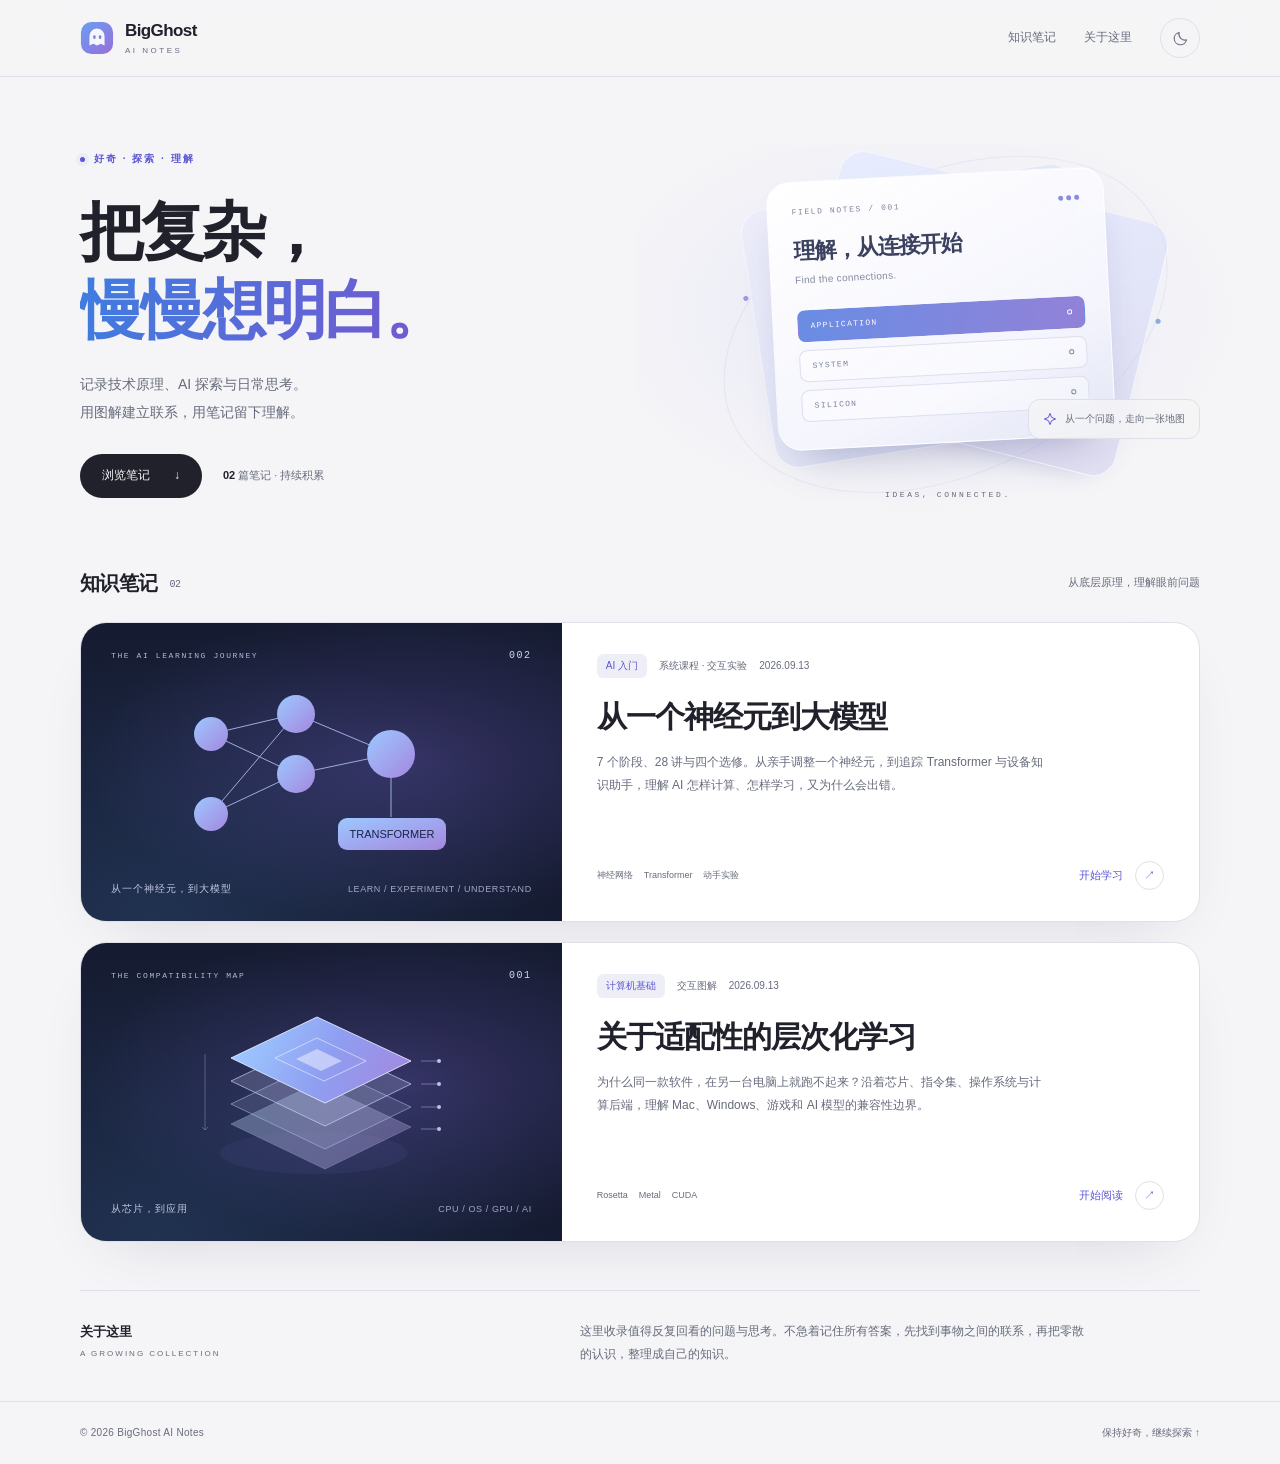
<file: site/index.html>
<!DOCTYPE html>
<html lang="zh-CN" data-theme="light">
<head>
  <link rel="icon" href="./favicon.ico" sizes="16x16 32x32 48x48">
  <link rel="icon" type="image/svg+xml" sizes="any" href="[data-uri]">
  <meta charset="utf-8">
  <meta name="viewport" content="width=device-width, initial-scale=1">
  <meta name="description" content="BigGhost 的个人知识库。记录技术原理、AI 探索与日常思考，用图解建立联系，用笔记留下理解。">
  <meta name="theme-color" content="#f5f5f7">
  <title>BigGhost AI Notes · 让理解留下来</title>
  <script>
    try {
      const saved = localStorage.getItem('bigghost-notes-theme');
      document.documentElement.dataset.theme = saved === 'dark' || (!saved && matchMedia('(prefers-color-scheme: dark)').matches) ? 'dark' : 'light';
    } catch (_) {}
  </script>
  <style>
    :root {
      color-scheme: light;
      --bg: #f5f5f7;
      --surface: #fff;
      --ink: #20212b;
      --muted: #676b7c;
      --line: #dedfe8;
      --accent: #5c57d2;
      --glass: rgba(245,245,247,.78);
      --soft: #eeeef7;
      --shadow: 0 24px 60px -34px #36306035;
    }
    html[data-theme="dark"] {
      color-scheme: dark;
      --bg: #0c0e16;
      --surface: #171b28;
      --ink: #f0f1f8;
      --muted: #a5aabd;
      --line: #2c3041;
      --accent: #b2a4ff;
      --glass: rgba(12,14,22,.8);
      --soft: #21263b;
      --shadow: 0 24px 60px -30px #0009;
    }
    * { box-sizing: border-box; }
    html { scroll-behavior: smooth; scroll-padding-top: 94px; }
    body { margin: 0; background: var(--bg); color: var(--ink); font: 15px/1.8 -apple-system,BlinkMacSystemFont,"SF Pro Display","PingFang SC","Microsoft YaHei",sans-serif; -webkit-font-smoothing: antialiased; }
    h1,h2,h3,p { margin: 0; }
    a { color: inherit; text-decoration: none; }
    button { font: inherit; color: inherit; cursor: pointer; }
    a,button { -webkit-tap-highlight-color: transparent; touch-action: manipulation; }
    a:focus-visible,button:focus-visible { outline: 3px solid #879af7; outline-offset: 6px; }
    ::selection { background: #a9a5ff55; }
    .skip { position: fixed; left: 18px; top: -80px; z-index: 100; padding: 9px 18px; border-radius: 10px; background: var(--surface); }
    .skip:focus { top: 12px; }
    .wrap { width: min(1120px, calc(100% - 80px)); margin: 0 auto; }
    .topbar { position: sticky; top: 0; z-index: 10; background: var(--glass); backdrop-filter: blur(22px); -webkit-backdrop-filter: blur(22px); border-bottom: 1px solid var(--line); }
    .topinner { height: 76px; display: flex; align-items: center; justify-content: space-between; gap: 20px; }
    .brand { display: inline-flex; align-items: center; gap: 11px; line-height: 1.2; }
    .brand-icon { width: 34px; height: 34px; flex-shrink: 0; }
    .brand-name { font-size: 17px; font-weight: 700; letter-spacing: -.6px; }
    .brand-name span { display: block; margin-top: 5px; font-size: 8px; letter-spacing: 2.5px; color: var(--muted); font-weight: 500; }
    nav { display: flex; align-items: center; gap: 28px; font-size: 12px; color: var(--muted); }
    nav a:hover { color: var(--accent); }
    .theme-toggle { width: 40px; height: 40px; border: 1px solid var(--line); border-radius: 50%; background: transparent; display: grid; place-items: center; }
    .theme-toggle[hidden] { display: none; }
    .theme-toggle:hover { background: var(--surface); }
    .theme-toggle svg { grid-area: 1/1; width: 17px; height: 17px; }
    .sun { display: none; }
    html[data-theme="dark"] .sun { display: block; }
    html[data-theme="dark"] .moon { display: none; }
    .hero { display: grid; grid-template-columns: 1.15fr 1fr; align-items: center; gap: 36px; min-height: 488px; padding: 55px 0 49px; }
    .eyebrow { display: flex; align-items: center; gap: 9px; color: var(--accent); font-size: 10px; font-weight: 600; letter-spacing: 2px; }
    .eyebrow::before { content: ""; width: 5px; height: 5px; border-radius: 50%; background: currentColor; box-shadow: 0 0 0 4px #8985ef15; }
    h1 { margin-top: 25px; font-size: clamp(42px,5.3vw,64px); line-height: 1.22; font-weight: 700; letter-spacing: -3px; }
    h1 span { display: block; }
    .gradient { background: linear-gradient(105deg,#3e7de0,#7955ce 67%,#a260a7); -webkit-background-clip: text; background-clip: text; color: transparent; }
    html[data-theme="dark"] .gradient { background-image: linear-gradient(105deg,#8cbbff,#b09cff 67%,#dfb0df); }
    .hero-copy > p { margin-top: 22px; max-width: 375px; color: var(--muted); font-size: 14px; line-height: 1.95; }
    .hero-actions { display: flex; align-items: center; flex-wrap: wrap; gap: 21px; margin-top: 28px; }
    .primary { display: inline-flex; align-items: center; gap: 24px; background: var(--ink); color: var(--bg); border-radius: 99px; padding: 11px 22px; font-size: 12px; transition: transform .2s,box-shadow .2s; }
    .primary:hover { transform: translateY(-2px); box-shadow: var(--shadow); }
    .hero-count { font-size: 11px; color: var(--muted); }
    .hero-count b { color: var(--ink); font-weight: 600; }
    .hero-art { height: 358px; position: relative; isolation: isolate; }
    .hero-art::before { content: ""; position: absolute; inset: 0 -12% -7%; z-index: -1; background: radial-gradient(ellipse at 45% 44%,#aca9fa30,transparent 67%); }
    .orbital { position: absolute; left: 3%; top: 8%; width: 93%; height: 84%; border: 1px solid #909cbd23; border-radius: 50%; transform: rotate(-25deg); }
    .orbital::before,.orbital::after { content: ""; position: absolute; width: 5px; height: 5px; border-radius: 50%; background: #9b9bdf; }
    .orbital::before { left: 13%; top: 13%; }
    .orbital::after { right: 8%; bottom: 20%; background: #8aacd6; }
    .sheet { position: absolute; width: 67%; height: 73%; left: 16%; top: 7%; border: 1px solid #fff9; border-radius: 24px; transform-origin: 50% 80%; }
    .sheet.back { background: linear-gradient(155deg,#e2eaffbb,#afa9e544); transform: rotate(14deg) translate(16px,7px); box-shadow: 0 18px 28px -25px #7b85bb77; }
    .sheet.mid { background: linear-gradient(145deg,#ececfae6,#c8d4ef99); transform: rotate(-9deg) translate(-10px,13px); }
    .sheet.front { top: 8%; height: 75%; padding: 24px; background: linear-gradient(155deg,#fff,#f5f5fdf2 68%,#e3e6f5); box-shadow: 0 26px 45px -24px #4b4b8066,inset 0 1px 0 #fff; transform: rotate(-3deg); animation: float 7s ease-in-out infinite; }
    .sheet-top { display: flex; justify-content: space-between; align-items: center; color: #7e839b; font: 8px/1.5 ui-monospace,SFMono-Regular,monospace; letter-spacing: 1.6px; }
    .sheet-top i { display: inline-block; width: 5px; height: 5px; border-radius: 50%; background: #898ee2; margin-left: 3px; }
    .sheet-title { margin-top: 18px; color: #3b4260; font-size: 22px; font-weight: 600; letter-spacing: -1px; line-height: 1.4; }
    .sheet-title span { display: block; color: #8389a0; font-size: 10px; font-weight: 400; margin-top: 6px; letter-spacing: .3px; }
    .sheet-lines { margin-top: 23px; display: grid; gap: 8px; }
    .sheet-lines div { height: 32px; border: 1px solid #dcdfee; border-radius: 8px; display: flex; align-items: center; justify-content: space-between; padding: 0 12px; font: 8px ui-monospace,SFMono-Regular,monospace; letter-spacing: 1.3px; color: #7b819d; background: #ffffff70; }
    .sheet-lines div:first-child { background: linear-gradient(100deg,#698de4,#9381d8); color: #fff; border-color: transparent; }
    .sheet-lines i { width: 5px; height: 5px; border: 1px solid currentColor; border-radius: 2px; }
    .floating-label { position: absolute; right: 0; bottom: 18%; background: var(--glass); border: 1px solid var(--line); padding: 10px 14px; border-radius: 12px; backdrop-filter: blur(16px); -webkit-backdrop-filter: blur(16px); box-shadow: var(--shadow); font-size: 10px; color: var(--muted); display: flex; align-items: center; gap: 8px; }
    .floating-label svg { color: var(--accent); width: 14px; height: 14px; }
    .art-caption { position: absolute; left: 0; right: 0; bottom: 1%; text-align: center; color: var(--muted); font: 8px ui-monospace,SFMono-Regular,monospace; letter-spacing: 2.6px; }
    html[data-theme="dark"] .sheet.front { background: linear-gradient(145deg,#303a59,#21273e 68%,#303457); border-color: #a6b5e633; box-shadow: 0 26px 45px -24px #000a,inset 0 1px 0 #ffffff20; }
    html[data-theme="dark"] .sheet.mid { background: linear-gradient(145deg,#343d61,#3c477777); border-color: #bac6f633; }
    html[data-theme="dark"] .sheet.back { background: linear-gradient(145deg,#4c467d99,#313b6155); border-color: #bac6f633; }
    html[data-theme="dark"] .sheet-title { color: #e4e7fb; }
    html[data-theme="dark"] .sheet-title span,html[data-theme="dark"] .sheet-top { color: #adb5d1; }
    html[data-theme="dark"] .sheet-lines div { color: #b9c3df; border-color: #7783b833; background: #ffffff05; }
    html[data-theme="dark"] .sheet-lines div:first-child { color: white; background: linear-gradient(100deg,#4f6cb6,#7665b1); }
    .collection { padding-bottom: 48px; }
    .section-heading { display: flex; align-items: center; justify-content: space-between; gap: 20px; margin-bottom: 21px; }
    .section-heading h2 { font-size: 20px; font-weight: 650; letter-spacing: -.6px; }
    .section-heading h2 span { color: var(--muted); font: 10px ui-monospace,SFMono-Regular,monospace; margin-left: 12px; vertical-align: middle; }
    .section-heading > span { font-size: 11px; color: var(--muted); }
    .note-card { display: grid; grid-template-columns: .86fr 1.14fr; border: 1px solid var(--line); background: var(--surface); border-radius: 26px; overflow: hidden; box-shadow: var(--shadow); transition: transform .3s,border-color .3s,box-shadow .3s; }
    .note-card:hover { transform: translateY(-4px); border-color: #979ad4; box-shadow: 0 28px 64px -33px #443e774f; }
    .note-cover { background: #151b30; color: #fff; position: relative; overflow: hidden; display: flex; flex-direction: column; justify-content: space-between; padding: 27px 30px 24px; min-height: 298px; }
    .note-cover::before { content: ""; position: absolute; inset: 0; background: radial-gradient(ellipse at 67% 47%,#7b65d74d,transparent 70%),radial-gradient(ellipse at 15% 100%,#32548366,transparent 70%); pointer-events: none; }
    .cover-top,.cover-bottom { display: flex; align-items: center; justify-content: space-between; position: relative; color: #b2b9d4; font: 8px ui-monospace,SFMono-Regular,monospace; letter-spacing: 1.6px; }
    .cover-top b { font-size: 10px; color: #d0d7f3; font-weight: 500; }
    .cover-bottom { font: 10px/1.6 -apple-system,BlinkMacSystemFont,"PingFang SC",sans-serif; letter-spacing: 1px; color: #c3cae4; }
    .cover-bottom span:last-child { color: #a0a7c6; font-size: 9px; letter-spacing: .6px; }
    .cover-diagram { width: 100%; max-width: 340px; height: 195px; align-self: center; position: relative; margin: 5px 0; }
    .note-body { padding: 31px 35px; display: flex; flex-direction: column; align-items: flex-start; }
    .note-meta { display: flex; flex-wrap: wrap; align-items: center; gap: 12px; font-size: 10px; color: var(--muted); }
    .pill { color: var(--accent); background: var(--soft); border-radius: 6px; padding: 3px 9px; }
    .note-body h3 { font-size: clamp(23px,2.7vw,30px); line-height: 1.45; letter-spacing: -1px; font-weight: 650; margin: 17px 0 12px; }
    .note-body > p { color: var(--muted); font-size: 12px; line-height: 1.95; max-width: 450px; }
    .note-bottom { display: flex; align-items: center; justify-content: space-between; gap: 20px; width: 100%; padding-top: 23px; margin-top: auto; }
    .tags { display: flex; gap: 11px; flex-wrap: wrap; color: var(--muted); font-size: 9px; }
    .read-link { display: inline-flex; align-items: center; gap: 12px; font-size: 11px; color: var(--accent); flex-shrink: 0; }
    .read-link span { display: grid; place-items: center; width: 29px; height: 29px; border: 1px solid var(--line); border-radius: 50%; transition: transform .3s; }
    .note-card:hover .read-link span { transform: translateX(3px); }
    .about { border-top: 1px solid var(--line); display: grid; grid-template-columns: .86fr 1.14fr; gap: 32px; padding: 29px 0 34px; }
    .about h2 { font-size: 13px; font-weight: 600; }
    .about h2 span { display: block; color: var(--muted); font-size: 8px; font-weight: 400; letter-spacing: 2px; margin-top: 4px; }
    .about p { font-size: 12px; line-height: 1.95; color: var(--muted); max-width: 505px; }
    footer { border-top: 1px solid var(--line); }
    .footer-inner { display: flex; justify-content: space-between; align-items: center; gap: 20px; padding: 22px 0; font-size: 10px; color: var(--muted); }
    .footer-inner span:first-child { letter-spacing: .3px; }
    .footer-inner a:hover { color: var(--accent); }
    @keyframes float { 0%,100% { transform: translateY(0) rotate(-3deg); } 50% { transform: translateY(-8px) rotate(-2deg); } }
    @media(min-width:1500px) { .hero { min-height: 525px; } }
    @media(max-width:900px) {
      .wrap { width: calc(100% - 48px); }
      .hero { gap: 10px; min-height: 454px; }
      h1 { font-size: 48px; letter-spacing: -2px; }
      .hero-art { height: 317px; }
      .sheet { width: 76%; left: 10%; }
      .sheet.front { padding: 21px; height: 81%; }
      .sheet-title { font-size: 21px; }
      .sheet-lines { margin-top: 18px; }
      .floating-label { right: -6px; bottom: 9%; font-size: 9px; padding: 8px 10px; }
      .art-caption { bottom: -3%; font-size: 7px; }
      .note-card { grid-template-columns: .8fr 1.2fr; }
      .note-cover { padding: 24px 21px; }
      .note-body { padding: 27px; }
      .note-body h3 { font-size: 25px; }
      .note-bottom { flex-wrap: wrap; gap: 13px; }
    }
    @media(max-width:650px) {
      .wrap { width: calc(100% - 40px); }
      .topinner { height: 66px; }
      .brand-icon { width: 30px; height: 30px; }
      .brand-name { font-size: 15px; }
      .brand-name span { font-size: 7px; letter-spacing: 2px; }
      nav { gap: 18px; font-size: 11px; }
      nav .about-nav { display: none; }
      .theme-toggle { width: 38px; height: 38px; }
      .hero { grid-template-columns: 1fr; padding: 43px 0 34px; gap: 20px; }
      .hero-copy { text-align: center; }
      .eyebrow { justify-content: center; font-size: 9px; }
      h1 { font-size: clamp(43px,10vw,58px); margin-top: 23px; line-height: 1.2; }
      .hero-copy > p { margin: 20px auto 0; max-width: 330px; font-size: 13px; }
      .hero-actions { justify-content: center; gap: 17px; margin-top: 23px; }
      .primary { padding: 10px 20px; }
      .hero-count { font-size: 10px; }
      .hero-art { height: 300px; width: min(350px,100%); margin: 3px auto 0; }
      .hero-art::before { inset: 0 -5% -7%; }
      .orbital { left: 8%; top: 12%; width: 84%; height: 78%; }
      .sheet { width: 65%; left: 18%; }
      .sheet.front { padding: 20px; height: 79%; }
      .sheet-title { font-size: 21px; margin-top: 15px; }
      .sheet-lines { margin-top: 16px; gap: 7px; }
      .sheet-lines div { height: 29px; }
      .floating-label { right: 0; bottom: 11%; }
      .art-caption { bottom: 0; }
      .section-heading { margin-bottom: 17px; }
      .section-heading h2 { font-size: 18px; }
      .section-heading > span { font-size: 10px; }
      .note-card { grid-template-columns: 1fr; border-radius: 22px; }
      .note-cover { min-height: 246px; padding: 23px; }
      .cover-diagram { height: 174px; max-width: 300px; margin: 0; }
      .note-body { padding: 25px 24px; }
      .note-body h3 { font-size: 25px; margin: 16px 0 12px; }
      .note-bottom { padding-top: 21px; flex-wrap: nowrap; gap: 12px; }
      .tags { gap: 8px; }
      .read-link { gap: 8px; }
      .collection { padding-bottom: 34px; }
      .about { grid-template-columns: 1fr; gap: 14px; padding: 26px 0; }
      .about h2 { display: flex; align-items: center; gap: 14px; }
      .about h2 span { margin: 0; }
      .footer-inner { padding: 20px 0; font-size: 9px; gap: 10px; }
    }
    @media(prefers-reduced-motion:reduce) {
      html { scroll-behavior: auto; }
      *,*::before,*::after { animation: none !important; transition: none !important; }
    }
    @media print {
      :root,html[data-theme="dark"] { --bg:#fff; --surface:#fff; --ink:#20212b; --muted:#676b7c; --line:#ddd; --soft:#eeeef7; --accent:#5c57d2; }
      .topbar { position: static; background: white; }
      nav,.hero-art,.hero-actions,.skip { display: none; }
      .hero { display: block; min-height: 0; padding: 30px 0; }
      h1 { font-size: 36px; }
      .gradient { background: none; color: var(--accent); }
      .note-card { box-shadow: none; break-inside: avoid; }
      .note-cover { print-color-adjust: exact; -webkit-print-color-adjust: exact; }
    }
    .collection > article + article { margin-top:20px; }
    @media(max-width:650px){.collection > article + article { margin-top:16px; }}
  </style>
</head>
<body id="top">
  <a class="skip" href="#main">跳到主要内容</a>
  <header class="topbar">
    <div class="wrap topinner">
      <a class="brand" href="./index.html" aria-label="BigGhost AI Notes 首页">
        <svg class="brand-icon" viewBox="0 0 36 36" fill="none" aria-hidden="true"><defs><linearGradient id="ghost" x1="4" y1="2" x2="32" y2="34" gradientUnits="userSpaceOnUse"><stop stop-color="#6c9cf0"/><stop offset="1" stop-color="#9670dc"/></linearGradient></defs><rect x="1" y="1" width="34" height="34" rx="11" fill="url(#ghost)"/><path d="M10 26V16a8 8 0 0 1 16 0v10l-4-2-4 2-4-2-4 2Z" fill="white" fill-opacity=".92"/><rect x="14" y="15" width="2.5" height="4" rx="1.25" fill="#7d83d8"/><rect x="20" y="15" width="2.5" height="4" rx="1.25" fill="#7d83d8"/></svg>
        <span class="brand-name">BigGhost<span>AI NOTES</span></span>
      </a>
      <nav aria-label="主导航">
        <a href="#notes">知识笔记</a>
        <a class="about-nav" href="#about">关于这里</a>
        <button class="theme-toggle" id="theme-toggle" type="button" aria-label="切换到深色模式" aria-pressed="false" hidden>
          <svg class="moon" viewBox="0 0 24 24" fill="none" stroke="currentColor" stroke-width="1.5" aria-hidden="true"><path d="M20.5 14A8.7 8.7 0 0 1 10 3.5 8.8 8.8 0 1 0 20.5 14Z"/></svg>
          <svg class="sun" viewBox="0 0 24 24" fill="none" stroke="currentColor" stroke-width="1.5" stroke-linecap="round" aria-hidden="true"><circle cx="12" cy="12" r="4"/><path d="M12 2v2m0 16v2M2 12h2m16 0h2M5 5l1.5 1.5m11 11L19 19M5 19l1.5-1.5m11-11L19 5"/></svg>
        </button>
      </nav>
    </div>
  </header>
  <main id="main" class="wrap">
    <section class="hero" aria-labelledby="hero-title">
      <div class="hero-copy">
        <div class="eyebrow">好奇 · 探索 · 理解</div>
        <h1 id="hero-title"><span>把复杂，</span><span class="gradient">慢慢想明白。</span></h1>
        <p>记录技术原理、AI 探索与日常思考。<br>用图解建立联系，用笔记留下理解。</p>
        <div class="hero-actions">
          <a class="primary" href="#notes">浏览笔记 <span aria-hidden="true">↓</span></a>
          <span class="hero-count"><b>02</b> 篇笔记 · 持续积累</span>
        </div>
      </div>
      <div class="hero-art" aria-hidden="true">
        <div class="orbital"></div>
        <div class="sheet back"></div><div class="sheet mid"></div>
        <div class="sheet front">
          <div class="sheet-top"><span>FIELD NOTES / 001</span><span><i></i><i></i><i></i></span></div>
          <div class="sheet-title">理解，从连接开始<span>Find the connections.</span></div>
          <div class="sheet-lines"><div>APPLICATION <i></i></div><div>SYSTEM <i></i></div><div>SILICON <i></i></div></div>
        </div>
        <div class="floating-label"><svg viewBox="0 0 20 20" fill="none" stroke="currentColor" stroke-width="1.4"><path d="m10 2 2.3 5.7L18 10l-5.7 2.3L10 18l-2.3-5.7L2 10l5.7-2.3L10 2Z"/></svg>从一个问题，走向一张地图</div>
        <div class="art-caption">IDEAS, CONNECTED.</div>
      </div>
    </section>
    <section class="collection" id="notes" aria-labelledby="notes-title">
      <div class="section-heading"><h2 id="notes-title">知识笔记<span>02</span></h2><span>从底层原理，理解眼前问题</span></div>
<article><a class="note-card" href="notes/ai-foundations/index.html" aria-labelledby="note-ai-foundations-title" aria-describedby="note-ai-foundations-summary"><div class="note-cover" aria-hidden="true"><div class="cover-top"><span>THE AI LEARNING JOURNEY</span><b>002</b></div><svg class="cover-diagram" viewBox="0 0 340 195" fill="none"><defs><linearGradient id="ai-course-cover-grad" x1="0" y1="0" x2="1" y2="1"><stop stop-color="#9dc8ff"/><stop offset="1" stop-color="#a487df"/></linearGradient></defs><g stroke="#9baed8"><path d="M60 60L145 40M60 60L145 100M60 140L145 40M60 140L145 100M145 40L240 80M145 100L240 80M240 80V143"/></g><g fill="url(#ai-course-cover-grad)"><circle cx="60" cy="60" r="17"/><circle cx="60" cy="140" r="17"/><circle cx="145" cy="40" r="19"/><circle cx="145" cy="100" r="19"/><circle cx="240" cy="80" r="24"/><rect x="187" y="144" width="108" height="32" rx="9"/></g><text x="241" y="164" fill="#1a2346" text-anchor="middle" font-size="11">TRANSFORMER</text></svg><div class="cover-bottom"><span>从一个神经元，到大模型</span><span>LEARN / EXPERIMENT / UNDERSTAND</span></div></div><div class="note-body"><div class="note-meta"><span class="pill">AI 入门</span><span>系统课程 · 交互实验</span><time datetime="2026-09-13">2026.09.13</time></div><h3 id="note-ai-foundations-title">从一个神经元到大模型</h3><p id="note-ai-foundations-summary">7 个阶段、28 讲与四个选修。从亲手调整一个神经元，到追踪 Transformer 与设备知识助手，理解 AI 怎样计算、怎样学习，又为什么会出错。</p><div class="note-bottom"><div class="tags"><span>神经网络</span><span>Transformer</span><span>动手实验</span></div><span class="read-link">开始学习 <span aria-hidden="true">↗</span></span></div></div></a></article>
      <article>
        <a class="note-card" href="notes/compatibility-layers/index.html" aria-labelledby="note-title" aria-describedby="note-summary">
          <div class="note-cover" aria-hidden="true">
            <div class="cover-top"><span>THE COMPATIBILITY MAP</span><b>001</b></div>
            <svg class="cover-diagram" viewBox="0 0 340 195" fill="none">
              <defs><linearGradient id="slab" x1="94" y1="41" x2="248" y2="117" gradientUnits="userSpaceOnUse"><stop stop-color="#9dc8ff"/><stop offset=".5" stop-color="#8f9ef1"/><stop offset="1" stop-color="#a487df"/></linearGradient><linearGradient id="lower" x1="93" y1="87" x2="244" y2="164" gradientUnits="userSpaceOnUse"><stop stop-color="#637697" stop-opacity=".8"/><stop offset="1" stop-color="#a398d0" stop-opacity=".4"/></linearGradient></defs>
              <ellipse cx="163" cy="159" rx="94" ry="21" fill="#8385d7" opacity=".08"/>
              <path d="m80 130 86-41 94 44-86 42-94-45Z" fill="url(#lower)" stroke="#8491b8" stroke-opacity=".5"/>
              <path d="m80 110 86-41 94 44-86 42-94-45Z" fill="#acb8e1" fill-opacity=".16" stroke="#b1bde6" stroke-opacity=".55"/>
              <path d="m80 87 86-41 94 44-86 42-94-45Z" fill="#bdc8ed" fill-opacity=".21" stroke="#d0d9fb" stroke-opacity=".65"/>
              <path d="m80 64 86-41 94 44-86 42-94-45Z" fill="url(#slab)" stroke="#e4eaff" stroke-opacity=".9"/>
              <path d="m124 64 42-20 49 23-42 20-49-23Z" stroke="#f1f3ff" stroke-opacity=".6"/>
              <path d="m145 65 21-10 25 12-21 10-25-12Z" fill="#e6eaff" fill-opacity=".6"/>
              <path d="M270 67h16M270 90h16M270 113h16M270 135h16" stroke="#9da9d4" stroke-opacity=".55"/>
              <circle cx="288" cy="67" r="2" fill="#bbc3ec"/><circle cx="288" cy="90" r="2" fill="#bbc3ec"/><circle cx="288" cy="113" r="2" fill="#bbc3ec"/><circle cx="288" cy="135" r="2" fill="#bbc3ec"/>
              <path d="M54 60v76m-3-3 3 3 3-3" stroke="#a1add7" stroke-opacity=".4"/>
            </svg>
            <div class="cover-bottom"><span>从芯片，到应用</span><span>CPU / OS / GPU / AI</span></div>
          </div>
          <div class="note-body">
            <div class="note-meta"><span class="pill">计算机基础</span><span>交互图解</span><time datetime="2026-09-13">2026.09.13</time></div>
            <h3 id="note-title">关于适配性的层次化学习</h3>
            <p id="note-summary">为什么同一款软件，在另一台电脑上就跑不起来？沿着芯片、指令集、操作系统与计算后端，理解 Mac、Windows、游戏和 AI 模型的兼容性边界。</p>
            <div class="note-bottom"><div class="tags"><span>Rosetta</span><span>Metal</span><span>CUDA</span></div><span class="read-link">开始阅读 <span aria-hidden="true">↗</span></span></div>
          </div>
        </a>
      </article>
    </section>
    <section class="about" id="about" aria-labelledby="about-title">
      <h2 id="about-title">关于这里<span>A GROWING COLLECTION</span></h2>
      <p>这里收录值得反复回看的问题与思考。不急着记住所有答案，先找到事物之间的联系，再把零散的认识，整理成自己的知识。</p>
    </section>
  </main>
  <footer><div class="wrap footer-inner"><span>© 2026 BigGhost AI Notes</span><a href="#top">保持好奇，继续探索 ↑</a></div></footer>
  <script>
    (() => {
      const button = document.getElementById('theme-toggle');
      const meta = document.querySelector('meta[name="theme-color"]');
      function update() {
        const dark = document.documentElement.dataset.theme === 'dark';
        button.setAttribute('aria-pressed', String(dark));
        button.setAttribute('aria-label', dark ? '切换到浅色模式' : '切换到深色模式');
        meta.content = dark ? '#0c0e16' : '#f5f5f7';
      }
      button.hidden = false;
      update();
      button.addEventListener('click', () => {
        const next = document.documentElement.dataset.theme === 'dark' ? 'light' : 'dark';
        document.documentElement.dataset.theme = next;
        try { localStorage.setItem('bigghost-notes-theme', next); } catch (_) {}
        update();
      });
    })();
  </script>
</body>
</html>
</file>
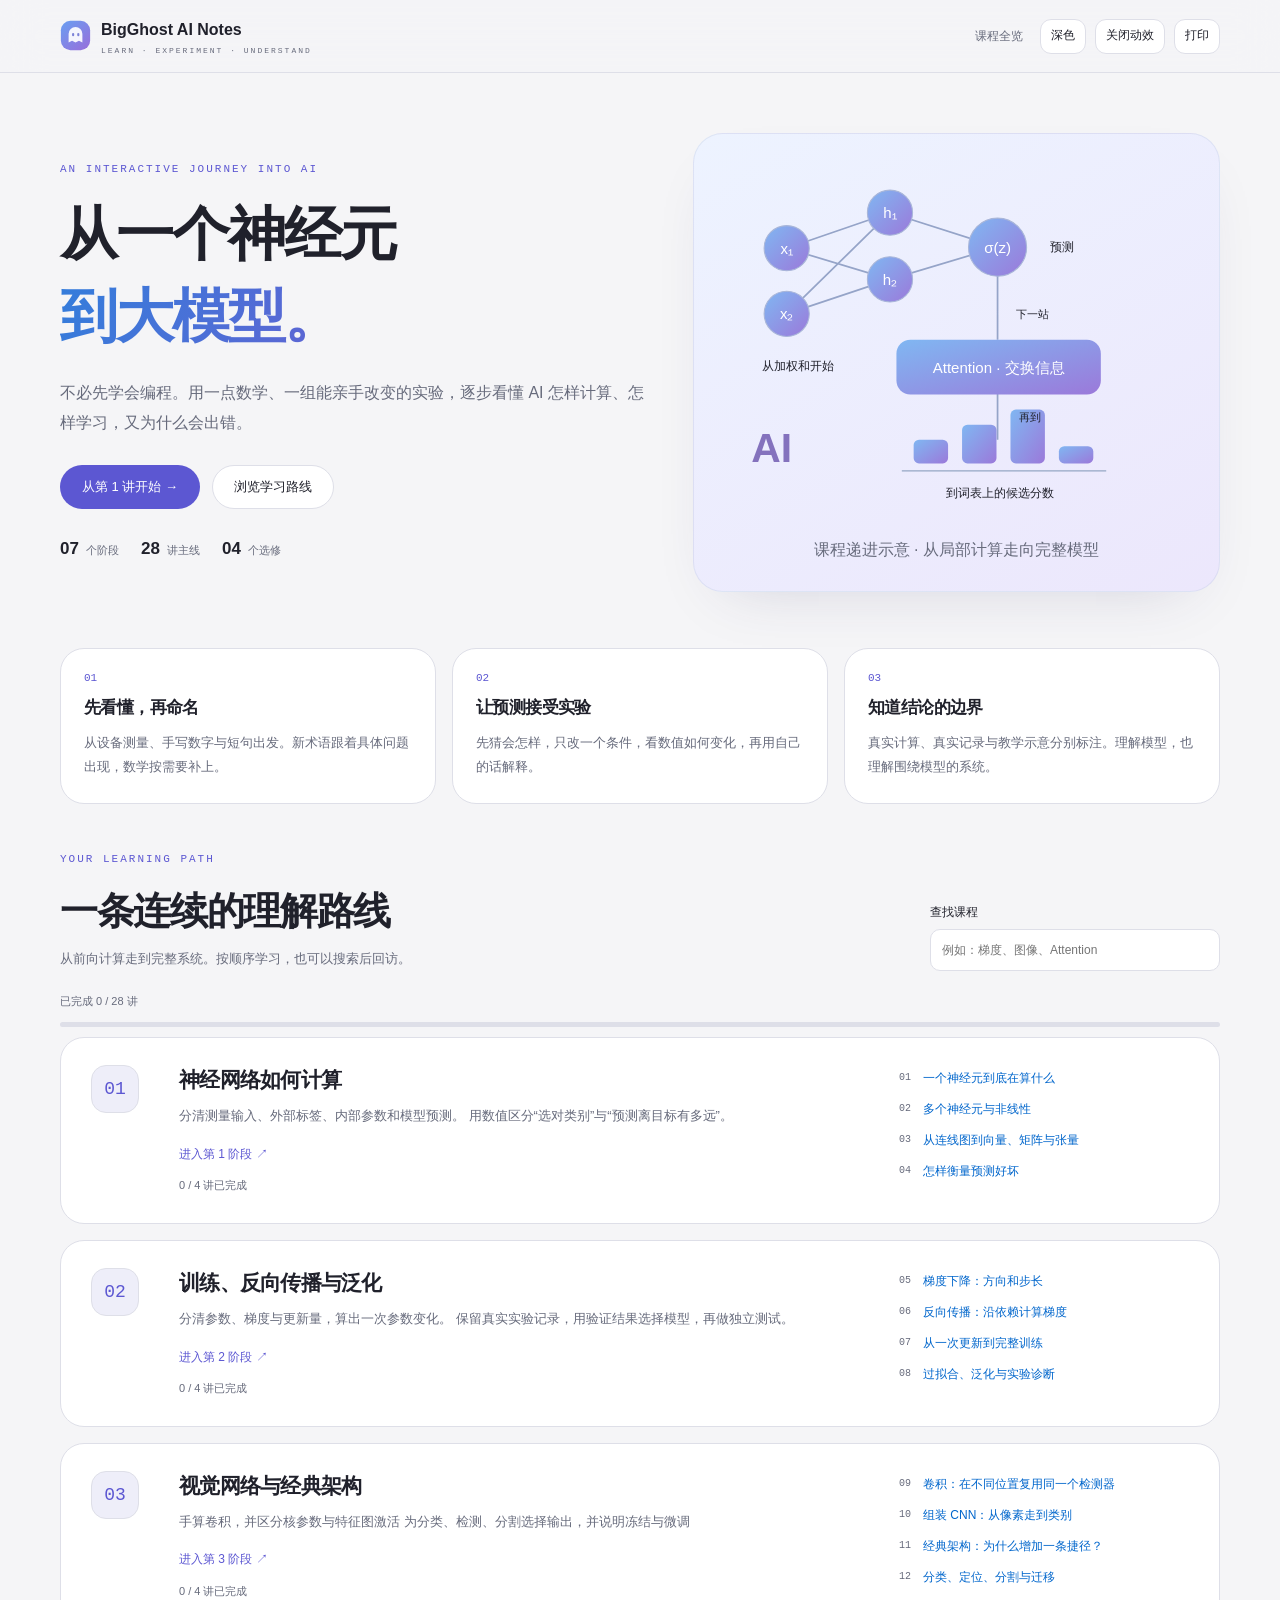
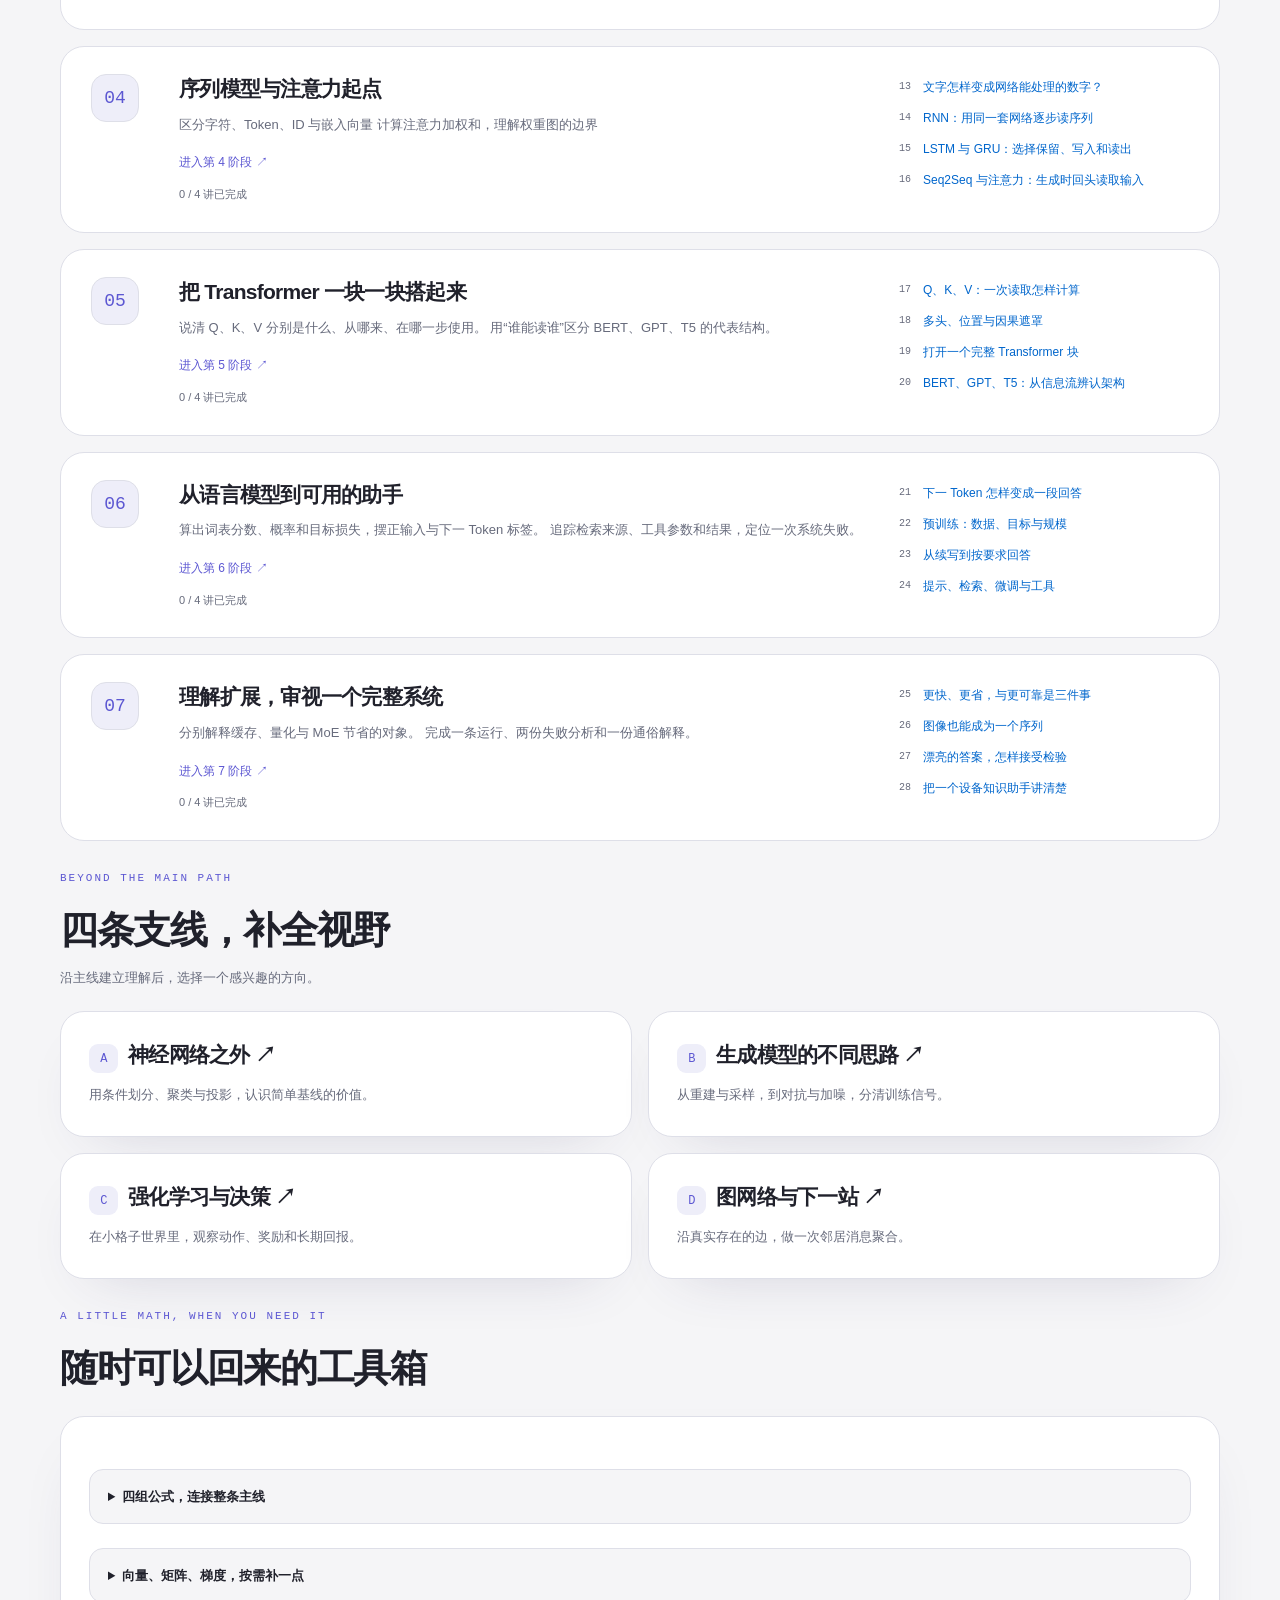
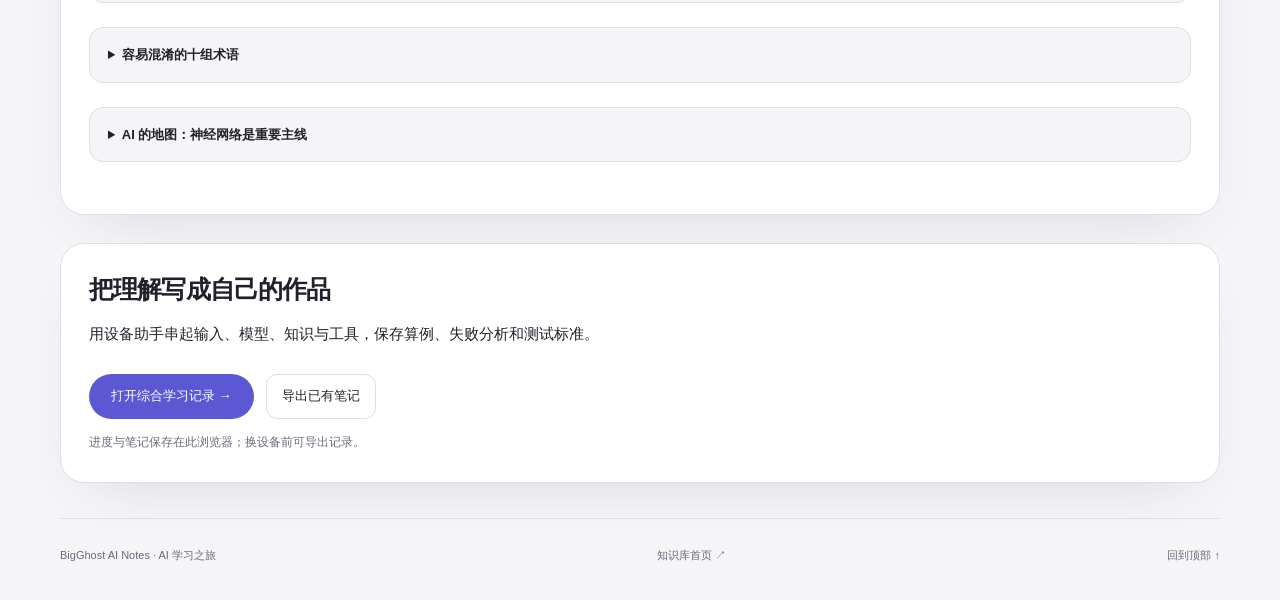
<file: site/notes/ai-foundations/index.html>
<!DOCTYPE html><html lang="zh-CN" data-theme="light" data-motion="on"><head><meta charset="utf-8"><meta name="viewport" content="width=device-width,initial-scale=1"><title>从一个神经元到大模型 · BigGhost AI Notes</title><meta name="description" content="7 个阶段、28 讲与四个选修。用可操作的数值实验，理解神经网络、训练、Transformer 和 AI 应用系统。"><meta name="theme-color" content="#f5f5f7"><link rel="icon" href="../../favicon.ico" sizes="16x16 32x32 48x48">
<link rel="icon" type="image/svg+xml" sizes="any" href="[data-uri]"><script>try{const s=localStorage.getItem('bigghost-note-ai-foundations-theme');document.documentElement.dataset.theme=s==='dark'||(!s&&matchMedia('(prefers-color-scheme: dark)').matches)?'dark':'light';document.documentElement.dataset.motion=localStorage.getItem('bigghost-note-ai-foundations-motion')==='off'||matchMedia('(prefers-reduced-motion: reduce)').matches?'off':'on';}catch(_){}</script><link rel="stylesheet" href="assets/course.css"></head><body id="top"><a class="skip" href="#main">跳转到主要内容</a><header class="topbar"><div class="wrap topinner"><a class="brand" href="../../index.html"><img src="../../favicon.svg" alt=""><span>BigGhost AI Notes<small>LEARN · EXPERIMENT · UNDERSTAND</small></span></a><div class="top-actions"><a href="index.html">课程全览</a><button data-theme-toggle>深色</button><button data-motion-toggle>关闭动效</button><button data-print>打印</button></div></div></header><main id="main" class="wrap"><section class="hero hero-home"><div><div class="eyebrow">AN INTERACTIVE JOURNEY INTO AI</div><h1><span>从一个神经元</span><span class="gradient">到大模型。</span></h1><p>不必先学会编程。用一点数学、一组能亲手改变的实验，逐步看懂 AI 怎样计算、怎样学习，又为什么会出错。</p><div class="hero-actions"><a class="button primary" data-resume href="stage-1.html#lesson-1">从第 1 讲开始 →</a><a class="button" href="#roadmap">浏览学习路线</a></div><div class="hero-meta"><span><b>07</b> 个阶段</span><span><b>28</b> 讲主线</span><span><b>04</b> 个选修</span></div></div><div class="hero-diagram"><svg viewBox="0 0 440 330" role="img" aria-labelledby="hero-network-title"><title id="hero-network-title">课程路线：从神经元计算，到注意力，再到词表输出</title><defs><linearGradient id="course-block-gradient" x1="0" y1="0" x2="1" y2="1"><stop stop-color="#80b7f2"/><stop offset="1" stop-color="#9b79da"/></linearGradient></defs><g stroke="#95a4c8" stroke-width="1.6" fill="none"><path d="M62 82L158 49M62 82L158 111M62 143L158 49M62 143L158 111M158 49L258 81M158 111L258 81M258 81V167M258 214V260"/></g><g fill="url(#course-block-gradient)" stroke="#a9b6d9"><circle cx="62" cy="82" r="21"/><circle cx="62" cy="143" r="21"/><circle cx="158" cy="49" r="21"/><circle cx="158" cy="111" r="21"/><circle cx="258" cy="81" r="27"/></g><g fill="#fff" font-size="14" text-anchor="middle"><text x="62" y="87">x₁</text><text x="62" y="148">x₂</text><text x="158" y="54">h₁</text><text x="158" y="116">h₂</text><text x="258" y="86">σ(z)</text></g><g fill="currentColor" font-size="11"><text x="39" y="195">从加权和开始</text><text x="307" y="85">预测</text></g><rect x="164" y="167" width="190" height="51" rx="13" fill="url(#course-block-gradient)"/><text x="259" y="198" text-anchor="middle" fill="#fff" font-size="14">Attention · 交换信息</text><g fill="url(#course-block-gradient)"><rect x="180" y="260" width="32" height="22" rx="5"/><rect x="225" y="246" width="32" height="36" rx="5"/><rect x="270" y="232" width="32" height="50" rx="5"/><rect x="315" y="266" width="32" height="16" rx="5"/></g><path d="M169 289h190" stroke="#96a7c5"/><text x="275" y="147" fill="currentColor" font-size="10">下一站</text><text x="278" y="243" fill="currentColor" font-size="10">再到</text><text x="260" y="313" text-anchor="middle" fill="currentColor" font-size="11">到词表上的候选分数</text><text x="29" y="281" fill="#8472bd" font-size="38" font-weight="600">AI</text></svg><p class="diagram-caption">课程递进示意 · 从局部计算走向完整模型</p></div></section><div class="orientation"><section class="card"><div class="num">01</div><h3>先看懂，再命名</h3><p>从设备测量、手写数字与短句出发。新术语跟着具体问题出现，数学按需要补上。</p></section><section class="card"><div class="num">02</div><h3>让预测接受实验</h3><p>先猜会怎样，只改一个条件，看数值如何变化，再用自己的话解释。</p></section><section class="card"><div class="num">03</div><h3>知道结论的边界</h3><p>真实计算、真实记录与教学示意分别标注。理解模型，也理解围绕模型的系统。</p></section></div><section id="roadmap"><div class="section-top"><div><div class="eyebrow">YOUR LEARNING PATH</div><h2>一条连续的理解路线</h2><p>从前向计算走到完整系统。按顺序学习，也可以搜索后回访。</p></div><label class="control">查找课程<input class="course-search" type="text" data-search placeholder="例如：梯度、图像、Attention" autocomplete="off"></label></div><div class="progress-text" data-progress-text>已完成 0 / 28 讲</div><div class="progress-track"><div class="progress-fill"></div></div><p class="small muted" data-search-status role="status"></p><div class="roadmap"><article class="stage-card" data-search="神经网络如何计算 看温度和振动，怎样猜一台设备是否异常？这四讲从一次具体判断出发，逐步看清模型收到什么、内部怎么算、答案怎样核对。设备与数据均为教学设定。 一个神经元到底在算什么 我们想看温度和振动，猜设备是否异常。先分清“交给模型的信息”和“模型算出的答案”，再亲手完成一次判断。 多个神经元与非线性 如果两类点怎样也不能用一条直线分开，怎么办？本讲让两个神经元先算中间数字，再看这种组合为何需要非线性。 从连线图到向量、矩阵与张量 一台设备有两个数字，四台设备就有四组。怎样把这些数字排整齐，让同一个网络成批计算，同时不弄混参数与结果？ 怎样衡量预测好坏 模型给出答案后，怎样判断有没有进步？只看类别是否正确还不够，我们还需要一个衡量预测与目标差距的数字。"><div class="stage-number">01</div><div><h3><a href="stage-1.html">神经网络如何计算</a></h3><p>分清测量输入、外部标签、内部参数和模型预测。 用数值区分“选对类别”与“预测离目标有多远”。</p><a class="stage-link" href="stage-1.html">进入第 1 阶段 ↗</a><div class="stage-status" data-stage-progress="1">0 / 4 讲已完成</div></div><ol class="stage-lessons"><li><a href="stage-1.html#lesson-1"><b>01</b><span>一个神经元到底在算什么</span></a></li><li><a href="stage-1.html#lesson-2"><b>02</b><span>多个神经元与非线性</span></a></li><li><a href="stage-1.html#lesson-3"><b>03</b><span>从连线图到向量、矩阵与张量</span></a></li><li><a href="stage-1.html#lesson-4"><b>04</b><span>怎样衡量预测好坏</span></a></li></ol></article><article class="stage-card" data-search="训练、反向传播与泛化 已经会算一次预测，接下来怎样让它变好？先用一个参数看清方向与步长，再沿小网络求变化率，最后训练真实的小模型，检查它能否处理新样本。 梯度下降：方向和步长 如果一个参数往左或往右调，损失会怎样变化？先用一个只有一个参数的小问题，看清“往哪边改”和“一次改多少”。 反向传播：沿依赖计算梯度 参数影响中间结果，中间结果再影响预测。怎样顺着这些依赖，算出每个参数对最终损失的变化率？我们只用一个极小网络逐步核对。 从一次更新到完整训练 现在会更新一次参数了。如果有 200 条设备记录，哪些用来学习，哪些用来检查？一次更新与一轮训练又有什么区别？ 过拟合、泛化与实验诊断 训练点分对了，新设备也会分对吗？本讲先区分“见过的数据”与“新的同类数据”，再用一次只改一个条件的实验寻找证据。"><div class="stage-number">02</div><div><h3><a href="stage-2.html">训练、反向传播与泛化</a></h3><p>分清参数、梯度与更新量，算出一次参数变化。 保留真实实验记录，用验证结果选择模型，再做独立测试。</p><a class="stage-link" href="stage-2.html">进入第 2 阶段 ↗</a><div class="stage-status" data-stage-progress="2">0 / 4 讲已完成</div></div><ol class="stage-lessons"><li><a href="stage-2.html#lesson-5"><b>05</b><span>梯度下降：方向和步长</span></a></li><li><a href="stage-2.html#lesson-6"><b>06</b><span>反向传播：沿依赖计算梯度</span></a></li><li><a href="stage-2.html#lesson-7"><b>07</b><span>从一次更新到完整训练</span></a></li><li><a href="stage-2.html#lesson-8"><b>08</b><span>过拟合、泛化与实验诊断</span></a></li></ol></article><article class="stage-card" data-search="视觉网络与经典架构 从“拿一张小权重表处理一块图片”开始，先分清窗口、核与特征图，再沿尺寸追踪整个网络。最后比较不同任务需要什么输出，以及已有参数怎样复用。 卷积：在不同位置复用同一个检测器 图片中的一条竖边从左边移到右边，能否仍用同一套规则找到它？先用一张小权重表，算出一个位置的响应，再把它移到下一个位置。 组装 CNN：从像素走到类别 一张图怎样变成“更像 3，还是更像 8”？把局部响应逐步汇总，再交给分类头。每一步先问：这里有几张数值表，每张多大？ 经典架构：为什么增加一条捷径？ 往网络里多加一层，怎样让它至少有机会保留已有结果？残差连接让输入直接走一条路，再加上另一条路算出的修正。 分类、定位、分割与迁移 一张图里有两个数字：只要知道有哪些，还是要指出各自的位置？先说明要什么答案，再决定网络怎样输出、需要怎样的训练标签。"><div class="stage-number">03</div><div><h3><a href="stage-3.html">视觉网络与经典架构</a></h3><p>手算卷积，并区分核参数与特征图激活 为分类、检测、分割选择输出，并说明冻结与微调</p><a class="stage-link" href="stage-3.html">进入第 3 阶段 ↗</a><div class="stage-status" data-stage-progress="3">0 / 4 讲已完成</div></div><ol class="stage-lessons"><li><a href="stage-3.html#lesson-9"><b>09</b><span>卷积：在不同位置复用同一个检测器</span></a></li><li><a href="stage-3.html#lesson-10"><b>10</b><span>组装 CNN：从像素走到类别</span></a></li><li><a href="stage-3.html#lesson-11"><b>11</b><span>经典架构：为什么增加一条捷径？</span></a></li><li><a href="stage-3.html#lesson-12"><b>12</b><span>分类、定位、分割与迁移</span></a></li></ol></article><article class="stage-card" data-search="序列模型与注意力起点 文字先变成可查表的处理单位，再变成数值向量。RNN 让前面留下的状态向后传；门控调节保留与写入；注意力让每个输出步骤重新读取需要的源信息。 文字怎样变成网络能处理的数字？ “温度正常”不能直接与权重相乘。先把文字分块、给每块编号，再取出对应的一组数。分块、编号、向量各做一件不同的事。 RNN：用同一套网络逐步读序列 读到句尾时，怎样仍让开头影响结果？RNN 每读一个新输入，就用“新输入＋已有状态”算出下一份状态。 LSTM 与 GRU：选择保留、写入和读出 某条信息需要留到句尾，新输入却不断到来。能否把“保留多少旧信息”“写入多少新信息”“现在输出多少”分开控制？ Seq2Seq 与注意力：生成时回头读取输入 把“温度 偏高”变成“temperature is high”时，生成不同位置可能需要不同线索。先保存输入各处的表示，再按当前需要读出一份数值摘要。"><div class="stage-number">04</div><div><h3><a href="stage-4.html">序列模型与注意力起点</a></h3><p>区分字符、Token、ID 与嵌入向量 计算注意力加权和，理解权重图的边界</p><a class="stage-link" href="stage-4.html">进入第 4 阶段 ↗</a><div class="stage-status" data-stage-progress="4">0 / 4 讲已完成</div></div><ol class="stage-lessons"><li><a href="stage-4.html#lesson-13"><b>13</b><span>文字怎样变成网络能处理的数字？</span></a></li><li><a href="stage-4.html#lesson-14"><b>14</b><span>RNN：用同一套网络逐步读序列</span></a></li><li><a href="stage-4.html#lesson-15"><b>15</b><span>LSTM 与 GRU：选择保留、写入和读出</span></a></li><li><a href="stage-4.html#lesson-16"><b>16</b><span>Seq2Seq 与注意力：生成时回头读取输入</span></a></li></ol></article><article class="stage-card" data-search="把 Transformer 一块一块搭起来 一句话被变成数字后，一个位置怎样参考其他位置？先算一次注意力，再加入位置线索、读取限制和逐位置加工，最后把这些部件组成 Transformer。 Q、K、V：一次读取怎样计算 读到“升高”，怎样把“设备”和“温度”的信息合进来？注意力先计算各取多少，再按这个比例混合内容。 多头、位置与因果遮罩 一种读取比例不够时，可以并行做几组；还要让模型知道内容在哪个位置，以及哪些位置允许读取。 打开一个完整 Transformer 块 注意力把别处的信息读进来后，还要调整数值、继续加工，并保留原表示。这些步骤组合起来，就构成一个 Transformer 块。 BERT、GPT、T5：从信息流辨认架构 读一段已有文字、接着写下一句、把源文译成另一段话，需要的读取范围不同。先看谁能读谁，再认识 BERT、GPT、T5。"><div class="stage-number">05</div><div><h3><a href="stage-5.html">把 Transformer 一块一块搭起来</a></h3><p>说清 Q、K、V 分别是什么、从哪来、在哪一步使用。 用“谁能读谁”区分 BERT、GPT、T5 的代表结构。</p><a class="stage-link" href="stage-5.html">进入第 5 阶段 ↗</a><div class="stage-status" data-stage-progress="5">0 / 4 讲已完成</div></div><ol class="stage-lessons"><li><a href="stage-5.html#lesson-17"><b>17</b><span>Q、K、V：一次读取怎样计算</span></a></li><li><a href="stage-5.html#lesson-18"><b>18</b><span>多头、位置与因果遮罩</span></a></li><li><a href="stage-5.html#lesson-19"><b>19</b><span>打开一个完整 Transformer 块</span></a></li><li><a href="stage-5.html#lesson-20"><b>20</b><span>BERT、GPT、T5：从信息流辨认架构</span></a></li></ol></article><article class="stage-card" data-search="从语言模型到可用的助手 接到“请回答设备问题”，模型怎样选出下一词？训练怎样改变它的回答方式？如果还需要新手册和精确计算，又由谁提供？沿一次回答分清模型、训练和外部系统。 下一 Token 怎样变成一段回答 给定“设备”，模型怎样接出“正常”，再决定结束？它先计算候选分布，再选择一项；新词进入输入后，才计算下一步。 预训练：数据、目标与规模 两套模型参数一样多，为什么表现仍会不同？它们读过什么、练了多少次、怎样选检查点，都影响结果。 从续写到按要求回答 模型会续写，不一定会按问题回答。让它看一份好答案，或比较两份答案的优劣，能提供不同的训练信号。 提示、检索、微调与工具 “最新 AQ-1，5 分钟采样几次？”既要知道新版手册的间隔，又要算对时间。先找资料，再交给明确的计算函数。"><div class="stage-number">06</div><div><h3><a href="stage-6.html">从语言模型到可用的助手</a></h3><p>算出词表分数、概率和目标损失，摆正输入与下一 Token 标签。 追踪检索来源、工具参数和结果，定位一次系统失败。</p><a class="stage-link" href="stage-6.html">进入第 6 阶段 ↗</a><div class="stage-status" data-stage-progress="6">0 / 4 讲已完成</div></div><ol class="stage-lessons"><li><a href="stage-6.html#lesson-21"><b>21</b><span>下一 Token 怎样变成一段回答</span></a></li><li><a href="stage-6.html#lesson-22"><b>22</b><span>预训练：数据、目标与规模</span></a></li><li><a href="stage-6.html#lesson-23"><b>23</b><span>从续写到按要求回答</span></a></li><li><a href="stage-6.html#lesson-24"><b>24</b><span>提示、检索、微调与工具</span></a></li></ol></article><article class="stage-card" data-search="理解扩展，审视一个完整系统 学到这里，我们已经能追踪模型里的计算。最后一站把它放进实际任务：怎样减少计算开销，怎样接收图像，怎样检查答案，并用一个设备助手串起整条学习路线。 更快、更省，与更可靠是三件事 同样回答一道题，能否少做重复计算、少占内存？先看清资源花在哪里，再比较三种节省办法。 图像也能成为一个序列 Transformer 处理的是一组向量，向量也可以来自图片。本讲依次拆开三件事：怎样读图块、怎样匹配图文、怎样结合图片回答问题。 漂亮的答案，怎样接受检验 读起来顺不等于答对。先写清什么算通过，再分别检查结论、证据和任务是否完成；每个指标都要能追溯到具体题目。 把一个设备知识助手讲清楚 现在把所学放回一个完整任务：回答设备手册问题。沿同一个问题追踪资料、参数和工具结果，再主动制造一次错误，检查自己能否找出原因。"><div class="stage-number">07</div><div><h3><a href="stage-7.html">理解扩展，审视一个完整系统</a></h3><p>分别解释缓存、量化与 MoE 节省的对象。 完成一条运行、两份失败分析和一份通俗解释。</p><a class="stage-link" href="stage-7.html">进入第 7 阶段 ↗</a><div class="stage-status" data-stage-progress="7">0 / 4 讲已完成</div></div><ol class="stage-lessons"><li><a href="stage-7.html#lesson-25"><b>25</b><span>更快、更省，与更可靠是三件事</span></a></li><li><a href="stage-7.html#lesson-26"><b>26</b><span>图像也能成为一个序列</span></a></li><li><a href="stage-7.html#lesson-27"><b>27</b><span>漂亮的答案，怎样接受检验</span></a></li><li><a href="stage-7.html#lesson-28"><b>28</b><span>把一个设备知识助手讲清楚</span></a></li></ol></article></div></section><section id="electives"><div class="section-top"><div><div class="eyebrow">BEYOND THE MAIN PATH</div><h2>四条支线，补全视野</h2><p>沿主线建立理解后，选择一个感兴趣的方向。</p></div></div><div class="elective-grid"><a class="card" href="electives.html#elective-a"><h3><span class="number-badge">A</span>神经网络之外 ↗</h3><p>用条件划分、聚类与投影，认识简单基线的价值。</p></a><a class="card" href="electives.html#elective-b"><h3><span class="number-badge">B</span>生成模型的不同思路 ↗</h3><p>从重建与采样，到对抗与加噪，分清训练信号。</p></a><a class="card" href="electives.html#elective-c"><h3><span class="number-badge">C</span>强化学习与决策 ↗</h3><p>在小格子世界里，观察动作、奖励和长期回报。</p></a><a class="card" href="electives.html#elective-d"><h3><span class="number-badge">D</span>图网络与下一站 ↗</h3><p>沿真实存在的边，做一次邻居消息聚合。</p></a></div></section><section id="toolbox"><div class="section-top"><div><div class="eyebrow">A LITTLE MATH, WHEN YOU NEED IT</div><h2>随时可以回来的工具箱</h2></div></div><div class="card"><details class="math-details"><summary>四组公式，连接整条主线</summary><div class="details-body"><p><strong>神经元：</strong><code>z=w·x+b，a=φ(z)</code>。乘权重、相加、加偏置，再经过激活。<a href="stage-1.html#lesson-1">回到第 1 讲</a></p><p><strong>损失：</strong>回归可用 <code>(预测−目标)²</code>；分类可用 <code>−ln p(正确类别)</code>。把误差变成能优化的数。<a href="stage-1.html#lesson-4">回到第 4 讲</a></p><p><strong>学习：</strong><code>参数 ← 参数 − 学习率 × 梯度</code>。梯度说局部变化方向，学习率控制走多远。<a href="stage-2.html#lesson-5">回到第 5 讲</a></p><p><strong>注意力：</strong><code>A=softmax(QKᵀ/√dₖ+M)，Y=AV</code>。逐行匹配，屏蔽禁止位置，再汇总 Value。<a href="stage-5.html#lesson-17">回到第 17 讲</a></p></div></details><details class="math-details"><summary>向量、矩阵、梯度，按需补一点</summary><div class="details-body"><ul><li><strong>向量：</strong>一排有顺序的数。例如 [0.8,0.3] 分别记录一台设备的温度与振动指标。</li><li><strong>矩阵：</strong>一张数字表。本课程常约定每行一条样本、每列一个特征；换公式时仍要检查轴的含义。</li><li><strong>矩阵乘法：</strong>选左表一行、右表一列，对应数字相乘再相加，得到结果中的一项。</li><li><strong>导数：</strong>一个量小变一点，另一个量大约变多少。对多个参数分别计算这种变化率，排在一起就是梯度。</li><li><strong>链式法则：</strong>沿计算依赖逐步传递变化率；一条路径上的贡献相乘，多条路径的贡献相加。</li><li><strong>softmax：</strong>先对分数取指数，再除以指数总和，得到非负且和为 1 的数值。</li><li><strong>分类损失：</strong>先掌握 −ln p 的作用：给正确类别的概率 p 越低，惩罚越大。</li></ul></div></details><details class="math-details"><summary>容易混淆的十组术语</summary><div class="details-body"><div class="table-wrap"><table><thead><tr><th>术语</th><th>怎样区分</th></tr></thead><tbody><tr><th>参数 / 激活</th><td>参数描述计算规则；激活来自这条输入在当前规则下的结果。</td></tr><tr><th>架构 / 训练目标</th><td>架构组织计算；目标规定模型要从数据中学什么。</td></tr><tr><th>梯度 / 更新量</th><td>反传计算梯度；优化器结合学习率与状态决定更新。</td></tr><tr><th>训练 / 推理</th><td>训练改变参数；普通推理用当前参数计算。</td></tr><tr><th>batch / step / epoch</th><td>一批样本 / 一次参数更新 / 一轮遍历训练集。</td></tr><tr><th>Token / ID / Embedding</th><td>切分后的单位 / 词表编号 / 查得的向量表示。</td></tr><tr><th>logit / 概率 / 类别</th><td>任意分数 / 归一化输出 / 按规则选出的离散结果。</td></tr><tr><th>LayerNorm / softmax</th><td>前者调整表示的尺度，后者常把分数归一化为分布。</td></tr><tr><th>参数量 / 上下文长度</th><td>可调数字的数量 / 一次输入能够处理的位置数量。</td></tr><tr><th>RAG / 微调 / Agent</th><td>外部资料进入上下文 / 用数据更新参数 / 组织调用与反馈的系统。</td></tr></tbody></table></div></div></details><details class="math-details"><summary>AI 的地图：神经网络是重要主线</summary><div class="details-body"><ul><li><strong>人工智能（AI）：</strong>让机器完成感知、推理、规划和行动等任务的研究与技术，包含规则、搜索等多种路线。</li><li><strong>机器学习：</strong>主要通过数据改善系统在任务中的表现。树模型与神经网络都可以用于机器学习。</li><li><strong>深度学习：</strong>使用多层神经网络学习表示，是本课程主线。</li></ul><p>还可以按“学习信号来自哪里”区分训练方式：</p><ul><li><strong>监督学习：</strong>使用外部给定的已知结果作为标签，例如检修人员标记设备正常或异常。</li><li><strong>自监督学习：</strong>从数据本身构造目标，例如遮住一个词让模型预测，或预测后续 Token。</li><li><strong>无监督学习：</strong>没有外部类别标签，也可以用聚类、重建等目标学习数据结构。</li><li><strong>强化学习：</strong>从与环境交互的回报中学习怎样选择行动。</li></ul><p>这些是在比较学习信号；同一系统可以组合多种方法。</p><div class="flow"><span>架构：CNN / Transformer</span><span>训练：预训练 / SFT / DPO</span><span>系统：RAG / 工具 / Agent</span></div><p>同一个系统可以同时采用这些不同层面的设计。</p></div></details></div></section><section class="card" style="margin-top:28px"><h2 style="font-size:25px">把理解写成自己的作品</h2><p style="margin-top:12px">用设备助手串起输入、模型、知识与工具，保存算例、失败分析和测试标准。</p><div class="hero-actions"><a class="button primary" href="workbook.html">打开综合学习记录 →</a><button data-export>导出已有笔记</button></div><p class="small muted" style="margin-top:12px" data-storage-status>进度与笔记保存在此浏览器；换设备或清理浏览器前，请导出记录。</p></section><footer class="footer"><span>BigGhost AI Notes · AI 学习之旅</span><a href="../../index.html">知识库首页 ↗</a><a href="#top">回到顶部 ↑</a></footer></main><script src="assets/course.js" defer></script></body></html>
</file>
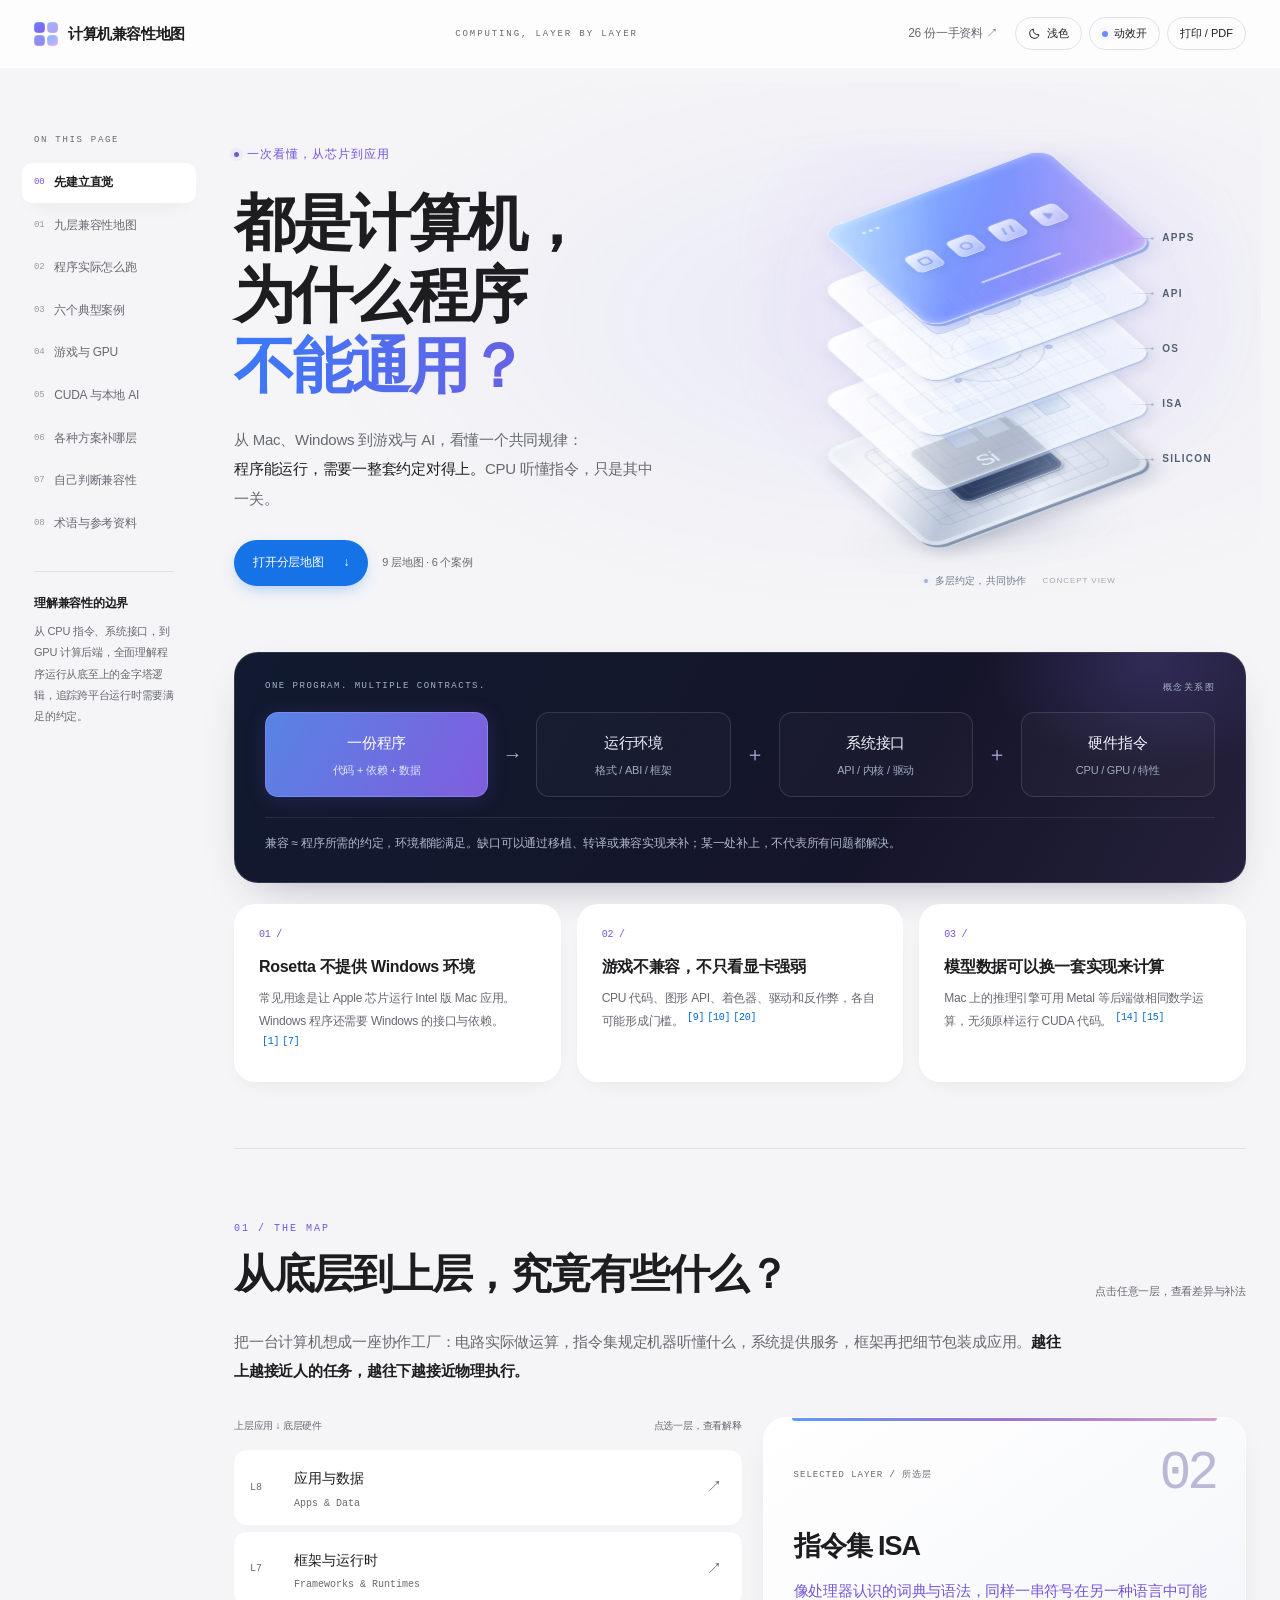
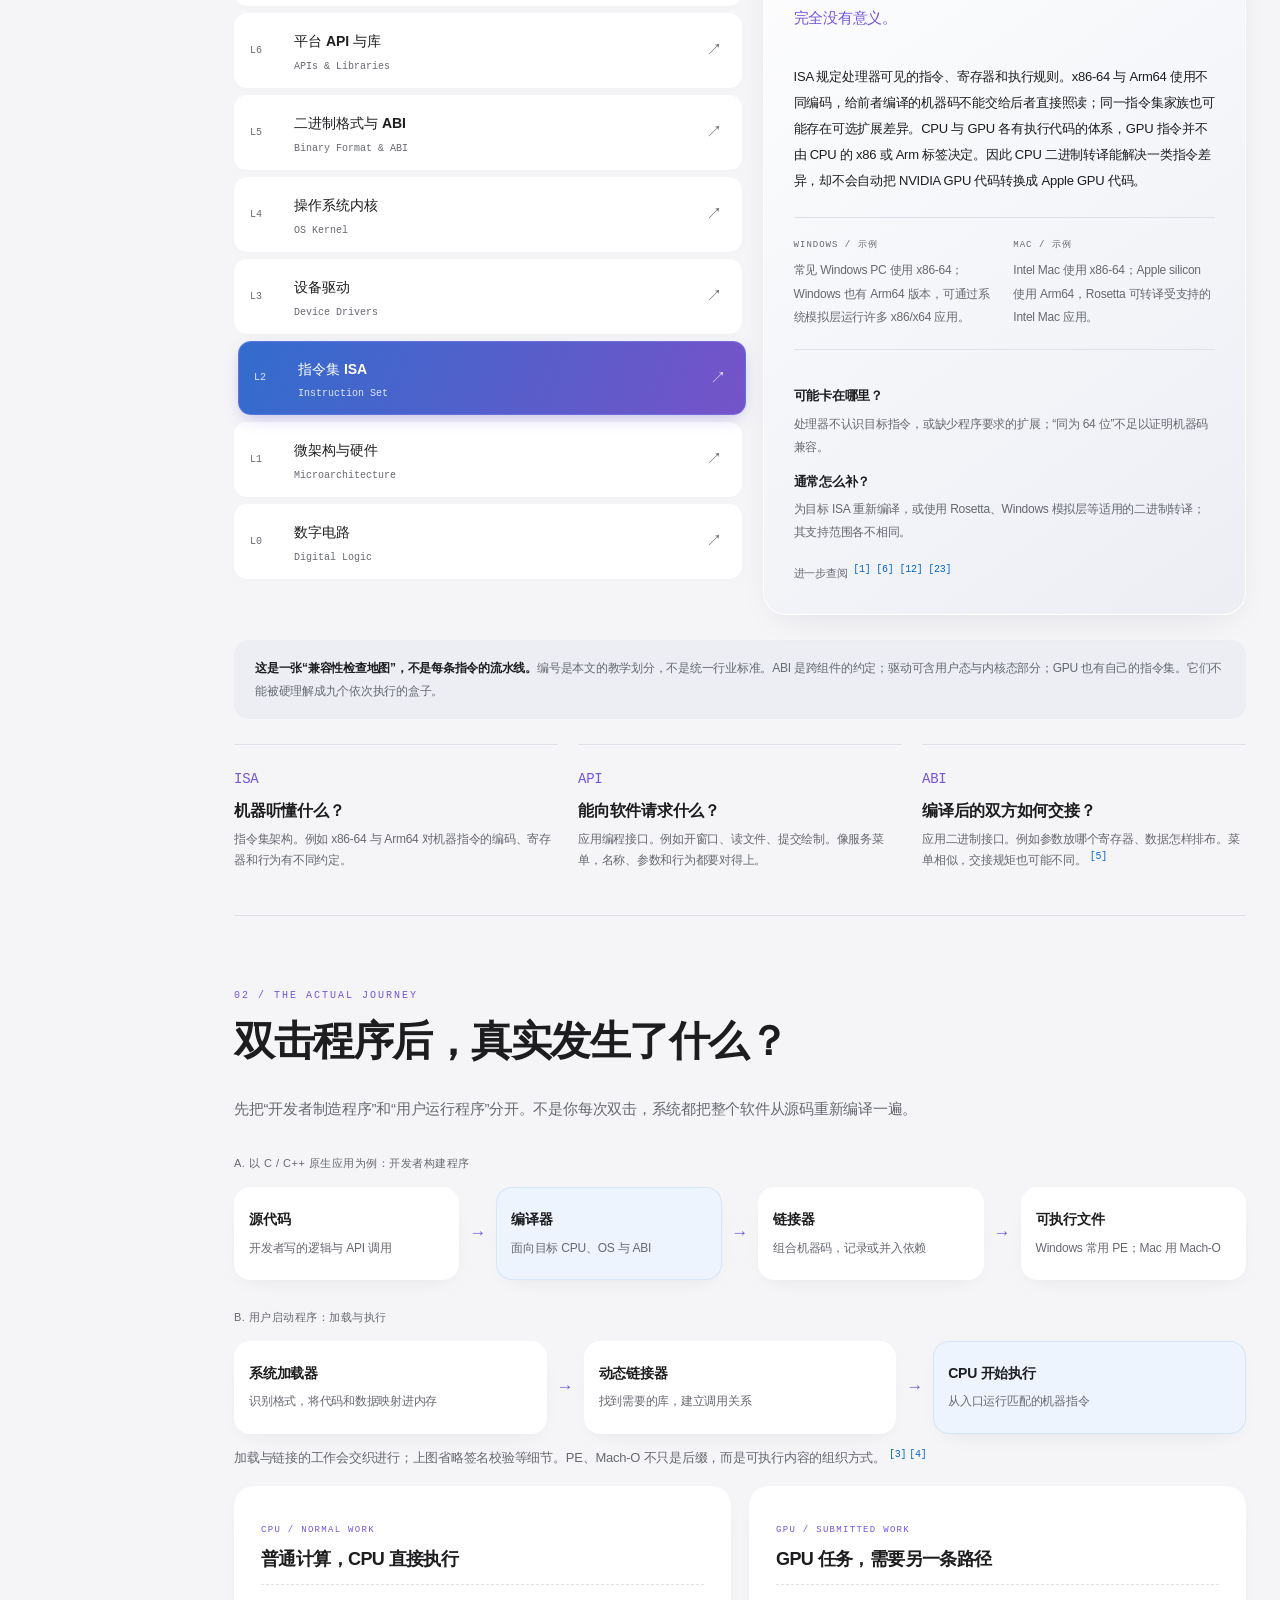
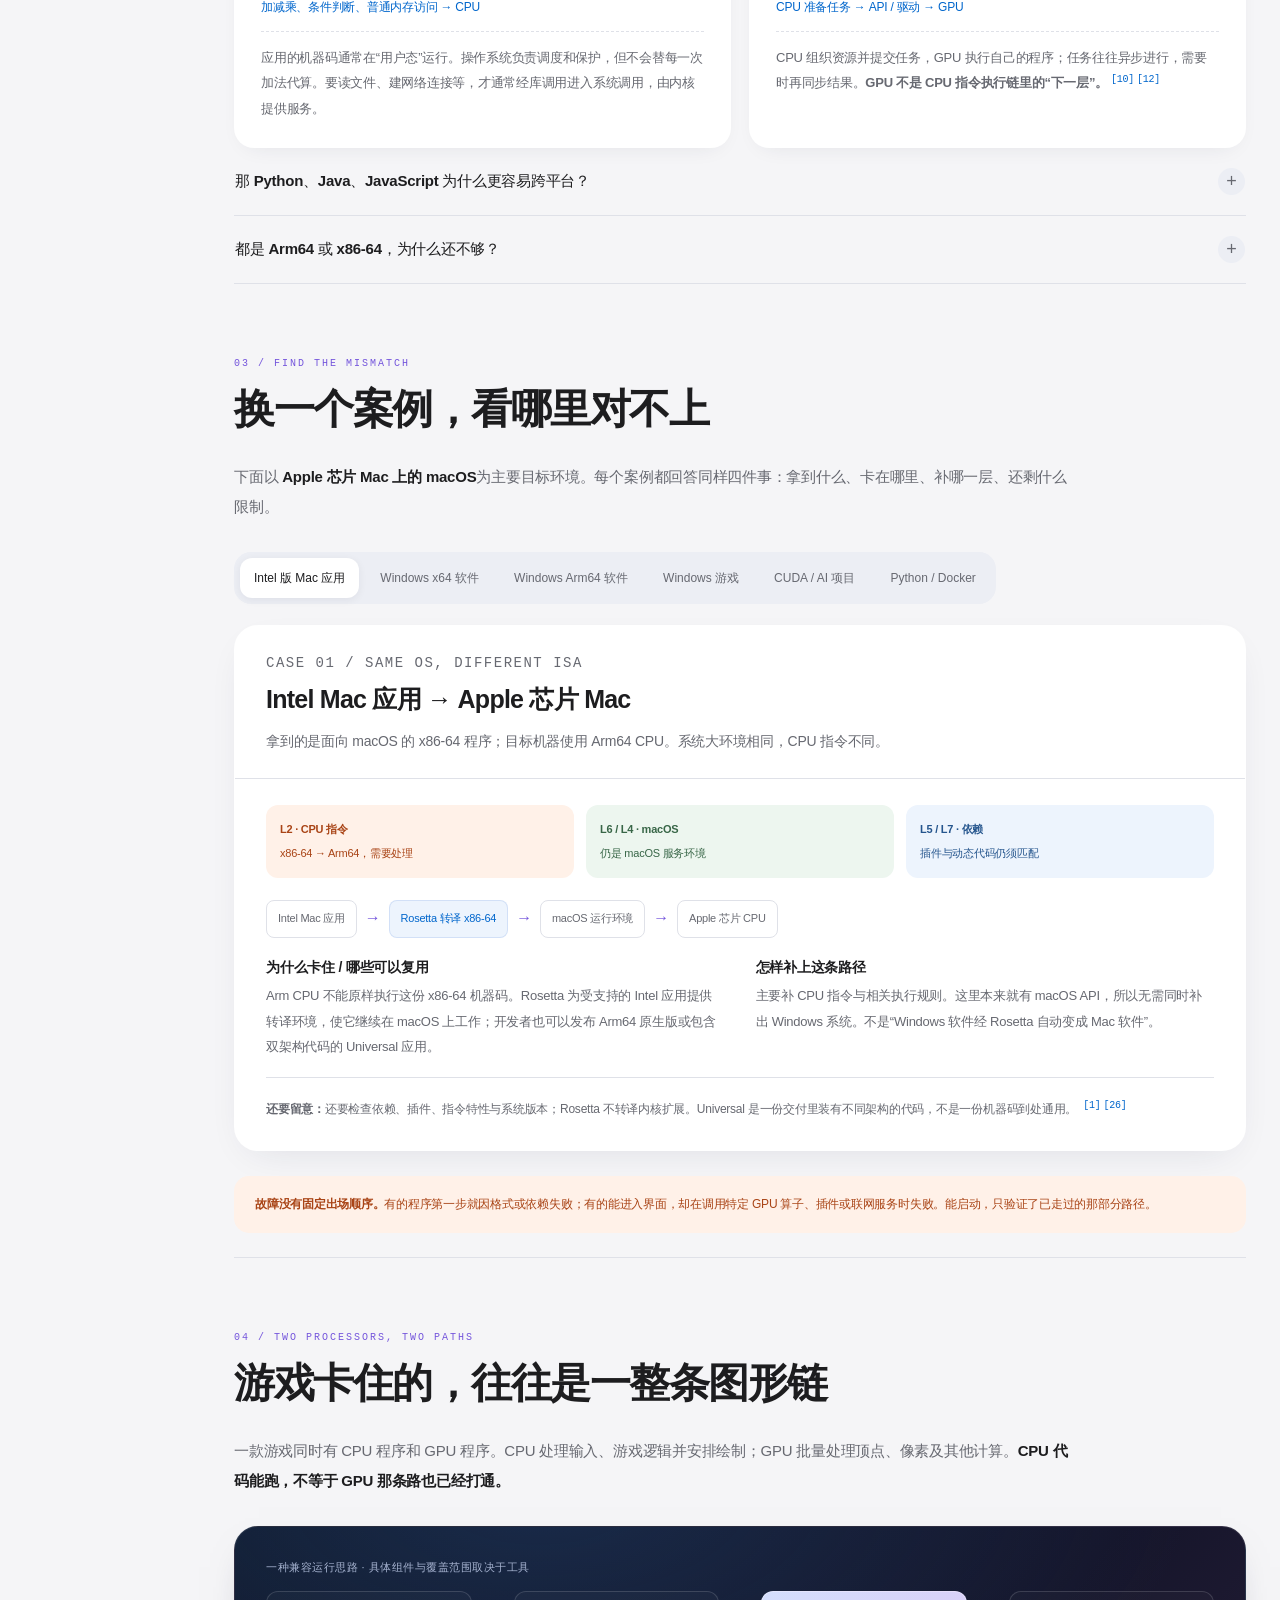
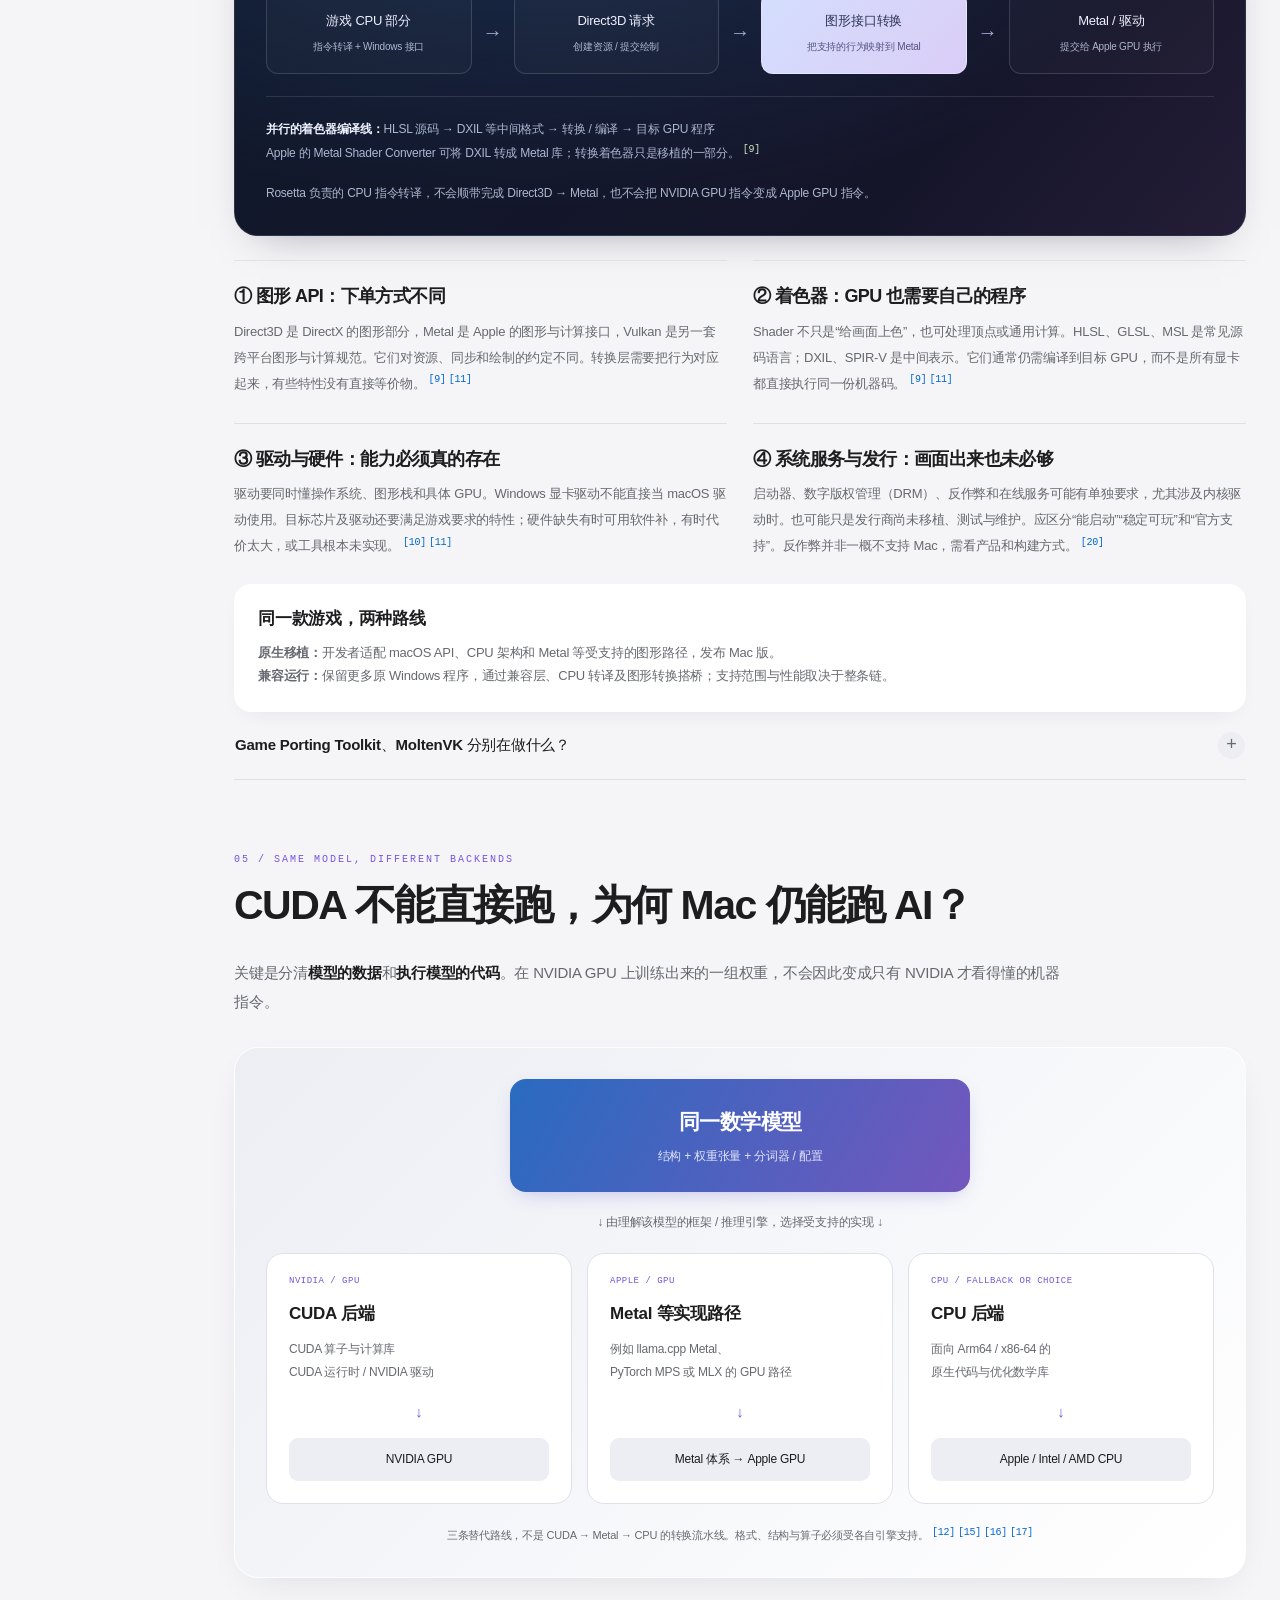
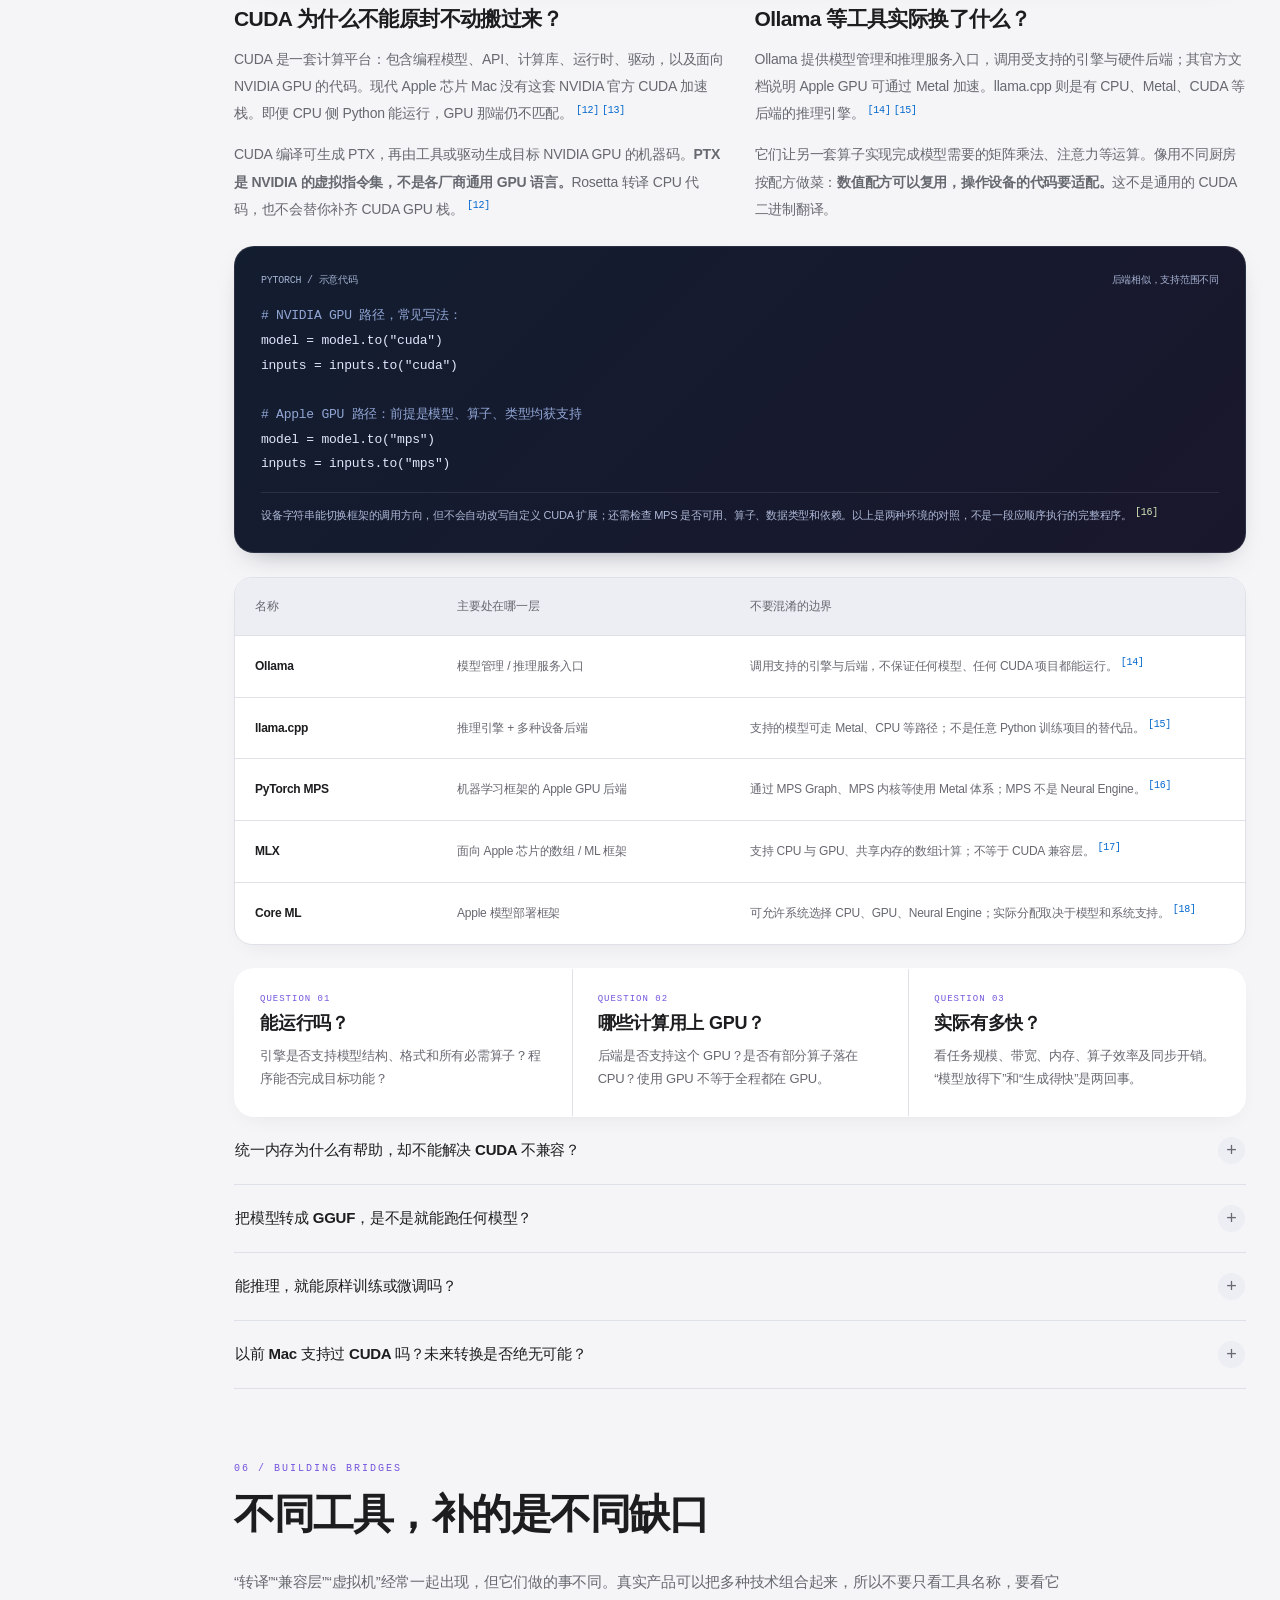
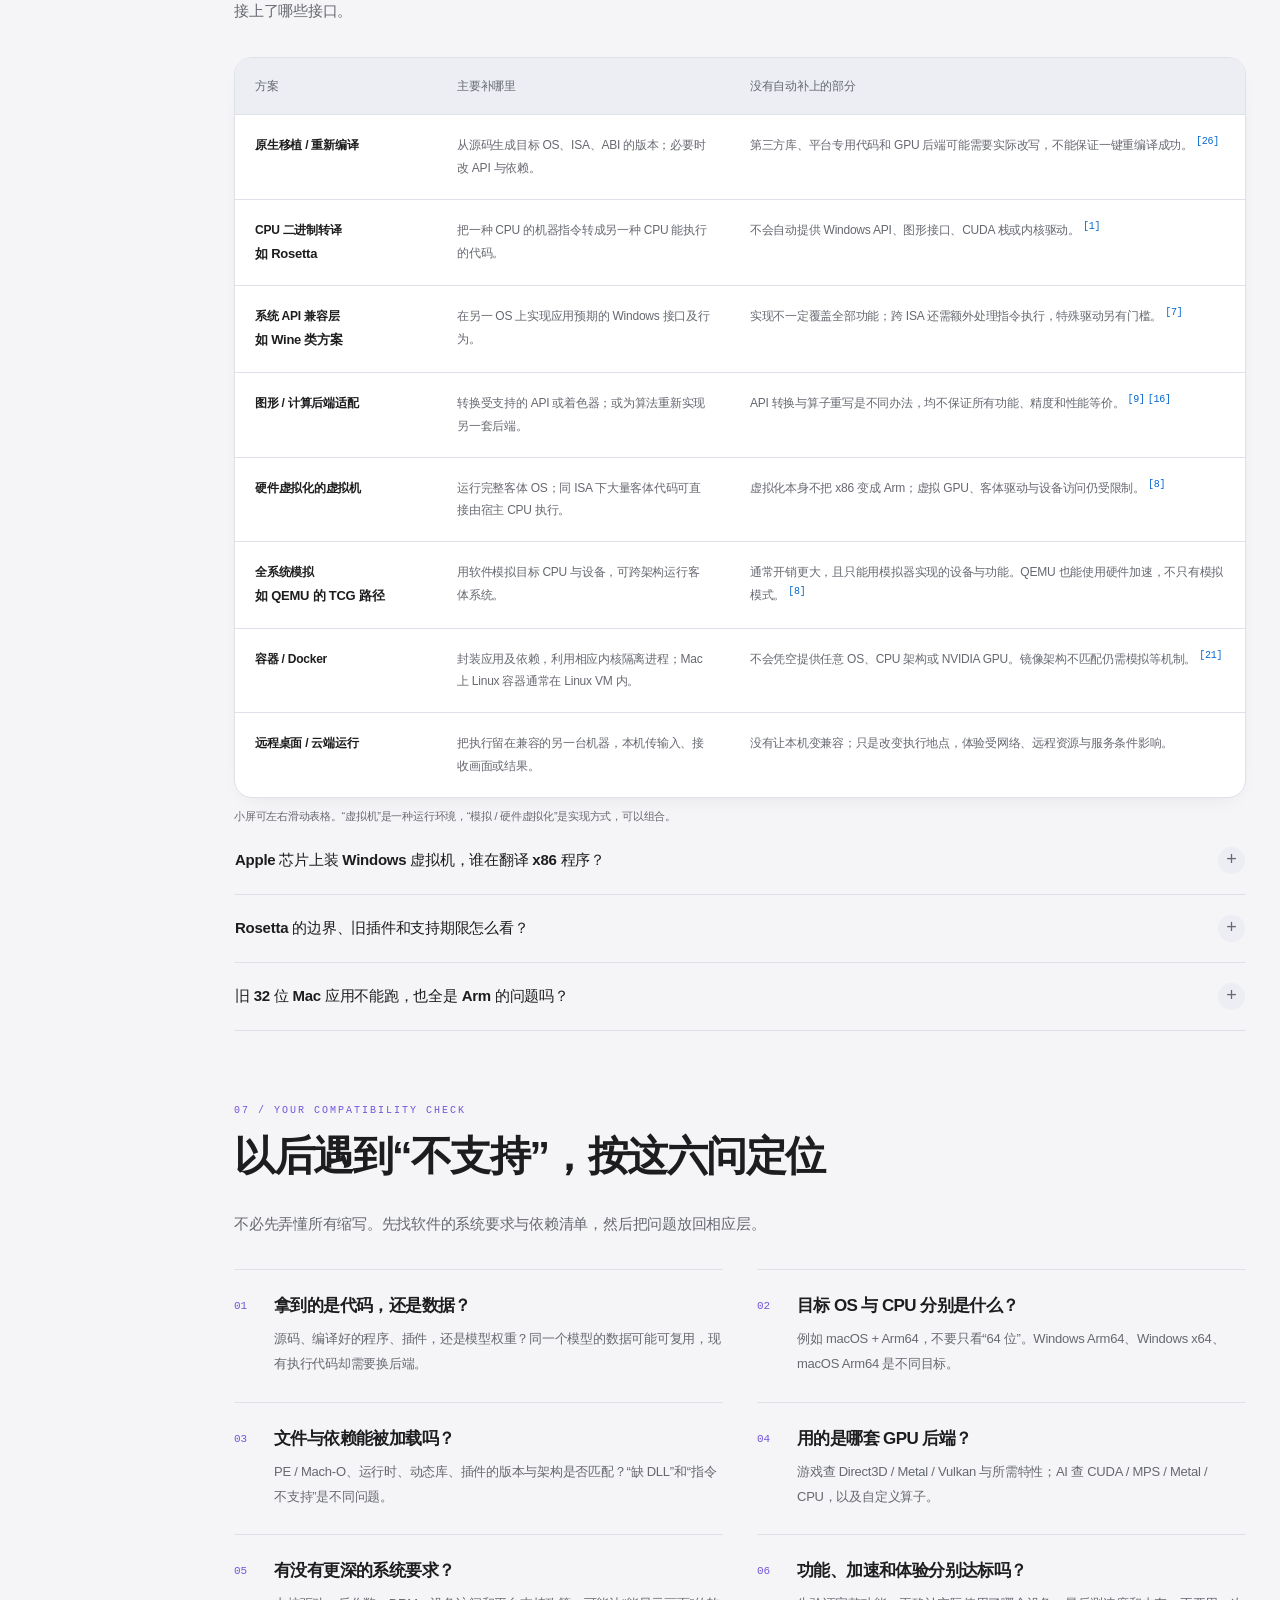
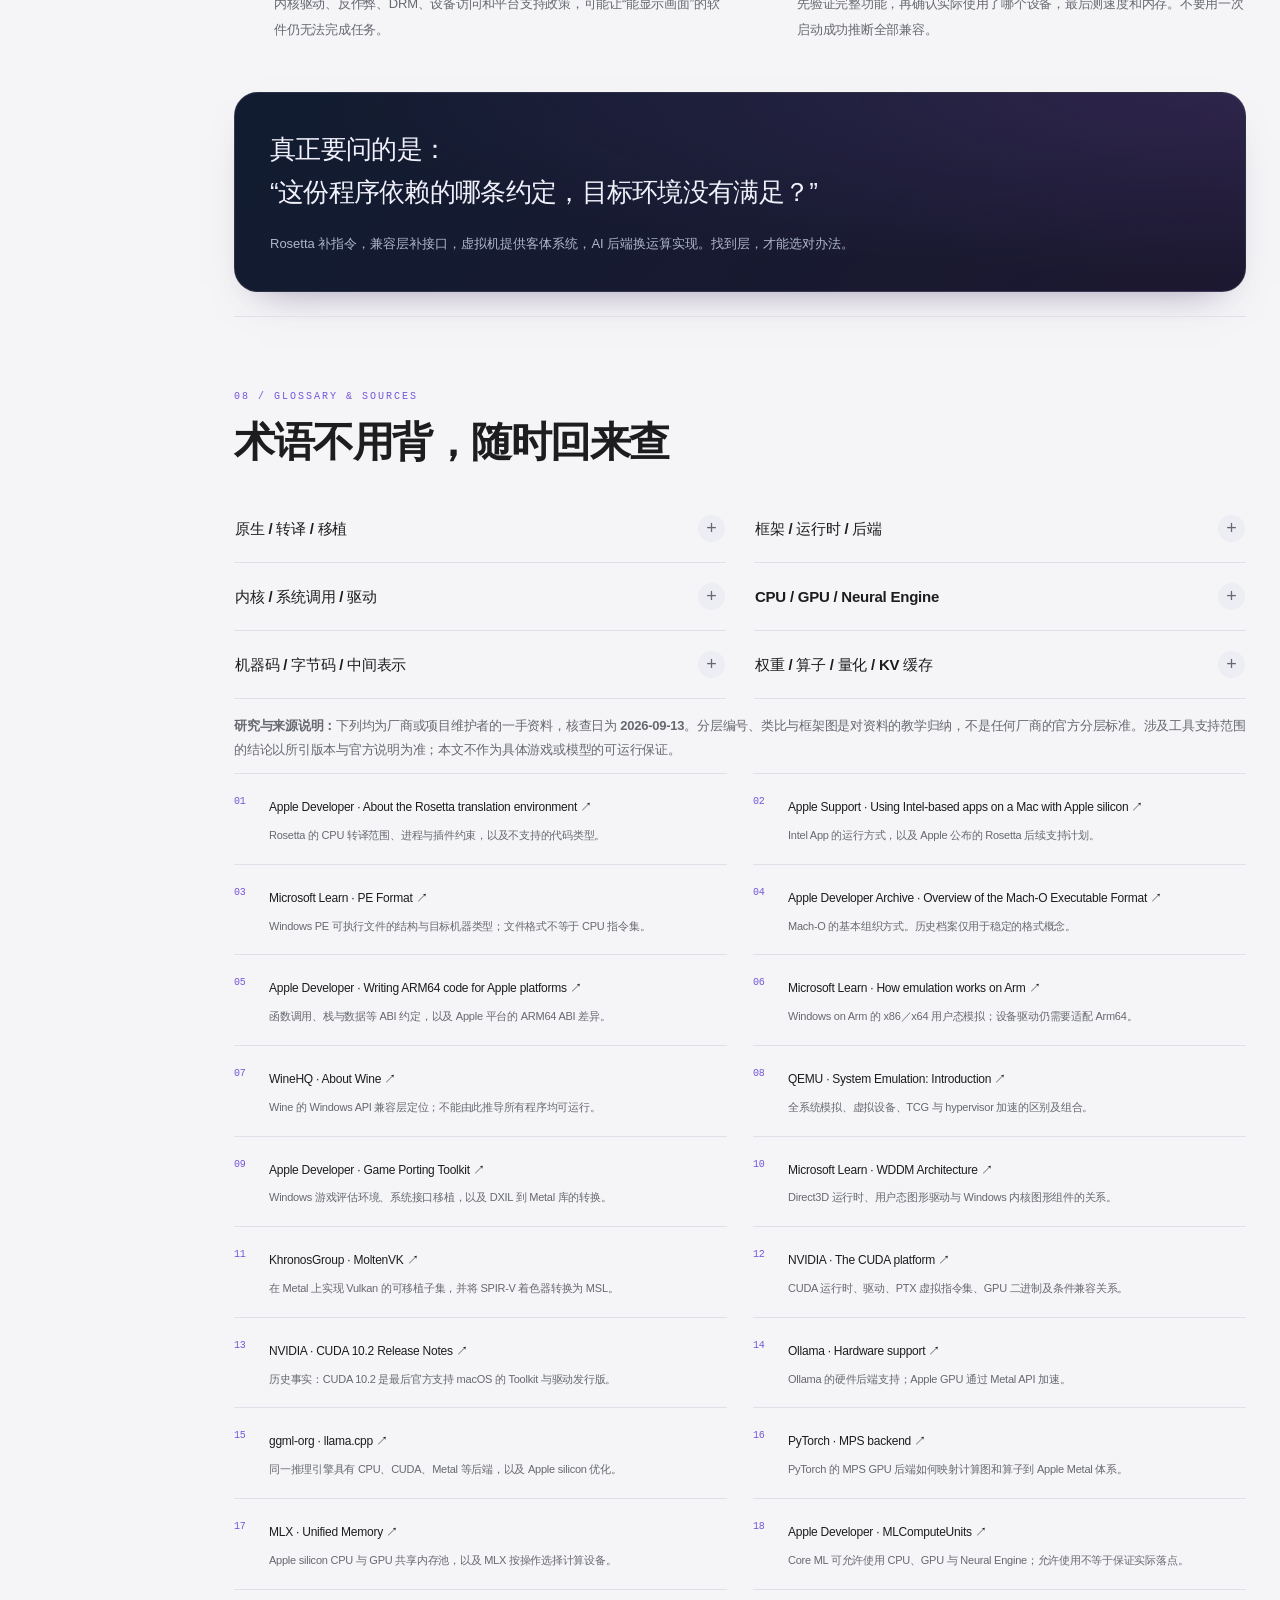
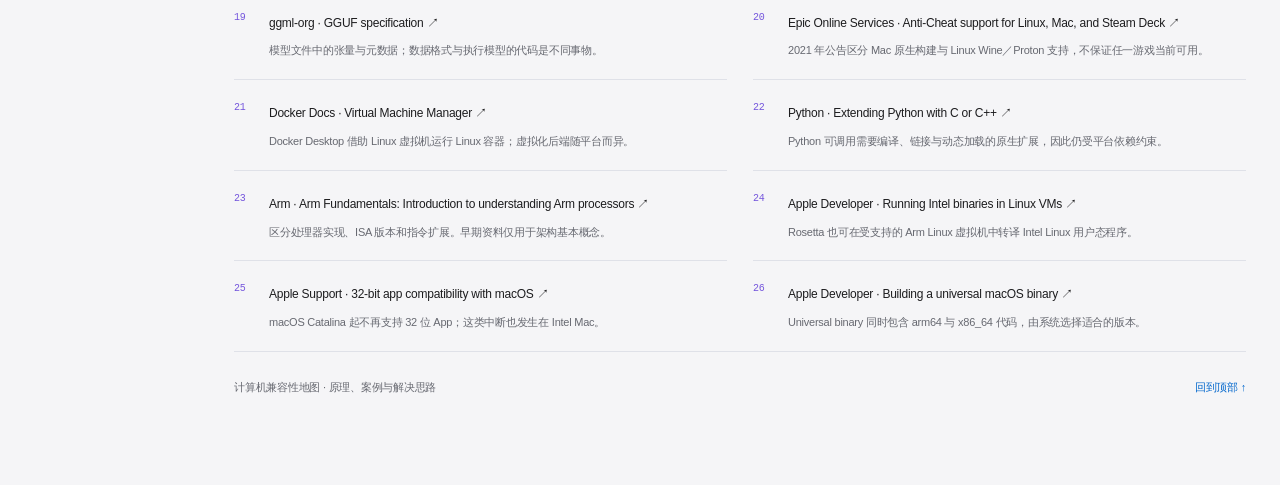
<file: site/notes/compatibility-layers/index.html>
<!DOCTYPE html>
<html lang="zh-CN" data-theme="light" data-motion="on">
<head>
<link rel="icon" href="../../favicon.ico" sizes="16x16 32x32 48x48">
<link rel="icon" type="image/svg+xml" sizes="any" href="[data-uri]">
<meta charset="utf-8"><meta name="viewport" content="width=device-width,initial-scale=1">
<meta name="description" content="从晶体管、CPU 指令集，到操作系统、图形 API 与 AI 后端，一张可交互的地图读懂 Mac 与 Windows 软件为什么不兼容。">
<meta name="theme-color" content="#f5f5f7">
<title>程序为何不兼容？从芯片到应用的一张地图</title>
<script>try{document.documentElement.dataset.theme=localStorage.getItem("compatibility-map-theme")==="dark"?"dark":"light";document.documentElement.dataset.motion=localStorage.getItem("compatibility-map-motion")==="off"||matchMedia("(prefers-reduced-motion: reduce)").matches?"off":"on";}catch(e){}</script>
<style>:root{--ink:#183d3a;--muted:#5e716c;--teal:#17675e;--deep:#113f39;--mint:#d7efdf;--paper:#f6f7f2;--line:#dce3d9;--orange:#b45730;--softorange:#fff0e3;--blue:#315e83;--softblue:#eaf1f6;--white:#fff;--mono:ui-monospace,SFMono-Regular,Menlo,Consolas,monospace}
*{box-sizing:border-box}html{scroll-behavior:smooth;scroll-padding-top:84px}body{margin:0;background:var(--paper);color:var(--ink);font:16px/1.8 -apple-system,BlinkMacSystemFont,"PingFang SC","Microsoft YaHei",sans-serif}a{color:var(--teal);text-underline-offset:4px}button,select{font:inherit}button{cursor:pointer}button,a,summary,select{-webkit-tap-highlight-color:transparent}button:focus-visible,a:focus-visible,summary:focus-visible,select:focus-visible{outline:3px solid #db8d42;outline-offset:4px}h1,h2,h3,h4,p{margin:0}h1,h2,h3,h4{line-height:1.35}h1{font-size:clamp(38px,4.6vw,65px);font-weight:650;letter-spacing:-2px}h2{font-size:clamp(27px,3vw,37px);letter-spacing:-1px;font-weight:650}h3{font-size:21px;font-weight:650}h4{font-size:17px}p+p{margin-top:14px}strong{font-weight:650}code{font-family:var(--mono);font-size:.88em;background:#e9eee7;padding:2px 5px;border-radius:4px;overflow-wrap:anywhere}small,.small{font-size:13px}button{color:inherit}a.skip{position:fixed;top:-100px;left:16px;background:white;padding:10px 18px;z-index:100}.skip:focus{top:12px}.topbar{position:sticky;top:0;z-index:20;height:66px;border-bottom:1px solid var(--line);background:rgba(246,247,242,.95);backdrop-filter:blur(15px)}.topinner{max-width:1440px;margin:auto;padding:0 38px;height:100%;display:flex;align-items:center;justify-content:space-between;gap:20px}.brand{display:flex;align-items:center;gap:12px;text-decoration:none;color:var(--ink);font-size:16px;font-weight:650}.brandmark{width:27px;height:27px;display:grid;grid-template-columns:repeat(2,1fr);gap:3px;transform:rotate(-8deg)}.brandmark i{background:var(--teal);border-radius:3px}.brandmark i:last-child{background:#8fba9e}.topmeta{font:11px var(--mono);letter-spacing:1.1px;color:var(--muted)}.toplinks{display:flex;align-items:center;gap:22px;font-size:13px}.toplinks a{text-decoration:none;color:var(--muted)}.printbtn{background:none;border:1px solid #b6c9ba;border-radius:100px;padding:5px 14px;font-size:12px}.progress{height:2px;position:absolute;bottom:-1px;background:var(--teal);width:0}.shell{max-width:1440px;margin:0 auto;display:grid;grid-template-columns:188px minmax(0,1fr);gap:38px;padding:0 38px}.side{position:sticky;top:104px;align-self:start;padding-top:40px;height:calc(100vh - 110px);font-size:13px}.side-label{font:10px var(--mono);letter-spacing:2px;color:var(--muted);margin-bottom:22px}.side nav{display:flex;flex-direction:column;gap:3px}.side nav a{display:flex;gap:14px;text-decoration:none;color:var(--muted);padding:10px 0;border-right:2px solid transparent}.side nav a span{font:10px/2.4 var(--mono);color:#7c9288}.side nav a.active{border-color:var(--teal);color:var(--teal);font-weight:650}.sidenote{margin-top:28px;padding-top:20px;border-top:1px solid var(--line);font-size:12px;line-height:1.9;color:var(--muted);max-width:153px}.sidenote b{display:block;color:var(--ink);font-size:13px;margin-bottom:5px}.mobile-nav{display:none}main{min-width:0;padding-bottom:60px}.hero{padding:66px 0 46px}.eyebrow{font:11px var(--mono);letter-spacing:2.4px;color:var(--teal);display:flex;gap:10px;align-items:center;margin-bottom:23px}.eyebrow:before{content:"";width:6px;height:6px;border-radius:50%;background:var(--teal)}.hero h1 em{font-style:normal;color:var(--teal)}.herotext{font-size:17px;color:var(--muted);max-width:690px;margin-top:24px;line-height:1.9}.herobottom{margin-top:27px;display:flex;align-items:center;gap:18px;flex-wrap:wrap}.button{display:inline-flex;align-items:center;gap:30px;background:var(--teal);color:white;text-decoration:none;padding:10px 20px;border-radius:7px;font-size:13px}.hero-note{font-size:12px;color:var(--muted)}.hero-visual{margin-top:37px;background:var(--deep);color:#e8f2e9;border-radius:12px;padding:26px 29px;position:relative;overflow:hidden;background-image:radial-gradient(#ffffff09 1px,transparent 1px);background-size:16px 16px}.visual-caption{font:10px var(--mono);letter-spacing:1.6px;color:#aac5b5;margin-bottom:18px;display:flex;justify-content:space-between;gap:15px}.contract-line{display:grid;grid-template-columns:1.15fr 34px 1fr 34px 1fr 34px 1fr;align-items:center;gap:7px}.contract-node{border:1px solid #58766a;background:#204c44;padding:14px 12px;border-radius:6px;text-align:center}.contract-node strong{display:block;font-size:17px}.contract-node small{display:block;font-size:11px;color:#bbd1c2;line-height:1.6;margin-top:6px}.contract-node.first{background:#d7efdf;color:#183d3a;border-color:#d7efdf}.contract-node.first small{color:#486255}.linkline{text-align:center;color:#92be9b;font-size:22px}.contract-caption{font-size:12px;color:#c3d9cb;margin-top:20px;border-top:1px solid #46695b;padding-top:15px}.three-takeaways{display:grid;grid-template-columns:repeat(3,minmax(0,1fr));gap:22px;margin-top:24px}.take{border-top:2px solid #a6b9a7;padding-top:17px}.take .num{font:11px var(--mono);color:#738b7c;display:block;margin-bottom:8px}.take h3{font-size:16px;margin-bottom:7px}.take p{font-size:13px;line-height:1.9;color:var(--muted)}section.chapter{padding:52px 0;border-top:1px solid var(--line);scroll-margin-top:0}.sectionhead{display:flex;justify-content:space-between;gap:25px;align-items:flex-end;margin-bottom:24px}.kicker{display:block;font:11px var(--mono);letter-spacing:2px;color:var(--teal);margin-bottom:12px}.sectionhead .aside{font-size:12px;color:var(--muted);white-space:nowrap}.intro{color:var(--muted);max-width:840px;margin-bottom:27px;line-height:1.9}.note{border-left:3px solid #8aab94;padding:11px 17px;background:#edf2e9;font-size:13px;line-height:1.9;color:#456056;margin:22px 0}.note strong{color:var(--ink)}.note.orange{border-color:#c9875b;background:var(--softorange);color:#754e35}.ref{font:10px var(--mono);vertical-align:super;text-decoration:none;margin-left:3px;color:var(--teal)}.map{display:grid;grid-template-columns:minmax(0,1.05fr) minmax(0,1fr);gap:25px}.stack{display:flex;flex-direction:column;gap:5px}.stackhead{display:flex;justify-content:space-between;color:var(--muted);font-size:11px;margin-bottom:5px}.layer{display:grid;grid-template-columns:38px minmax(0,1fr) 22px;align-items:center;text-align:left;width:100%;padding:12px 13px;background:#fff;border:1px solid var(--line);border-radius:5px;gap:10px;transition:background .15s,border-color .15s}.layer .lid{font:11px var(--mono);color:#7a8e80}.layer strong{font-size:14px;font-weight:550}.layer small{font-size:10px;display:block;line-height:1.5;color:var(--muted);font-family:var(--mono)}.layer .arr{font-size:16px;color:#97ad9a}.layer[aria-pressed=true]{background:var(--deep);border-color:var(--deep);color:#f0f5ed}.layer[aria-pressed=true] .lid,.layer[aria-pressed=true] small,.layer[aria-pressed=true] .arr{color:#bfd8c6}.layer:hover:not([aria-pressed=true]){border-color:#759c80;background:#edf3e9}.layer-detail{border:1px solid #c9d7c8;border-radius:8px;background:#eef3e9;padding:29px;align-self:stretch;display:flex;flex-direction:column}.detailtag{display:flex;align-items:center;justify-content:space-between;margin-bottom:22px;font:11px var(--mono);letter-spacing:1px;color:var(--teal)}.detailnum{font:49px/1 var(--mono);color:#93ad91}.layer-detail h3{font-size:25px;margin:5px 0 13px}.layer-detail .analogy{font-size:16px;color:var(--teal);margin-bottom:19px}.layer-detail .explain{font-size:14px;line-height:1.95}.compare-pair{display:grid;grid-template-columns:1fr 1fr;gap:15px;margin:23px 0;padding:20px 0;border-top:1px solid #cfddcb;border-bottom:1px solid #cfddcb}.compare-pair span{display:block;font:10px var(--mono);letter-spacing:1px;color:var(--muted);margin-bottom:8px}.compare-pair p{font-size:13px;line-height:1.8;overflow-wrap:anywhere}.fault{font-size:13px;line-height:1.9}.fault b{display:block;margin:11px 0 4px;color:var(--teal)}.detail-source{margin-top:auto;padding-top:20px;color:var(--muted);font-size:11px}.flowlabel{font-size:11px;color:var(--muted);margin:25px 0 10px;letter-spacing:.5px}.flow{display:flex;gap:9px;align-items:stretch}.flowbox{flex:1;min-width:0;border:1px solid var(--line);border-radius:6px;background:white;padding:16px 12px}.flowbox b{display:block;font-size:14px;line-height:1.6}.flowbox span{display:block;font-size:12px;color:var(--muted);line-height:1.8;margin-top:7px}.flowbox.accent{background:#e8f0e3;border-color:#bacdb4}.flowbox.warn{background:var(--softorange);border-color:#e1b397}.flowarrow{display:flex;align-items:center;font-size:18px;color:#7e9582;flex-shrink:0}.split-run{display:grid;grid-template-columns:1fr 1fr;gap:18px;margin-top:17px}.lane{background:#fff;border:1px solid var(--line);border-radius:8px;padding:24px}.lane h3{font-size:17px;margin:5px 0 13px}.lane p{font-size:13px;color:var(--muted);line-height:1.9}.lane-tag{font:10px var(--mono);color:var(--teal);letter-spacing:1.3px}.inlinechain{font-size:13px;margin:13px 0;padding:12px 0;border-top:1px dashed #ced9cd;border-bottom:1px dashed #ced9cd;color:var(--teal)}.mini-concept{display:grid;grid-template-columns:repeat(3,1fr);gap:17px;margin-top:23px}.concept{padding:19px 0;border-top:1px solid #bccdba}.concept b{font:14px var(--mono);color:var(--teal)}.concept h4{margin:7px 0}.concept p{font-size:13px;color:var(--muted)}.case-select{display:flex;gap:8px;flex-wrap:wrap;margin-bottom:20px}.case-select button{border:1px solid #cfdbcd;background:white;border-radius:6px;padding:9px 13px;font-size:13px;line-height:1.7}.case-select button[aria-pressed=true]{background:var(--deep);color:white;border-color:var(--deep)}.case-stage{background:#fff;border:1px solid #d2ddce;border-radius:10px;overflow:hidden}.case-top{padding:25px 28px 20px;border-bottom:1px solid var(--line)}.case-meta{font:10px var(--mono);letter-spacing:1.7px;color:var(--teal);margin-bottom:10px}.case-top h3{font-size:23px;margin-bottom:10px}.case-top p{font-size:14px;color:var(--muted)}.case-body{padding:23px 28px 27px}.statusgrid{display:grid;grid-template-columns:repeat(3,1fr);gap:10px;margin-bottom:22px}.status{padding:11px 13px;border-radius:5px;font-size:12px;line-height:1.7;background:#eaf2e7}.status strong{display:block;margin-bottom:3px}.status.bad{background:var(--softorange);color:#824322}.status.maybe{background:var(--softblue);color:var(--blue)}.case-route{display:flex;gap:8px;align-items:center;flex-wrap:wrap;margin-bottom:20px}.case-route span{font-size:12px;border:1px solid #cdd9c8;padding:6px 10px;border-radius:4px}.case-route span.bridge{background:#e4eedc;border-color:#a9c09f}.case-route i{font-style:normal;color:#82937f}.case-copy{display:grid;grid-template-columns:1fr 1fr;gap:28px}.case-copy h4{font-size:14px;margin-bottom:7px}.case-copy p{font-size:13px;color:var(--muted);line-height:1.9}.case-limit{margin-top:18px;padding-top:16px;border-top:1px solid var(--line);font-size:12px;line-height:1.9;color:var(--muted)}.gpu-diagram{background:var(--deep);border-radius:10px;padding:28px;color:#edf4e9;margin:24px 0}.gpu-diagram .flowlabel{color:#bdd3c1;margin-top:0}.gpu-row{display:grid;grid-template-columns:1fr 32px 1fr 32px 1fr 32px 1fr;align-items:center;gap:5px}.gpu-node{border:1px solid #62806a;background:#214d42;border-radius:5px;padding:15px 10px;text-align:center;font-size:13px;line-height:1.7}.gpu-node small{display:block;color:#bdd2bd;font-size:11px;margin-top:6px}.gpu-node.bridge{background:#dae8bd;color:#244132;border-color:#dae8bd}.gpu-node.bridge small{color:#496045}.gpu-caption{font-size:12px;color:#bdd3c1;margin-top:18px}.shader-lane{margin-top:22px;padding-top:20px;border-top:1px solid #4b6b56;font-size:12px;line-height:2;color:#c7daca}.shader-lane b{color:#fff}.explain-grid{display:grid;grid-template-columns:repeat(2,1fr);gap:26px}.explain-item{border-top:1px solid #b9cbbb;padding-top:19px}.explain-item h3{font-size:17px;margin-bottom:10px}.explain-item p{font-size:13px;color:var(--muted);line-height:1.95}.native-compare{margin-top:25px;border:1px solid var(--line);border-radius:7px;background:#fff;padding:21px;font-size:13px}.native-compare p{color:var(--muted)}.model-diagram{background:#eaf0e2;border:1px solid #c9d7bd;border-radius:9px;padding:26px;margin:27px 0}.model-top{max-width:460px;margin:0 auto;text-align:center;padding:17px;background:var(--deep);border-radius:6px;color:white}.model-top b{display:block;font-size:18px}.model-top span{display:block;font-size:12px;color:#c1d4bb;margin-top:5px}.branch-label{text-align:center;font-size:12px;color:var(--teal);margin:13px 0}.model-paths{display:grid;grid-template-columns:1fr 1fr 1fr;gap:16px}.model-path{background:#fff;border:1px solid #ccdac4;border-radius:6px;padding:18px}.model-path .pathlabel{font:11px var(--mono);color:var(--teal);margin-bottom:13px;display:block}.model-path b{font-size:16px}.model-path p{font-size:12px;color:var(--muted);line-height:1.9;margin-top:8px}.model-path .down{text-align:center;color:#789467;margin:10px 0;font-size:15px}.model-end{background:#eaf1e3;border-radius:4px;padding:9px;text-align:center;font-size:13px}.model-foot{font-size:12px;color:#5d7355;margin-top:18px;text-align:center}.two-cols{display:grid;grid-template-columns:1fr 1fr;gap:24px}.two-cols h3{font-size:18px;margin-bottom:12px}.two-cols p{font-size:14px;color:var(--muted);line-height:1.9}.bullet-list{padding-left:19px;margin:13px 0;font-size:13px;color:var(--muted)}.bullet-list li{padding:4px 0}.code-panel{background:#183c36;border-radius:8px;padding:23px;color:#e6efdc;margin:23px 0}.code-panel .code-caption{display:flex;justify-content:space-between;font:11px var(--mono);color:#b8cbb0;margin-bottom:17px;gap:15px}.code-panel pre{margin:0;white-space:pre-wrap;overflow-wrap:anywhere;font:13px/1.9 var(--mono)}.code-panel code{padding:0;color:inherit;background:none;font-size:inherit}.code-panel .comment{color:#a7c3a6}.code-panel .code-foot{font-size:12px;color:#bbd0b4;margin-top:15px;border-top:1px solid #416657;padding-top:13px}.three-metrics{display:grid;grid-template-columns:repeat(3,1fr);border:1px solid var(--line);border-radius:7px;background:#fff;overflow:hidden;margin-top:23px}.metric{padding:22px}.metric+.metric{border-left:1px solid var(--line)}.metric span{font:11px var(--mono);color:var(--teal);display:block;margin-bottom:7px}.metric h4{font-size:17px;margin-bottom:9px}.metric p{font-size:13px;color:var(--muted)}details{border-bottom:1px solid var(--line);padding:17px 0}details summary{cursor:pointer;font-size:15px;font-weight:550;list-style:none;display:flex;gap:18px;justify-content:space-between;align-items:center}details summary::-webkit-details-marker{display:none}details summary:after{content:"+";font-size:22px;font-weight:400;color:var(--teal);flex-shrink:0}details[open] summary:after{content:"−"}details .details-body{font-size:13px;color:var(--muted);padding-top:15px;line-height:2}details .details-body p+p{margin-top:12px}.table-wrap{overflow-x:auto;border:1px solid var(--line);border-radius:8px;background:#fff;margin-top:24px}table{width:100%;border-collapse:collapse;font-size:13px;line-height:1.9;min-width:650px}th{text-align:left;background:#eaf0e4;font-size:12px;font-weight:550;color:var(--teal);padding:15px 18px}td{padding:17px 18px;vertical-align:top;border-top:1px solid var(--line);color:var(--muted)}td:first-child{color:var(--ink);font-weight:600;width:20%}td:nth-child(2){width:29%}.table-hint{font-size:11px;color:var(--muted);margin-top:9px}.checklist{counter-reset:checks;display:grid;grid-template-columns:1fr 1fr;gap:0 32px}.check{counter-increment:checks;border-top:1px solid #c8d5c4;padding:22px 0;display:grid;grid-template-columns:28px 1fr;gap:12px}.check:before{content:"0" counter(checks);font:11px/2 var(--mono);color:var(--teal)}.check h3{font-size:16px;margin-bottom:8px}.check p{font-size:13px;color:var(--muted);line-height:1.95}.final-callout{margin-top:25px;padding:27px 30px;background:var(--deep);color:#edf3e5;border-radius:8px;font-size:21px;line-height:1.8}.final-callout span{display:block;font-size:13px;color:#c2d5b7;margin-top:10px}.glossary{display:grid;grid-template-columns:1fr 1fr;gap:0 28px}.sources-intro{font-size:13px;color:var(--muted);margin-top:15px}.sources-list{display:grid;grid-template-columns:1fr 1fr;gap:0 26px;margin-top:24px}.source{padding:15px 0;border-top:1px solid var(--line);display:grid;grid-template-columns:27px 1fr;gap:8px;scroll-margin-top:16px}.source .source-num{font:10px/2 var(--mono);color:#789277}.source a{font-size:12px;line-height:1.6;display:inline-block;overflow-wrap:anywhere;text-decoration:none}.source a:hover{text-decoration:underline}.source p{font-size:11px;color:var(--muted);line-height:1.8;margin-top:5px}.source:target{background:#e8efd9}.footer{padding:26px 0;border-top:1px solid var(--line);display:flex;justify-content:space-between;font-size:11px;color:var(--muted);gap:16px}.footer a{text-decoration:none}.sr-only{position:absolute;width:1px;height:1px;padding:0;margin:-1px;overflow:hidden;clip:rect(0,0,0,0);white-space:nowrap;border:0}.noscript{background:var(--softorange);padding:15px}.print-extra{display:none}
@media(min-width:1550px){.shell,.topinner{max-width:1500px}.shell{grid-template-columns:205px minmax(0,1fr);gap:58px}.hero{padding-top:75px}}
@media(max-width:1100px){.shell{grid-template-columns:145px minmax(0,1fr);gap:27px;padding:0 25px}.topinner{padding:0 25px}.side{font-size:12px}.side nav a{gap:10px}.map{gap:17px}.layer-detail{padding:23px}.hero{padding-top:49px}.flow{gap:6px}.flowbox{padding:13px 10px}.case-body,.case-top{padding-left:23px;padding-right:23px}.topmeta{display:none}.contract-node{padding:12px 8px}.contract-node strong{font-size:15px}}
@media(max-width:860px){.shell{display:block;max-width:760px;padding:0 26px}.side{display:none}.topinner{padding:0 26px}.topbar{height:60px}.mobile-nav{display:flex;overflow-x:auto;gap:20px;white-space:nowrap;font-size:12px;padding:14px 0;border-bottom:1px solid var(--line)}.mobile-nav a{text-decoration:none;color:var(--muted)}.hero{padding-top:34px}.hero h1{font-size:45px}.sectionhead .aside{display:none}.hero-visual{padding:24px}.contract-line{grid-template-columns:1.15fr 22px 1fr 22px 1fr 22px 1fr;gap:4px}.map{grid-template-columns:1fr 1fr}.gpu-row{grid-template-columns:1fr 22px 1fr 22px 1fr 22px 1fr}.gpu-diagram{padding:23px}.toplinks{gap:16px}.layer{padding:11px 9px;grid-template-columns:29px 1fr 14px;gap:7px}.layer strong{font-size:13px}.layer-detail{padding:21px}.layer-detail h3{font-size:22px}}
@media(max-width:600px){body{font-size:15px}.shell{padding:0 19px}.topinner{padding:0 19px}.toplinks>a{display:none}.brand{font-size:14px;gap:9px}.brandmark{width:23px;height:23px}.hero{padding-top:30px;padding-bottom:36px}.hero h1{font-size:37px;line-height:1.4;letter-spacing:-1.5px}.eyebrow{font-size:9px;letter-spacing:1.7px;margin-bottom:18px}.herotext{font-size:15px;margin-top:17px}.herobottom{gap:12px}.hero-note{font-size:11px}.hero-visual{margin-top:27px;padding:21px 17px}.visual-caption{font-size:9px;letter-spacing:1px}.visual-caption span:last-child{display:none}.contract-line{grid-template-columns:1fr 22px 1fr;gap:10px}.contract-line .linkline:nth-child(4){display:none}.contract-node{padding:12px 8px}.contract-node strong{font-size:15px}.contract-caption{font-size:11px;margin-top:15px}.three-takeaways{grid-template-columns:1fr;gap:15px;margin-top:23px}.take{display:grid;grid-template-columns:25px 1fr;gap:10px;padding-top:13px;border-width:1px}.take .num{padding-top:4px}.take h3{font-size:15px;margin-bottom:3px}.take p{font-size:12px}.chapter{padding:37px 0!important}.sectionhead{margin-bottom:19px}.kicker{font-size:10px;margin-bottom:9px}.intro{font-size:14px;margin-bottom:22px}.map{grid-template-columns:1fr;gap:17px}.stack{display:grid;grid-template-columns:1fr 1fr;gap:6px}.stackhead{grid-column:1/-1}.layer{padding:10px 9px;grid-template-columns:26px minmax(0,1fr);gap:6px;min-height:63px}.layer .arr{display:none}.layer strong{font-size:12px;line-height:1.5;display:block}.layer small{font-size:9px;line-height:1.5}.layer-detail{padding:22px;min-height:450px}.detailtag{margin-bottom:13px}.detailnum{font-size:36px}.layer-detail h3{font-size:24px}.compare-pair{margin:17px 0;padding:17px 0}.map .layer:last-child{grid-column:1/-1}.flow{flex-direction:column;gap:5px}.flowbox{padding:12px 15px;display:flex;align-items:baseline;justify-content:space-between;gap:12px}.flowbox b{font-size:13px;flex-shrink:0}.flowbox span{font-size:11px;margin:0;text-align:right}.flowarrow{justify-content:center;font-size:0;height:15px}.flowarrow:after{content:"↓";font-size:16px}.split-run,.mini-concept,.explain-grid,.two-cols,.checklist,.glossary,.sources-list{grid-template-columns:1fr}.mini-concept{gap:0}.concept{padding:16px 0}.concept b{float:left;margin:3px 15px 0 0}.concept h4{margin:0 0 5px}.lane{padding:20px}.case-select{gap:7px;display:grid;grid-template-columns:1fr 1fr}.case-select button{font-size:12px;padding:9px 7px}.case-top,.case-body{padding:21px}.case-top h3{font-size:20px}.statusgrid{grid-template-columns:1fr;gap:7px}.status{display:flex;gap:10px;font-size:11px;align-items:baseline;padding:9px 11px}.status strong{margin:0;flex:0 0 96px}.case-copy{grid-template-columns:1fr;gap:18px}.case-route{gap:6px}.case-route span{font-size:11px;padding:5px 8px}.gpu-diagram{padding:21px}.gpu-row{grid-template-columns:1fr;gap:5px}.gpu-node{padding:12px;display:flex;gap:12px;justify-content:space-between;align-items:center;text-align:left}.gpu-node small{margin-top:0;text-align:right}.gpu-row .linkline{height:20px;font-size:0;line-height:20px}.gpu-row .linkline:after{content:"↓";font-size:18px}.shader-lane{font-size:11px}.explain-grid{gap:22px}.model-diagram{padding:19px}.model-paths{grid-template-columns:1fr;gap:12px}.model-path{padding:17px}.model-path .pathlabel{margin-bottom:9px}.model-path p{margin-top:6px}.model-path .down{margin:7px}.model-top b{font-size:16px}.three-metrics{grid-template-columns:1fr}.metric{padding:19px 21px}.metric+.metric{border-left:0;border-top:1px solid var(--line)}.code-panel{padding:19px}.code-panel pre{font-size:11px}.code-panel .code-caption{font-size:10px}.final-callout{font-size:19px;padding:23px}.check{padding:19px 0}.footer{font-size:10px}.sources-list{gap:0}.source a{font-size:12px}.source p{font-size:11px}details summary{font-size:14px}.table-wrap{margin-top:18px}th,td{padding:14px}.note{padding:11px 14px;font-size:12px}.button{padding:9px 16px;font-size:12px}.printbtn{font-size:11px;padding:5px 11px}}
@media(prefers-reduced-motion:reduce){html{scroll-behavior:auto}*{transition:none!important}}
@media print{html{scroll-behavior:auto}body{background:white;font-size:11pt;color:#183d3a}.topbar,.side,.mobile-nav,.herobottom,.case-select,.skip,.progress{display:none!important}.shell{display:block;padding:0;max-width:none}.hero{padding:10px 0 25px}h1{font-size:32pt}.chapter{padding:25px 0!important}h2{font-size:22pt}.hero-visual,.gpu-diagram,.model-top,.code-panel,.final-callout,.layer[aria-pressed=true]{print-color-adjust:exact;-webkit-print-color-adjust:exact}.map{display:block}.stack{display:none}.layer-detail{display:none}.print-extra{display:block}.print-extra .print-entry{padding:14px 0;border-bottom:1px solid #ddd;break-inside:avoid}.print-extra h3{font-size:14pt;margin-bottom:6px}.print-extra p{font-size:10pt;line-height:1.7}.case-stage{display:none}.case-print .print-entry{break-inside:auto}.case-print .case-stage{display:block;margin:13px 0;break-inside:avoid}.three-takeaways,.model-paths,.two-cols,.split-run,.explain-grid{break-inside:avoid}.table-wrap{overflow:visible}table{min-width:0;font-size:10pt}th,td{padding:10px}details{break-inside:avoid}details:not([open])>.details-body{display:block}.sources-list{grid-template-columns:1fr 1fr}.source{break-inside:avoid}.ref{color:#183d3a}.source a{font-size:9pt}.footer{margin-top:10px}section{scroll-margin-top:0}.note{break-inside:avoid}a{text-decoration:none}h2,h3,h4{break-after:avoid}.code-panel{break-inside:avoid}}

@media(max-width:600px){.hero h1 em{display:block}}

/* Self-contained, CSS-only concept sculpture for the opening section. */
.architecture-art{--art-ink:#526074;--art-line:rgba(92,112,151,.26);--art-pane:rgba(232,240,255,.6);--art-edge:rgba(255,255,255,.94);--pointer-x:0deg;--pointer-y:0deg;position:relative;isolation:isolate;flex:0 0 auto;width:100%;max-width:460px;aspect-ratio:1/1;min-height:0;margin-inline:auto;user-select:none;perspective:950px}
.architecture-art *{box-sizing:border-box}
.art-halo{position:absolute;inset:4% -4% 8% -8%;z-index:-1;background:radial-gradient(ellipse at 47% 38%,rgba(128,170,255,.16),rgba(186,155,255,.09) 35%,transparent 69%);filter:blur(9px)}
.art-scene{position:absolute;inset:0;transform:rotateX(var(--pointer-y)) rotateY(var(--pointer-x));transform-style:preserve-3d;transition:transform .45s cubic-bezier(.2,.7,.2,1)}
.art-ground{position:absolute;width:62%;height:12%;left:13%;top:82%;background:radial-gradient(ellipse,rgba(49,70,115,.22),rgba(49,70,115,.06) 45%,transparent 72%);filter:blur(10px);transform:rotate(-5deg);opacity:.7}
.art-slab{position:absolute;left:44%;width:58%;height:44%;transform:translate(-50%,-50%);animation:art-float 7s ease-in-out infinite;animation-delay:var(--art-delay,0s)}
.art-plane{position:absolute;inset:0;border-radius:20px;transform:rotateX(55deg) rotateZ(-33deg);background:linear-gradient(140deg,rgba(255,255,255,.79),var(--art-pane));border:1px solid var(--art-edge);box-shadow:0 2px 0 rgba(151,172,213,.65),0 5px 0 rgba(202,215,239,.53),0 10px 21px rgba(55,80,139,.12),inset 0 0 0 1px rgba(205,220,248,.2),inset 0 2px 8px rgba(255,255,255,.82);overflow:hidden;backface-visibility:hidden}
.art-plane::after{content:"";position:absolute;inset:0;border-radius:inherit;background:linear-gradient(120deg,rgba(255,255,255,.48),transparent 37%,transparent 60%,rgba(255,255,255,.24));pointer-events:none}
.art-silicon{top:72%;--art-delay:-3.2s}
.art-isa{top:60%;--art-delay:-2.4s}
.art-os{top:48%;--art-delay:-1.6s}
.art-api{top:36%;--art-delay:-.8s}
.art-apps{top:24%;--art-delay:0s}
.art-grid{position:absolute;inset:13%;border:1px solid rgba(130,154,199,.19);border-radius:8px;background-image:linear-gradient(rgba(136,160,204,.13) 1px,transparent 1px),linear-gradient(90deg,rgba(136,160,204,.13) 1px,transparent 1px);background-size:17px 17px}
.art-apps .art-plane{background:linear-gradient(135deg,rgba(128,192,255,.94) 0%,rgba(114,143,255,.92) 46%,rgba(161,125,243,.9) 100%);border-color:rgba(247,251,255,.95);box-shadow:0 2px 0 rgba(157,182,253,.85),0 5px 0 rgba(105,130,220,.6),0 11px 28px rgba(101,119,214,.2),inset 0 1px 14px rgba(255,255,255,.4)}
.art-app-dots{display:flex;gap:4px;position:absolute;top:12%;left:12%}
.art-app-dots i{height:4px;width:4px;border-radius:50%;background:rgba(255,255,255,.72)}
.art-app-window{position:absolute;inset:29% 16% 29%;display:grid;grid-template-columns:repeat(4,1fr);gap:10%;align-items:center}
.art-app-window span{aspect-ratio:1;border-radius:22%;background:linear-gradient(150deg,rgba(255,255,255,.88),rgba(227,232,255,.4));border:1px solid rgba(255,255,255,.6);box-shadow:0 5px 12px rgba(45,65,132,.15);position:relative}
.art-app-window span::after{content:"";position:absolute;inset:28%;border-radius:30%;border:2px solid rgba(105,127,218,.68)}
.art-app-window span:nth-child(2)::after{border-radius:50%;border-color:rgba(110,137,220,.67)}
.art-app-window span:nth-child(3)::after{inset:29% 32%;border-width:0 2px 0 2px;border-radius:0;transform:skew(-13deg)}
.art-app-window span:nth-child(4)::after{inset:26% 34%;border:0;background:rgba(113,126,214,.61);clip-path:polygon(0 0,100% 50%,0 100%)}
.art-app-line{position:absolute;left:32%;right:32%;height:3px;bottom:18%;border-radius:10px;background:rgba(255,255,255,.6)}
.art-ports{position:absolute;inset:33% 19%;display:flex;gap:9%;align-items:center}
.art-ports::before{content:"";position:absolute;left:0;right:0;height:1px;top:50%;background:rgba(122,146,220,.47)}
.art-ports i{position:relative;width:28%;height:100%;border-radius:10px;background:linear-gradient(145deg,rgba(235,238,255,.95),rgba(175,194,248,.56));border:1px solid rgba(148,170,226,.58);box-shadow:inset 0 1px 5px rgba(255,255,255,.9)}
.art-ports i::after{content:"";position:absolute;inset:30%;border:1px solid rgba(100,132,199,.57);border-radius:4px}
.art-orbit{position:absolute;inset:22% 28%;border:1px solid rgba(111,144,208,.4);border-radius:50%;background:radial-gradient(circle,rgba(189,211,255,.9) 0%,rgba(191,212,255,.4) 28%,transparent 30%)}
.art-orbit::after{content:"";position:absolute;inset:18%;border:1px solid rgba(111,144,208,.42);border-radius:50%}
.art-orbit i{position:absolute;width:7px;height:7px;border-radius:50%;background:#c2d4f9;border:1px solid rgba(115,146,204,.6)}
.art-orbit i:nth-child(1){left:44%;top:-4px}
.art-orbit i:nth-child(2){right:0;bottom:19%}
.art-orbit i:nth-child(3){left:0;bottom:19%}
.art-isa-blocks{position:absolute;inset:25% 24%;display:grid;grid-template-columns:repeat(4,1fr);grid-template-rows:repeat(3,1fr);gap:6px}
.art-isa-blocks i{border:1px solid rgba(134,154,187,.3);border-radius:3px;background:linear-gradient(145deg,rgba(209,221,243,.68),rgba(228,237,251,.38))}
.art-isa-blocks i:nth-child(3n){background:linear-gradient(145deg,rgba(181,201,238,.72),rgba(218,229,248,.46))}
.art-silicon .art-plane{background:linear-gradient(140deg,#dbe2ec 0%,#f5f7fb 22%,#b8c3d6 47%,#e7edf7 71%,#b3bed0 100%);border-color:#f7faff;box-shadow:0 2px 0 #97a6be,0 5px 0 #7e8da6,0 7px 0 #c9d3e4,0 15px 26px rgba(35,51,83,.2),inset 0 0 0 5px rgba(243,247,255,.44)}
.art-traces{position:absolute;inset:12%;border-radius:9px;border:1px solid rgba(108,131,168,.3);background:repeating-linear-gradient(0deg,transparent 0 12px,rgba(89,111,151,.18) 12px 13px,transparent 13px 19px),repeating-linear-gradient(90deg,transparent 0 12px,rgba(89,111,151,.18) 12px 13px,transparent 13px 19px)}
.art-die{position:absolute;inset:23% 27%;display:flex;align-items:center;justify-content:center;border-radius:12px;border:1px solid rgba(240,246,255,.86);background:linear-gradient(145deg,#50617e,#2b3e60 52%,#607293);box-shadow:0 2px 1px #8a9ab3,0 5px 9px rgba(41,57,87,.28),inset 0 0 0 4px rgba(193,208,235,.13);overflow:hidden}
.art-die span{font-family:-apple-system,BlinkMacSystemFont,"Segoe UI",sans-serif;font-size:26px;line-height:1;font-weight:500;letter-spacing:-1px;color:#e1eaff;text-shadow:0 1px 1px rgba(0,0,0,.1)}
.art-die i{position:absolute;inset:9%;border:1px solid rgba(172,195,234,.15);border-radius:5px}
.art-die i:last-child{inset:17%;border-radius:3px}
.art-labels{position:absolute;inset:0;font:600 10px/1 -apple-system,BlinkMacSystemFont,"Segoe UI",sans-serif;letter-spacing:.13em;color:var(--art-ink)}
.art-labels span{position:absolute;left:82%;display:flex;align-items:center;white-space:nowrap;transform:translateY(-50%)}
.art-labels span::before{content:"";position:absolute;right:calc(100% + 9px);height:1px;width:24px;background:linear-gradient(90deg,transparent,var(--art-line))}
.art-labels span::after{content:"";position:absolute;right:calc(100% + 8px);height:3px;width:3px;border-radius:50%;background:var(--art-line)}
.art-label-apps{top:24%}.art-label-api{top:36%}.art-label-os{top:48%}.art-label-isa{top:60%}.art-label-silicon{top:72%}
.art-footnote{position:absolute;bottom:0;left:4%;right:2%;display:flex;gap:7px;align-items:center;justify-content:center;font:400 10px/1.5 -apple-system,BlinkMacSystemFont,"Segoe UI",sans-serif;letter-spacing:.02em;color:var(--art-ink);opacity:.8}
.art-footnote>span:last-child{margin-left:9px;font-size:8px;letter-spacing:.12em;opacity:.65}
.art-status-dot{width:4px;height:4px;flex-shrink:0;background:#8d9fca;border-radius:50%;box-shadow:0 0 6px rgba(109,147,240,.28)}
@keyframes art-float{0%,100%{transform:translate(-50%,-50%)}50%{transform:translate(-50%,calc(-50% - 5px))}}
html[data-theme="dark"] .architecture-art{--art-ink:#a5b1c6;--art-line:rgba(163,186,226,.4);--art-pane:rgba(65,83,124,.64);--art-edge:rgba(179,202,250,.5)}
html[data-theme="dark"] .art-plane{background:linear-gradient(140deg,rgba(84,107,157,.75),var(--art-pane));box-shadow:0 2px 0 rgba(90,118,179,.7),0 5px 0 rgba(40,56,87,.8),0 12px 25px rgba(0,0,0,.18),inset 0 1px 10px rgba(187,208,255,.15)}
html[data-theme="dark"] .art-apps .art-plane{background:linear-gradient(135deg,#71aefa 0%,#7681ed 49%,#a073d7 100%);box-shadow:0 2px 0 #8c9bec,0 5px 0 #434c95,0 12px 32px rgba(100,123,225,.2),inset 0 1px 16px rgba(255,255,255,.26)}
html[data-theme="dark"] .art-silicon .art-plane{background:linear-gradient(140deg,#687895,#8b9ab1 22%,#4b5b77 47%,#7e8fa9 71%,#44516a 100%);box-shadow:0 2px 0 #7586a4,0 5px 0 #25324b,0 7px 0 #63728f,0 15px 26px rgba(0,0,0,.25),inset 0 0 0 5px rgba(227,236,255,.13)}
html[data-theme="dark"] .art-halo{background:radial-gradient(ellipse at 47% 38%,rgba(80,117,226,.19),rgba(128,89,224,.1) 35%,transparent 69%)}
html[data-theme="dark"] .art-grid{border-color:rgba(171,190,232,.15);background-image:linear-gradient(rgba(175,195,235,.12) 1px,transparent 1px),linear-gradient(90deg,rgba(175,195,235,.12) 1px,transparent 1px)}
html[data-theme="dark"] .art-ground{background:radial-gradient(ellipse,rgba(65,100,185,.22),rgba(35,55,101,.05) 45%,transparent 72%)}
html[data-motion="off"] .architecture-art *,html[data-visible="false"] .architecture-art *,.architecture-art[data-in-view="false"] *{animation-play-state:paused!important}
html[data-motion="off"] .art-scene{transform:none!important;transition:none!important}
@media(prefers-reduced-motion:reduce){.architecture-art *{animation:none!important;transition:none!important}.architecture-art .art-scene{transform:none!important}}
@media(max-width:600px){.architecture-art{max-width:340px;aspect-ratio:1.05}.art-labels{font-size:9px}.art-plane{border-radius:16px}.art-footnote{font-size:9px}.art-footnote>span:last-child{font-size:7px}.art-labels span::before{width:18px}.art-app-window{gap:8%}.art-app-window span::after{border-width:1.5px}.art-die span{font-size:22px}}
@media print{.architecture-art{max-width:320px;break-inside:avoid}.architecture-art *{animation:none!important;transition:none!important}.art-scene{transform:none!important}}

/* An offline, motion-aware editorial skin. All assets are drawn by CSS. */
:root{color-scheme:light;--ink:#1d1d1f;--muted:#676971;--teal:#0066cc;--deep:#101320;--mint:#eae8ff;--paper:#f5f5f7;--line:#dfe1e8;--orange:#a94416;--softorange:#fff1e8;--blue:#25558d;--softblue:#edf4fd;--white:#fff;--surface:#fff;--surface-secondary:#eceef4;--glass:rgba(255,255,255,.76);--glass-border:rgba(255,255,255,.86);--purple:#7455dc;--shadow:0 12px 40px -18px #1d254624;--soft-shadow:0 8px 25px -14px #25294024;--page-glow:rgba(108,102,243,.075)}
html[data-theme="dark"]{color-scheme:dark;--ink:#f0f1f7;--muted:#a1a5b5;--teal:#80b6ff;--deep:#080b17;--mint:#272c44;--paper:#080a10;--line:#282d3a;--orange:#ffc19f;--softorange:#33251f;--blue:#a1caff;--softblue:#1a2b42;--white:#171b27;--surface:#141822;--surface-secondary:#1c2230;--glass:rgba(18,22,34,.80);--glass-border:rgba(255,255,255,.10);--purple:#b4a0ff;--shadow:0 15px 48px -18px #0008;--soft-shadow:0 8px 25px -10px #0008;--page-glow:rgba(106,100,238,.09)}
body{background:var(--paper);color:var(--ink);font-family:-apple-system,BlinkMacSystemFont,"SF Pro Display","SF Pro Text","PingFang SC","Microsoft YaHei",sans-serif;letter-spacing:-.015em;-webkit-font-smoothing:antialiased;transition:background .35s,color .35s}::selection{background:#b4beff66}h1,h2,h3{font-weight:650}h2{font-size:clamp(29px,3.2vw,44px);letter-spacing:-1.5px}h3{letter-spacing:-.6px}p{text-wrap:pretty}code{background:var(--surface-secondary)}a{transition:color .2s}button,a{touch-action:manipulation}button:focus-visible,a:focus-visible,summary:focus-visible{outline:3px solid #859bff;outline-offset:4px}
.topbar{height:68px;background:var(--glass);border-bottom:1px solid var(--glass-border);backdrop-filter:blur(24px) saturate(160%);-webkit-backdrop-filter:blur(24px) saturate(160%)}.topinner{padding:0 34px;gap:20px}.brand{font-size:15px;letter-spacing:-.4px;gap:10px}.brandmark{transform:none;width:24px;height:24px;gap:2px}.brandmark i{border-radius:4px;background:linear-gradient(145deg,#647fff,#8461e6);box-shadow:inset 0 0 0 .5px #ffffff55}.brandmark i:nth-child(2){opacity:.6}.brandmark i:nth-child(3){opacity:.8}.brandmark i:last-child{background:linear-gradient(145deg,#80b6ff,#ddadf9)}.topmeta{font-size:9px;color:var(--muted);letter-spacing:1.9px}.toplinks{gap:12px;font-size:12px}.toplinks>a{margin-right:5px;color:var(--muted)}.toplinks>a:hover{color:var(--teal)}.top-actions{display:flex;align-items:center;gap:7px}.control,.printbtn{font-size:11px;line-height:1.7;background:transparent;border:1px solid var(--line);border-radius:30px;padding:6px 12px;color:var(--ink);display:inline-flex;align-items:center;justify-content:center;gap:6px;white-space:nowrap;transition:background .2s,transform .2s,border-color .2s}.control:hover,.printbtn:hover{background:var(--surface);border-color:var(--muted)}.control:active,.printbtn:active{transform:scale(.96)}.control svg{width:13px;height:13px;flex-shrink:0}.motion-dot{width:6px;height:6px;background:#718af9;border-radius:50%;box-shadow:0 0 8px #718af950}.control[aria-pressed=true] .motion-dot{background:var(--muted);box-shadow:none}.progress{height:2px;background:linear-gradient(90deg,#508dff,#8f65df,#d094db);box-shadow:0 0 7px #8788ef55}.shell{grid-template-columns:162px minmax(0,1fr);gap:38px;padding:0 34px;max-width:1440px}.side{top:93px;padding-top:42px}.side-label{font-size:9px;letter-spacing:1.7px;color:var(--muted);margin-bottom:18px}.side nav{gap:3px}.side nav a{font-size:12px;padding:9px 12px;margin-left:-12px;border:0;border-radius:10px;gap:10px;transition:color .25s,background .25s,transform .25s}.side nav a span{font-size:9px;color:var(--muted);opacity:.65}.side nav a:hover{background:var(--surface-secondary);color:var(--ink)}.side nav a.active{background:var(--surface);box-shadow:var(--soft-shadow);color:var(--ink)}.side nav a.active span{color:var(--purple);opacity:1}.sidenote{font-size:11px;line-height:1.95;max-width:140px;border-color:var(--line)}.sidenote b{font-size:12px}.mobile-nav{border-color:var(--line)}
.hero{padding:0 0 66px;position:relative}.hero-opening{display:grid;grid-template-columns:1.08fr .92fr;align-items:center;min-height:580px;position:relative;isolation:isolate;gap:8px}.hero-opening:before{content:"";position:absolute;inset:15px -15px 0 0;z-index:-1;pointer-events:none;background:radial-gradient(ellipse at 65% 42%,var(--page-glow),transparent 63%)}.hero-copy{padding:51px 0 35px;position:relative;z-index:2}.eyebrow{font-family:inherit;font-size:12px;font-weight:550;letter-spacing:1px;margin-bottom:24px;color:var(--purple);gap:8px}.eyebrow:before{background:var(--purple);width:5px;height:5px;box-shadow:0 0 0 4px #857cf111}.hero h1{font-size:clamp(44px,4.8vw,67px);line-height:1.16;font-weight:700;letter-spacing:-2.8px}.hero h1 em{display:block;color:#6969d9;background:linear-gradient(105deg,#397afa 0%,#8054d8 55%,#bb73ae 95%);-webkit-background-clip:text;background-clip:text;-webkit-text-fill-color:transparent;background-size:150% 100%}.hero h1 .title-line{display:block}.herotext{font-size:15px;line-height:1.95;max-width:455px;margin-top:24px;color:var(--muted)}.herotext strong{font-weight:550;color:var(--ink)}.herobottom{margin-top:27px;gap:14px}.button{background:#1672e7;color:#fff;border-radius:99px;padding:12px 19px;gap:20px;box-shadow:0 6px 17px -6px #0871e86b;font-size:12px;transition:transform .3s,box-shadow .3s,background .3s}.button:hover{transform:translateY(-2px);background:#2580ed;box-shadow:0 9px 22px -7px #0871e88c}.button span{transition:transform .3s}.button:hover span{transform:translateY(3px)}.hero-note{font-size:11px;color:var(--muted)}.hero-visual{margin-top:4px;background:linear-gradient(120deg,#111a30,#15152a 65%,#25203b);border-radius:24px;padding:28px 30px;box-shadow:0 18px 45px -25px #24224270;border:1px solid #ffffff1f;overflow:hidden}.hero-visual:after{content:"";position:absolute;top:-100px;right:-70px;width:330px;height:220px;border-radius:50%;background:radial-gradient(ellipse,#8474f331,transparent 70%);pointer-events:none}.visual-caption{font-size:9px;color:#a6b2ca;letter-spacing:1.5px;position:relative;z-index:1}.contract-node{background:#ffffff06;border:1px solid #ffffff20;border-radius:13px;padding:16px 12px;position:relative;z-index:1;transition:transform .3s,background .3s}.contract-node:hover{transform:translateY(-3px);background:#ffffff0c}.contract-node strong{color:#f1f4ff;font-size:15px;font-weight:550}.contract-node small{color:#9eaac4;font-size:11px}.contract-node.first{background:linear-gradient(120deg,#5784e5,#805ddd);border-color:#a4afff55;box-shadow:0 3px 20px #675bd333;color:white}.contract-node.first strong{color:white}.contract-node.first small{color:#e2e7ff}.linkline{color:#a4aad1;font-size:20px}.contract-caption{color:#aeb7ce;border-color:#ffffff18;font-size:12px}.three-takeaways{gap:16px;margin-top:21px}.take{background:var(--surface);border:1px solid var(--glass-border);border-radius:21px;padding:24px;box-shadow:var(--soft-shadow);transition:transform .35s,box-shadow .35s;position:relative}.take:hover{transform:translateY(-5px);box-shadow:var(--shadow)}.take .num{font-size:10px;color:var(--purple);margin-bottom:14px}.take h3{font-size:16px;line-height:1.6;letter-spacing:-.3px}.take p{font-size:12px;line-height:1.95;color:var(--muted)}
section.chapter{padding:74px 0;border-top-color:var(--line);scroll-margin-top:0}.sectionhead{margin-bottom:25px}.kicker{font:10px var(--mono);letter-spacing:2px;color:var(--purple);margin-bottom:13px}.sectionhead .aside{font-size:11px}.intro{font-size:15px;line-height:1.95;margin-bottom:31px}.intro strong{color:var(--ink)}.note{background:var(--surface-secondary);border:0;border-radius:15px;padding:17px 21px;font-size:12px;color:var(--muted);margin:25px 0}.note strong{color:var(--ink)}.note.orange{background:var(--softorange);color:var(--orange)}.note.orange strong{color:var(--orange)}.ref{color:var(--teal);font-size:10px}.map{gap:21px;align-items:stretch}.stack{gap:7px}.stackhead{color:var(--muted);font-size:10px;margin-bottom:8px}.layer{background:var(--surface);border:1px solid var(--glass-border);border-radius:13px;padding:13px 15px;grid-template-columns:34px minmax(0,1fr) 20px;box-shadow:0 2px 9px #18194004;transition:background .25s,transform .25s,box-shadow .25s,border-color .25s}.layer .lid{color:var(--muted);font-size:10px}.layer strong{font-size:14px}.layer small{font-size:10px;color:var(--muted);margin-top:3px}.layer .arr{color:var(--muted)}.layer:hover:not([aria-pressed=true]){background:var(--surface);border-color:#8187f044;transform:translateX(3px);box-shadow:var(--soft-shadow)}.layer[aria-pressed=true]{background:linear-gradient(110deg,#326ccd,#7553c9);border-color:#8187f077;box-shadow:0 6px 18px -6px #6155c870;color:white;transform:translateX(4px)}.layer[aria-pressed=true] small,.layer[aria-pressed=true] .lid,.layer[aria-pressed=true] .arr{color:#e0e7ff}.layer-detail{background:linear-gradient(145deg,var(--surface),var(--surface-secondary));border:1px solid var(--glass-border);box-shadow:var(--shadow);border-radius:23px;padding:30px;position:relative;overflow:hidden}.layer-detail:before{content:"";height:3px;background:linear-gradient(90deg,#5e9af7,#9c73d5,#d29ece);position:absolute;top:0;left:28px;right:28px;border-radius:0 0 3px 3px}.detailtag{color:var(--muted);font-size:9px;letter-spacing:1px}.detailnum{font-size:53px;font-weight:300;letter-spacing:-4px;color:#b9b9d5}.layer-detail h3{font-size:27px;letter-spacing:-1px}.layer-detail .analogy{color:var(--purple);font-size:15px;font-weight:500}.layer-detail .explain{font-size:13px;line-height:2;color:var(--ink)}.compare-pair{border-color:var(--line);gap:18px}.compare-pair span{color:var(--muted);font-size:9px}.compare-pair p{font-size:12px;color:var(--muted);line-height:1.95}.fault{font-size:12px;color:var(--muted)}.fault b{color:var(--ink);font-size:13px}.detail-source{font-size:11px;color:var(--muted)}.mini-concept{gap:20px}.concept{border-color:var(--line)}.concept b{color:var(--purple)}.concept h4{font-size:16px}.concept p{font-size:12px}.flowlabel{font-size:11px;color:var(--muted);margin:28px 0 13px}.flow{gap:10px}.flowbox{border:1px solid var(--glass-border);border-radius:16px;padding:20px 14px;background:var(--surface);box-shadow:var(--soft-shadow)}.flowbox b{font-size:14px}.flowbox span{font-size:12px}.flowbox.accent{background:var(--softblue);border-color:#548de427}.flowarrow{color:var(--purple);font-size:17px}.lane{background:var(--surface);border:1px solid var(--glass-border);border-radius:20px;padding:26px;box-shadow:var(--soft-shadow)}.lane-tag{font-size:9px;color:var(--purple)}.lane h3{font-size:18px}.lane p{font-size:13px;line-height:1.95}.inlinechain{font-size:12px;color:var(--teal);border-color:var(--line)}details{border-color:var(--line);padding:20px 1px}details summary{font-size:15px;line-height:1.75;font-weight:550;transition:color .2s}details summary:hover{color:var(--teal)}details summary:after{width:27px;height:27px;display:flex;align-items:center;justify-content:center;border-radius:50%;background:var(--surface-secondary);color:var(--muted);font-size:18px;transition:background .25s,color .25s,transform .25s}details[open] summary:after{color:var(--teal);background:var(--softblue)}details .details-body{line-height:2;font-size:13px;padding-top:18px;color:var(--muted)}
.case-select{gap:7px;margin-bottom:21px;background:var(--surface-secondary);border-radius:17px;padding:6px;display:flex;flex-wrap:wrap;width:fit-content;max-width:100%}.case-select button{background:transparent;border:1px solid transparent;border-radius:12px;padding:9px 13px;font-size:12px;color:var(--muted);transition:background .25s,color .25s,transform .25s,box-shadow .25s}.case-select button:hover{color:var(--ink);background:var(--glass)}.case-select button[aria-pressed=true]{background:var(--surface);color:var(--ink);border-color:var(--glass-border);box-shadow:0 2px 8px #12162810}.case-select button:active{transform:scale(.97)}.case-stage{background:var(--surface);border:1px solid var(--glass-border);border-radius:24px;box-shadow:var(--shadow)}.case-top{padding:29px 31px 24px;border-color:var(--line)}.case-meta{color:var(--purple);font-size:9px;letter-spacing:1.5px}.case-top h3{font-size:25px;line-height:1.5;letter-spacing:-.75px}.case-top p{font-size:14px}.case-body{padding:26px 31px 29px}.statusgrid{gap:12px}.status{background:#edf6ef;color:#386647;border-radius:12px;padding:14px;font-size:11px;line-height:1.9}.status.bad{background:var(--softorange);color:var(--orange)}.status.maybe{background:var(--softblue);color:var(--blue)}.case-route{gap:8px}.case-route span{border:1px solid var(--line);border-radius:8px;font-size:11px;color:var(--muted);padding:8px 11px}.case-route span.bridge{background:var(--softblue);border-color:#678fda33;color:var(--teal)}.case-route i{color:var(--purple)}.case-copy{gap:31px}.case-copy h4{font-size:14px}.case-copy p{line-height:1.95;font-size:13px}.case-limit{border-color:var(--line);font-size:12px;padding-top:20px}.gpu-diagram{background:radial-gradient(ellipse at 30% -10%,#22437070,transparent 65%),linear-gradient(130deg,#10182a,#15152a 70%,#241d37);border:1px solid #ffffff18;border-radius:24px;padding:31px;box-shadow:0 16px 40px -25px #21213d80;color:#eef1ff}.gpu-diagram .flowlabel{color:#a5b2cf;font-size:11px}.gpu-node{border-color:#ffffff25;background:#ffffff06;border-radius:12px;padding:18px 11px;font-size:13px;color:#eef1ff;transition:transform .25s,background .25s}.gpu-node:hover{background:#ffffff0d;transform:translateY(-3px)}.gpu-node small{color:#abb6d0;font-size:10px}.gpu-node.bridge{background:linear-gradient(130deg,#d4defd,#dacdf7);border-color:#ffffff50;color:#303358}.gpu-node.bridge small{color:#575480}.gpu-caption,.shader-lane{color:#abb6d0;font-size:12px}.shader-lane{border-color:#ffffff1d}.shader-lane b{color:#eef1ff}.explain-item{border-color:var(--line);padding-top:23px}.explain-item h3{font-size:18px}.explain-item p{line-height:2}.native-compare{background:var(--surface);border:1px solid var(--glass-border);border-radius:17px;padding:23px;box-shadow:var(--soft-shadow)}.native-compare h4{margin-bottom:10px}.model-diagram{background:linear-gradient(135deg,var(--surface-secondary),var(--surface));border:1px solid var(--glass-border);border-radius:24px;padding:31px;box-shadow:var(--shadow)}.model-top{border-radius:16px;background:linear-gradient(120deg,#296bc0,#7357bd);max-width:460px;padding:24px;box-shadow:0 7px 22px -10px #645dcf7a}.model-top b{font-size:21px;letter-spacing:-.5px}.model-top span{color:#e2e4fa;font-size:12px}.branch-label{font-size:12px;color:var(--muted);margin:20px 0}.model-paths{gap:15px}.model-path{border-radius:17px;background:var(--surface);border:1px solid var(--line);padding:22px;transition:transform .3s,box-shadow .3s}.model-path:hover{transform:translateY(-4px);box-shadow:var(--shadow)}.model-path .pathlabel{font-size:9px;color:var(--purple);letter-spacing:.5px}.model-path b{font-size:17px}.model-path p{font-size:12px;line-height:1.95}.model-path .down{color:var(--purple);margin:13px 0}.model-end{background:var(--surface-secondary);color:var(--ink);border-radius:9px;font-size:12px;padding:11px}.model-foot{font-size:11px;color:var(--muted);line-height:1.9;margin-top:21px}.two-cols{gap:29px}.two-cols h3{font-size:21px;letter-spacing:-.6px}.two-cols p{font-size:14px;line-height:1.95}.code-panel{background:linear-gradient(135deg,#131d30,#19172c);border:1px solid #ffffff18;border-radius:20px;padding:26px;box-shadow:0 12px 28px -17px #13193180;color:#e0e6fb}.code-panel .code-caption{color:#a4b1d1;font-size:10px}.code-panel .comment{color:#91a6d5}.code-panel .code-foot{color:#aeb9d7;border-color:#ffffff18;font-size:11px}.three-metrics{background:var(--surface);border:1px solid var(--glass-border);border-radius:20px;box-shadow:var(--soft-shadow)}.metric{padding:25px}.metric+.metric{border-color:var(--line)}.metric span{font-size:9px;color:var(--purple);letter-spacing:1px}.metric h4{font-size:18px}.metric p{font-size:13px}.table-wrap{background:var(--surface);border:1px solid var(--line);border-radius:18px;box-shadow:var(--soft-shadow)}table{font-size:13px}th{background:var(--surface-secondary);color:var(--muted);font-size:12px;padding:17px 20px}td{border-color:var(--line);padding:19px 20px;font-size:12px}tbody tr:hover{background:var(--page-glow)}.checklist{gap:0 34px}.check{border-color:var(--line);padding:25px 0}.check:before{color:var(--purple);font-size:11px}.check h3{font-size:17px}.check p{font-size:13px}.final-callout{border-radius:24px;padding:35px;background:radial-gradient(ellipse at 100% 0,#6d4ea23b,transparent 65%),linear-gradient(130deg,#111c30,#1d1831);color:#f1f1fb;font-size:26px;letter-spacing:-.7px;line-height:1.65;border:1px solid #ffffff18;box-shadow:0 20px 40px -26px #3d285d8c}.final-callout span{font-size:13px;color:#aeb6ce;letter-spacing:0;line-height:1.95;margin-top:17px}.sources-list{gap:0 26px}.source{border-color:var(--line);padding:18px 0}.source .source-num{color:var(--purple)}.source a{font-size:12px;color:var(--ink);line-height:1.8}.source a:hover{color:var(--teal)}.source p{font-size:11px}.source:target{background:var(--softblue);border-radius:8px}.footer{border-color:var(--line);font-size:11px}.noscript{background:var(--softorange);border-radius:12px}.skip{color:#0066cc!important}
html[data-theme="dark"] .hero h1 em{background-image:linear-gradient(110deg,#83baff,#b39aff 53%,#e4b0df)}html[data-theme="dark"] .detailnum{color:#545d7c}html[data-theme="dark"] .status.good{background:#1c3028;color:#acd5b5}html[data-theme="dark"] .status:not(.bad):not(.maybe){background:#1c3028;color:#acd5b5}html[data-theme="dark"] .layer[aria-pressed=true]{background:linear-gradient(110deg,#254d88,#584299)}html[data-theme="dark"] .hero-visual,html[data-theme="dark"] .gpu-diagram{border-color:#454b6a55;box-shadow:0 25px 50px -20px #0008}html[data-theme="dark"] .control svg{color:#b6c2ee}html[data-theme="dark"] .button{background:#357de1;color:#fff}html[data-theme="dark"] .take,html[data-theme="dark"] .case-stage,html[data-theme="dark"] .layer-detail{box-shadow:0 10px 35px -15px #0007}
@media(min-width:1550px){.shell,.topinner{max-width:1500px}.shell{grid-template-columns:172px minmax(0,1fr);gap:48px}.hero-opening{min-height:610px}.hero h1{font-size:73px}}
@media(max-width:1170px){.topmeta{display:none}.topinner{padding:0 26px}.shell{grid-template-columns:145px minmax(0,1fr);padding:0 26px;gap:27px}.hero-opening{min-height:535px;grid-template-columns:1.13fr .87fr}.hero h1{font-size:clamp(39px,4.5vw,57px);letter-spacing:-2px}.herotext{font-size:14px}.hero-note{font-size:10px}.herobottom{gap:12px}.take{padding:21px}.take h3{font-size:15px}.layer-detail{padding:25px}.layer{padding:12px 12px}.model-path{padding:19px}.model-path b{font-size:16px}.case-select button{padding:9px 11px;font-size:11px}.toplinks{gap:8px}}
@media(max-width:950px){.shell{grid-template-columns:126px minmax(0,1fr);gap:24px;padding:0 24px}.side nav a{font-size:11px;padding:9px 8px;gap:8px;margin-left:-8px}.sidenote{max-width:115px;font-size:10px}.toplinks>a{display:none}.hero-opening{min-height:515px;grid-template-columns:1fr .8fr}.hero h1{font-size:43px}.hero-copy{padding-top:38px}.eyebrow{font-size:10px}.herobottom{align-items:flex-start;flex-direction:column;gap:10px}.take{padding:18px}.take h3{font-size:14px}.case-select{width:100%}.map{grid-template-columns:1fr 1.1fr;gap:17px}.layer{grid-template-columns:24px minmax(0,1fr) 12px;gap:7px;padding:13px 10px}.layer strong{font-size:12px}.layer small{font-size:9px}.layer-detail{padding:23px}.layer-detail h3{font-size:23px}.model-paths{gap:11px}.model-path{padding:17px}.model-path b{font-size:15px}.flow{gap:6px}.flowbox{padding:16px 11px}.flowbox b{font-size:13px}}
@media(max-width:860px){.shell{display:block;padding:0 26px;max-width:790px}.side{display:none}.topinner{padding:0 23px}.topbar{height:64px}.hero-opening{min-height:490px;grid-template-columns:1.04fr .96fr}.hero h1{font-size:48px}.hero-copy{padding:35px 0}.herobottom{flex-direction:row;align-items:center}.hero-note{font-size:10px}.mobile-nav{padding:17px 0;font-size:11px;gap:23px}.map{grid-template-columns:1fr 1.05fr}.layer strong{font-size:13px}.layer{padding:13px 12px}.three-takeaways{gap:13px}.hero{padding-bottom:56px}.chapter{padding:59px 0!important}.toplinks{gap:0}.brand{font-size:14px}.hero-visual{padding:26px}.gpu-diagram,.model-diagram{padding:27px}.sectionhead .aside{display:none}.case-select button{padding:9px 11px;font-size:11px}}
@media(max-width:650px){.shell{padding:0 19px}.topinner{padding:0 18px;gap:8px}.brand{font-size:13px;gap:8px}.brandmark{width:21px;height:21px}.top-actions{gap:6px}.control{font-size:10px;padding:6px 9px}.control svg{width:12px;height:12px}.printbtn{font-size:10px;padding:6px 9px}.top-actions .printbtn{display:none}.topbar{height:60px}.hero-opening{grid-template-columns:1fr;min-height:auto;gap:0;text-align:center;padding-bottom:9px}.hero-copy{padding:39px 0 0}.eyebrow{justify-content:center;font-size:10px;letter-spacing:1.1px;margin-bottom:22px}.hero h1{font-size:clamp(43px,9.5vw,58px);line-height:1.16;letter-spacing:-2px}.hero h1 .title-line{display:inline}.hero h1 em{display:block}.herotext{font-size:14px;max-width:420px;margin:21px auto 0;line-height:1.9}.herotext br{display:none}.herobottom{justify-content:center;margin-top:22px;gap:11px;flex-direction:row;align-items:center}.button{font-size:12px;padding:11px 18px;gap:17px}.hero-note{font-size:10px;white-space:nowrap}.hero-visual{margin-top:3px;padding:23px 20px;border-radius:21px}.hero-visual .visual-caption{font-size:8px;letter-spacing:1px}.hero-visual .contract-node strong{font-size:14px}.hero-visual .contract-node small{font-size:10px}.contract-node{border-radius:11px;padding:13px 9px}.contract-caption{font-size:11px;line-height:1.9}.three-takeaways{grid-template-columns:1fr;gap:11px;margin-top:16px}.take{border:1px solid var(--glass-border);border-radius:17px;display:grid;grid-template-columns:25px 1fr;padding:18px 19px;gap:10px}.take .num{margin:4px 0 0}.take h3{font-size:15px;margin-bottom:5px}.take p{font-size:12px}.hero{padding-bottom:40px}.chapter{padding:44px 0!important}h2{font-size:29px;line-height:1.35;letter-spacing:-1px}.sectionhead{margin-bottom:20px}.kicker{font-size:9px;letter-spacing:1.6px;margin-bottom:11px}.intro{font-size:14px;line-height:1.95;margin-bottom:25px}.map{grid-template-columns:1fr;gap:17px}.stack{display:grid;grid-template-columns:1fr 1fr;gap:7px}.stackhead{grid-column:1/-1;font-size:9px}.layer{min-height:65px;grid-template-columns:25px minmax(0,1fr);padding:12px 11px;border-radius:12px;gap:7px}.layer .arr{display:none}.layer strong{font-size:12px;line-height:1.5}.layer small{font-size:9px;margin-top:2px}.layer[aria-pressed=true]{transform:none}.layer:hover:not([aria-pressed=true]){transform:none}.map .layer:last-child{grid-column:1/-1}.layer-detail{padding:25px;min-height:0;border-radius:20px}.layer-detail h3{font-size:25px}.layer-detail .explain{font-size:13px}.layer-detail .analogy{font-size:14px}.detailnum{font-size:43px}.detailtag{font-size:8px;margin-bottom:18px}.compare-pair{margin:21px 0;padding:20px 0}.compare-pair p{font-size:12px}.fault{font-size:12px}.mini-concept,.split-run,.explain-grid,.two-cols,.checklist,.glossary,.sources-list{grid-template-columns:1fr}.mini-concept{gap:0}.concept{padding:19px 0}.concept b{float:left;margin:3px 15px 0 0}.concept h4{margin:0 0 5px}.flow{flex-direction:column;gap:5px}.flowbox{padding:16px;display:flex;align-items:baseline;justify-content:space-between;gap:13px}.flowbox b{font-size:13px;flex-shrink:0}.flowbox span{margin:0;font-size:11px;text-align:right}.flowarrow{justify-content:center;font-size:0;height:17px}.flowarrow:after{content:"↓";font-size:17px}.lane{padding:23px;border-radius:18px}.lane h3{font-size:17px}.lane p{font-size:13px}.inlinechain{font-size:12px}.note{padding:16px 18px;font-size:12px;line-height:1.95;border-radius:13px}.case-select{display:grid;grid-template-columns:1fr 1fr;gap:5px;padding:5px;border-radius:16px}.case-select button{padding:10px 8px;font-size:11px}.case-stage{border-radius:20px}.case-top{padding:23px 22px 20px}.case-meta{font-size:8px;letter-spacing:.6px;line-height:1.8}.case-top h3{font-size:21px}.case-top p{font-size:13px}.case-body{padding:22px}.statusgrid{grid-template-columns:1fr;gap:8px}.status{display:flex;gap:10px;align-items:baseline;font-size:11px;line-height:1.8;padding:11px;border-radius:9px}.status strong{margin:0;flex:0 0 98px}.case-route{gap:6px;margin-bottom:22px}.case-route span{font-size:10px;padding:7px 9px}.case-copy{grid-template-columns:1fr;gap:19px}.case-copy h4{font-size:13px}.case-copy p{font-size:12px}.case-limit{font-size:11px}.gpu-diagram{padding:24px 21px;border-radius:20px}.gpu-row{grid-template-columns:1fr;gap:6px}.gpu-node{display:flex;justify-content:space-between;align-items:center;gap:12px;text-align:left;border-radius:10px;padding:14px}.gpu-node small{margin:0;text-align:right;font-size:10px}.gpu-row .linkline{font-size:0;height:18px;line-height:18px}.gpu-row .linkline:after{content:"↓";font-size:17px}.shader-lane{font-size:11px}.gpu-caption{font-size:11px;line-height:1.9}.explain-grid{gap:25px}.explain-item h3{font-size:17px}.explain-item p{font-size:13px}.model-diagram{padding:24px 20px;border-radius:21px}.model-top{padding:21px 15px;border-radius:13px}.model-top b{font-size:19px}.model-top span{font-size:11px}.model-paths{grid-template-columns:1fr;gap:12px}.model-path{padding:20px;border-radius:14px}.model-path .pathlabel{font-size:9px;margin-bottom:10px}.model-path b{font-size:17px}.model-path p{font-size:12px;margin-top:8px}.model-path .down{margin:9px}.model-end{font-size:12px}.model-foot{font-size:11px}.branch-label{font-size:11px;line-height:1.9;margin:17px 0}.two-cols{gap:25px}.two-cols h3{font-size:20px}.two-cols p{font-size:13px}.code-panel{padding:22px 19px;border-radius:17px}.code-panel pre{font-size:11px;line-height:1.95}.code-panel .code-caption{font-size:9px;gap:10px}.code-panel .code-foot{font-size:11px}.three-metrics{grid-template-columns:1fr;border-radius:17px}.metric{padding:22px}.metric+.metric{border-left:0;border-top:1px solid var(--line)}.metric h4{font-size:18px}.metric p{font-size:12px}.table-wrap{border-radius:15px}.check{padding:22px 0}.check h3{font-size:16px}.check p{font-size:12px}.final-callout{font-size:21px;line-height:1.75;padding:26px 23px;border-radius:20px}.final-callout span{font-size:12px}details{padding:19px 0}details summary{font-size:14px;line-height:1.8;gap:15px}details .details-body{font-size:12px}.sources-list{gap:0}.source{padding:17px 0}.source a{font-size:12px}.source p{font-size:11px}.footer{font-size:10px}.mobile-nav{font-size:11px;padding:16px 0;gap:21px}.sidenote{display:none}}
@media(max-width:370px){.topinner{padding:0 13px}.shell{padding:0 16px}.brand{font-size:11px;gap:6px}.brandmark{width:19px;height:19px}.control{font-size:9px;padding:5px 8px;gap:4px}.control svg{width:11px;height:11px}.top-actions{gap:5px}.hero h1{font-size:43px}.hero-note{font-size:9px}.herobottom{gap:10px}.eyebrow{font-size:9px;letter-spacing:.8px}.layer-detail{padding:22px}.detailtag{letter-spacing:.3px}.status strong{flex-basis:92px}.mobile-nav{gap:18px}.code-panel .code-caption{font-size:8px}h2{font-size:27px}}
@media(prefers-reduced-motion:reduce){html{scroll-behavior:auto}*,*:before,*:after{animation:none!important;transition:none!important}.layer[aria-pressed=true],.take:hover,.button:hover,.model-path:hover,.gpu-node:hover{transform:none!important}}
html[data-motion="off"]{scroll-behavior:auto}html[data-motion="off"] *,html[data-motion="off"] *:before,html[data-motion="off"] *:after{animation:none!important;transition:none!important}
@media print{:root,html[data-theme="dark"]{color-scheme:light;--ink:#1d1d1f;--muted:#5c5e68;--teal:#165aae;--paper:#fff;--surface:#fff;--surface-secondary:#f0f1f5;--line:#dddfe6;--glass-border:#dddfe6;--purple:#604f9d;--softblue:#edf3fb;--softorange:#fff1e8;--orange:#a94416}body{background:#fff!important;color:#1d1d1f!important}.topbar,.side,.mobile-nav,.herobottom,.architecture-art{display:none!important}.hero-opening{display:block;min-height:0;text-align:left}.hero-opening:before{display:none}.hero-copy{padding:0}.hero{padding-top:0}.hero h1{font-size:32pt;line-height:1.2}.hero h1 em{background:none;-webkit-text-fill-color:#6552b1;display:inline}.hero h1 .title-line{display:inline}.hero-visual,.gpu-diagram,.model-top,.code-panel,.final-callout{print-color-adjust:exact;-webkit-print-color-adjust:exact;box-shadow:none}.hero-visual{margin-top:20px}.chapter{padding:25px 0!important}.take,.layer-detail,.case-stage,.flowbox,.lane,.model-diagram,.table-wrap,.three-metrics{box-shadow:none!important}h2{font-size:22pt}.take{padding:16px}.case-print .case-stage{display:block;border:1px solid #dddfe6}.case-select{display:none}.case-print .case-top h3{font-size:15pt}.case-copy p,.case-limit,.case-top p{font-size:10pt}.case-top,.case-body{padding:18px}.hero h1 em{display:inline}.hero-copy,.hero-visual,.three-takeaways{break-inside:avoid}.model-path:hover,.take:hover{transform:none}*,*:before,*:after{animation:none!important;transition:none!important}.source{padding:12px 0}.footer{font-size:9pt}}

@media(pointer:coarse){.control{min-height:40px;min-width:48px}.case-select button{min-height:44px}.mobile-nav a{display:flex;align-items:center;min-height:34px}details summary{min-height:34px}}
/* Avoid an empty-looking row between the last list item and the next section. */
@media screen{
  section.chapter{padding-bottom:24px!important}
  section.chapter>:last-child{margin-bottom:0}
  section.chapter:has(> details:last-child),section#sources.chapter{padding-bottom:0!important}
  section.chapter>details:last-child{border-bottom:0}
  .glossary{align-items:start}
  #sources .sources-list{margin-top:12px}
}
</style>
</head>
<body id="top">
<a class="skip" href="#main">跳到正文</a>
<header class="topbar"><div class="topinner"><a class="brand" href="#top"><span class="brandmark" aria-hidden="true"><i></i><i></i><i></i><i></i></span>计算机兼容性地图</a><span class="topmeta">COMPUTING, LAYER BY LAYER</span><div class="toplinks"><a href="#sources">26 份一手资料 ↗</a><div class="top-actions"><button type="button" class="control" id="theme-toggle" aria-label="切换到深色外观" aria-pressed="false"><svg viewBox="0 0 20 20" fill="none" stroke="currentColor" stroke-width="1.5" aria-hidden="true"><path d="M16.8 11.8A7.2 7.2 0 0 1 8.2 3.2 7.2 7.2 0 1 0 16.8 11.8Z"/></svg><span data-control-label>浅色</span></button><button type="button" class="control" id="motion-toggle" aria-label="关闭页面动效" aria-pressed="false"><span class="motion-dot" aria-hidden="true"></span><span data-control-label>动效开</span></button><button class="printbtn" type="button" id="print">打印 / PDF</button></div></div></div><div class="progress" id="progress" aria-hidden="true"></div></header>
<div class="shell">
<aside class="side"><p class="side-label">ON THIS PAGE</p><nav aria-label="阅读目录"><a href="#overview" class="active"><span>00</span>先建立直觉</a><a href="#layers"><span>01</span>九层兼容性地图</a><a href="#execution"><span>02</span>程序实际怎么跑</a><a href="#cases"><span>03</span>六个典型案例</a><a href="#games"><span>04</span>游戏与 GPU</a><a href="#ai"><span>05</span>CUDA 与本地 AI</a><a href="#bridges"><span>06</span>各种方案补哪层</a><a href="#check"><span>07</span>自己判断兼容性</a><a href="#sources"><span>08</span>术语与参考资料</a></nav><div class="sidenote"><b>理解兼容性的边界</b>从 CPU 指令、系统接口，到 GPU 计算后端，全面理解程序运行从底至上的金字塔逻辑，追踪跨平台运行时需要满足的约定。</div></aside>
<main id="main">
<nav class="mobile-nav" aria-label="快捷目录"><a href="#layers">分层地图</a><a href="#cases">案例</a><a href="#games">游戏</a><a href="#ai">AI</a><a href="#bridges">解决方案</a><a href="#sources">来源</a></nav>
<section class="hero" id="overview">
<div class="hero-opening"><div class="hero-copy"><div class="eyebrow">一次看懂，从芯片到应用</div>
<h1>都是计算机，<br><span class="title-line">为什么程序</span><em>不能通用？</em></h1>
<p class="herotext">从 Mac、Windows 到游戏与 AI，看懂一个共同规律：<br><strong>程序能运行，需要一整套约定对得上。</strong>CPU 听懂指令，只是其中一关。</p>
<div class="herobottom"><a class="button" href="#layers">打开分层地图 <span aria-hidden="true">↓</span></a><span class="hero-note">9 层地图 · 6 个案例</span></div>
</div>
<div id="architecture-art" class="architecture-art" data-in-view="true" role="img" aria-label="玻璃平板与芯片组成的分层概念装置，标出应用、接口、系统、指令集和芯片等观察位置；不是完整层级划分，也不代表程序的实际调用顺序。">
  <div class="art-halo" aria-hidden="true"></div>
  <div class="art-scene" aria-hidden="true">
    <div class="art-ground"></div>
    <div class="art-slab art-silicon">
      <div class="art-plane"><div class="art-traces"></div><div class="art-die"><i></i><span>Si</span><i></i></div></div>
    </div>
    <div class="art-slab art-isa">
      <div class="art-plane"><div class="art-grid"></div><div class="art-isa-blocks"><i></i><i></i><i></i><i></i><i></i><i></i><i></i><i></i><i></i><i></i><i></i><i></i></div></div>
    </div>
    <div class="art-slab art-os">
      <div class="art-plane"><div class="art-grid"></div><div class="art-orbit"><i></i><i></i><i></i></div></div>
    </div>
    <div class="art-slab art-api">
      <div class="art-plane"><div class="art-grid"></div><div class="art-ports"><i></i><i></i><i></i></div></div>
    </div>
    <div class="art-slab art-apps">
      <div class="art-plane"><div class="art-app-dots"><i></i><i></i><i></i></div><div class="art-app-window"><span></span><span></span><span></span><span></span></div><div class="art-app-line"></div></div>
    </div>
    <div class="art-labels"><span class="art-label-apps">APPS</span><span class="art-label-api">API</span><span class="art-label-os">OS</span><span class="art-label-isa">ISA</span><span class="art-label-silicon">SILICON</span></div>
  </div>
  <div class="art-footnote" aria-hidden="true"><span class="art-status-dot"></span> 多层约定，共同协作 <span>CONCEPT VIEW</span></div>
</div>

</div>
<div class="hero-visual" role="img" aria-label="兼容性由多种约定共同决定：程序需要匹配的运行环境、系统接口和硬件指令。任一必要条件不满足都可能失败。">
<div class="visual-caption"><span>ONE PROGRAM. MULTIPLE CONTRACTS.</span><span>概念关系图</span></div>
<div class="contract-line"><div class="contract-node first"><strong>一份程序</strong><small>代码 + 依赖 + 数据</small></div><div class="linkline" aria-hidden="true">→</div><div class="contract-node"><strong>运行环境</strong><small>格式 / ABI / 框架</small></div><div class="linkline" aria-hidden="true">＋</div><div class="contract-node"><strong>系统接口</strong><small>API / 内核 / 驱动</small></div><div class="linkline" aria-hidden="true">＋</div><div class="contract-node"><strong>硬件指令</strong><small>CPU / GPU / 特性</small></div></div>
<p class="contract-caption">兼容 ≈ 程序所需的约定，环境都能满足。缺口可以通过移植、转译或兼容实现来补；某一处补上，不代表所有问题都解决。</p>
</div>
<div class="three-takeaways">
<article class="take"><span class="num">01 /</span><div><h3>Rosetta 不提供 Windows 环境</h3><p>常见用途是让 Apple 芯片运行 Intel 版 Mac 应用。Windows 程序还需要 Windows 的接口与依赖。<a class="ref" href="#s1">[1]</a><a class="ref" href="#s7">[7]</a></p></div></article>
<article class="take"><span class="num">02 /</span><div><h3>游戏不兼容，不只看显卡强弱</h3><p>CPU 代码、图形 API、着色器、驱动和反作弊，各自可能形成门槛。<a class="ref" href="#s9">[9]</a><a class="ref" href="#s10">[10]</a><a class="ref" href="#s20">[20]</a></p></div></article>
<article class="take"><span class="num">03 /</span><div><h3>模型数据可以换一套实现来计算</h3><p>Mac 上的推理引擎可用 Metal 等后端做相同数学运算，无须原样运行 CUDA 代码。<a class="ref" href="#s14">[14]</a><a class="ref" href="#s15">[15]</a></p></div></article>
</div>
</section>
<section class="chapter" id="layers">
<div class="sectionhead"><div><span class="kicker">01 / THE MAP</span><h2>从底层到上层，究竟有些什么？</h2></div><span class="aside">点击任意一层，查看差异与补法</span></div>
<p class="intro">把一台计算机想成一座协作工厂：电路实际做运算，指令集规定机器听懂什么，系统提供服务，框架再把细节包装成应用。<strong>越往上越接近人的任务，越往下越接近物理执行。</strong></p>
<div class="map"><div class="stack" id="layer-stack" role="group" aria-label="选择一个计算机层次"><div class="stackhead"><span>上层应用 ↓ 底层硬件</span><span>点选一层，查看解释</span></div><button class="layer" id="layer-8" type="button" data-layer="8" aria-pressed="false" aria-controls="layer-detail"><span class="lid">L8</span><span><strong>应用与数据</strong><small>Apps & Data</small></span><span class="arr" aria-hidden="true">↗</span></button><button class="layer" id="layer-7" type="button" data-layer="7" aria-pressed="false" aria-controls="layer-detail"><span class="lid">L7</span><span><strong>框架与运行时</strong><small>Frameworks & Runtimes</small></span><span class="arr" aria-hidden="true">↗</span></button><button class="layer" id="layer-6" type="button" data-layer="6" aria-pressed="false" aria-controls="layer-detail"><span class="lid">L6</span><span><strong>平台 API 与库</strong><small>APIs & Libraries</small></span><span class="arr" aria-hidden="true">↗</span></button><button class="layer" id="layer-5" type="button" data-layer="5" aria-pressed="false" aria-controls="layer-detail"><span class="lid">L5</span><span><strong>二进制格式与 ABI</strong><small>Binary Format & ABI</small></span><span class="arr" aria-hidden="true">↗</span></button><button class="layer" id="layer-4" type="button" data-layer="4" aria-pressed="false" aria-controls="layer-detail"><span class="lid">L4</span><span><strong>操作系统内核</strong><small>OS Kernel</small></span><span class="arr" aria-hidden="true">↗</span></button><button class="layer" id="layer-3" type="button" data-layer="3" aria-pressed="false" aria-controls="layer-detail"><span class="lid">L3</span><span><strong>设备驱动</strong><small>Device Drivers</small></span><span class="arr" aria-hidden="true">↗</span></button><button class="layer" id="layer-2" type="button" data-layer="2" aria-pressed="true" aria-controls="layer-detail"><span class="lid">L2</span><span><strong>指令集 ISA</strong><small>Instruction Set</small></span><span class="arr" aria-hidden="true">↗</span></button><button class="layer" id="layer-1" type="button" data-layer="1" aria-pressed="false" aria-controls="layer-detail"><span class="lid">L1</span><span><strong>微架构与硬件</strong><small>Microarchitecture</small></span><span class="arr" aria-hidden="true">↗</span></button><button class="layer" id="layer-0" type="button" data-layer="0" aria-pressed="false" aria-controls="layer-detail"><span class="lid">L0</span><span><strong>数字电路</strong><small>Digital Logic</small></span><span class="arr" aria-hidden="true">↗</span></button></div><article class="layer-detail" id="layer-detail" aria-live="polite" aria-atomic="true"><div class="detailtag"><span>SELECTED LAYER / 所选层</span><span class="detailnum">02</span></div><h3>指令集 ISA</h3><p class="analogy">像处理器认识的词典与语法，同样一串符号在另一种语言中可能完全没有意义。</p><p class="explain">ISA 规定处理器可见的指令、寄存器和执行规则。x86-64 与 Arm64 使用不同编码，给前者编译的机器码不能交给后者直接照读；同一指令集家族也可能存在可选扩展差异。CPU 与 GPU 各有执行代码的体系，GPU 指令并不由 CPU 的 x86 或 Arm 标签决定。因此 CPU 二进制转译能解决一类指令差异，却不会自动把 NVIDIA GPU 代码转换成 Apple GPU 代码。</p><div class="compare-pair"><div><span>WINDOWS / 示例</span><p>常见 Windows PC 使用 x86-64；Windows 也有 Arm64 版本，可通过系统模拟层运行许多 x86/x64 应用。</p></div><div><span>MAC / 示例</span><p>Intel Mac 使用 x86-64；Apple silicon 使用 Arm64，Rosetta 可转译受支持的 Intel Mac 应用。</p></div></div><div class="fault"><b>可能卡在哪里？</b>处理器不认识目标指令，或缺少程序要求的扩展；“同为 64 位”不足以证明机器码兼容。<b>通常怎么补？</b>为目标 ISA 重新编译，或使用 Rosetta、Windows 模拟层等适用的二进制转译；其支持范围各不相同。</div><p class="detail-source">进一步查阅 <a class="ref" href="#s1">[1]</a> <a class="ref" href="#s6">[6]</a> <a class="ref" href="#s12">[12]</a> <a class="ref" href="#s23">[23]</a></p></article></div>
<div class="print-extra" id="layer-print"><article class="print-entry"><h3>L8 / 应用与数据</h3><p><strong>应用像做菜的厨师，数据像食材；带走食材，不等于带走整间厨房。</strong> 这是读者最熟悉的一层：办公软件、游戏、聊天界面，以及文档、纹理、模型权重等内容。应用组织功能，数据提供要处理的材料；两者的可移植性不同。同一份模型权重可能被不同平台的推理引擎读取，但还要匹配模型结构、文件格式与算子支持。软件厂商是否发布、测试和维护对应版本，也决定了“理论上可实现”能否成为可靠产品。</p><p>Windows：Windows 版游戏包含程序、资源、插件，可能还依赖启动器与反作弊服务。<br>Mac：Mac 版应用可读取同类文档或模型数据，但通常需要自己的可执行程序和依赖。</p><p><strong>卡点：</strong>没有对应平台版本，或引擎不能解析数据格式、执行模型结构；插件与反作弊也可能成为独立障碍。<br><strong>补法：</strong>获取厂商适配版本；使用支持该格式和模型的应用，必要时转换数据，并核对插件及服务支持。 <a class="ref" href="#s19">[19]</a> <a class="ref" href="#s20">[20]</a> <a class="ref" href="#s26">[26]</a></p></article><article class="print-entry"><h3>L7 / 框架与运行时</h3><p><strong>像连锁店统一的工作手册，由各地团队用当地设备完成同一项任务。</strong> 框架和运行时替应用处理常见工作，例如解释 Python、执行游戏逻辑，或把矩阵运算交给加速器。它们把部分平台差异藏在统一接口后面，因此一份上层代码可以在多种电脑上使用。但运行时本身仍须适配操作系统与 CPU；它加载的原生扩展也有架构限制。AI 框架更需要具体计算后端：切换到 Metal 或 MPS，意味着使用另一套已实现的执行路径。</p><p>Windows：Python、游戏引擎或 AI 框架运行于 Windows；GPU 后端可按框架支持选择 CUDA 等。<br>Mac：Python、原生推理引擎或 AI 框架运行于 macOS；可通过 Metal、MPS、MLX 等路径计算。</p><p><strong>卡点：</strong>缺少平台版本的原生扩展，或计算后端缺算子、数据类型、自定义内核；改一个设备名称未必能运行。<br><strong>补法：</strong>安装匹配系统与架构的运行时和依赖；选择受支持的后端，替换专用算子，并按需使用 CPU 回退。 <a class="ref" href="#s14">[14]</a> <a class="ref" href="#s15">[15]</a> <a class="ref" href="#s16">[16]</a> <a class="ref" href="#s17">[17]</a> <a class="ref" href="#s22">[22]</a></p></article><article class="print-entry"><h3>L6 / 平台 API 与库</h3><p><strong>像服务窗口的菜单：你提出的请求，必须有人理解并提供对应服务。</strong> API 是程序调用功能的约定，库则提供许多功能的具体实现。创建窗口、播放声音、绘制画面和提交 GPU 运算，都可能使用平台接口。Windows 与 macOS 的服务名称、参数和行为并不完全相同，因此 CPU 即使认识程序的指令，也不代表能完成它请求的服务。API 不等于系统调用：很多工作在用户态库里完成，只有需要内核服务的部分才跨入内核。</p><p>Windows：Win32 提供桌面系统接口；Direct3D 用于图形；CUDA 提供 NVIDIA GPU 计算相关接口与库。<br>Mac：AppKit 等提供桌面接口；Metal 提供图形与计算接口，配合 MPS 等库执行相应任务。</p><p><strong>卡点：</strong>应用请求的接口或语义不存在；Direct3D、Metal、CUDA 也不能仅凭名称相近就互换。<br><strong>补法：</strong>开发者移植接口，或使用 Wine、图形转换层等实现适配；覆盖范围、性能和功能需要分别验证。 <a class="ref" href="#s7">[7]</a> <a class="ref" href="#s9">[9]</a> <a class="ref" href="#s11">[11]</a> <a class="ref" href="#s12">[12]</a></p></article><article class="print-entry"><h3>L5 / 二进制格式与 ABI</h3><p><strong>既要认得包裹的包装清单，也要约定收件人怎样接过里面的东西。</strong> 可执行文件除了机器指令，还记录代码、数据、依赖与加载信息；PE、Mach-O、ELF 是不同组织方式。ABI 是编译后组件互相配合的契约，例如参数放哪些寄存器、数据如何排列、栈和异常怎样处理。这里将它们单列为检查项，但 ABI 实际跨越多个层次，并不是运行时必须穿过的一块独立软件。文件格式和 CPU 架构相同，也不代表整套契约兼容。</p><p>Windows：Windows 可执行文件和 DLL 常用 PE；Windows 的调用约定与系统依赖构成目标平台的一部分。<br>Mac：macOS 原生可执行代码使用 Mach-O；Universal 应用可以包含分别面向 Intel 和 Apple silicon 的代码。</p><p><strong>卡点：</strong>加载器不认识文件，依赖库无法加载，或调用方与被调用方按不同规则传递参数和数据。<br><strong>补法：</strong>针对目标平台重新构建程序与依赖，或使用理解源平台格式和执行规则的兼容环境；改后缀没有作用。 <a class="ref" href="#s3">[3]</a> <a class="ref" href="#s4">[4]</a> <a class="ref" href="#s5">[5]</a> <a class="ref" href="#s26">[26]</a></p></article><article class="print-entry"><h3>L4 / 操作系统内核</h3><p><strong>像大楼管理员，分配房间和使用时间，并管理进入受保护区域的权限。</strong> 内核管理进程、线程、虚拟内存、权限与设备访问。应用通常运行在用户态，通过系统调用请求受保护的服务；Windows NT 与 macOS XNU 提供的环境和约定不同。要注意，普通加法、循环和许多函数调用由 CPU 直接执行，不会逐条经过内核。完整虚拟机可以运行另一套客体内核，而 API 兼容层通常是在宿主系统上实现应用需要的接口与行为。</p><p>Windows：Windows NT 内核为 Windows 进程提供调度、内存、对象与设备服务。<br>Mac：macOS 的 XNU 内核提供本系统的进程、内存和设备服务；macOS 不等同于 Linux。</p><p><strong>卡点：</strong>程序依赖另一套内核行为或系统服务；系统版本也可能移除旧执行环境，例如 macOS 的 32 位应用支持。<br><strong>补法：</strong>使用适配版本、兼容层或运行目标操作系统的虚拟机；容器共享内核，不能自动补成任意操作系统。 <a class="ref" href="#s6">[6]</a> <a class="ref" href="#s7">[7]</a> <a class="ref" href="#s8">[8]</a> <a class="ref" href="#s21">[21]</a> <a class="ref" href="#s25">[25]</a></p></article><article class="print-entry"><h3>L3 / 设备驱动</h3><p><strong>像熟悉某台机器的操作员，把上面的任务变成这台设备能执行的操作。</strong> 驱动连接操作系统与具体设备，负责命令提交、资源管理、中断等工作。GPU 驱动还与运行时、编译器共同把图形或计算任务送到 GPU。驱动不是只看设备名称：操作系统驱动模型、CPU 架构和硬件版本都要匹配。也不是所有驱动都运行在内核态；现代系统可同时使用用户态与内核态组件，因此不能把这张分层图理解为严格的一条调用流水线。</p><p>Windows：图形驱动需符合 Windows 的驱动模型；Windows on Arm 所需驱动须匹配 Arm64 架构。<br>Mac：Apple 平台通过其驱动与 Metal 软件栈使用受支持的 GPU；安装另一系统的驱动不能直接替代。</p><p><strong>卡点：</strong>设备缺少本系统驱动，或应用附带的驱动架构不匹配；普通应用的 CPU 转译通常不覆盖这类组件。<br><strong>补法：</strong>使用厂商支持的系统和驱动；虚拟机依靠相应虚拟设备驱动，仍受虚拟设备暴露的功能限制。 <a class="ref" href="#s1">[1]</a> <a class="ref" href="#s6">[6]</a> <a class="ref" href="#s10">[10]</a> <a class="ref" href="#s12">[12]</a></p></article><article class="print-entry"><h3>L2 / 指令集 ISA</h3><p><strong>像处理器认识的词典与语法，同样一串符号在另一种语言中可能完全没有意义。</strong> ISA 规定处理器可见的指令、寄存器和执行规则。x86-64 与 Arm64 使用不同编码，给前者编译的机器码不能交给后者直接照读；同一指令集家族也可能存在可选扩展差异。CPU 与 GPU 各有执行代码的体系，GPU 指令并不由 CPU 的 x86 或 Arm 标签决定。因此 CPU 二进制转译能解决一类指令差异，却不会自动把 NVIDIA GPU 代码转换成 Apple GPU 代码。</p><p>Windows：常见 Windows PC 使用 x86-64；Windows 也有 Arm64 版本，可通过系统模拟层运行许多 x86/x64 应用。<br>Mac：Intel Mac 使用 x86-64；Apple silicon 使用 Arm64，Rosetta 可转译受支持的 Intel Mac 应用。</p><p><strong>卡点：</strong>处理器不认识目标指令，或缺少程序要求的扩展；“同为 64 位”不足以证明机器码兼容。<br><strong>补法：</strong>为目标 ISA 重新编译，或使用 Rosetta、Windows 模拟层等适用的二进制转译；其支持范围各不相同。 <a class="ref" href="#s1">[1]</a> <a class="ref" href="#s6">[6]</a> <a class="ref" href="#s12">[12]</a> <a class="ref" href="#s23">[23]</a></p></article><article class="print-entry"><h3>L1 / 微架构与硬件</h3><p><strong>同一份施工要求，可以由不同布局、不同速度和不同规模的工厂实现。</strong> 微架构是处理器实现 ISA 的具体办法，包括流水线、执行单元、缓存等。更完整的硬件系统还包括 CPU、GPU、专用加速器、内存和互连。同一 ISA 可以由多种微架构实现，所以内部设计不同不必然导致程序不兼容。反过来，算力很强也不等于具备每一种功能；硬件能力、内存容量和带宽，决定已能正确执行的任务能否以足够速度和规模完成。</p><p>Windows：PC 可采用多种 CPU 与 GPU 组合；独立 GPU 常有自己的显存，具体能力取决于型号。<br>Mac：Apple silicon 把多个计算单元集成在芯片中，并让 CPU 与 GPU 等共享统一内存资源。</p><p><strong>卡点：</strong>缺少需要的硬件功能，或内存装不下、带宽不足；能启动、功能完整和运行流畅是不同判断。<br><strong>补法：</strong>选择合适硬件，减少模型、分辨率或工作规模，使用量化和受支持的替代路径；更换后端还需软件适配。 <a class="ref" href="#s12">[12]</a> <a class="ref" href="#s17">[17]</a> <a class="ref" href="#s18">[18]</a> <a class="ref" href="#s23">[23]</a></p></article><article class="print-entry"><h3>L0 / 数字电路</h3><p><strong>像用大量可控开关搭积木，逐步组成会保存状态、比较和计算的机器。</strong> 最底下是晶体管及其组成的数字电路：逻辑门、存储单元、加法器等共同完成状态保存与运算。我们用 0 和 1 描述这些状态，但它们的意义来自上一层规定的编码和规则，并不存在所有电脑都通用的“二进制语言”。软件兼容性通常在 ISA、ABI 和 API 等接口处讨论，因为这些边界把复杂的电路细节封装起来，让程序不用认识每一个晶体管。</p><p>Windows：运行 Windows 的处理器最终都由数字电路完成运算；操作系统名称不决定晶体管采用哪种逻辑语义。<br>Mac：Mac 同样依赖数字电路；采用共同的二进制表示，并不会使各平台的可执行程序自动互通。</p><p><strong>卡点：</strong>“都是 0 和 1”只说明表示方式相似，不能证明上层对这串位的指令、数据和接口解释相同。<br><strong>补法：</strong>定位第一个不匹配的接口，再选择编译、转译或适配方案；一般无需从电路层重新设计整台机器。 <a class="ref" href="#s23">[23]</a></p></article></div>
<div class="note"><strong>这是一张“兼容性检查地图”，不是每条指令的流水线。</strong>编号是本文的教学划分，不是统一行业标准。ABI 是跨组件的约定；驱动可含用户态与内核态部分；GPU 也有自己的指令集。它们不能被硬理解成九个依次执行的盒子。</div>
<div class="mini-concept"><article class="concept"><b>ISA</b><h4>机器听懂什么？</h4><p>指令集架构。例如 x86-64 与 Arm64 对机器指令的编码、寄存器和行为有不同约定。</p></article><article class="concept"><b>API</b><h4>能向软件请求什么？</h4><p>应用编程接口。例如开窗口、读文件、提交绘制。像服务菜单，名称、参数和行为都要对得上。</p></article><article class="concept"><b>ABI</b><h4>编译后的双方如何交接？</h4><p>应用二进制接口。例如参数放哪个寄存器、数据怎样排布。菜单相似，交接规矩也可能不同。<a class="ref" href="#s5">[5]</a></p></article></div>
</section>
<section class="chapter" id="execution">
<div class="sectionhead"><div><span class="kicker">02 / THE ACTUAL JOURNEY</span><h2>双击程序后，真实发生了什么？</h2></div></div>
<p class="intro">先把“开发者制造程序”和“用户运行程序”分开。不是你每次双击，系统都把整个软件从源码重新编译一遍。</p>
<p class="flowlabel">A. 以 C / C++ 原生应用为例：开发者构建程序</p>
<div class="flow" aria-label="源码经过针对目标平台的编译和链接，成为带有依赖的可执行文件"><div class="flowbox"><b>源代码</b><span>开发者写的逻辑与 API 调用</span></div><div class="flowarrow" aria-hidden="true">→</div><div class="flowbox accent"><b>编译器</b><span>面向目标 CPU、OS 与 ABI</span></div><div class="flowarrow" aria-hidden="true">→</div><div class="flowbox"><b>链接器</b><span>组合机器码，记录或并入依赖</span></div><div class="flowarrow" aria-hidden="true">→</div><div class="flowbox"><b>可执行文件</b><span>Windows 常用 PE；Mac 用 Mach-O</span></div></div>
<p class="flowlabel">B. 用户启动程序：加载与执行</p>
<div class="flow"><div class="flowbox"><b>系统加载器</b><span>识别格式，将代码和数据映射进内存</span></div><div class="flowarrow" aria-hidden="true">→</div><div class="flowbox"><b>动态链接器</b><span>找到需要的库，建立调用关系</span></div><div class="flowarrow" aria-hidden="true">→</div><div class="flowbox accent"><b>CPU 开始执行</b><span>从入口运行匹配的机器指令</span></div></div>
<p class="small" style="color:var(--muted);margin-top:12px">加载与链接的工作会交织进行；上图省略签名校验等细节。PE、Mach-O 不只是后缀，而是可执行内容的组织方式。<a class="ref" href="#s3">[3]</a><a class="ref" href="#s4">[4]</a></p>
<div class="split-run"><article class="lane"><span class="lane-tag">CPU / NORMAL WORK</span><h3>普通计算，CPU 直接执行</h3><div class="inlinechain">加减乘、条件判断、普通内存访问 → CPU</div><p>应用的机器码通常在“用户态”运行。操作系统负责调度和保护，但不会替每一次加法代算。要读文件、建网络连接等，才通常经库调用进入系统调用，由内核提供服务。</p></article><article class="lane"><span class="lane-tag">GPU / SUBMITTED WORK</span><h3>GPU 任务，需要另一条路径</h3><div class="inlinechain">CPU 准备任务 → API / 驱动 → GPU</div><p>CPU 组织资源并提交任务，GPU 执行自己的程序；任务往往异步进行，需要时再同步结果。<strong>GPU 不是 CPU 指令执行链里的“下一层”。</strong><a class="ref" href="#s10">[10]</a><a class="ref" href="#s12">[12]</a></p></article></div>
<details><summary>那 Python、Java、JavaScript 为什么更容易跨平台？</summary><div class="details-body"><p>它们把一部分平台差异交给解释器、虚拟机或即时编译器（JIT）处理：同一份源代码或字节码，由各平台自己的运行时执行。运行时本身仍要适配操作系统和 CPU；JIT 可以在运行时生成机器码。</p><p>但“语言跨平台”不等于“所有依赖跨平台”。Python 包里可能带有 C/C++ 原生扩展、外部程序或 CUDA 算子；这些仍受文件格式、ABI、系统库和硬件后端限制。安装包下载成功，也不代表 GPU 路径可用。<a class="ref" href="#s22">[22]</a><a class="ref" href="#s16">[16]</a></p></div></details>
<details><summary>都是 Arm64 或 x86-64，为什么还不够？</summary><div class="details-body"><p>CPU 架构与操作系统是两条独立坐标：Intel Mac 也用 x86-64；Windows 也有 Arm64 版。Windows Arm64 程序和 Apple 芯片 Mac 可能有相同的大类指令体系，却仍使用不同的文件格式、调用约定、系统 API 和依赖。<a class="ref" href="#s3">[3]</a><a class="ref" href="#s5">[5]</a><a class="ref" href="#s6">[6]</a></p><p>同一 ISA 内部还有版本与扩展差别。例如程序要求某条向量指令，而目标 CPU 或转译层没实现，仍会失败。反过来，芯片内部的流水线、缓存、晶体管布局不同，只要满足程序所需的约定，仍可兼容。不能用“RISC / CISC”直接断定谁一定更快。<a class="ref" href="#s23">[23]</a></p></div></details>
</section>
<section class="chapter" id="cases">
<div class="sectionhead"><div><span class="kicker">03 / FIND THE MISMATCH</span><h2>换一个案例，看哪里对不上</h2></div></div>
<p class="intro">下面以 <strong>Apple 芯片 Mac 上的 macOS</strong>为主要目标环境。每个案例都回答同样四件事：拿到什么、卡在哪里、补哪一层、还剩什么限制。</p>
<div class="case-select" id="case-select" role="group" aria-label="选择兼容性案例"><button type="button" data-case="intel" aria-pressed="true" aria-controls="case-stage">Intel 版 Mac 应用</button><button type="button" data-case="windows" aria-pressed="false" aria-controls="case-stage">Windows x64 软件</button><button type="button" data-case="winarm" aria-pressed="false" aria-controls="case-stage">Windows Arm64 软件</button><button type="button" data-case="game" aria-pressed="false" aria-controls="case-stage">Windows 游戏</button><button type="button" data-case="cuda" aria-pressed="false" aria-controls="case-stage">CUDA / AI 项目</button><button type="button" data-case="runtime" aria-pressed="false" aria-controls="case-stage">Python / Docker</button></div>
<div class="case-stage" id="case-stage" aria-live="polite" aria-atomic="true"><div class="case-top"><p class="case-meta">CASE 01 / SAME OS, DIFFERENT ISA</p><h3>Intel Mac 应用 → Apple 芯片 Mac</h3><p>拿到的是面向 macOS 的 x86-64 程序；目标机器使用 Arm64 CPU。系统大环境相同，CPU 指令不同。</p></div><div class="case-body"><div class="statusgrid"><div class="status bad"><strong>L2 · CPU 指令</strong>x86-64 → Arm64，需要处理</div><div class="status good"><strong>L6 / L4 · macOS</strong>仍是 macOS 服务环境</div><div class="status maybe"><strong>L5 / L7 · 依赖</strong>插件与动态代码仍须匹配</div></div><div class="case-route" aria-label="一种解决路径"><span>Intel Mac 应用</span><i aria-hidden="true">→</i><span class="bridge">Rosetta 转译 x86-64</span><i aria-hidden="true">→</i><span>macOS 运行环境</span><i aria-hidden="true">→</i><span>Apple 芯片 CPU</span></div><div class="case-copy"><div><h4>为什么卡住 / 哪些可以复用</h4><p>Arm CPU 不能原样执行这份 x86-64 机器码。Rosetta 为受支持的 Intel 应用提供转译环境，使它继续在 macOS 上工作；开发者也可以发布 Arm64 原生版或包含双架构代码的 Universal 应用。</p></div><div><h4>怎样补上这条路径</h4><p>主要补 CPU 指令与相关执行规则。这里本来就有 macOS API，所以无需同时补出 Windows 系统。不是“Windows 软件经 Rosetta 自动变成 Mac 软件”。</p></div></div><p class="case-limit"><strong>还要留意：</strong>还要检查依赖、插件、指令特性与系统版本；Rosetta 不转译内核扩展。Universal 是一份交付里装有不同架构的代码，不是一份机器码到处通用。 <a class="ref" href="#s1">[1]</a><a class="ref" href="#s26">[26]</a></p></div></div><div class="print-extra case-print" id="case-print"><article class="print-entry"><div class="case-stage"><div class="case-top"><p class="case-meta">CASE 01 / SAME OS, DIFFERENT ISA</p><h3>Intel Mac 应用 → Apple 芯片 Mac</h3><p>拿到的是面向 macOS 的 x86-64 程序；目标机器使用 Arm64 CPU。系统大环境相同，CPU 指令不同。</p></div><div class="case-body"><div class="statusgrid"><div class="status bad"><strong>L2 · CPU 指令</strong>x86-64 → Arm64，需要处理</div><div class="status good"><strong>L6 / L4 · macOS</strong>仍是 macOS 服务环境</div><div class="status maybe"><strong>L5 / L7 · 依赖</strong>插件与动态代码仍须匹配</div></div><div class="case-route" aria-label="一种解决路径"><span>Intel Mac 应用</span><i aria-hidden="true">→</i><span class="bridge">Rosetta 转译 x86-64</span><i aria-hidden="true">→</i><span>macOS 运行环境</span><i aria-hidden="true">→</i><span>Apple 芯片 CPU</span></div><div class="case-copy"><div><h4>为什么卡住 / 哪些可以复用</h4><p>Arm CPU 不能原样执行这份 x86-64 机器码。Rosetta 为受支持的 Intel 应用提供转译环境，使它继续在 macOS 上工作；开发者也可以发布 Arm64 原生版或包含双架构代码的 Universal 应用。</p></div><div><h4>怎样补上这条路径</h4><p>主要补 CPU 指令与相关执行规则。这里本来就有 macOS API，所以无需同时补出 Windows 系统。不是“Windows 软件经 Rosetta 自动变成 Mac 软件”。</p></div></div><p class="case-limit"><strong>还要留意：</strong>还要检查依赖、插件、指令特性与系统版本；Rosetta 不转译内核扩展。Universal 是一份交付里装有不同架构的代码，不是一份机器码到处通用。 <a class="ref" href="#s1">[1]</a><a class="ref" href="#s26">[26]</a></p></div></div></article><article class="print-entry"><div class="case-stage"><div class="case-top"><p class="case-meta">CASE 02 / TWO INDEPENDENT BARRIERS</p><h3>Windows x64 软件 → Apple 芯片 Mac</h3><p>这一回不仅换了 CPU，也从 Windows 换到了 macOS。通常同时存在指令和操作系统环境差异。</p></div><div class="case-body"><div class="statusgrid"><div class="status bad"><strong>L2 · CPU 指令</strong>x86-64 代码需要转译或重编译</div><div class="status bad"><strong>L5 / L6 · 二进制与 API</strong>PE、ABI、Win32 与依赖不匹配</div><div class="status maybe"><strong>L3 / L4 · 深层服务</strong>特殊驱动和系统集成另查</div></div><div class="case-route" aria-label="一种解决路径"><span>Windows x64 程序</span><i aria-hidden="true">→</i><span class="bridge">Windows 接口兼容实现</span><i aria-hidden="true">→</i><span class="bridge">另配 CPU 指令转译</span><i aria-hidden="true">→</i><span>macOS / Apple 芯片</span></div><div class="case-copy"><div><h4>为什么卡住 / 哪些可以复用</h4><p>macOS 加载器和系统库不会因为 CPU 足够快就理解完整的 Windows PE 程序及其 Win32 依赖。即使换成 Intel Mac，让双方都使用 x86-64，这些 OS、ABI 和加载问题仍然存在。</p></div><div><h4>怎样补上这条路径</h4><p>一种办法是把 Windows 接口兼容层与 CPU 转译配合使用；另一种办法是运行 Windows 客体系统。开发者发布适配 macOS 的版本也能解决问题。具体工具需支持这份程序的依赖。</p></div></div><p class="case-limit"><strong>还要留意：</strong>图中的组合是概念路径，不是所有工具的内部顺序。虚拟机里的 Windows on Arm 常使用 Windows 自己的 x64 模拟；这和 macOS Rosetta 是不同环境。 <a class="ref" href="#s3">[3]</a><a class="ref" href="#s4">[4]</a><a class="ref" href="#s6">[6]</a><a class="ref" href="#s7">[7]</a></p></div></div></article><article class="print-entry"><div class="case-stage"><div class="case-top"><p class="case-meta">CASE 03 / SAME ISA IS NOT THE SAME PLATFORM</p><h3>双方都是 Arm64，仍不能直接互换</h3><p>这是最能说明“CPU 架构不等于操作系统”的对照：Windows Arm64 程序并不会因此成为 Apple 芯片 Mac 的原生应用。</p></div><div class="case-body"><div class="statusgrid"><div class="status good"><strong>L2 · CPU 大类</strong>同属 Arm64；仍需满足具体特性</div><div class="status bad"><strong>L5 · 格式与 ABI</strong>Windows PE / 调用规则不同</div><div class="status bad"><strong>L6 / L4 · 系统服务</strong>Windows API 不由 macOS 原生提供</div></div><div class="case-route" aria-label="一种解决路径"><span>Windows Arm64 程序</span><i aria-hidden="true">→</i><span class="bridge">需要合适的 Windows 环境</span><i aria-hidden="true">→</i><span>例如 Arm64 Windows 客体</span><i aria-hidden="true">→</i><span>Apple 芯片 CPU</span></div><div class="case-copy"><div><h4>为什么卡住 / 哪些可以复用</h4><p>机器指令大类可以吻合，但程序还会找 Windows 的库、系统入口，并按 Windows 的二进制约定交接数据。Apple 平台的 Arm64 ABI 也有自己的细节。同样写着 Arm64，不代表完整平台契约一致。</p></div><div><h4>怎样补上这条路径</h4><p>需要针对该架构可用的系统兼容方案、运行合适的 Windows 客体，或移植到 macOS。仅仅下载“ARM 版”，不能绕过 Windows 与 macOS 的区别。</p></div></div><p class="case-limit"><strong>还要留意：</strong>普通硬件虚拟化能让同 ISA 的大量客体代码直接执行，但不会自动提供任何实体 GPU、外设和驱动的完整能力。 <a class="ref" href="#s3">[3]</a><a class="ref" href="#s5">[5]</a><a class="ref" href="#s6">[6]</a><a class="ref" href="#s8">[8]</a></p></div></div></article><article class="print-entry"><div class="case-stage"><div class="case-top"><p class="case-meta">CASE 04 / CPU PATH + GPU PATH</p><h3>游戏能启动，为什么还可能黑屏或进不了对局？</h3><p>Windows 游戏在通用软件的差异之外，还增加图形 API、着色器、GPU 功能及游戏服务等检查项。</p></div><div class="case-body"><div class="statusgrid"><div class="status bad"><strong>L2 / L5 / L6 · CPU 程序</strong>仍需处理 Windows 与指令差异</div><div class="status bad"><strong>L6 / L3 / L2 · GPU 路径</strong>Direct3D、驱动和 GPU 代码</div><div class="status maybe"><strong>L8 / L4 · 游戏服务</strong>启动器、反作弊、DRM 等</div></div><div class="case-route" aria-label="一种解决路径"><span>游戏 CPU 逻辑</span><i aria-hidden="true">→</i><span class="bridge">Windows 兼容 + 指令处理</span><i aria-hidden="true">→</i><span class="bridge">图形 API / 着色器适配</span><i aria-hidden="true">→</i><span>Metal / 驱动 / Apple GPU</span></div><div class="case-copy"><div><h4>为什么卡住 / 哪些可以复用</h4><p>CPU 转译解决不了 Direct3D 调用和目标 GPU 代码。渲染路径即使打通，联网与反作弊仍可能有平台要求。某些情况还受内存、性能或发行商未维护 Mac 版本的影响。</p></div><div><h4>怎样补上这条路径</h4><p>原生移植要适配 macOS 与图形路径；兼容运行可能组合 Wine 类接口实现、CPU 转译和图形转换。Apple 的 Game Porting Toolkit 为开发者提供评估与移植工具。</p></div></div><p class="case-limit"><strong>还要留意：</strong>Mac GPU 性能强，不会自动补齐不存在的接口；转换环境中“能玩”也不等于发行商承诺官方支持。具体游戏和版本需要单独验证。 <a class="ref" href="#s9">[9]</a><a class="ref" href="#s10">[10]</a><a class="ref" href="#s11">[11]</a><a class="ref" href="#s20">[20]</a></p></div></div></article><article class="print-entry"><div class="case-stage"><div class="case-top"><p class="case-meta">CASE 05 / KEEP THE MODEL, CHANGE THE IMPLEMENTATION</p><h3>训练用过 CUDA 的模型，不等于只能在 CUDA 上推理</h3><p>先分清拿到的是模型权重，还是一个依赖 CUDA 的完整项目。它们的可移植性不同。</p></div><div class="case-body"><div class="statusgrid"><div class="status good"><strong>L8 · 模型数据</strong>结构与权重常可复用或转换</div><div class="status bad"><strong>L7 / L6 / L3 · CUDA 栈</strong>运行库、算子、驱动不匹配</div><div class="status maybe"><strong>L2 / L1 · 计算设备</strong>Apple GPU 可用另一套实现</div></div><div class="case-route" aria-label="一种解决路径"><span>模型结构 + 权重</span><i aria-hidden="true">→</i><span class="bridge">受支持的推理引擎</span><i aria-hidden="true">→</i><span class="bridge">Metal / MPS / MLX 或 CPU 路径</span><i aria-hidden="true">→</i><span>Apple GPU / CPU</span></div><div class="case-copy"><div><h4>为什么卡住 / 哪些可以复用</h4><p>CUDA GPU 程序面向 NVIDIA 的软件与硬件栈，不能原样交给 Apple GPU。模型权重主要是张量数据；只要另一个引擎理解结构并实现所需运算，就可能计算同一模型。</p></div><div><h4>怎样补上这条路径</h4><p>选择支持该模型的本地引擎和 Apple 后端；项目若含自定义 CUDA 扩展，则需要替代算子、移植实现或合适的 CPU 路径。Ollama 是服务与管理入口，不是通用 CUDA 翻译器。</p></div></div><p class="case-limit"><strong>还要留意：</strong>格式转换不补算子，量化不补 API。推理成功不保证原训练脚本可运行，也不保证输出逐位相同或运行得足够快。 <a class="ref" href="#s12">[12]</a><a class="ref" href="#s14">[14]</a><a class="ref" href="#s15">[15]</a><a class="ref" href="#s16">[16]</a><a class="ref" href="#s19">[19]</a></p></div></div></article><article class="print-entry"><div class="case-stage"><div class="case-top"><p class="case-meta">CASE 06 / PORTABILITY STILL HAS A FOUNDATION</p><h3>“跨平台”通常是有人替你适配了下层</h3><p>Python 把许多差异交给运行时；容器封装依赖与环境。两者都不会消除所有底层要求。</p></div><div class="case-body"><div class="statusgrid"><div class="status good"><strong>L7 / L8 · 复用能力</strong>纯代码与依赖环境更易复用</div><div class="status maybe"><strong>L5 / L2 · 原生组件</strong>扩展库与镜像架构仍需匹配</div><div class="status bad"><strong>L4 / L3 · 缺失的环境</strong>仍需匹配的内核与设备支持</div></div><div class="case-route" aria-label="一种解决路径"><span>Python 包 / 容器镜像</span><i aria-hidden="true">→</i><span class="bridge">合适运行时 / Linux 客体</span><i aria-hidden="true">→</i><span class="bridge">匹配的原生库与 CPU 架构</span><i aria-hidden="true">→</i><span>所需系统与设备后端</span></div><div class="case-copy"><div><h4>为什么卡住 / 哪些可以复用</h4><p>Python 的原生扩展本身是已编译代码，也可能依赖 CUDA。Linux 容器需要 Linux 内核；Docker Desktop 在 Mac 上提供 Linux 虚拟机，镜像里的 Arm64 与 amd64 程序仍有区别。</p></div><div><h4>怎样补上这条路径</h4><p>获取当前平台对应的包、镜像与依赖；跨架构执行需要受支持的模拟等机制。需要 Apple GPU 的 AI 软件，通常还应明确选择可用的本机后端或受支持的服务连接方式。</p></div></div><p class="case-limit"><strong>还要留意：</strong>Docker 镜像里装了 CUDA，并不等于容器获得了 NVIDIA GPU。把不匹配的依赖打包得更完整，仍不会让硬件接口自动兼容。 <a class="ref" href="#s21">[21]</a><a class="ref" href="#s22">[22]</a><a class="ref" href="#s12">[12]</a></p></div></div></article></div>
<div class="note orange"><strong>故障没有固定出场顺序。</strong>有的程序第一步就因格式或依赖失败；有的能进入界面，却在调用特定 GPU 算子、插件或联网服务时失败。能启动，只验证了已走过的那部分路径。</div>
</section>
<section class="chapter" id="games">
<div class="sectionhead"><div><span class="kicker">04 / TWO PROCESSORS, TWO PATHS</span><h2>游戏卡住的，往往是一整条图形链</h2></div></div>
<p class="intro">一款游戏同时有 CPU 程序和 GPU 程序。CPU 处理输入、游戏逻辑并安排绘制；GPU 批量处理顶点、像素及其他计算。<strong>CPU 代码能跑，不等于 GPU 那条路也已经打通。</strong></p>
<div class="gpu-diagram" role="img" aria-label="Windows 游戏在 Mac 上的一种兼容路径：游戏的 CPU 代码需解决指令和 Windows 接口差异；Direct3D 调用经过兼容转换映射到 Metal，经 macOS 驱动交给 Apple GPU。着色器有独立的转换编译路径。">
<p class="flowlabel">一种兼容运行思路 · 具体组件与覆盖范围取决于工具</p>
<div class="gpu-row"><div class="gpu-node">游戏 CPU 部分<small>指令转译 + Windows 接口</small></div><span class="linkline" aria-hidden="true">→</span><div class="gpu-node">Direct3D 请求<small>创建资源 / 提交绘制</small></div><span class="linkline" aria-hidden="true">→</span><div class="gpu-node bridge">图形接口转换<small>把支持的行为映射到 Metal</small></div><span class="linkline" aria-hidden="true">→</span><div class="gpu-node">Metal / 驱动<small>提交给 Apple GPU 执行</small></div></div>
<div class="shader-lane"><b>并行的着色器编译线：</b>HLSL 源码 → DXIL 等中间格式 → 转换 / 编译 → 目标 GPU 程序<br>Apple 的 Metal Shader Converter 可将 DXIL 转成 Metal 库；转换着色器只是移植的一部分。<a class="ref" href="#s9" style="color:#d6e7bb">[9]</a></div>
<p class="gpu-caption">Rosetta 负责的 CPU 指令转译，不会顺带完成 Direct3D → Metal，也不会把 NVIDIA GPU 指令变成 Apple GPU 指令。</p>
</div>
<div class="explain-grid">
<article class="explain-item"><h3>① 图形 API：下单方式不同</h3><p>Direct3D 是 DirectX 的图形部分，Metal 是 Apple 的图形与计算接口，Vulkan 是另一套跨平台图形与计算规范。它们对资源、同步和绘制的约定不同。转换层需要把行为对应起来，有些特性没有直接等价物。<a class="ref" href="#s9">[9]</a><a class="ref" href="#s11">[11]</a></p></article>
<article class="explain-item"><h3>② 着色器：GPU 也需要自己的程序</h3><p>Shader 不只是“给画面上色”，也可处理顶点或通用计算。HLSL、GLSL、MSL 是常见源码语言；DXIL、SPIR-V 是中间表示。它们通常仍需编译到目标 GPU，而不是所有显卡都直接执行同一份机器码。<a class="ref" href="#s9">[9]</a><a class="ref" href="#s11">[11]</a></p></article>
<article class="explain-item"><h3>③ 驱动与硬件：能力必须真的存在</h3><p>驱动要同时懂操作系统、图形栈和具体 GPU。Windows 显卡驱动不能直接当 macOS 驱动使用。目标芯片及驱动还要满足游戏要求的特性；硬件缺失有时可用软件补，有时代价太大，或工具根本未实现。<a class="ref" href="#s10">[10]</a><a class="ref" href="#s11">[11]</a></p></article>
<article class="explain-item"><h3>④ 系统服务与发行：画面出来也未必够</h3><p>启动器、数字版权管理（DRM）、反作弊和在线服务可能有单独要求，尤其涉及内核驱动时。也可能只是发行商尚未移植、测试与维护。应区分“能启动”“稳定可玩”和“官方支持”。反作弊并非一概不支持 Mac，需看产品和构建方式。<a class="ref" href="#s20">[20]</a></p></article>
</div>
<div class="native-compare"><h4>同一款游戏，两种路线</h4><p><strong>原生移植：</strong>开发者适配 macOS API、CPU 架构和 Metal 等受支持的图形路径，发布 Mac 版。<br><strong>兼容运行：</strong>保留更多原 Windows 程序，通过兼容层、CPU 转译及图形转换搭桥；支持范围与性能取决于整条链。</p></div>
<details><summary>Game Porting Toolkit、MoltenVK 分别在做什么？</summary><div class="details-body"><p><strong>Game Porting Toolkit</strong> 是 Apple 面向开发者的游戏移植工具集，包含对未修改 Windows 游戏的评估环境、着色器转换和移植辅助。评估环境能运行部分游戏，有助于估计移植工作；这不代表所有 Windows 游戏都变成原生 Mac 游戏。<a class="ref" href="#s9">[9]</a></p><p><strong>MoltenVK</strong> 在 Metal 上实现 Vulkan 的可移植子集，并借助着色器转换处理 SPIR-V。它展示了 API 可以跨层实现，但不是 Apple GPU 原生执行 Vulkan，也不保证完整覆盖所有 Vulkan 特性。<a class="ref" href="#s11">[11]</a></p><p>工具有时串联多段转换；多一段可能增加工作，也可能因缓存和优化而让开销较小。不能把每一段都简单算成固定百分比的性能损失。</p></div></details>
</section>
<section class="chapter" id="ai">
<div class="sectionhead"><div><span class="kicker">05 / SAME MODEL, DIFFERENT BACKENDS</span><h2>CUDA 不能直接跑，为何 Mac 仍能跑 AI？</h2></div></div>
<p class="intro">关键是分清<strong>模型的数据</strong>和<strong>执行模型的代码</strong>。在 NVIDIA GPU 上训练出来的一组权重，不会因此变成只有 NVIDIA 才看得懂的机器指令。</p>
<div class="model-diagram" role="img" aria-label="同一模型的结构、权重、分词器和配置，在引擎支持的前提下可走 CUDA 后端到 NVIDIA GPU、Metal 或 MPS 或 MLX 路径到 Apple GPU，或原生 CPU 后端。分支是替代实现，不是 CUDA 二进制自动转换。">
<div class="model-top"><b>同一数学模型</b><span>结构 + 权重张量 + 分词器 / 配置</span></div><p class="branch-label">↓ 由理解该模型的框架 / 推理引擎，选择受支持的实现 ↓</p>
<div class="model-paths"><article class="model-path"><span class="pathlabel">NVIDIA / GPU</span><b>CUDA 后端</b><p>CUDA 算子与计算库<br>CUDA 运行时 / NVIDIA 驱动</p><div class="down" aria-hidden="true">↓</div><div class="model-end">NVIDIA GPU</div></article><article class="model-path"><span class="pathlabel">APPLE / GPU</span><b>Metal 等实现路径</b><p>例如 llama.cpp Metal、<br>PyTorch MPS 或 MLX 的 GPU 路径</p><div class="down" aria-hidden="true">↓</div><div class="model-end">Metal 体系 → Apple GPU</div></article><article class="model-path"><span class="pathlabel">CPU / FALLBACK OR CHOICE</span><b>CPU 后端</b><p>面向 Arm64 / x86-64 的<br>原生代码与优化数学库</p><div class="down" aria-hidden="true">↓</div><div class="model-end">Apple / Intel / AMD CPU</div></article></div>
<p class="model-foot">三条替代路线，不是 CUDA → Metal → CPU 的转换流水线。格式、结构与算子必须受各自引擎支持。<a class="ref" href="#s12">[12]</a><a class="ref" href="#s15">[15]</a><a class="ref" href="#s16">[16]</a><a class="ref" href="#s17">[17]</a></p>
</div>
<div class="two-cols"><article><h3>CUDA 为什么不能原封不动搬过来？</h3><p>CUDA 是一套计算平台：包含编程模型、API、计算库、运行时、驱动，以及面向 NVIDIA GPU 的代码。现代 Apple 芯片 Mac 没有这套 NVIDIA 官方 CUDA 加速栈。即便 CPU 侧 Python 能运行，GPU 那端仍不匹配。<a class="ref" href="#s12">[12]</a><a class="ref" href="#s13">[13]</a></p><p>CUDA 编译可生成 PTX，再由工具或驱动生成目标 NVIDIA GPU 的机器码。<strong>PTX 是 NVIDIA 的虚拟指令集，不是各厂商通用 GPU 语言。</strong>Rosetta 转译 CPU 代码，也不会替你补齐 CUDA GPU 栈。<a class="ref" href="#s12">[12]</a></p></article><article><h3>Ollama 等工具实际换了什么？</h3><p>Ollama 提供模型管理和推理服务入口，调用受支持的引擎与硬件后端；其官方文档说明 Apple GPU 可通过 Metal 加速。llama.cpp 则是有 CPU、Metal、CUDA 等后端的推理引擎。<a class="ref" href="#s14">[14]</a><a class="ref" href="#s15">[15]</a></p><p>它们让另一套算子实现完成模型需要的矩阵乘法、注意力等运算。像用不同厨房按配方做菜：<strong>数值配方可以复用，操作设备的代码要适配。</strong>这不是通用的 CUDA 二进制翻译。</p></article></div>
<div class="code-panel"><div class="code-caption"><span>PYTORCH / 示意代码</span><span>后端相似，支持范围不同</span></div><pre><code><span class="comment"># NVIDIA GPU 路径，常见写法：</span>
model = model.to("cuda")
inputs = inputs.to("cuda")

<span class="comment"># Apple GPU 路径：前提是模型、算子、类型均获支持</span>
model = model.to("mps")
inputs = inputs.to("mps")</code></pre><p class="code-foot">设备字符串能切换框架的调用方向，但不会自动改写自定义 CUDA 扩展；还需检查 MPS 是否可用、算子、数据类型和依赖。以上是两种环境的对照，不是一段应顺序执行的完整程序。<a class="ref" href="#s16" style="color:#d6e7bb">[16]</a></p></div>
<div class="table-wrap"><table><caption class="sr-only">Mac 本地 AI 相关工具所在层及作用</caption><thead><tr><th>名称</th><th>主要处在哪一层</th><th>不要混淆的边界</th></tr></thead><tbody><tr><td>Ollama</td><td>模型管理 / 推理服务入口</td><td>调用支持的引擎与后端，不保证任何模型、任何 CUDA 项目都能运行。<a class="ref" href="#s14">[14]</a></td></tr><tr><td>llama.cpp</td><td>推理引擎 + 多种设备后端</td><td>支持的模型可走 Metal、CPU 等路径；不是任意 Python 训练项目的替代品。<a class="ref" href="#s15">[15]</a></td></tr><tr><td>PyTorch MPS</td><td>机器学习框架的 Apple GPU 后端</td><td>通过 MPS Graph、MPS 内核等使用 Metal 体系；MPS 不是 Neural Engine。<a class="ref" href="#s16">[16]</a></td></tr><tr><td>MLX</td><td>面向 Apple 芯片的数组 / ML 框架</td><td>支持 CPU 与 GPU、共享内存的数组计算；不等于 CUDA 兼容层。<a class="ref" href="#s17">[17]</a></td></tr><tr><td>Core ML</td><td>Apple 模型部署框架</td><td>可允许系统选择 CPU、GPU、Neural Engine；实际分配取决于模型和系统支持。<a class="ref" href="#s18">[18]</a></td></tr></tbody></table></div>
<div class="three-metrics"><article class="metric"><span>QUESTION 01</span><h4>能运行吗？</h4><p>引擎是否支持模型结构、格式和所有必需算子？程序能否完成目标功能？</p></article><article class="metric"><span>QUESTION 02</span><h4>哪些计算用上 GPU？</h4><p>后端是否支持这个 GPU？是否有部分算子落在 CPU？使用 GPU 不等于全程都在 GPU。</p></article><article class="metric"><span>QUESTION 03</span><h4>实际有多快？</h4><p>看任务规模、带宽、内存、算子效率及同步开销。“模型放得下”和“生成得快”是两回事。</p></article></div>
<details><summary>统一内存为什么有帮助，却不能解决 CUDA 不兼容？</summary><div class="details-body"><p>Apple 芯片的 CPU 和 GPU 可访问共享的物理内存池，框架能减少某些 CPU ↔ GPU 显式复制，方便协作。这改善的是<strong>数据放在哪里、怎样访问</strong>，不是让 CPU、Apple GPU 和 NVIDIA GPU 说同一种指令语言。<a class="ref" href="#s17">[17]</a></p><p>整机内存也不等于模型独占的显存。除权重外，还要留出上下文的 KV 缓存、临时工作空间和系统用量。量化可减少权重的存储与带宽需求，但可能影响结果精度，也不会让缺失的 CUDA API 自动出现。</p><p>统一内存更不代表自动使用 Neural Engine（神经网络专用加速器）。Metal、MPS 的常见路径在说 GPU；Core ML 提供允许系统使用 Neural Engine 的配置，选择所有设备也不是保证每个算子都会在那里运行。<a class="ref" href="#s16">[16]</a><a class="ref" href="#s18">[18]</a></p></div></details>
<details><summary>把模型转成 GGUF，是不是就能跑任何模型？</summary><div class="details-body"><p>GGUF 是保存模型张量与元数据的文件格式。格式转换只解决“如何保存和读取”的一部分问题；引擎还要认识模型结构，实现需要的算子，并支持其量化方式。只有权重，没有合适的执行器，并不能推理。<a class="ref" href="#s19">[19]</a><a class="ref" href="#s15">[15]</a></p><p>模型包也可能包含自定义代码；这些代码不能像普通数值参数一样随意搬用。换后端后的计算精度、量化与实现可能不同，所以不保证输出逐位一致。</p></div></details>
<details><summary>能推理，就能原样训练或微调吗？</summary><div class="details-body"><p>推理主要使用已有权重做前向计算；训练还需要梯度、反向算子、优化器状态，可能涉及分布式通信和专用 CUDA 库。推理引擎能读懂一个模型，并不等于原来的训练脚本也被移植了。训练或微调必须另外检查框架、算子、内存与依赖。</p><p>因此应分别问：“这个模型能否在本机推理？”和“这个训练项目能否在本机运行？”二者的依赖范围不同。</p></div></details>
<details><summary>以前 Mac 支持过 CUDA 吗？未来转换是否绝无可能？</summary><div class="details-body"><p>部分配备兼容 NVIDIA GPU 的旧 Intel Mac 曾有官方 CUDA 环境。NVIDIA 的发行说明指出，CUDA 10.2 是最后支持 macOS 的官方 Toolkit / 驱动版本。“Mac 从来没有 CUDA”不准确。本文主要讨论现代 Apple 芯片 Mac。<a class="ref" href="#s13">[13]</a></p><p>从原理上可以尝试源代码移植、API 兼容或编译转换；难点是同时补齐算子、库、内存语义、驱动与硬件功能。不能从“两种 GPU 都会矩阵乘法”推导出任意 CUDA 程序可以直接互换。</p></div></details>
</section>
<section class="chapter" id="bridges">
<div class="sectionhead"><div><span class="kicker">06 / BUILDING BRIDGES</span><h2>不同工具，补的是不同缺口</h2></div></div>
<p class="intro">“转译”“兼容层”“虚拟机”经常一起出现，但它们做的事不同。真实产品可以把多种技术组合起来，所以不要只看工具名称，要看它接上了哪些接口。</p>
<div class="table-wrap"><table><caption class="sr-only">兼容方案、解决层次及其限制</caption><thead><tr><th>方案</th><th>主要补哪里</th><th>没有自动补上的部分</th></tr></thead><tbody>
<tr><td>原生移植 / 重新编译</td><td>从源码生成目标 OS、ISA、ABI 的版本；必要时改 API 与依赖。</td><td>第三方库、平台专用代码和 GPU 后端可能需要实际改写，不能保证一键重编译成功。<a class="ref" href="#s26">[26]</a></td></tr>
<tr><td>CPU 二进制转译<br><span class="small">如 Rosetta</span></td><td>把一种 CPU 的机器指令转成另一种 CPU 能执行的代码。</td><td>不会自动提供 Windows API、图形接口、CUDA 栈或内核驱动。<a class="ref" href="#s1">[1]</a></td></tr>
<tr><td>系统 API 兼容层<br><span class="small">如 Wine 类方案</span></td><td>在另一 OS 上实现应用预期的 Windows 接口及行为。</td><td>实现不一定覆盖全部功能；跨 ISA 还需额外处理指令执行，特殊驱动另有门槛。<a class="ref" href="#s7">[7]</a></td></tr>
<tr><td>图形 / 计算后端适配</td><td>转换受支持的 API 或着色器；或为算法重新实现另一套后端。</td><td>API 转换与算子重写是不同办法，均不保证所有功能、精度和性能等价。<a class="ref" href="#s9">[9]</a><a class="ref" href="#s16">[16]</a></td></tr>
<tr><td>硬件虚拟化的虚拟机</td><td>运行完整客体 OS；同 ISA 下大量客体代码可直接由宿主 CPU 执行。</td><td>虚拟化本身不把 x86 变成 Arm；虚拟 GPU、客体驱动与设备访问仍受限制。<a class="ref" href="#s8">[8]</a></td></tr>
<tr><td>全系统模拟<br><span class="small">如 QEMU 的 TCG 路径</span></td><td>用软件模拟目标 CPU 与设备，可跨架构运行客体系统。</td><td>通常开销更大，且只能用模拟器实现的设备与功能。QEMU 也能使用硬件加速，不只有模拟模式。<a class="ref" href="#s8">[8]</a></td></tr>
<tr><td>容器 / Docker</td><td>封装应用及依赖，利用相应内核隔离进程；Mac 上 Linux 容器通常在 Linux VM 内。</td><td>不会凭空提供任意 OS、CPU 架构或 NVIDIA GPU。镜像架构不匹配仍需模拟等机制。<a class="ref" href="#s21">[21]</a></td></tr>
<tr><td>远程桌面 / 云端运行</td><td>把执行留在兼容的另一台机器，本机传输入、接收画面或结果。</td><td>没有让本机变兼容；只是改变执行地点，体验受网络、远程资源与服务条件影响。</td></tr>
</tbody></table></div><p class="table-hint">小屏可左右滑动表格。“虚拟机”是一种运行环境，“模拟 / 硬件虚拟化”是实现方式，可以组合。</p>
<details><summary>Apple 芯片上装 Windows 虚拟机，谁在翻译 x86 程序？</summary><div class="details-body"><p>一种常见路线是：<strong>x64 Windows 应用 → Windows 11 on Arm 自己的 x64 模拟 → Arm64 Windows 客体系统 → 虚拟化环境 → Apple 芯片 CPU</strong>。这里模拟 Windows 应用的是 Windows，不是 macOS 的 Rosetta。Windows 的 x86/x64 模拟主要面向用户态应用，驱动仍需要 Arm64 版本。<a class="ref" href="#s6">[6]</a></p><p>客体系统拿到的是虚拟机提供的设备视图。即使 Windows 应用能启动，也不意味着它能使用任意物理 GPU、所有 DirectX 特性，或获得 NVIDIA CUDA 设备。</p></div></details>
<details><summary>Rosetta 的边界、旧插件和支持期限怎么看？</summary><div class="details-body"><p>在 macOS 应用场景下，Rosetta 以进程为单位处理 Intel 代码；同一进程不能任意混用 Arm64 与 x86-64 动态代码。因此主程序已有原生版，旧 Intel 插件仍可能要求主程序也在 Rosetta 下运行。内核扩展不在其转译范围。<a class="ref" href="#s1">[1]</a></p><p>还有一个专门场景：Apple 的 Virtualization 框架可在 Arm Linux 虚拟机中集成 Rosetta，用来运行 Intel Linux 用户态程序。这也不等于它提供了 Windows API。<a class="ref" href="#s24">[24]</a></p><p><strong>时效提示：</strong>截至 2026-09-13 核查，Apple 公布的计划是在 macOS 27 中继续提供 Rosetta；从 macOS 28 起，仅为部分不再维护且依赖 Intel 框架的旧游戏保留相应功能。这里引用的是支持计划，不推断未来系统发布日期；实际使用前应查看官方最新说明。<a class="ref" href="#s2">[2]</a></p></div></details>
<details><summary>旧 32 位 Mac 应用不能跑，也全是 Arm 的问题吗？</summary><div class="details-body"><p>不是。macOS Catalina 10.15 起已不再支持 32 位 Mac 应用，这在 Intel Mac 上也成立。Rosetta 2 不会恢复已经移除的 32 位 macOS 应用环境。这里首先失去的是系统对旧应用的支持，不只是 CPU 品牌变了。<a class="ref" href="#s25">[25]</a></p></div></details>
</section>
<section class="chapter" id="check">
<div class="sectionhead"><div><span class="kicker">07 / YOUR COMPATIBILITY CHECK</span><h2>以后遇到“不支持”，按这六问定位</h2></div></div>
<p class="intro">不必先弄懂所有缩写。先找软件的系统要求与依赖清单，然后把问题放回相应层。</p>
<div class="checklist"><article class="check"><div><h3>拿到的是代码，还是数据？</h3><p>源码、编译好的程序、插件，还是模型权重？同一个模型的数据可能可复用，现有执行代码却需要换后端。</p></div></article><article class="check"><div><h3>目标 OS 与 CPU 分别是什么？</h3><p>例如 macOS + Arm64，不要只看“64 位”。Windows Arm64、Windows x64、macOS Arm64 是不同目标。</p></div></article><article class="check"><div><h3>文件与依赖能被加载吗？</h3><p>PE / Mach-O、运行时、动态库、插件的版本与架构是否匹配？“缺 DLL”和“指令不支持”是不同问题。</p></div></article><article class="check"><div><h3>用的是哪套 GPU 后端？</h3><p>游戏查 Direct3D / Metal / Vulkan 与所需特性；AI 查 CUDA / MPS / Metal / CPU，以及自定义算子。</p></div></article><article class="check"><div><h3>有没有更深的系统要求？</h3><p>内核驱动、反作弊、DRM、设备访问和平台支持政策，可能让“能显示画面”的软件仍无法完成任务。</p></div></article><article class="check"><div><h3>功能、加速和体验分别达标吗？</h3><p>先验证完整功能，再确认实际使用了哪个设备，最后测速度和内存。不要用一次启动成功推断全部兼容。</p></div></article></div>
<div class="final-callout">真正要问的是：<br>“这份程序依赖的哪条约定，目标环境没有满足？”<span>Rosetta 补指令，兼容层补接口，虚拟机提供客体系统，AI 后端换运算实现。找到层，才能选对办法。</span></div>
</section>
<section class="chapter" id="sources">
<div class="sectionhead"><div><span class="kicker">08 / GLOSSARY & SOURCES</span><h2>术语不用背，随时回来查</h2></div></div>
<div class="glossary"><details><summary>原生 / 转译 / 移植</summary><div class="details-body">原生通常指代码面向当前平台构建并执行，不需要另一种 CPU 指令集的转译。调用系统 API 或 GPU 驱动仍然是正常的原生路径。转译转换现有代码的执行表示；移植则调整源码、依赖与构建，使软件适配目标平台。</div></details><details><summary>框架 / 运行时 / 后端</summary><div class="details-body">框架提供组织应用与调用功能的结构；运行时是程序执行时依赖的支持环境；后端负责把抽象任务落实到某个设备或平台。三者可能包含彼此，没有唯一严格的产品边界。</div></details><details><summary>内核 / 系统调用 / 驱动</summary><div class="details-body">内核管理进程、内存、权限与设备资源；系统调用是应用请求内核服务的入口；驱动连接系统与具体设备，可有用户态和内核态组件。普通函数调用并不一定进入内核。</div></details><details><summary>CPU / GPU / Neural Engine</summary><div class="details-body">CPU 擅长通用控制与多类计算；GPU 擅长大规模并行工作；Neural Engine 是 Apple 的神经网络专用加速器。它们有不同的执行能力与软件路径，不能因为都在同一芯片上就直接互换程序。</div></details><details><summary>机器码 / 字节码 / 中间表示</summary><div class="details-body">机器码由特定处理器执行；字节码通常交给对应运行时解释或编译；中间表示用于编译转换。DXIL、SPIR-V、PTX 属于各自生态的表示或虚拟指令约定，并不因此自动跨所有设备通用。</div></details><details><summary>权重 / 算子 / 量化 / KV 缓存</summary><div class="details-body">权重是训练得到的数值参数；算子是矩阵乘法等基本计算；量化用更低精度表示数值以节省资源；KV 缓存存储生成式模型上下文计算中可复用的键和值。保存格式、算子支持和运行内存是不同检查项。</div></details></div>
<p class="sources-intro"><strong>研究与来源说明：</strong>下列均为厂商或项目维护者的一手资料，核查日为 <strong>2026-09-13</strong>。分层编号、类比与框架图是对资料的教学归纳，不是任何厂商的官方分层标准。涉及工具支持范围的结论以所引版本与官方说明为准；本文不作为具体游戏或模型的可运行保证。</p>
<div class="sources-list" id="source-list"><article class="source" id="s1"><span class="source-num">01</span><div><a href="https://developer.apple.com/documentation/apple-silicon/about-the-rosetta-translation-environment" target="_blank" rel="noopener noreferrer">Apple Developer · About the Rosetta translation environment ↗</a><p>Rosetta 的 CPU 转译范围、进程与插件约束，以及不支持的代码类型。</p></div></article><article class="source" id="s2"><span class="source-num">02</span><div><a href="https://support.apple.com/en-us/102527" target="_blank" rel="noopener noreferrer">Apple Support · Using Intel-based apps on a Mac with Apple silicon ↗</a><p>Intel App 的运行方式，以及 Apple 公布的 Rosetta 后续支持计划。</p></div></article><article class="source" id="s3"><span class="source-num">03</span><div><a href="https://learn.microsoft.com/en-us/windows/win32/debug/pe-format" target="_blank" rel="noopener noreferrer">Microsoft Learn · PE Format ↗</a><p>Windows PE 可执行文件的结构与目标机器类型；文件格式不等于 CPU 指令集。</p></div></article><article class="source" id="s4"><span class="source-num">04</span><div><a href="https://developer.apple.com/library/archive/documentation/Performance/Conceptual/CodeFootprint/Articles/MachOOverview.html" target="_blank" rel="noopener noreferrer">Apple Developer Archive · Overview of the Mach-O Executable Format ↗</a><p>Mach-O 的基本组织方式。历史档案仅用于稳定的格式概念。</p></div></article><article class="source" id="s5"><span class="source-num">05</span><div><a href="https://developer.apple.com/documentation/xcode/writing-arm64-code-for-apple-platforms" target="_blank" rel="noopener noreferrer">Apple Developer · Writing ARM64 code for Apple platforms ↗</a><p>函数调用、栈与数据等 ABI 约定，以及 Apple 平台的 ARM64 ABI 差异。</p></div></article><article class="source" id="s6"><span class="source-num">06</span><div><a href="https://learn.microsoft.com/en-us/windows/arm/apps-on-arm-x86-emulation" target="_blank" rel="noopener noreferrer">Microsoft Learn · How emulation works on Arm ↗</a><p>Windows on Arm 的 x86／x64 用户态模拟；设备驱动仍需要适配 Arm64。</p></div></article><article class="source" id="s7"><span class="source-num">07</span><div><a href="https://www.winehq.org/about" target="_blank" rel="noopener noreferrer">WineHQ · About Wine ↗</a><p>Wine 的 Windows API 兼容层定位；不能由此推导所有程序均可运行。</p></div></article><article class="source" id="s8"><span class="source-num">08</span><div><a href="https://www.qemu.org/docs/master/system/introduction.html" target="_blank" rel="noopener noreferrer">QEMU · System Emulation: Introduction ↗</a><p>全系统模拟、虚拟设备、TCG 与 hypervisor 加速的区别及组合。</p></div></article><article class="source" id="s9"><span class="source-num">09</span><div><a href="https://developer.apple.com/games/game-porting-toolkit/" target="_blank" rel="noopener noreferrer">Apple Developer · Game Porting Toolkit ↗</a><p>Windows 游戏评估环境、系统接口移植，以及 DXIL 到 Metal 库的转换。</p></div></article><article class="source" id="s10"><span class="source-num">10</span><div><a href="https://learn.microsoft.com/en-us/windows-hardware/drivers/display/windows-vista-and-later-display-driver-model-architecture" target="_blank" rel="noopener noreferrer">Microsoft Learn · WDDM Architecture ↗</a><p>Direct3D 运行时、用户态图形驱动与 Windows 内核图形组件的关系。</p></div></article><article class="source" id="s11"><span class="source-num">11</span><div><a href="https://github.com/KhronosGroup/MoltenVK" target="_blank" rel="noopener noreferrer">KhronosGroup · MoltenVK ↗</a><p>在 Metal 上实现 Vulkan 的可移植子集，并将 SPIR-V 着色器转换为 MSL。</p></div></article><article class="source" id="s12"><span class="source-num">12</span><div><a href="https://docs.nvidia.com/cuda/cuda-programming-guide/01-introduction/cuda-platform.html" target="_blank" rel="noopener noreferrer">NVIDIA · The CUDA platform ↗</a><p>CUDA 运行时、驱动、PTX 虚拟指令集、GPU 二进制及条件兼容关系。</p></div></article><article class="source" id="s13"><span class="source-num">13</span><div><a href="https://docs.nvidia.com/cuda/archive/10.2/cuda-toolkit-release-notes/" target="_blank" rel="noopener noreferrer">NVIDIA · CUDA 10.2 Release Notes ↗</a><p>历史事实：CUDA 10.2 是最后官方支持 macOS 的 Toolkit 与驱动发行版。</p></div></article><article class="source" id="s14"><span class="source-num">14</span><div><a href="https://docs.ollama.com/gpu" target="_blank" rel="noopener noreferrer">Ollama · Hardware support ↗</a><p>Ollama 的硬件后端支持；Apple GPU 通过 Metal API 加速。</p></div></article><article class="source" id="s15"><span class="source-num">15</span><div><a href="https://github.com/ggml-org/llama.cpp" target="_blank" rel="noopener noreferrer">ggml-org · llama.cpp ↗</a><p>同一推理引擎具有 CPU、CUDA、Metal 等后端，以及 Apple silicon 优化。</p></div></article><article class="source" id="s16"><span class="source-num">16</span><div><a href="https://docs.pytorch.org/docs/stable/notes/mps.html" target="_blank" rel="noopener noreferrer">PyTorch · MPS backend ↗</a><p>PyTorch 的 MPS GPU 后端如何映射计算图和算子到 Apple Metal 体系。</p></div></article><article class="source" id="s17"><span class="source-num">17</span><div><a href="https://ml-explore.github.io/mlx/build/html/usage/unified_memory.html" target="_blank" rel="noopener noreferrer">MLX · Unified Memory ↗</a><p>Apple silicon CPU 与 GPU 共享内存池，以及 MLX 按操作选择计算设备。</p></div></article><article class="source" id="s18"><span class="source-num">18</span><div><a href="https://developer.apple.com/documentation/coreml/mlcomputeunits" target="_blank" rel="noopener noreferrer">Apple Developer · MLComputeUnits ↗</a><p>Core ML 可允许使用 CPU、GPU 与 Neural Engine；允许使用不等于保证实际落点。</p></div></article><article class="source" id="s19"><span class="source-num">19</span><div><a href="https://github.com/ggml-org/ggml/blob/master/docs/gguf.md" target="_blank" rel="noopener noreferrer">ggml-org · GGUF specification ↗</a><p>模型文件中的张量与元数据；数据格式与执行模型的代码是不同事物。</p></div></article><article class="source" id="s20"><span class="source-num">20</span><div><a href="https://onlineservices.epicgames.com/news/epic-online-services-launches-anti-cheat-support-for-linux-mac-and-steam-deck" target="_blank" rel="noopener noreferrer">Epic Online Services · Anti-Cheat support for Linux, Mac, and Steam Deck ↗</a><p>2021 年公告区分 Mac 原生构建与 Linux Wine／Proton 支持，不保证任一游戏当前可用。</p></div></article><article class="source" id="s21"><span class="source-num">21</span><div><a href="https://docs.docker.com/desktop/features/vmm/" target="_blank" rel="noopener noreferrer">Docker Docs · Virtual Machine Manager ↗</a><p>Docker Desktop 借助 Linux 虚拟机运行 Linux 容器；虚拟化后端随平台而异。</p></div></article><article class="source" id="s22"><span class="source-num">22</span><div><a href="https://docs.python.org/3/extending/extending.html" target="_blank" rel="noopener noreferrer">Python · Extending Python with C or C++ ↗</a><p>Python 可调用需要编译、链接与动态加载的原生扩展，因此仍受平台依赖约束。</p></div></article><article class="source" id="s23"><span class="source-num">23</span><div><a href="https://developer.arm.com/community/arm-community-blogs/b/architectures-and-processors-blog/posts/arm-fundamentals-introduction-to-understanding-arm-processors" target="_blank" rel="noopener noreferrer">Arm · Arm Fundamentals: Introduction to understanding Arm processors ↗</a><p>区分处理器实现、ISA 版本和指令扩展。早期资料仅用于架构基本概念。</p></div></article><article class="source" id="s24"><span class="source-num">24</span><div><a href="https://developer.apple.com/documentation/virtualization/running-intel-binaries-in-linux-vms" target="_blank" rel="noopener noreferrer">Apple Developer · Running Intel binaries in Linux VMs ↗</a><p>Rosetta 也可在受支持的 Arm Linux 虚拟机中转译 Intel Linux 用户态程序。</p></div></article><article class="source" id="s25"><span class="source-num">25</span><div><a href="https://support.apple.com/en-us/103076" target="_blank" rel="noopener noreferrer">Apple Support · 32-bit app compatibility with macOS ↗</a><p>macOS Catalina 起不再支持 32 位 App；这类中断也发生在 Intel Mac。</p></div></article><article class="source" id="s26"><span class="source-num">26</span><div><a href="https://developer.apple.com/documentation/apple-silicon/building-a-universal-macos-binary" target="_blank" rel="noopener noreferrer">Apple Developer · Building a universal macOS binary ↗</a><p>Universal binary 同时包含 arm64 与 x86_64 代码，由系统选择适合的版本。</p></div></article></div>
</section>
<footer class="footer"><span>计算机兼容性地图 · 原理、案例与解决思路</span><a href="#top">回到顶部 ↑</a></footer>
<noscript><p class="noscript">此网页的分层探索与案例切换需要 JavaScript；其余正文、图解和来源可直接阅读。</p></noscript>
</main></div>
<script>const layers = [
  {
    id: 8,
    title: '应用与数据',
    english: 'Apps & Data',
    analogy: '应用像做菜的厨师，数据像食材；带走食材，不等于带走整间厨房。',
    explain: '这是读者最熟悉的一层：办公软件、游戏、聊天界面，以及文档、纹理、模型权重等内容。应用组织功能，数据提供要处理的材料；两者的可移植性不同。同一份模型权重可能被不同平台的推理引擎读取，但还要匹配模型结构、文件格式与算子支持。软件厂商是否发布、测试和维护对应版本，也决定了“理论上可实现”能否成为可靠产品。',
    windows: 'Windows 版游戏包含程序、资源、插件，可能还依赖启动器与反作弊服务。',
    mac: 'Mac 版应用可读取同类文档或模型数据，但通常需要自己的可执行程序和依赖。',
    fault: '没有对应平台版本，或引擎不能解析数据格式、执行模型结构；插件与反作弊也可能成为独立障碍。',
    fix: '获取厂商适配版本；使用支持该格式和模型的应用，必要时转换数据，并核对插件及服务支持。',
    source: '<a class="ref" href="#s19">[19]</a> <a class="ref" href="#s20">[20]</a> <a class="ref" href="#s26">[26]</a>'
  },
  {
    id: 7,
    title: '框架与运行时',
    english: 'Frameworks & Runtimes',
    analogy: '像连锁店统一的工作手册，由各地团队用当地设备完成同一项任务。',
    explain: '框架和运行时替应用处理常见工作，例如解释 Python、执行游戏逻辑，或把矩阵运算交给加速器。它们把部分平台差异藏在统一接口后面，因此一份上层代码可以在多种电脑上使用。但运行时本身仍须适配操作系统与 CPU；它加载的原生扩展也有架构限制。AI 框架更需要具体计算后端：切换到 Metal 或 MPS，意味着使用另一套已实现的执行路径。',
    windows: 'Python、游戏引擎或 AI 框架运行于 Windows；GPU 后端可按框架支持选择 CUDA 等。',
    mac: 'Python、原生推理引擎或 AI 框架运行于 macOS；可通过 Metal、MPS、MLX 等路径计算。',
    fault: '缺少平台版本的原生扩展，或计算后端缺算子、数据类型、自定义内核；改一个设备名称未必能运行。',
    fix: '安装匹配系统与架构的运行时和依赖；选择受支持的后端，替换专用算子，并按需使用 CPU 回退。',
    source: '<a class="ref" href="#s14">[14]</a> <a class="ref" href="#s15">[15]</a> <a class="ref" href="#s16">[16]</a> <a class="ref" href="#s17">[17]</a> <a class="ref" href="#s22">[22]</a>'
  },
  {
    id: 6,
    title: '平台 API 与库',
    english: 'APIs & Libraries',
    analogy: '像服务窗口的菜单：你提出的请求，必须有人理解并提供对应服务。',
    explain: 'API 是程序调用功能的约定，库则提供许多功能的具体实现。创建窗口、播放声音、绘制画面和提交 GPU 运算，都可能使用平台接口。Windows 与 macOS 的服务名称、参数和行为并不完全相同，因此 CPU 即使认识程序的指令，也不代表能完成它请求的服务。API 不等于系统调用：很多工作在用户态库里完成，只有需要内核服务的部分才跨入内核。',
    windows: 'Win32 提供桌面系统接口；Direct3D 用于图形；CUDA 提供 NVIDIA GPU 计算相关接口与库。',
    mac: 'AppKit 等提供桌面接口；Metal 提供图形与计算接口，配合 MPS 等库执行相应任务。',
    fault: '应用请求的接口或语义不存在；Direct3D、Metal、CUDA 也不能仅凭名称相近就互换。',
    fix: '开发者移植接口，或使用 Wine、图形转换层等实现适配；覆盖范围、性能和功能需要分别验证。',
    source: '<a class="ref" href="#s7">[7]</a> <a class="ref" href="#s9">[9]</a> <a class="ref" href="#s11">[11]</a> <a class="ref" href="#s12">[12]</a>'
  },
  {
    id: 5,
    title: '二进制格式与 ABI',
    english: 'Binary Format & ABI',
    analogy: '既要认得包裹的包装清单，也要约定收件人怎样接过里面的东西。',
    explain: '可执行文件除了机器指令，还记录代码、数据、依赖与加载信息；PE、Mach-O、ELF 是不同组织方式。ABI 是编译后组件互相配合的契约，例如参数放哪些寄存器、数据如何排列、栈和异常怎样处理。这里将它们单列为检查项，但 ABI 实际跨越多个层次，并不是运行时必须穿过的一块独立软件。文件格式和 CPU 架构相同，也不代表整套契约兼容。',
    windows: 'Windows 可执行文件和 DLL 常用 PE；Windows 的调用约定与系统依赖构成目标平台的一部分。',
    mac: 'macOS 原生可执行代码使用 Mach-O；Universal 应用可以包含分别面向 Intel 和 Apple silicon 的代码。',
    fault: '加载器不认识文件，依赖库无法加载，或调用方与被调用方按不同规则传递参数和数据。',
    fix: '针对目标平台重新构建程序与依赖，或使用理解源平台格式和执行规则的兼容环境；改后缀没有作用。',
    source: '<a class="ref" href="#s3">[3]</a> <a class="ref" href="#s4">[4]</a> <a class="ref" href="#s5">[5]</a> <a class="ref" href="#s26">[26]</a>'
  },
  {
    id: 4,
    title: '操作系统内核',
    english: 'OS Kernel',
    analogy: '像大楼管理员，分配房间和使用时间，并管理进入受保护区域的权限。',
    explain: '内核管理进程、线程、虚拟内存、权限与设备访问。应用通常运行在用户态，通过系统调用请求受保护的服务；Windows NT 与 macOS XNU 提供的环境和约定不同。要注意，普通加法、循环和许多函数调用由 CPU 直接执行，不会逐条经过内核。完整虚拟机可以运行另一套客体内核，而 API 兼容层通常是在宿主系统上实现应用需要的接口与行为。',
    windows: 'Windows NT 内核为 Windows 进程提供调度、内存、对象与设备服务。',
    mac: 'macOS 的 XNU 内核提供本系统的进程、内存和设备服务；macOS 不等同于 Linux。',
    fault: '程序依赖另一套内核行为或系统服务；系统版本也可能移除旧执行环境，例如 macOS 的 32 位应用支持。',
    fix: '使用适配版本、兼容层或运行目标操作系统的虚拟机；容器共享内核，不能自动补成任意操作系统。',
    source: '<a class="ref" href="#s6">[6]</a> <a class="ref" href="#s7">[7]</a> <a class="ref" href="#s8">[8]</a> <a class="ref" href="#s21">[21]</a> <a class="ref" href="#s25">[25]</a>'
  },
  {
    id: 3,
    title: '设备驱动',
    english: 'Device Drivers',
    analogy: '像熟悉某台机器的操作员，把上面的任务变成这台设备能执行的操作。',
    explain: '驱动连接操作系统与具体设备，负责命令提交、资源管理、中断等工作。GPU 驱动还与运行时、编译器共同把图形或计算任务送到 GPU。驱动不是只看设备名称：操作系统驱动模型、CPU 架构和硬件版本都要匹配。也不是所有驱动都运行在内核态；现代系统可同时使用用户态与内核态组件，因此不能把这张分层图理解为严格的一条调用流水线。',
    windows: '图形驱动需符合 Windows 的驱动模型；Windows on Arm 所需驱动须匹配 Arm64 架构。',
    mac: 'Apple 平台通过其驱动与 Metal 软件栈使用受支持的 GPU；安装另一系统的驱动不能直接替代。',
    fault: '设备缺少本系统驱动，或应用附带的驱动架构不匹配；普通应用的 CPU 转译通常不覆盖这类组件。',
    fix: '使用厂商支持的系统和驱动；虚拟机依靠相应虚拟设备驱动，仍受虚拟设备暴露的功能限制。',
    source: '<a class="ref" href="#s1">[1]</a> <a class="ref" href="#s6">[6]</a> <a class="ref" href="#s10">[10]</a> <a class="ref" href="#s12">[12]</a>'
  },
  {
    id: 2,
    title: '指令集 ISA',
    english: 'Instruction Set',
    analogy: '像处理器认识的词典与语法，同样一串符号在另一种语言中可能完全没有意义。',
    explain: 'ISA 规定处理器可见的指令、寄存器和执行规则。x86-64 与 Arm64 使用不同编码，给前者编译的机器码不能交给后者直接照读；同一指令集家族也可能存在可选扩展差异。CPU 与 GPU 各有执行代码的体系，GPU 指令并不由 CPU 的 x86 或 Arm 标签决定。因此 CPU 二进制转译能解决一类指令差异，却不会自动把 NVIDIA GPU 代码转换成 Apple GPU 代码。',
    windows: '常见 Windows PC 使用 x86-64；Windows 也有 Arm64 版本，可通过系统模拟层运行许多 x86/x64 应用。',
    mac: 'Intel Mac 使用 x86-64；Apple silicon 使用 Arm64，Rosetta 可转译受支持的 Intel Mac 应用。',
    fault: '处理器不认识目标指令，或缺少程序要求的扩展；“同为 64 位”不足以证明机器码兼容。',
    fix: '为目标 ISA 重新编译，或使用 Rosetta、Windows 模拟层等适用的二进制转译；其支持范围各不相同。',
    source: '<a class="ref" href="#s1">[1]</a> <a class="ref" href="#s6">[6]</a> <a class="ref" href="#s12">[12]</a> <a class="ref" href="#s23">[23]</a>'
  },
  {
    id: 1,
    title: '微架构与硬件',
    english: 'Microarchitecture',
    analogy: '同一份施工要求，可以由不同布局、不同速度和不同规模的工厂实现。',
    explain: '微架构是处理器实现 ISA 的具体办法，包括流水线、执行单元、缓存等。更完整的硬件系统还包括 CPU、GPU、专用加速器、内存和互连。同一 ISA 可以由多种微架构实现，所以内部设计不同不必然导致程序不兼容。反过来，算力很强也不等于具备每一种功能；硬件能力、内存容量和带宽，决定已能正确执行的任务能否以足够速度和规模完成。',
    windows: 'PC 可采用多种 CPU 与 GPU 组合；独立 GPU 常有自己的显存，具体能力取决于型号。',
    mac: 'Apple silicon 把多个计算单元集成在芯片中，并让 CPU 与 GPU 等共享统一内存资源。',
    fault: '缺少需要的硬件功能，或内存装不下、带宽不足；能启动、功能完整和运行流畅是不同判断。',
    fix: '选择合适硬件，减少模型、分辨率或工作规模，使用量化和受支持的替代路径；更换后端还需软件适配。',
    source: '<a class="ref" href="#s12">[12]</a> <a class="ref" href="#s17">[17]</a> <a class="ref" href="#s18">[18]</a> <a class="ref" href="#s23">[23]</a>'
  },
  {
    id: 0,
    title: '数字电路',
    english: 'Digital Logic',
    analogy: '像用大量可控开关搭积木，逐步组成会保存状态、比较和计算的机器。',
    explain: '最底下是晶体管及其组成的数字电路：逻辑门、存储单元、加法器等共同完成状态保存与运算。我们用 0 和 1 描述这些状态，但它们的意义来自上一层规定的编码和规则，并不存在所有电脑都通用的“二进制语言”。软件兼容性通常在 ISA、ABI 和 API 等接口处讨论，因为这些边界把复杂的电路细节封装起来，让程序不用认识每一个晶体管。',
    windows: '运行 Windows 的处理器最终都由数字电路完成运算；操作系统名称不决定晶体管采用哪种逻辑语义。',
    mac: 'Mac 同样依赖数字电路；采用共同的二进制表示，并不会使各平台的可执行程序自动互通。',
    fault: '“都是 0 和 1”只说明表示方式相似，不能证明上层对这串位的指令、数据和接口解释相同。',
    fix: '定位第一个不匹配的接口，再选择编译、转译或适配方案；一般无需从电路层重新设计整台机器。',
    source: '<a class="ref" href="#s23">[23]</a>'
  }
];

const cases = [
{id:'intel',label:'Intel 版 Mac 应用',tag:'CASE 01 / SAME OS, DIFFERENT ISA',title:'Intel Mac 应用 → Apple 芯片 Mac',intro:'拿到的是面向 macOS 的 x86-64 程序；目标机器使用 Arm64 CPU。系统大环境相同，CPU 指令不同。',status:[['bad','L2 · CPU 指令','x86-64 → Arm64，需要处理'],['good','L6 / L4 · macOS','仍是 macOS 服务环境'],['maybe','L5 / L7 · 依赖','插件与动态代码仍须匹配']],route:['Intel Mac 应用','~Rosetta 转译 x86-64','macOS 运行环境','Apple 芯片 CPU'],why:'Arm CPU 不能原样执行这份 x86-64 机器码。Rosetta 为受支持的 Intel 应用提供转译环境，使它继续在 macOS 上工作；开发者也可以发布 Arm64 原生版或包含双架构代码的 Universal 应用。',fix:'主要补 CPU 指令与相关执行规则。这里本来就有 macOS API，所以无需同时补出 Windows 系统。不是“Windows 软件经 Rosetta 自动变成 Mac 软件”。',limit:'还要检查依赖、插件、指令特性与系统版本；Rosetta 不转译内核扩展。Universal 是一份交付里装有不同架构的代码，不是一份机器码到处通用。',sources:[1,26]},
{id:'windows',label:'Windows x64 软件',tag:'CASE 02 / TWO INDEPENDENT BARRIERS',title:'Windows x64 软件 → Apple 芯片 Mac',intro:'这一回不仅换了 CPU，也从 Windows 换到了 macOS。通常同时存在指令和操作系统环境差异。',status:[['bad','L2 · CPU 指令','x86-64 代码需要转译或重编译'],['bad','L5 / L6 · 二进制与 API','PE、ABI、Win32 与依赖不匹配'],['maybe','L3 / L4 · 深层服务','特殊驱动和系统集成另查']],route:['Windows x64 程序','~Windows 接口兼容实现','~另配 CPU 指令转译','macOS / Apple 芯片'],why:'macOS 加载器和系统库不会因为 CPU 足够快就理解完整的 Windows PE 程序及其 Win32 依赖。即使换成 Intel Mac，让双方都使用 x86-64，这些 OS、ABI 和加载问题仍然存在。',fix:'一种办法是把 Windows 接口兼容层与 CPU 转译配合使用；另一种办法是运行 Windows 客体系统。开发者发布适配 macOS 的版本也能解决问题。具体工具需支持这份程序的依赖。',limit:'图中的组合是概念路径，不是所有工具的内部顺序。虚拟机里的 Windows on Arm 常使用 Windows 自己的 x64 模拟；这和 macOS Rosetta 是不同环境。',sources:[3,4,6,7]},
{id:'winarm',label:'Windows Arm64 软件',tag:'CASE 03 / SAME ISA IS NOT THE SAME PLATFORM',title:'双方都是 Arm64，仍不能直接互换',intro:'这是最能说明“CPU 架构不等于操作系统”的对照：Windows Arm64 程序并不会因此成为 Apple 芯片 Mac 的原生应用。',status:[['good','L2 · CPU 大类','同属 Arm64；仍需满足具体特性'],['bad','L5 · 格式与 ABI','Windows PE / 调用规则不同'],['bad','L6 / L4 · 系统服务','Windows API 不由 macOS 原生提供']],route:['Windows Arm64 程序','~需要合适的 Windows 环境','例如 Arm64 Windows 客体','Apple 芯片 CPU'],why:'机器指令大类可以吻合，但程序还会找 Windows 的库、系统入口，并按 Windows 的二进制约定交接数据。Apple 平台的 Arm64 ABI 也有自己的细节。同样写着 Arm64，不代表完整平台契约一致。',fix:'需要针对该架构可用的系统兼容方案、运行合适的 Windows 客体，或移植到 macOS。仅仅下载“ARM 版”，不能绕过 Windows 与 macOS 的区别。',limit:'普通硬件虚拟化能让同 ISA 的大量客体代码直接执行，但不会自动提供任何实体 GPU、外设和驱动的完整能力。',sources:[3,5,6,8]},
{id:'game',label:'Windows 游戏',tag:'CASE 04 / CPU PATH + GPU PATH',title:'游戏能启动，为什么还可能黑屏或进不了对局？',intro:'Windows 游戏在通用软件的差异之外，还增加图形 API、着色器、GPU 功能及游戏服务等检查项。',status:[['bad','L2 / L5 / L6 · CPU 程序','仍需处理 Windows 与指令差异'],['bad','L6 / L3 / L2 · GPU 路径','Direct3D、驱动和 GPU 代码'],['maybe','L8 / L4 · 游戏服务','启动器、反作弊、DRM 等']],route:['游戏 CPU 逻辑','~Windows 兼容 + 指令处理','~图形 API / 着色器适配','Metal / 驱动 / Apple GPU'],why:'CPU 转译解决不了 Direct3D 调用和目标 GPU 代码。渲染路径即使打通，联网与反作弊仍可能有平台要求。某些情况还受内存、性能或发行商未维护 Mac 版本的影响。',fix:'原生移植要适配 macOS 与图形路径；兼容运行可能组合 Wine 类接口实现、CPU 转译和图形转换。Apple 的 Game Porting Toolkit 为开发者提供评估与移植工具。',limit:'Mac GPU 性能强，不会自动补齐不存在的接口；转换环境中“能玩”也不等于发行商承诺官方支持。具体游戏和版本需要单独验证。',sources:[9,10,11,20]},
{id:'cuda',label:'CUDA / AI 项目',tag:'CASE 05 / KEEP THE MODEL, CHANGE THE IMPLEMENTATION',title:'训练用过 CUDA 的模型，不等于只能在 CUDA 上推理',intro:'先分清拿到的是模型权重，还是一个依赖 CUDA 的完整项目。它们的可移植性不同。',status:[['good','L8 · 模型数据','结构与权重常可复用或转换'],['bad','L7 / L6 / L3 · CUDA 栈','运行库、算子、驱动不匹配'],['maybe','L2 / L1 · 计算设备','Apple GPU 可用另一套实现']],route:['模型结构 + 权重','~受支持的推理引擎','~Metal / MPS / MLX 或 CPU 路径','Apple GPU / CPU'],why:'CUDA GPU 程序面向 NVIDIA 的软件与硬件栈，不能原样交给 Apple GPU。模型权重主要是张量数据；只要另一个引擎理解结构并实现所需运算，就可能计算同一模型。',fix:'选择支持该模型的本地引擎和 Apple 后端；项目若含自定义 CUDA 扩展，则需要替代算子、移植实现或合适的 CPU 路径。Ollama 是服务与管理入口，不是通用 CUDA 翻译器。',limit:'格式转换不补算子，量化不补 API。推理成功不保证原训练脚本可运行，也不保证输出逐位相同或运行得足够快。',sources:[12,14,15,16,19]},
{id:'runtime',label:'Python / Docker',tag:'CASE 06 / PORTABILITY STILL HAS A FOUNDATION',title:'“跨平台”通常是有人替你适配了下层',intro:'Python 把许多差异交给运行时；容器封装依赖与环境。两者都不会消除所有底层要求。',status:[['good','L7 / L8 · 复用能力','纯代码与依赖环境更易复用'],['maybe','L5 / L2 · 原生组件','扩展库与镜像架构仍需匹配'],['bad','L4 / L3 · 缺失的环境','仍需匹配的内核与设备支持']],route:['Python 包 / 容器镜像','~合适运行时 / Linux 客体','~匹配的原生库与 CPU 架构','所需系统与设备后端'],why:'Python 的原生扩展本身是已编译代码，也可能依赖 CUDA。Linux 容器需要 Linux 内核；Docker Desktop 在 Mac 上提供 Linux 虚拟机，镜像里的 Arm64 与 amd64 程序仍有区别。',fix:'获取当前平台对应的包、镜像与依赖；跨架构执行需要受支持的模拟等机制。需要 Apple GPU 的 AI 软件，通常还应明确选择可用的本机后端或受支持的服务连接方式。',limit:'Docker 镜像里装了 CUDA，并不等于容器获得了 NVIDIA GPU。把不匹配的依赖打包得更完整，仍不会让硬件接口自动兼容。',sources:[21,22,12]}
];

// 一手来源核验日期：2026-09-13。产品支持范围和未来计划以链接中的最新说明为准。
const sources = [
  {
    "id": 1,
    "org": "Apple Developer",
    "title": "About the Rosetta translation environment",
    "url": "https://developer.apple.com/documentation/apple-silicon/about-the-rosetta-translation-environment",
    "note": "Rosetta 的 CPU 转译范围、进程与插件约束，以及不支持的代码类型。"
  },
  {
    "id": 2,
    "org": "Apple Support",
    "title": "Using Intel-based apps on a Mac with Apple silicon",
    "url": "https://support.apple.com/en-us/102527",
    "note": "Intel App 的运行方式，以及 Apple 公布的 Rosetta 后续支持计划。"
  },
  {
    "id": 3,
    "org": "Microsoft Learn",
    "title": "PE Format",
    "url": "https://learn.microsoft.com/en-us/windows/win32/debug/pe-format",
    "note": "Windows PE 可执行文件的结构与目标机器类型；文件格式不等于 CPU 指令集。"
  },
  {
    "id": 4,
    "org": "Apple Developer Archive",
    "title": "Overview of the Mach-O Executable Format",
    "url": "https://developer.apple.com/library/archive/documentation/Performance/Conceptual/CodeFootprint/Articles/MachOOverview.html",
    "note": "Mach-O 的基本组织方式。历史档案仅用于稳定的格式概念。"
  },
  {
    "id": 5,
    "org": "Apple Developer",
    "title": "Writing ARM64 code for Apple platforms",
    "url": "https://developer.apple.com/documentation/xcode/writing-arm64-code-for-apple-platforms",
    "note": "函数调用、栈与数据等 ABI 约定，以及 Apple 平台的 ARM64 ABI 差异。"
  },
  {
    "id": 6,
    "org": "Microsoft Learn",
    "title": "How emulation works on Arm",
    "url": "https://learn.microsoft.com/en-us/windows/arm/apps-on-arm-x86-emulation",
    "note": "Windows on Arm 的 x86／x64 用户态模拟；设备驱动仍需要适配 Arm64。"
  },
  {
    "id": 7,
    "org": "WineHQ",
    "title": "About Wine",
    "url": "https://www.winehq.org/about",
    "note": "Wine 的 Windows API 兼容层定位；不能由此推导所有程序均可运行。"
  },
  {
    "id": 8,
    "org": "QEMU",
    "title": "System Emulation: Introduction",
    "url": "https://www.qemu.org/docs/master/system/introduction.html",
    "note": "全系统模拟、虚拟设备、TCG 与 hypervisor 加速的区别及组合。"
  },
  {
    "id": 9,
    "org": "Apple Developer",
    "title": "Game Porting Toolkit",
    "url": "https://developer.apple.com/games/game-porting-toolkit/",
    "note": "Windows 游戏评估环境、系统接口移植，以及 DXIL 到 Metal 库的转换。"
  },
  {
    "id": 10,
    "org": "Microsoft Learn",
    "title": "WDDM Architecture",
    "url": "https://learn.microsoft.com/en-us/windows-hardware/drivers/display/windows-vista-and-later-display-driver-model-architecture",
    "note": "Direct3D 运行时、用户态图形驱动与 Windows 内核图形组件的关系。"
  },
  {
    "id": 11,
    "org": "KhronosGroup",
    "title": "MoltenVK",
    "url": "https://github.com/KhronosGroup/MoltenVK",
    "note": "在 Metal 上实现 Vulkan 的可移植子集，并将 SPIR-V 着色器转换为 MSL。"
  },
  {
    "id": 12,
    "org": "NVIDIA",
    "title": "The CUDA platform",
    "url": "https://docs.nvidia.com/cuda/cuda-programming-guide/01-introduction/cuda-platform.html",
    "note": "CUDA 运行时、驱动、PTX 虚拟指令集、GPU 二进制及条件兼容关系。"
  },
  {
    "id": 13,
    "org": "NVIDIA",
    "title": "CUDA 10.2 Release Notes",
    "url": "https://docs.nvidia.com/cuda/archive/10.2/cuda-toolkit-release-notes/",
    "note": "历史事实：CUDA 10.2 是最后官方支持 macOS 的 Toolkit 与驱动发行版。"
  },
  {
    "id": 14,
    "org": "Ollama",
    "title": "Hardware support",
    "url": "https://docs.ollama.com/gpu",
    "note": "Ollama 的硬件后端支持；Apple GPU 通过 Metal API 加速。"
  },
  {
    "id": 15,
    "org": "ggml-org",
    "title": "llama.cpp",
    "url": "https://github.com/ggml-org/llama.cpp",
    "note": "同一推理引擎具有 CPU、CUDA、Metal 等后端，以及 Apple silicon 优化。"
  },
  {
    "id": 16,
    "org": "PyTorch",
    "title": "MPS backend",
    "url": "https://docs.pytorch.org/docs/stable/notes/mps.html",
    "note": "PyTorch 的 MPS GPU 后端如何映射计算图和算子到 Apple Metal 体系。"
  },
  {
    "id": 17,
    "org": "MLX",
    "title": "Unified Memory",
    "url": "https://ml-explore.github.io/mlx/build/html/usage/unified_memory.html",
    "note": "Apple silicon CPU 与 GPU 共享内存池，以及 MLX 按操作选择计算设备。"
  },
  {
    "id": 18,
    "org": "Apple Developer",
    "title": "MLComputeUnits",
    "url": "https://developer.apple.com/documentation/coreml/mlcomputeunits",
    "note": "Core ML 可允许使用 CPU、GPU 与 Neural Engine；允许使用不等于保证实际落点。"
  },
  {
    "id": 19,
    "org": "ggml-org",
    "title": "GGUF specification",
    "url": "https://github.com/ggml-org/ggml/blob/master/docs/gguf.md",
    "note": "模型文件中的张量与元数据；数据格式与执行模型的代码是不同事物。"
  },
  {
    "id": 20,
    "org": "Epic Online Services",
    "title": "Anti-Cheat support for Linux, Mac, and Steam Deck",
    "url": "https://onlineservices.epicgames.com/news/epic-online-services-launches-anti-cheat-support-for-linux-mac-and-steam-deck",
    "note": "2021 年公告区分 Mac 原生构建与 Linux Wine／Proton 支持，不保证任一游戏当前可用。"
  },
  {
    "id": 21,
    "org": "Docker Docs",
    "title": "Virtual Machine Manager",
    "url": "https://docs.docker.com/desktop/features/vmm/",
    "note": "Docker Desktop 借助 Linux 虚拟机运行 Linux 容器；虚拟化后端随平台而异。"
  },
  {
    "id": 22,
    "org": "Python",
    "title": "Extending Python with C or C++",
    "url": "https://docs.python.org/3/extending/extending.html",
    "note": "Python 可调用需要编译、链接与动态加载的原生扩展，因此仍受平台依赖约束。"
  },
  {
    "id": 23,
    "org": "Arm",
    "title": "Arm Fundamentals: Introduction to understanding Arm processors",
    "url": "https://developer.arm.com/community/arm-community-blogs/b/architectures-and-processors-blog/posts/arm-fundamentals-introduction-to-understanding-arm-processors",
    "note": "区分处理器实现、ISA 版本和指令扩展。早期资料仅用于架构基本概念。"
  },
  {
    "id": 24,
    "org": "Apple Developer",
    "title": "Running Intel binaries in Linux VMs",
    "url": "https://developer.apple.com/documentation/virtualization/running-intel-binaries-in-linux-vms",
    "note": "Rosetta 也可在受支持的 Arm Linux 虚拟机中转译 Intel Linux 用户态程序。"
  },
  {
    "id": 25,
    "org": "Apple Support",
    "title": "32-bit app compatibility with macOS",
    "url": "https://support.apple.com/en-us/103076",
    "note": "macOS Catalina 起不再支持 32 位 App；这类中断也发生在 Intel Mac。"
  },
  {
    "id": 26,
    "org": "Apple Developer",
    "title": "Building a universal macOS binary",
    "url": "https://developer.apple.com/documentation/apple-silicon/building-a-universal-macos-binary",
    "note": "Universal binary 同时包含 arm64 与 x86_64 代码，由系统选择适合的版本。"
  }
];

const refs = ids => ids.map(id => `<a class="ref" href="#s${id}">[${id}]</a>`).join('');
const renderLayers = selected => layers.map(l => `<button class="layer" id="layer-${l.id}" type="button" data-layer="${l.id}" aria-pressed="${l.id===selected}" aria-controls="layer-detail"><span class="lid">L${l.id}</span><span><strong>${l.title}</strong><small>${l.english}</small></span><span class="arr" aria-hidden="true">↗</span></button>`).join('');
const renderLayer = l => `<div class="detailtag"><span>SELECTED LAYER / 所选层</span><span class="detailnum">${String(l.id).padStart(2,'0')}</span></div><h3>${l.title}</h3><p class="analogy">${l.analogy}</p><p class="explain">${l.explain}</p><div class="compare-pair"><div><span>WINDOWS / 示例</span><p>${l.windows}</p></div><div><span>MAC / 示例</span><p>${l.mac}</p></div></div><div class="fault"><b>可能卡在哪里？</b>${l.fault}<b>通常怎么补？</b>${l.fix}</div><p class="detail-source">进一步查阅 ${l.source}</p>`;
const renderLayerPrint = () => layers.map(l => `<article class="print-entry"><h3>L${l.id} / ${l.title}</h3><p><strong>${l.analogy}</strong> ${l.explain}</p><p>Windows：${l.windows}<br>Mac：${l.mac}</p><p><strong>卡点：</strong>${l.fault}<br><strong>补法：</strong>${l.fix} ${l.source}</p></article>`).join('');
const renderCaseButtons = selected => cases.map(c => `<button type="button" data-case="${c.id}" aria-pressed="${c.id===selected}" aria-controls="case-stage">${c.label}</button>`).join('');
const renderCase = c => `<div class="case-top"><p class="case-meta">${c.tag}</p><h3>${c.title}</h3><p>${c.intro}</p></div><div class="case-body"><div class="statusgrid">${c.status.map(s => `<div class="status ${s[0]}"><strong>${s[1]}</strong>${s[2]}</div>`).join('')}</div><div class="case-route" aria-label="一种解决路径">${c.route.map((s,i) => `${i?'<i aria-hidden="true">→</i>':''}<span${s.startsWith('~')?' class="bridge"':''}>${s.replace(/^~/,'')}</span>`).join('')}</div><div class="case-copy"><div><h4>为什么卡住 / 哪些可以复用</h4><p>${c.why}</p></div><div><h4>怎样补上这条路径</h4><p>${c.fix}</p></div></div><p class="case-limit"><strong>还要留意：</strong>${c.limit} ${refs(c.sources)}</p></div>`;
const renderCasePrint = () => cases.map(c => `<article class="print-entry"><div class="case-stage">${renderCase(c)}</div></article>`).join('');
const renderSources = () => sources.map(s => `<article class="source" id="s${s.id}"><span class="source-num">${String(s.id).padStart(2,'0')}</span><div><a href="${s.url}" target="_blank" rel="noopener noreferrer">${s.org} · ${s.title} ↗</a><p>${s.note}</p></div></article>`).join('');

(() => {
  'use strict';

  const root = document.documentElement;
  const reducedMotion = window.matchMedia('(prefers-reduced-motion: reduce)');
  const precisePointer = window.matchMedia('(hover: hover) and (pointer: fine)');
  const themeButton = document.getElementById('theme-toggle');
  const motionButton = document.getElementById('motion-toggle');
  const architecture = document.getElementById('architecture-art');
  const runningAnimations = new Set();
  const elementAnimations = new WeakMap();
  let printing = false;
  let pointerFrame = 0;
  let pointerPosition = null;

  // Storage is optional: a standalone file remains usable when it is unavailable.
  const readPreference = key => {
    try { return localStorage.getItem(key); } catch (_) { return null; }
  };
  const savePreference = (key, value) => {
    try { localStorage.setItem(key, value); } catch (_) { /* Keep this session's setting. */ }
  };
  let requestedMotion = readPreference('compatibility-map-motion') === 'off' ? 'off' : 'on';
  let theme = readPreference('compatibility-map-theme') === 'dark' ? 'dark' : 'light';

  const cancelAnimations = () => {
    runningAnimations.forEach(animation => animation.cancel());
    runningAnimations.clear();
  };
  const resetPointer = () => {
    if (pointerFrame) cancelAnimationFrame(pointerFrame);
    pointerFrame = 0;
    pointerPosition = null;
    if (architecture) {
      architecture.style.setProperty('--pointer-x', '0deg');
      architecture.style.setProperty('--pointer-y', '0deg');
    }
  };
  const canAnimate = () => root.dataset.motion === 'on' && !document.hidden && !printing;
  const setControlLabel = (button, label) => {
    const span = button && button.querySelector('[data-control-label]');
    if (span) span.textContent = label;
  };
  const applyTheme = () => {
    root.dataset.theme = theme;
    if (themeButton) {
      themeButton.setAttribute('aria-pressed', String(theme === 'dark'));
      themeButton.setAttribute('aria-label', theme === 'dark' ? '切换到浅色外观' : '切换到深色外观');
      setControlLabel(themeButton, theme === 'dark' ? '深色' : '浅色');
    }
  };
  const applyMotion = () => {
    const enabled = requestedMotion === 'on' && !reducedMotion.matches && !printing;
    root.dataset.motion = enabled ? 'on' : 'off';
    if (motionButton) {
      motionButton.setAttribute('aria-pressed', String(!enabled));
      motionButton.disabled = reducedMotion.matches;
      motionButton.title = reducedMotion.matches ? '已遵循系统的“减少动态效果”设置' : '随时开启或关闭页面动效';
      motionButton.setAttribute('aria-label', reducedMotion.matches ? '动效已关闭，遵循系统减少动态效果设置' : enabled ? '关闭页面动效' : '开启页面动效');
      setControlLabel(motionButton, enabled ? '动效开' : '动效关');
    }
    if (!enabled) {
      cancelAnimations();
      resetPointer();
    }
  };
  root.dataset.visible = String(!document.hidden);
  applyTheme();
  applyMotion();
  if (themeButton) themeButton.addEventListener('click', () => {
    theme = theme === 'dark' ? 'light' : 'dark';
    applyTheme();
    savePreference('compatibility-map-theme', theme);
  });
  if (motionButton) motionButton.addEventListener('click', () => {
    requestedMotion = requestedMotion === 'on' ? 'off' : 'on';
    applyMotion();
    savePreference('compatibility-map-motion', requestedMotion);
  });
  // addListener is retained for older Safari versions.
  const listenToMedia = (query, callback) => {
    if (query.addEventListener) query.addEventListener('change', callback);
    else if (query.addListener) query.addListener(callback);
  };
  listenToMedia(reducedMotion, applyMotion);
  listenToMedia(precisePointer, resetPointer);
  document.addEventListener('visibilitychange', () => {
    root.dataset.visible = String(!document.hidden);
    if (document.hidden) {
      cancelAnimations();
      resetPointer();
    }
  });

  const animateEntry = (element, distance = 16, duration = 500) => {
    const previous = elementAnimations.get(element);
    if (previous) previous.cancel();
    if (!canAnimate() || typeof element.animate !== 'function') return;
    // The document's base style is always visible. Animation never gates content.
    const animation = element.animate([
      { opacity: 0.3, transform: `translateY(${distance}px)` },
      { opacity: 1, transform: 'translateY(0)' }
    ], { duration, easing: 'cubic-bezier(.2,.75,.25,1)', fill: 'none' });
    runningAnimations.add(animation);
    elementAnimations.set(element, animation);
    const release = () => {
      runningAnimations.delete(animation);
      if (elementAnimations.get(element) === animation) elementAnimations.delete(element);
    };
    animation.onfinish = release;
    animation.oncancel = release;
  };

  const layerStack = document.getElementById('layer-stack');
  const layerDetail = document.getElementById('layer-detail');
  if (layerStack && layerDetail) layerStack.addEventListener('click', event => {
    const button = event.target.closest('[data-layer]');
    if (!button || !layerStack.contains(button) || button.getAttribute('aria-pressed') === 'true') return;
    const selected = layers.find(layer => layer.id === Number(button.dataset.layer));
    if (!selected) return;
    layerStack.querySelectorAll('[data-layer]').forEach(item => item.setAttribute('aria-pressed', String(item === button)));
    layerDetail.innerHTML = renderLayer(selected);
    animateEntry(layerDetail, 9, 300);
  });
  const caseSelect = document.getElementById('case-select');
  const caseStage = document.getElementById('case-stage');
  if (caseSelect && caseStage) caseSelect.addEventListener('click', event => {
    const button = event.target.closest('[data-case]');
    if (!button || !caseSelect.contains(button) || button.getAttribute('aria-pressed') === 'true') return;
    const selected = cases.find(item => item.id === button.dataset.case);
    if (!selected) return;
    caseSelect.querySelectorAll('[data-case]').forEach(item => item.setAttribute('aria-pressed', String(item === button)));
    caseStage.innerHTML = renderCase(selected);
    animateEntry(caseStage, 10, 340);
  });

  if ('IntersectionObserver' in window) {
    const revealObserver = new IntersectionObserver(entries => {
      entries.forEach(entry => {
        if (!entry.isIntersecting) return;
        animateEntry(entry.target);
        revealObserver.unobserve(entry.target);
      });
    }, { threshold: 0.08, rootMargin: '0px 0px -16px 0px' });
    document.querySelectorAll('.sectionhead, .three-takeaways, .lane, .gpu-diagram, .model-diagram, .final-callout').forEach(element => revealObserver.observe(element));
    if (architecture) {
      architecture.dataset.inView = 'false';
      const sceneObserver = new IntersectionObserver(entries => {
        const inView = entries.some(entry => entry.isIntersecting);
        architecture.dataset.inView = String(inView);
        if (!inView) resetPointer();
      }, { threshold: 0 });
      sceneObserver.observe(architecture);
    }
  } else if (architecture) {
    architecture.dataset.inView = 'true';
  }

  if (architecture) {
    const canTrackPointer = event => canAnimate() && precisePointer.matches && event.pointerType !== 'touch' && architecture.dataset.inView !== 'false';
    architecture.addEventListener('pointermove', event => {
      if (!canTrackPointer(event)) return;
      pointerPosition = { x: event.clientX, y: event.clientY };
      if (pointerFrame) return;
      pointerFrame = requestAnimationFrame(() => {
        pointerFrame = 0;
        if (!pointerPosition || !canAnimate() || !precisePointer.matches) return;
        const bounds = architecture.getBoundingClientRect();
        if (!bounds.width || !bounds.height) return;
        const x = Math.max(-1, Math.min(1, (pointerPosition.x - bounds.left) / bounds.width * 2 - 1));
        const y = Math.max(-1, Math.min(1, (pointerPosition.y - bounds.top) / bounds.height * 2 - 1));
        architecture.style.setProperty('--pointer-x', `${(x * 7).toFixed(2)}deg`);
        architecture.style.setProperty('--pointer-y', `${(-y * 5).toFixed(2)}deg`);
      });
    }, { passive: true });
    architecture.addEventListener('pointerleave', resetPointer);
    architecture.addEventListener('pointercancel', resetPointer);
  }

  let closedBeforePrint = [];
  window.addEventListener('beforeprint', () => {
    if (printing) return;
    printing = true;
    root.dataset.printing = 'true';
    applyMotion();
    closedBeforePrint = [...document.querySelectorAll('details:not([open])')];
    closedBeforePrint.forEach(detail => { detail.open = true; });
  });
  window.addEventListener('afterprint', () => {
    closedBeforePrint.forEach(detail => { detail.open = false; });
    closedBeforePrint = [];
    printing = false;
    root.dataset.printing = 'false';
    applyMotion();
    scheduleProgress();
  });
  const printButton = document.getElementById('print');
  if (printButton) printButton.addEventListener('click', () => window.print());

  const progress = document.getElementById('progress');
  const navLinks = [...document.querySelectorAll('.side nav a, .mobile-nav a')];
  const sectionIds = [...new Set(navLinks.map(link => link.getAttribute('href')))];
  const sections = sectionIds.map(id => document.querySelector(id)).filter(Boolean);
  let progressQueued = false;
  const updateProgress = () => {
    progressQueued = false;
    const length = root.scrollHeight - window.innerHeight;
    if (progress) progress.style.width = `${length > 0 ? Math.max(0, Math.min(100, window.scrollY / length * 100)) : 0}%`;
    let current = sections[0];
    sections.forEach(section => { if (section.getBoundingClientRect().top <= 150) current = section; });
    navLinks.forEach(link => {
      const active = Boolean(current && link.getAttribute('href') === `#${current.id}`);
      link.classList.toggle('active', active);
      if (active) link.setAttribute('aria-current', 'location');
      else link.removeAttribute('aria-current');
    });
  };
  function scheduleProgress() {
    if (!progressQueued) {
      progressQueued = true;
      requestAnimationFrame(updateProgress);
    }
  }
  window.addEventListener('scroll', scheduleProgress, { passive: true });
  window.addEventListener('resize', scheduleProgress);
  updateProgress();
})();
</script>
</body></html>
</file>
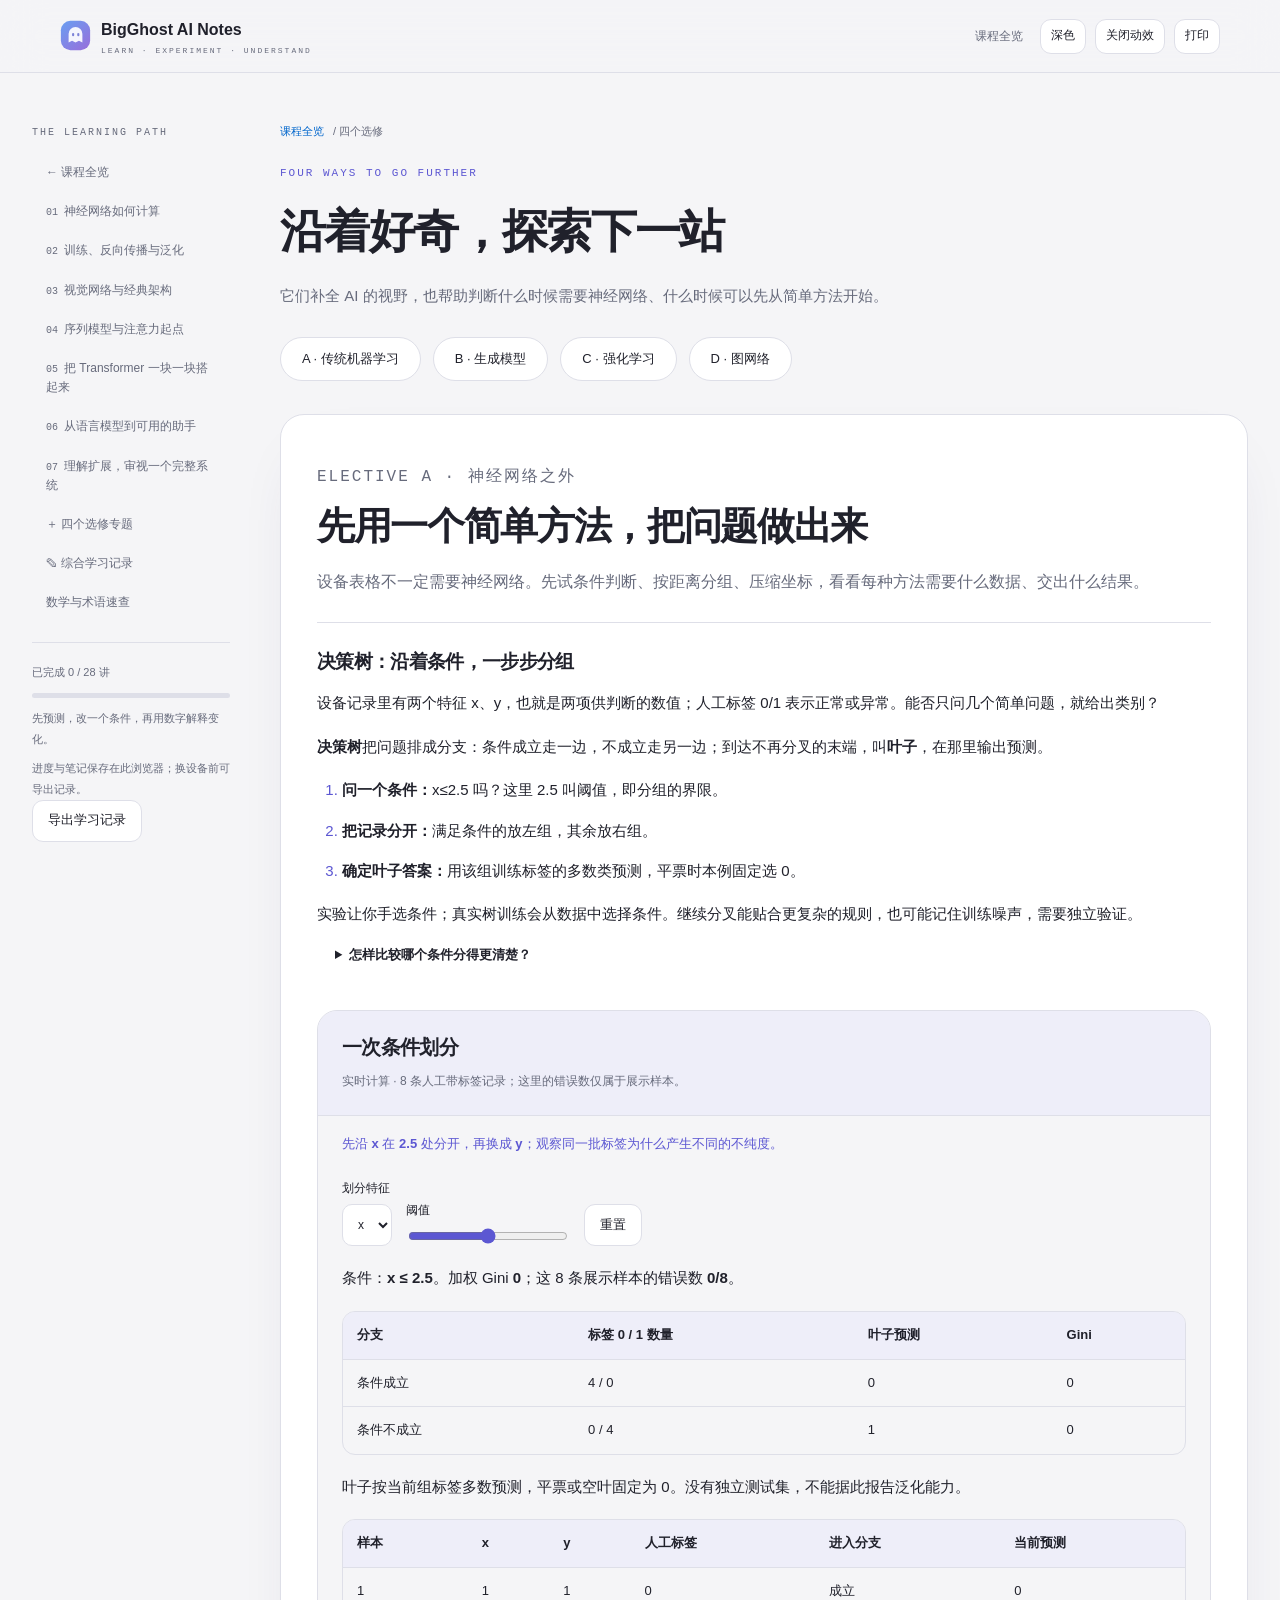
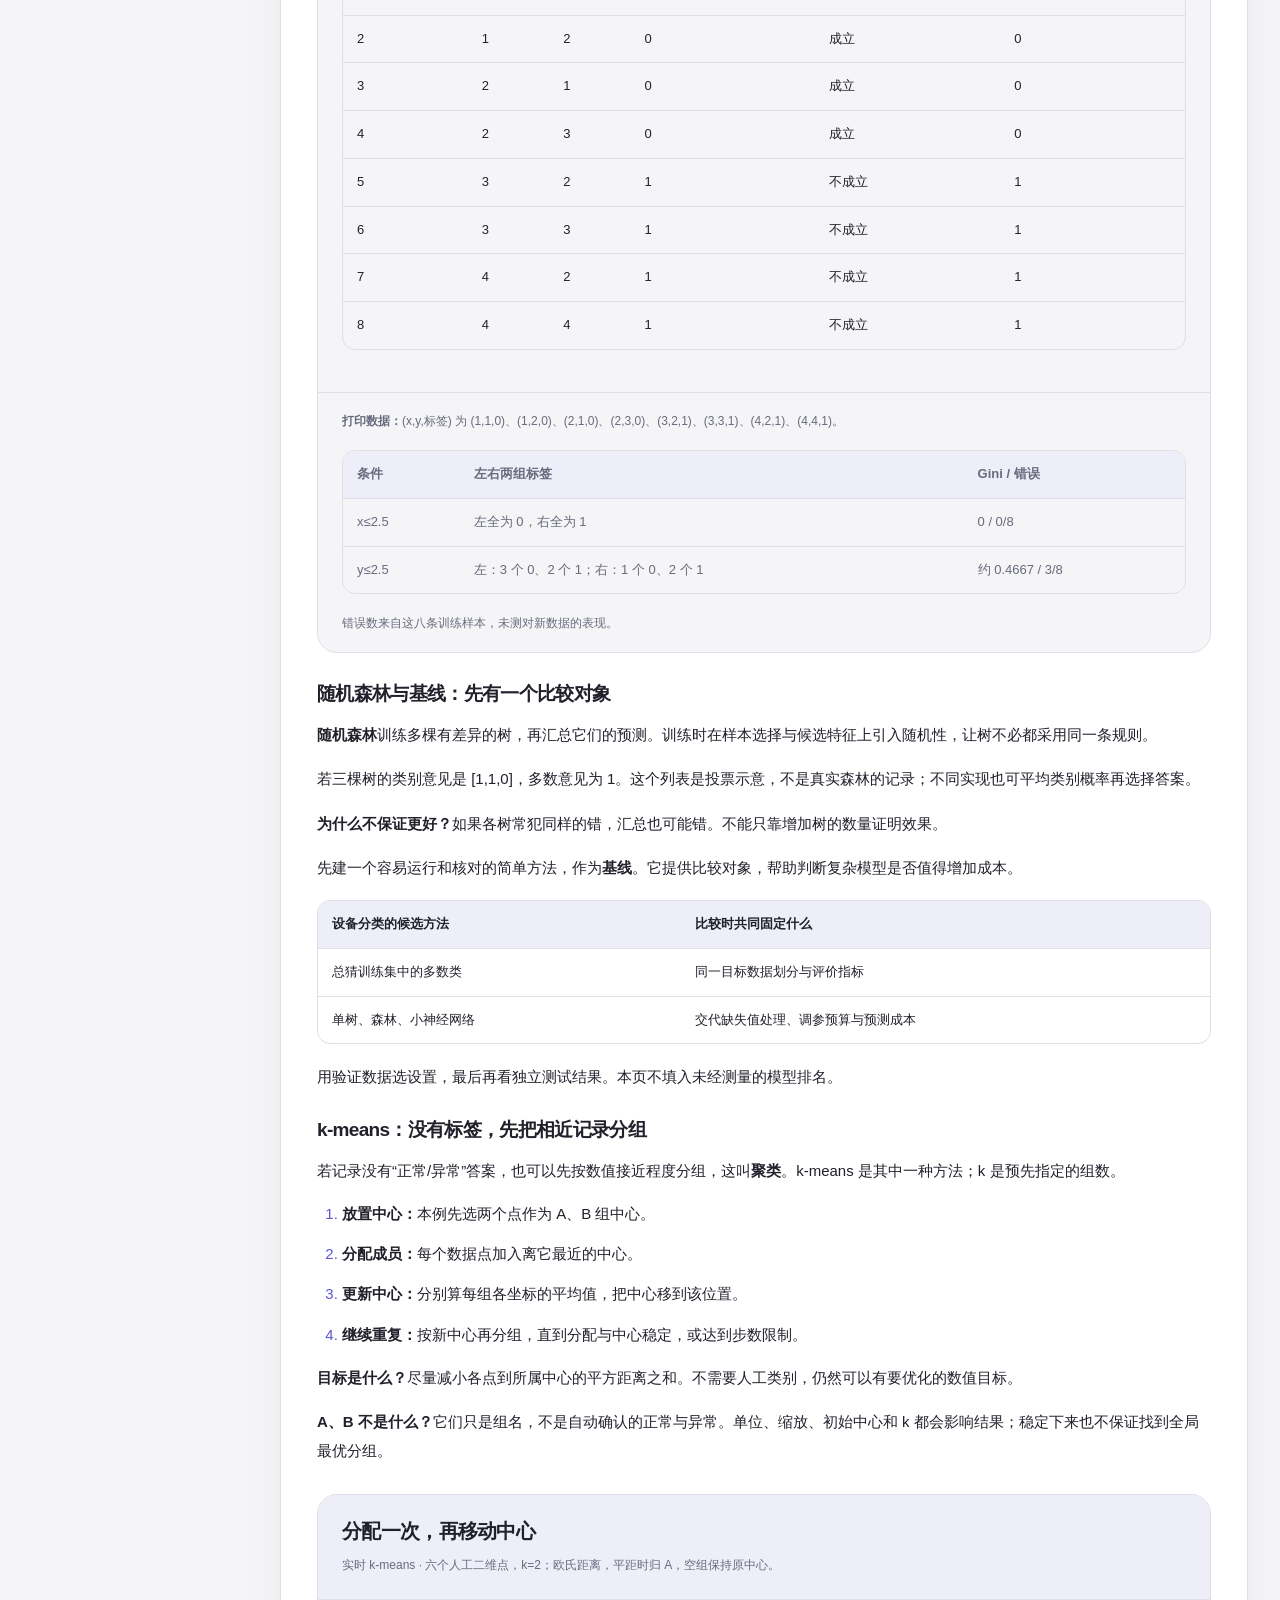
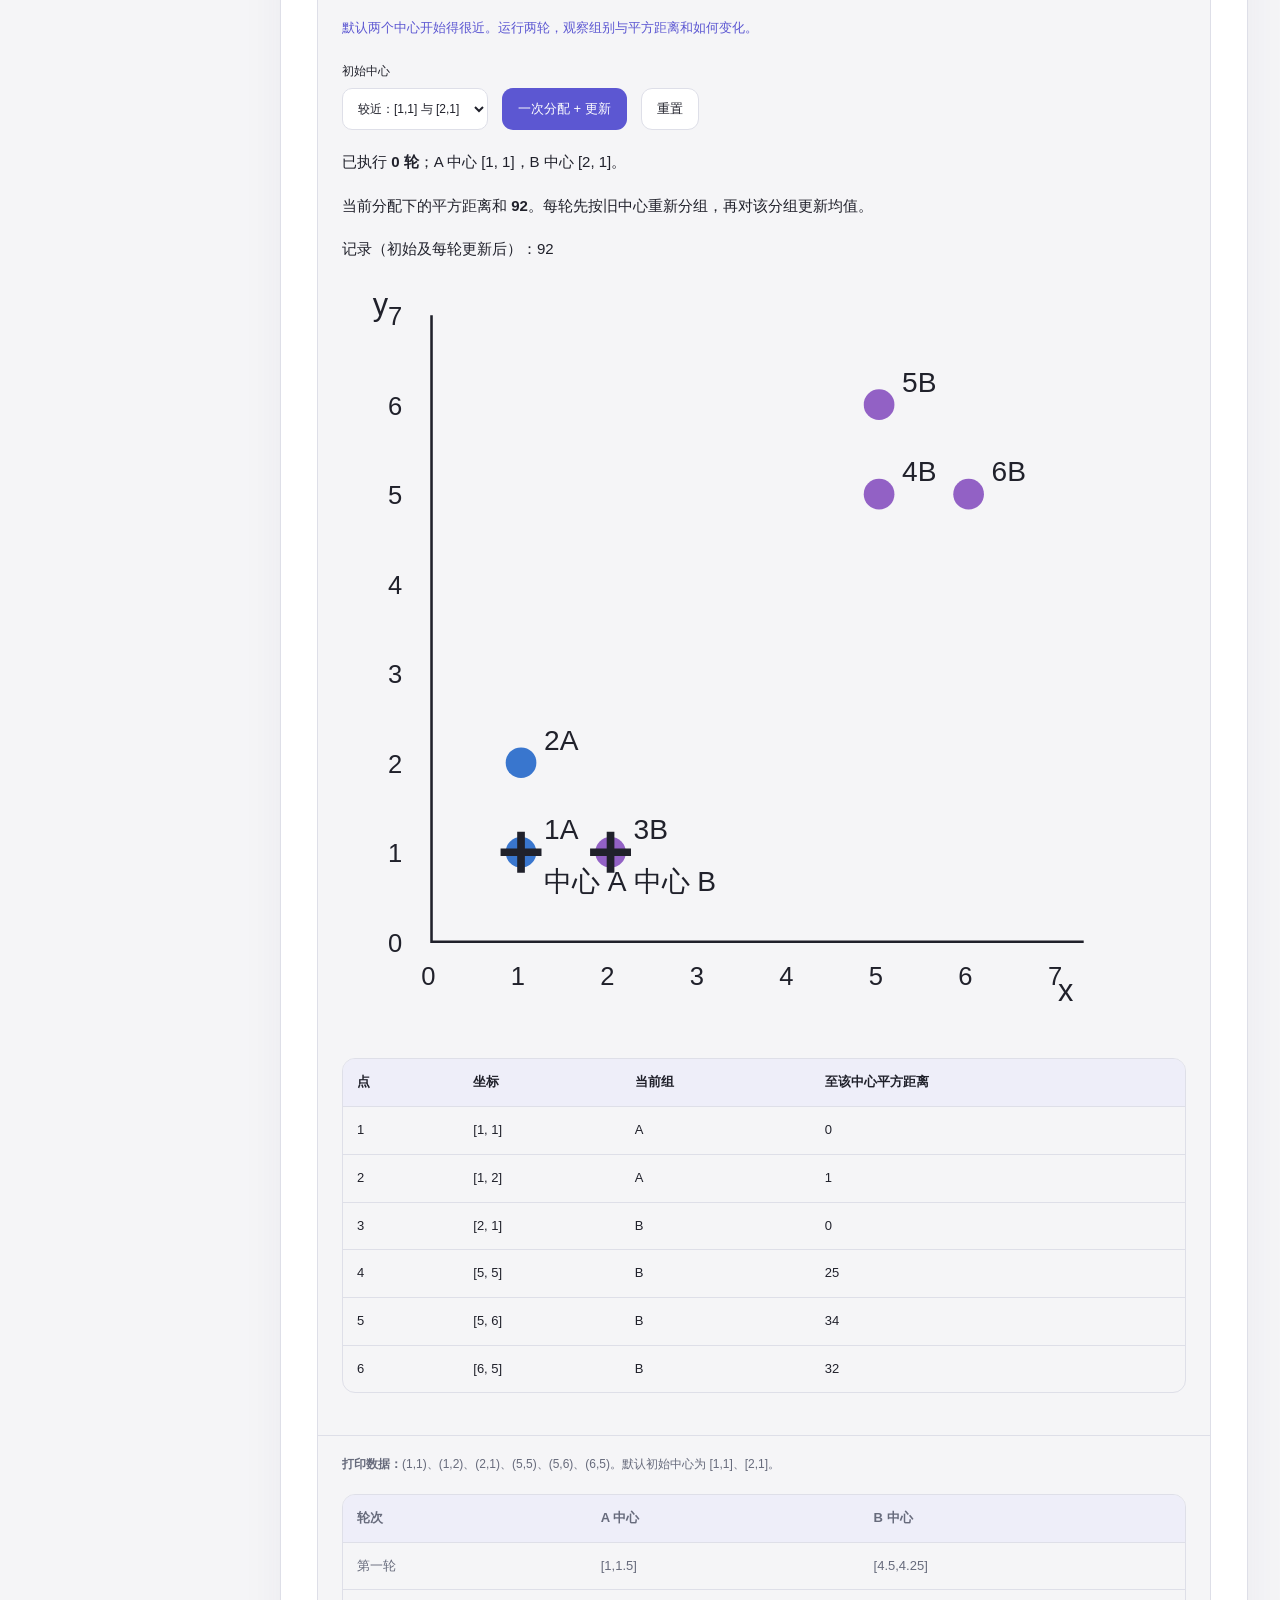
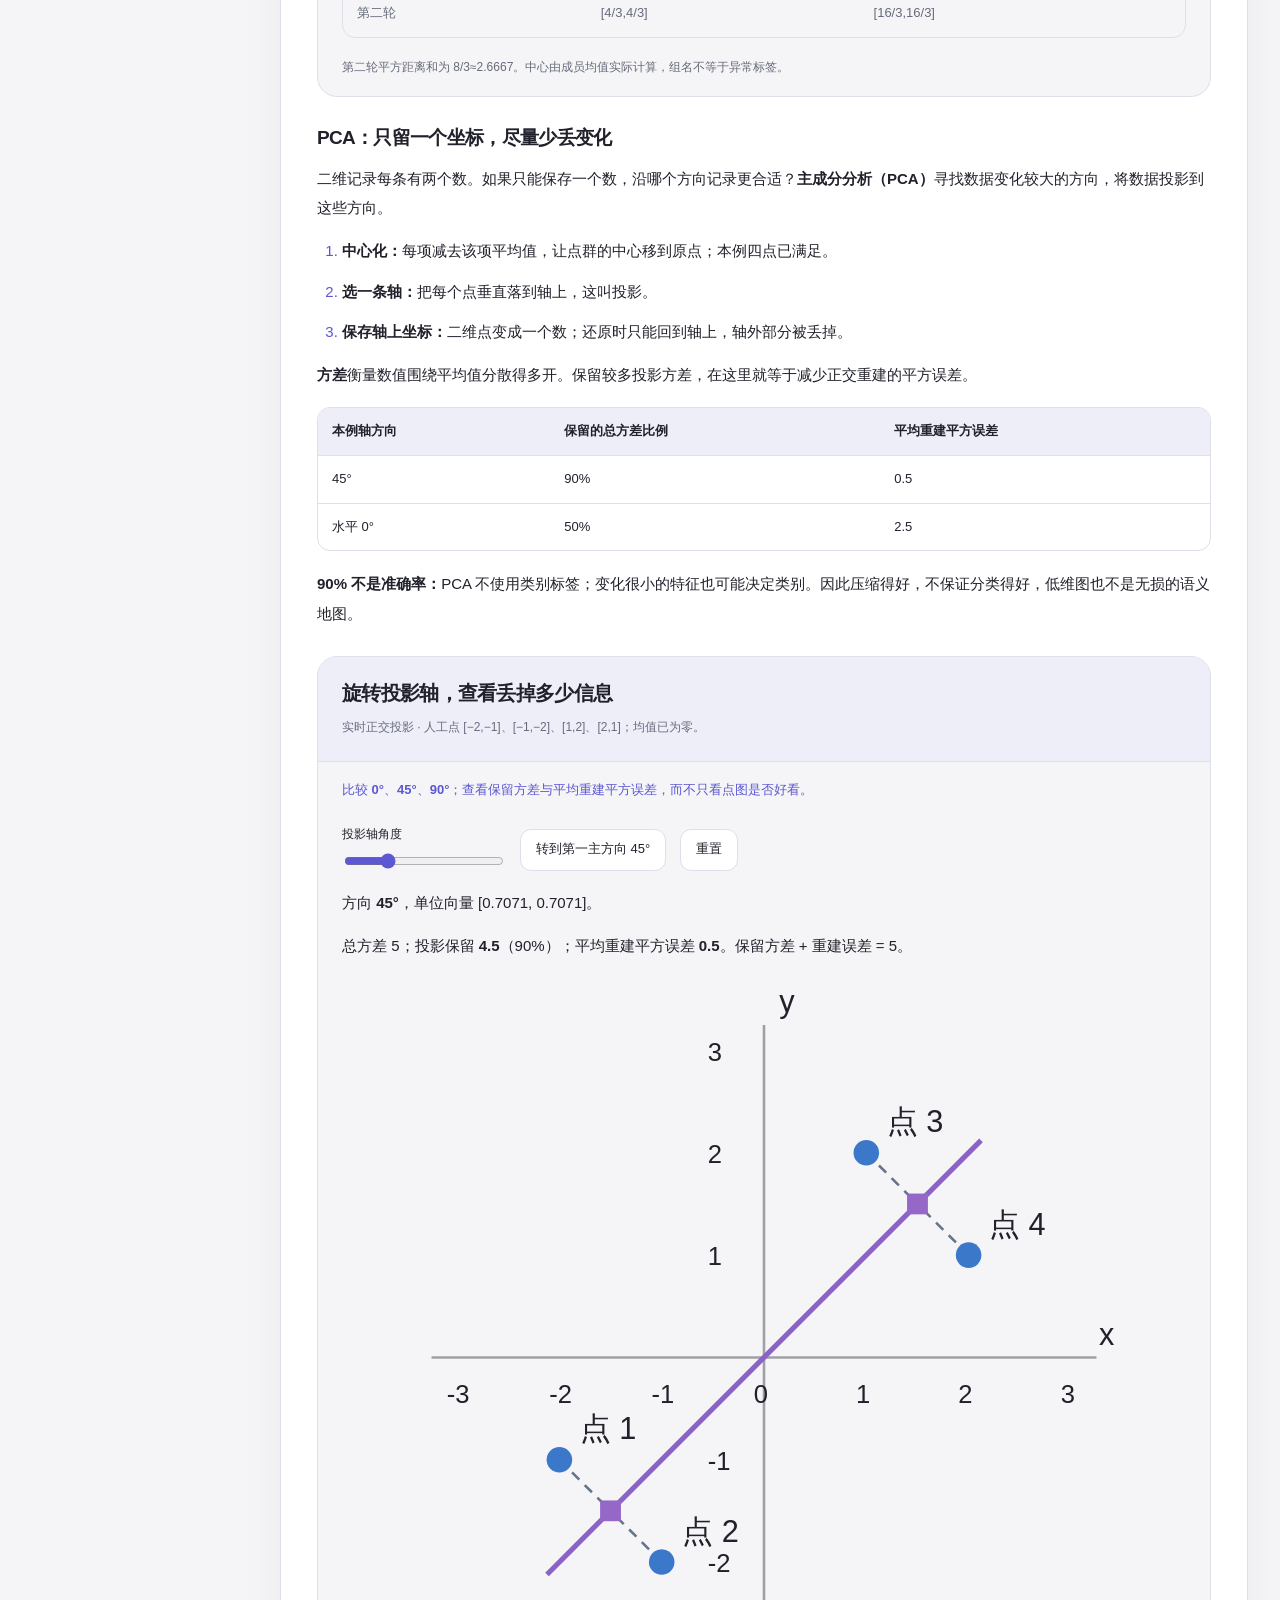
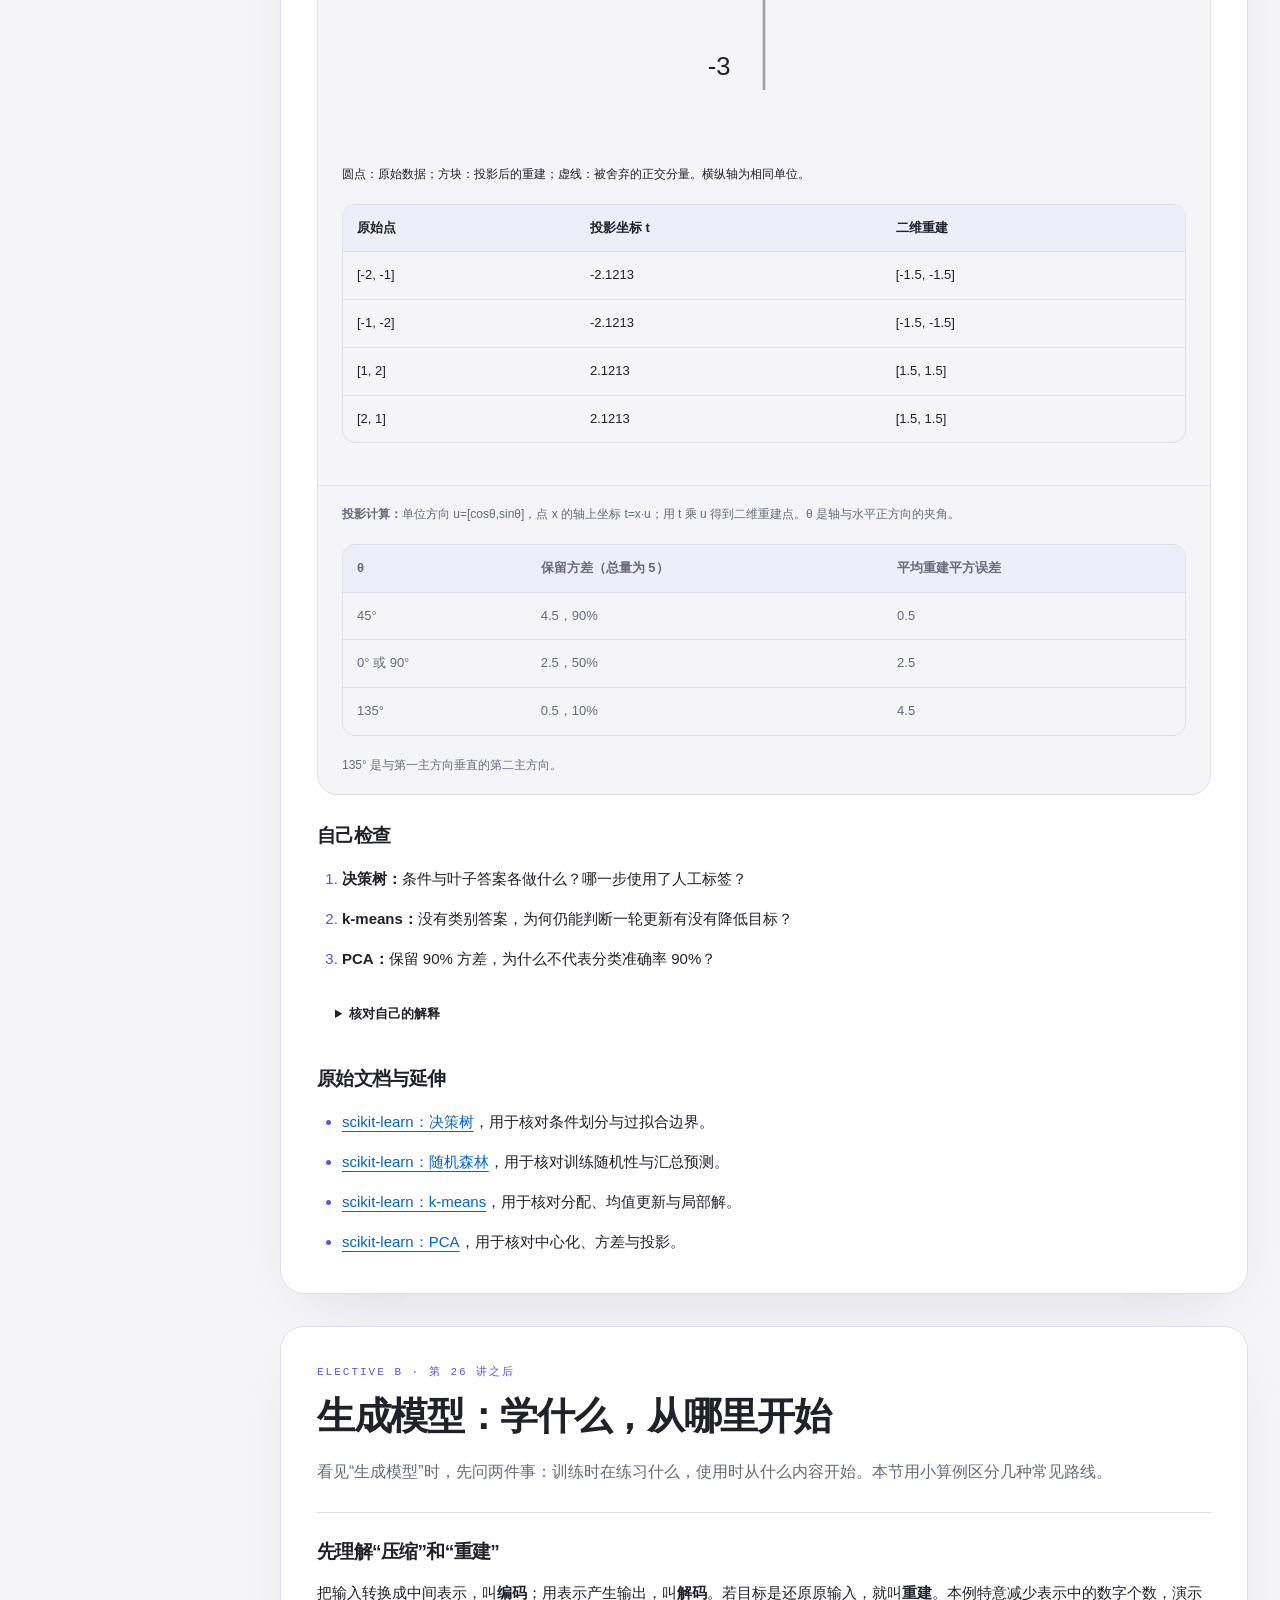
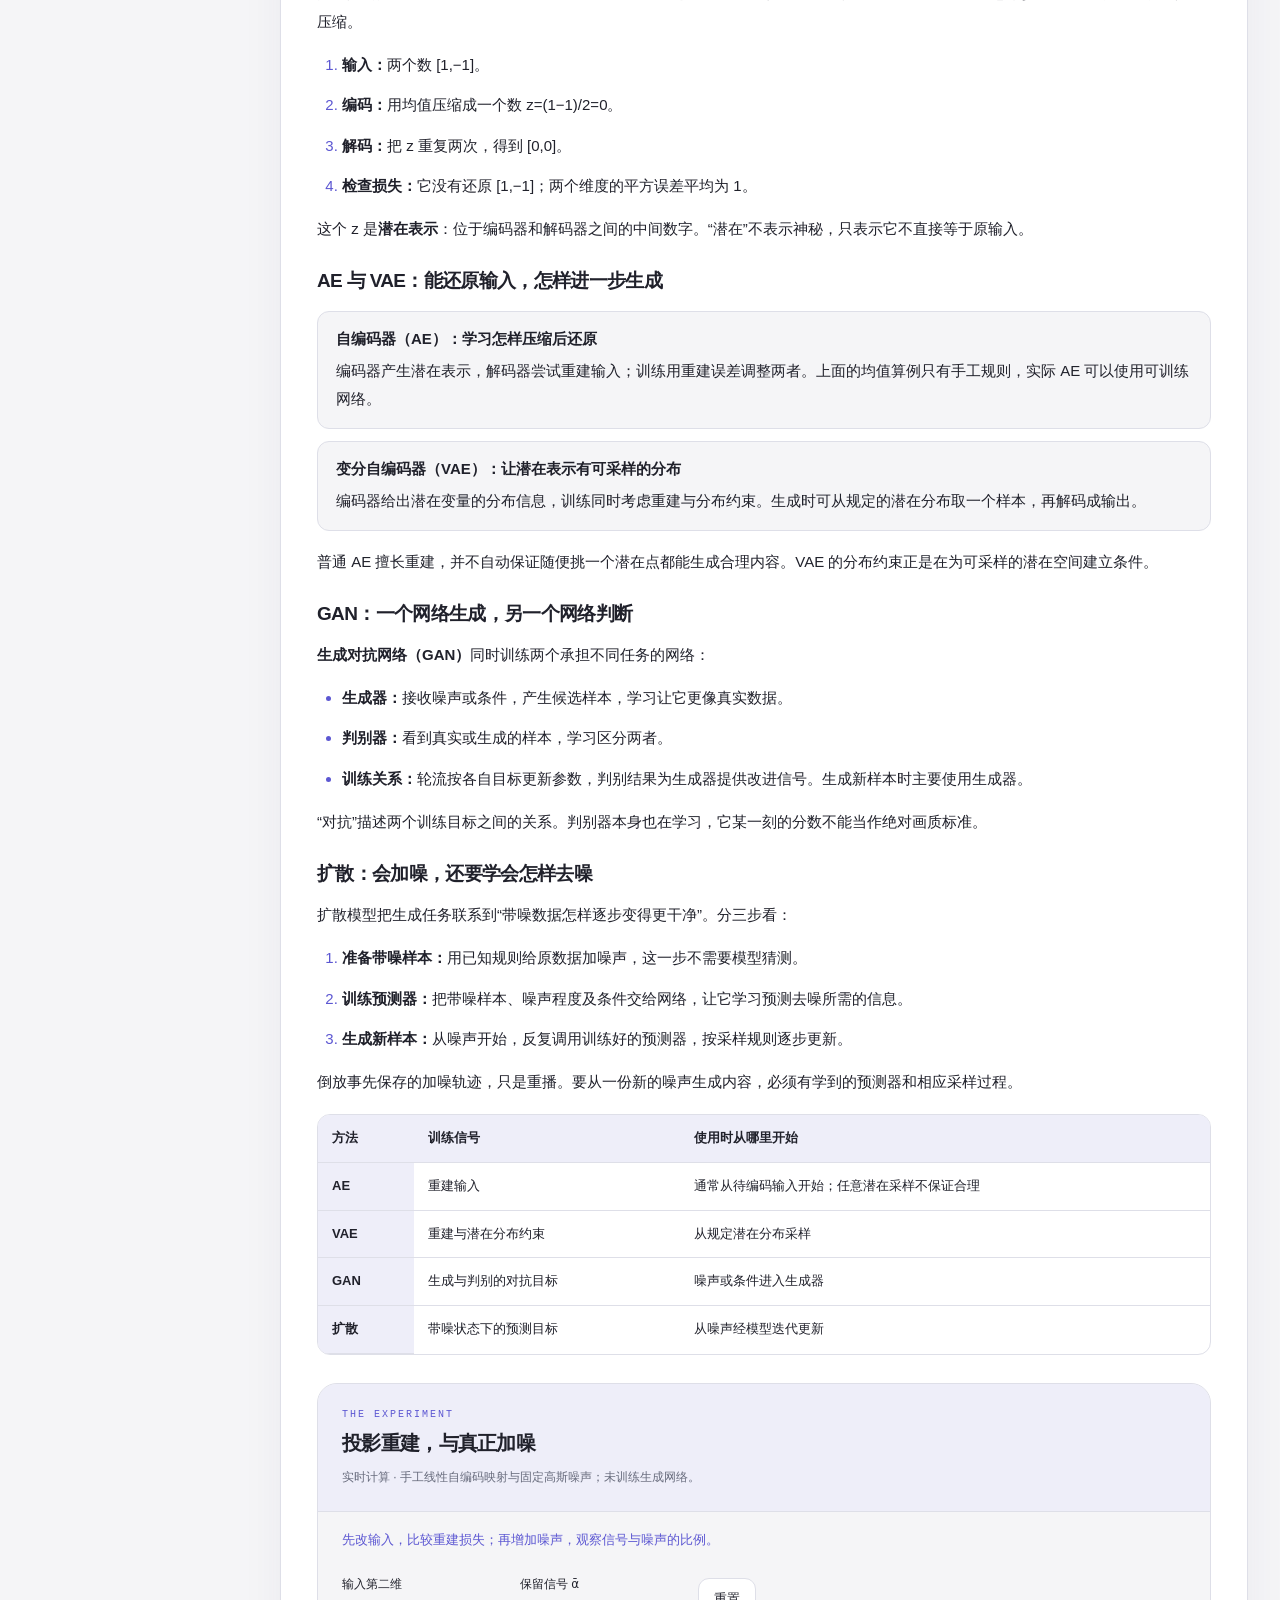
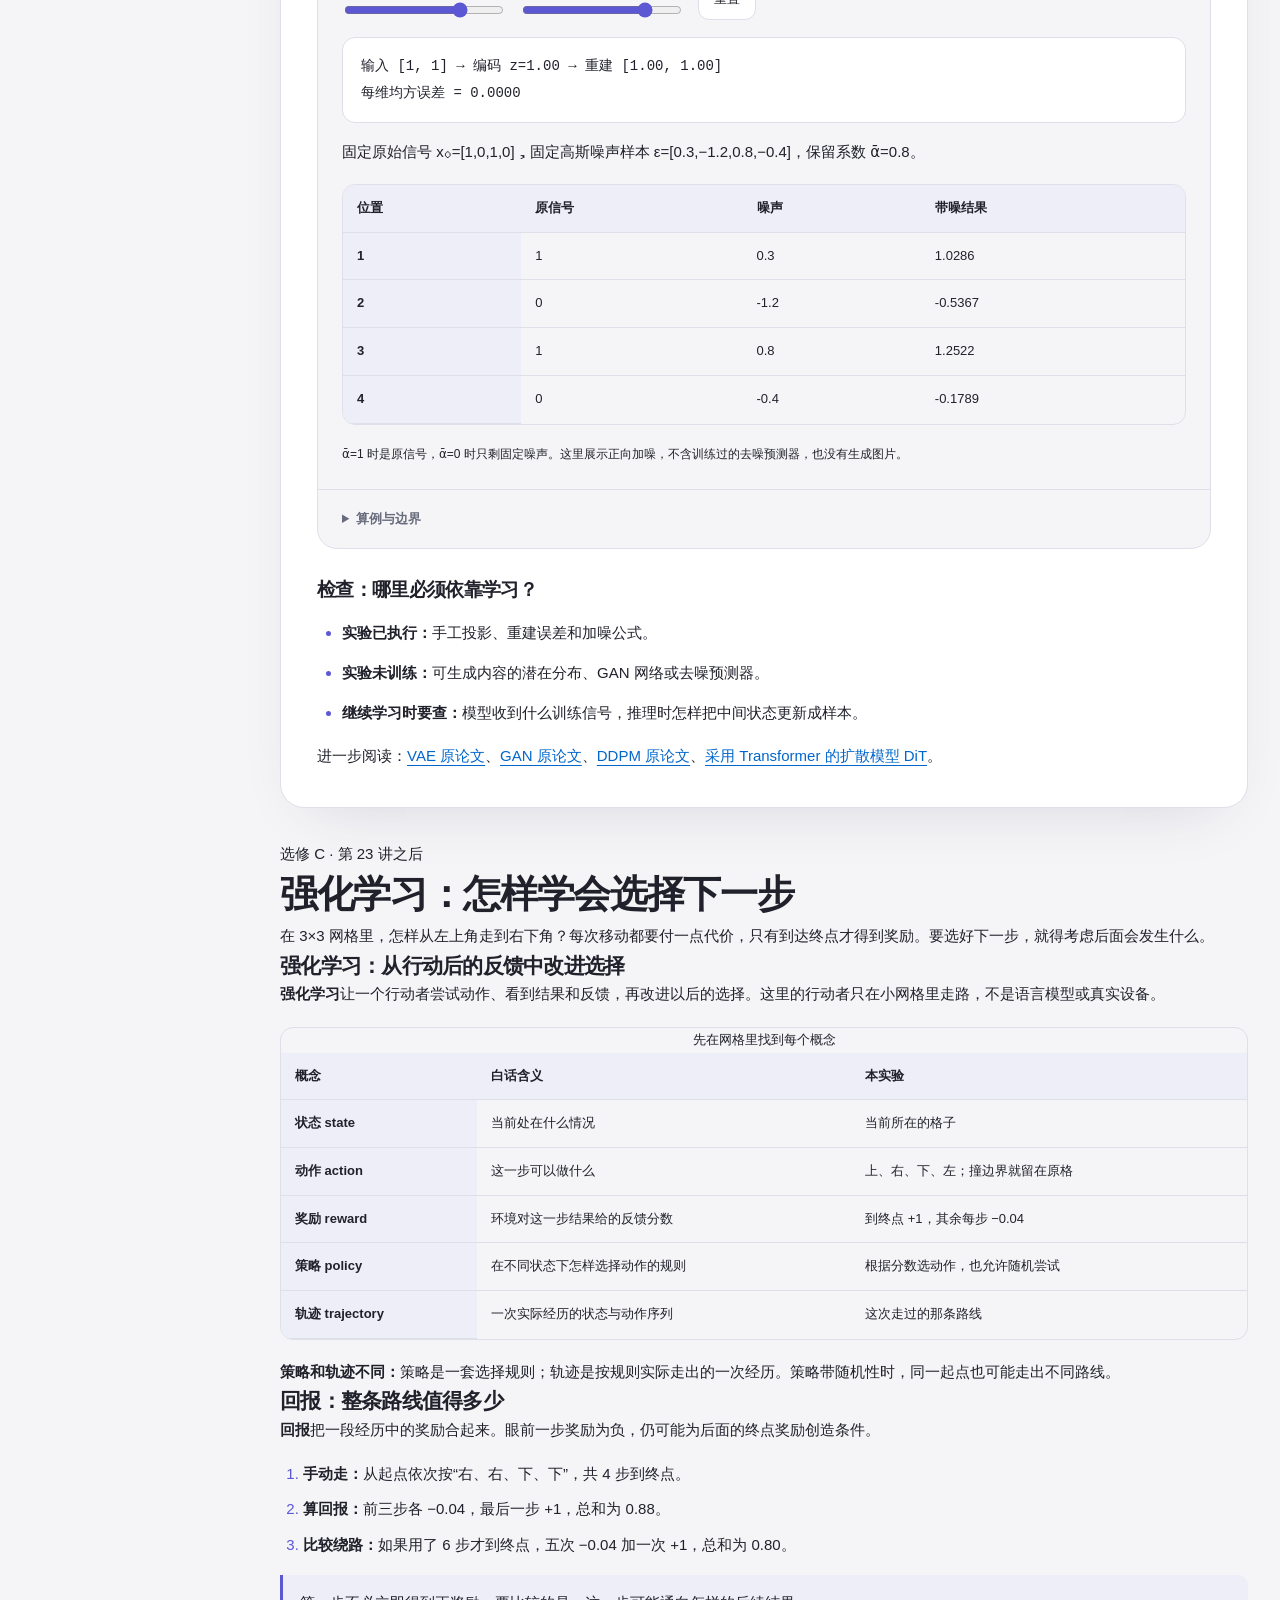
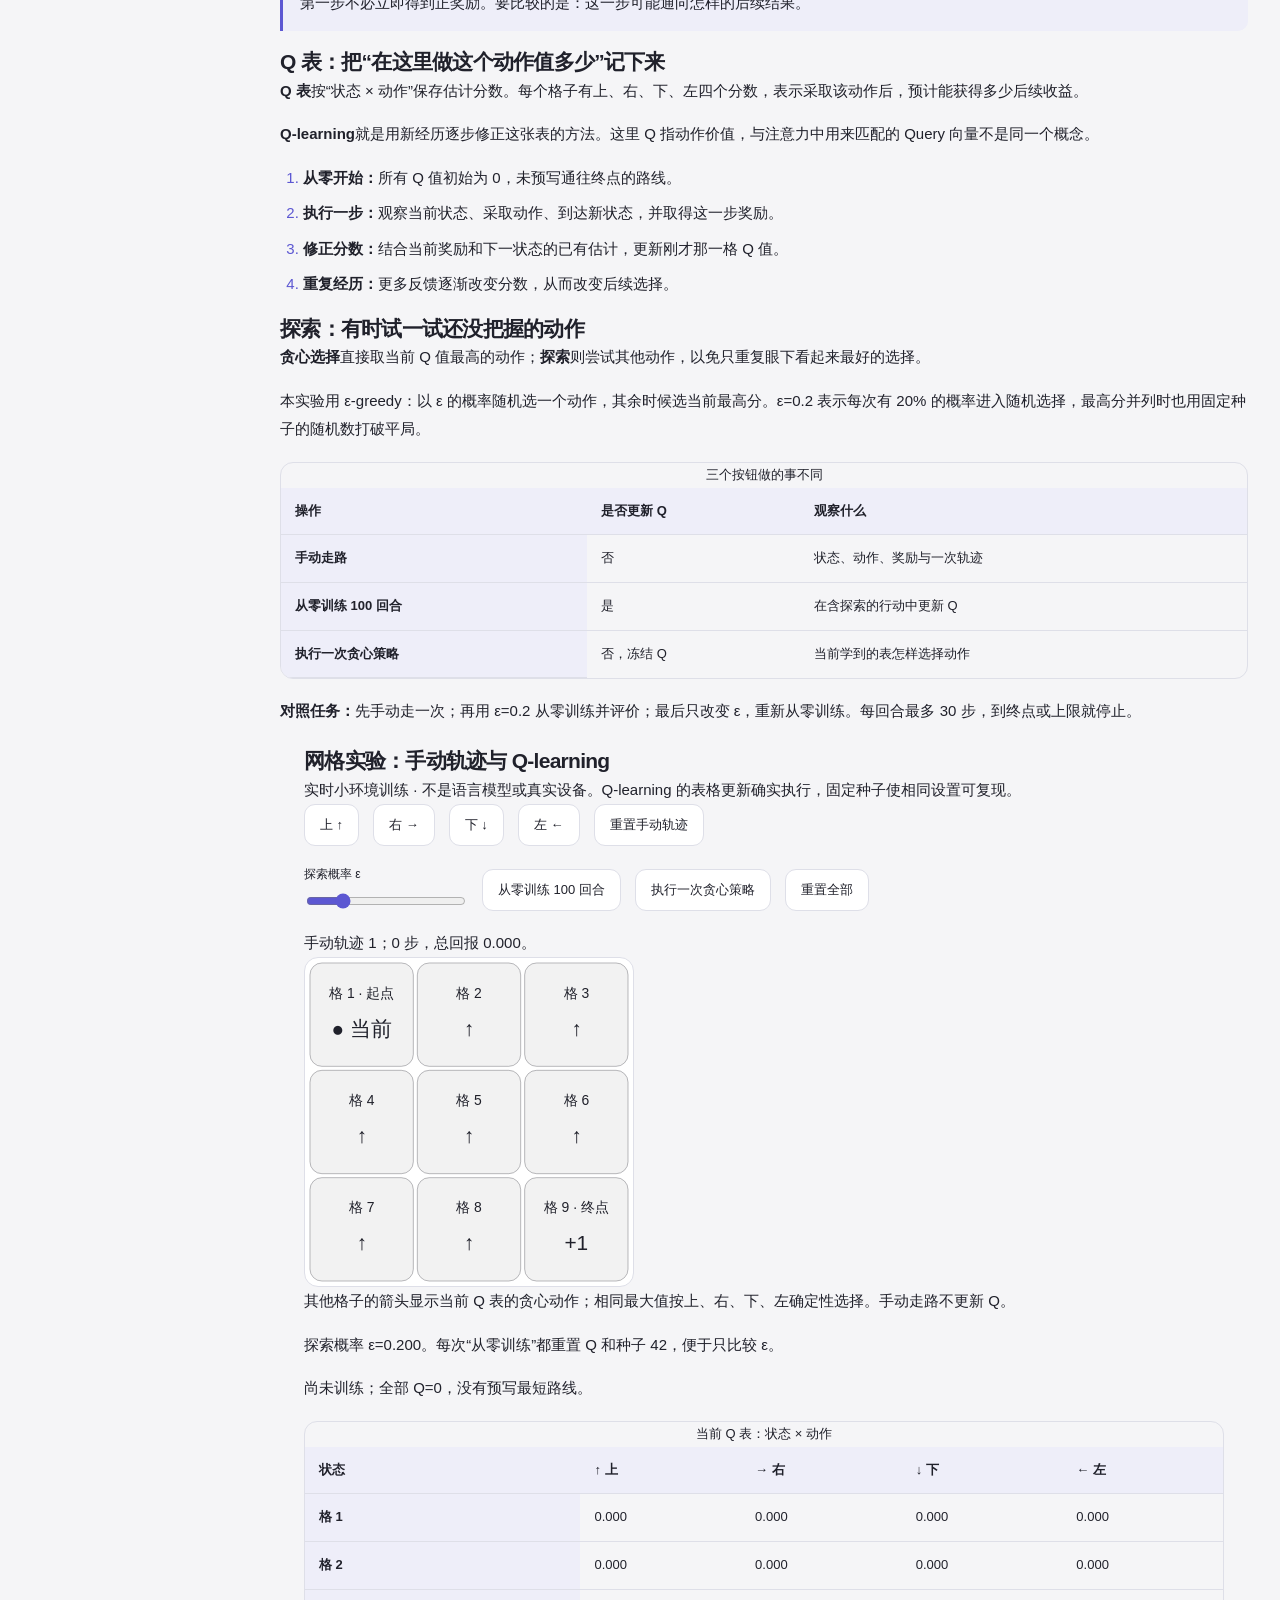
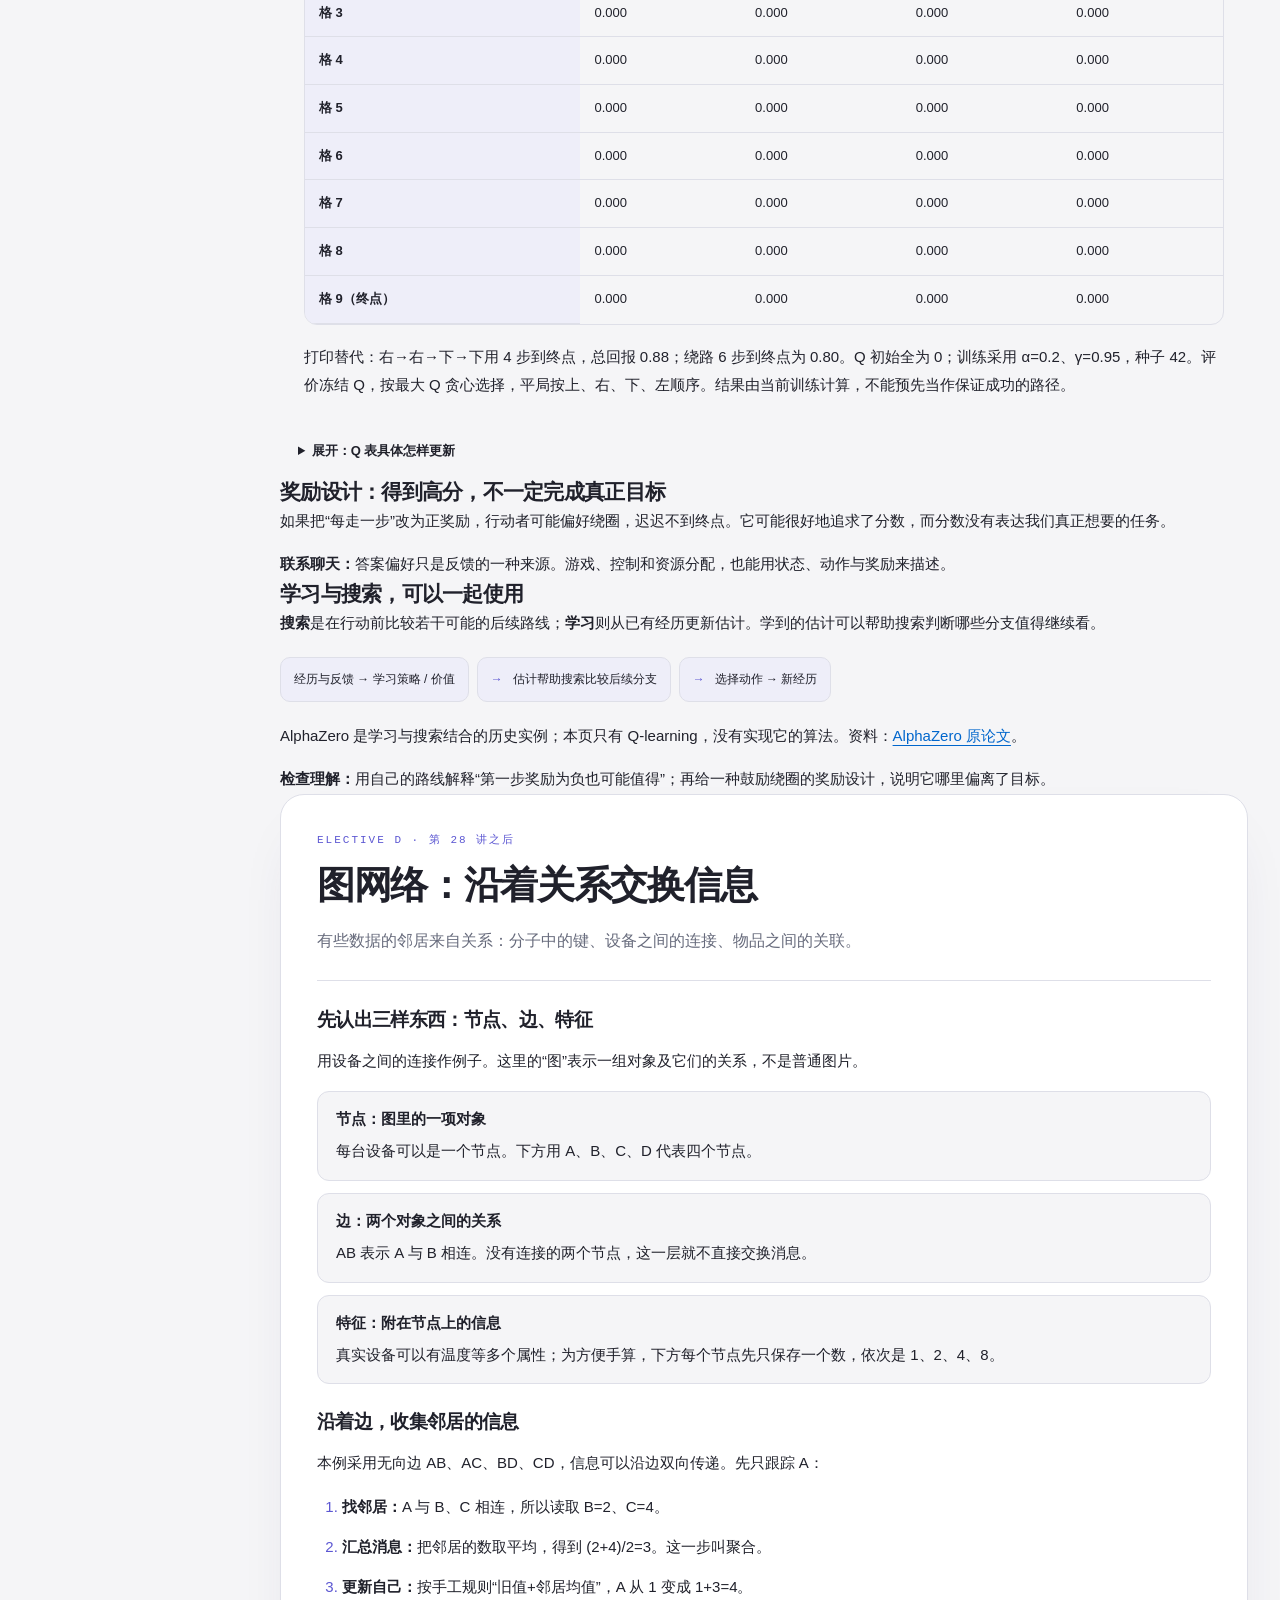
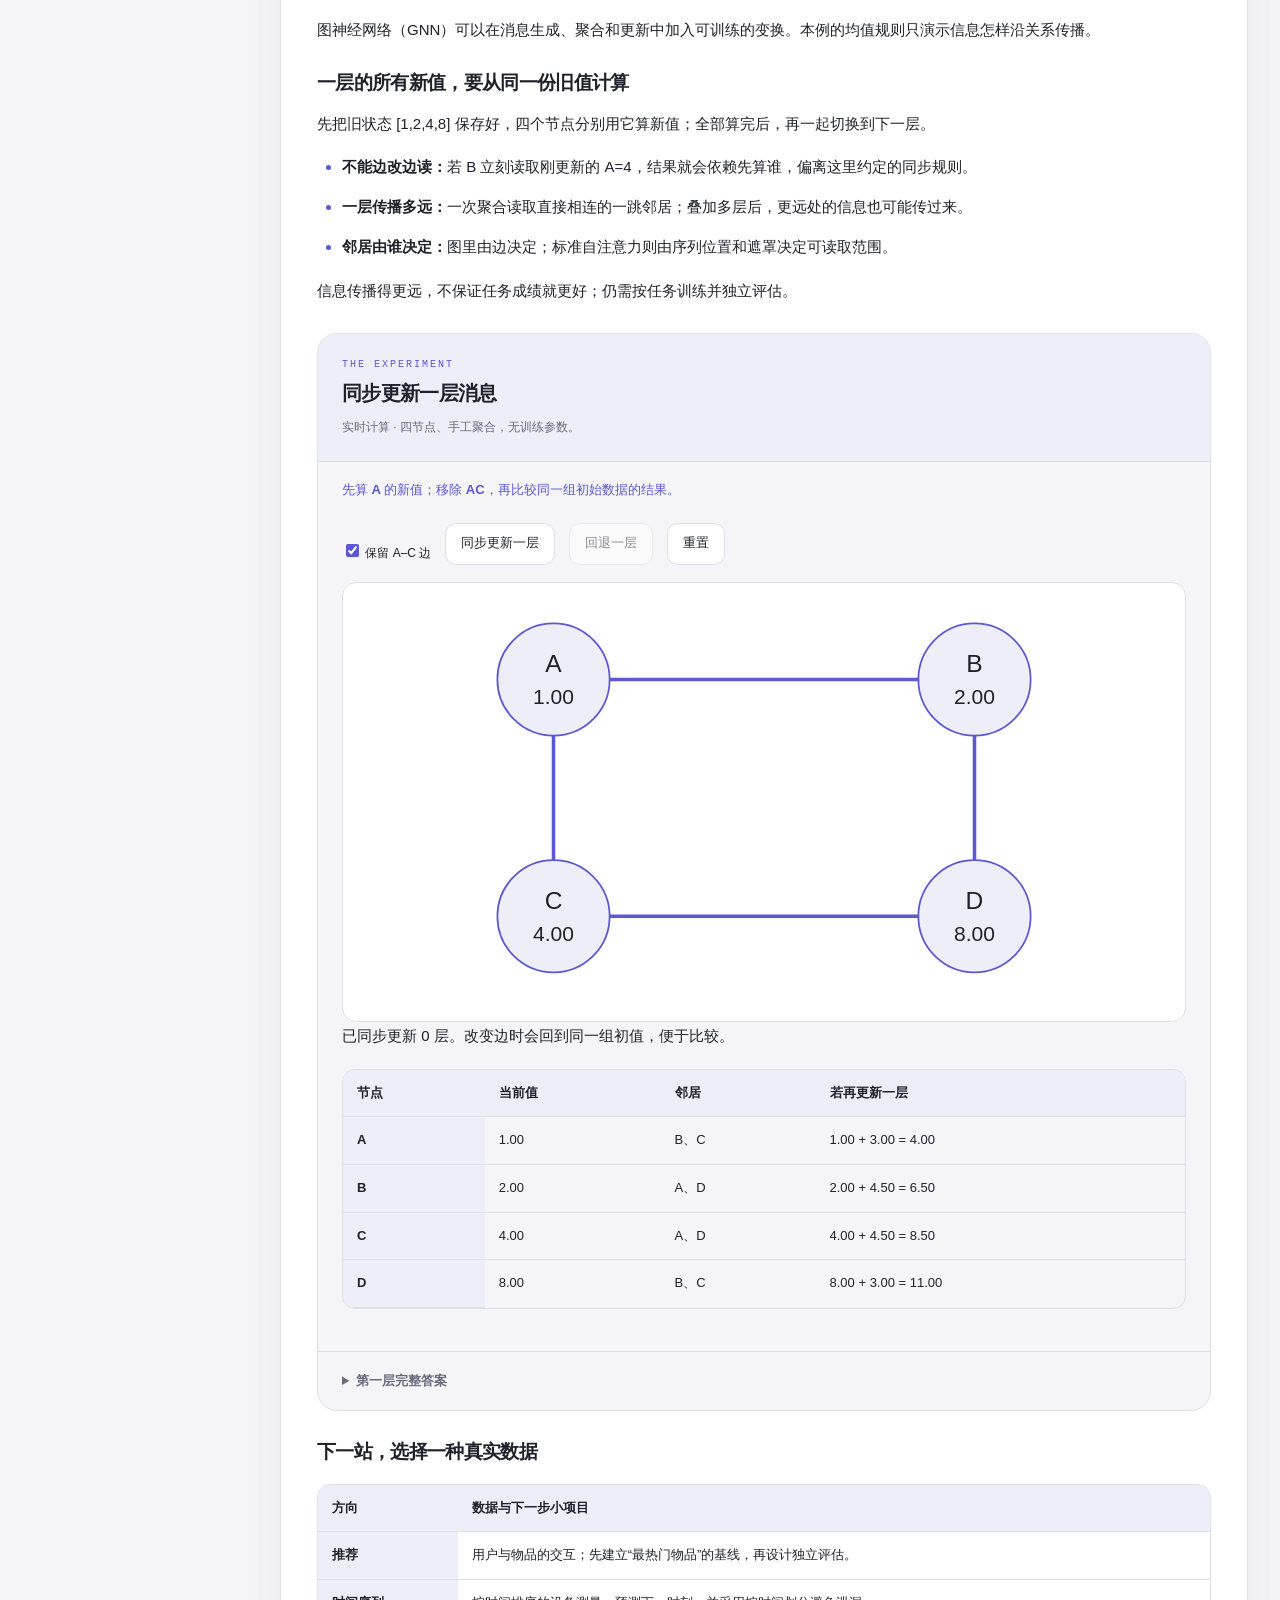
<file: site/notes/ai-foundations/electives.html>
<!DOCTYPE html><html lang="zh-CN" data-theme="light" data-motion="on"><head><meta charset="utf-8"><meta name="viewport" content="width=device-width,initial-scale=1"><title>沿主线之外，继续探索 · BigGhost AI Notes</title><meta name="description" content="四个选修：传统机器学习、生成模型、强化学习与图网络。"><meta name="theme-color" content="#f5f5f7"><link rel="icon" href="../../favicon.ico" sizes="16x16 32x32 48x48">
<link rel="icon" type="image/svg+xml" sizes="any" href="[data-uri]"><script>try{const s=localStorage.getItem('bigghost-note-ai-foundations-theme');document.documentElement.dataset.theme=s==='dark'||(!s&&matchMedia('(prefers-color-scheme: dark)').matches)?'dark':'light';document.documentElement.dataset.motion=localStorage.getItem('bigghost-note-ai-foundations-motion')==='off'||matchMedia('(prefers-reduced-motion: reduce)').matches?'off':'on';}catch(_){}</script><link rel="stylesheet" href="assets/course.css"></head><body id="top"><a class="skip" href="#main">跳转到主要内容</a><header class="topbar"><div class="wrap topinner"><a class="brand" href="../../index.html"><img src="../../favicon.svg" alt=""><span>BigGhost AI Notes<small>LEARN · EXPERIMENT · UNDERSTAND</small></span></a><div class="top-actions"><a href="index.html">课程全览</a><button data-theme-toggle>深色</button><button data-motion-toggle>关闭动效</button><button data-print>打印</button></div></div></header><div class="shell"><aside class="side"><div class="side-label">THE LEARNING PATH</div><nav aria-label="课程目录"><a href="index.html">← 课程全览</a><a href="stage-1.html" class=""><small>01</small>神经网络如何计算</a><a href="stage-2.html" class=""><small>02</small>训练、反向传播与泛化</a><a href="stage-3.html" class=""><small>03</small>视觉网络与经典架构</a><a href="stage-4.html" class=""><small>04</small>序列模型与注意力起点</a><a href="stage-5.html" class=""><small>05</small>把 Transformer 一块一块搭起来</a><a href="stage-6.html" class=""><small>06</small>从语言模型到可用的助手</a><a href="stage-7.html" class=""><small>07</small>理解扩展，审视一个完整系统</a><a href="electives.html">＋ 四个选修专题</a><a href="workbook.html">✎ 综合学习记录</a><a href="index.html#toolbox">数学与术语速查</a></nav><div class="sidenote"><p data-progress-text>已完成 0 / 28 讲</p><div class="progress-track"><div class="progress-fill"></div></div><p>先预测，改一个条件，再用数字解释变化。</p><p data-storage-status>进度与笔记保存在此浏览器。</p><button data-export>导出学习记录</button></div></aside><main id="main"><details class="mobile-nav"><summary>课程目录 · 7 个阶段</summary><nav aria-label="手机课程目录"><a href="stage-1.html" class=""><small>01</small>神经网络如何计算</a><a href="stage-2.html" class=""><small>02</small>训练、反向传播与泛化</a><a href="stage-3.html" class=""><small>03</small>视觉网络与经典架构</a><a href="stage-4.html" class=""><small>04</small>序列模型与注意力起点</a><a href="stage-5.html" class=""><small>05</small>把 Transformer 一块一块搭起来</a><a href="stage-6.html" class=""><small>06</small>从语言模型到可用的助手</a><a href="stage-7.html" class=""><small>07</small>理解扩展，审视一个完整系统</a><a href="electives.html">＋ 四个选修专题</a><a href="workbook.html">✎ 综合学习记录</a><a href="index.html#toolbox">数学与术语速查</a></nav></details><header class="stage-hero"><div class="breadcrumb"><a href="index.html">课程全览</a><span>/ 四个选修</span></div><div class="eyebrow">FOUR WAYS TO GO FURTHER</div><h1>沿着好奇，探索下一站</h1><p class="lead">它们补全 AI 的视野，也帮助判断什么时候需要神经网络、什么时候可以先从简单方法开始。</p><div class="hero-actions"><a class="button" href="#elective-a">A · 传统机器学习</a><a class="button" href="#elective-b">B · 生成模型</a><a class="button" href="#elective-c">C · 强化学习</a><a class="button" href="#elective-d">D · 图网络</a></div></header><section class="lesson" id="elective-a">
<header class="lesson-header"><p class="eyebrow">ELECTIVE A · 神经网络之外</p><h2>先用一个简单方法，把问题做出来</h2><p>设备表格不一定需要神经网络。先试条件判断、按距离分组、压缩坐标，看看每种方法需要什么数据、交出什么结果。</p></header>
<div class="lesson-part"><h3>决策树：沿着条件，一步步分组</h3><p>设备记录里有两个特征 x、y，也就是两项供判断的数值；人工标签 0/1 表示正常或异常。能否只问几个简单问题，就给出类别？</p><p><strong>决策树</strong>把问题排成分支：条件成立走一边，不成立走另一边；到达不再分叉的末端，叫<strong>叶子</strong>，在那里输出预测。</p><ol><li><strong>问一个条件：</strong>x≤2.5 吗？这里 2.5 叫阈值，即分组的界限。</li><li><strong>把记录分开：</strong>满足条件的放左组，其余放右组。</li><li><strong>确定叶子答案：</strong>用该组训练标签的多数类预测，平票时本例固定选 0。</li></ol><p>实验让你手选条件；真实树训练会从数据中选择条件。继续分叉能贴合更复杂的规则，也可能记住训练噪声，需要独立验证。</p><details><summary>怎样比较哪个条件分得更清楚？</summary><div class="details-body"><p><strong>不纯度</strong>衡量一组标签混杂到什么程度。Gini 不纯度=1−p₀²−p₁²，p₀、p₁ 分别是两类所占比例。</p><div class="table-wrap"><table><thead><tr><th scope="col">一组中的标签</th><th scope="col">Gini</th><th scope="col">含义</th></tr></thead><tbody><tr><td>全部为同一类</td><td>0</td><td>纯组</td></tr><tr><td>0 与 1 各一半</td><td>0.5</td><td>两类混杂</td></tr></tbody></table></div><p>比较划分时，按左右组样本数对它们的 Gini 加权平均。这个指标用到了人工标签；它不是独立测试成绩。</p></div></details></div>
<div class="lab-box"><div class="lab-heading"><h3>一次条件划分</h3><p>实时计算 · 8 条人工带标签记录；这里的错误数仅属于展示样本。</p></div><p class="lab-task">先沿 x 在 2.5 处分开，再换成 y；观察同一批标签为什么产生不同的不纯度。</p><div class="lab" data-lab="tree-baseline"><div class="controls"><label class="control">划分特征<select data-axis><option value="0">x</option><option value="1">y</option></select></label><label class="control">阈值<input data-threshold type="range" min="0.5" max="4.5" step="0.5" value="2.5"></label><button class="button" data-action="reset">重置</button></div><div data-output class="lab-output" aria-live="polite"></div><div data-table></div></div><div class="lab-explanation"><p><strong>打印数据：</strong>(x,y,标签) 为 (1,1,0)、(1,2,0)、(2,1,0)、(2,3,0)、(3,2,1)、(3,3,1)、(4,2,1)、(4,4,1)。</p><div class="table-wrap"><table><thead><tr><th scope="col">条件</th><th scope="col">左右两组标签</th><th scope="col">Gini / 错误</th></tr></thead><tbody><tr><td>x≤2.5</td><td>左全为 0，右全为 1</td><td>0 / 0/8</td></tr><tr><td>y≤2.5</td><td>左：3 个 0、2 个 1；右：1 个 0、2 个 1</td><td>约 0.4667 / 3/8</td></tr></tbody></table></div><p>错误数来自这八条训练样本，未测对新数据的表现。</p></div></div>
<div class="lesson-part"><h3>随机森林与基线：先有一个比较对象</h3><p><strong>随机森林</strong>训练多棵有差异的树，再汇总它们的预测。训练时在样本选择与候选特征上引入随机性，让树不必都采用同一条规则。</p><p>若三棵树的类别意见是 [1,1,0]，多数意见为 1。这个列表是投票示意，不是真实森林的记录；不同实现也可平均类别概率再选择答案。</p><p><strong>为什么不保证更好？</strong>如果各树常犯同样的错，汇总也可能错。不能只靠增加树的数量证明效果。</p><p>先建一个容易运行和核对的简单方法，作为<strong>基线</strong>。它提供比较对象，帮助判断复杂模型是否值得增加成本。</p><div class="table-wrap"><table><thead><tr><th scope="col">设备分类的候选方法</th><th scope="col">比较时共同固定什么</th></tr></thead><tbody><tr><td>总猜训练集中的多数类</td><td>同一目标数据划分与评价指标</td></tr><tr><td>单树、森林、小神经网络</td><td>交代缺失值处理、调参预算与预测成本</td></tr></tbody></table></div><p>用验证数据选设置，最后再看独立测试结果。本页不填入未经测量的模型排名。</p></div>
<div class="lesson-part"><h3>k-means：没有标签，先把相近记录分组</h3><p>若记录没有“正常/异常”答案，也可以先按数值接近程度分组，这叫<strong>聚类</strong>。k-means 是其中一种方法；k 是预先指定的组数。</p><ol><li><strong>放置中心：</strong>本例先选两个点作为 A、B 组中心。</li><li><strong>分配成员：</strong>每个数据点加入离它最近的中心。</li><li><strong>更新中心：</strong>分别算每组各坐标的平均值，把中心移到该位置。</li><li><strong>继续重复：</strong>按新中心再分组，直到分配与中心稳定，或达到步数限制。</li></ol><p><strong>目标是什么？</strong>尽量减小各点到所属中心的平方距离之和。不需要人工类别，仍然可以有要优化的数值目标。</p><p><strong>A、B 不是什么？</strong>它们只是组名，不是自动确认的正常与异常。单位、缩放、初始中心和 k 都会影响结果；稳定下来也不保证找到全局最优分组。</p></div>
<div class="lab-box"><div class="lab-heading"><h3>分配一次，再移动中心</h3><p>实时 k-means · 六个人工二维点，k=2；欧氏距离，平距时归 A，空组保持原中心。</p></div><p class="lab-task">默认两个中心开始得很近。运行两轮，观察组别与平方距离和如何变化。</p><div class="lab" data-lab="kmeans"><div class="controls"><label class="control">初始中心<select data-seed><option value="near">较近：[1,1] 与 [2,1]</option><option value="far">较远：[1,1] 与 [6,5]</option></select></label><button class="button primary" data-action="step">一次分配 + 更新</button><button class="button" data-action="reset">重置</button></div><div data-output class="lab-output" aria-live="polite"></div><div data-plot></div><div data-table></div></div><div class="lab-explanation"><p><strong>打印数据：</strong>(1,1)、(1,2)、(2,1)、(5,5)、(5,6)、(6,5)。默认初始中心为 [1,1]、[2,1]。</p><div class="table-wrap"><table><thead><tr><th scope="col">轮次</th><th scope="col">A 中心</th><th scope="col">B 中心</th></tr></thead><tbody><tr><td>第一轮</td><td>[1,1.5]</td><td>[4.5,4.25]</td></tr><tr><td>第二轮</td><td>[4/3,4/3]</td><td>[16/3,16/3]</td></tr></tbody></table></div><p>第二轮平方距离和为 8/3≈2.6667。中心由成员均值实际计算，组名不等于异常标签。</p></div></div>
<div class="lesson-part"><h3>PCA：只留一个坐标，尽量少丢变化</h3><p>二维记录每条有两个数。如果只能保存一个数，沿哪个方向记录更合适？<strong>主成分分析（PCA）</strong>寻找数据变化较大的方向，将数据投影到这些方向。</p><ol><li><strong>中心化：</strong>每项减去该项平均值，让点群的中心移到原点；本例四点已满足。</li><li><strong>选一条轴：</strong>把每个点垂直落到轴上，这叫投影。</li><li><strong>保存轴上坐标：</strong>二维点变成一个数；还原时只能回到轴上，轴外部分被丢掉。</li></ol><p><strong>方差</strong>衡量数值围绕平均值分散得多开。保留较多投影方差，在这里就等于减少正交重建的平方误差。</p><div class="table-wrap"><table><thead><tr><th scope="col">本例轴方向</th><th scope="col">保留的总方差比例</th><th scope="col">平均重建平方误差</th></tr></thead><tbody><tr><td>45°</td><td>90%</td><td>0.5</td></tr><tr><td>水平 0°</td><td>50%</td><td>2.5</td></tr></tbody></table></div><p><strong>90% 不是准确率：</strong>PCA 不使用类别标签；变化很小的特征也可能决定类别。因此压缩得好，不保证分类得好，低维图也不是无损的语义地图。</p></div>
<div class="lab-box"><div class="lab-heading"><h3>旋转投影轴，查看丢掉多少信息</h3><p>实时正交投影 · 人工点 [−2,−1]、[−1,−2]、[1,2]、[2,1]；均值已为零。</p></div><p class="lab-task">比较 0°、45°、90°；查看保留方差与平均重建平方误差，而不只看点图是否好看。</p><div class="lab" data-lab="pca"><div class="controls"><label class="control">投影轴角度<input data-angle type="range" min="0" max="180" step="1" value="45"></label><button class="button" data-action="best">转到第一主方向 45°</button><button class="button" data-action="reset">重置</button></div><div data-output class="lab-output" aria-live="polite"></div><div data-plot></div><div data-table></div></div><div class="lab-explanation"><p><strong>投影计算：</strong>单位方向 u=[cosθ,sinθ]，点 x 的轴上坐标 t=x·u；用 t 乘 u 得到二维重建点。θ 是轴与水平正方向的夹角。</p><div class="table-wrap"><table><thead><tr><th scope="col">θ</th><th scope="col">保留方差（总量为 5）</th><th scope="col">平均重建平方误差</th></tr></thead><tbody><tr><td>45°</td><td>4.5，90%</td><td>0.5</td></tr><tr><td>0° 或 90°</td><td>2.5，50%</td><td>2.5</td></tr><tr><td>135°</td><td>0.5，10%</td><td>4.5</td></tr></tbody></table></div><p>135° 是与第一主方向垂直的第二主方向。</p></div></div>
<div class="lesson-part"><h3>自己检查</h3><ol><li><strong>决策树：</strong>条件与叶子答案各做什么？哪一步使用了人工标签？</li><li><strong>k-means：</strong>没有类别答案，为何仍能判断一轮更新有没有降低目标？</li><li><strong>PCA：</strong>保留 90% 方差，为什么不代表分类准确率 90%？</li></ol><details><summary>核对自己的解释</summary><div class="details-body"><ul><li>树的条件决定怎么分组，叶子提供预测；选择条件与叶子多数类都可使用训练标签。</li><li>k-means 的可计算目标是点到所属中心的平方距离之和。</li><li>方差比例衡量几何变化的保留，与任务标签和预测准确率不是同一件事。</li></ul></div></details></div>
<div class="lesson-part"><h3>原始文档与延伸</h3><ul><li><a href="https://scikit-learn.org/stable/modules/tree.html">scikit-learn：决策树</a>，用于核对条件划分与过拟合边界。</li><li><a href="https://scikit-learn.org/stable/modules/ensemble.html#forest">scikit-learn：随机森林</a>，用于核对训练随机性与汇总预测。</li><li><a href="https://scikit-learn.org/stable/modules/clustering.html#k-means">scikit-learn：k-means</a>，用于核对分配、均值更新与局部解。</li><li><a href="https://scikit-learn.org/stable/modules/decomposition.html#pca">scikit-learn：PCA</a>，用于核对中心化、方差与投影。</li></ul></div>
</section>
<section class="lesson" id="elective-b"><header class="lesson-header"><div class="eyebrow">ELECTIVE B · 第 26 讲之后</div><h2>生成模型：学什么，从哪里开始</h2><p>看见“生成模型”时，先问两件事：训练时在练习什么，使用时从什么内容开始。本节用小算例区分几种常见路线。</p></header><section class="lesson-part"><h3>先理解“压缩”和“重建”</h3><p>把输入转换成中间表示，叫<strong>编码</strong>；用表示产生输出，叫<strong>解码</strong>。若目标是还原原输入，就叫<strong>重建</strong>。本例特意减少表示中的数字个数，演示压缩。</p><ol><li><strong>输入：</strong>两个数 [1,−1]。</li><li><strong>编码：</strong>用均值压缩成一个数 z=(1−1)/2=0。</li><li><strong>解码：</strong>把 z 重复两次，得到 [0,0]。</li><li><strong>检查损失：</strong>它没有还原 [1,−1]；两个维度的平方误差平均为 1。</li></ol><p>这个 z 是<strong>潜在表示</strong>：位于编码器和解码器之间的中间数字。“潜在”不表示神秘，只表示它不直接等于原输入。</p></section><section class="lesson-part"><h3>AE 与 VAE：能还原输入，怎样进一步生成</h3><dl class="concept-list"><div><dt>自编码器（AE）：学习怎样压缩后还原</dt><dd>编码器产生潜在表示，解码器尝试重建输入；训练用重建误差调整两者。上面的均值算例只有手工规则，实际 AE 可以使用可训练网络。</dd></div><div><dt>变分自编码器（VAE）：让潜在表示有可采样的分布</dt><dd>编码器给出潜在变量的分布信息，训练同时考虑重建与分布约束。生成时可从规定的潜在分布取一个样本，再解码成输出。</dd></div></dl><p>普通 AE 擅长重建，并不自动保证随便挑一个潜在点都能生成合理内容。VAE 的分布约束正是在为可采样的潜在空间建立条件。</p></section><section class="lesson-part"><h3>GAN：一个网络生成，另一个网络判断</h3><p><strong>生成对抗网络（GAN）</strong>同时训练两个承担不同任务的网络：</p><ul><li><strong>生成器：</strong>接收噪声或条件，产生候选样本，学习让它更像真实数据。</li><li><strong>判别器：</strong>看到真实或生成的样本，学习区分两者。</li><li><strong>训练关系：</strong>轮流按各自目标更新参数，判别结果为生成器提供改进信号。生成新样本时主要使用生成器。</li></ul><p>“对抗”描述两个训练目标之间的关系。判别器本身也在学习，它某一刻的分数不能当作绝对画质标准。</p></section><section class="lesson-part"><h3>扩散：会加噪，还要学会怎样去噪</h3><p>扩散模型把生成任务联系到“带噪数据怎样逐步变得更干净”。分三步看：</p><ol><li><strong>准备带噪样本：</strong>用已知规则给原数据加噪声，这一步不需要模型猜测。</li><li><strong>训练预测器：</strong>把带噪样本、噪声程度及条件交给网络，让它学习预测去噪所需的信息。</li><li><strong>生成新样本：</strong>从噪声开始，反复调用训练好的预测器，按采样规则逐步更新。</li></ol><p>倒放事先保存的加噪轨迹，只是重播。要从一份新的噪声生成内容，必须有学到的预测器和相应采样过程。</p></section><div class="table-wrap"><table><thead><tr><th>方法</th><th>训练信号</th><th>使用时从哪里开始</th></tr></thead><tbody><tr><th>AE</th><td>重建输入</td><td>通常从待编码输入开始；任意潜在采样不保证合理</td></tr><tr><th>VAE</th><td>重建与潜在分布约束</td><td>从规定潜在分布采样</td></tr><tr><th>GAN</th><td>生成与判别的对抗目标</td><td>噪声或条件进入生成器</td></tr><tr><th>扩散</th><td>带噪状态下的预测目标</td><td>从噪声经模型迭代更新</td></tr></tbody></table></div><section class="lab-box"><div class="lab-heading"><div class="eyebrow">THE EXPERIMENT</div><h3>投影重建，与真正加噪</h3><p>实时计算 · 手工线性自编码映射与固定高斯噪声；未训练生成网络。</p></div><p class="lab-task">先改输入，比较重建损失；再增加噪声，观察信号与噪声的比例。</p><div class="lab" data-lab="generative"><div class="controls"><label class="control">输入第二维<input type="range" min="-2" max="2" step="0.1" value="1" data-input></label><label class="control">保留信号 ᾱ<input type="range" min="0" max="1" step="0.05" value="0.8" data-alpha></label><button data-action="reset">重置</button></div><div data-out></div></div><details class="lab-explanation"><summary>算例与边界</summary><div class="details-body"><ul><li><strong>编码与解码：</strong>z=(x₁+x₂)/2，重建为 [z,z]。</li><li><strong>可还原：</strong>[1,1] → z=1 → [1,1]，误差为 0。</li><li><strong>有信息损失：</strong>[1,−1] → z=0 → [0,0]，每维均方误差为 1。</li></ul><p><strong>加噪公式：</strong><code>xₜ=√ᾱ·x₀+√(1−ᾱ)·ε</code>。</p><ul><li>x₀ 是原信号，ε 是加入的噪声，xₜ 是混合后的结果。</li><li>ᾱ 从 1 变向 0 时，原信号系数减小、噪声系数增大。</li><li>本例固定 ε=[0.3,−1.2,0.8,−0.4]，用于对照，不执行反向去噪。</li></ul></div></details></section><section class="lesson-part"><h3>检查：哪里必须依靠学习？</h3><ul><li><strong>实验已执行：</strong>手工投影、重建误差和加噪公式。</li><li><strong>实验未训练：</strong>可生成内容的潜在分布、GAN 网络或去噪预测器。</li><li><strong>继续学习时要查：</strong>模型收到什么训练信号，推理时怎样把中间状态更新成样本。</li></ul><p>进一步阅读：<a href="https://arxiv.org/abs/1312.6114">VAE 原论文</a>、<a href="https://arxiv.org/abs/1406.2661">GAN 原论文</a>、<a href="https://arxiv.org/abs/2006.11239">DDPM 原论文</a>、<a href="https://arxiv.org/abs/2212.09748">采用 Transformer 的扩散模型 DiT</a>。</p></section></section><section class="chapter" id="elective-c">
  <div class="sectionhead"><p class="kicker">选修 C · 第 23 讲之后</p><h2>强化学习：怎样学会选择下一步</h2></div>
  <p class="intro">在 3×3 网格里，怎样从左上角走到右下角？每次移动都要付一点代价，只有到达终点才得到奖励。要选好下一步，就得考虑后面会发生什么。</p>
  <h3>强化学习：从行动后的反馈中改进选择</h3>
  <p><strong>强化学习</strong>让一个行动者尝试动作、看到结果和反馈，再改进以后的选择。这里的行动者只在小网格里走路，不是语言模型或真实设备。</p>
  <div class="table-wrap"><table><caption>先在网格里找到每个概念</caption><thead><tr><th scope="col">概念</th><th scope="col">白话含义</th><th scope="col">本实验</th></tr></thead><tbody>
    <tr><th scope="row">状态 state</th><td>当前处在什么情况</td><td>当前所在的格子</td></tr>
    <tr><th scope="row">动作 action</th><td>这一步可以做什么</td><td>上、右、下、左；撞边界就留在原格</td></tr>
    <tr><th scope="row">奖励 reward</th><td>环境对这一步结果给的反馈分数</td><td>到终点 +1，其余每步 −0.04</td></tr>
    <tr><th scope="row">策略 policy</th><td>在不同状态下怎样选择动作的规则</td><td>根据分数选动作，也允许随机尝试</td></tr>
    <tr><th scope="row">轨迹 trajectory</th><td>一次实际经历的状态与动作序列</td><td>这次走过的那条路线</td></tr>
  </tbody></table></div>
  <p><strong>策略和轨迹不同：</strong>策略是一套选择规则；轨迹是按规则实际走出的一次经历。策略带随机性时，同一起点也可能走出不同路线。</p>
  <h3>回报：整条路线值得多少</h3>
  <p><strong>回报</strong>把一段经历中的奖励合起来。眼前一步奖励为负，仍可能为后面的终点奖励创造条件。</p>
  <ol>
    <li><strong>手动走：</strong>从起点依次按“右、右、下、下”，共 4 步到终点。</li>
    <li><strong>算回报：</strong>前三步各 −0.04，最后一步 +1，总和为 0.88。</li>
    <li><strong>比较绕路：</strong>如果用了 6 步才到终点，五次 −0.04 加一次 +1，总和为 0.80。</li>
  </ol>
  <div class="reading-note"><p>第一步不必立即得到正奖励。要比较的是：这一步可能通向怎样的后续结果。</p></div>
  <h3>Q 表：把“在这里做这个动作值多少”记下来</h3>
  <p><strong>Q 表</strong>按“状态 × 动作”保存估计分数。每个格子有上、右、下、左四个分数，表示采取该动作后，预计能获得多少后续收益。</p>
  <p><strong>Q-learning</strong>就是用新经历逐步修正这张表的方法。这里 Q 指动作价值，与注意力中用来匹配的 Query 向量不是同一个概念。</p>
  <ol>
    <li><strong>从零开始：</strong>所有 Q 值初始为 0，未预写通往终点的路线。</li>
    <li><strong>执行一步：</strong>观察当前状态、采取动作、到达新状态，并取得这一步奖励。</li>
    <li><strong>修正分数：</strong>结合当前奖励和下一状态的已有估计，更新刚才那一格 Q 值。</li>
    <li><strong>重复经历：</strong>更多反馈逐渐改变分数，从而改变后续选择。</li>
  </ol>
  <h3>探索：有时试一试还没把握的动作</h3>
  <p><strong>贪心选择</strong>直接取当前 Q 值最高的动作；<strong>探索</strong>则尝试其他动作，以免只重复眼下看起来最好的选择。</p>
  <p>本实验用 ε-greedy：以 ε 的概率随机选一个动作，其余时候选当前最高分。ε=0.2 表示每次有 20% 的概率进入随机选择，最高分并列时也用固定种子的随机数打破平局。</p>
  <div class="table-wrap"><table><caption>三个按钮做的事不同</caption><thead><tr><th scope="col">操作</th><th scope="col">是否更新 Q</th><th scope="col">观察什么</th></tr></thead><tbody>
    <tr><th scope="row">手动走路</th><td>否</td><td>状态、动作、奖励与一次轨迹</td></tr>
    <tr><th scope="row">从零训练 100 回合</th><td>是</td><td>在含探索的行动中更新 Q</td></tr>
    <tr><th scope="row">执行一次贪心策略</th><td>否，冻结 Q</td><td>当前学到的表怎样选择动作</td></tr>
  </tbody></table></div>
  <p><strong>对照任务：</strong>先手动走一次；再用 ε=0.2 从零训练并评价；最后只改变 ε，重新从零训练。每回合最多 30 步，到终点或上限就停止。</p>
  <div class="lab" data-lab="reinforcement">
    <h3>网格实验：手动轨迹与 Q-learning</h3>
    <p>实时小环境训练 · 不是语言模型或真实设备。Q-learning 的表格更新确实执行，固定种子使相同设置可复现。</p>
    <div class="controls"><button data-move="0">上 ↑</button><button data-move="1">右 →</button><button data-move="2">下 ↓</button><button data-move="3">左 ←</button><button data-action="trajectory">重置手动轨迹</button></div>
    <div class="controls"><label class="control">探索概率 ε<input data-epsilon type="range" min="0" max="1" step="0.1" value="0.2"></label><button data-action="train">从零训练 100 回合</button><button data-action="evaluate">执行一次贪心策略</button><button data-action="reset">重置全部</button></div>
    <div class="lab-output" data-out aria-live="polite"></div>
    <p>打印替代：右→右→下→下用 4 步到终点，总回报 0.88；绕路 6 步到终点为 0.80。Q 初始全为 0；训练采用 α=0.2、γ=0.95，种子 42。评价冻结 Q，按最大 Q 贪心选择，平局按上、右、下、左顺序。结果由当前训练计算，不能预先当作保证成功的路径。</p>
  </div>
  <details><summary>展开：Q 表具体怎样更新</summary><div class="details-body">
    <p><code>Q(s,a) ← Q(s,a)+0.2×[r+0.95×max Q(s′,·)−Q(s,a)]</code></p>
    <ul>
      <li><strong>s、a、s′：</strong>分别是当前状态、所选动作和下一状态；r 是刚收到的奖励。</li>
      <li><strong>0.2：</strong>本次向新估计移动的比例，即学习率 α。</li>
      <li><strong>0.95：</strong>对未来价值打的折扣，即 γ；越远的收益影响越小。</li>
      <li><strong>到终点：</strong>不再继续行动，未来价值项取 0。</li>
    </ul>
    <p>若当前 Q=0、下一状态四个 Q 也为 0，普通一步奖励 −0.04，就更新为 0+0.2×(−0.04)=−0.008。</p>
    <p>训练从种子 42 开始；每次“从零训练”同时清空 Q。评价时保持 Q 不变，最高值并列则按上、右、下、左的顺序选择。</p>
    <p>探索太少可能漏掉好路线，太多也会反复尝试当前较差的动作。这个小网格中某次表现最好的 ε，不能直接推广为所有任务的最佳值。</p>
  </div></details>
  <h3>奖励设计：得到高分，不一定完成真正目标</h3>
  <p>如果把“每走一步”改为正奖励，行动者可能偏好绕圈，迟迟不到终点。它可能很好地追求了分数，而分数没有表达我们真正想要的任务。</p>
  <p><strong>联系聊天：</strong>答案偏好只是反馈的一种来源。游戏、控制和资源分配，也能用状态、动作与奖励来描述。</p>
  <h3>学习与搜索，可以一起使用</h3>
  <p><strong>搜索</strong>是在行动前比较若干可能的后续路线；<strong>学习</strong>则从已有经历更新估计。学到的估计可以帮助搜索判断哪些分支值得继续看。</p>
  <div class="flow"><span>经历与反馈 → 学习策略 / 价值</span><span>估计帮助搜索比较后续分支</span><span>选择动作 → 新经历</span></div>
  <p>AlphaZero 是学习与搜索结合的历史实例；本页只有 Q-learning，没有实现它的算法。资料：<a href="https://arxiv.org/abs/1712.01815" target="_blank" rel="noopener noreferrer">AlphaZero 原论文</a>。</p>
  <p><strong>检查理解：</strong>用自己的路线解释“第一步奖励为负也可能值得”；再给一种鼓励绕圈的奖励设计，说明它哪里偏离了目标。</p>
</section>
<section class="lesson" id="elective-d"><header class="lesson-header"><div class="eyebrow">ELECTIVE D · 第 28 讲之后</div><h2>图网络：沿着关系交换信息</h2><p>有些数据的邻居来自关系：分子中的键、设备之间的连接、物品之间的关联。</p></header><section class="lesson-part"><h3>先认出三样东西：节点、边、特征</h3><p>用设备之间的连接作例子。这里的“图”表示一组对象及它们的关系，不是普通图片。</p><dl class="concept-list"><div><dt>节点：图里的一项对象</dt><dd>每台设备可以是一个节点。下方用 A、B、C、D 代表四个节点。</dd></div><div><dt>边：两个对象之间的关系</dt><dd>AB 表示 A 与 B 相连。没有连接的两个节点，这一层就不直接交换消息。</dd></div><div><dt>特征：附在节点上的信息</dt><dd>真实设备可以有温度等多个属性；为方便手算，下方每个节点先只保存一个数，依次是 1、2、4、8。</dd></div></dl></section><section class="lesson-part"><h3>沿着边，收集邻居的信息</h3><p>本例采用无向边 AB、AC、BD、CD，信息可以沿边双向传递。先只跟踪 A：</p><ol><li><strong>找邻居：</strong>A 与 B、C 相连，所以读取 B=2、C=4。</li><li><strong>汇总消息：</strong>把邻居的数取平均，得到 (2+4)/2=3。这一步叫聚合。</li><li><strong>更新自己：</strong>按手工规则“旧值+邻居均值”，A 从 1 变成 1+3=4。</li></ol><p>图神经网络（GNN）可以在消息生成、聚合和更新中加入可训练的变换。本例的均值规则只演示信息怎样沿关系传播。</p></section><section class="lesson-part"><h3>一层的所有新值，要从同一份旧值计算</h3><p>先把旧状态 [1,2,4,8] 保存好，四个节点分别用它算新值；全部算完后，再一起切换到下一层。</p><ul><li><strong>不能边改边读：</strong>若 B 立刻读取刚更新的 A=4，结果就会依赖先算谁，偏离这里约定的同步规则。</li><li><strong>一层传播多远：</strong>一次聚合读取直接相连的一跳邻居；叠加多层后，更远处的信息也可能传过来。</li><li><strong>邻居由谁决定：</strong>图里由边决定；标准自注意力则由序列位置和遮罩决定可读取范围。</li></ul><p>信息传播得更远，不保证任务成绩就更好；仍需按任务训练并独立评估。</p></section><section class="lab-box"><div class="lab-heading"><div class="eyebrow">THE EXPERIMENT</div><h3>同步更新一层消息</h3><p>实时计算 · 四节点、手工聚合，无训练参数。</p></div><p class="lab-task">先算 A 的新值；移除 AC，再比较同一组初始数据的结果。</p><div class="lab" data-lab="graph"><div class="controls"><label><input type="checkbox" data-edge checked> 保留 A–C 边</label><button data-action="step">同步更新一层</button><button data-action="back">回退一层</button><button data-action="reset">重置</button></div><svg data-graph class="plot" viewBox="0 0 480 250" role="img" aria-label="四节点无向图与当前特征"></svg><div data-out></div></div><details class="lab-explanation"><summary>第一层完整答案</summary><div class="details-body"><ul><li>A：1+(2+4)/2=<strong>4</strong>。</li><li>B：2+(1+8)/2=<strong>6.5</strong>。</li><li>C：4+(1+8)/2=<strong>8.5</strong>。</li><li>D：8+(2+4)/2=<strong>11</strong>。</li></ul><p>上面都读取旧状态 [1,2,4,8]。移除 AC 并回到相同起点时，A 只读 B，得到 1+2=3；C 只读 D，得到 4+8=12。</p></div></details></section><section class="lesson-part"><h3>下一站，选择一种真实数据</h3><div class="table-wrap"><table><thead><tr><th>方向</th><th>数据与下一步小项目</th></tr></thead><tbody><tr><th>推荐</th><td>用户与物品的交互；先建立“最热门物品”的基线，再设计独立评估。</td></tr><tr><th>时间序列</th><td>按时间排序的设备测量；预测下一时刻，并采用按时间划分避免泄漏。</td></tr><tr><th>科学计算</th><td>分子图或网格；先明确节点、边与目标，再比较物理或统计基线。</td></tr></tbody></table></div><ol><li><strong>选任务：</strong>说清输入是什么，要预测或决定什么。</li><li><strong>理解数据：</strong>检查每个数字和关系的含义，安排独立验证。</li><li><strong>建简单基线：</strong>先确定一种容易解释的方法能做到多少。</li><li><strong>再增加复杂度：</strong>用相同标准比较，检查新模型是否带来实际改进。</li></ol><p>开始编程时，可以先用 NumPy 复现课程里的小矩阵，再学习一个训练框架。</p><p>后续资料：<a href="https://web.stanford.edu/class/cs224w/">Stanford CS224W：Machine Learning with Graphs</a>，先看图数据与消息传递概念。</p></section></section><footer class="footer"><span>BigGhost AI Notes · AI 学习之旅</span><a href="../../index.html">知识库首页 ↗</a><a href="#top">回到顶部 ↑</a></footer></main></div><script src="assets/labs-4.js" defer></script><script src="assets/labs-6.js" defer></script><script src="assets/labs-electives.js" defer></script><script src="assets/course.js" defer></script></body></html>
</file>
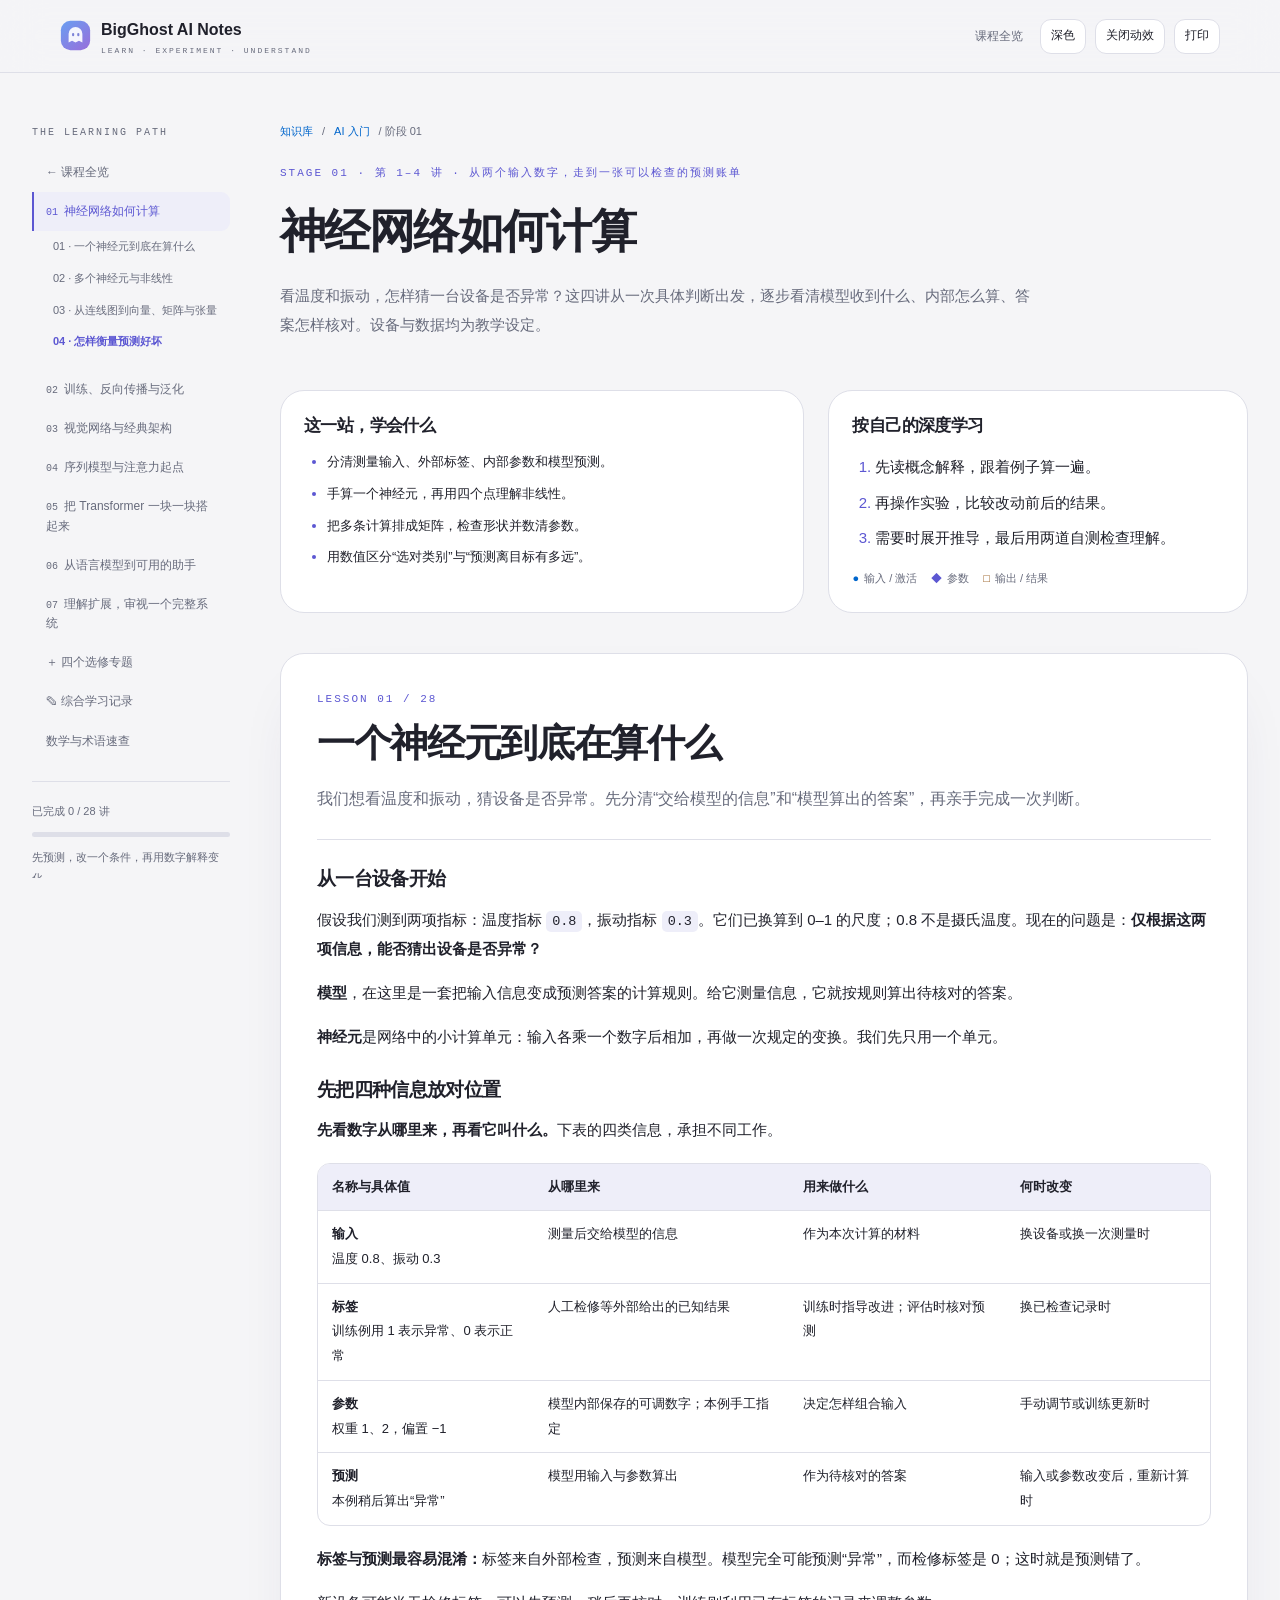
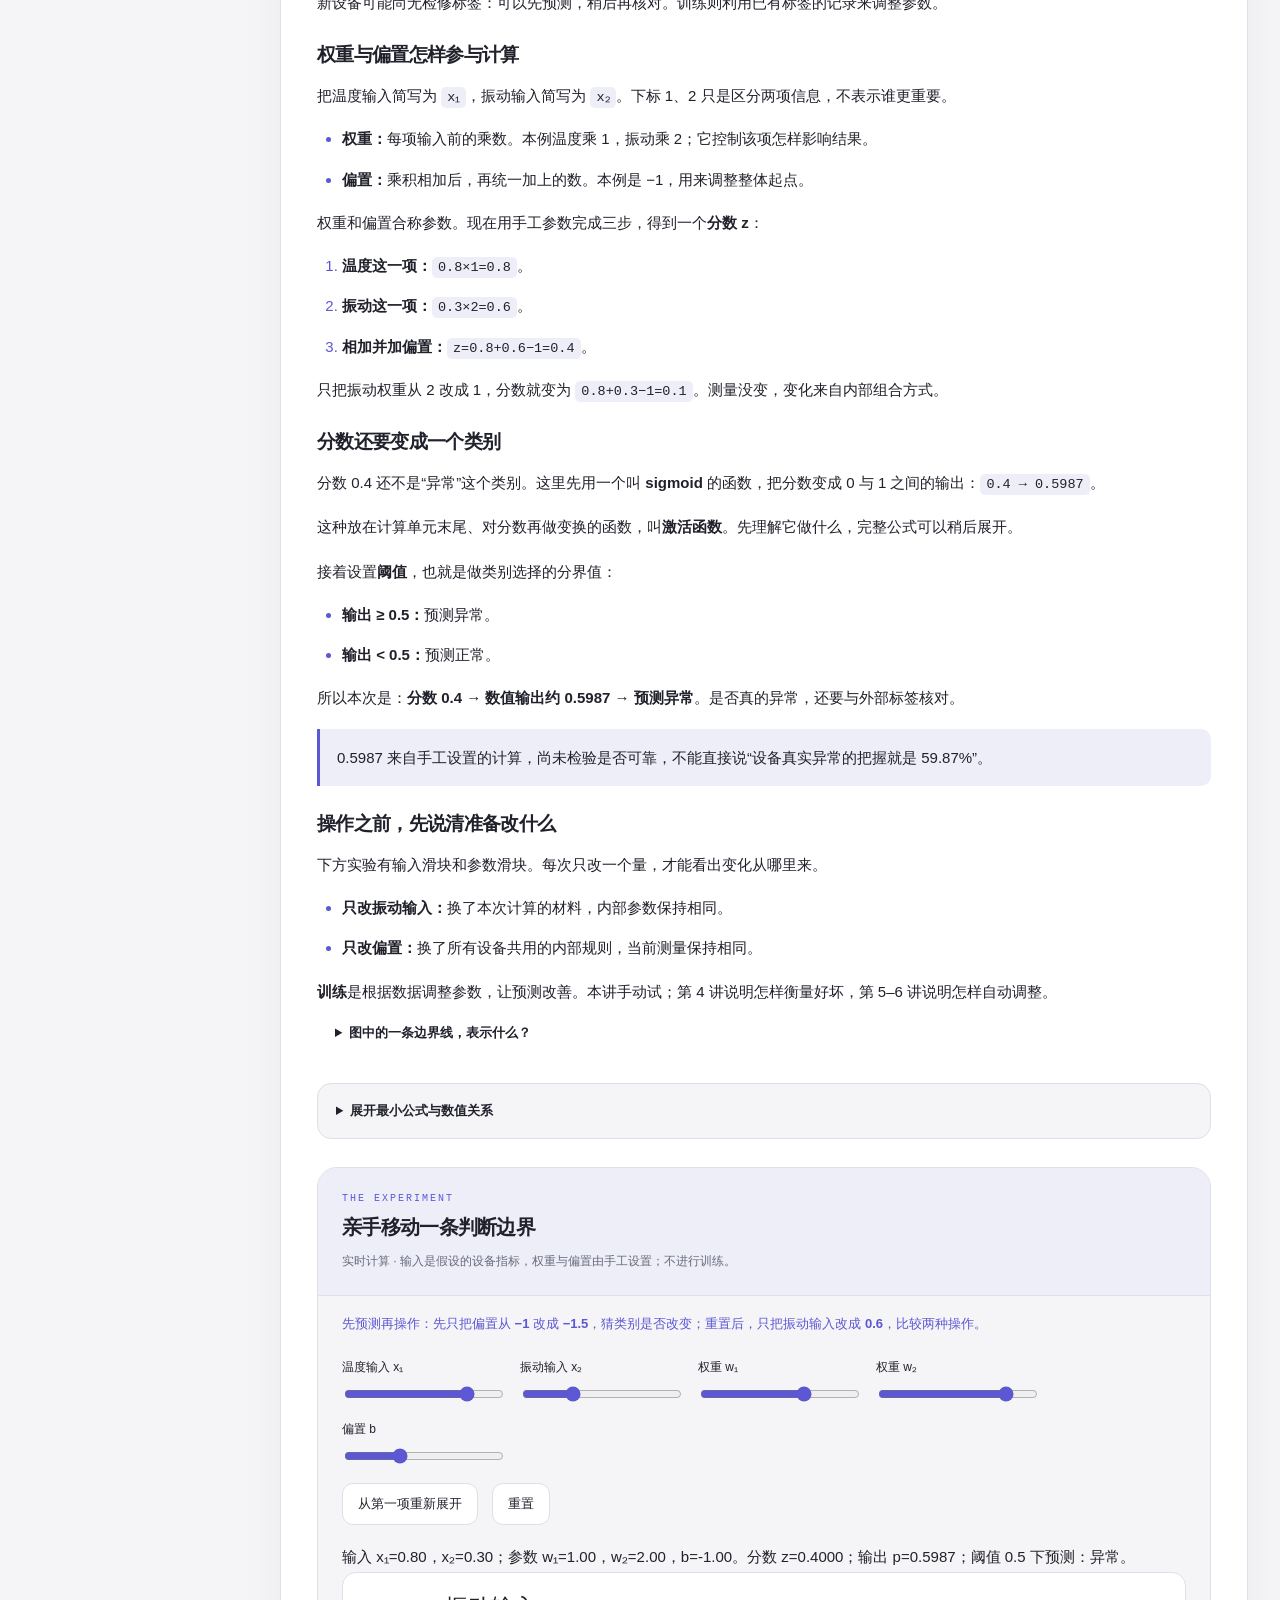
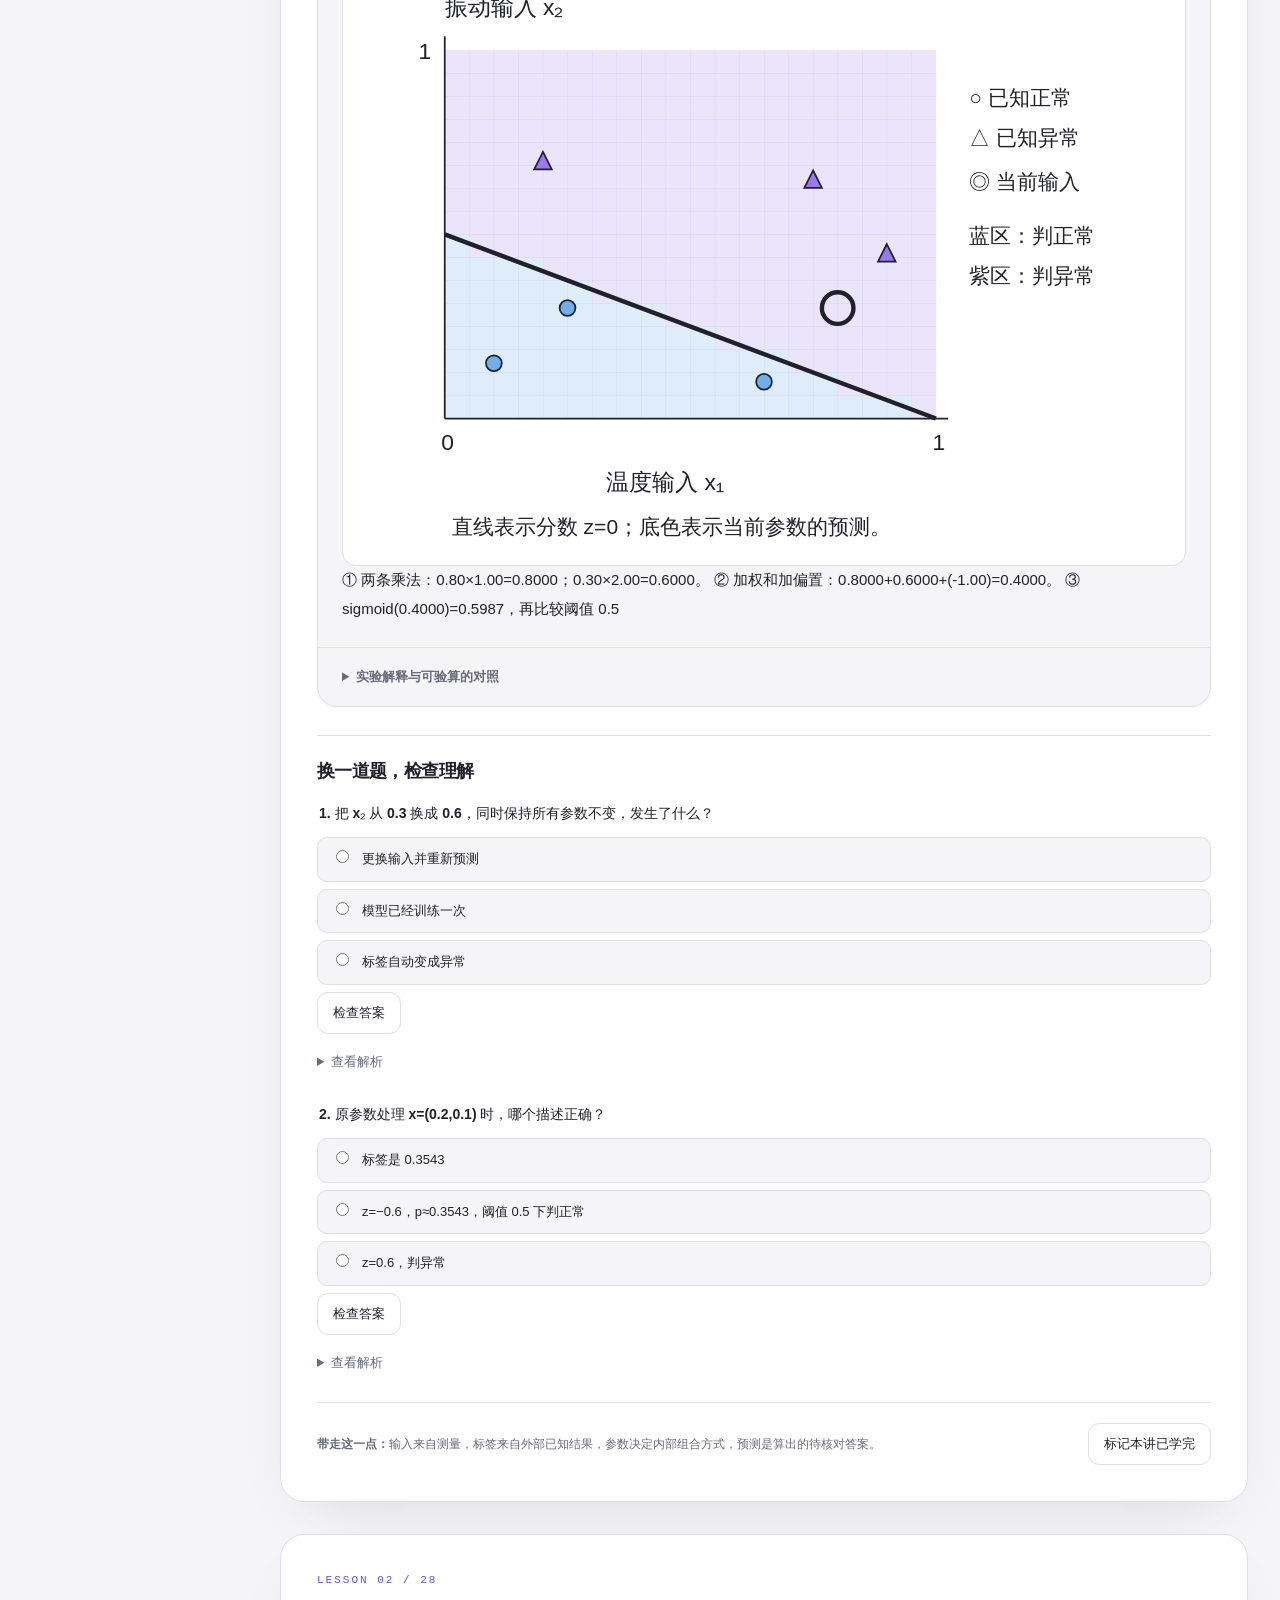
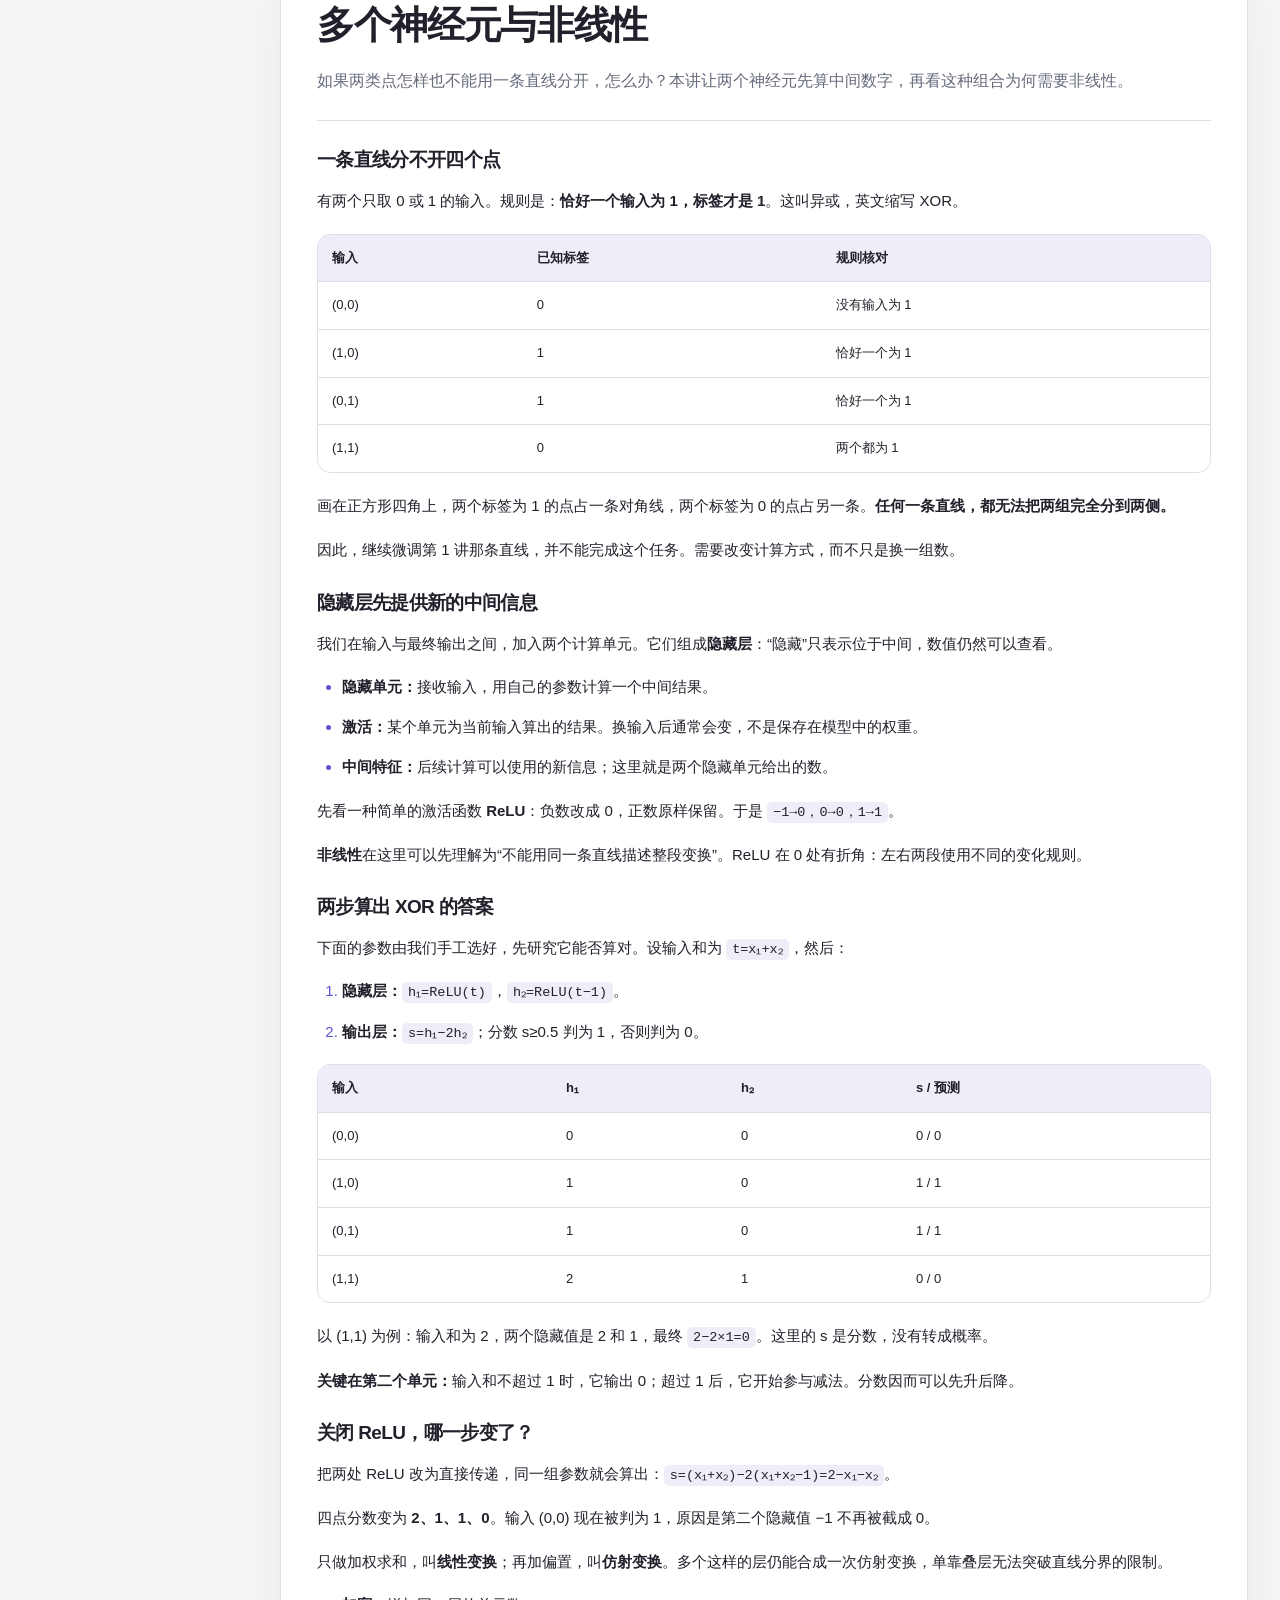
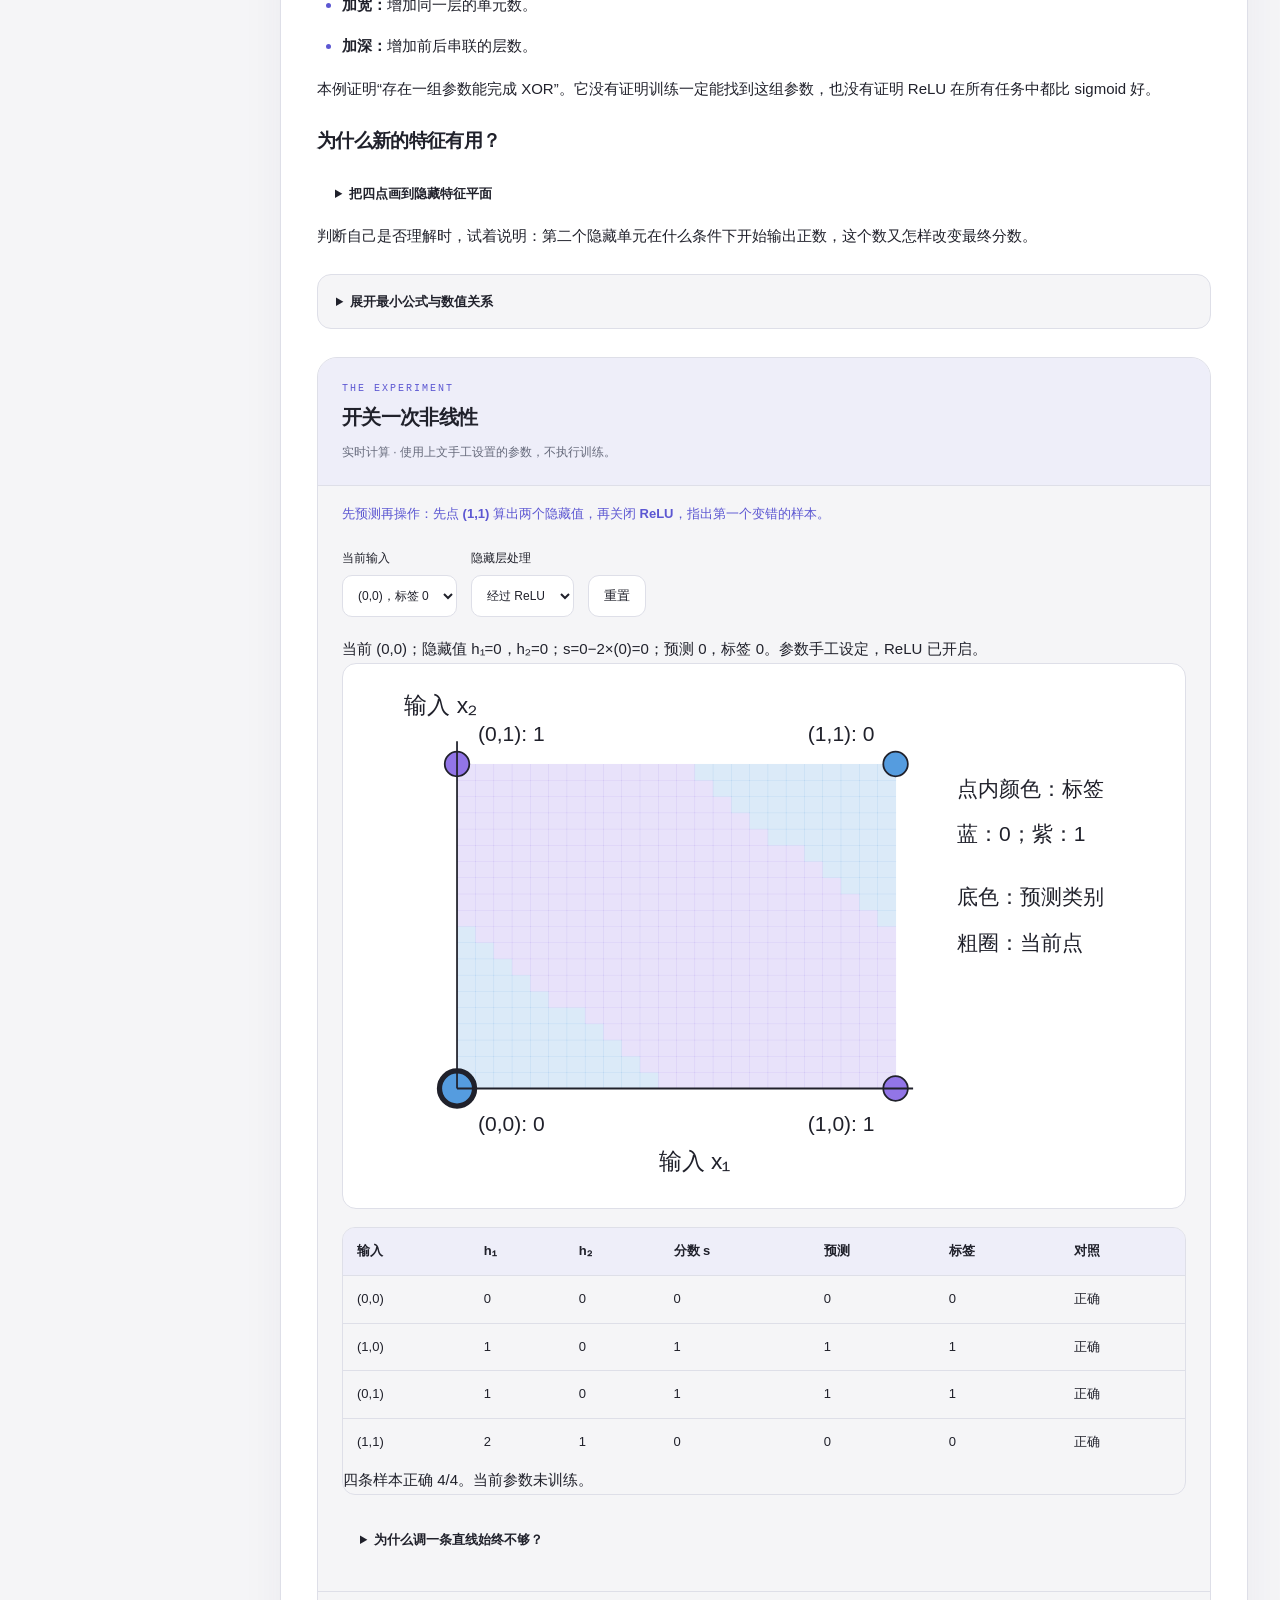
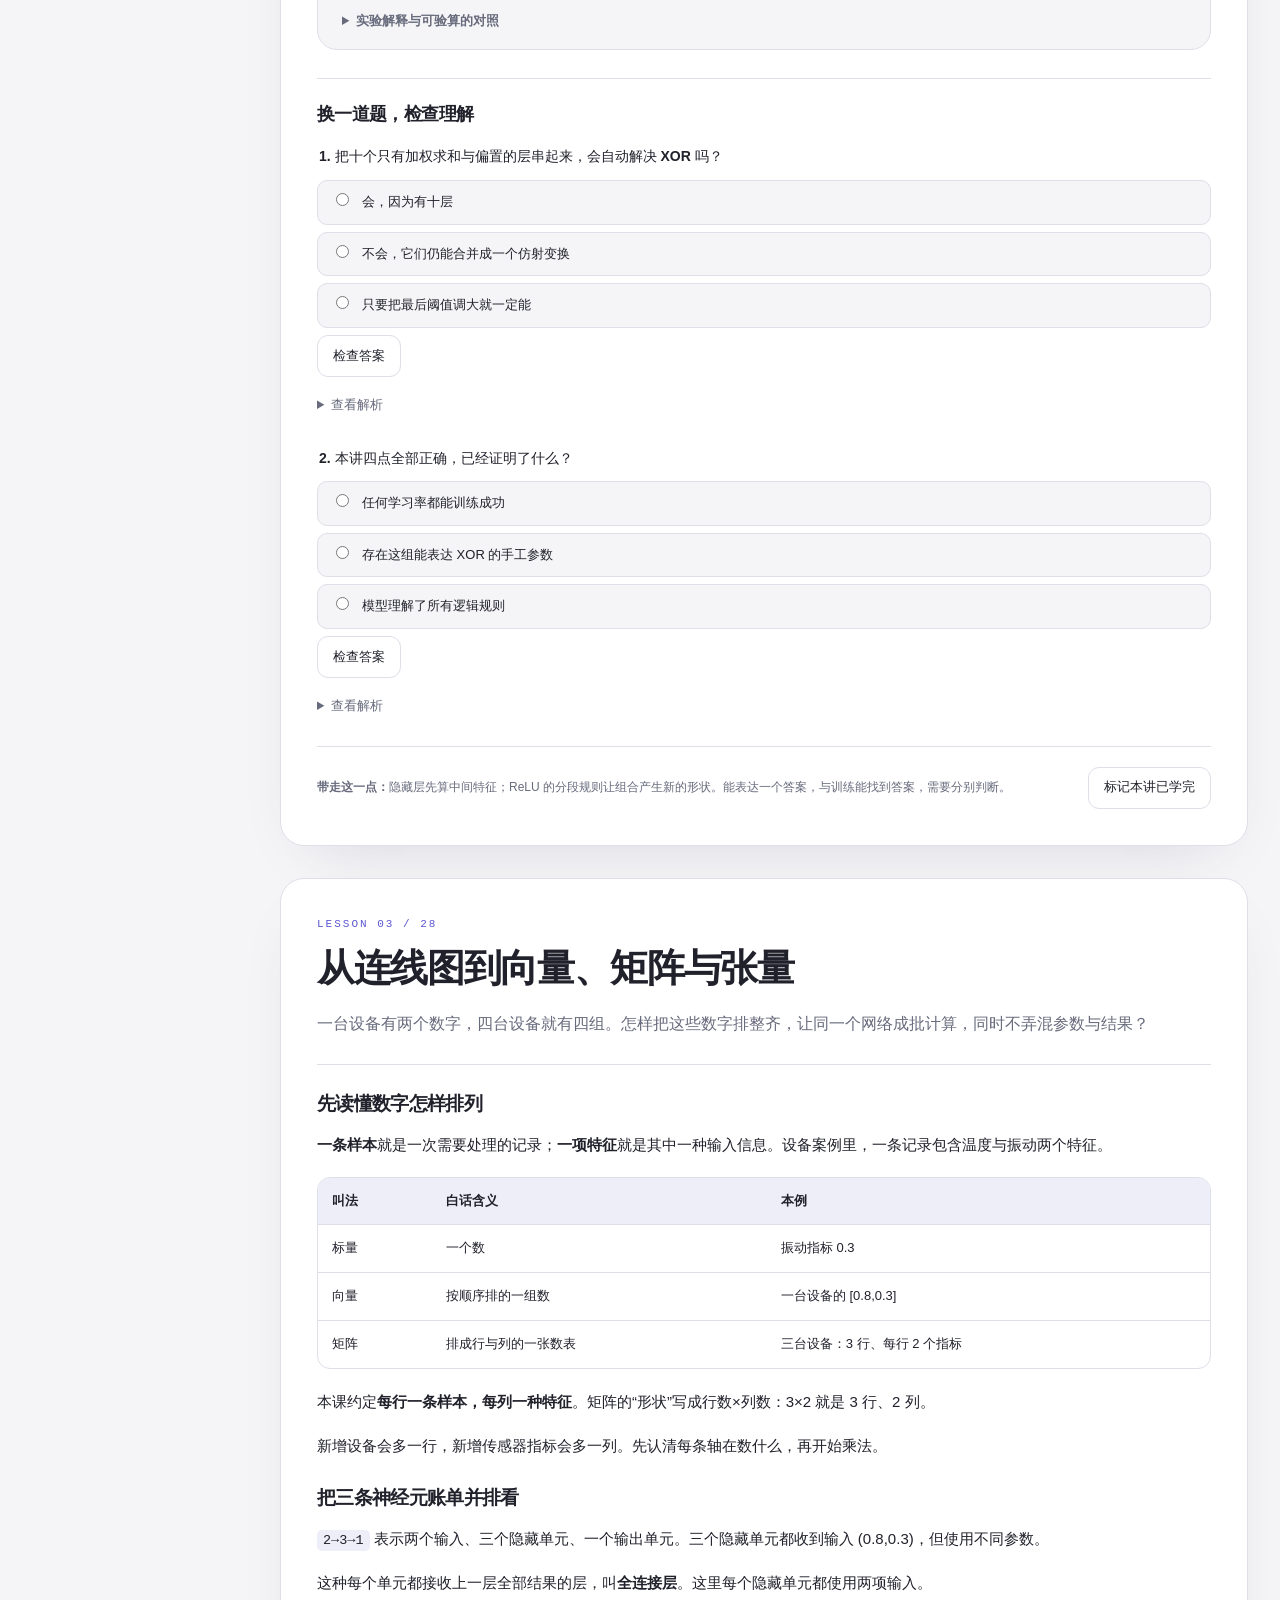
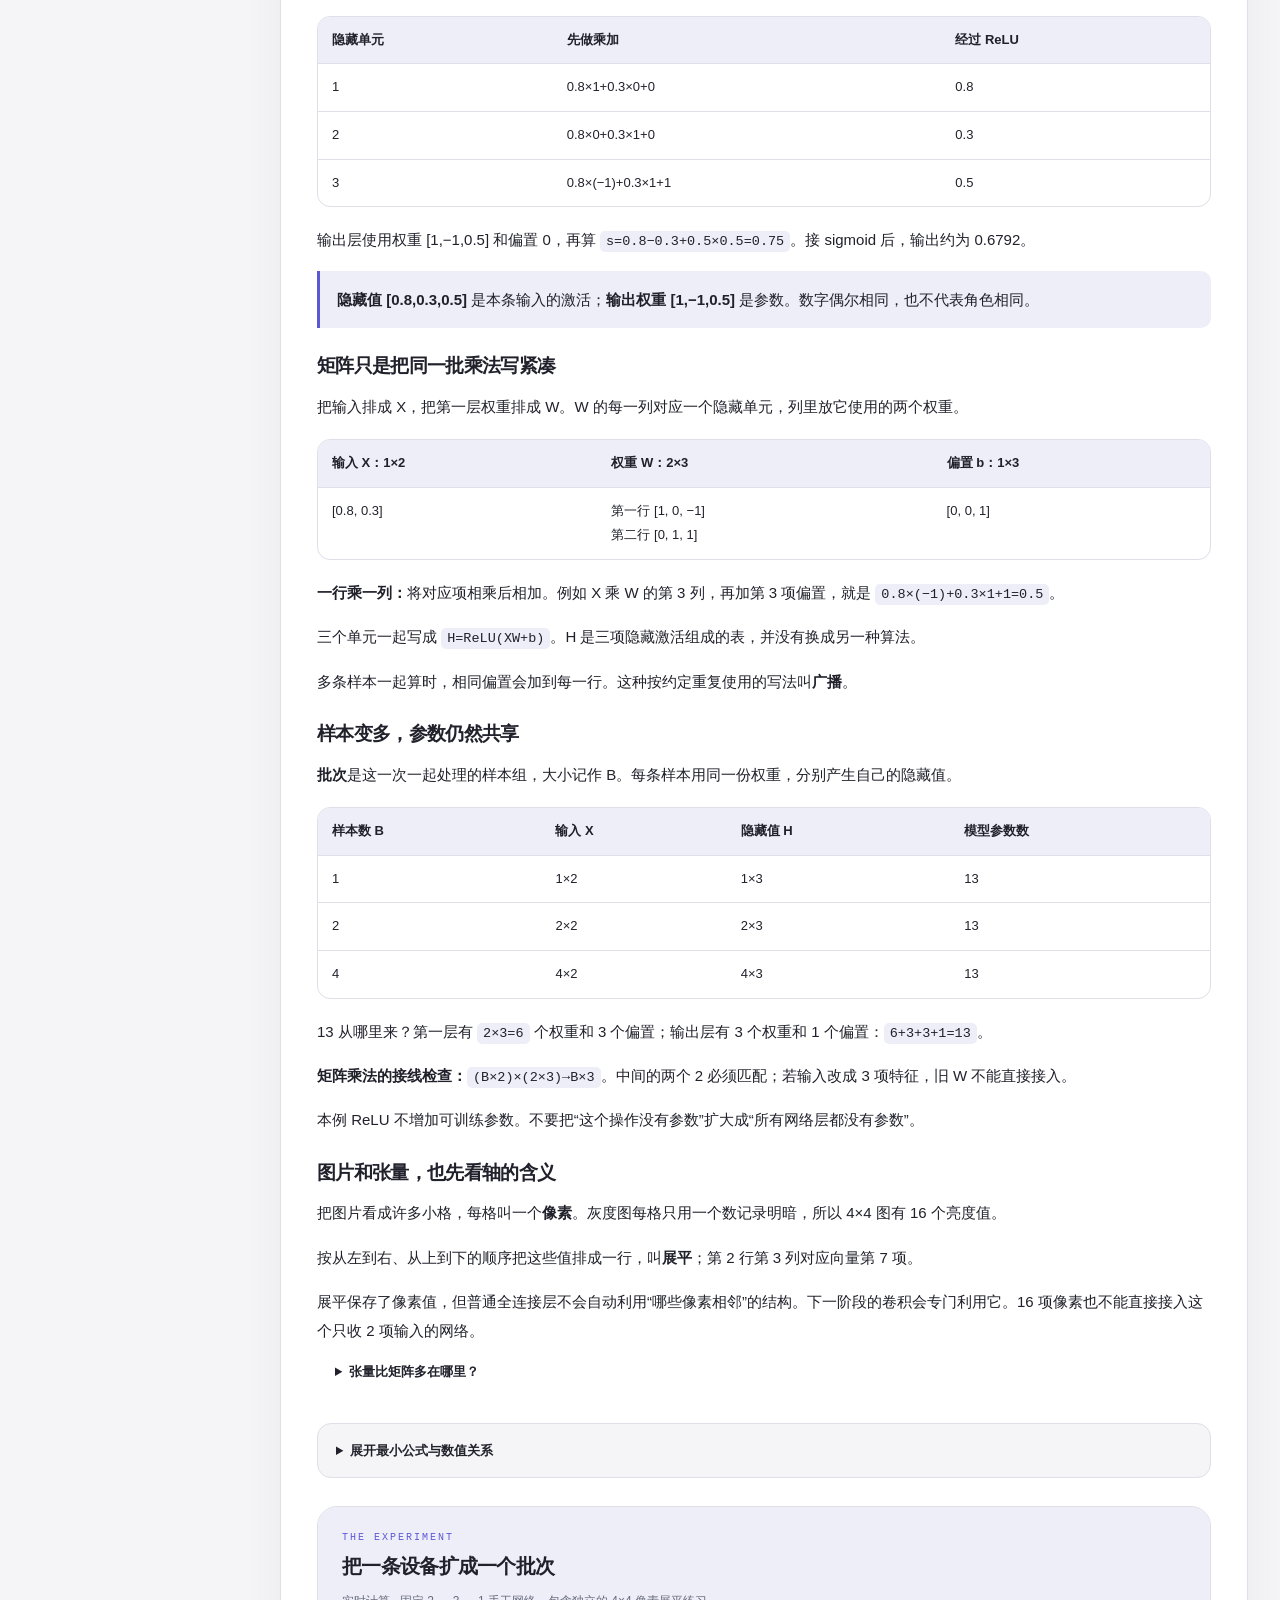
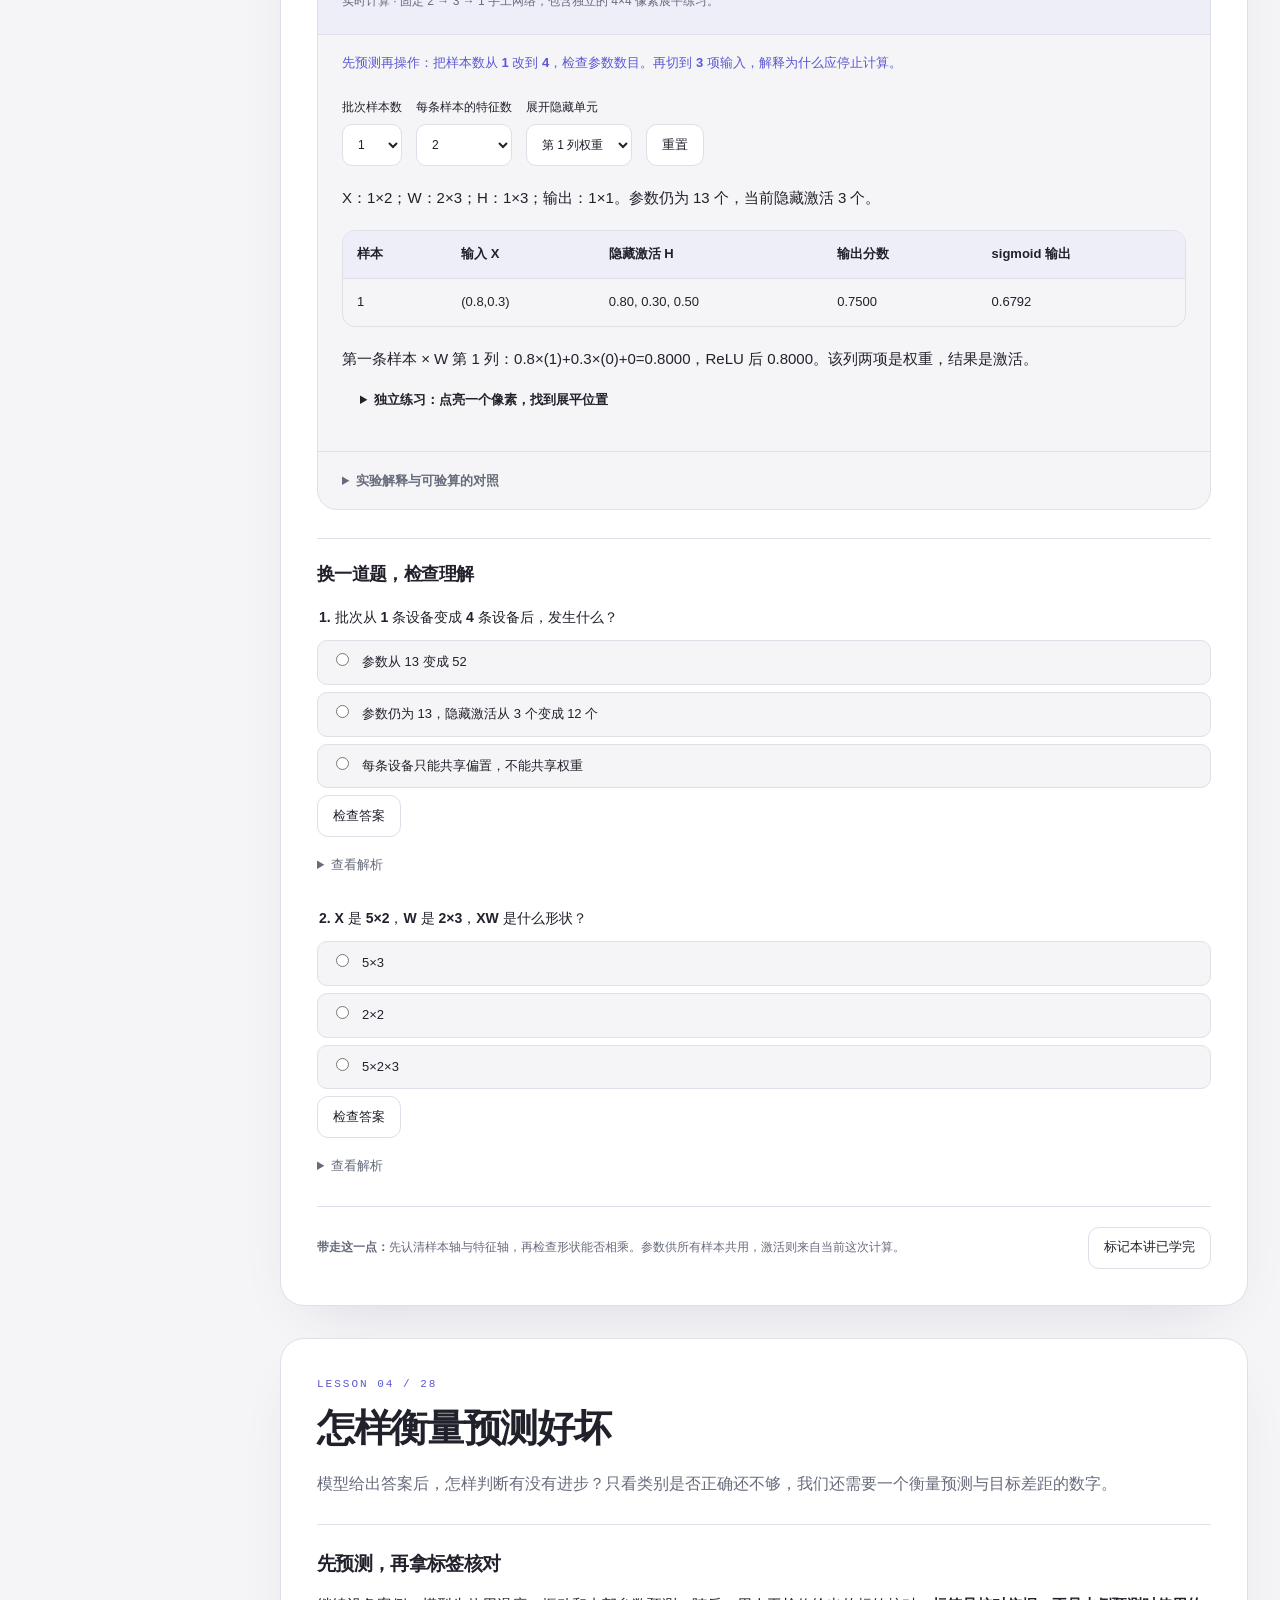
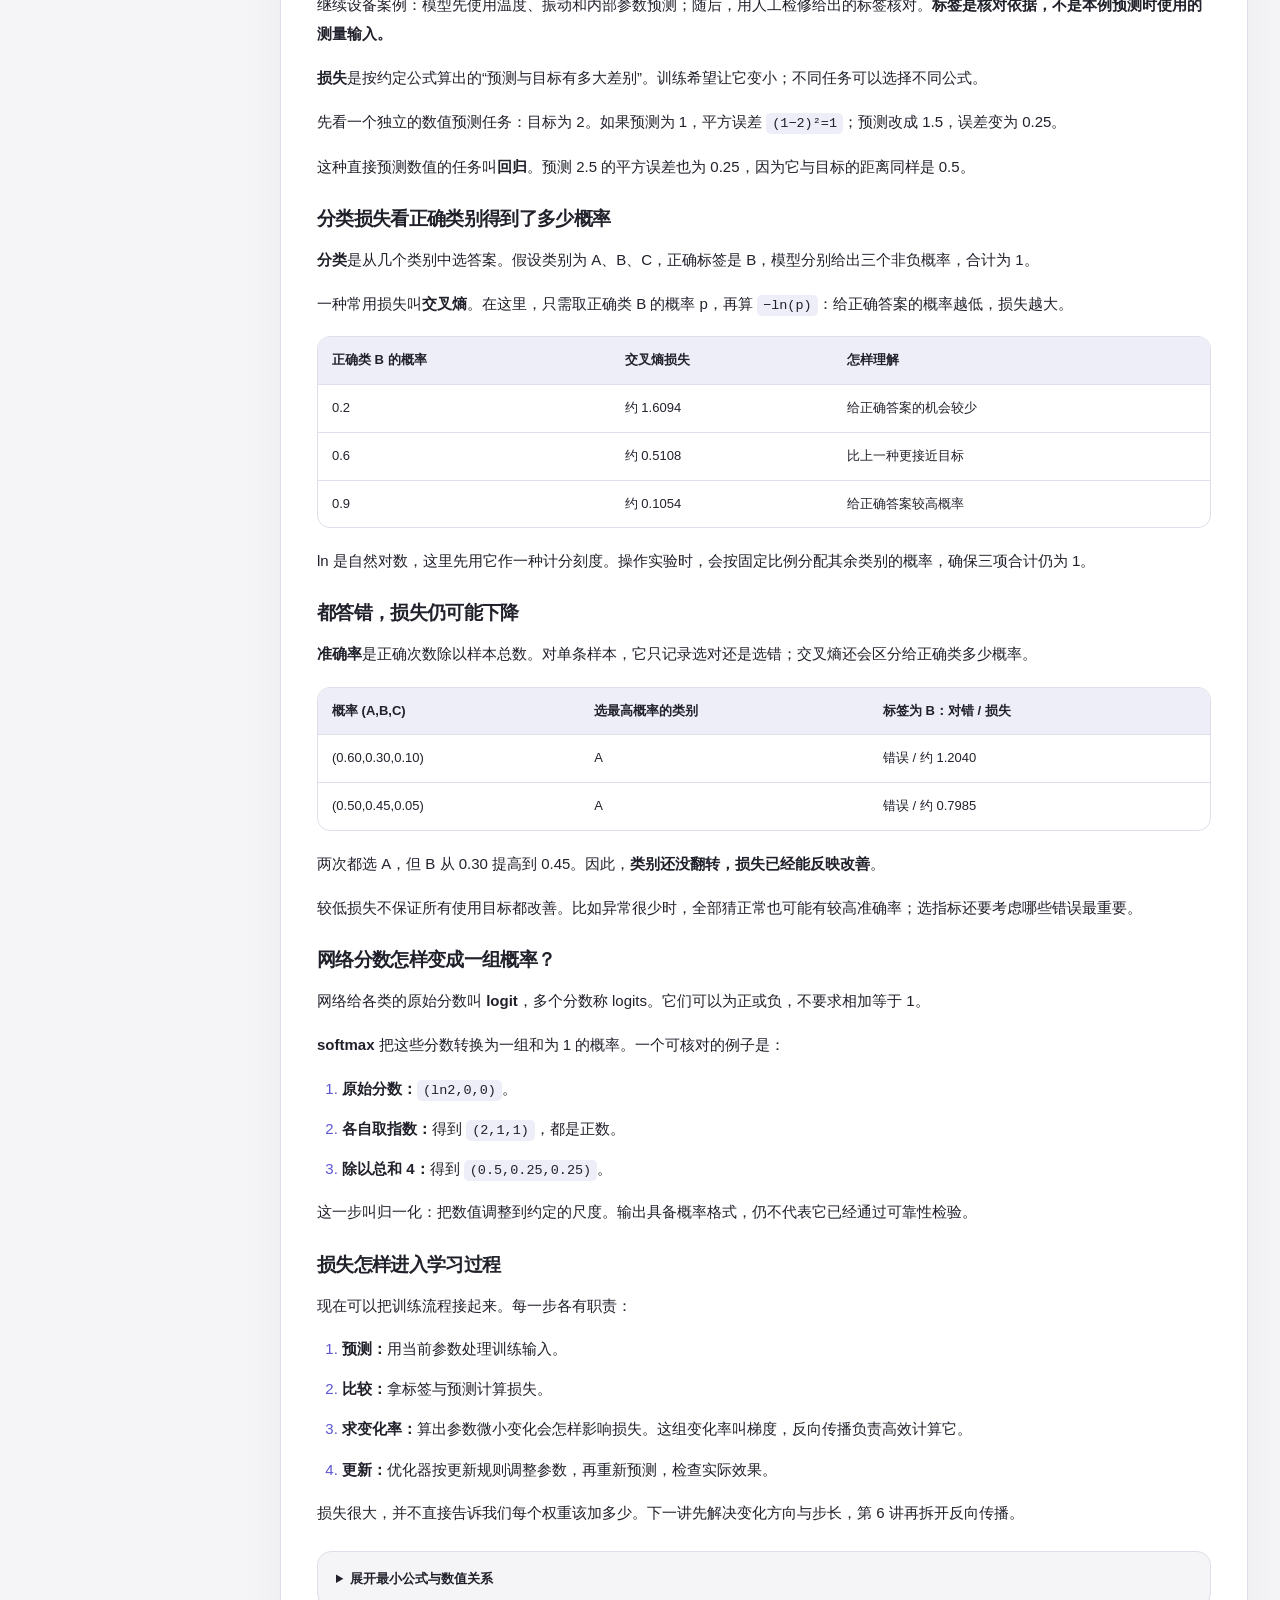
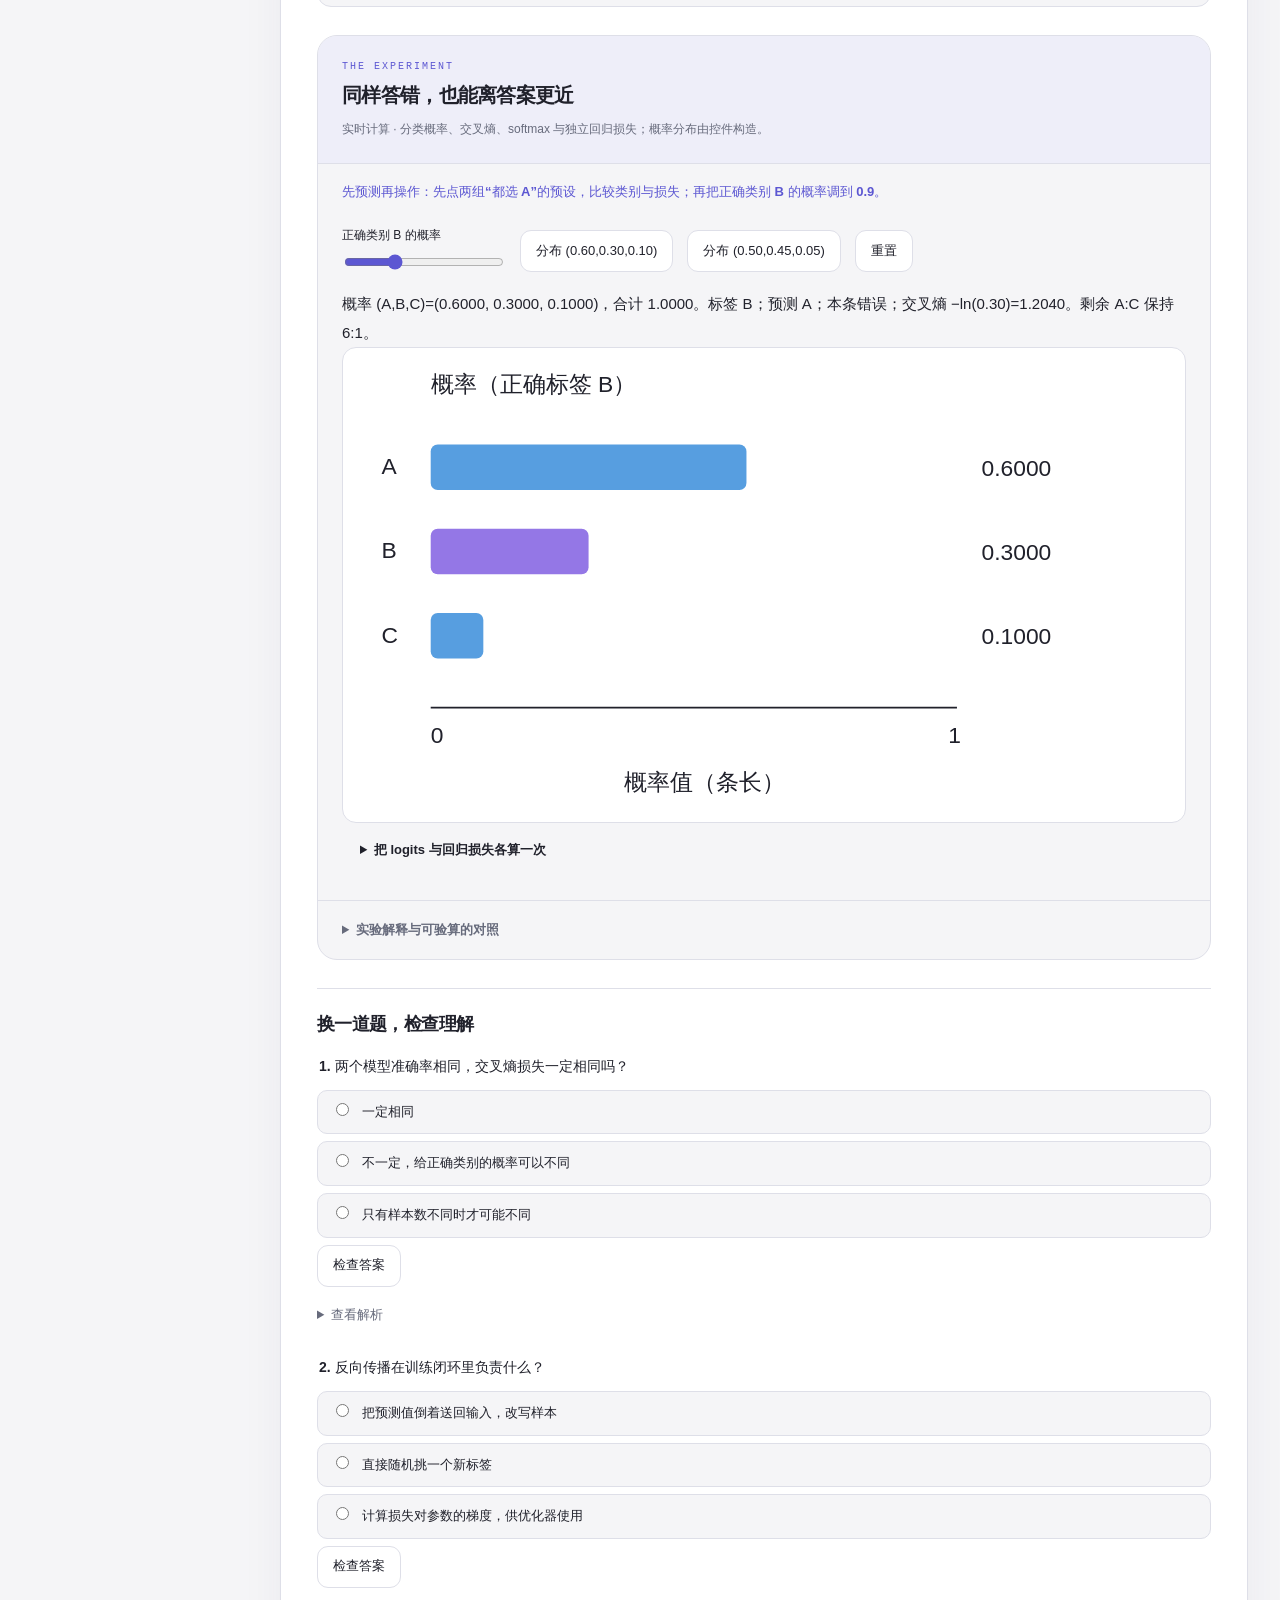
<file: site/notes/ai-foundations/stage-1.html>
<!DOCTYPE html><html lang="zh-CN" data-theme="light" data-motion="on"><head><meta charset="utf-8"><meta name="viewport" content="width=device-width,initial-scale=1"><title>神经网络如何计算 · BigGhost AI Notes</title><meta name="description" content="看温度和振动，怎样猜一台设备是否异常？这四讲从一次具体判断出发，逐步看清模型收到什么、内部怎么算、答案怎样核对。设备与数据均为教学设定。"><meta name="theme-color" content="#f5f5f7"><link rel="icon" href="../../favicon.ico" sizes="16x16 32x32 48x48">
<link rel="icon" type="image/svg+xml" sizes="any" href="[data-uri]"><script>try{const s=localStorage.getItem('bigghost-note-ai-foundations-theme');document.documentElement.dataset.theme=s==='dark'||(!s&&matchMedia('(prefers-color-scheme: dark)').matches)?'dark':'light';document.documentElement.dataset.motion=localStorage.getItem('bigghost-note-ai-foundations-motion')==='off'||matchMedia('(prefers-reduced-motion: reduce)').matches?'off':'on';}catch(_){}</script><link rel="stylesheet" href="assets/course.css"></head><body id="top"><a class="skip" href="#main">跳转到主要内容</a><header class="topbar"><div class="wrap topinner"><a class="brand" href="../../index.html"><img src="../../favicon.svg" alt=""><span>BigGhost AI Notes<small>LEARN · EXPERIMENT · UNDERSTAND</small></span></a><div class="top-actions"><a href="index.html">课程全览</a><button data-theme-toggle>深色</button><button data-motion-toggle>关闭动效</button><button data-print>打印</button></div></div></header><div class="shell"><aside class="side"><div class="side-label">THE LEARNING PATH</div><nav aria-label="课程目录"><a href="index.html">← 课程全览</a><a href="stage-1.html" class="current" aria-current="page"><small>01</small>神经网络如何计算</a><div class="lesson-nav"><a href="#lesson-1">01 · 一个神经元到底在算什么</a><a href="#lesson-2">02 · 多个神经元与非线性</a><a href="#lesson-3">03 · 从连线图到向量、矩阵与张量</a><a href="#lesson-4">04 · 怎样衡量预测好坏</a></div><a href="stage-2.html" class=""><small>02</small>训练、反向传播与泛化</a><a href="stage-3.html" class=""><small>03</small>视觉网络与经典架构</a><a href="stage-4.html" class=""><small>04</small>序列模型与注意力起点</a><a href="stage-5.html" class=""><small>05</small>把 Transformer 一块一块搭起来</a><a href="stage-6.html" class=""><small>06</small>从语言模型到可用的助手</a><a href="stage-7.html" class=""><small>07</small>理解扩展，审视一个完整系统</a><a href="electives.html">＋ 四个选修专题</a><a href="workbook.html">✎ 综合学习记录</a><a href="index.html#toolbox">数学与术语速查</a></nav><div class="sidenote"><p data-progress-text>已完成 0 / 28 讲</p><div class="progress-track"><div class="progress-fill"></div></div><p>先预测，改一个条件，再用数字解释变化。</p><p data-storage-status>进度与笔记保存在此浏览器。</p><button data-export>导出学习记录</button></div></aside><main id="main"><details class="mobile-nav"><summary>课程目录 · 7 个阶段</summary><nav aria-label="手机课程目录"><a href="stage-1.html" class="current" aria-current="page"><small>01</small>神经网络如何计算</a><div class="lesson-nav"><a href="#lesson-1">01 · 一个神经元到底在算什么</a><a href="#lesson-2">02 · 多个神经元与非线性</a><a href="#lesson-3">03 · 从连线图到向量、矩阵与张量</a><a href="#lesson-4">04 · 怎样衡量预测好坏</a></div><a href="stage-2.html" class=""><small>02</small>训练、反向传播与泛化</a><a href="stage-3.html" class=""><small>03</small>视觉网络与经典架构</a><a href="stage-4.html" class=""><small>04</small>序列模型与注意力起点</a><a href="stage-5.html" class=""><small>05</small>把 Transformer 一块一块搭起来</a><a href="stage-6.html" class=""><small>06</small>从语言模型到可用的助手</a><a href="stage-7.html" class=""><small>07</small>理解扩展，审视一个完整系统</a><a href="electives.html">＋ 四个选修专题</a><a href="workbook.html">✎ 综合学习记录</a><a href="index.html#toolbox">数学与术语速查</a></nav></details><header class="stage-hero"><div class="breadcrumb"><a href="../../index.html">知识库</a><span>/</span><a href="index.html">AI 入门</a><span>/ 阶段 01</span></div><div class="eyebrow">STAGE 01 · 第 1–4 讲 · 从两个输入数字，走到一张可以检查的预测账单</div><h1>神经网络如何计算</h1><p class="lead">看温度和振动，怎样猜一台设备是否异常？这四讲从一次具体判断出发，逐步看清模型收到什么、内部怎么算、答案怎样核对。设备与数据均为教学设定。</p></header><div class="stage-overview"><section class="card"><h2>这一站，学会什么</h2><ul><li>分清测量输入、外部标签、内部参数和模型预测。</li><li>手算一个神经元，再用四个点理解非线性。</li><li>把多条计算排成矩阵，检查形状并数清参数。</li><li>用数值区分“选对类别”与“预测离目标有多远”。</li></ul></section><section class="card"><h2>按自己的深度学习</h2><ol><li>先读概念解释，跟着例子算一遍。</li><li>再操作实验，比较改动前后的结果。</li><li>需要时展开推导，最后用两道自测检查理解。</li></ol><div class="legend"><span>输入 / 激活</span><span>参数</span><span>输出 / 结果</span></div></section></div><section class="lesson" id="lesson-1"><header class="lesson-header"><div class="eyebrow">LESSON 01 / 28</div><h2>一个神经元到底在算什么</h2><p>我们想看温度和振动，猜设备是否异常。先分清“交给模型的信息”和“模型算出的答案”，再亲手完成一次判断。</p></header><section class="lesson-part"><h3>从一台设备开始</h3><p>假设我们测到两项指标：温度指标 <code>0.8</code>，振动指标 <code>0.3</code>。它们已换算到 0–1 的尺度；0.8 不是摄氏温度。现在的问题是：<strong>仅根据这两项信息，能否猜出设备是否异常？</strong></p><p><strong>模型</strong>，在这里是一套把输入信息变成预测答案的计算规则。给它测量信息，它就按规则算出待核对的答案。</p><p><strong>神经元</strong>是网络中的小计算单元：输入各乘一个数字后相加，再做一次规定的变换。我们先只用一个单元。</p></section><section class="lesson-part"><h3>先把四种信息放对位置</h3><p><strong>先看数字从哪里来，再看它叫什么。</strong>下表的四类信息，承担不同工作。</p><div class="table-wrap"><table class="concept-table"><thead><tr><th scope="col">名称与具体值</th><th scope="col">从哪里来</th><th scope="col">用来做什么</th><th scope="col">何时改变</th></tr></thead><tbody><tr><td data-label="名称与具体值"><strong>输入</strong><br>温度 0.8、振动 0.3</td><td data-label="从哪里来">测量后交给模型的信息</td><td data-label="用来做什么">作为本次计算的材料</td><td data-label="何时改变">换设备或换一次测量时</td></tr><tr><td data-label="名称与具体值"><strong>标签</strong><br>训练例用 1 表示异常、0 表示正常</td><td data-label="从哪里来">人工检修等外部给出的已知结果</td><td data-label="用来做什么">训练时指导改进；评估时核对预测</td><td data-label="何时改变">换已检查记录时</td></tr><tr><td data-label="名称与具体值"><strong>参数</strong><br>权重 1、2，偏置 −1</td><td data-label="从哪里来">模型内部保存的可调数字；本例手工指定</td><td data-label="用来做什么">决定怎样组合输入</td><td data-label="何时改变">手动调节或训练更新时</td></tr><tr><td data-label="名称与具体值"><strong>预测</strong><br>本例稍后算出“异常”</td><td data-label="从哪里来">模型用输入与参数算出</td><td data-label="用来做什么">作为待核对的答案</td><td data-label="何时改变">输入或参数改变后，重新计算时</td></tr></tbody></table></div><p><strong>标签与预测最容易混淆：</strong>标签来自外部检查，预测来自模型。模型完全可能预测“异常”，而检修标签是 0；这时就是预测错了。</p><p>新设备可能尚无检修标签：可以先预测，稍后再核对。训练则利用已有标签的记录来调整参数。</p></section><section class="lesson-part"><h3>权重与偏置怎样参与计算</h3><p>把温度输入简写为 <code>x₁</code>，振动输入简写为 <code>x₂</code>。下标 1、2 只是区分两项信息，不表示谁更重要。</p><ul><li><strong>权重：</strong>每项输入前的乘数。本例温度乘 1，振动乘 2；它控制该项怎样影响结果。</li><li><strong>偏置：</strong>乘积相加后，再统一加上的数。本例是 −1，用来调整整体起点。</li></ul><p>权重和偏置合称参数。现在用手工参数完成三步，得到一个<strong>分数 z</strong>：</p><ol><li><strong>温度这一项：</strong><code>0.8×1=0.8</code>。</li><li><strong>振动这一项：</strong><code>0.3×2=0.6</code>。</li><li><strong>相加并加偏置：</strong><code>z=0.8+0.6−1=0.4</code>。</li></ol><p>只把振动权重从 2 改成 1，分数就变为 <code>0.8+0.3−1=0.1</code>。测量没变，变化来自内部组合方式。</p></section><section class="lesson-part"><h3>分数还要变成一个类别</h3><p>分数 0.4 还不是“异常”这个类别。这里先用一个叫 <strong>sigmoid</strong> 的函数，把分数变成 0 与 1 之间的输出：<code>0.4 → 0.5987</code>。</p><p>这种放在计算单元末尾、对分数再做变换的函数，叫<strong>激活函数</strong>。先理解它做什么，完整公式可以稍后展开。</p><p>接着设置<strong>阈值</strong>，也就是做类别选择的分界值：</p><ul><li><strong>输出 ≥ 0.5：</strong>预测异常。</li><li><strong>输出 &lt; 0.5：</strong>预测正常。</li></ul><p>所以本次是：<strong>分数 0.4 → 数值输出约 0.5987 → 预测异常</strong>。是否真的异常，还要与外部标签核对。</p><div class="reading-note"><p>0.5987 来自手工设置的计算，尚未检验是否可靠，不能直接说“设备真实异常的把握就是 59.87%”。</p></div></section><section class="lesson-part"><h3>操作之前，先说清准备改什么</h3><p>下方实验有输入滑块和参数滑块。每次只改一个量，才能看出变化从哪里来。</p><ul><li><strong>只改振动输入：</strong>换了本次计算的材料，内部参数保持相同。</li><li><strong>只改偏置：</strong>换了所有设备共用的内部规则，当前测量保持相同。</li></ul><p><strong>训练</strong>是根据数据调整参数，让预测改善。本讲手动试；第 4 讲说明怎样衡量好坏，第 5–6 讲说明怎样自动调整。</p><details><summary>图中的一条边界线，表示什么？</summary><div class="details-body"><p>横轴表示温度输入，纵轴表示振动输入。坐标 (0.8,0.3) 表示横向到 0.8、纵向到 0.3；每个点是一条测量记录。</p><p>本例 sigmoid 输出达到 0.5 时，分数恰好达到 0。因此 <code>w₁x₁+w₂x₂+b=0</code> 是正常与异常的分界。</p><ul><li><strong>只改偏置：</strong>至少一个权重不为 0 时，边界平行移动。</li><li><strong>改一个权重：</strong>边界通常改变方向与位置；负权重表示增大该输入会降低分数。</li><li><strong>两个权重都为 0：</strong>分数只剩偏置，输出与输入无关，没有一般的直线分界。</li></ul></div></details></section><details class="math-details"><summary>展开最小公式与数值关系</summary><div class="details-body"><p><strong>完整写法：</strong><code>z=w₁x₁+w₂x₂+b</code>，<code>p=1/(1+e<sup>−z</sup>)</code>。x 是输入，w 与 b 是参数，z 与 p 是这次算出的数。</p><div class="table-wrap"><table><thead><tr><th scope="col">分数 z</th><th scope="col">sigmoid 输出 p</th><th scope="col">采用阈值 0.5 的预测</th></tr></thead><tbody><tr><td>−2</td><td>约 0.1192</td><td>正常</td></tr><tr><td>0</td><td>0.5000</td><td>异常</td></tr><tr><td>2</td><td>约 0.8808</td><td>异常</td></tr></tbody></table></div><p><strong>换一条输入验算：</strong><code>x=(0.2,0.1)</code>，参数仍是 (1,2,−1)。分数 <code>0.2×1+0.1×2−1=−0.6</code>，输出约 0.3543，判正常。</p><details><summary>AI、机器学习、深度学习之间是什么关系？</summary><div class="details-body"><p><strong>人工智能（AI）</strong>研究让机器完成识别、推理、生成等任务，也包括基于规则的路线。</p><p><strong>机器学习</strong>从数据中改进任务表现；<strong>深度学习</strong>使用多层神经网络。此处选择神经网络这条路线，先看清最小计算单元。</p></div></details></div></details><section class="lab-box" aria-label="亲手移动一条判断边界"><div class="lab-heading"><div class="eyebrow">THE EXPERIMENT</div><h3>亲手移动一条判断边界</h3><p>实时计算 · 输入是假设的设备指标，权重与偏置由手工设置；不进行训练。</p></div><p class="lab-task">先预测再操作：先只把偏置从 −1 改成 −1.5，猜类别是否改变；重置后，只把振动输入改成 0.6，比较两种操作。</p><div class="lab" data-lab="neuron"><div class="controls"><label class="control">温度输入 x₁ <input data-k="x1" type="range" min="0" max="1" step="0.05" value="0.8"></label><label class="control">振动输入 x₂ <input data-k="x2" type="range" min="0" max="1" step="0.05" value="0.3"></label><label class="control">权重 w₁ <input data-k="w1" type="range" min="-3" max="3" step="0.1" value="1"></label><label class="control">权重 w₂ <input data-k="w2" type="range" min="-3" max="3" step="0.1" value="2"></label><label class="control">偏置 b <input data-k="b" type="range" min="-3" max="3" step="0.1" value="-1"></label></div><div class="controls"><button class="button" data-action="step">逐项看账单</button><button class="button" data-action="reset">重置</button></div><div data-out="values" class="lab-output" aria-live="polite">输入 (0.8, 0.3)；参数 (1, 2, −1)；z=0.4；p=0.5987；预测异常。</div><div data-out="plot" class="plot"></div><p data-out="bill">乘积 0.8 与 0.6，加偏置 −1，得到 0.4。</p></div><details class="lab-explanation"><summary>实验解释与可验算的对照</summary><div class="details-body"><div class="table-wrap"><table><thead><tr><th scope="col">条件</th><th scope="col">分数 z</th><th scope="col">输出 p</th><th scope="col">预测</th></tr></thead><tbody><tr><td>初始参数与输入</td><td>0.4</td><td>约 0.5987</td><td>异常</td></tr><tr><td>只改 b=−1.5</td><td>−0.1</td><td>约 0.4750</td><td>正常</td></tr><tr><td>重置后只改 x₂=0.6</td><td>1</td><td>约 0.7311</td><td>异常</td></tr></tbody></table></div><p><strong>区别：</strong>改偏置是在改内部规则；改输入是在换本次计算的材料。背景按当前参数计算，图中已知标签独立于模型。</p><p><strong>反例：</strong>两个权重都为 0 后，再动输入也不会改变输出，因为算式中已没有输入的贡献。</p></div></details><noscript><p class="callout">JavaScript 已关闭。请阅读实验解释中的完整数值对照；启用 JavaScript 可操作控件。</p></noscript></section><div class="quiz"><h3>换一道题，检查理解</h3><fieldset data-quiz data-correct="0"><legend>1. 把 x₂ 从 0.3 换成 0.6，同时保持所有参数不变，发生了什么？</legend><label class="quiz-option"><input type="radio" name="q-1-0" value="0"><span>更换输入并重新预测</span></label><label class="quiz-option"><input type="radio" name="q-1-0" value="1"><span>模型已经训练一次</span></label><label class="quiz-option"><input type="radio" name="q-1-0" value="2"><span>标签自动变成异常</span></label><button data-check>检查答案</button><div class="quiz-feedback" role="status"></div><details class="quiz-answer"><summary>查看解析</summary><div class="details-body"><strong>参考答案：更换输入并重新预测</strong><p data-answer-text>只换了测量输入，没有更新权重或偏置，所以是用同一个模型重新预测，不是训练。</p></div></details></fieldset><fieldset data-quiz data-correct="1"><legend>2. 原参数处理 x=(0.2,0.1) 时，哪个描述正确？</legend><label class="quiz-option"><input type="radio" name="q-1-1" value="0"><span>标签是 0.3543</span></label><label class="quiz-option"><input type="radio" name="q-1-1" value="1"><span>z=−0.6，p≈0.3543，阈值 0.5 下判正常</span></label><label class="quiz-option"><input type="radio" name="q-1-1" value="2"><span>z=0.6，判异常</span></label><button data-check>检查答案</button><div class="quiz-feedback" role="status"></div><details class="quiz-answer"><summary>查看解析</summary><div class="details-body"><strong>参考答案：z=−0.6，p≈0.3543，阈值 0.5 下判正常</strong><p data-answer-text>0.2×1+0.1×2−1=−0.6；变换后约为 0.3543，低于阈值 0.5，预测正常。标签仍须来自外部已知结果。</p></div></details></fieldset></div><div class="lesson-end"><p><strong>带走这一点：</strong>输入来自测量，标签来自外部已知结果，参数决定内部组合方式，预测是算出的待核对答案。</p><button data-complete="1" aria-pressed="false">标记本讲已学完</button></div></section><section class="lesson" id="lesson-2"><header class="lesson-header"><div class="eyebrow">LESSON 02 / 28</div><h2>多个神经元与非线性</h2><p>如果两类点怎样也不能用一条直线分开，怎么办？本讲让两个神经元先算中间数字，再看这种组合为何需要非线性。</p></header><section class="lesson-part"><h3>一条直线分不开四个点</h3><p>有两个只取 0 或 1 的输入。规则是：<strong>恰好一个输入为 1，标签才是 1</strong>。这叫异或，英文缩写 XOR。</p><div class="table-wrap"><table><thead><tr><th scope="col">输入</th><th scope="col">已知标签</th><th scope="col">规则核对</th></tr></thead><tbody><tr><td>(0,0)</td><td>0</td><td>没有输入为 1</td></tr><tr><td>(1,0)</td><td>1</td><td>恰好一个为 1</td></tr><tr><td>(0,1)</td><td>1</td><td>恰好一个为 1</td></tr><tr><td>(1,1)</td><td>0</td><td>两个都为 1</td></tr></tbody></table></div><p>画在正方形四角上，两个标签为 1 的点占一条对角线，两个标签为 0 的点占另一条。<strong>任何一条直线，都无法把两组完全分到两侧。</strong></p><p>因此，继续微调第 1 讲那条直线，并不能完成这个任务。需要改变计算方式，而不只是换一组数。</p></section><section class="lesson-part"><h3>隐藏层先提供新的中间信息</h3><p>我们在输入与最终输出之间，加入两个计算单元。它们组成<strong>隐藏层</strong>：“隐藏”只表示位于中间，数值仍然可以查看。</p><ul><li><strong>隐藏单元：</strong>接收输入，用自己的参数计算一个中间结果。</li><li><strong>激活：</strong>某个单元为当前输入算出的结果。换输入后通常会变，不是保存在模型中的权重。</li><li><strong>中间特征：</strong>后续计算可以使用的新信息；这里就是两个隐藏单元给出的数。</li></ul><p>先看一种简单的激活函数 <strong>ReLU</strong>：负数改成 0，正数原样保留。于是 <code>−1→0，0→0，1→1</code>。</p><p><strong>非线性</strong>在这里可以先理解为“不能用同一条直线描述整段变换”。ReLU 在 0 处有折角：左右两段使用不同的变化规则。</p></section><section class="lesson-part"><h3>两步算出 XOR 的答案</h3><p>下面的参数由我们手工选好，先研究它能否算对。设输入和为 <code>t=x₁+x₂</code>，然后：</p><ol><li><strong>隐藏层：</strong><code>h₁=ReLU(t)</code>，<code>h₂=ReLU(t−1)</code>。</li><li><strong>输出层：</strong><code>s=h₁−2h₂</code>；分数 s≥0.5 判为 1，否则判为 0。</li></ol><div class="table-wrap"><table><thead><tr><th scope="col">输入</th><th scope="col">h₁</th><th scope="col">h₂</th><th scope="col">s / 预测</th></tr></thead><tbody><tr><td>(0,0)</td><td>0</td><td>0</td><td>0 / 0</td></tr><tr><td>(1,0)</td><td>1</td><td>0</td><td>1 / 1</td></tr><tr><td>(0,1)</td><td>1</td><td>0</td><td>1 / 1</td></tr><tr><td>(1,1)</td><td>2</td><td>1</td><td>0 / 0</td></tr></tbody></table></div><p>以 (1,1) 为例：输入和为 2，两个隐藏值是 2 和 1，最终 <code>2−2×1=0</code>。这里的 s 是分数，没有转成概率。</p><p><strong>关键在第二个单元：</strong>输入和不超过 1 时，它输出 0；超过 1 后，它开始参与减法。分数因而可以先升后降。</p></section><section class="lesson-part"><h3>关闭 ReLU，哪一步变了？</h3><p>把两处 ReLU 改为直接传递，同一组参数就会算出：<code>s=(x₁+x₂)−2(x₁+x₂−1)=2−x₁−x₂</code>。</p><p>四点分数变为 <strong>2、1、1、0</strong>。输入 (0,0) 现在被判为 1，原因是第二个隐藏值 −1 不再被截成 0。</p><p>只做加权求和，叫<strong>线性变换</strong>；再加偏置，叫<strong>仿射变换</strong>。多个这样的层仍能合成一次仿射变换，单靠叠层无法突破直线分界的限制。</p><ul><li><strong>加宽：</strong>增加同一层的单元数。</li><li><strong>加深：</strong>增加前后串联的层数。</li></ul><p>本例证明“存在一组参数能完成 XOR”。它没有证明训练一定能找到这组参数，也没有证明 ReLU 在所有任务中都比 sigmoid 好。</p></section><section class="lesson-part"><h3>为什么新的特征有用？</h3><details><summary>把四点画到隐藏特征平面</summary><div class="details-body"><p>以 h₁、h₂ 为坐标，四个输入变成 (0,0)、(1,0)、(1,0)、(2,1)。两个正类重合在 (1,0)，直线 <code>h₁−2h₂=0.5</code> 就能分开它们。</p><p>原坐标难以区分的关系，经过中间变换，可以变得容易。这就是隐藏特征的一种用途。</p><p><strong>也会丢失区别：</strong>两个输入若得到完全相同的隐藏值，后续仅靠这些值就不能区分它们。本例希望它们同类，所以没有造成问题。</p></div></details><p>判断自己是否理解时，试着说明：第二个隐藏单元在什么条件下开始输出正数，这个数又怎样改变最终分数。</p></section><details class="math-details"><summary>展开最小公式与数值关系</summary><div class="details-body"><p><strong>ReLU：</strong><code>ReLU(z)=max(0,z)</code>，即取 0 与 z 中较大的数。</p><details><summary>为什么任意一条直线都无法完成 XOR？</summary><div class="details-body"><p>把阈值并入偏置，用 <code>w₁x₁+w₂x₂+b≥0</code> 判为 1。两个正类要求 <code>w₁+b≥0</code>、<code>w₂+b≥0</code>。</p><p>两式相加，得到 <code>w₁+w₂+2b≥0</code>。两个负类却要求 <code>b&lt;0</code>、<code>w₁+w₂+b&lt;0</code>，相加得到同一个量小于 0，矛盾。</p><p>关闭 ReLU 的实验只说明那一组参数失败；这个证明则覆盖了所有单一直线。两种证据解决的问题不同。</p></div></details><details><summary>为什么没有非线性的层能合并？</summary><div class="details-body"><p><code>(xW₁+b₁)W₂+b₂ = x(W₁W₂)+(b₁W₂+b₂)</code>。</p><p>把 <code>W₁W₂</code> 看成新权重，把 <code>b₁W₂+b₂</code> 看成新偏置，就又得到一次加权求和加偏置。加入非线性后，一般不能这样合并。</p></div></details></div></details><section class="lab-box" aria-label="开关一次非线性"><div class="lab-heading"><div class="eyebrow">THE EXPERIMENT</div><h3>开关一次非线性</h3><p>实时计算 · 使用上文手工设置的参数，不执行训练。</p></div><p class="lab-task">先预测再操作：先点 (1,1) 算出两个隐藏值，再关闭 ReLU，指出第一个变错的样本。</p><div class="lab" data-lab="xor"><div class="controls"><label class="control">当前输入 <select data-k="point"><option value="0">(0,0)，标签 0</option><option value="1">(1,0)，标签 1</option><option value="2">(0,1)，标签 1</option><option value="3">(1,1)，标签 0</option></select></label><label class="control">隐藏层处理 <select data-k="activation"><option value="relu">经过 ReLU</option><option value="linear">直接传递</option></select></label><button class="button" data-action="reset">重置</button></div><div data-out="values" class="lab-output" aria-live="polite">h₁=0，h₂=0，s=0，类别 0。</div><div data-out="plot" class="plot"></div><div data-out="table" class="table-wrap"></div><details><summary>为什么调一条直线始终不够？</summary><p>两正类点的分数和必须不小于 0；两负类点的分数和必须小于 0。但这两个和都等于 w₁+w₂+2b，产生矛盾。把阈值吸收到 b 后，对任意直线都成立。</p></details></div><details class="lab-explanation"><summary>实验解释与可验算的对照</summary><div class="details-body"><div class="table-wrap"><table><thead><tr><th scope="col">设置</th><th scope="col">四点分数</th><th scope="col">哪些点错了</th></tr></thead><tbody><tr><td>开启 ReLU</td><td>0、1、1、0</td><td>全部正确</td></tr><tr><td>关闭 ReLU</td><td>2、1、1、0</td><td>(0,0) 被错判为 1</td></tr></tbody></table></div><p>参数保持相同。不同来自隐藏值 −1 是否会变成 0；这是当前表达式的真实计算，没有进行训练。</p></div></details><noscript><p class="callout">JavaScript 已关闭。请阅读实验解释中的完整数值对照；启用 JavaScript 可操作控件。</p></noscript></section><div class="quiz"><h3>换一道题，检查理解</h3><fieldset data-quiz data-correct="1"><legend>1. 把十个只有加权求和与偏置的层串起来，会自动解决 XOR 吗？</legend><label class="quiz-option"><input type="radio" name="q-2-0" value="0"><span>会，因为有十层</span></label><label class="quiz-option"><input type="radio" name="q-2-0" value="1"><span>不会，它们仍能合并成一个仿射变换</span></label><label class="quiz-option"><input type="radio" name="q-2-0" value="2"><span>只要把最后阈值调大就一定能</span></label><button data-check>检查答案</button><div class="quiz-feedback" role="status"></div><details class="quiz-answer"><summary>查看解析</summary><div class="details-body"><strong>参考答案：不会，它们仍能合并成一个仿射变换</strong><p data-answer-text>只有加权求和与偏置时，多层仍能合并成一次同类计算（仿射变换），仍受单一直线的限制。</p></div></details></fieldset><fieldset data-quiz data-correct="1"><legend>2. 本讲四点全部正确，已经证明了什么？</legend><label class="quiz-option"><input type="radio" name="q-2-1" value="0"><span>任何学习率都能训练成功</span></label><label class="quiz-option"><input type="radio" name="q-2-1" value="1"><span>存在这组能表达 XOR 的手工参数</span></label><label class="quiz-option"><input type="radio" name="q-2-1" value="2"><span>模型理解了所有逻辑规则</span></label><button data-check>检查答案</button><div class="quiz-feedback" role="status"></div><details class="quiz-answer"><summary>查看解析</summary><div class="details-body"><strong>参考答案：存在这组能表达 XOR 的手工参数</strong><p data-answer-text>这组手工参数算对了四个点，证明它能表达 XOR；怎样通过训练找到参数，以及新数据表现怎样，还要分别检验。</p></div></details></fieldset></div><div class="lesson-end"><p><strong>带走这一点：</strong>隐藏层先算中间特征；ReLU 的分段规则让组合产生新的形状。能表达一个答案，与训练能找到答案，需要分别判断。</p><button data-complete="2" aria-pressed="false">标记本讲已学完</button></div></section><section class="lesson" id="lesson-3"><header class="lesson-header"><div class="eyebrow">LESSON 03 / 28</div><h2>从连线图到向量、矩阵与张量</h2><p>一台设备有两个数字，四台设备就有四组。怎样把这些数字排整齐，让同一个网络成批计算，同时不弄混参数与结果？</p></header><section class="lesson-part"><h3>先读懂数字怎样排列</h3><p><strong>一条样本</strong>就是一次需要处理的记录；<strong>一项特征</strong>就是其中一种输入信息。设备案例里，一条记录包含温度与振动两个特征。</p><div class="table-wrap"><table><thead><tr><th scope="col">叫法</th><th scope="col">白话含义</th><th scope="col">本例</th></tr></thead><tbody><tr><td>标量</td><td>一个数</td><td>振动指标 0.3</td></tr><tr><td>向量</td><td>按顺序排的一组数</td><td>一台设备的 [0.8,0.3]</td></tr><tr><td>矩阵</td><td>排成行与列的一张数表</td><td>三台设备：3 行、每行 2 个指标</td></tr></tbody></table></div><p>本课约定<strong>每行一条样本，每列一种特征</strong>。矩阵的“形状”写成行数×列数：3×2 就是 3 行、2 列。</p><p>新增设备会多一行，新增传感器指标会多一列。先认清每条轴在数什么，再开始乘法。</p></section><section class="lesson-part"><h3>把三条神经元账单并排看</h3><p><code>2→3→1</code> 表示两个输入、三个隐藏单元、一个输出单元。三个隐藏单元都收到输入 (0.8,0.3)，但使用不同参数。</p><p>这种每个单元都接收上一层全部结果的层，叫<strong>全连接层</strong>。这里每个隐藏单元都使用两项输入。</p><div class="table-wrap"><table><thead><tr><th scope="col">隐藏单元</th><th scope="col">先做乘加</th><th scope="col">经过 ReLU</th></tr></thead><tbody><tr><td>1</td><td>0.8×1+0.3×0+0</td><td>0.8</td></tr><tr><td>2</td><td>0.8×0+0.3×1+0</td><td>0.3</td></tr><tr><td>3</td><td>0.8×(−1)+0.3×1+1</td><td>0.5</td></tr></tbody></table></div><p>输出层使用权重 [1,−1,0.5] 和偏置 0，再算 <code>s=0.8−0.3+0.5×0.5=0.75</code>。接 sigmoid 后，输出约为 0.6792。</p><div class="reading-note"><p><strong>隐藏值 [0.8,0.3,0.5]</strong> 是本条输入的激活；<strong>输出权重 [1,−1,0.5]</strong> 是参数。数字偶尔相同，也不代表角色相同。</p></div></section><section class="lesson-part"><h3>矩阵只是把同一批乘法写紧凑</h3><p>把输入排成 X，把第一层权重排成 W。W 的每一列对应一个隐藏单元，列里放它使用的两个权重。</p><div class="table-wrap"><table><thead><tr><th scope="col">输入 X：1×2</th><th scope="col">权重 W：2×3</th><th scope="col">偏置 b：1×3</th></tr></thead><tbody><tr><td>[0.8, 0.3]</td><td>第一行 [1, 0, −1]<br>第二行 [0, 1, 1]</td><td>[0, 0, 1]</td></tr></tbody></table></div><p><strong>一行乘一列：</strong>将对应项相乘后相加。例如 X 乘 W 的第 3 列，再加第 3 项偏置，就是 <code>0.8×(−1)+0.3×1+1=0.5</code>。</p><p>三个单元一起写成 <code>H=ReLU(XW+b)</code>。H 是三项隐藏激活组成的表，并没有换成另一种算法。</p><p>多条样本一起算时，相同偏置会加到每一行。这种按约定重复使用的写法叫<strong>广播</strong>。</p></section><section class="lesson-part"><h3>样本变多，参数仍然共享</h3><p><strong>批次</strong>是这一次一起处理的样本组，大小记作 B。每条样本用同一份权重，分别产生自己的隐藏值。</p><div class="table-wrap"><table><thead><tr><th scope="col">样本数 B</th><th scope="col">输入 X</th><th scope="col">隐藏值 H</th><th scope="col">模型参数数</th></tr></thead><tbody><tr><td>1</td><td>1×2</td><td>1×3</td><td>13</td></tr><tr><td>2</td><td>2×2</td><td>2×3</td><td>13</td></tr><tr><td>4</td><td>4×2</td><td>4×3</td><td>13</td></tr></tbody></table></div><p>13 从哪里来？第一层有 <code>2×3=6</code> 个权重和 3 个偏置；输出层有 3 个权重和 1 个偏置：<code>6+3+3+1=13</code>。</p><p><strong>矩阵乘法的接线检查：</strong><code>(B×2)×(2×3)→B×3</code>。中间的两个 2 必须匹配；若输入改成 3 项特征，旧 W 不能直接接入。</p><p>本例 ReLU 不增加可训练参数。不要把“这个操作没有参数”扩大成“所有网络层都没有参数”。</p></section><section class="lesson-part"><h3>图片和张量，也先看轴的含义</h3><p>把图片看成许多小格，每格叫一个<strong>像素</strong>。灰度图每格只用一个数记录明暗，所以 4×4 图有 16 个亮度值。</p><p>按从左到右、从上到下的顺序把这些值排成一行，叫<strong>展平</strong>；第 2 行第 3 列对应向量第 7 项。</p><p>展平保存了像素值，但普通全连接层不会自动利用“哪些像素相邻”的结构。下一阶段的卷积会专门利用它。16 项像素也不能直接接入这个只收 2 项输入的网络。</p><details><summary>张量比矩阵多在哪里？</summary><div class="details-body"><p><strong>张量</strong>可以先看成沿多条轴排列的数字。比如一批彩色图像，有样本、高度、宽度、通道四条轴。</p><p>通道可以分别存放红、绿、蓝等分量；不同软件可能把通道轴放在不同位置。因此读形状时，必须同时看每条轴的说明。</p></div></details></section><details class="math-details"><summary>展开最小公式与数值关系</summary><div class="details-body"><p><strong>本课形状约定：</strong><code>X:B×2，W:2×3，b:1×3，H:B×3</code>。输出层权重为 3×1，输出为 B×1。</p><details><summary>把第二条设备也完整算一遍</summary><div class="details-body"><ol><li><strong>输入：</strong><code>(0.2,0.1)</code>，参数与第一条完全相同。</li><li><strong>隐藏值：</strong><code>(0.2,0.1,−0.2+0.1+1)=(0.2,0.1,0.9)</code>，ReLU 后保持不变。</li><li><strong>输出：</strong><code>s=0.2−0.1+0.9×0.5=0.55</code>，sigmoid 输出约 0.6341。</li></ol><p>如果矩阵结果与逐单元计算不一致，先检查行列约定、偏置加在哪里，以及是否经过了激活函数。</p></div></details></div></details><section class="lab-box" aria-label="把一条设备扩成一个批次"><div class="lab-heading"><div class="eyebrow">THE EXPERIMENT</div><h3>把一条设备扩成一个批次</h3><p>实时计算 · 固定 2 → 3 → 1 手工网络，包含独立的 4×4 像素展平练习。</p></div><p class="lab-task">先预测再操作：把样本数从 1 改到 4，检查参数数目。再切到 3 项输入，解释为什么应停止计算。</p><div class="lab" data-lab="dimensions"><div class="controls"><label class="control">批次样本数 <select data-k="batch"><option>1</option><option>2</option><option>4</option></select></label><label class="control">每条样本的特征数 <select data-k="features"><option>2</option><option>3</option></select></label><label class="control">展开隐藏单元 <select data-k="unit"><option value="0">第 1 列权重</option><option value="1">第 2 列权重</option><option value="2">第 3 列权重</option></select></label><button class="button" data-action="reset">重置</button></div><div data-out="values" class="lab-output" aria-live="polite">X 是 1×2，H 是 1×3；参数固定 13 个。</div><div data-out="table" class="table-wrap"></div><p data-out="bill"></p><details><summary>独立练习：点亮一个像素，找到展平位置</summary><p>4×4 灰度图，按钮依次表示 0 或 1；此图不输入上面的两特征网络。</p><div data-out="pixels" style="display:grid;grid-template-columns:repeat(4,minmax(0,1fr));gap:6px;max-width:240px"></div><p data-out="flat" class="small"></p></details></div><details class="lab-explanation"><summary>实验解释与可验算的对照</summary><div class="details-body"><ul><li><strong>第一条输入：</strong>(0.8,0.3) → 隐藏值 (0.8,0.3,0.5) → 分数 0.75 → 输出约 0.6792。</li><li><strong>第二条输入：</strong>(0.2,0.1) → 隐藏值 (0.2,0.1,0.9) → 分数 0.55 → 输出约 0.6341。</li><li><strong>增加到 4 条：</strong>仍有 13 个参数，但有 4×3=12 个隐藏激活。</li><li><strong>改成 3 个输入特征：</strong>与旧的 2×3 权重不匹配，应停止前向计算。</li></ul><p>4×4 图片展平练习产生 16 项输入，独立于上方设备网络。</p></div></details><noscript><p class="callout">JavaScript 已关闭。请阅读实验解释中的完整数值对照；启用 JavaScript 可操作控件。</p></noscript></section><div class="quiz"><h3>换一道题，检查理解</h3><fieldset data-quiz data-correct="1"><legend>1. 批次从 1 条设备变成 4 条设备后，发生什么？</legend><label class="quiz-option"><input type="radio" name="q-3-0" value="0"><span>参数从 13 变成 52</span></label><label class="quiz-option"><input type="radio" name="q-3-0" value="1"><span>参数仍为 13，隐藏激活从 3 个变成 12 个</span></label><label class="quiz-option"><input type="radio" name="q-3-0" value="2"><span>每条设备只能共享偏置，不能共享权重</span></label><button data-check>检查答案</button><div class="quiz-feedback" role="status"></div><details class="quiz-answer"><summary>查看解析</summary><div class="details-body"><strong>参考答案：参数仍为 13，隐藏激活从 3 个变成 12 个</strong><p data-answer-text>参数是一份共同的规则，4 条样本仍使用同一份 13 个参数；每条各算出 3 个隐藏值，共 12 个激活。</p></div></details></fieldset><fieldset data-quiz data-correct="0"><legend>2. X 是 5×2，W 是 2×3，XW 是什么形状？</legend><label class="quiz-option"><input type="radio" name="q-3-1" value="0"><span>5×3</span></label><label class="quiz-option"><input type="radio" name="q-3-1" value="1"><span>2×2</span></label><label class="quiz-option"><input type="radio" name="q-3-1" value="2"><span>5×2×3</span></label><button data-check>检查答案</button><div class="quiz-feedback" role="status"></div><details class="quiz-answer"><summary>查看解析</summary><div class="details-body"><strong>参考答案：5×3</strong><p data-answer-text>5 条输入行分别与 3 个权重列做乘加，每条得到 3 个结果，所以是 5×3。</p></div></details></fieldset></div><div class="lesson-end"><p><strong>带走这一点：</strong>先认清样本轴与特征轴，再检查形状能否相乘。参数供所有样本共用，激活则来自当前这次计算。</p><button data-complete="3" aria-pressed="false">标记本讲已学完</button></div></section><section class="lesson" id="lesson-4"><header class="lesson-header"><div class="eyebrow">LESSON 04 / 28</div><h2>怎样衡量预测好坏</h2><p>模型给出答案后，怎样判断有没有进步？只看类别是否正确还不够，我们还需要一个衡量预测与目标差距的数字。</p></header><section class="lesson-part"><h3>先预测，再拿标签核对</h3><p>继续设备案例：模型先使用温度、振动和内部参数预测；随后，用人工检修给出的标签核对。<strong>标签是核对依据，不是本例预测时使用的测量输入。</strong></p><p><strong>损失</strong>是按约定公式算出的“预测与目标有多大差别”。训练希望让它变小；不同任务可以选择不同公式。</p><p>先看一个独立的数值预测任务：目标为 2。如果预测为 1，平方误差 <code>(1−2)²=1</code>；预测改成 1.5，误差变为 0.25。</p><p>这种直接预测数值的任务叫<strong>回归</strong>。预测 2.5 的平方误差也为 0.25，因为它与目标的距离同样是 0.5。</p></section><section class="lesson-part"><h3>分类损失看正确类别得到了多少概率</h3><p><strong>分类</strong>是从几个类别中选答案。假设类别为 A、B、C，正确标签是 B，模型分别给出三个非负概率，合计为 1。</p><p>一种常用损失叫<strong>交叉熵</strong>。在这里，只需取正确类 B 的概率 p，再算 <code>−ln(p)</code>：给正确答案的概率越低，损失越大。</p><div class="table-wrap"><table><thead><tr><th scope="col">正确类 B 的概率</th><th scope="col">交叉熵损失</th><th scope="col">怎样理解</th></tr></thead><tbody><tr><td>0.2</td><td>约 1.6094</td><td>给正确答案的机会较少</td></tr><tr><td>0.6</td><td>约 0.5108</td><td>比上一种更接近目标</td></tr><tr><td>0.9</td><td>约 0.1054</td><td>给正确答案较高概率</td></tr></tbody></table></div><p>ln 是自然对数，这里先用它作一种计分刻度。操作实验时，会按固定比例分配其余类别的概率，确保三项合计仍为 1。</p></section><section class="lesson-part"><h3>都答错，损失仍可能下降</h3><p><strong>准确率</strong>是正确次数除以样本总数。对单条样本，它只记录选对还是选错；交叉熵还会区分给正确类多少概率。</p><div class="table-wrap"><table><thead><tr><th scope="col">概率 (A,B,C)</th><th scope="col">选最高概率的类别</th><th scope="col">标签为 B：对错 / 损失</th></tr></thead><tbody><tr><td>(0.60,0.30,0.10)</td><td>A</td><td>错误 / 约 1.2040</td></tr><tr><td>(0.50,0.45,0.05)</td><td>A</td><td>错误 / 约 0.7985</td></tr></tbody></table></div><p>两次都选 A，但 B 从 0.30 提高到 0.45。因此，<strong>类别还没翻转，损失已经能反映改善</strong>。</p><p>较低损失不保证所有使用目标都改善。比如异常很少时，全部猜正常也可能有较高准确率；选指标还要考虑哪些错误最重要。</p></section><section class="lesson-part"><h3>网络分数怎样变成一组概率？</h3><p>网络给各类的原始分数叫 <strong>logit</strong>，多个分数称 logits。它们可以为正或负，不要求相加等于 1。</p><p><strong>softmax</strong> 把这些分数转换为一组和为 1 的概率。一个可核对的例子是：</p><ol><li><strong>原始分数：</strong><code>(ln2,0,0)</code>。</li><li><strong>各自取指数：</strong>得到 <code>(2,1,1)</code>，都是正数。</li><li><strong>除以总和 4：</strong>得到 <code>(0.5,0.25,0.25)</code>。</li></ol><p>这一步叫归一化：把数值调整到约定的尺度。输出具备概率格式，仍不代表它已经通过可靠性检验。</p></section><section class="lesson-part"><h3>损失怎样进入学习过程</h3><p>现在可以把训练流程接起来。每一步各有职责：</p><ol><li><strong>预测：</strong>用当前参数处理训练输入。</li><li><strong>比较：</strong>拿标签与预测计算损失。</li><li><strong>求变化率：</strong>算出参数微小变化会怎样影响损失。这组变化率叫梯度，反向传播负责高效计算它。</li><li><strong>更新：</strong>优化器按更新规则调整参数，再重新预测，检查实际效果。</li></ol><p>损失很大，并不直接告诉我们每个权重该加多少。下一讲先解决变化方向与步长，第 6 讲再拆开反向传播。</p></section><details class="math-details"><summary>展开最小公式与数值关系</summary><div class="details-body"><ul><li><strong>回归平方误差：</strong><code>L=(ŷ−y)²</code>。y 表示目标，ŷ 表示预测值。</li><li><strong>单标签分类交叉熵：</strong><code>L=−ln(p<sub>正确类</sub>)</code>。</li><li><strong>准确率：</strong>正确预测数 ÷ 样本总数。</li><li><strong>softmax：</strong><code>pᵢ=e<sup>zᵢ</sup>/Σⱼ e<sup>zⱼ</sup></code>；Σ 表示把各项加起来。</li></ul><details><summary>概率为 0 时，损失为什么不能随便填一个数？</summary><div class="details-body"><p>当正确类概率越来越接近 0，−ln(p) 会不断增大；p=0 时没有有限的损失值。不能把任意大的有限值写成精确答案。</p><p>实际程序可使用稳定公式避免数值溢出，但这个数学边界不变。本页滑块避开了概率为 0。</p></div></details><details><summary>十条样本的平均损失，怎样变化？</summary><div class="details-body"><p>假设一条样本给正确类的概率从 0.2 升到 0.4，但仍答错；另外九条都不变。准确率不变，这条损失却从约 1.6094 降到 0.9163。</p><p>十条平均后，损失下降约 <code>(1.6094−0.9163)/10=0.0693</code>。反过来，答对的一条也可能因正确类概率从 0.9 降到 0.6 而损失增大。</p><p>读成绩时先确认：它是单条损失、集合平均损失，还是整个集合的准确率。</p></div></details></div></details><section class="lab-box" aria-label="同样答错，也能离答案更近"><div class="lab-heading"><div class="eyebrow">THE EXPERIMENT</div><h3>同样答错，也能离答案更近</h3><p>实时计算 · 分类概率、交叉熵、softmax 与独立回归损失；概率分布由控件构造。</p></div><p class="lab-task">先预测再操作：先点两组“都选 A”的预设，比较类别与损失；再把正确类别 B 的概率调到 0.9。</p><div class="lab" data-lab="loss"><div class="controls"><label class="control">正确类别 B 的概率 <input data-k="p" type="range" min="0.01" max="0.99" step="0.01" value="0.3"></label><button class="button" data-case="first">分布 (0.60,0.30,0.10)</button><button class="button" data-case="second">分布 (0.50,0.45,0.05)</button><button class="button" data-action="reset">重置</button></div><div data-out="values" class="lab-output" aria-live="polite">预测 A；标签 B；损失 1.2040；本条答错。</div><div data-out="plot" class="plot"></div><details><summary>把 logits 与回归损失各算一次</summary><label class="control">A 的 logit（B、C 固定为 0）<input data-k="logit" type="range" min="-2" max="2" step="0.01" value="0.69"></label><p data-out="softmax"></p><button class="button" data-action="ln2">设为精确 ln(2)</button><label class="control">回归预测（目标为 2）<input data-k="prediction" type="range" min="0" max="4" step="0.1" value="1"></label><p data-out="regression"></p></details></div><details class="lab-explanation"><summary>实验解释与可验算的对照</summary><div class="details-body"><div class="table-wrap"><table><thead><tr><th scope="col">对照</th><th scope="col">实际计算结果</th></tr></thead><tbody><tr><td>B 的概率 0.30→0.45</td><td>两次都选 A；损失 1.2040→0.7985</td></tr><tr><td>B 的概率为 0.9</td><td>损失约 0.1054</td></tr><tr><td>logits 为 (ln2,0,0)</td><td>softmax 为 (0.5,0.25,0.25)</td></tr><tr><td>回归目标为 2</td><td>预测 1：平方误差 1；预测 1.5：平方误差 0.25</td></tr></tbody></table></div><p>分类概率来自控件构造，回归是另一个独立任务。两种损失都在比较预测与目标，但计算公式不同。</p></div></details><noscript><p class="callout">JavaScript 已关闭。请阅读实验解释中的完整数值对照；启用 JavaScript 可操作控件。</p></noscript></section><div class="quiz"><h3>换一道题，检查理解</h3><fieldset data-quiz data-correct="1"><legend>1. 两个模型准确率相同，交叉熵损失一定相同吗？</legend><label class="quiz-option"><input type="radio" name="q-4-0" value="0"><span>一定相同</span></label><label class="quiz-option"><input type="radio" name="q-4-0" value="1"><span>不一定，给正确类别的概率可以不同</span></label><label class="quiz-option"><input type="radio" name="q-4-0" value="2"><span>只有样本数不同时才可能不同</span></label><button data-check>检查答案</button><div class="quiz-feedback" role="status"></div><details class="quiz-answer"><summary>查看解析</summary><div class="details-body"><strong>参考答案：不一定，给正确类别的概率可以不同</strong><p data-answer-text>准确率只看最终类别是否选对；交叉熵还看给正确类别的概率，所以准确率相同，损失可以不同。</p></div></details></fieldset><fieldset data-quiz data-correct="2"><legend>2. 反向传播在训练闭环里负责什么？</legend><label class="quiz-option"><input type="radio" name="q-4-1" value="0"><span>把预测值倒着送回输入，改写样本</span></label><label class="quiz-option"><input type="radio" name="q-4-1" value="1"><span>直接随机挑一个新标签</span></label><label class="quiz-option"><input type="radio" name="q-4-1" value="2"><span>计算损失对参数的梯度，供优化器使用</span></label><button data-check>检查答案</button><div class="quiz-feedback" role="status"></div><details class="quiz-answer"><summary>查看解析</summary><div class="details-body"><strong>参考答案：计算损失对参数的梯度，供优化器使用</strong><p data-answer-text>反向传播计算“各参数微小变化会怎样影响损失”，得到梯度。优化器随后使用它更新参数，新预测还要重新向前计算。</p></div></details></fieldset></div><div class="lesson-end"><p><strong>带走这一点：</strong>准确率看选对多少次，损失按公式衡量预测与目标的差距。训练先求损失的变化率，再按规则更新参数。</p><button data-complete="4" aria-pressed="false">标记本讲已学完</button></div></section><section class="card checkpoint" id="checkpoint"><h2>阶段自检：交出一张预测账单</h2><p>不用编程，交出一张别人能复算的预测账单：</p><ol><li><strong>算一次判断：</strong>输入 (0.2,0.1)，参数 (1,2,−1)，写出分数、数值输出和预测类别。</li><li><strong>解释 XOR：</strong>指出第二个隐藏单元何时开始参与减法。</li><li><strong>数清参数：</strong>写出 2→3→1 网络为什么有 13 个参数。</li><li><strong>解释批次：</strong>为什么四条样本有 12 个隐藏激活，参数仍只有 13 个？</li><li><strong>比较指标：</strong>B 的概率从 0.30 升到 0.45，为什么两次都答错，损失仍下降？</li></ol><p>每项结论与依据各计 1 分，共 10 分，建议 8 分后继续。信息角色不清回第 1/3 讲，非线性不清回第 2 讲，指标不清回第 4 讲。</p><div class="workbook"><label>记录一次成功与一次失败：改了什么，为什么这样解释？<textarea data-note="阶段1实验记录" placeholder="写下预测、改动、观察和解释……"></textarea><span class="save-status" aria-live="polite"></span></label></div><button data-export>导出全部学习记录</button></section><section class="card" id="sources"><h2 style="font-size:25px">继续阅读与原始资料</h2><p class="small muted">按需要选读；正文中的教学算例由本课程定义，不能外推为论文模型的实测成绩。</p><ul class="source-list"><li><a href="https://d2l.ai/chapter_multilayer-perceptrons/mlp.html" target="_blank" rel="noopener noreferrer">D2L：多层感知机 ↗</a><p>原书解释隐藏层、非线性与 ReLU；可对照第 2–3 讲的计算。</p></li><li><a href="https://www.3blue1brown.com/lessons/neural-networks/" target="_blank" rel="noopener noreferrer">3Blue1Brown：神经网络 ↗</a><p>作者的前向计算可视化课程，适合补充图像到数字的直觉。</p></li><li><a href="https://d2l.ai/chapter_linear-classification/softmax-regression.html" target="_blank" rel="noopener noreferrer">D2L：Softmax 回归 ↗</a><p>查看 logits、归一化与交叉熵的正式定义。</p></li></ul></section><nav class="page-nav" aria-label="阶段前后导航"><a href="index.html">← 课程全览</a><a href="stage-2.html">下一阶段 →</a></nav><footer class="footer"><span>BigGhost AI Notes · AI 学习之旅</span><a href="../../index.html">知识库首页 ↗</a><a href="#top">回到顶部 ↑</a></footer></main></div><script src="assets/labs-1.js" defer></script><script src="assets/course.js" defer></script></body></html>
</file>
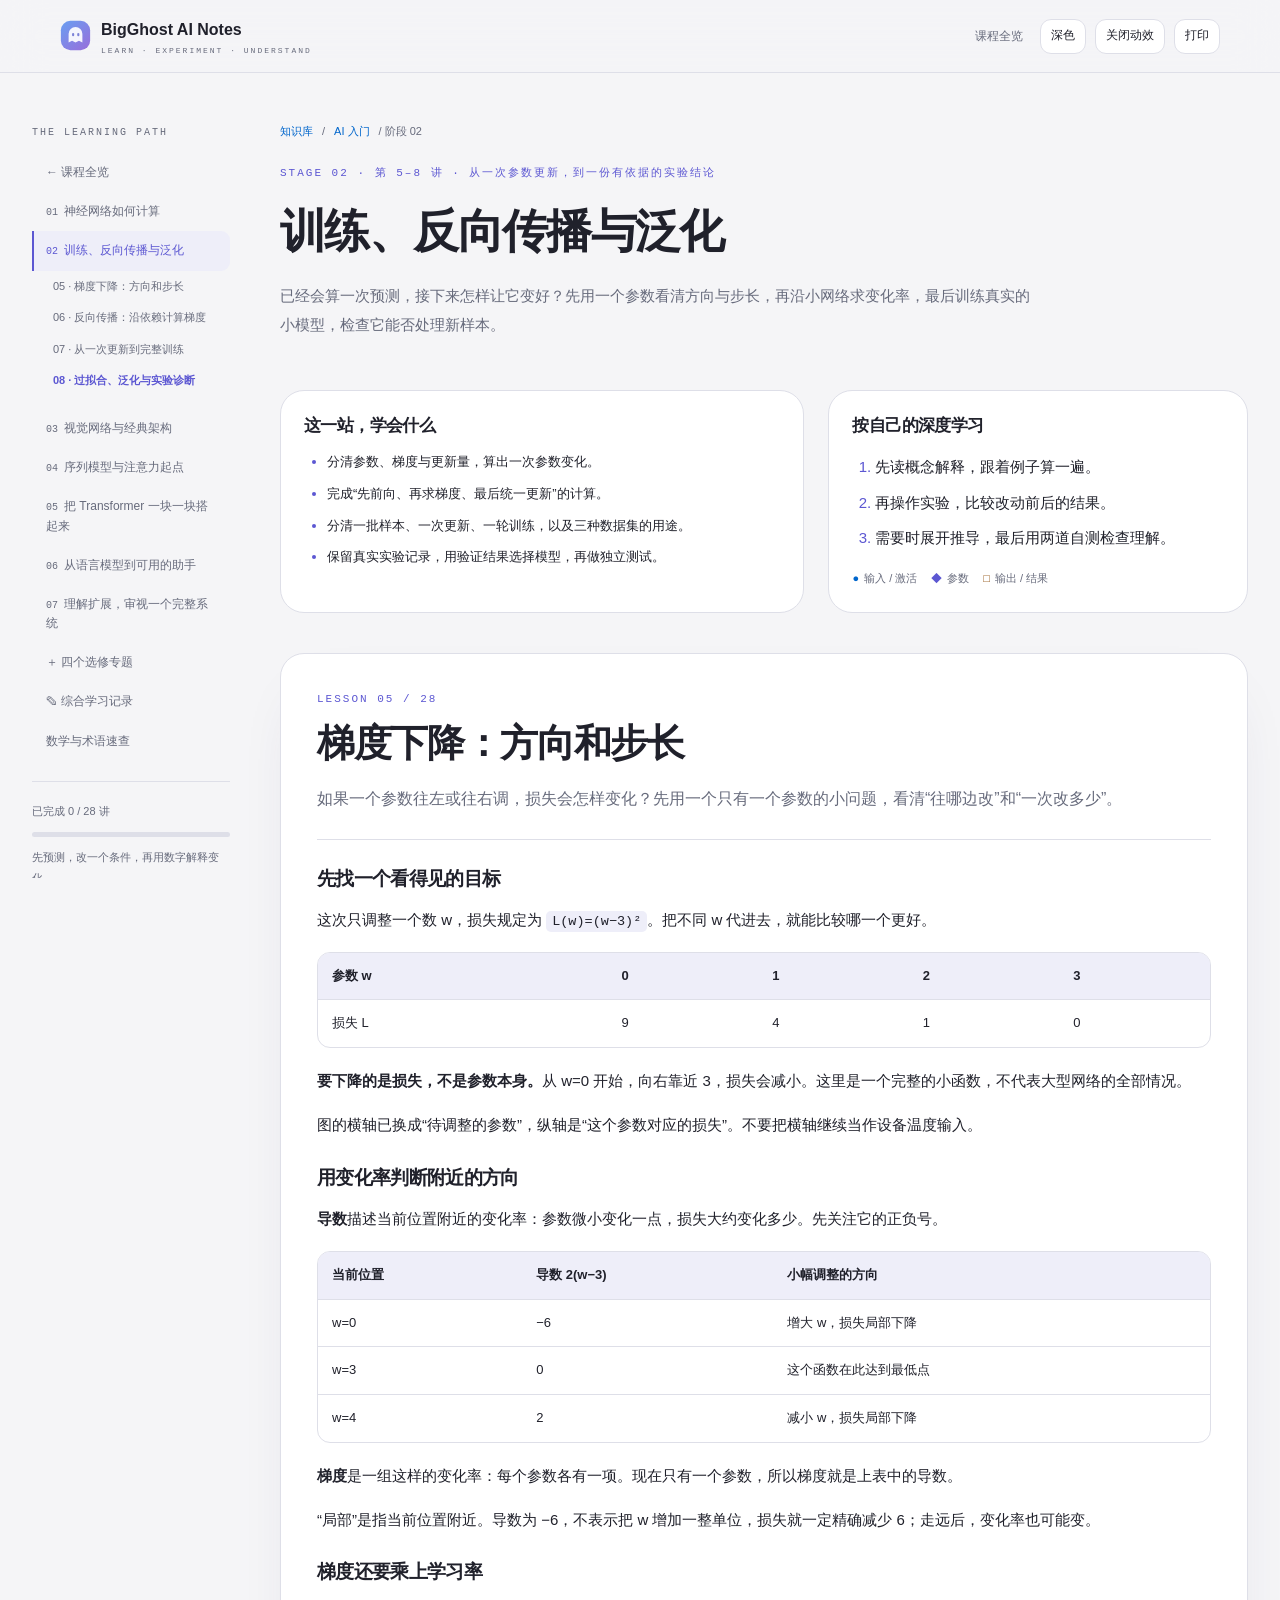
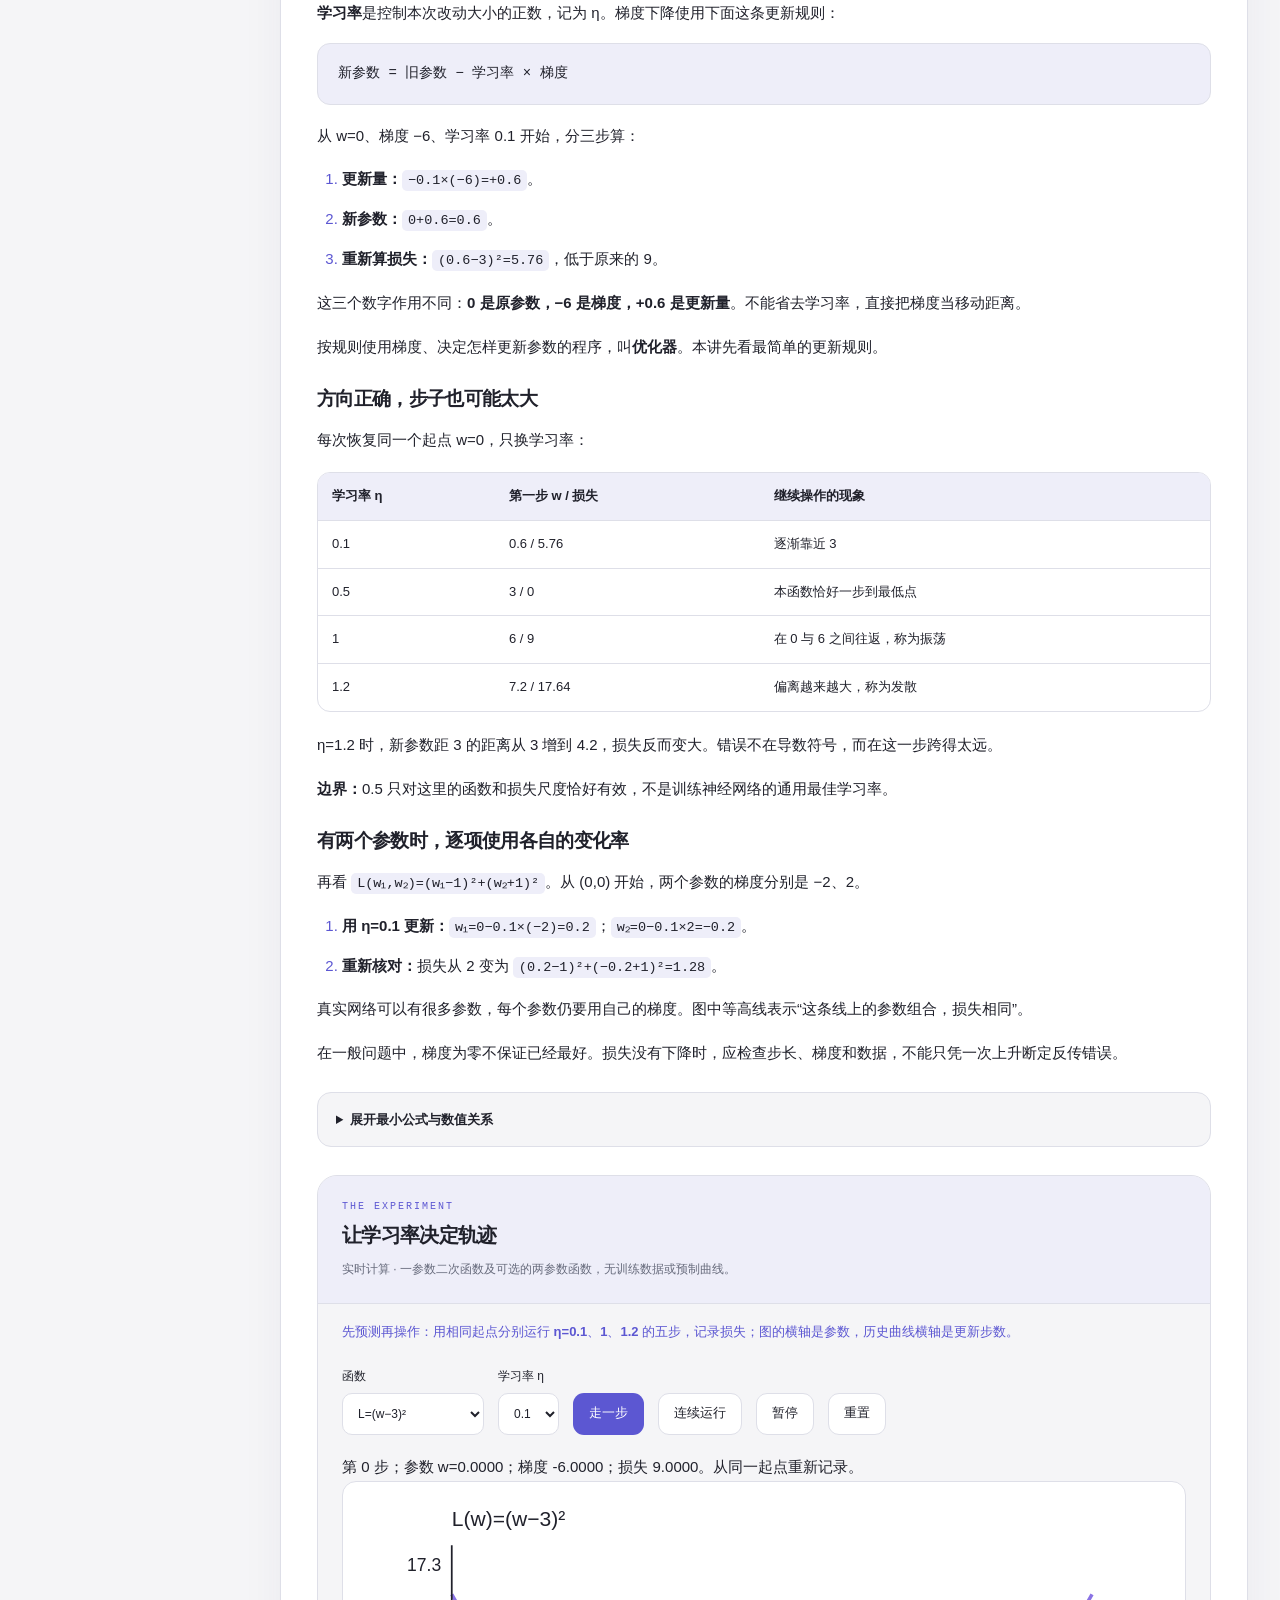
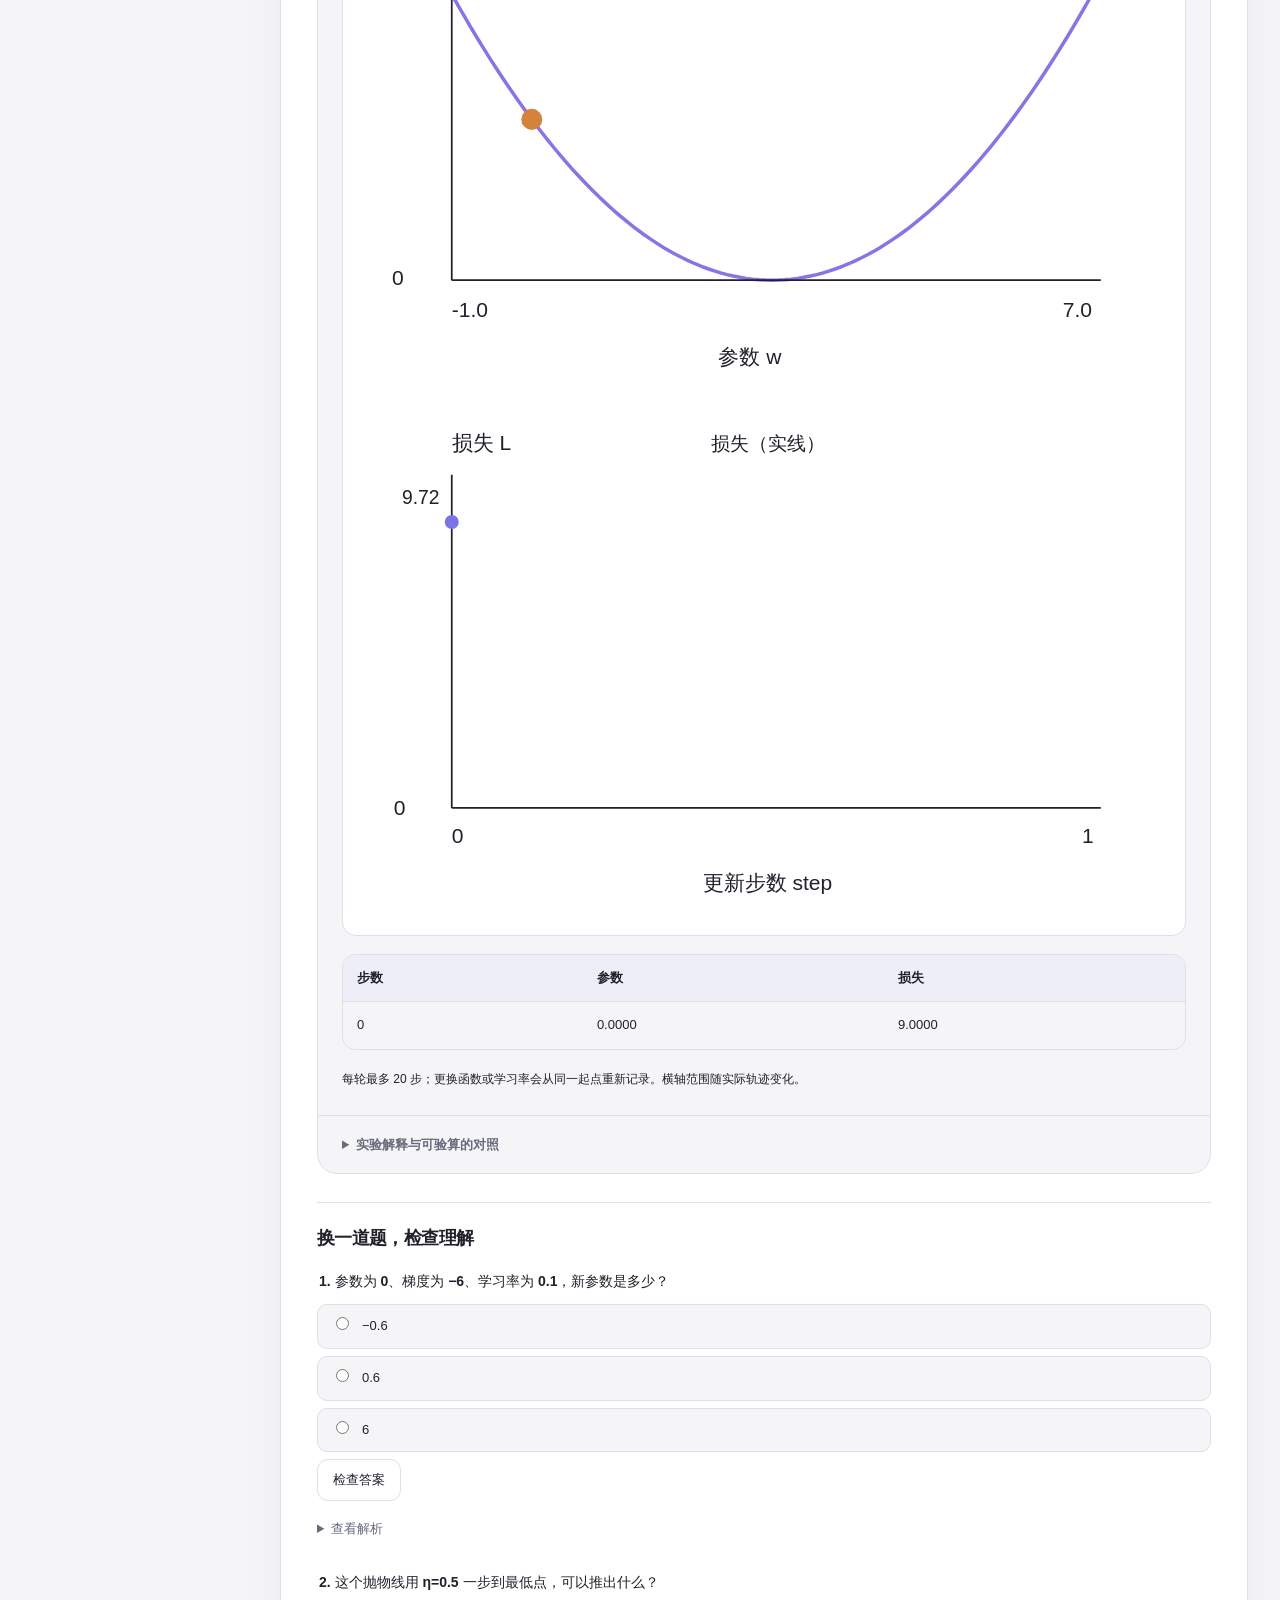
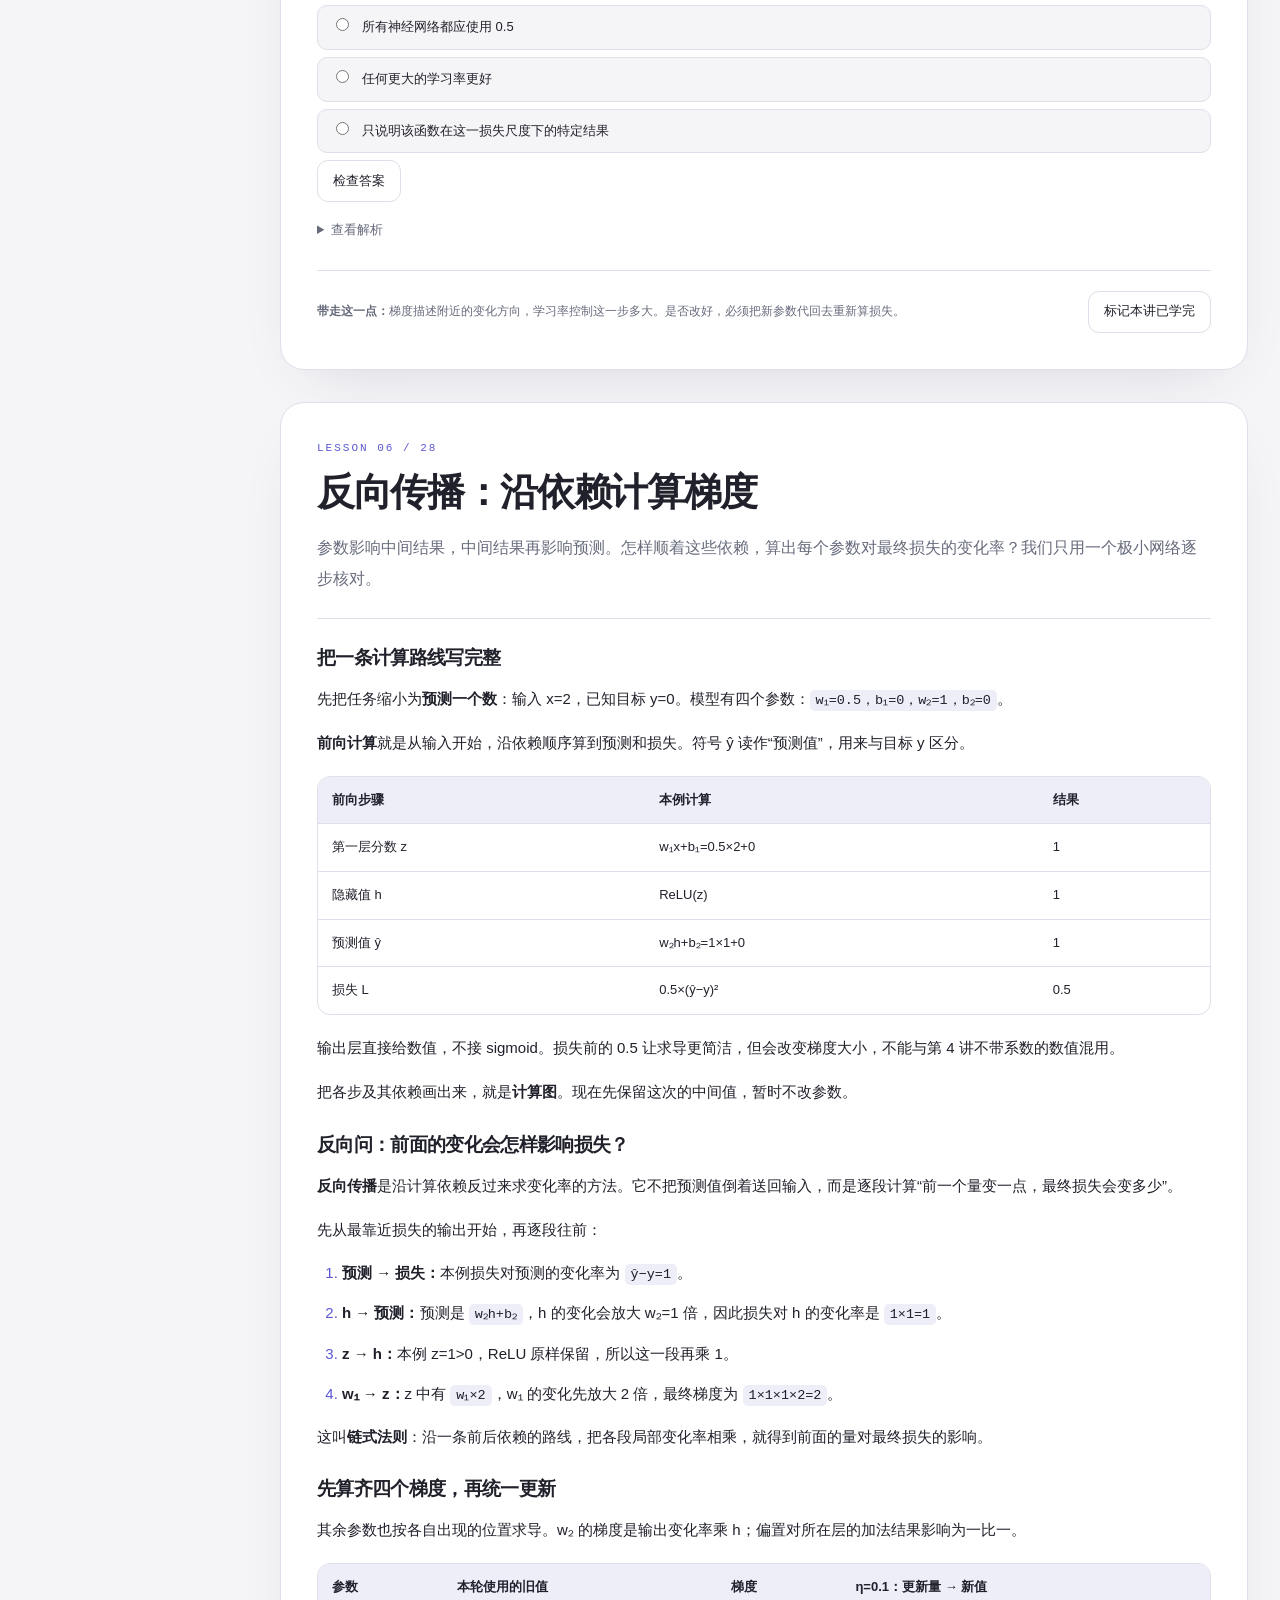
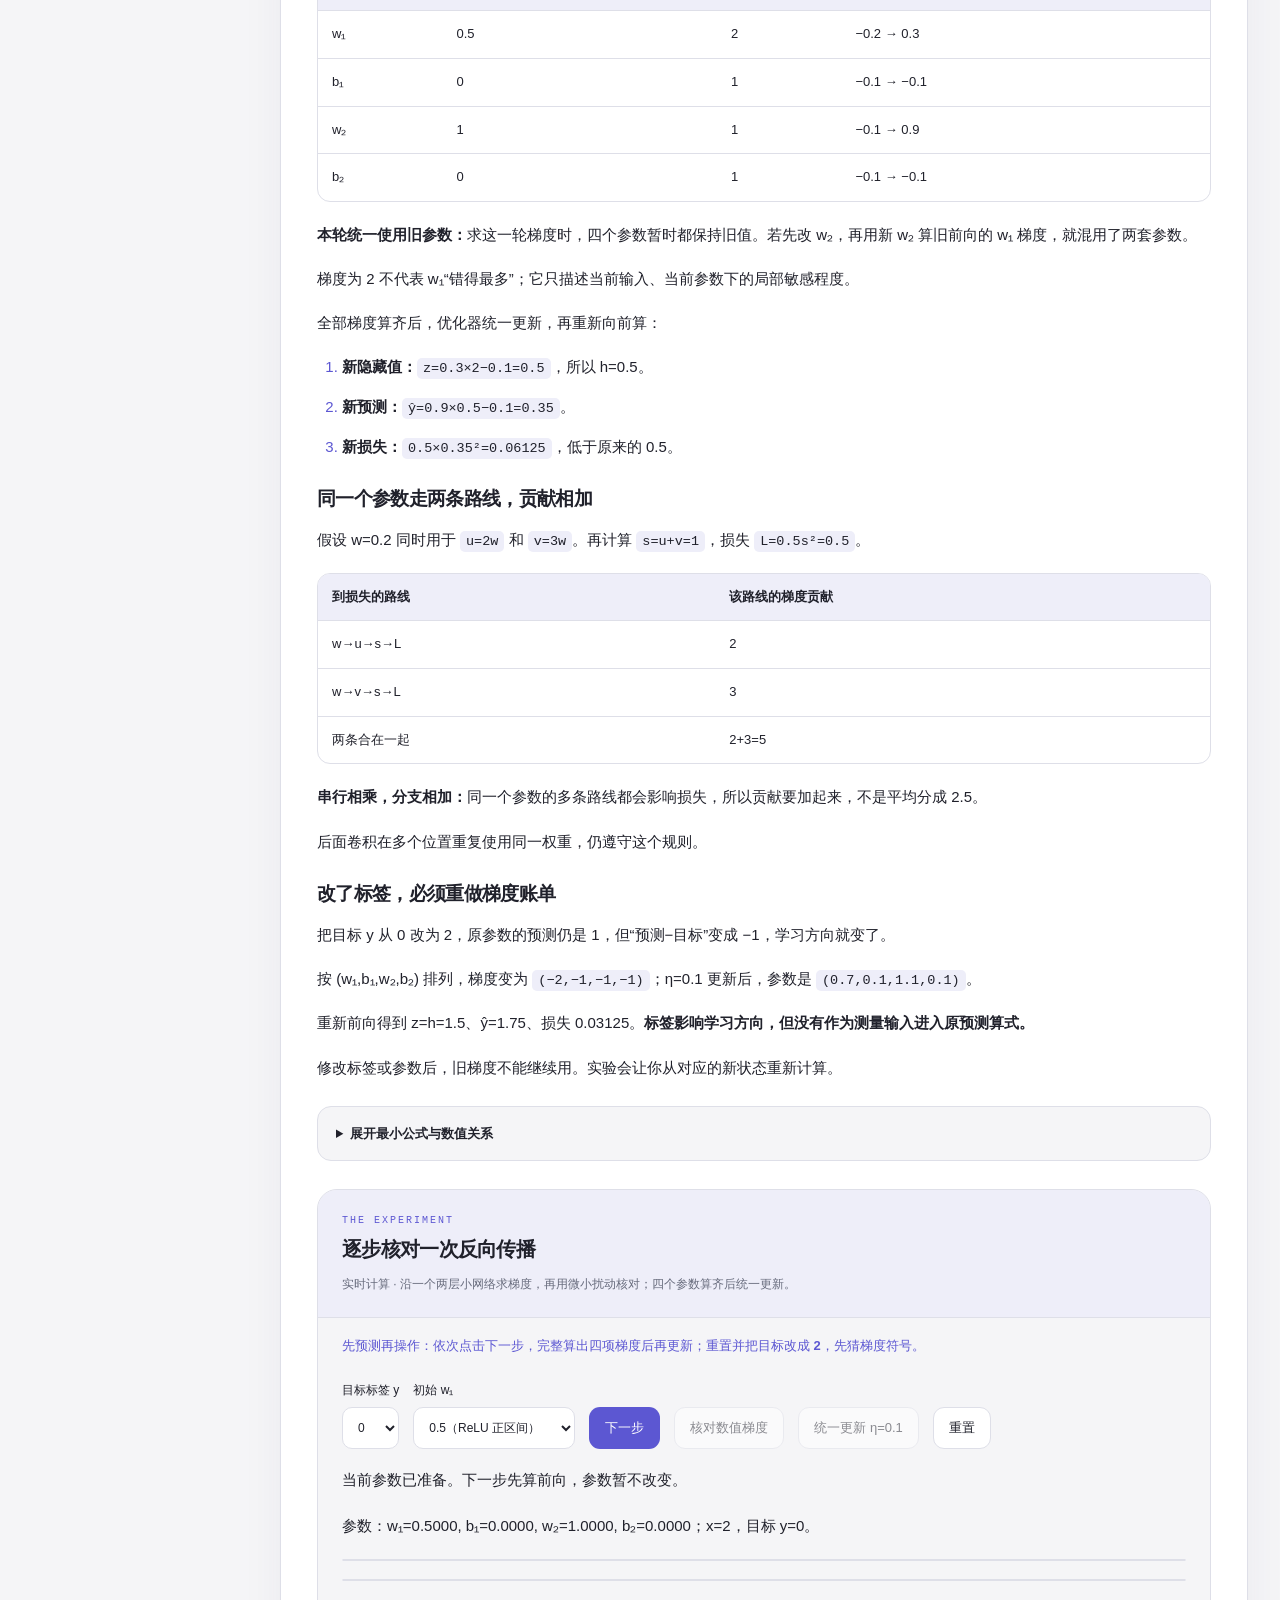
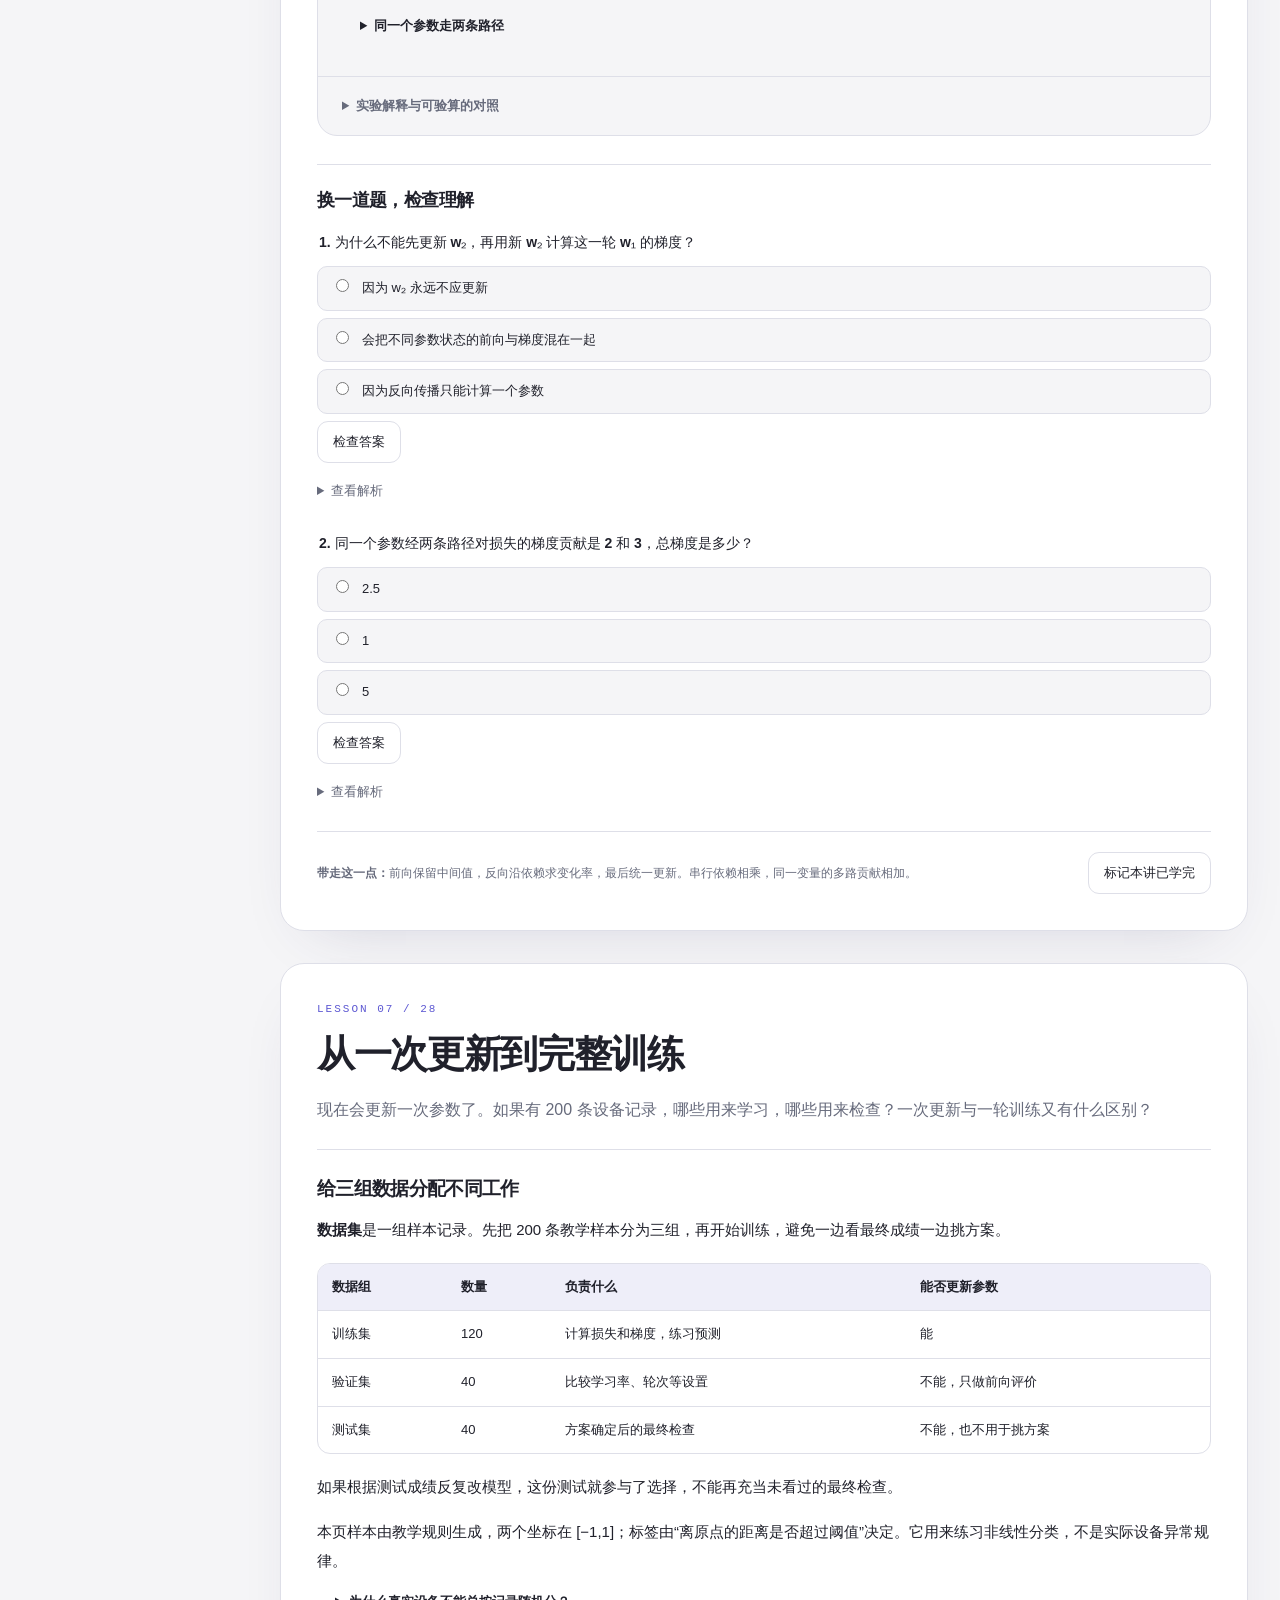
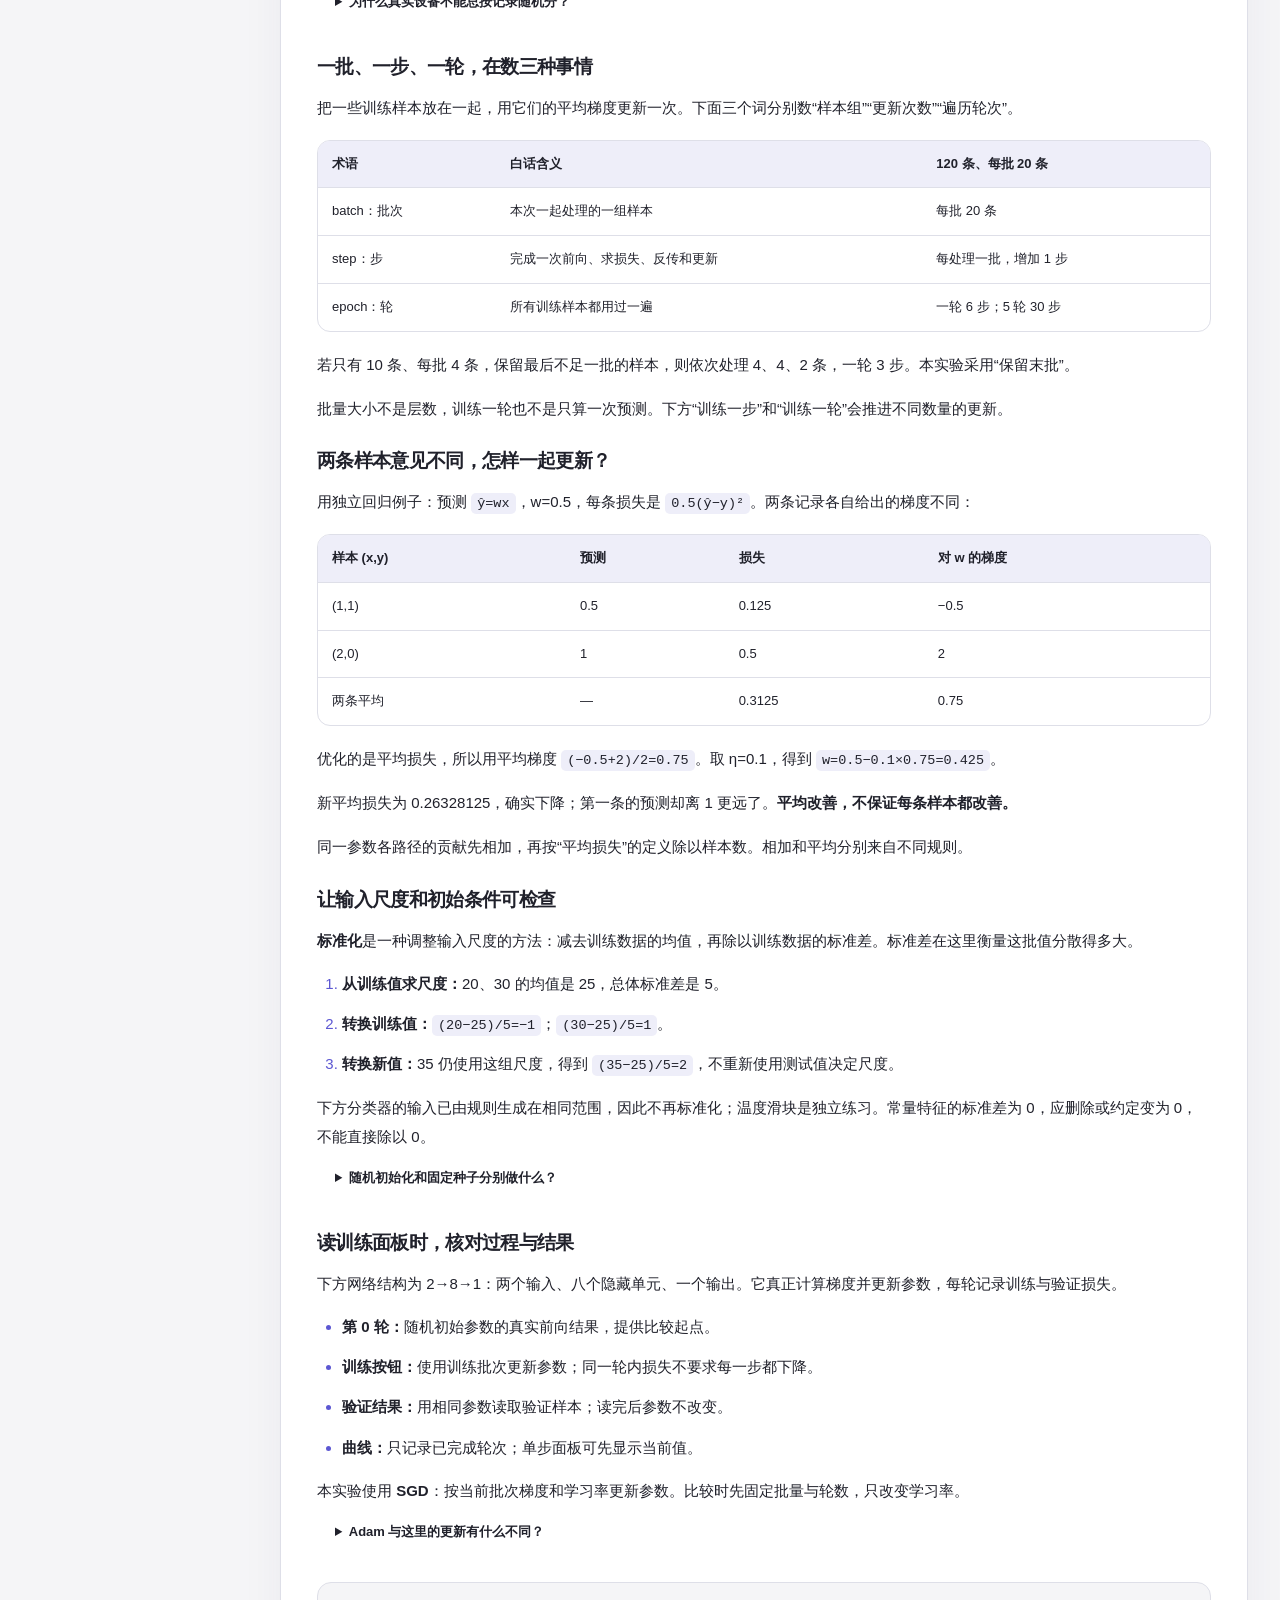
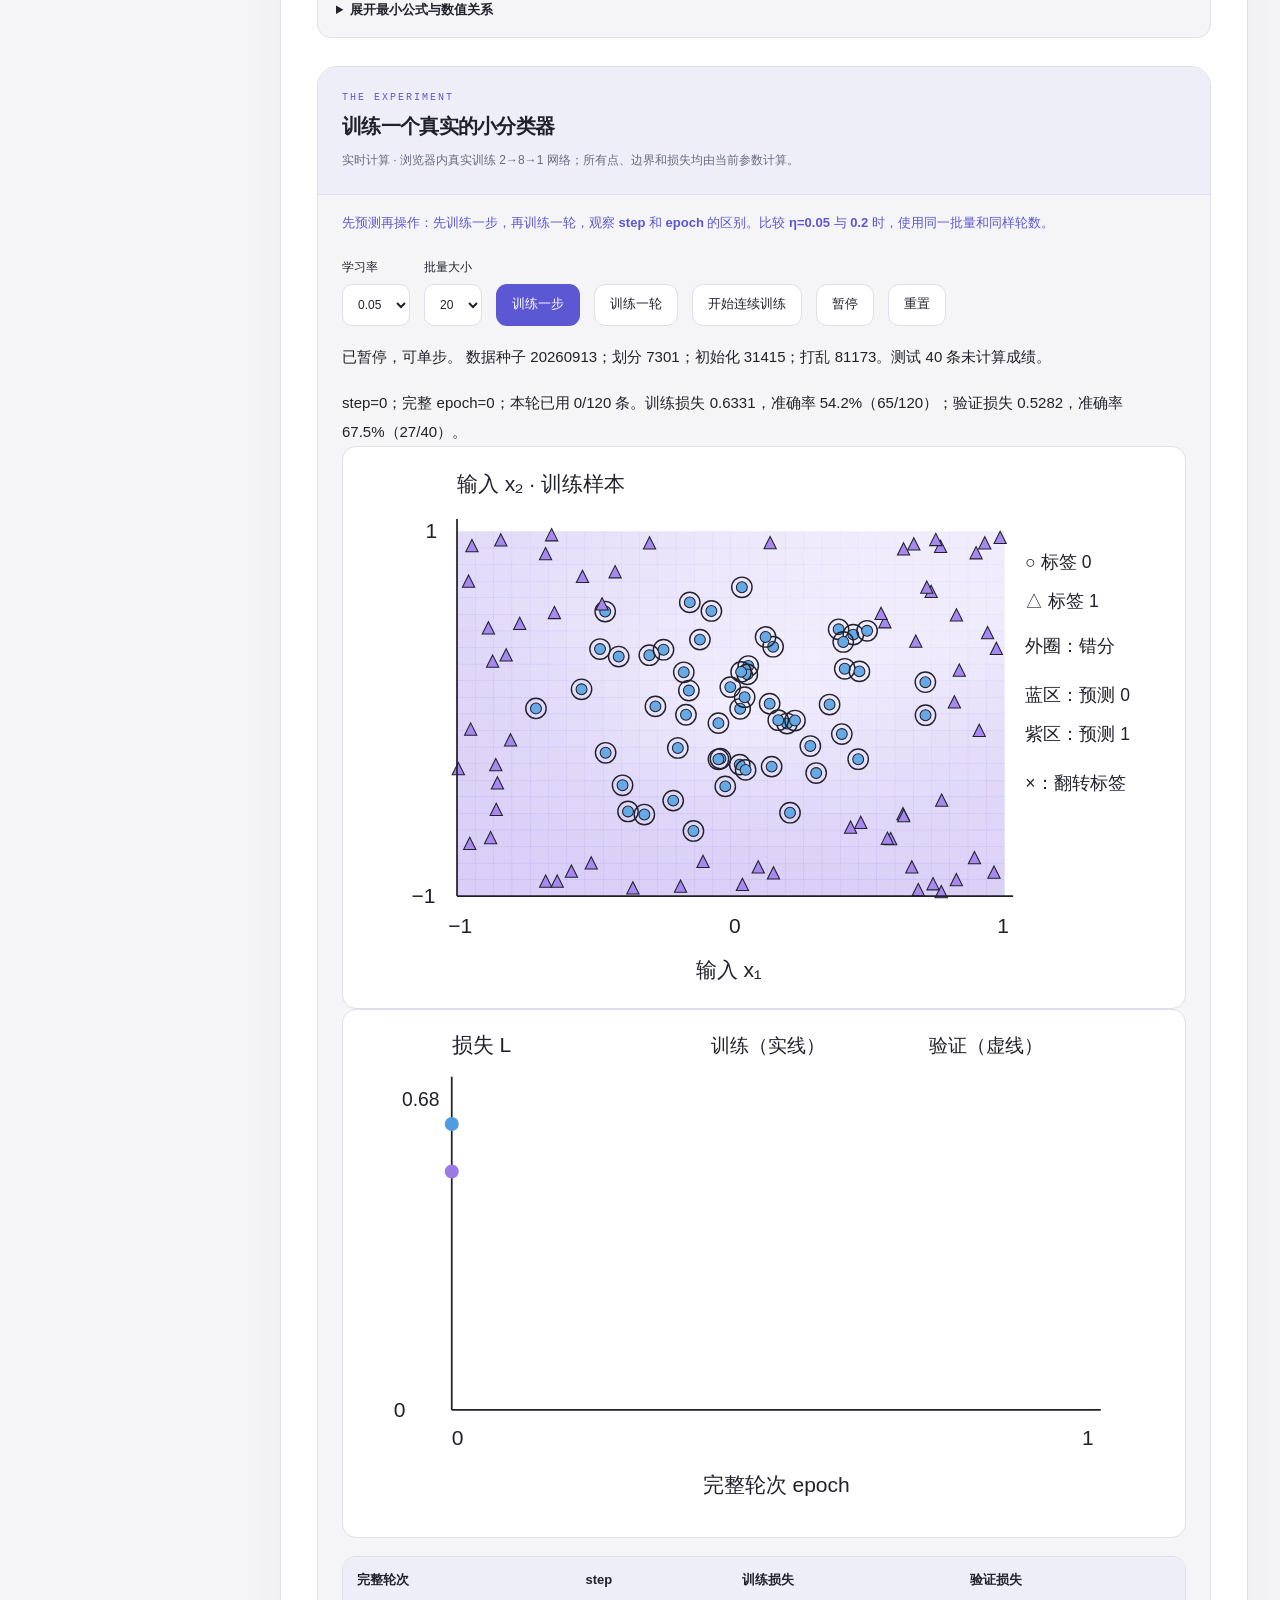
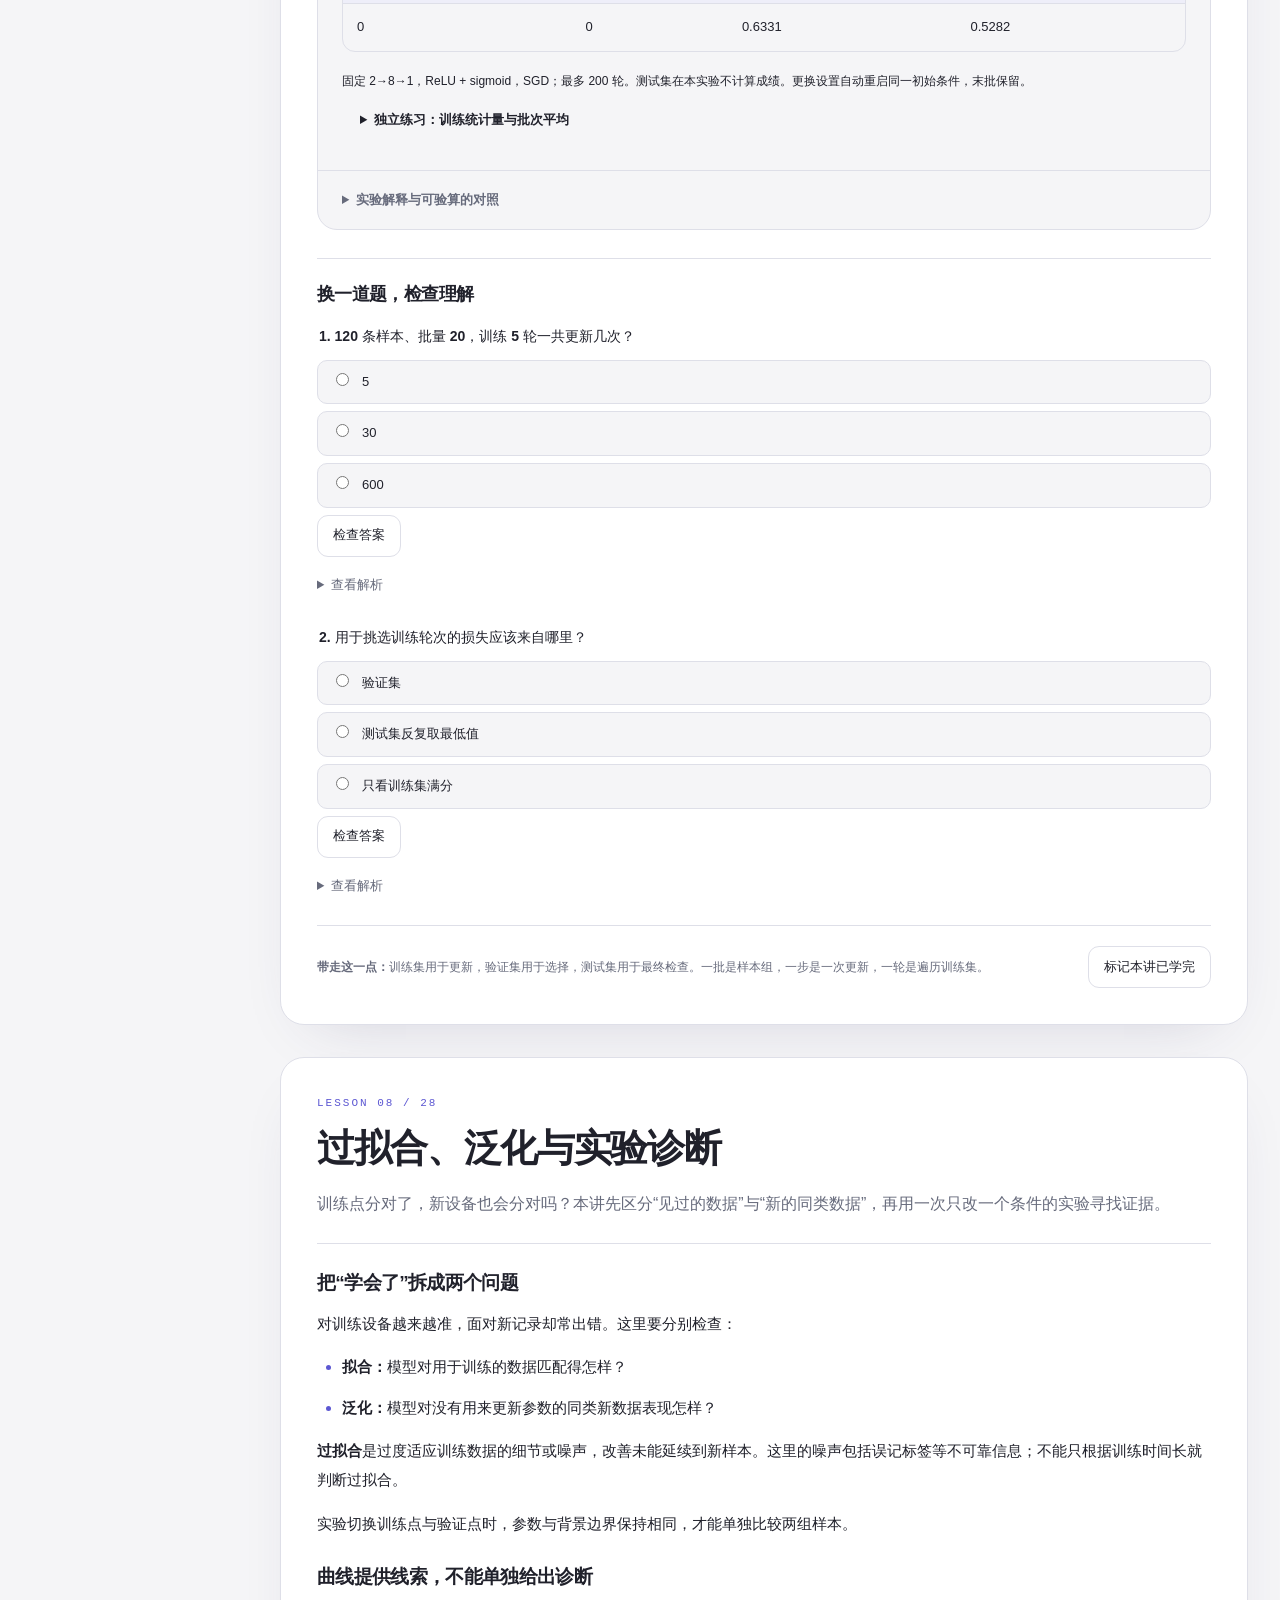
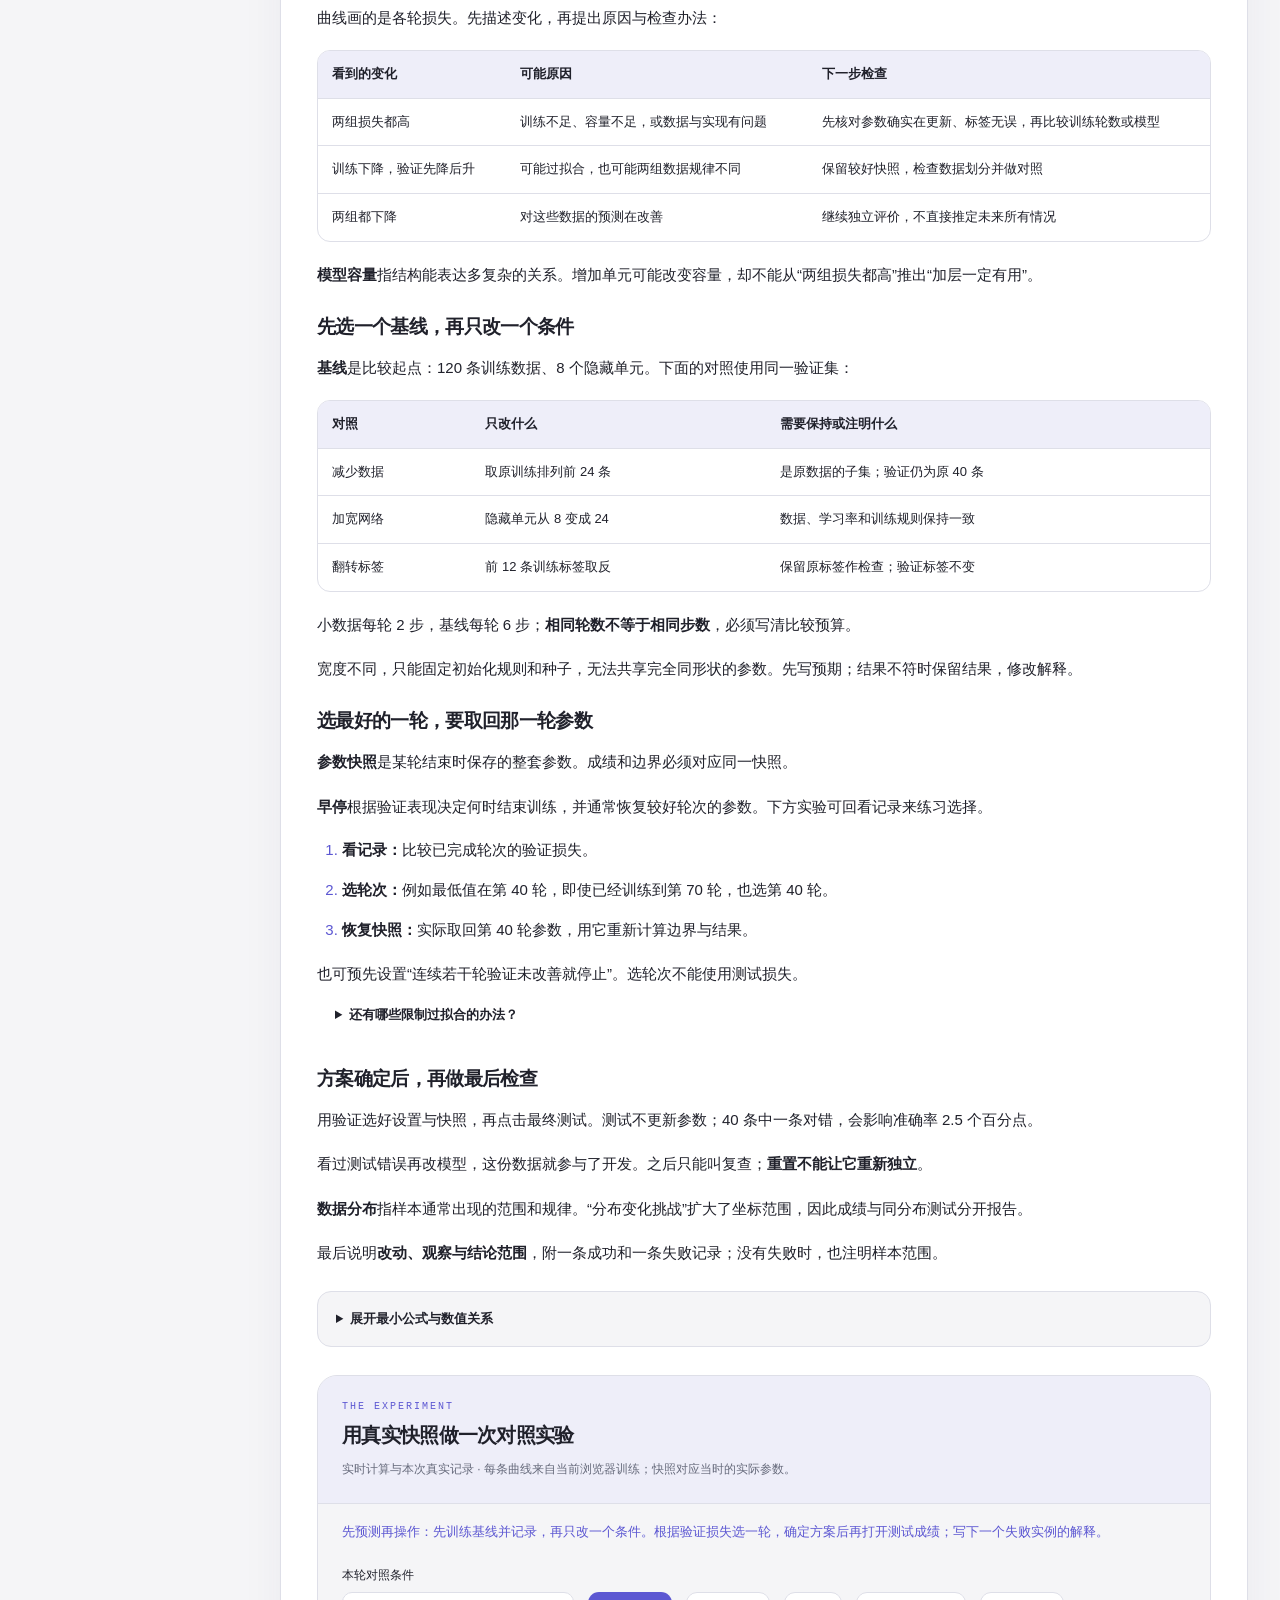
<file: site/notes/ai-foundations/stage-2.html>
<!DOCTYPE html><html lang="zh-CN" data-theme="light" data-motion="on"><head><meta charset="utf-8"><meta name="viewport" content="width=device-width,initial-scale=1"><title>训练、反向传播与泛化 · BigGhost AI Notes</title><meta name="description" content="已经会算一次预测，接下来怎样让它变好？先用一个参数看清方向与步长，再沿小网络求变化率，最后训练真实的小模型，检查它能否处理新样本。"><meta name="theme-color" content="#f5f5f7"><link rel="icon" href="../../favicon.ico" sizes="16x16 32x32 48x48">
<link rel="icon" type="image/svg+xml" sizes="any" href="[data-uri]"><script>try{const s=localStorage.getItem('bigghost-note-ai-foundations-theme');document.documentElement.dataset.theme=s==='dark'||(!s&&matchMedia('(prefers-color-scheme: dark)').matches)?'dark':'light';document.documentElement.dataset.motion=localStorage.getItem('bigghost-note-ai-foundations-motion')==='off'||matchMedia('(prefers-reduced-motion: reduce)').matches?'off':'on';}catch(_){}</script><link rel="stylesheet" href="assets/course.css"></head><body id="top"><a class="skip" href="#main">跳转到主要内容</a><header class="topbar"><div class="wrap topinner"><a class="brand" href="../../index.html"><img src="../../favicon.svg" alt=""><span>BigGhost AI Notes<small>LEARN · EXPERIMENT · UNDERSTAND</small></span></a><div class="top-actions"><a href="index.html">课程全览</a><button data-theme-toggle>深色</button><button data-motion-toggle>关闭动效</button><button data-print>打印</button></div></div></header><div class="shell"><aside class="side"><div class="side-label">THE LEARNING PATH</div><nav aria-label="课程目录"><a href="index.html">← 课程全览</a><a href="stage-1.html" class=""><small>01</small>神经网络如何计算</a><a href="stage-2.html" class="current" aria-current="page"><small>02</small>训练、反向传播与泛化</a><div class="lesson-nav"><a href="#lesson-5">05 · 梯度下降：方向和步长</a><a href="#lesson-6">06 · 反向传播：沿依赖计算梯度</a><a href="#lesson-7">07 · 从一次更新到完整训练</a><a href="#lesson-8">08 · 过拟合、泛化与实验诊断</a></div><a href="stage-3.html" class=""><small>03</small>视觉网络与经典架构</a><a href="stage-4.html" class=""><small>04</small>序列模型与注意力起点</a><a href="stage-5.html" class=""><small>05</small>把 Transformer 一块一块搭起来</a><a href="stage-6.html" class=""><small>06</small>从语言模型到可用的助手</a><a href="stage-7.html" class=""><small>07</small>理解扩展，审视一个完整系统</a><a href="electives.html">＋ 四个选修专题</a><a href="workbook.html">✎ 综合学习记录</a><a href="index.html#toolbox">数学与术语速查</a></nav><div class="sidenote"><p data-progress-text>已完成 0 / 28 讲</p><div class="progress-track"><div class="progress-fill"></div></div><p>先预测，改一个条件，再用数字解释变化。</p><p data-storage-status>进度与笔记保存在此浏览器。</p><button data-export>导出学习记录</button></div></aside><main id="main"><details class="mobile-nav"><summary>课程目录 · 7 个阶段</summary><nav aria-label="手机课程目录"><a href="stage-1.html" class=""><small>01</small>神经网络如何计算</a><a href="stage-2.html" class="current" aria-current="page"><small>02</small>训练、反向传播与泛化</a><div class="lesson-nav"><a href="#lesson-5">05 · 梯度下降：方向和步长</a><a href="#lesson-6">06 · 反向传播：沿依赖计算梯度</a><a href="#lesson-7">07 · 从一次更新到完整训练</a><a href="#lesson-8">08 · 过拟合、泛化与实验诊断</a></div><a href="stage-3.html" class=""><small>03</small>视觉网络与经典架构</a><a href="stage-4.html" class=""><small>04</small>序列模型与注意力起点</a><a href="stage-5.html" class=""><small>05</small>把 Transformer 一块一块搭起来</a><a href="stage-6.html" class=""><small>06</small>从语言模型到可用的助手</a><a href="stage-7.html" class=""><small>07</small>理解扩展，审视一个完整系统</a><a href="electives.html">＋ 四个选修专题</a><a href="workbook.html">✎ 综合学习记录</a><a href="index.html#toolbox">数学与术语速查</a></nav></details><header class="stage-hero"><div class="breadcrumb"><a href="../../index.html">知识库</a><span>/</span><a href="index.html">AI 入门</a><span>/ 阶段 02</span></div><div class="eyebrow">STAGE 02 · 第 5–8 讲 · 从一次参数更新，到一份有依据的实验结论</div><h1>训练、反向传播与泛化</h1><p class="lead">已经会算一次预测，接下来怎样让它变好？先用一个参数看清方向与步长，再沿小网络求变化率，最后训练真实的小模型，检查它能否处理新样本。</p></header><div class="stage-overview"><section class="card"><h2>这一站，学会什么</h2><ul><li>分清参数、梯度与更新量，算出一次参数变化。</li><li>完成“先前向、再求梯度、最后统一更新”的计算。</li><li>分清一批样本、一次更新、一轮训练，以及三种数据集的用途。</li><li>保留真实实验记录，用验证结果选择模型，再做独立测试。</li></ul></section><section class="card"><h2>按自己的深度学习</h2><ol><li>先读概念解释，跟着例子算一遍。</li><li>再操作实验，比较改动前后的结果。</li><li>需要时展开推导，最后用两道自测检查理解。</li></ol><div class="legend"><span>输入 / 激活</span><span>参数</span><span>输出 / 结果</span></div></section></div><section class="lesson" id="lesson-5"><header class="lesson-header"><div class="eyebrow">LESSON 05 / 28</div><h2>梯度下降：方向和步长</h2><p>如果一个参数往左或往右调，损失会怎样变化？先用一个只有一个参数的小问题，看清“往哪边改”和“一次改多少”。</p></header><section class="lesson-part"><h3>先找一个看得见的目标</h3><p>这次只调整一个数 w，损失规定为 <code>L(w)=(w−3)²</code>。把不同 w 代进去，就能比较哪一个更好。</p><div class="table-wrap"><table><thead><tr><th scope="col">参数 w</th><th scope="col">0</th><th scope="col">1</th><th scope="col">2</th><th scope="col">3</th></tr></thead><tbody><tr><td>损失 L</td><td>9</td><td>4</td><td>1</td><td>0</td></tr></tbody></table></div><p><strong>要下降的是损失，不是参数本身。</strong>从 w=0 开始，向右靠近 3，损失会减小。这里是一个完整的小函数，不代表大型网络的全部情况。</p><p>图的横轴已换成“待调整的参数”，纵轴是“这个参数对应的损失”。不要把横轴继续当作设备温度输入。</p></section><section class="lesson-part"><h3>用变化率判断附近的方向</h3><p><strong>导数</strong>描述当前位置附近的变化率：参数微小变化一点，损失大约变化多少。先关注它的正负号。</p><div class="table-wrap"><table><thead><tr><th scope="col">当前位置</th><th scope="col">导数 2(w−3)</th><th scope="col">小幅调整的方向</th></tr></thead><tbody><tr><td>w=0</td><td>−6</td><td>增大 w，损失局部下降</td></tr><tr><td>w=3</td><td>0</td><td>这个函数在此达到最低点</td></tr><tr><td>w=4</td><td>2</td><td>减小 w，损失局部下降</td></tr></tbody></table></div><p><strong>梯度</strong>是一组这样的变化率：每个参数各有一项。现在只有一个参数，所以梯度就是上表中的导数。</p><p>“局部”是指当前位置附近。导数为 −6，不表示把 w 增加一整单位，损失就一定精确减少 6；走远后，变化率也可能变。</p></section><section class="lesson-part"><h3>梯度还要乘上学习率</h3><p><strong>学习率</strong>是控制本次改动大小的正数，记为 η。梯度下降使用下面这条更新规则：</p><p class="formula">新参数 = 旧参数 − 学习率 × 梯度</p><p>从 w=0、梯度 −6、学习率 0.1 开始，分三步算：</p><ol><li><strong>更新量：</strong><code>−0.1×(−6)=+0.6</code>。</li><li><strong>新参数：</strong><code>0+0.6=0.6</code>。</li><li><strong>重新算损失：</strong><code>(0.6−3)²=5.76</code>，低于原来的 9。</li></ol><p>这三个数字作用不同：<strong>0 是原参数，−6 是梯度，+0.6 是更新量</strong>。不能省去学习率，直接把梯度当移动距离。</p><p>按规则使用梯度、决定怎样更新参数的程序，叫<strong>优化器</strong>。本讲先看最简单的更新规则。</p></section><section class="lesson-part"><h3>方向正确，步子也可能太大</h3><p>每次恢复同一个起点 w=0，只换学习率：</p><div class="table-wrap"><table><thead><tr><th scope="col">学习率 η</th><th scope="col">第一步 w / 损失</th><th scope="col">继续操作的现象</th></tr></thead><tbody><tr><td>0.1</td><td>0.6 / 5.76</td><td>逐渐靠近 3</td></tr><tr><td>0.5</td><td>3 / 0</td><td>本函数恰好一步到最低点</td></tr><tr><td>1</td><td>6 / 9</td><td>在 0 与 6 之间往返，称为振荡</td></tr><tr><td>1.2</td><td>7.2 / 17.64</td><td>偏离越来越大，称为发散</td></tr></tbody></table></div><p>η=1.2 时，新参数距 3 的距离从 3 增到 4.2，损失反而变大。错误不在导数符号，而在这一步跨得太远。</p><p><strong>边界：</strong>0.5 只对这里的函数和损失尺度恰好有效，不是训练神经网络的通用最佳学习率。</p></section><section class="lesson-part"><h3>有两个参数时，逐项使用各自的变化率</h3><p>再看 <code>L(w₁,w₂)=(w₁−1)²+(w₂+1)²</code>。从 (0,0) 开始，两个参数的梯度分别是 −2、2。</p><ol><li><strong>用 η=0.1 更新：</strong><code>w₁=0−0.1×(−2)=0.2</code>；<code>w₂=0−0.1×2=−0.2</code>。</li><li><strong>重新核对：</strong>损失从 2 变为 <code>(0.2−1)²+(−0.2+1)²=1.28</code>。</li></ol><p>真实网络可以有很多参数，每个参数仍要用自己的梯度。图中等高线表示“这条线上的参数组合，损失相同”。</p><p>在一般问题中，梯度为零不保证已经最好。损失没有下降时，应检查步长、梯度和数据，不能只凭一次上升断定反传错误。</p></section><details class="math-details"><summary>展开最小公式与数值关系</summary><div class="details-body"><p><strong>一参数更新：</strong><code>w<sub>新</sub>=w−η·2(w−3)</code>。多参数时，把对应规则逐项应用即可。</p><details><summary>用一个很小的改动，核对导数</summary><div class="details-body"><ol><li><strong>原来：</strong>w=0，损失 9。</li><li><strong>临时增加 0.001：</strong>损失 <code>(0.001−3)²=8.994001</code>。</li><li><strong>变化量相除：</strong><code>(8.994001−9)/0.001=−5.999</code>，接近导数 −6。</li></ol><p>这是局部检查，不是正式更新。改动缩小时通常更接近导数，但计算机有有限精度，并非越小就一定越准确。</p></div></details><details><summary>为什么本函数的某些学习率会振荡？</summary><div class="details-body"><p>更新后距最低点的差满足 <code>w<sub>新</sub>−3=(1−2η)(w−3)</code>。</p><p>当 0&lt;η&lt;1，差的绝对值逐步缩小；η=1 时只改变正负号；η&gt;1 时，除非已经在最低点，偏离会增大。</p><p>其他函数可能有多个局部低点，或某些方向升、某些方向降的鞍点。导数为零只是一条局部信息。</p></div></details></div></details><section class="lab-box" aria-label="让学习率决定轨迹"><div class="lab-heading"><div class="eyebrow">THE EXPERIMENT</div><h3>让学习率决定轨迹</h3><p>实时计算 · 一参数二次函数及可选的两参数函数，无训练数据或预制曲线。</p></div><p class="lab-task">先预测再操作：用相同起点分别运行 η=0.1、1、1.2 的五步，记录损失；图的横轴是参数，历史曲线横轴是更新步数。</p><div class="lab" data-lab="descent"><div class="controls"><label class="control">函数 <select data-k="mode"><option value="one">L=(w−3)²</option><option value="two">L=(w₁−1)²+(w₂+1)²</option></select></label><label class="control">学习率 η <select data-k="rate"><option value="0.1">0.1</option><option value="0.5">0.5</option><option value="1">1</option><option value="1.2">1.2</option></select></label><button class="button primary" data-action="step">走一步</button><button class="button" data-action="run">连续运行</button><button class="button" data-action="pause">暂停</button><button class="button" data-action="reset">重置</button></div><div data-out="values" class="lab-output" aria-live="polite">第 0 步：w=0，梯度=−6，损失=9。</div><div data-out="plot" class="plot"></div><div data-out="history" class="table-wrap"></div><p class="small">每轮最多 20 步；更换函数或学习率会从同一起点重新记录。横轴范围随实际轨迹变化。</p></div><details class="lab-explanation"><summary>实验解释与可验算的对照</summary><div class="details-body"><div class="table-wrap"><table><thead><tr><th scope="col">从 w=0 出发</th><th scope="col">第一步损失</th><th scope="col">核心观察</th></tr></thead><tbody><tr><td>η=0.1</td><td>5.76</td><td>损失下降</td></tr><tr><td>η=0.5</td><td>0</td><td>本函数一步到达</td></tr><tr><td>η=1</td><td>9</td><td>在 w=0 与 w=6 之间振荡</td></tr><tr><td>η=1.2</td><td>17.64</td><td>损失上升</td></tr></tbody></table></div><p>两参数例用 η=0.1，从 (0,0) 到 (0.2,−0.2)，损失从 2 到 1.28。图和记录都来自实际函数计算，学习率变大不保证更快找到好解。</p></div></details><noscript><p class="callout">JavaScript 已关闭。请阅读实验解释中的完整数值对照；启用 JavaScript 可操作控件。</p></noscript></section><div class="quiz"><h3>换一道题，检查理解</h3><fieldset data-quiz data-correct="1"><legend>1. 参数为 0、梯度为 −6、学习率为 0.1，新参数是多少？</legend><label class="quiz-option"><input type="radio" name="q-5-0" value="0"><span>−0.6</span></label><label class="quiz-option"><input type="radio" name="q-5-0" value="1"><span>0.6</span></label><label class="quiz-option"><input type="radio" name="q-5-0" value="2"><span>6</span></label><button data-check>检查答案</button><div class="quiz-feedback" role="status"></div><details class="quiz-answer"><summary>查看解析</summary><div class="details-body"><strong>参考答案：0.6</strong><p data-answer-text>先算更新量：−0.1×(−6)=+0.6，再加到原参数 0 上，得到 0.6。下降的是损失，参数可以增大。</p></div></details></fieldset><fieldset data-quiz data-correct="2"><legend>2. 这个抛物线用 η=0.5 一步到最低点，可以推出什么？</legend><label class="quiz-option"><input type="radio" name="q-5-1" value="0"><span>所有神经网络都应使用 0.5</span></label><label class="quiz-option"><input type="radio" name="q-5-1" value="1"><span>任何更大的学习率更好</span></label><label class="quiz-option"><input type="radio" name="q-5-1" value="2"><span>只说明该函数在这一损失尺度下的特定结果</span></label><button data-check>检查答案</button><div class="quiz-feedback" role="status"></div><details class="quiz-answer"><summary>查看解析</summary><div class="details-body"><strong>参考答案：只说明该函数在这一损失尺度下的特定结果</strong><p data-answer-text>合适步长取决于函数形状与损失尺度。0.5 在本例有效，而 1 和 1.2 已分别表现为振荡与发散。</p></div></details></fieldset></div><div class="lesson-end"><p><strong>带走这一点：</strong>梯度描述附近的变化方向，学习率控制这一步多大。是否改好，必须把新参数代回去重新算损失。</p><button data-complete="5" aria-pressed="false">标记本讲已学完</button></div></section><section class="lesson" id="lesson-6"><header class="lesson-header"><div class="eyebrow">LESSON 06 / 28</div><h2>反向传播：沿依赖计算梯度</h2><p>参数影响中间结果，中间结果再影响预测。怎样顺着这些依赖，算出每个参数对最终损失的变化率？我们只用一个极小网络逐步核对。</p></header><section class="lesson-part"><h3>把一条计算路线写完整</h3><p>先把任务缩小为<strong>预测一个数</strong>：输入 x=2，已知目标 y=0。模型有四个参数：<code>w₁=0.5，b₁=0，w₂=1，b₂=0</code>。</p><p><strong>前向计算</strong>就是从输入开始，沿依赖顺序算到预测和损失。符号 ŷ 读作“预测值”，用来与目标 y 区分。</p><div class="table-wrap"><table><thead><tr><th scope="col">前向步骤</th><th scope="col">本例计算</th><th scope="col">结果</th></tr></thead><tbody><tr><td>第一层分数 z</td><td>w₁x+b₁=0.5×2+0</td><td>1</td></tr><tr><td>隐藏值 h</td><td>ReLU(z)</td><td>1</td></tr><tr><td>预测值 ŷ</td><td>w₂h+b₂=1×1+0</td><td>1</td></tr><tr><td>损失 L</td><td>0.5×(ŷ−y)²</td><td>0.5</td></tr></tbody></table></div><p>输出层直接给数值，不接 sigmoid。损失前的 0.5 让求导更简洁，但会改变梯度大小，不能与第 4 讲不带系数的数值混用。</p><p>把各步及其依赖画出来，就是<strong>计算图</strong>。现在先保留这次的中间值，暂时不改参数。</p></section><section class="lesson-part"><h3>反向问：前面的变化会怎样影响损失？</h3><p><strong>反向传播</strong>是沿计算依赖反过来求变化率的方法。它不把预测值倒着送回输入，而是逐段计算“前一个量变一点，最终损失会变多少”。</p><p>先从最靠近损失的输出开始，再逐段往前：</p><ol><li><strong>预测 → 损失：</strong>本例损失对预测的变化率为 <code>ŷ−y=1</code>。</li><li><strong>h → 预测：</strong>预测是 <code>w₂h+b₂</code>，h 的变化会放大 w₂=1 倍，因此损失对 h 的变化率是 <code>1×1=1</code>。</li><li><strong>z → h：</strong>本例 z=1&gt;0，ReLU 原样保留，所以这一段再乘 1。</li><li><strong>w₁ → z：</strong>z 中有 <code>w₁×2</code>，w₁ 的变化先放大 2 倍，最终梯度为 <code>1×1×1×2=2</code>。</li></ol><p>这叫<strong>链式法则</strong>：沿一条前后依赖的路线，把各段局部变化率相乘，就得到前面的量对最终损失的影响。</p></section><section class="lesson-part"><h3>先算齐四个梯度，再统一更新</h3><p>其余参数也按各自出现的位置求导。w₂ 的梯度是输出变化率乘 h；偏置对所在层的加法结果影响为一比一。</p><div class="table-wrap"><table><thead><tr><th scope="col">参数</th><th scope="col">本轮使用的旧值</th><th scope="col">梯度</th><th scope="col">η=0.1：更新量 → 新值</th></tr></thead><tbody><tr><td>w₁</td><td>0.5</td><td>2</td><td>−0.2 → 0.3</td></tr><tr><td>b₁</td><td>0</td><td>1</td><td>−0.1 → −0.1</td></tr><tr><td>w₂</td><td>1</td><td>1</td><td>−0.1 → 0.9</td></tr><tr><td>b₂</td><td>0</td><td>1</td><td>−0.1 → −0.1</td></tr></tbody></table></div><p><strong>本轮统一使用旧参数：</strong>求这一轮梯度时，四个参数暂时都保持旧值。若先改 w₂，再用新 w₂ 算旧前向的 w₁ 梯度，就混用了两套参数。</p><p>梯度为 2 不代表 w₁“错得最多”；它只描述当前输入、当前参数下的局部敏感程度。</p><p>全部梯度算齐后，优化器统一更新，再重新向前算：</p><ol><li><strong>新隐藏值：</strong><code>z=0.3×2−0.1=0.5</code>，所以 h=0.5。</li><li><strong>新预测：</strong><code>ŷ=0.9×0.5−0.1=0.35</code>。</li><li><strong>新损失：</strong><code>0.5×0.35²=0.06125</code>，低于原来的 0.5。</li></ol></section><section class="lesson-part"><h3>同一个参数走两条路线，贡献相加</h3><p>假设 w=0.2 同时用于 <code>u=2w</code> 和 <code>v=3w</code>。再计算 <code>s=u+v=1</code>，损失 <code>L=0.5s²=0.5</code>。</p><div class="table-wrap"><table><thead><tr><th scope="col">到损失的路线</th><th scope="col">该路线的梯度贡献</th></tr></thead><tbody><tr><td>w→u→s→L</td><td>2</td></tr><tr><td>w→v→s→L</td><td>3</td></tr><tr><td>两条合在一起</td><td>2+3=5</td></tr></tbody></table></div><p><strong>串行相乘，分支相加：</strong>同一个参数的多条路线都会影响损失，所以贡献要加起来，不是平均分成 2.5。</p><p>后面卷积在多个位置重复使用同一权重，仍遵守这个规则。</p></section><section class="lesson-part"><h3>改了标签，必须重做梯度账单</h3><p>把目标 y 从 0 改为 2，原参数的预测仍是 1，但“预测−目标”变成 −1，学习方向就变了。</p><p>按 (w₁,b₁,w₂,b₂) 排列，梯度变为 <code>(−2,−1,−1,−1)</code>；η=0.1 更新后，参数是 <code>(0.7,0.1,1.1,0.1)</code>。</p><p>重新前向得到 z=h=1.5、ŷ=1.75、损失 0.03125。<strong>标签影响学习方向，但没有作为测量输入进入原预测算式。</strong></p><p>修改标签或参数后，旧梯度不能继续用。实验会让你从对应的新状态重新计算。</p></section><details class="math-details"><summary>展开最小公式与数值关系</summary><div class="details-body"><p><strong>符号对照：</strong><code>∂L/∂w₁</code> 读作“损失对 w₁ 的变化率”。δ 代表 <code>ŷ−y</code>，g 代表某一项梯度。</p><ul><li><strong>输出层：</strong><code>g<sub>w₂</sub>=δh，g<sub>b₂</sub>=δ</code>。</li><li><strong>经过 ReLU：</strong><code>g<sub>z</sub>=δw₂·1[z&gt;0]</code>；条件成立时最后一项为 1，否则为 0。</li><li><strong>第一层：</strong><code>g<sub>w₁</sub>=g<sub>z</sub>x，g<sub>b₁</sub>=g<sub>z</sub></code>。</li><li><strong>统一更新：</strong><code>θ←θ−ηg</code>；θ 代表各个参数，所有 g 来自同一次冻结前向。</li></ul><details><summary>用小扰动独立核对梯度</summary><div class="details-body"><p>主例中，只把预测临时加 0.001，损失从 0.5 变为 0.5010005，符合输出变化率约为 1。</p><p>只把 w₁ 加 0.001，其他参数不变，新损失为 0.502002。差商 <code>(0.502002−0.5)/0.001=2.002</code>，接近解析梯度 2。</p><p><strong>中心差分</strong>再向两侧各试一次：<code>[L(w+ε)−L(w−ε)]/(2ε)</code>。本例 ε=0.001 时结果约为 2。</p><p>这适合小例核查，逐参数扰动不是大型网络训练的高效做法。若某项错了，沿依赖检查它是否漏乘输入、权重或激活的局部导数。</p></div></details><details><summary>ReLU 输出为 0，梯度会怎样？</summary><div class="details-body"><p>若 w₁=−0.5，其余初值不变，则 z=−1、h=0。目标 y=2 时，预测为 0、损失为 2。</p><p>输出偏置梯度为 −2，但 w₁、b₁、w₂ 的梯度都为 0。ReLU 在这里把局部变化挡住了；零梯度不等于样本已经答对。</p><p>ReLU 在负区间导数为 0，在零点没有唯一导数；本实验在零点约定取 0。扰动跨越折点时，差分不必等于这一约定值。</p></div></details></div></details><section class="lab-box" aria-label="逐步核对一次反向传播"><div class="lab-heading"><div class="eyebrow">THE EXPERIMENT</div><h3>逐步核对一次反向传播</h3><p>实时计算 · 沿一个两层小网络求梯度，再用微小扰动核对；四个参数算齐后统一更新。</p></div><p class="lab-task">先预测再操作：依次点击下一步，完整算出四项梯度后再更新；重置并把目标改成 2，先猜梯度符号。</p><div class="lab" data-lab="backprop"><div class="controls"><label class="control">目标标签 y <select data-k="target"><option value="0">0</option><option value="2">2</option></select></label><label class="control">初始 w₁ <select data-k="w1"><option value="0.5">0.5（ReLU 正区间）</option><option value="-0.5">−0.5（ReLU 负区间）</option></select></label><button class="button primary" data-action="step">下一步</button><button class="button" data-action="check">核对数值梯度</button><button class="button" data-action="update" disabled>统一更新 η=0.1</button><button class="button" data-action="reset">重置</button></div><p data-out="status" aria-live="polite">当前参数已准备。下一步先算前向，参数暂不改变。</p><div data-out="values" class="lab-output"></div><div data-out="table" class="table-wrap"></div><div data-out="check" class="small table-wrap"></div><details><summary>同一个参数走两条路径</summary><label class="control">共享参数 w <input data-k="shared" type="range" min="-1" max="1" step="0.05" value="0.2"></label><p data-out="branch">w=0.2：两条路径贡献 2 与 3，相加为 5。</p></details></div><details class="lab-explanation"><summary>实验解释与可验算的对照</summary><div class="details-body"><div class="table-wrap"><table><thead><tr><th scope="col">目标 y</th><th scope="col">旧预测 / 旧损失</th><th scope="col">四项梯度：w₁,b₁,w₂,b₂</th><th scope="col">更新后预测 / 损失</th></tr></thead><tbody><tr><td>0</td><td>1 / 0.5</td><td>(2,1,1,1)</td><td>0.35 / 0.06125</td></tr><tr><td>2</td><td>1 / 0.5</td><td>(−2,−1,−1,−1)</td><td>1.75 / 0.03125</td></tr></tbody></table></div><p>两行都从原始参数 (0.5,0,1,0) 开始，使用 η=0.1。目标不同，梯度方向不同；更新后必须重新计算预测与损失。</p><p>共享参数例有两条路径，贡献分别为 2、3，总梯度为 5。沿一条链相乘，汇入同一参数的多条贡献相加。</p></div></details><noscript><p class="callout">JavaScript 已关闭。请阅读实验解释中的完整数值对照；启用 JavaScript 可操作控件。</p></noscript></section><div class="quiz"><h3>换一道题，检查理解</h3><fieldset data-quiz data-correct="1"><legend>1. 为什么不能先更新 w₂，再用新 w₂ 计算这一轮 w₁ 的梯度？</legend><label class="quiz-option"><input type="radio" name="q-6-0" value="0"><span>因为 w₂ 永远不应更新</span></label><label class="quiz-option"><input type="radio" name="q-6-0" value="1"><span>会把不同参数状态的前向与梯度混在一起</span></label><label class="quiz-option"><input type="radio" name="q-6-0" value="2"><span>因为反向传播只能计算一个参数</span></label><button data-check>检查答案</button><div class="quiz-feedback" role="status"></div><details class="quiz-answer"><summary>查看解析</summary><div class="details-body"><strong>参考答案：会把不同参数状态的前向与梯度混在一起</strong><p data-answer-text>这一轮求的是同一组旧参数下的损失梯度。先改 w₂ 会让后续计算混入新参数，失去与原前向一致的依赖关系。</p></div></details></fieldset><fieldset data-quiz data-correct="2"><legend>2. 同一个参数经两条路径对损失的梯度贡献是 2 和 3，总梯度是多少？</legend><label class="quiz-option"><input type="radio" name="q-6-1" value="0"><span>2.5</span></label><label class="quiz-option"><input type="radio" name="q-6-1" value="1"><span>1</span></label><label class="quiz-option"><input type="radio" name="q-6-1" value="2"><span>5</span></label><button data-check>检查答案</button><div class="quiz-feedback" role="status"></div><details class="quiz-answer"><summary>查看解析</summary><div class="details-body"><strong>参考答案：5</strong><p data-answer-text>两条路线都由同一个参数影响损失，贡献相加：2+3=5。只有目标本身规定取平均时，才相应除以数量。</p></div></details></fieldset></div><div class="lesson-end"><p><strong>带走这一点：</strong>前向保留中间值，反向沿依赖求变化率，最后统一更新。串行依赖相乘，同一变量的多路贡献相加。</p><button data-complete="6" aria-pressed="false">标记本讲已学完</button></div></section><section class="lesson" id="lesson-7"><header class="lesson-header"><div class="eyebrow">LESSON 07 / 28</div><h2>从一次更新到完整训练</h2><p>现在会更新一次参数了。如果有 200 条设备记录，哪些用来学习，哪些用来检查？一次更新与一轮训练又有什么区别？</p></header><section class="lesson-part"><h3>给三组数据分配不同工作</h3><p><strong>数据集</strong>是一组样本记录。先把 200 条教学样本分为三组，再开始训练，避免一边看最终成绩一边挑方案。</p><div class="table-wrap"><table><thead><tr><th scope="col">数据组</th><th scope="col">数量</th><th scope="col">负责什么</th><th scope="col">能否更新参数</th></tr></thead><tbody><tr><td>训练集</td><td>120</td><td>计算损失和梯度，练习预测</td><td>能</td></tr><tr><td>验证集</td><td>40</td><td>比较学习率、轮次等设置</td><td>不能，只做前向评价</td></tr><tr><td>测试集</td><td>40</td><td>方案确定后的最终检查</td><td>不能，也不用于挑方案</td></tr></tbody></table></div><p>如果根据测试成绩反复改模型，这份测试就参与了选择，不能再充当未看过的最终检查。</p><p>本页样本由教学规则生成，两个坐标在 [−1,1]；标签由“离原点的距离是否超过阈值”决定。它用来练习非线性分类，不是实际设备异常规律。</p><details><summary>为什么真实设备不能总按记录随机分？</summary><div class="details-body"><p>同一设备的多次测量可能很相似。若近似记录分到训练和测试两边，测试就可能过于容易。</p><p>这时应考虑按设备或时间划分，让评估对应真正需要面对的新情况。</p></div></details></section><section class="lesson-part"><h3>一批、一步、一轮，在数三种事情</h3><p>把一些训练样本放在一起，用它们的平均梯度更新一次。下面三个词分别数“样本组”“更新次数”“遍历轮次”。</p><div class="table-wrap"><table><thead><tr><th scope="col">术语</th><th scope="col">白话含义</th><th scope="col">120 条、每批 20 条</th></tr></thead><tbody><tr><td>batch：批次</td><td>本次一起处理的一组样本</td><td>每批 20 条</td></tr><tr><td>step：步</td><td>完成一次前向、求损失、反传和更新</td><td>每处理一批，增加 1 步</td></tr><tr><td>epoch：轮</td><td>所有训练样本都用过一遍</td><td>一轮 6 步；5 轮 30 步</td></tr></tbody></table></div><p>若只有 10 条、每批 4 条，保留最后不足一批的样本，则依次处理 4、4、2 条，一轮 3 步。本实验采用“保留末批”。</p><p>批量大小不是层数，训练一轮也不是只算一次预测。下方“训练一步”和“训练一轮”会推进不同数量的更新。</p></section><section class="lesson-part"><h3>两条样本意见不同，怎样一起更新？</h3><p>用独立回归例子：预测 <code>ŷ=wx</code>，w=0.5，每条损失是 <code>0.5(ŷ−y)²</code>。两条记录各自给出的梯度不同：</p><div class="table-wrap"><table><thead><tr><th scope="col">样本 (x,y)</th><th scope="col">预测</th><th scope="col">损失</th><th scope="col">对 w 的梯度</th></tr></thead><tbody><tr><td>(1,1)</td><td>0.5</td><td>0.125</td><td>−0.5</td></tr><tr><td>(2,0)</td><td>1</td><td>0.5</td><td>2</td></tr><tr><td>两条平均</td><td>—</td><td>0.3125</td><td>0.75</td></tr></tbody></table></div><p>优化的是平均损失，所以用平均梯度 <code>(−0.5+2)/2=0.75</code>。取 η=0.1，得到 <code>w=0.5−0.1×0.75=0.425</code>。</p><p>新平均损失为 0.26328125，确实下降；第一条的预测却离 1 更远了。<strong>平均改善，不保证每条样本都改善。</strong></p><p>同一参数各路径的贡献先相加，再按“平均损失”的定义除以样本数。相加和平均分别来自不同规则。</p></section><section class="lesson-part"><h3>让输入尺度和初始条件可检查</h3><p><strong>标准化</strong>是一种调整输入尺度的方法：减去训练数据的均值，再除以训练数据的标准差。标准差在这里衡量这批值分散得多大。</p><ol><li><strong>从训练值求尺度：</strong>20、30 的均值是 25，总体标准差是 5。</li><li><strong>转换训练值：</strong><code>(20−25)/5=−1</code>；<code>(30−25)/5=1</code>。</li><li><strong>转换新值：</strong>35 仍使用这组尺度，得到 <code>(35−25)/5=2</code>，不重新使用测试值决定尺度。</li></ol><p>下方分类器的输入已由规则生成在相同范围，因此不再标准化；温度滑块是独立练习。常量特征的标准差为 0，应删除或约定变为 0，不能直接除以 0。</p><details><summary>随机初始化和固定种子分别做什么？</summary><div class="details-body"><p><strong>初始化</strong>是在训练前给参数一个起点。如果两个隐藏单元相关参数完全相同，接收的更新也可能相同，长期做重复工作；小随机差异用来打破这种对称。</p><p><strong>随机种子</strong>是重现同一串伪随机数的起始设置。本实验为数据、划分、初始参数和打乱顺序分别固定种子，便于重置后比较。</p><p>随机初始化只发生在起点，不是每次预测都重抽参数；固定种子也不保证其他种子得到相同成绩。</p></div></details></section><section class="lesson-part"><h3>读训练面板时，核对过程与结果</h3><p>下方网络结构为 2→8→1：两个输入、八个隐藏单元、一个输出。它真正计算梯度并更新参数，每轮记录训练与验证损失。</p><ul><li><strong>第 0 轮：</strong>随机初始参数的真实前向结果，提供比较起点。</li><li><strong>训练按钮：</strong>使用训练批次更新参数；同一轮内损失不要求每一步都下降。</li><li><strong>验证结果：</strong>用相同参数读取验证样本；读完后参数不改变。</li><li><strong>曲线：</strong>只记录已完成轮次；单步面板可先显示当前值。</li></ul><p>本实验使用 <strong>SGD</strong>：按当前批次梯度和学习率更新参数。比较时先固定批量与轮数，只改变学习率。</p><details><summary>Adam 与这里的更新有什么不同？</summary><div class="details-body"><p>Adam 还会使用过去梯度的统计量调整更新。它是另一种优化器，而不是另一种数据或另一种网络。</p><p>比较优化器也需公开设置与训练预算，不能用一次未调好的对照证明谁在所有任务中都更好。</p></div></details></section><details class="math-details"><summary>展开最小公式与数值关系</summary><div class="details-body"><ul><li><strong>批次平均损失：</strong><code>L̄=(1/B)ΣᵢLᵢ</code>，即把 B 条损失加起来，再除以 B。</li><li><strong>对应梯度：</strong><code>∇L̄=(1/B)Σᵢ∇Lᵢ</code>，按相同方式取平均。</li><li><strong>每轮更新次数：</strong>保留末批时为 <code>ceil(N/B)</code>；ceil 表示向上取整。</li><li><strong>标准化：</strong><code>x′=(x−μ<sub>训练</sub>)/σ<sub>训练</sub></code>。μ 是训练均值，σ 是训练标准差，新样本复用它们。</li></ul><p>两条回归样本更新到 w=0.425 后，损失分别为 0.1653125 与 0.36125；平均为 0.26328125。</p><p>训练值 20、30 距均值 25 都是 5。总体标准差的计算是 <code>√[((20−25)²+(30−25)²)/2]=5</code>：差值平方后取平均，再开平方。</p></div></details><section class="lab-box" aria-label="训练一个真实的小分类器"><div class="lab-heading"><div class="eyebrow">THE EXPERIMENT</div><h3>训练一个真实的小分类器</h3><p>实时计算 · 浏览器内真实训练 2→8→1 网络；所有点、边界和损失均由当前参数计算。</p></div><p class="lab-task">先预测再操作：先训练一步，再训练一轮，观察 step 和 epoch 的区别。比较 η=0.05 与 0.2 时，使用同一批量和同样轮数。</p><div class="lab" data-lab="training"><div class="controls"><label class="control">学习率 <select data-k="rate"><option value="0.05">0.05</option><option value="0.01">0.01</option><option value="0.2">0.2</option></select></label><label class="control">批量大小 <select data-k="batch"><option value="20">20</option><option value="8">8</option><option value="40">40</option></select></label><button class="button primary" data-action="step">训练一步</button><button class="button" data-action="epoch">训练一轮</button><button class="button" data-action="run">开始连续训练</button><button class="button" data-action="pause">暂停</button><button class="button" data-action="reset">重置</button></div><p data-out="status" aria-live="polite">固定种子，训练 120 / 验证 40 / 测试 40。尚未更新参数。</p><div data-out="values" class="lab-output"></div><div data-out="plot" class="plot"></div><div data-out="curve" class="plot"></div><div data-out="history" class="table-wrap"></div><p class="small">固定 2→8→1，ReLU + sigmoid，SGD；最多 200 轮。测试集在本实验不计算成绩。更换设置自动重启同一初始条件，末批保留。</p><details><summary>独立练习：训练统计量与批次平均</summary><label class="control">需要转换的新温度值 <input data-k="scale" type="range" min="15" max="40" step="1" value="35"></label><p data-out="scale">训练值 20、30 得到均值 25、总体标准差 5；新值 35 → (35−25)/5=2。</p><p>两样本 (x,y)=(1,1)、(2,0)，ŷ=wx，w=0.5。单样本梯度 −0.5、2，平均为 0.75；η=0.1 后 w=0.425，平均损失从 0.3125 降为 0.26328125，但第一条损失增大。</p></details></div><details class="lab-explanation"><summary>实验解释与可验算的对照</summary><div class="details-body"><div class="table-wrap"><table><thead><tr><th scope="col">训练条件</th><th scope="col">一轮多少步</th><th scope="col">五轮多少步</th></tr></thead><tbody><tr><td>120 条，批量 20</td><td>6</td><td>30</td></tr><tr><td>120 条，批量 8</td><td>15</td><td>75</td></tr></tbody></table></div><p>训练步骤会改参数，验证只计算预测和损失。上文两条回归样本的平均梯度为 0.75，更新后 w=0.425。</p><p>真实分类器的成绩来自当前运行，不能用这个回归算例推定。比较时记录学习率、批量、完整轮数、步数，以及训练和验证损失。</p></div></details><noscript><p class="callout">JavaScript 已关闭。请阅读实验解释中的完整数值对照；启用 JavaScript 可操作控件。</p></noscript></section><div class="quiz"><h3>换一道题，检查理解</h3><fieldset data-quiz data-correct="1"><legend>1. 120 条样本、批量 20，训练 5 轮一共更新几次？</legend><label class="quiz-option"><input type="radio" name="q-7-0" value="0"><span>5</span></label><label class="quiz-option"><input type="radio" name="q-7-0" value="1"><span>30</span></label><label class="quiz-option"><input type="radio" name="q-7-0" value="2"><span>600</span></label><button data-check>检查答案</button><div class="quiz-feedback" role="status"></div><details class="quiz-answer"><summary>查看解析</summary><div class="details-body"><strong>参考答案：30</strong><p data-answer-text>一轮把 120 条按每批 20 条用完，需要 6 次更新；5 轮是 5×6=30 次。</p></div></details></fieldset><fieldset data-quiz data-correct="0"><legend>2. 用于挑选训练轮次的损失应该来自哪里？</legend><label class="quiz-option"><input type="radio" name="q-7-1" value="0"><span>验证集</span></label><label class="quiz-option"><input type="radio" name="q-7-1" value="1"><span>测试集反复取最低值</span></label><label class="quiz-option"><input type="radio" name="q-7-1" value="2"><span>只看训练集满分</span></label><button data-check>检查答案</button><div class="quiz-feedback" role="status"></div><details class="quiz-answer"><summary>查看解析</summary><div class="details-body"><strong>参考答案：验证集</strong><p data-answer-text>验证集帮助挑轮次。测试集留到方案确定后，避免根据它反复选择参数或设置。</p></div></details></fieldset></div><div class="lesson-end"><p><strong>带走这一点：</strong>训练集用于更新，验证集用于选择，测试集用于最终检查。一批是样本组，一步是一次更新，一轮是遍历训练集。</p><button data-complete="7" aria-pressed="false">标记本讲已学完</button></div></section><section class="lesson" id="lesson-8"><header class="lesson-header"><div class="eyebrow">LESSON 08 / 28</div><h2>过拟合、泛化与实验诊断</h2><p>训练点分对了，新设备也会分对吗？本讲先区分“见过的数据”与“新的同类数据”，再用一次只改一个条件的实验寻找证据。</p></header><section class="lesson-part"><h3>把“学会了”拆成两个问题</h3><p>对训练设备越来越准，面对新记录却常出错。这里要分别检查：</p><ul><li><strong>拟合：</strong>模型对用于训练的数据匹配得怎样？</li><li><strong>泛化：</strong>模型对没有用来更新参数的同类新数据表现怎样？</li></ul><p><strong>过拟合</strong>是过度适应训练数据的细节或噪声，改善未能延续到新样本。这里的噪声包括误记标签等不可靠信息；不能只根据训练时间长就判断过拟合。</p><p>实验切换训练点与验证点时，参数与背景边界保持相同，才能单独比较两组样本。</p></section><section class="lesson-part"><h3>曲线提供线索，不能单独给出诊断</h3><p>曲线画的是各轮损失。先描述变化，再提出原因与检查办法：</p><div class="table-wrap"><table><thead><tr><th scope="col">看到的变化</th><th scope="col">可能原因</th><th scope="col">下一步检查</th></tr></thead><tbody><tr><td>两组损失都高</td><td>训练不足、容量不足，或数据与实现有问题</td><td>先核对参数确实在更新、标签无误，再比较训练轮数或模型</td></tr><tr><td>训练下降，验证先降后升</td><td>可能过拟合，也可能两组数据规律不同</td><td>保留较好快照，检查数据划分并做对照</td></tr><tr><td>两组都下降</td><td>对这些数据的预测在改善</td><td>继续独立评价，不直接推定未来所有情况</td></tr></tbody></table></div><p><strong>模型容量</strong>指结构能表达多复杂的关系。增加单元可能改变容量，却不能从“两组损失都高”推出“加层一定有用”。</p></section><section class="lesson-part"><h3>先选一个基线，再只改一个条件</h3><p><strong>基线</strong>是比较起点：120 条训练数据、8 个隐藏单元。下面的对照使用同一验证集：</p><div class="table-wrap"><table><thead><tr><th scope="col">对照</th><th scope="col">只改什么</th><th scope="col">需要保持或注明什么</th></tr></thead><tbody><tr><td>减少数据</td><td>取原训练排列前 24 条</td><td>是原数据的子集；验证仍为原 40 条</td></tr><tr><td>加宽网络</td><td>隐藏单元从 8 变成 24</td><td>数据、学习率和训练规则保持一致</td></tr><tr><td>翻转标签</td><td>前 12 条训练标签取反</td><td>保留原标签作检查；验证标签不变</td></tr></tbody></table></div><p>小数据每轮 2 步，基线每轮 6 步；<strong>相同轮数不等于相同步数</strong>，必须写清比较预算。</p><p>宽度不同，只能固定初始化规则和种子，无法共享完全同形状的参数。先写预期；结果不符时保留结果，修改解释。</p></section><section class="lesson-part"><h3>选最好的一轮，要取回那一轮参数</h3><p><strong>参数快照</strong>是某轮结束时保存的整套参数。成绩和边界必须对应同一快照。</p><p><strong>早停</strong>根据验证表现决定何时结束训练，并通常恢复较好轮次的参数。下方实验可回看记录来练习选择。</p><ol><li><strong>看记录：</strong>比较已完成轮次的验证损失。</li><li><strong>选轮次：</strong>例如最低值在第 40 轮，即使已经训练到第 70 轮，也选第 40 轮。</li><li><strong>恢复快照：</strong>实际取回第 40 轮参数，用它重新计算边界与结果。</li></ol><p>也可预先设置“连续若干轮验证未改善就停止”。选轮次不能使用测试损失。</p><details><summary>还有哪些限制过拟合的办法？</summary><div class="details-body"><p>这些方法常统称为<strong>正则化</strong>：对训练过程加约束，减少过度追随训练细节。是否有用，仍要看验证结果。</p><ul><li><strong>权重衰减：</strong>约束参数大小；约束太强也可能妨碍拟合。</li><li><strong>dropout：</strong>训练时随机把部分激活置零，并按约定缩放；普通验证和推理时关闭。</li><li><strong>数据增强：</strong>增加合理变换后的训练样本；变换必须保持标签合理，例如不能假定所有数字图像旋转后类别都不变。</li></ul></div></details></section><section class="lesson-part"><h3>方案确定后，再做最后检查</h3><p>用验证选好设置与快照，再点击最终测试。测试不更新参数；40 条中一条对错，会影响准确率 2.5 个百分点。</p><p>看过测试错误再改模型，这份数据就参与了开发。之后只能叫复查；<strong>重置不能让它重新独立</strong>。</p><p><strong>数据分布</strong>指样本通常出现的范围和规律。“分布变化挑战”扩大了坐标范围，因此成绩与同分布测试分开报告。</p><p>最后说明<strong>改动、观察与结论范围</strong>，附一条成功和一条失败记录；没有失败时，也注明样本范围。</p></section><details class="math-details"><summary>展开最小公式与数值关系</summary><div class="details-body"><p><strong>选快照：</strong><code>t*=argminₜ L<sub>验证</sub>(θₜ)</code>。这句话就是“在已记录的轮次中，找验证损失最小的那一轮”。</p><p>θₜ 表示第 t 轮的参数；最终测试使用选中轮次的 <code>θ<sub>t*</sub></code>。重复看同一测试集，不会增加新的独立证据。</p><details><summary>控制变量的记录最少写哪些项？</summary><div class="details-body"><ul><li><strong>数据：</strong>训练数量、标签是否翻转、验证与测试如何保留。</li><li><strong>模型与训练：</strong>隐藏单元数、学习率、批量、种子、轮数和步数。</li><li><strong>结果：</strong>训练/验证损失、所选轮次，以及这个实际快照的最终评估。</li></ul><p>若预算、数据或初始条件并不完全相同，应把差别写出，不把所有变化都归因于正在比较的一个名称。</p></div></details></div></details><section class="lab-box" aria-label="用真实快照做一次对照实验"><div class="lab-heading"><div class="eyebrow">THE EXPERIMENT</div><h3>用真实快照做一次对照实验</h3><p>实时计算与本次真实记录 · 每条曲线来自当前浏览器训练；快照对应当时的实际参数。</p></div><p class="lab-task">先预测再操作：先训练基线并记录，再只改一个条件。根据验证损失选一轮，确定方案后再打开测试成绩；写下一个失败实例的解释。</p><div class="lab" data-lab="generalization"><div class="controls"><label class="control">本轮对照条件 <select data-k="condition"><option value="baseline">基线：120 条 / 8 隐藏单元 / 原标签</option><option value="small">只减数据：24 条 / 8 隐藏单元</option><option value="wide">只加宽度：120 条 / 24 隐藏单元</option><option value="noise">只改训练标签：120 条中翻转 12 条</option></select></label><button class="button primary" data-action="step">训练一轮</button><button class="button" data-action="run">连续训练</button><button class="button" data-action="pause">暂停</button><button class="button" data-action="archive">记录当前对照</button><button class="button" data-action="reset">重置本轮</button></div><p data-out="status" aria-live="polite">固定数据划分，验证集相同；尚未训练。</p><div data-out="values" class="lab-output"></div><div class="controls"><label class="control">查看已保存轮次 <input data-k="snapshot" type="range" min="0" max="0" step="1" value="0"></label><button class="button" data-action="best">选验证损失最低的快照</button><label class="control">边界上显示 <select data-k="points"><option value="train">训练点</option><option value="val">验证点</option></select></label></div><div data-out="plot" class="plot"></div><div data-out="curve" class="plot"></div><div data-out="history" class="table-wrap"></div><div data-out="comparison" class="table-wrap"><p>点击“记录当前对照”，在更换条件前保存该实验的设置与成绩。</p></div><div class="controls"><button class="button primary" data-action="test">方案已确定：评估所选快照的测试集</button></div><div data-out="test" class="lab-output">测试集 40 条，尚未用于评估。看过测试成绩后，这份固定数据不再是新的独立测试。</div><p class="small">固定学习率 0.05、批量 20、SGD，最多 300 轮；小数据条件使用同一训练排列的前 24 条。相同轮数下步数不同。测试被查看的标记不随实验重置清除。</p></div><details class="lab-explanation"><summary>实验解释与可验算的对照</summary><div class="details-body"><ol><li><strong>建立基线：</strong>120 条训练数据、8 个隐藏单元，记录训练和验证结果。</li><li><strong>做对照：</strong>只改一个条件；24 条数据每轮 2 步，120 条每轮 6 步，注明比较的是轮数还是步数。</li><li><strong>选快照：</strong>按验证损失选择实际保存的参数，再做最终测试。</li><li><strong>解释失败：</strong>训练下降而验证上升时，提出过拟合或分布差异等假设，并安排检查。</li></ol><p>具体成绩必须来自实际运行。曲线本身不能证明唯一原因；看过测试再调参后，需要另留未用于选择的数据作新的最终检查。</p></div></details><noscript><p class="callout">JavaScript 已关闭。请阅读实验解释中的完整数值对照；启用 JavaScript 可操作控件。</p></noscript></section><div class="quiz"><h3>换一道题，检查理解</h3><fieldset data-quiz data-correct="1"><legend>1. 验证最低损失在第 40 轮，停止在第 70 轮，按该准则应使用哪组参数？</legend><label class="quiz-option"><input type="radio" name="q-8-0" value="0"><span>第 70 轮参数搭配第 40 轮的分数</span></label><label class="quiz-option"><input type="radio" name="q-8-0" value="1"><span>保存的第 40 轮参数</span></label><label class="quiz-option"><input type="radio" name="q-8-0" value="2"><span>把两轮参数随意平均</span></label><button data-check>检查答案</button><div class="quiz-feedback" role="status"></div><details class="quiz-answer"><summary>查看解析</summary><div class="details-body"><strong>参考答案：保存的第 40 轮参数</strong><p data-answer-text>按验证最低损失这个准则，应取回第 40 轮实际保存的参数；只有那组参数才对应第 40 轮的成绩。</p></div></details></fieldset><fieldset data-quiz data-correct="1"><legend>2. 查看测试错误后继续调参，再重置同一测试集，能称为新的独立测试吗？</legend><label class="quiz-option"><input type="radio" name="q-8-1" value="0"><span>能，重置会消除看过的信息</span></label><label class="quiz-option"><input type="radio" name="q-8-1" value="1"><span>不能，这些数据已经参与开发判断</span></label><label class="quiz-option"><input type="radio" name="q-8-1" value="2"><span>只要准确率变高就能</span></label><button data-check>检查答案</button><div class="quiz-feedback" role="status"></div><details class="quiz-answer"><summary>查看解析</summary><div class="details-body"><strong>参考答案：不能，这些数据已经参与开发判断</strong><p data-answer-text>是否独立取决于开发决策有没有使用过这份数据。重置不会消除已经看过的信息；新一轮最终评估需要另留数据。</p></div></details></fieldset></div><div class="lesson-end"><p><strong>带走这一点：</strong>训练好不等于新样本也好。先只改一个条件找原因，用验证选择真实快照，再保留测试作最终检查。</p><button data-complete="8" aria-pressed="false">标记本讲已学完</button></div></section><section class="card checkpoint" id="checkpoint"><h2>阶段项目：一份能复查的训练报告</h2><p>保留一份可复查的训练报告，而不只截一张漂亮边界图。</p><ul><li><strong>设置：</strong>数据量、隐藏单元数、学习率、批量、种子、轮数、步数。</li><li><strong>结果：</strong>训练/验证损失、所选快照及最终测试使用的是哪组参数。</li><li><strong>解释：</strong>一条成功与一条失败的输入、标签和预测；没有失败时注明集合与数量。</li></ul><p>再做五项自检，每项结论与依据各 1 分：</p><ol><li>梯度 −2、学习率 0.1，为什么参数应增加 0.2？</li><li>复现第 6 讲四项梯度，解释更新后损失 0.06125 的来源。</li><li>解释“沿路径相乘”“分支相加”与“批次平均”各在做什么。</li><li>说清训练、验证、测试各负责哪项工作。</li><li>针对一次验证变差，提出一个可检验的原因和检查动作。</li></ol><p>共 10 分，建议 8 分后继续。若仍用测试集反复调参，先回第 7 讲；若只能背梯度数值，回第 6 讲沿依赖逐段解释。</p><div class="workbook"><label>记录一次成功与一次失败：改了什么，为什么这样解释？<textarea data-note="阶段2实验记录" placeholder="写下预测、改动、观察和解释……"></textarea><span class="save-status" aria-live="polite"></span></label></div><button data-export>导出全部学习记录</button></section><section class="card" id="sources"><h2 style="font-size:25px">继续阅读与原始资料</h2><p class="small muted">按需要选读；正文中的教学算例由本课程定义，不能外推为论文模型的实测成绩。</p><ul class="source-list"><li><a href="https://d2l.ai/chapter_multilayer-perceptrons/backprop.html" target="_blank" rel="noopener noreferrer">D2L：前向、反向与计算图 ↗</a><p>核对前向中间量、链式求导与参数更新的关系。</p></li><li><a href="https://www.3blue1brown.com/lessons/gradient-descent/" target="_blank" rel="noopener noreferrer">3Blue1Brown：梯度下降 ↗</a><p>作者的损失地形与局部下降方向可视化。</p></li><li><a href="https://scikit-learn.org/stable/common_pitfalls.html" target="_blank" rel="noopener noreferrer">scikit-learn：常见陷阱与数据泄漏 ↗</a><p>官方说明先划分数据、预处理只拟合训练数据及随机性控制。</p></li><li><a href="https://d2l.ai/chapter_multilayer-perceptrons/generalization-deep.html" target="_blank" rel="noopener noreferrer">D2L：深度学习中的泛化 ↗</a><p>进一步区分优化、泛化与模型容量。</p></li></ul></section><nav class="page-nav" aria-label="阶段前后导航"><a href="stage-1.html">← 上一阶段</a><a href="stage-3.html">下一阶段 →</a></nav><footer class="footer"><span>BigGhost AI Notes · AI 学习之旅</span><a href="../../index.html">知识库首页 ↗</a><a href="#top">回到顶部 ↑</a></footer></main></div><script src="assets/labs-2.js" defer></script><script src="assets/course.js" defer></script></body></html>
</file>
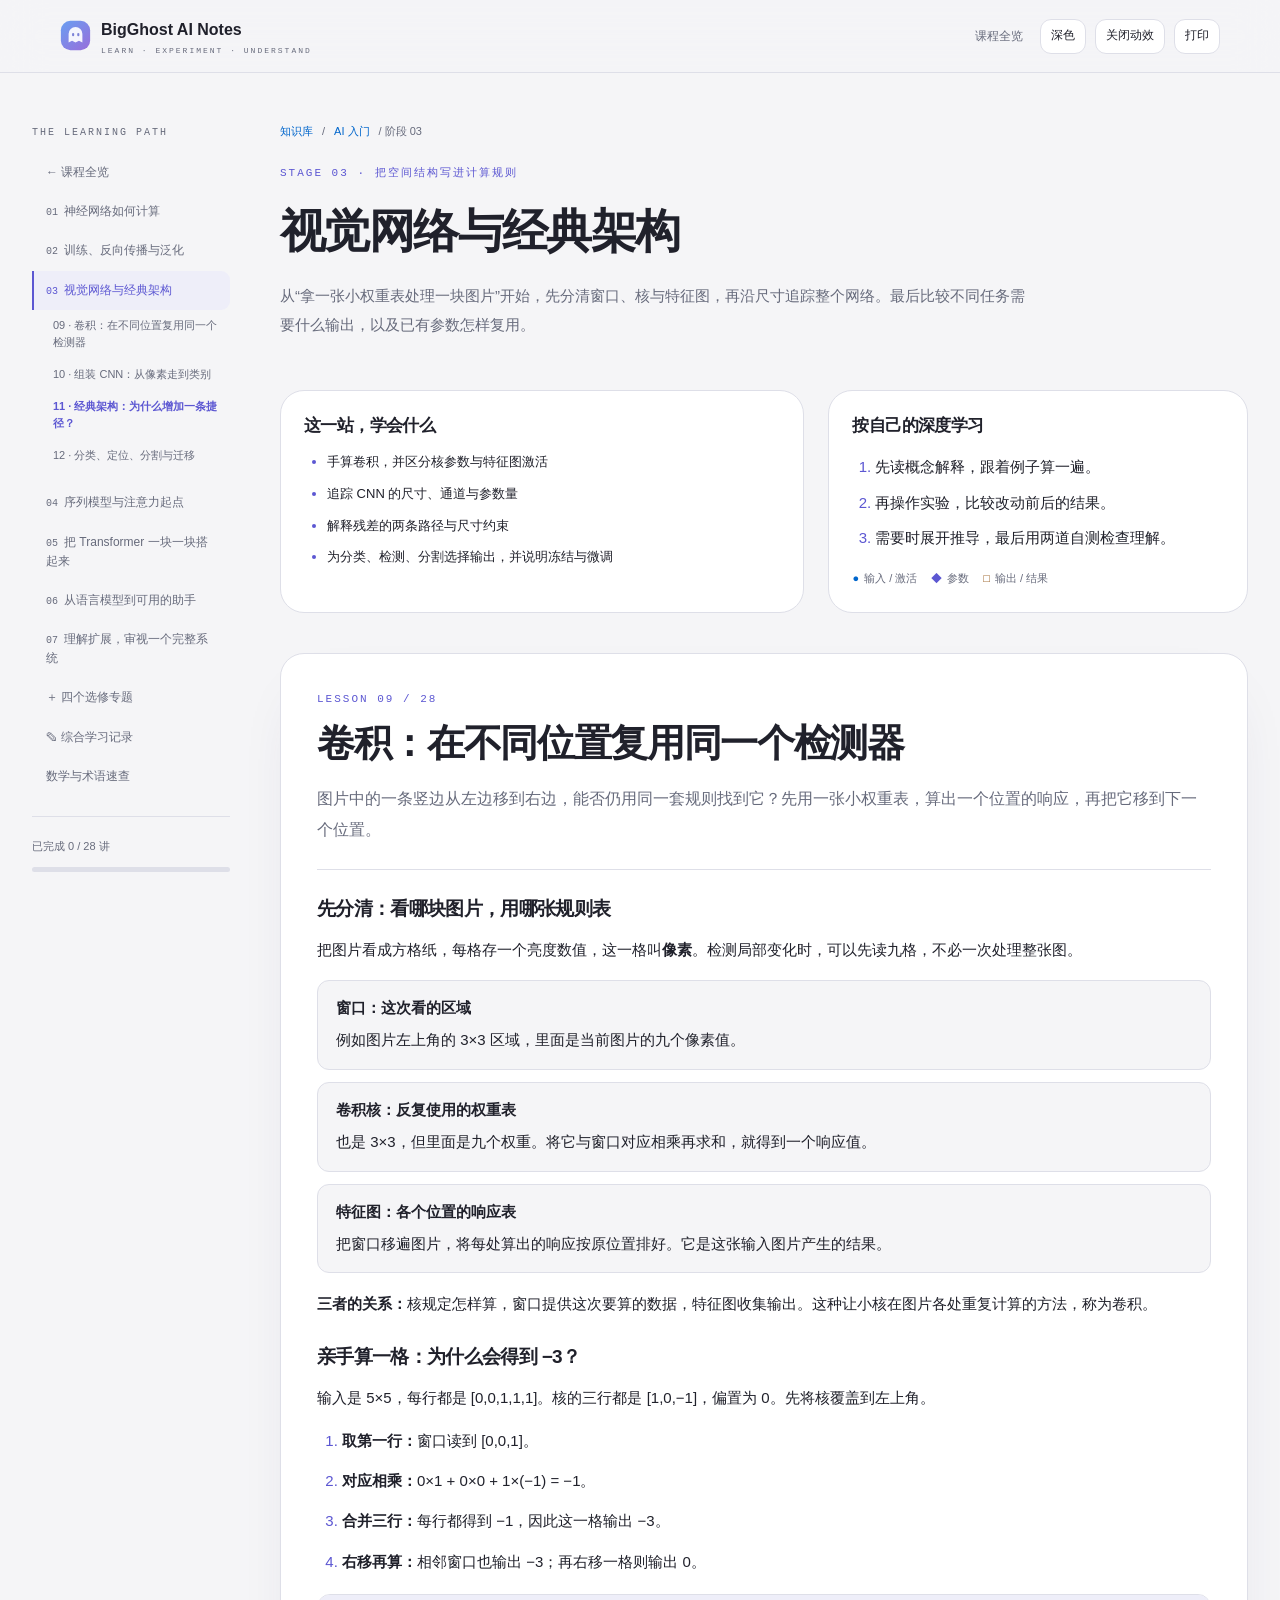
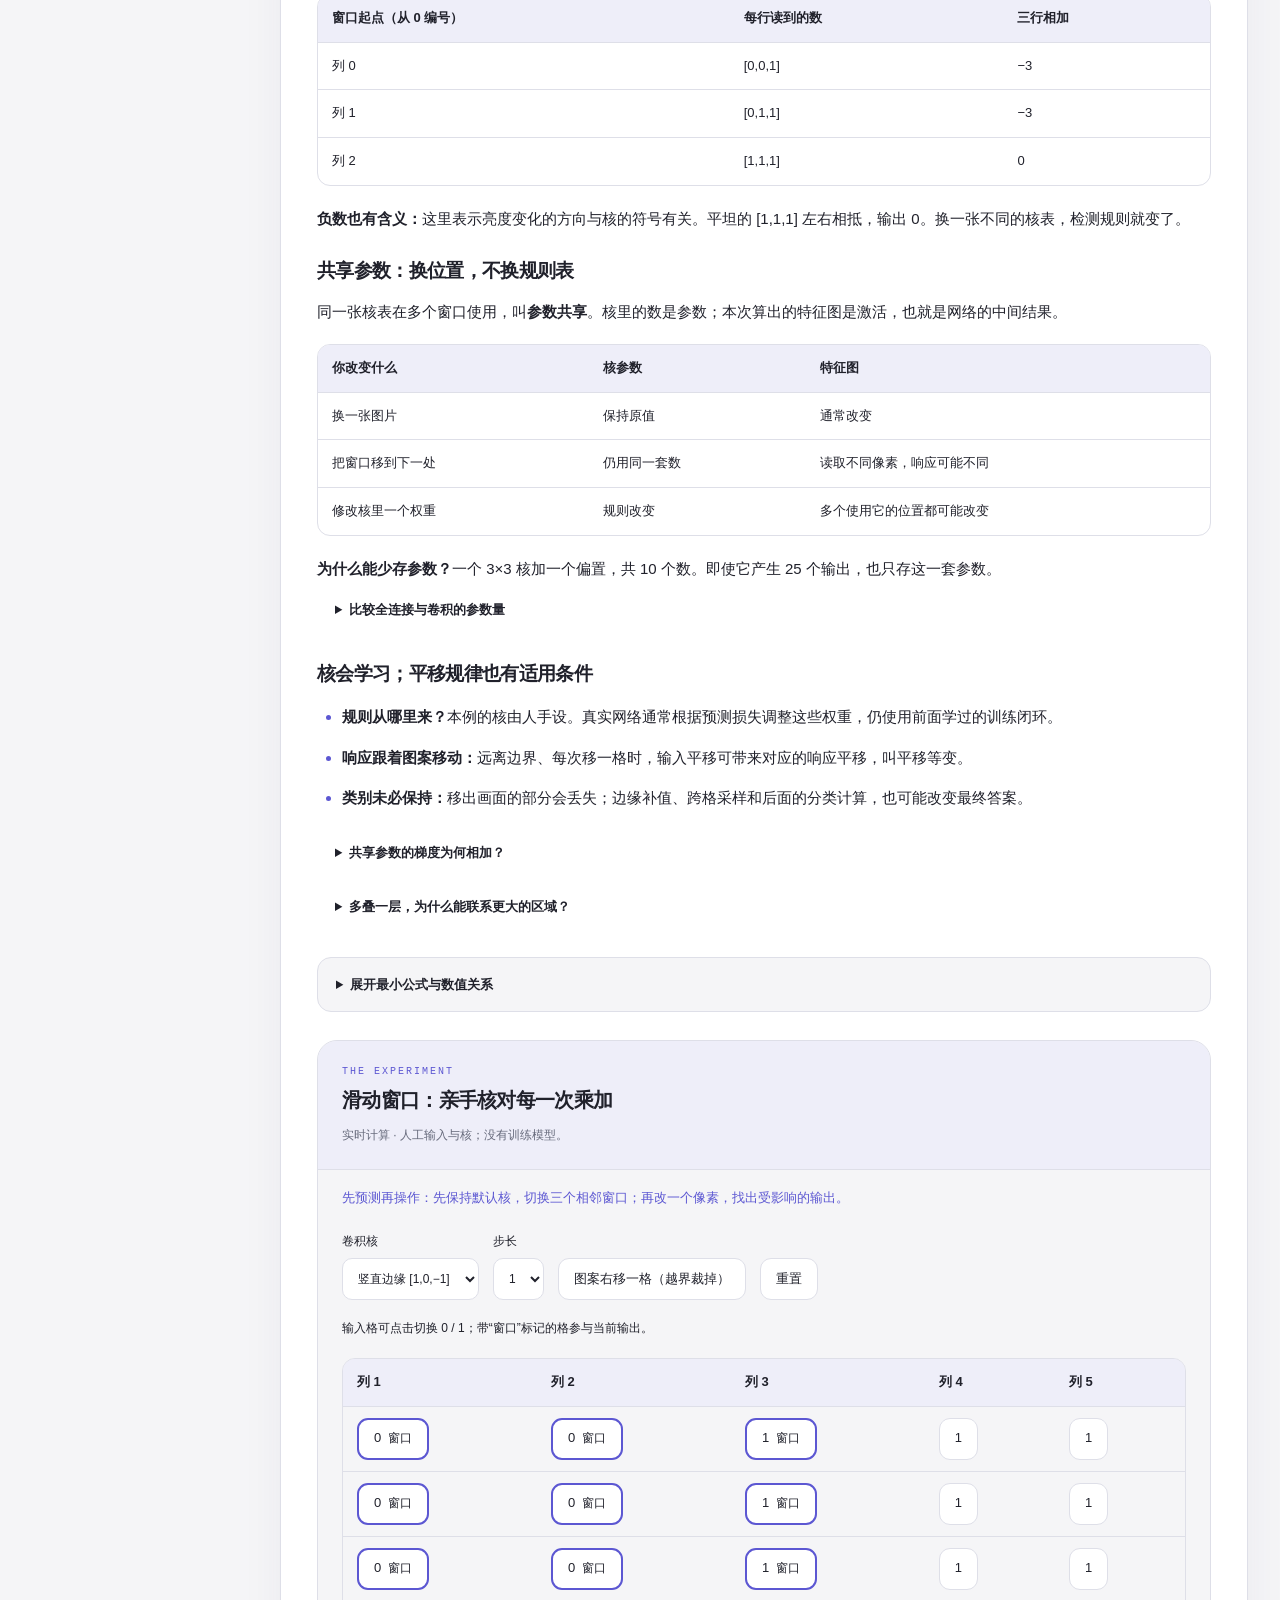
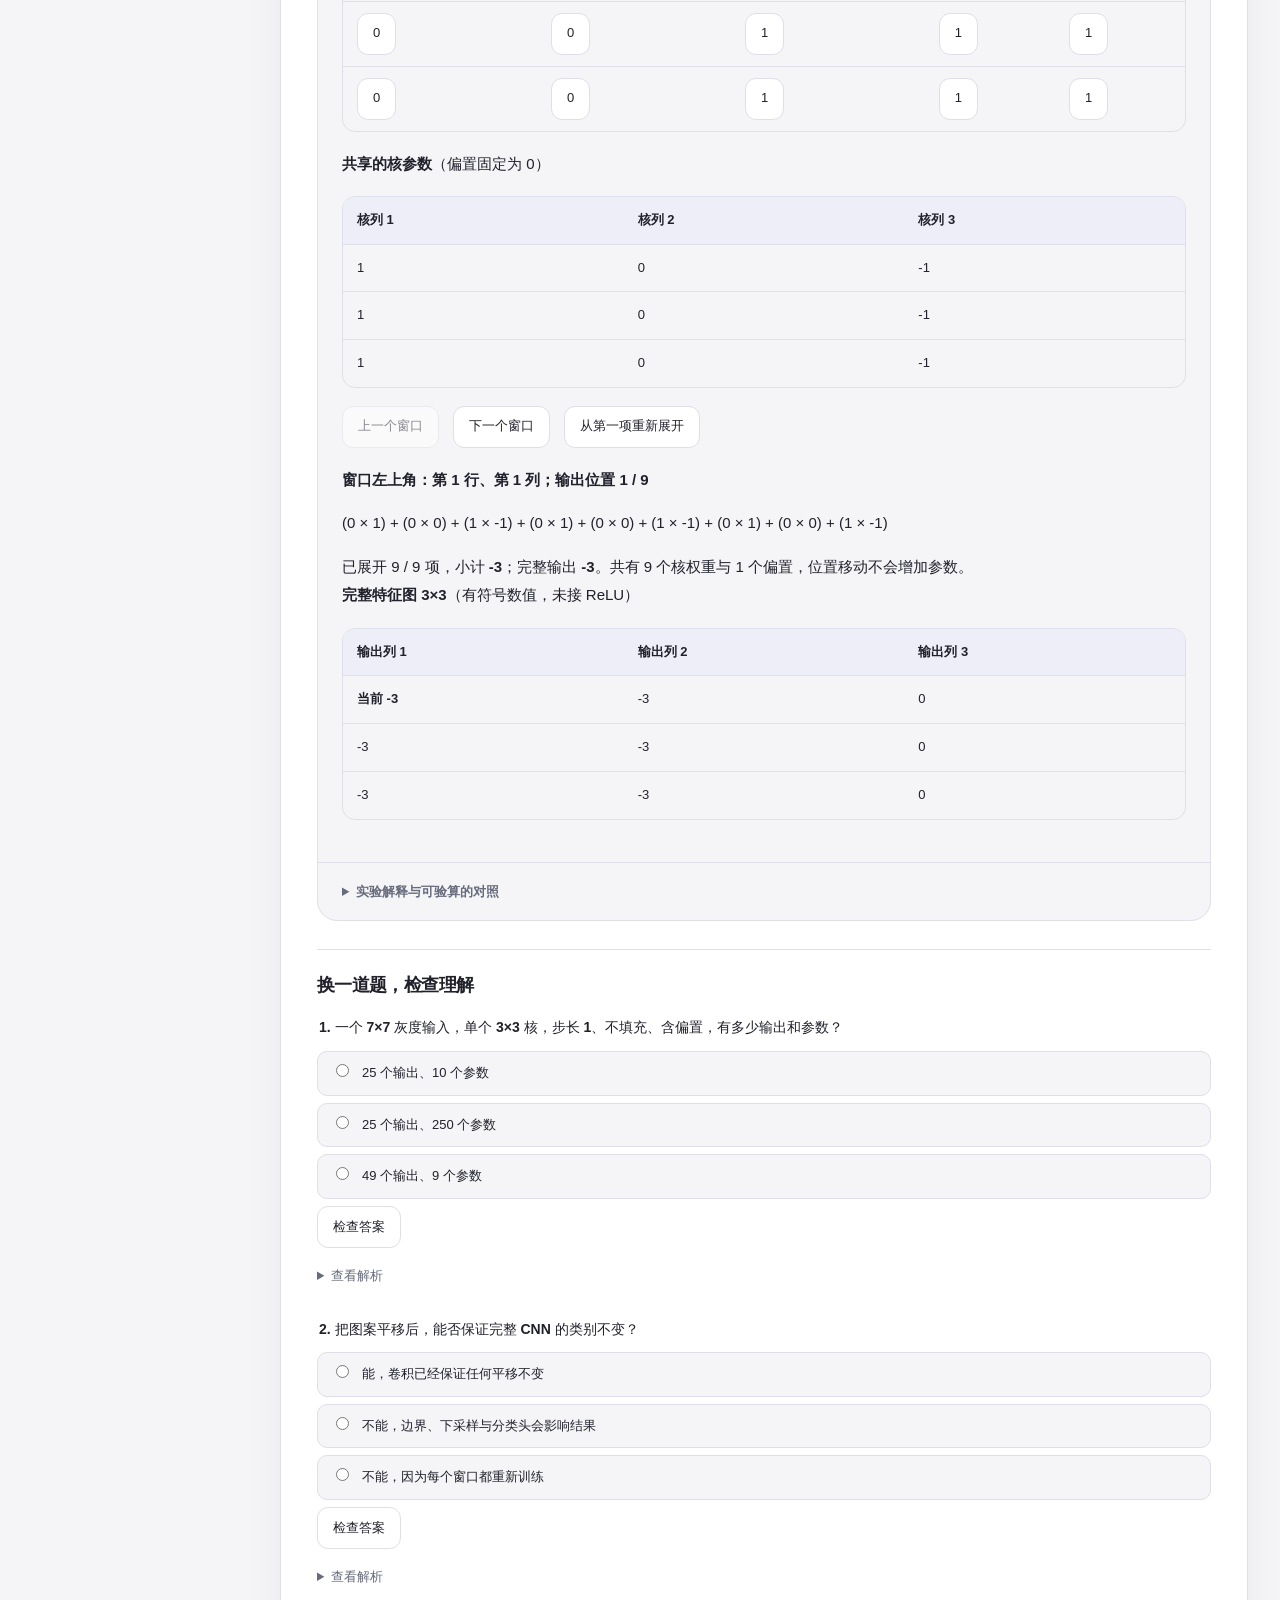
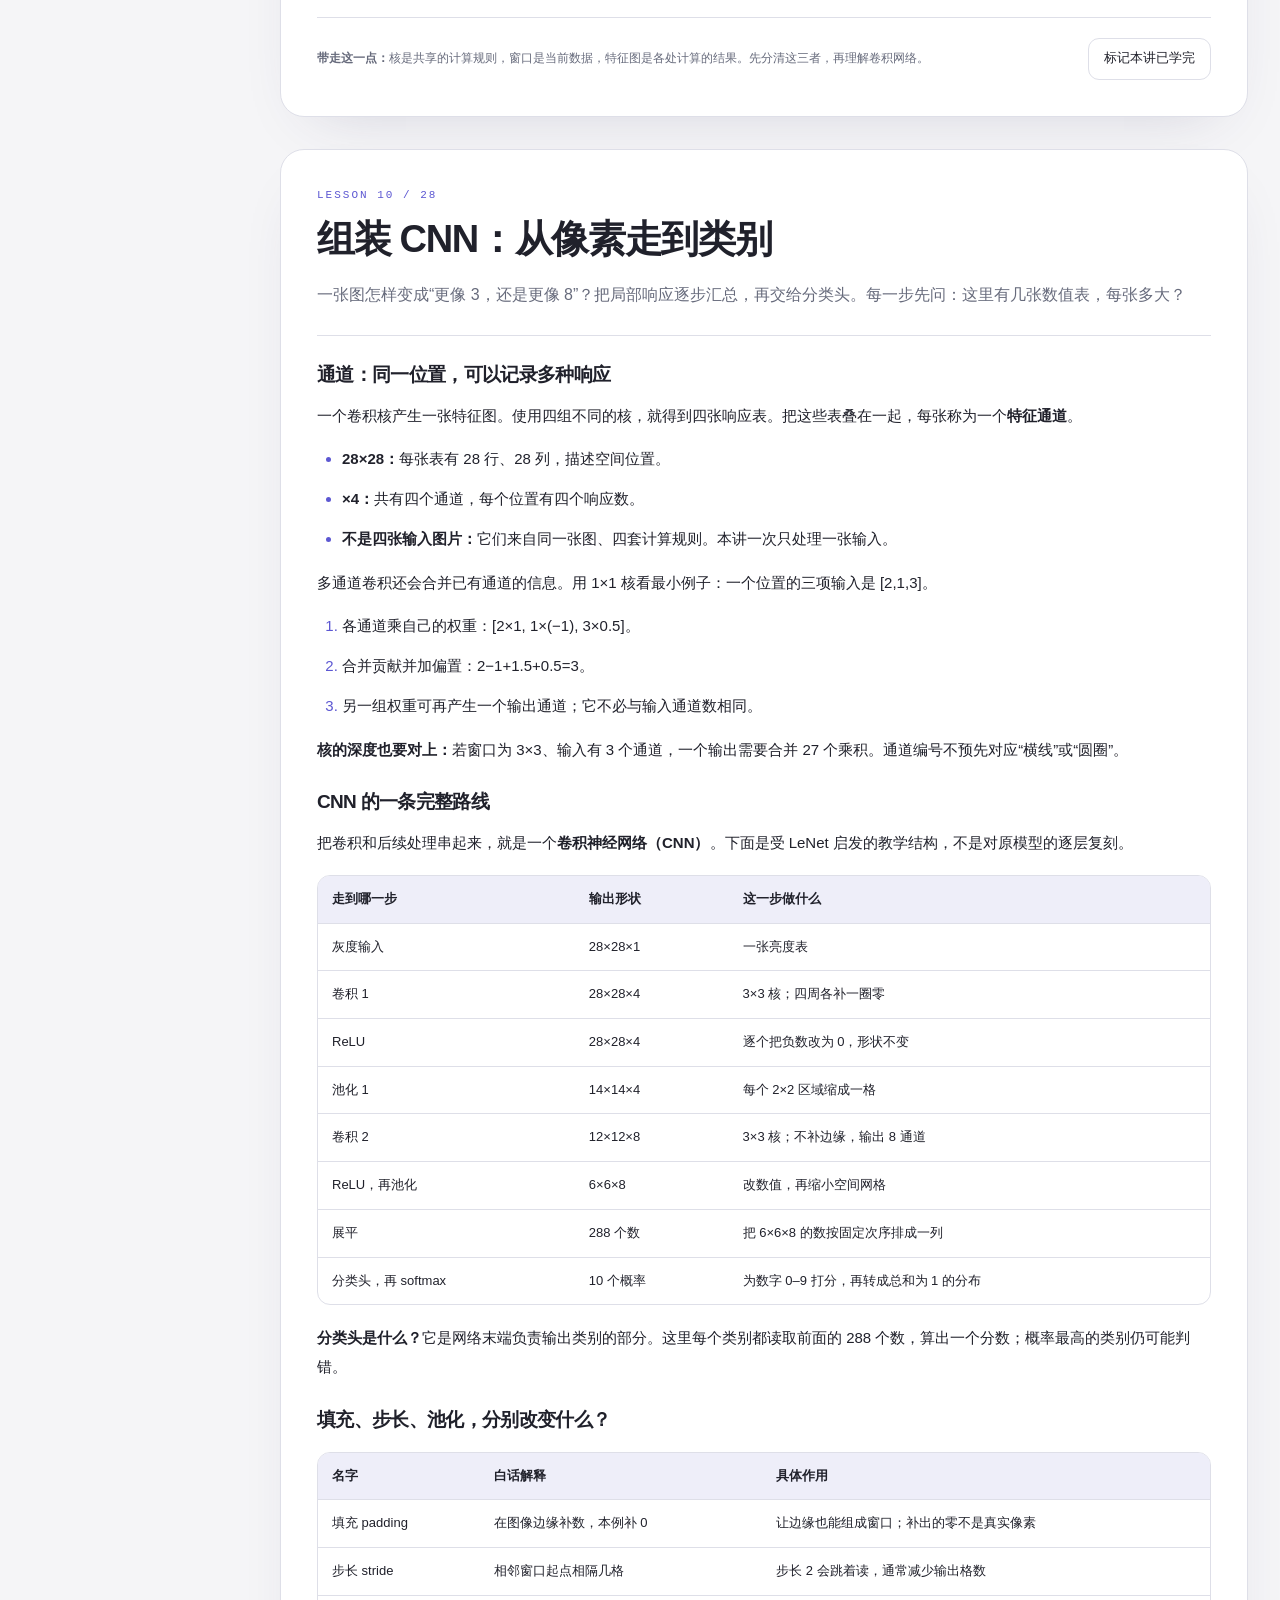
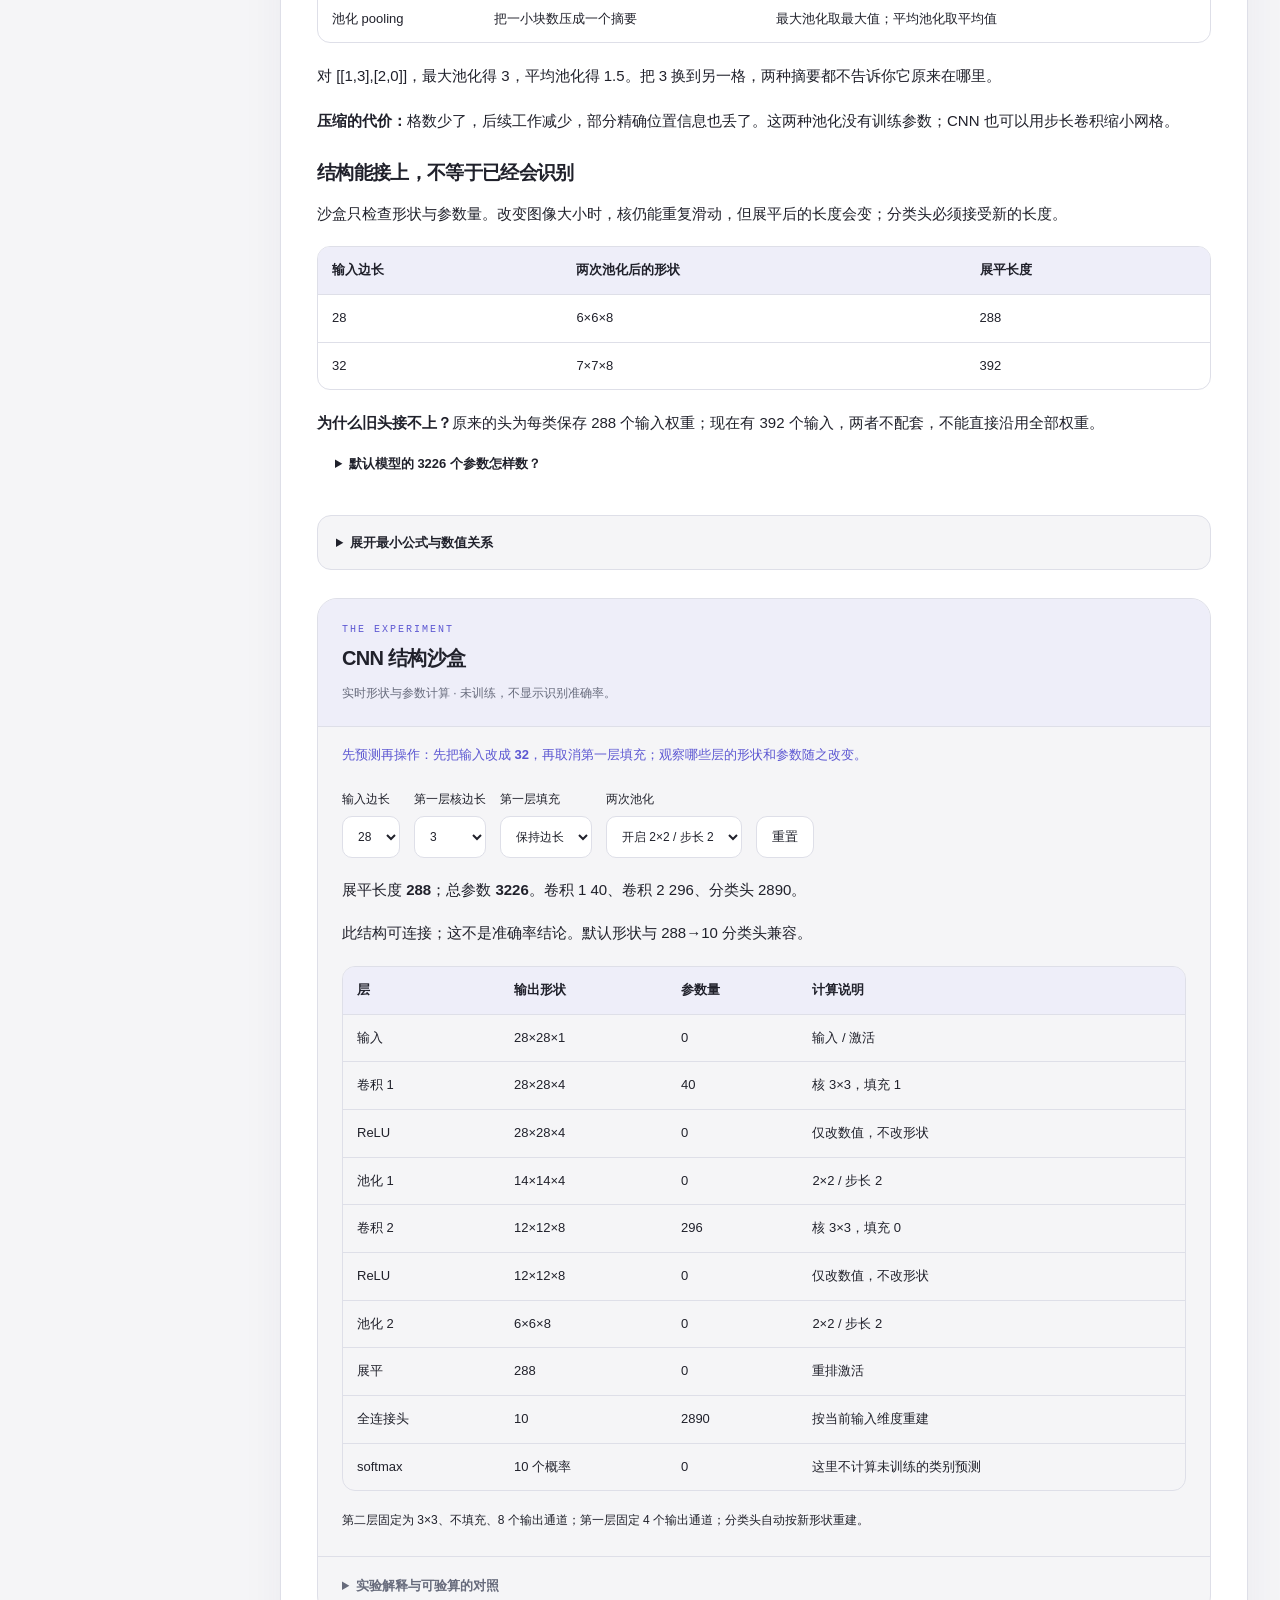
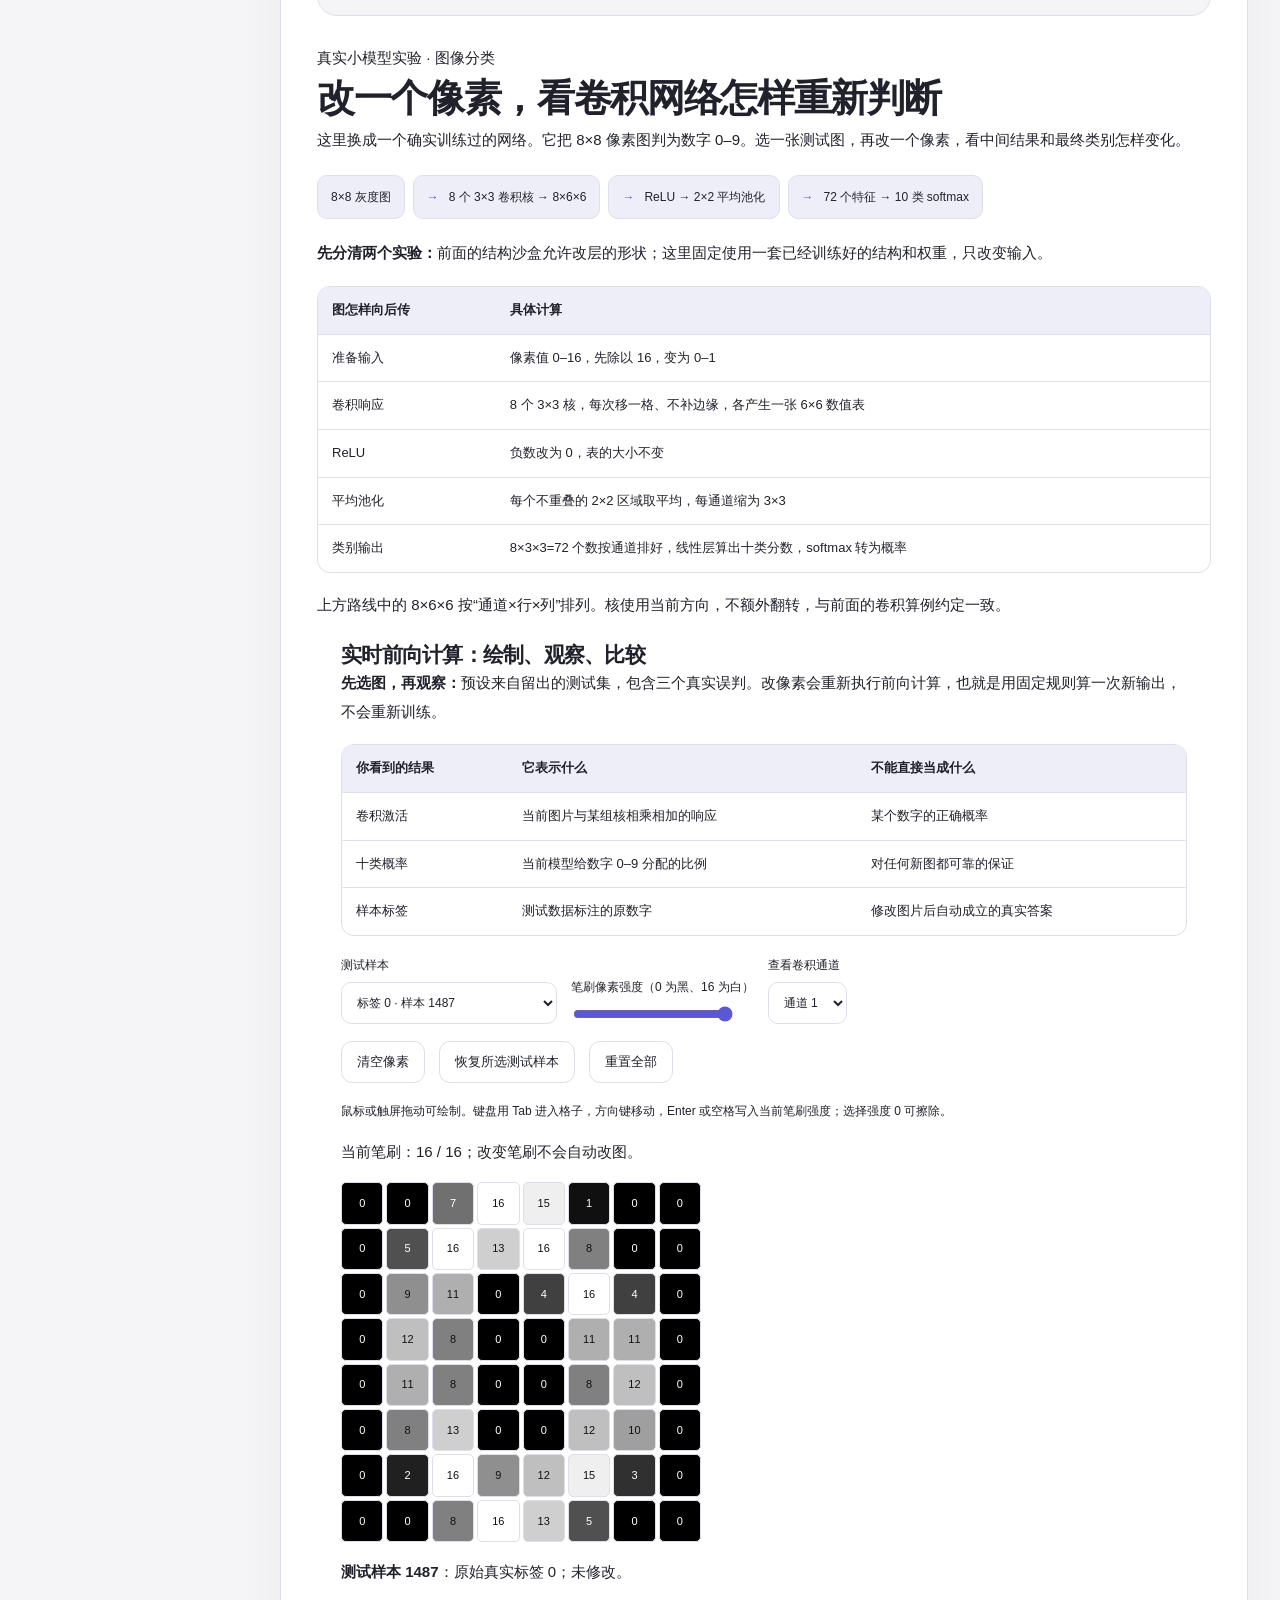
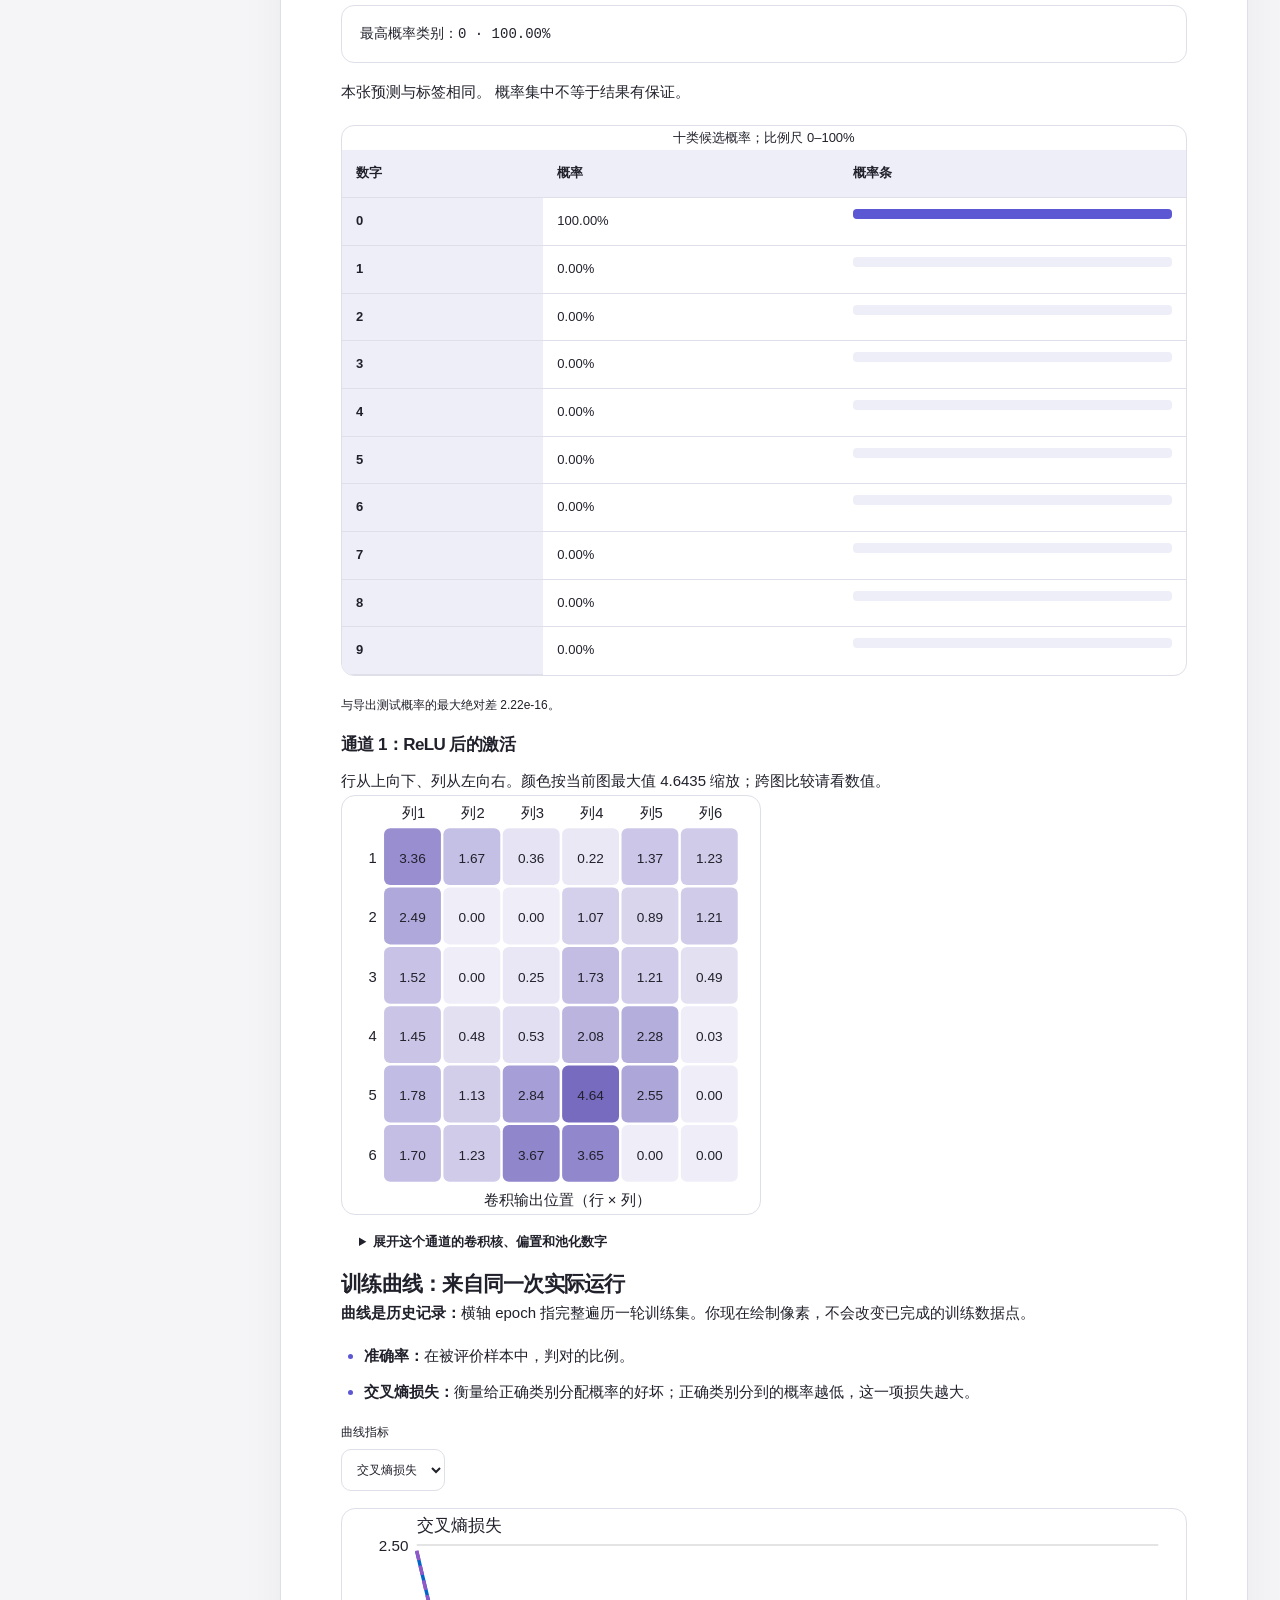
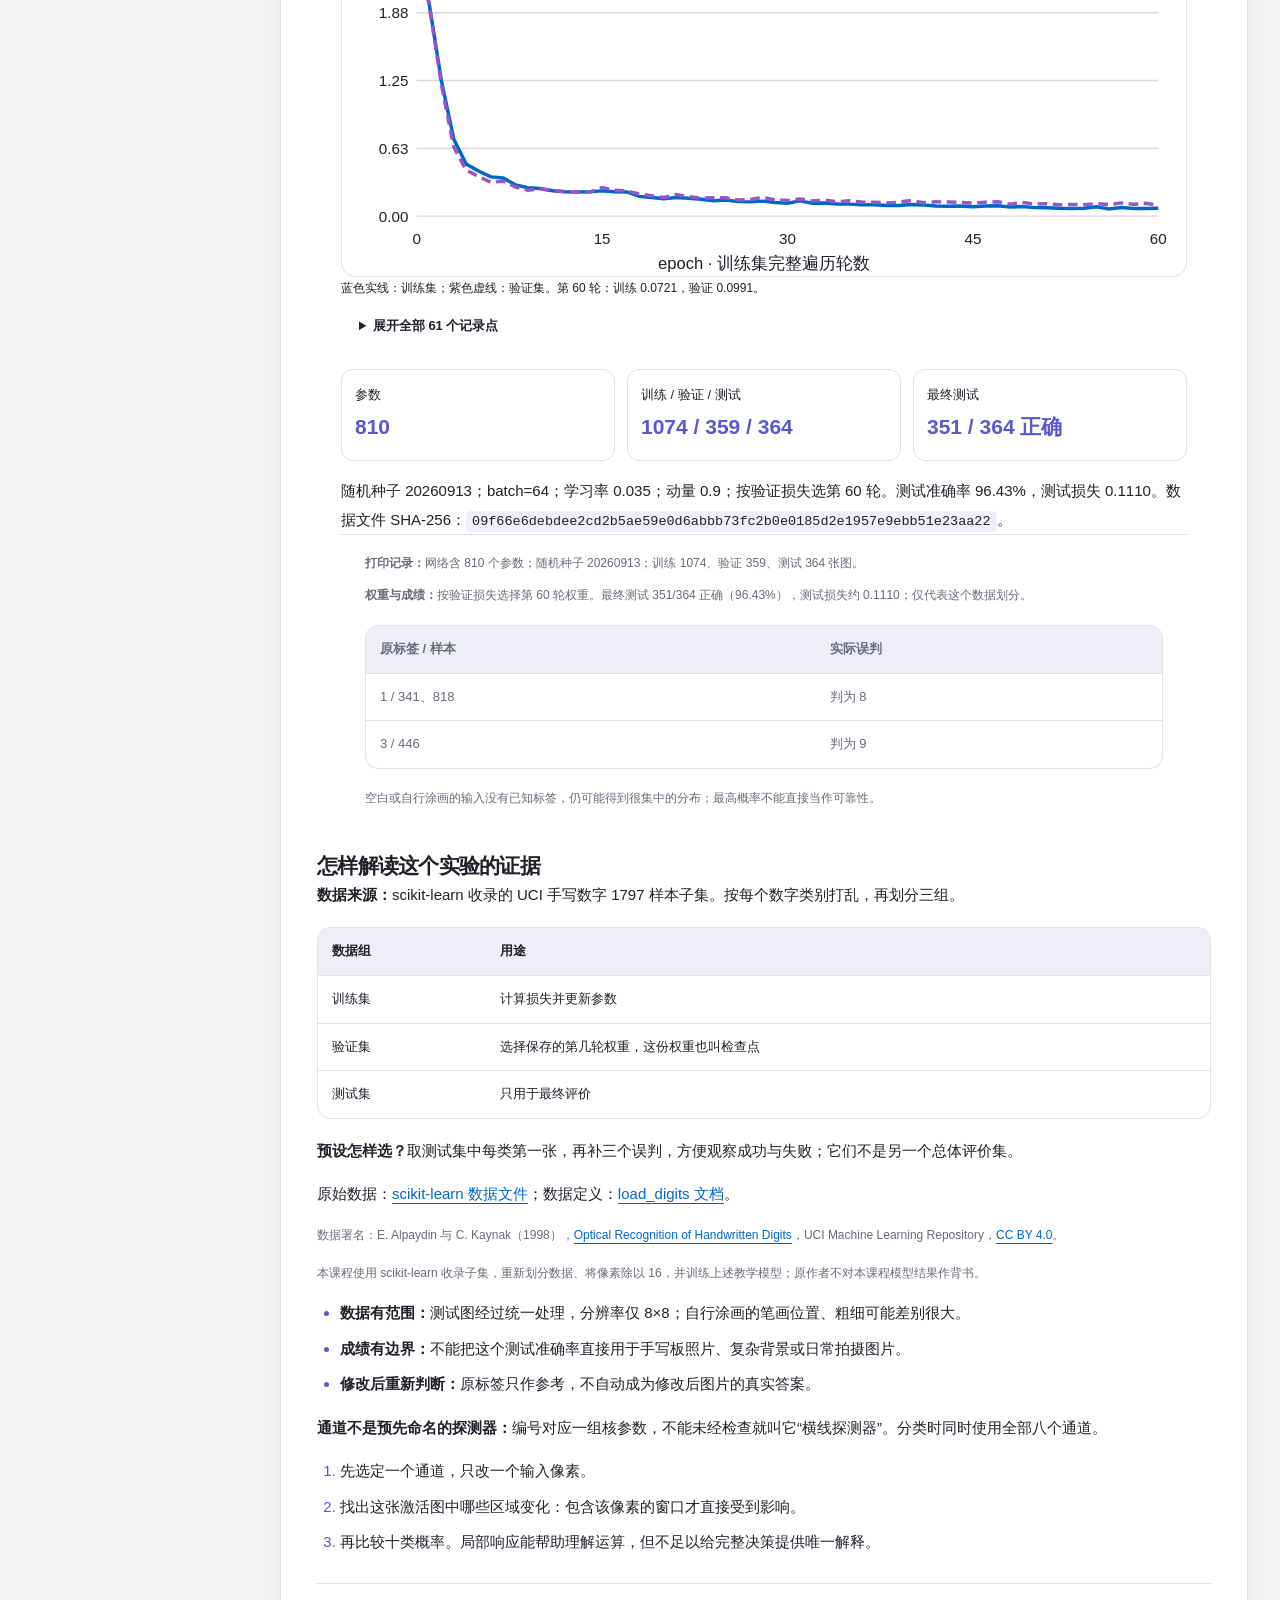
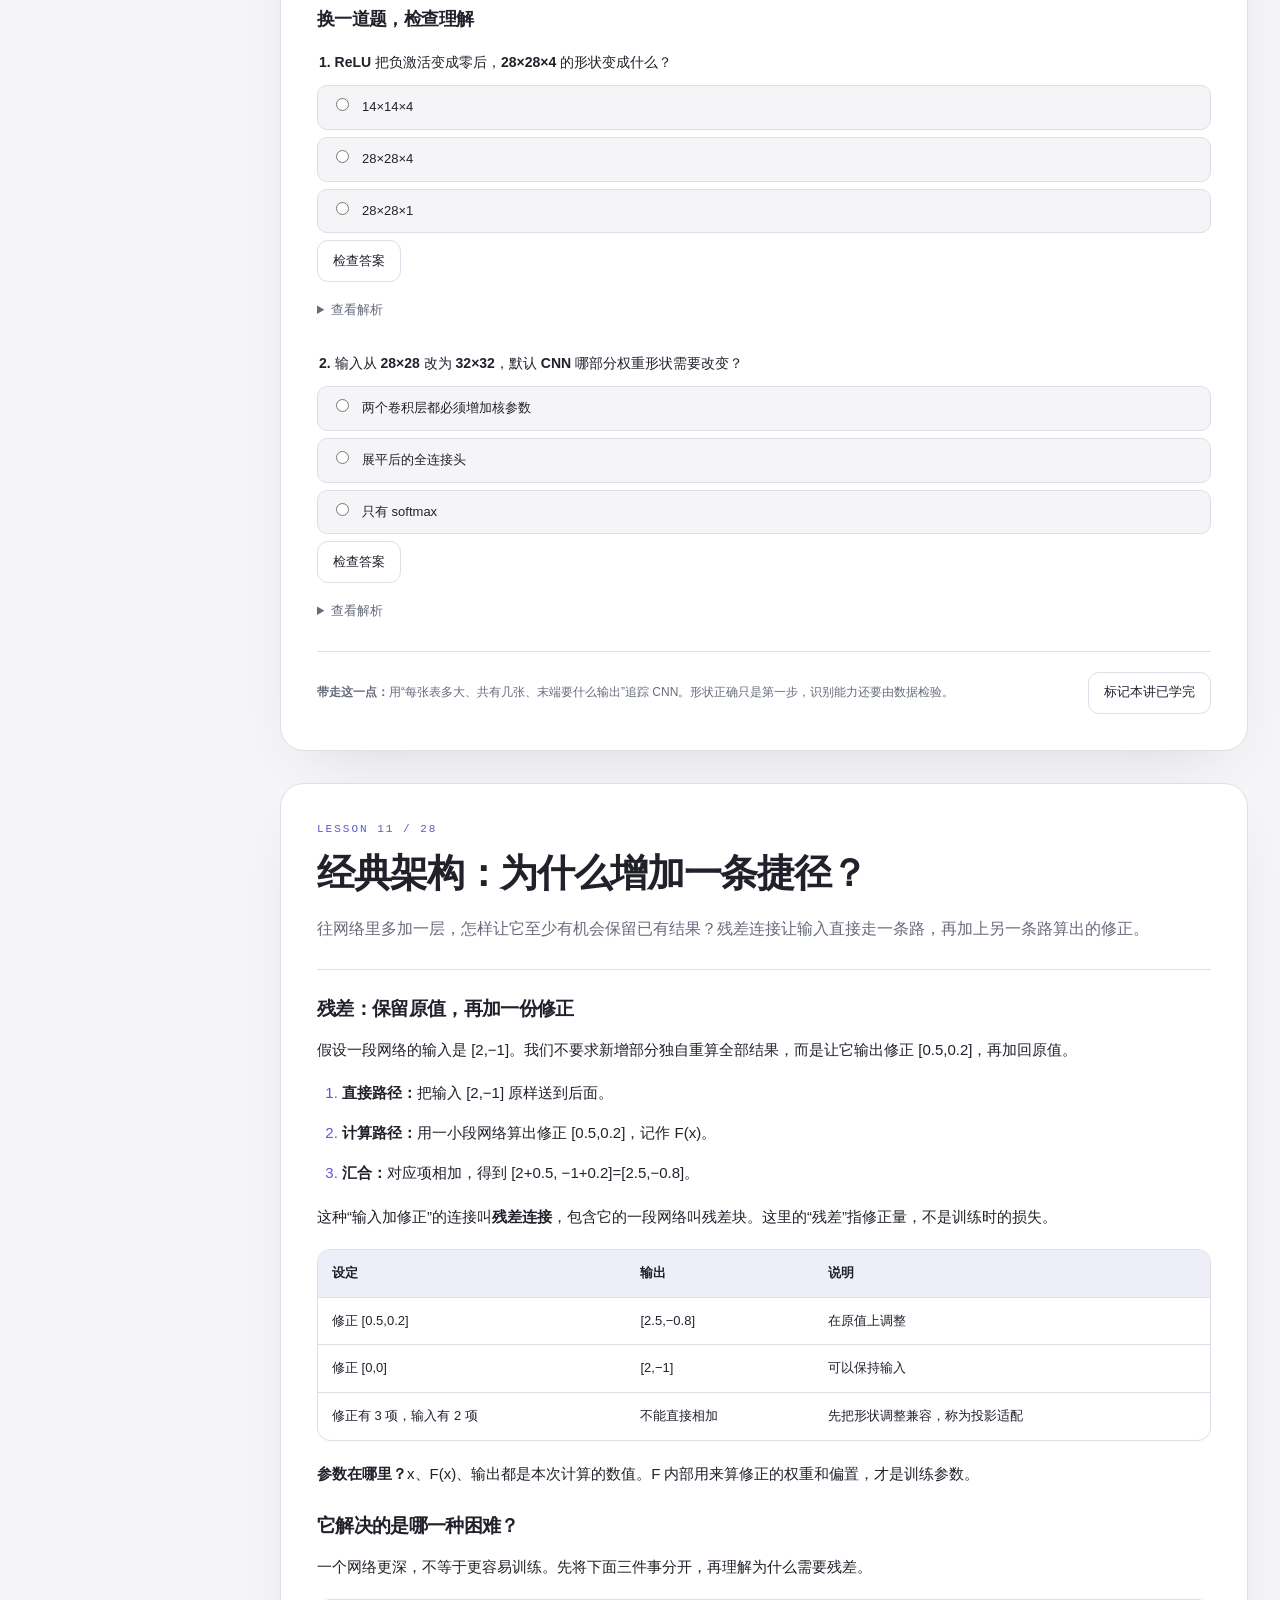
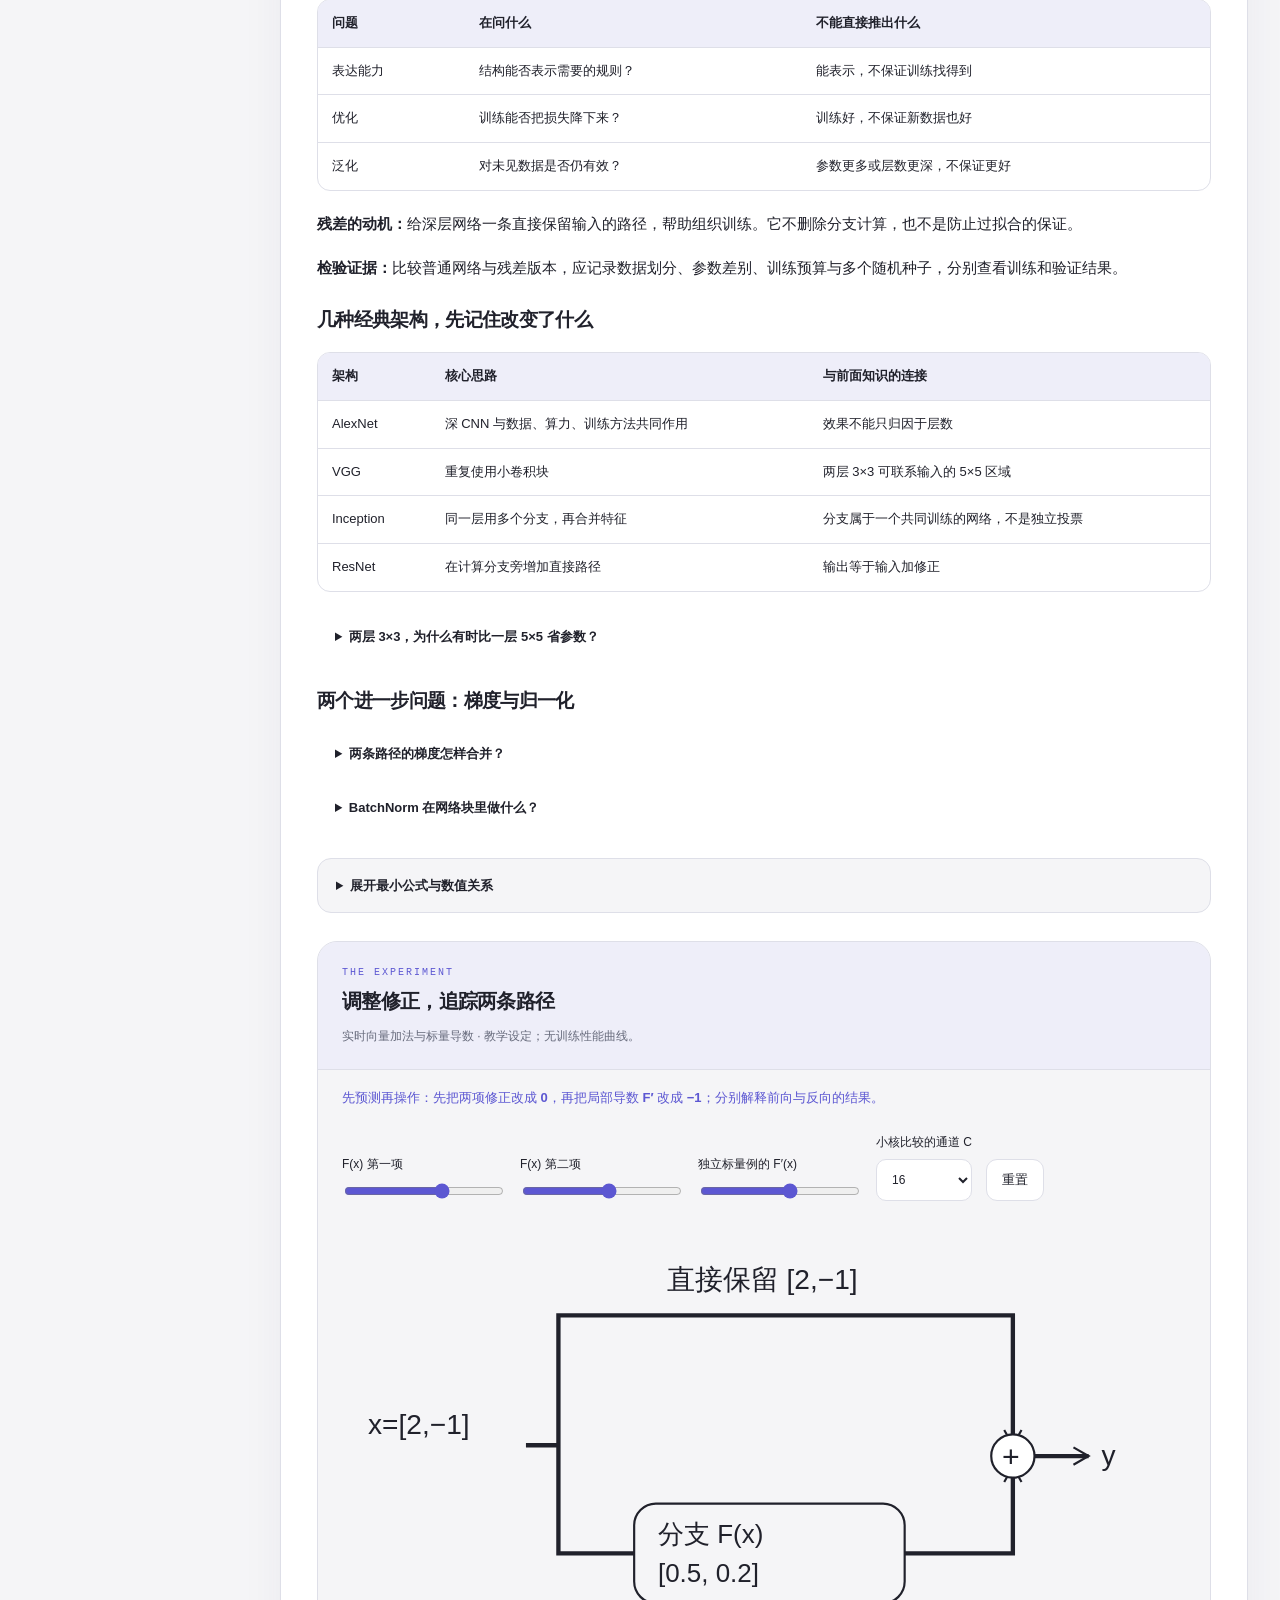
<file: site/notes/ai-foundations/stage-3.html>
<!DOCTYPE html><html lang="zh-CN" data-theme="light" data-motion="on"><head><meta charset="utf-8"><meta name="viewport" content="width=device-width,initial-scale=1"><title>视觉网络与经典架构 · BigGhost AI Notes</title><meta name="description" content="从“拿一张小权重表处理一块图片”开始，先分清窗口、核与特征图，再沿尺寸追踪整个网络。最后比较不同任务需要什么输出，以及已有参数怎样复用。"><meta name="theme-color" content="#f5f5f7"><link rel="icon" href="../../favicon.ico" sizes="16x16 32x32 48x48">
<link rel="icon" type="image/svg+xml" sizes="any" href="[data-uri]"><script>try{const s=localStorage.getItem('bigghost-note-ai-foundations-theme');document.documentElement.dataset.theme=s==='dark'||(!s&&matchMedia('(prefers-color-scheme: dark)').matches)?'dark':'light';document.documentElement.dataset.motion=localStorage.getItem('bigghost-note-ai-foundations-motion')==='off'||matchMedia('(prefers-reduced-motion: reduce)').matches?'off':'on';}catch(_){}</script><link rel="stylesheet" href="assets/course.css"></head><body id="top"><a class="skip" href="#main">跳转到主要内容</a><header class="topbar"><div class="wrap topinner"><a class="brand" href="../../index.html"><img src="../../favicon.svg" alt=""><span>BigGhost AI Notes<small>LEARN · EXPERIMENT · UNDERSTAND</small></span></a><div class="top-actions"><a href="index.html">课程全览</a><button data-theme-toggle>深色</button><button data-motion-toggle>关闭动效</button><button data-print>打印</button></div></div></header><div class="shell"><aside class="side"><div class="side-label">THE LEARNING PATH</div><nav aria-label="课程目录"><a href="index.html">← 课程全览</a><a href="stage-1.html" class=""><small>01</small>神经网络如何计算</a><a href="stage-2.html" class=""><small>02</small>训练、反向传播与泛化</a><a href="stage-3.html" class="current" aria-current="page"><small>03</small>视觉网络与经典架构</a><div class="lesson-nav"><a href="#lesson-9">09 · 卷积：在不同位置复用同一个检测器</a><a href="#lesson-10">10 · 组装 CNN：从像素走到类别</a><a href="#lesson-11">11 · 经典架构：为什么增加一条捷径？</a><a href="#lesson-12">12 · 分类、定位、分割与迁移</a></div><a href="stage-4.html" class=""><small>04</small>序列模型与注意力起点</a><a href="stage-5.html" class=""><small>05</small>把 Transformer 一块一块搭起来</a><a href="stage-6.html" class=""><small>06</small>从语言模型到可用的助手</a><a href="stage-7.html" class=""><small>07</small>理解扩展，审视一个完整系统</a><a href="electives.html">＋ 四个选修专题</a><a href="workbook.html">✎ 综合学习记录</a><a href="index.html#toolbox">数学与术语速查</a></nav><div class="sidenote"><p data-progress-text>已完成 0 / 28 讲</p><div class="progress-track"><div class="progress-fill"></div></div><p>先预测，改一个条件，再用数字解释变化。</p><p data-storage-status>进度与笔记保存在此浏览器。</p><button data-export>导出学习记录</button></div></aside><main id="main"><details class="mobile-nav"><summary>课程目录 · 7 个阶段</summary><nav aria-label="手机课程目录"><a href="stage-1.html" class=""><small>01</small>神经网络如何计算</a><a href="stage-2.html" class=""><small>02</small>训练、反向传播与泛化</a><a href="stage-3.html" class="current" aria-current="page"><small>03</small>视觉网络与经典架构</a><div class="lesson-nav"><a href="#lesson-9">09 · 卷积：在不同位置复用同一个检测器</a><a href="#lesson-10">10 · 组装 CNN：从像素走到类别</a><a href="#lesson-11">11 · 经典架构：为什么增加一条捷径？</a><a href="#lesson-12">12 · 分类、定位、分割与迁移</a></div><a href="stage-4.html" class=""><small>04</small>序列模型与注意力起点</a><a href="stage-5.html" class=""><small>05</small>把 Transformer 一块一块搭起来</a><a href="stage-6.html" class=""><small>06</small>从语言模型到可用的助手</a><a href="stage-7.html" class=""><small>07</small>理解扩展，审视一个完整系统</a><a href="electives.html">＋ 四个选修专题</a><a href="workbook.html">✎ 综合学习记录</a><a href="index.html#toolbox">数学与术语速查</a></nav></details><header class="stage-hero"><div class="breadcrumb"><a href="../../index.html">知识库</a><span>/</span><a href="index.html">AI 入门</a><span>/ 阶段 03</span></div><div class="eyebrow">STAGE 03 · 把空间结构写进计算规则</div><h1>视觉网络与经典架构</h1><p class="lead">从“拿一张小权重表处理一块图片”开始，先分清窗口、核与特征图，再沿尺寸追踪整个网络。最后比较不同任务需要什么输出，以及已有参数怎样复用。</p></header><div class="stage-overview"><section class="card"><h2>这一站，学会什么</h2><ul><li>手算卷积，并区分核参数与特征图激活</li><li>追踪 CNN 的尺寸、通道与参数量</li><li>解释残差的两条路径与尺寸约束</li><li>为分类、检测、分割选择输出，并说明冻结与微调</li></ul></section><section class="card"><h2>按自己的深度学习</h2><ol><li>先读概念解释，跟着例子算一遍。</li><li>再操作实验，比较改动前后的结果。</li><li>需要时展开推导，最后用两道自测检查理解。</li></ol><div class="legend"><span>输入 / 激活</span><span>参数</span><span>输出 / 结果</span></div></section></div><section class="lesson" id="lesson-9"><header class="lesson-header"><div class="eyebrow">LESSON 09 / 28</div><h2>卷积：在不同位置复用同一个检测器</h2><p>图片中的一条竖边从左边移到右边，能否仍用同一套规则找到它？先用一张小权重表，算出一个位置的响应，再把它移到下一个位置。</p></header><section class="lesson-part"><h3>先分清：看哪块图片，用哪张规则表</h3><p>把图片看成方格纸，每格存一个亮度数值，这一格叫<strong>像素</strong>。检测局部变化时，可以先读九格，不必一次处理整张图。</p><dl class="concept-list"><div><dt>窗口：这次看的区域</dt><dd>例如图片左上角的 3×3 区域，里面是当前图片的九个像素值。</dd></div><div><dt>卷积核：反复使用的权重表</dt><dd>也是 3×3，但里面是九个权重。将它与窗口对应相乘再求和，就得到一个响应值。</dd></div><div><dt>特征图：各个位置的响应表</dt><dd>把窗口移遍图片，将每处算出的响应按原位置排好。它是这张输入图片产生的结果。</dd></div></dl><p><strong>三者的关系：</strong>核规定怎样算，窗口提供这次要算的数据，特征图收集输出。这种让小核在图片各处重复计算的方法，称为卷积。</p></section><section class="lesson-part"><h3>亲手算一格：为什么会得到 −3？</h3><p>输入是 5×5，每行都是 [0,0,1,1,1]。核的三行都是 [1,0,−1]，偏置为 0。先将核覆盖到左上角。</p><ol><li><strong>取第一行：</strong>窗口读到 [0,0,1]。</li><li><strong>对应相乘：</strong>0×1 + 0×0 + 1×(−1) = −1。</li><li><strong>合并三行：</strong>每行都得到 −1，因此这一格输出 −3。</li><li><strong>右移再算：</strong>相邻窗口也输出 −3；再右移一格则输出 0。</li></ol><div class="table-wrap"><table><thead><tr><th scope="col">窗口起点（从 0 编号）</th><th scope="col">每行读到的数</th><th scope="col">三行相加</th></tr></thead><tbody><tr><td>列 0</td><td>[0,0,1]</td><td>−3</td></tr><tr><td>列 1</td><td>[0,1,1]</td><td>−3</td></tr><tr><td>列 2</td><td>[1,1,1]</td><td>0</td></tr></tbody></table></div><p><strong>负数也有含义：</strong>这里表示亮度变化的方向与核的符号有关。平坦的 [1,1,1] 左右相抵，输出 0。换一张不同的核表，检测规则就变了。</p></section><section class="lesson-part"><h3>共享参数：换位置，不换规则表</h3><p>同一张核表在多个窗口使用，叫<strong>参数共享</strong>。核里的数是参数；本次算出的特征图是激活，也就是网络的中间结果。</p><div class="table-wrap"><table><thead><tr><th scope="col">你改变什么</th><th scope="col">核参数</th><th scope="col">特征图</th></tr></thead><tbody><tr><td>换一张图片</td><td>保持原值</td><td>通常改变</td></tr><tr><td>把窗口移到下一处</td><td>仍用同一套数</td><td>读取不同像素，响应可能不同</td></tr><tr><td>修改核里一个权重</td><td>规则改变</td><td>多个使用它的位置都可能改变</td></tr></tbody></table></div><p><strong>为什么能少存参数？</strong>一个 3×3 核加一个偏置，共 10 个数。即使它产生 25 个输出，也只存这一套参数。</p><details><summary>比较全连接与卷积的参数量</summary><div class="details-body"><p>展平 28×28 图片后仍保留 784 个像素数，但全连接没有主动规定哪些像素相邻。接 16 个单元需 784×16+16=12560 个参数。</p><p>4 个 3×3 灰度核只需 (9+1)×4=40 个参数。两种层的输出与表达方式不同，参数少不等于一定更准确。</p></div></details></section><section class="lesson-part"><h3>核会学习；平移规律也有适用条件</h3><ul><li><strong>规则从哪里来？</strong>本例的核由人手设。真实网络通常根据预测损失调整这些权重，仍使用前面学过的训练闭环。</li><li><strong>响应跟着图案移动：</strong>远离边界、每次移一格时，输入平移可带来对应的响应平移，叫平移等变。</li><li><strong>类别未必保持：</strong>移出画面的部分会丢失；边缘补值、跨格采样和后面的分类计算，也可能改变最终答案。</li></ul><details><summary>共享参数的梯度为何相加？</summary><div class="details-body"><p>两个位置共用 w：y₁=2w、y₂=3w，目标都为 1。损失 L=½[(y₁−1)²+(y₂−1)²]。</p><ol><li>w=0 时，两个位置对 w 的梯度贡献分别为 −2、−3。</li><li>合并为 −5；学习率 0.1，更新 w=0−0.1×(−5)=0.5。</li><li>新输出为 1、1.5，损失从 1 降到 0.125。更新的仍是同一个 w。</li></ol><p>这只是共享参数的标量例子，没有训练出一个图像边缘核。</p></div></details><details><summary>多叠一层，为什么能联系更大的区域？</summary><div class="details-body"><p>一层 3×3 卷积的一个输出依赖输入的 3×3 区域。再接一层 3×3、步长 1 卷积，一个输出可依赖原图的 5×5 区域。</p><p>这个可影响它的范围叫<strong>理论感受野</strong>。范围内各像素的影响不必相同，也不能据此说单元已经理解一个物体。</p></div></details></section><details class="math-details"><summary>展开最小公式与数值关系</summary><div class="details-body"><p><strong>一个位置的计算：</strong>把窗口与核对应的九对数相乘，全部相加，再加偏置。</p><p>写成符号：输出(r,c)=Σ 核(u,v)×输入(r+u,c+v)+偏置。Σ 表示把 u、v 各取 0、1、2 的九项加起来。</p><p><strong>本课约定：</strong>核不翻转，严格说是互相关；深度学习中常沿用“卷积”这个名称。默认每次移一格、不补边缘。</p></div></details><section class="lab-box" aria-label="滑动窗口：亲手核对每一次乘加"><div class="lab-heading"><div class="eyebrow">THE EXPERIMENT</div><h3>滑动窗口：亲手核对每一次乘加</h3><p>实时计算 · 人工输入与核；没有训练模型。</p></div><p class="lab-task">先预测再操作：先保持默认核，切换三个相邻窗口；再改一个像素，找出受影响的输出。</p><div class="lab" data-lab="convolution"><div class="controls"><label class="control">卷积核<select data-kernel><option value="edge">竖直边缘 [1,0,−1]</option><option value="identity">中心为 1，其余 0</option><option value="mean">九格平均</option></select></label><label class="control">步长<select data-stride><option value="1">1</option><option value="2">2</option></select></label><button class="button" data-action="shift">图案右移一格（越界裁掉）</button><button class="button" data-action="reset">重置</button></div><p class="small">输入格可点击切换 0 / 1；带“窗口”标记的格参与当前输出。</p><div data-input></div><p><strong>共享的核参数</strong>（偏置固定为 0）</p><div data-kernel-grid></div><div class="controls"><button class="button" data-action="prev">上一个窗口</button><button class="button" data-action="next">下一个窗口</button><button class="button" data-action="term">显示下一项乘法</button></div><div class="lab-output" data-output aria-live="polite"></div><div data-feature></div></div><details class="lab-explanation"><summary>实验解释与可验算的对照</summary><div class="details-body"><p><strong>默认答案：</strong>三个横向窗口输出 −3、−3、0；完整特征图的三行都相同。</p><p><strong>步长改成 2：</strong>只在 (0,0)、(0,2)、(2,0)、(2,2) 起算，得到 [[−3,0],[−3,0]]。坐标从 0 开始。</p><p><strong>换规则：</strong>核只有中心为 1 时，输出就是窗口的中心像素。换图片或移动窗口，都不增加核参数。</p></div></details><noscript><p class="callout">JavaScript 已关闭。请阅读实验解释中的完整数值对照；启用 JavaScript 可操作控件。</p></noscript></section><div class="quiz"><h3>换一道题，检查理解</h3><fieldset data-quiz data-correct="0"><legend>1. 一个 7×7 灰度输入，单个 3×3 核，步长 1、不填充、含偏置，有多少输出和参数？</legend><label class="quiz-option"><input type="radio" name="q-9-0" value="0"><span>25 个输出、10 个参数</span></label><label class="quiz-option"><input type="radio" name="q-9-0" value="1"><span>25 个输出、250 个参数</span></label><label class="quiz-option"><input type="radio" name="q-9-0" value="2"><span>49 个输出、9 个参数</span></label><button data-check>检查答案</button><div class="quiz-feedback" role="status"></div><details class="quiz-answer"><summary>查看解析</summary><div class="details-body"><strong>参考答案：25 个输出、10 个参数</strong><p data-answer-text>每边能放 7−3+1=5 个窗口，共 25 个输出。所有窗口共用九个核权重与一个偏置，所以只有 10 个参数。</p></div></details></fieldset><fieldset data-quiz data-correct="1"><legend>2. 把图案平移后，能否保证完整 CNN 的类别不变？</legend><label class="quiz-option"><input type="radio" name="q-9-1" value="0"><span>能，卷积已经保证任何平移不变</span></label><label class="quiz-option"><input type="radio" name="q-9-1" value="1"><span>不能，边界、下采样与分类头会影响结果</span></label><label class="quiz-option"><input type="radio" name="q-9-1" value="2"><span>不能，因为每个窗口都重新训练</span></label><button data-check>检查答案</button><div class="quiz-feedback" role="status"></div><details class="quiz-answer"><summary>查看解析</summary><div class="details-body"><strong>参考答案：不能，边界、下采样与分类头会影响结果</strong><p data-answer-text>响应随图案移动，叫平移等变；最终类别保持，叫分类不变。边界、下采样与分类头可能改变后者，两个概念不能混用。</p></div></details></fieldset></div><div class="lesson-end"><p><strong>带走这一点：</strong>核是共享的计算规则，窗口是当前数据，特征图是各处计算的结果。先分清这三者，再理解卷积网络。</p><button data-complete="9" aria-pressed="false">标记本讲已学完</button></div></section><section class="lesson" id="lesson-10"><header class="lesson-header"><div class="eyebrow">LESSON 10 / 28</div><h2>组装 CNN：从像素走到类别</h2><p>一张图怎样变成“更像 3，还是更像 8”？把局部响应逐步汇总，再交给分类头。每一步先问：这里有几张数值表，每张多大？</p></header><section class="lesson-part"><h3>通道：同一位置，可以记录多种响应</h3><p>一个卷积核产生一张特征图。使用四组不同的核，就得到四张响应表。把这些表叠在一起，每张称为一个<strong>特征通道</strong>。</p><ul><li><strong>28×28：</strong>每张表有 28 行、28 列，描述空间位置。</li><li><strong>×4：</strong>共有四个通道，每个位置有四个响应数。</li><li><strong>不是四张输入图片：</strong>它们来自同一张图、四套计算规则。本讲一次只处理一张输入。</li></ul><p>多通道卷积还会合并已有通道的信息。用 1×1 核看最小例子：一个位置的三项输入是 [2,1,3]。</p><ol><li>各通道乘自己的权重：[2×1, 1×(−1), 3×0.5]。</li><li>合并贡献并加偏置：2−1+1.5+0.5=3。</li><li>另一组权重可再产生一个输出通道；它不必与输入通道数相同。</li></ol><p><strong>核的深度也要对上：</strong>若窗口为 3×3、输入有 3 个通道，一个输出需要合并 27 个乘积。通道编号不预先对应“横线”或“圆圈”。</p></section><section class="lesson-part"><h3>CNN 的一条完整路线</h3><p>把卷积和后续处理串起来，就是一个<strong>卷积神经网络（CNN）</strong>。下面是受 LeNet 启发的教学结构，不是对原模型的逐层复刻。</p><div class="table-wrap"><table><thead><tr><th scope="col">走到哪一步</th><th scope="col">输出形状</th><th scope="col">这一步做什么</th></tr></thead><tbody><tr><td>灰度输入</td><td>28×28×1</td><td>一张亮度表</td></tr><tr><td>卷积 1</td><td>28×28×4</td><td>3×3 核；四周各补一圈零</td></tr><tr><td>ReLU</td><td>28×28×4</td><td>逐个把负数改为 0，形状不变</td></tr><tr><td>池化 1</td><td>14×14×4</td><td>每个 2×2 区域缩成一格</td></tr><tr><td>卷积 2</td><td>12×12×8</td><td>3×3 核；不补边缘，输出 8 通道</td></tr><tr><td>ReLU，再池化</td><td>6×6×8</td><td>改数值，再缩小空间网格</td></tr><tr><td>展平</td><td>288 个数</td><td>把 6×6×8 的数按固定次序排成一列</td></tr><tr><td>分类头，再 softmax</td><td>10 个概率</td><td>为数字 0–9 打分，再转成总和为 1 的分布</td></tr></tbody></table></div><p><strong>分类头是什么？</strong>它是网络末端负责输出类别的部分。这里每个类别都读取前面的 288 个数，算出一个分数；概率最高的类别仍可能判错。</p></section><section class="lesson-part"><h3>填充、步长、池化，分别改变什么？</h3><div class="table-wrap"><table><thead><tr><th scope="col">名字</th><th scope="col">白话解释</th><th scope="col">具体作用</th></tr></thead><tbody><tr><td>填充 padding</td><td>在图像边缘补数，本例补 0</td><td>让边缘也能组成窗口；补出的零不是真实像素</td></tr><tr><td>步长 stride</td><td>相邻窗口起点相隔几格</td><td>步长 2 会跳着读，通常减少输出格数</td></tr><tr><td>池化 pooling</td><td>把一小块数压成一个摘要</td><td>最大池化取最大值；平均池化取平均值</td></tr></tbody></table></div><p>对 [[1,3],[2,0]]，最大池化得 3，平均池化得 1.5。把 3 换到另一格，两种摘要都不告诉你它原来在哪里。</p><p><strong>压缩的代价：</strong>格数少了，后续工作减少，部分精确位置信息也丢了。这两种池化没有训练参数；CNN 也可以用步长卷积缩小网格。</p></section><section class="lesson-part"><h3>结构能接上，不等于已经会识别</h3><p>沙盒只检查形状与参数量。改变图像大小时，核仍能重复滑动，但展平后的长度会变；分类头必须接受新的长度。</p><div class="table-wrap"><table><thead><tr><th scope="col">输入边长</th><th scope="col">两次池化后的形状</th><th scope="col">展平长度</th></tr></thead><tbody><tr><td>28</td><td>6×6×8</td><td>288</td></tr><tr><td>32</td><td>7×7×8</td><td>392</td></tr></tbody></table></div><p><strong>为什么旧头接不上？</strong>原来的头为每类保存 288 个输入权重；现在有 392 个输入，两者不配套，不能直接沿用全部权重。</p><details><summary>默认模型的 3226 个参数怎样数？</summary><div class="details-body"><ul><li><strong>卷积 1：</strong>(3×3×1+1)×4=40。</li><li><strong>卷积 2：</strong>(3×3×4+1)×8=296。</li><li><strong>分类头：</strong>288×10+10=2890。</li></ul><p>合计 40+296+2890=3226。括号中的 +1 是每个输出通道的偏置；分类头的 +10 是十个类别各一个偏置。</p><p>输入变大不增加共享核参数，但会改变这个展平分类头的参数量。要知道识别效果，还需训练与独立样本测试。</p></div></details></section><details class="math-details"><summary>展开最小公式与数值关系</summary><div class="details-body"><p><strong>先数能放下几个完整窗口。</strong>输入边长 n，每侧补 p 格，核边长 k，步长 s：输出边长=floor((n+2p−k)/s)+1。</p><p>floor 表示向下取整：剩下不够一个完整窗口的区域，不再起算。例如不填充的 28 输入、3 核、步长 1，得到 26。</p><p><strong>普通卷积参数量：</strong>(核高×核宽×输入通道+1)×输出通道。此处不使用空洞卷积或分组卷积。</p></div></details><section class="lab-box" aria-label="CNN 结构沙盒"><div class="lab-heading"><div class="eyebrow">THE EXPERIMENT</div><h3>CNN 结构沙盒</h3><p>实时形状与参数计算 · 未训练，不显示识别准确率。</p></div><p class="lab-task">先预测再操作：先把输入改成 32，再取消第一层填充；观察哪些层的形状和参数随之改变。</p><div class="lab" data-lab="cnn-shapes"><div class="controls"><label class="control">输入边长<select data-size><option>6</option><option selected>28</option><option>32</option></select></label><label class="control">第一层核边长<select data-k><option selected>3</option><option>5</option></select></label><label class="control">第一层填充<select data-pad><option value="same">保持边长</option><option value="zero">不填充</option></select></label><label class="control">两次池化<select data-pool><option value="on">开启 2×2 / 步长 2</option><option value="off">关闭</option></select></label><button class="button" data-action="reset">重置</button></div><div class="lab-output" data-output aria-live="polite"></div><div data-route></div><p class="small">第二层固定为 3×3、不填充、8 个输出通道；第一层固定 4 个输出通道；分类头自动按新形状重建。</p></div><details class="lab-explanation"><summary>实验解释与可验算的对照</summary><div class="details-body"><div class="table-wrap"><table><thead><tr><th scope="col">设置</th><th scope="col">边长路线</th><th scope="col">展平 / 总参数</th></tr></thead><tbody><tr><td>默认 28 输入</td><td>28→28→14→12→6</td><td>288 / 3226</td></tr><tr><td>32 输入</td><td>32→32→16→14→7</td><td>392 / 4266</td></tr><tr><td>28 输入，第一层不填充</td><td>28→26→13→11→5</td><td>200 / 2346</td></tr></tbody></table></div><p><strong>无法连接的例子：</strong>6 输入、第一层 5×5、不填充、开启池化，到了第二层已放不下 3×3 核。</p><p>32 输入的两个卷积层仍共 336 个参数；总参数增加来自按新长度重建的分类头，沙盒没有显示识别准确率。</p></div></details><noscript><p class="callout">JavaScript 已关闭。请阅读实验解释中的完整数值对照；启用 JavaScript 可操作控件。</p></noscript></section><section class="chapter" id="digit-cnn-experiment">
  <div class="sectionhead"><p class="kicker">真实小模型实验 · 图像分类</p><h2>改一个像素，看卷积网络怎样重新判断</h2></div>
  <p class="intro">这里换成一个确实训练过的网络。它把 8×8 像素图判为数字 0–9。选一张测试图，再改一个像素，看中间结果和最终类别怎样变化。</p>
  <div class="flow"><span>8×8 灰度图</span><span>8 个 3×3 卷积核 → 8×6×6</span><span>ReLU → 2×2 平均池化</span><span>72 个特征 → 10 类 softmax</span></div>
  <p><strong>先分清两个实验：</strong>前面的结构沙盒允许改层的形状；这里固定使用一套已经训练好的结构和权重，只改变输入。</p><div class="table-wrap"><table><thead><tr><th scope="col">图怎样向后传</th><th scope="col">具体计算</th></tr></thead><tbody><tr><td>准备输入</td><td>像素值 0–16，先除以 16，变为 0–1</td></tr><tr><td>卷积响应</td><td>8 个 3×3 核，每次移一格、不补边缘，各产生一张 6×6 数值表</td></tr><tr><td>ReLU</td><td>负数改为 0，表的大小不变</td></tr><tr><td>平均池化</td><td>每个不重叠的 2×2 区域取平均，每通道缩为 3×3</td></tr><tr><td>类别输出</td><td>8×3×3=72 个数按通道排好，线性层算出十类分数，softmax 转为概率</td></tr></tbody></table></div><p>上方路线中的 8×6×6 按“通道×行×列”排列。核使用当前方向，不额外翻转，与前面的卷积算例约定一致。</p>
  <div class="lab" data-lab="digit-cnn">
    <h3>实时前向计算：绘制、观察、比较</h3>
    <p><strong>先选图，再观察：</strong>预设来自留出的测试集，包含三个真实误判。改像素会重新执行前向计算，也就是用固定规则算一次新输出，不会重新训练。</p><div class="table-wrap"><table><thead><tr><th scope="col">你看到的结果</th><th scope="col">它表示什么</th><th scope="col">不能直接当成什么</th></tr></thead><tbody><tr><td>卷积激活</td><td>当前图片与某组核相乘相加的响应</td><td>某个数字的正确概率</td></tr><tr><td>十类概率</td><td>当前模型给数字 0–9 分配的比例</td><td>对任何新图都可靠的保证</td></tr><tr><td>样本标签</td><td>测试数据标注的原数字</td><td>修改图片后自动成立的真实答案</td></tr></tbody></table></div>
    <div class="controls"><label class="control">测试样本<select data-example><option value="0">标签 0 · 样本 1487</option></select></label><label class="control">笔刷像素强度（0 为黑、16 为白）<input data-brush type="range" min="0" max="16" step="1" value="16"></label><label class="control">查看卷积通道<select data-channel><option value="0">通道 1</option><option value="1">通道 2</option><option value="2">通道 3</option><option value="3">通道 4</option><option value="4">通道 5</option><option value="5">通道 6</option><option value="6">通道 7</option><option value="7">通道 8</option></select></label></div>
    <div class="controls"><button data-action="clear">清空像素</button><button data-action="restore">恢复所选测试样本</button><button data-action="reset">重置全部</button></div>
    <p class="small">鼠标或触屏拖动可绘制。键盘用 Tab 进入格子，方向键移动，Enter 或空格写入当前笔刷强度；选择强度 0 可擦除。</p>
    <p data-brush-label>当前笔刷：16 / 16。</p>
    <div data-pixels role="group" aria-label="8×8 可编辑像素，格子内数字是强度" style="display:grid;grid-template-columns:repeat(8,minmax(0,1fr));gap:3px;width:100%;max-width:360px;touch-action:none;margin-block:16px"></div>
    <div data-input-description></div>
    <div class="lab-output" data-live aria-live="polite"></div>
    <div data-activation></div>
    <details><summary>展开这个通道的卷积核、偏置和池化数字</summary><div class="details-body" data-kernel></div></details>
    <h3>训练曲线：来自同一次实际运行</h3>
    <p><strong>曲线是历史记录：</strong>横轴 epoch 指完整遍历一轮训练集。你现在绘制像素，不会改变已完成的训练数据点。</p><ul><li><strong>准确率：</strong>在被评价样本中，判对的比例。</li><li><strong>交叉熵损失：</strong>衡量给正确类别分配概率的好坏；正确类别分到的概率越低，这一项损失越大。</li></ul>
    <div class="controls"><label class="control">曲线指标<select data-metric><option value="loss">交叉熵损失</option><option value="accuracy">分类准确率</option></select></label></div>
    <div data-history></div>
    <details><summary>展开全部 61 个记录点</summary><div class="details-body" data-history-table></div></details>
    <div data-record></div>
    <div class="lab-explanation"><p><strong>打印记录：</strong>网络含 810 个参数；随机种子 20260913；训练 1074、验证 359、测试 364 张图。</p><p><strong>权重与成绩：</strong>按验证损失选择第 60 轮权重。最终测试 351/364 正确（96.43%），测试损失约 0.1110；仅代表这个数据划分。</p><div class="table-wrap"><table><thead><tr><th scope="col">原标签 / 样本</th><th scope="col">实际误判</th></tr></thead><tbody><tr><td>1 / 341、818</td><td>判为 8</td></tr><tr><td>3 / 446</td><td>判为 9</td></tr></tbody></table></div><p>空白或自行涂画的输入没有已知标签，仍可能得到很集中的分布；最高概率不能直接当作可靠性。</p></div>
  </div>
  <h3>怎样解读这个实验的证据</h3>
  <p><strong>数据来源：</strong>scikit-learn 收录的 UCI 手写数字 1797 样本子集。按每个数字类别打乱，再划分三组。</p><div class="table-wrap"><table><thead><tr><th scope="col">数据组</th><th scope="col">用途</th></tr></thead><tbody><tr><td>训练集</td><td>计算损失并更新参数</td></tr><tr><td>验证集</td><td>选择保存的第几轮权重，这份权重也叫检查点</td></tr><tr><td>测试集</td><td>只用于最终评价</td></tr></tbody></table></div><p><strong>预设怎样选？</strong>取测试集中每类第一张，再补三个误判，方便观察成功与失败；它们不是另一个总体评价集。</p><p>原始数据：<a href="https://github.com/scikit-learn/scikit-learn/blob/main/sklearn/datasets/data/digits.csv.gz" target="_blank" rel="noopener noreferrer">scikit-learn 数据文件</a>；数据定义：<a href="https://scikit-learn.org/stable/modules/generated/sklearn.datasets.load_digits.html" target="_blank" rel="noopener noreferrer">load_digits 文档</a>。</p>
  <p class="small muted">数据署名：E. Alpaydin 与 C. Kaynak（1998），<a href="https://doi.org/10.24432/C50P49">Optical Recognition of Handwritten Digits</a>，UCI Machine Learning Repository，<a href="https://creativecommons.org/licenses/by/4.0/">CC BY 4.0</a>。</p><p class="small muted">本课程使用 scikit-learn 收录子集，重新划分数据、将像素除以 16，并训练上述教学模型；原作者不对本课程模型结果作背书。</p>
  <ul><li><strong>数据有范围：</strong>测试图经过统一处理，分辨率仅 8×8；自行涂画的笔画位置、粗细可能差别很大。</li><li><strong>成绩有边界：</strong>不能把这个测试准确率直接用于手写板照片、复杂背景或日常拍摄图片。</li><li><strong>修改后重新判断：</strong>原标签只作参考，不自动成为修改后图片的真实答案。</li></ul>
  <p><strong>通道不是预先命名的探测器：</strong>编号对应一组核参数，不能未经检查就叫它“横线探测器”。分类时同时使用全部八个通道。</p><ol><li>先选定一个通道，只改一个输入像素。</li><li>找出这张激活图中哪些区域变化：包含该像素的窗口才直接受到影响。</li><li>再比较十类概率。局部响应能帮助理解运算，但不足以给完整决策提供唯一解释。</li></ol>
</section>
<div class="quiz"><h3>换一道题，检查理解</h3><fieldset data-quiz data-correct="1"><legend>1. ReLU 把负激活变成零后，28×28×4 的形状变成什么？</legend><label class="quiz-option"><input type="radio" name="q-10-0" value="0"><span>14×14×4</span></label><label class="quiz-option"><input type="radio" name="q-10-0" value="1"><span>28×28×4</span></label><label class="quiz-option"><input type="radio" name="q-10-0" value="2"><span>28×28×1</span></label><button data-check>检查答案</button><div class="quiz-feedback" role="status"></div><details class="quiz-answer"><summary>查看解析</summary><div class="details-body"><strong>参考答案：28×28×4</strong><p data-answer-text>ReLU 是逐格改值：负数换成 0，其他数保留。格子和通道数量不变，因此仍为 28×28×4。</p></div></details></fieldset><fieldset data-quiz data-correct="1"><legend>2. 输入从 28×28 改为 32×32，默认 CNN 哪部分权重形状需要改变？</legend><label class="quiz-option"><input type="radio" name="q-10-1" value="0"><span>两个卷积层都必须增加核参数</span></label><label class="quiz-option"><input type="radio" name="q-10-1" value="1"><span>展平后的全连接头</span></label><label class="quiz-option"><input type="radio" name="q-10-1" value="2"><span>只有 softmax</span></label><button data-check>检查答案</button><div class="quiz-feedback" role="status"></div><details class="quiz-answer"><summary>查看解析</summary><div class="details-body"><strong>参考答案：展平后的全连接头</strong><p data-answer-text>输入变大后，核仍在不同位置共享。展平却从 288 个数变成 392 个数，原来只接受 288 维输入的分类头需要适配。</p></div></details></fieldset></div><div class="lesson-end"><p><strong>带走这一点：</strong>用“每张表多大、共有几张、末端要什么输出”追踪 CNN。形状正确只是第一步，识别能力还要由数据检验。</p><button data-complete="10" aria-pressed="false">标记本讲已学完</button></div></section><section class="lesson" id="lesson-11"><header class="lesson-header"><div class="eyebrow">LESSON 11 / 28</div><h2>经典架构：为什么增加一条捷径？</h2><p>往网络里多加一层，怎样让它至少有机会保留已有结果？残差连接让输入直接走一条路，再加上另一条路算出的修正。</p></header><section class="lesson-part"><h3>残差：保留原值，再加一份修正</h3><p>假设一段网络的输入是 [2,−1]。我们不要求新增部分独自重算全部结果，而是让它输出修正 [0.5,0.2]，再加回原值。</p><ol><li><strong>直接路径：</strong>把输入 [2,−1] 原样送到后面。</li><li><strong>计算路径：</strong>用一小段网络算出修正 [0.5,0.2]，记作 F(x)。</li><li><strong>汇合：</strong>对应项相加，得到 [2+0.5, −1+0.2]=[2.5,−0.8]。</li></ol><p>这种“输入加修正”的连接叫<strong>残差连接</strong>，包含它的一段网络叫残差块。这里的“残差”指修正量，不是训练时的损失。</p><div class="table-wrap"><table><thead><tr><th scope="col">设定</th><th scope="col">输出</th><th scope="col">说明</th></tr></thead><tbody><tr><td>修正 [0.5,0.2]</td><td>[2.5,−0.8]</td><td>在原值上调整</td></tr><tr><td>修正 [0,0]</td><td>[2,−1]</td><td>可以保持输入</td></tr><tr><td>修正有 3 项，输入有 2 项</td><td>不能直接相加</td><td>先把形状调整兼容，称为投影适配</td></tr></tbody></table></div><p><strong>参数在哪里？</strong>x、F(x)、输出都是本次计算的数值。F 内部用来算修正的权重和偏置，才是训练参数。</p></section><section class="lesson-part"><h3>它解决的是哪一种困难？</h3><p>一个网络更深，不等于更容易训练。先将下面三件事分开，再理解为什么需要残差。</p><div class="table-wrap"><table><thead><tr><th scope="col">问题</th><th scope="col">在问什么</th><th scope="col">不能直接推出什么</th></tr></thead><tbody><tr><td>表达能力</td><td>结构能否表示需要的规则？</td><td>能表示，不保证训练找得到</td></tr><tr><td>优化</td><td>训练能否把损失降下来？</td><td>训练好，不保证新数据也好</td></tr><tr><td>泛化</td><td>对未见数据是否仍有效？</td><td>参数更多或层数更深，不保证更好</td></tr></tbody></table></div><p><strong>残差的动机：</strong>给深层网络一条直接保留输入的路径，帮助组织训练。它不删除分支计算，也不是防止过拟合的保证。</p><p><strong>检验证据：</strong>比较普通网络与残差版本，应记录数据划分、参数差别、训练预算与多个随机种子，分别查看训练和验证结果。</p></section><section class="lesson-part"><h3>几种经典架构，先记住改变了什么</h3><div class="table-wrap"><table><thead><tr><th scope="col">架构</th><th scope="col">核心思路</th><th scope="col">与前面知识的连接</th></tr></thead><tbody><tr><td>AlexNet</td><td>深 CNN 与数据、算力、训练方法共同作用</td><td>效果不能只归因于层数</td></tr><tr><td>VGG</td><td>重复使用小卷积块</td><td>两层 3×3 可联系输入的 5×5 区域</td></tr><tr><td>Inception</td><td>同一层用多个分支，再合并特征</td><td>分支属于一个共同训练的网络，不是独立投票</td></tr><tr><td>ResNet</td><td>在计算分支旁增加直接路径</td><td>输出等于输入加修正</td></tr></tbody></table></div><details><summary>两层 3×3，为什么有时比一层 5×5 省参数？</summary><div class="details-body"><p>假设所有层通道数均为 C，忽略偏置：两层 3×3 共 18C² 个参数；一层 5×5 为 25C²。C=16 时分别为 4608、6400。</p><p>理论感受野虽同为 5×5，中间的非线性使两者不是同一个运算。若中间通道变宽，“更省参数”也要重新计算。</p></div></details></section><section class="lesson-part"><h3>两个进一步问题：梯度与归一化</h3><details><summary>两条路径的梯度怎样合并？</summary><div class="details-body"><p>先用只有一个数的简化块：y=x+F(x)。F′(x) 表示 x 轻微变化时，分支输出的局部变化率。</p><ol><li>直接路径把 x 原样传递，因此贡献变化率 1。</li><li>分支贡献 F′(x)，两条路径合计 1+F′(x)。</li><li>F′=0.2 时合计 1.2；F′=−1 时两项抵消为 0。</li></ol><p>所以残差不保证梯度永远不消失。本页滑块中的分支值与导数属于两个独立算例，不能由一组输出数值直接推断导数。</p></div></details><details><summary>BatchNorm 在网络块里做什么？</summary><div class="details-body"><p>先将一组数按均值和方差调整到较统一的尺度，再允许网络学习缩放和平移，这叫<strong>批量归一化（BatchNorm）</strong>。</p><div class="table-wrap"><table><thead><tr><th scope="col">量</th><th scope="col">来源</th><th scope="col">作用</th></tr></thead><tbody><tr><td>当前均值、方差</td><td>训练时对规定范围内的数据统计</td><td>用作本次标准化的基准</td></tr><tr><td>缩放、平移系数</td><td>可训练参数</td><td>让网络调整标准化后的数值</td></tr><tr><td>运行统计量</td><td>训练中积累并保存</td><td>常用推理方式使用的基准</td></tr></tbody></table></div><p>标准化不等于丢掉全部大小信息，也不是改善训练的唯一原因。后面会比较在不同维度上统计的 LayerNorm。</p></div></details></section><details class="math-details"><summary>展开最小公式与数值关系</summary><div class="details-body"><p><strong>前向：</strong>y=x+F(x)。x 是输入；F(x) 是分支算出的修正；y 是逐项相加的结果。</p><p><strong>标量局部导数：</strong>dy/dx=1+F′(x)。它描述微小变化沿两条路径传递后怎样合并，不是分类准确率。</p><p><strong>等宽小核比较：</strong>两层 3×3 为 18C² 个参数，一层 5×5 为 25C²；两式均忽略偏置。</p></div></details><section class="lab-box" aria-label="调整修正，追踪两条路径"><div class="lab-heading"><div class="eyebrow">THE EXPERIMENT</div><h3>调整修正，追踪两条路径</h3><p>实时向量加法与标量导数 · 教学设定；无训练性能曲线。</p></div><p class="lab-task">先预测再操作：先把两项修正改成 0，再把局部导数 F′ 改成 −1；分别解释前向与反向的结果。</p><div class="lab" data-lab="residual"><div class="controls"><label class="control">F(x) 第一项<input data-f0 type="range" min="-2" max="2" step="0.1" value="0.5"></label><label class="control">F(x) 第二项<input data-f1 type="range" min="-2" max="2" step="0.1" value="0.2"></label><label class="control">独立标量例的 F′(x)<input data-derivative type="range" min="-1.5" max="1.5" step="0.1" value="0.2"></label><label class="control">小核比较的通道 C<select data-channels><option>4</option><option selected>16</option><option>32</option></select></label><button class="button" data-action="reset">重置</button></div><div data-diagram></div><div class="lab-output" data-output aria-live="polite"></div><p class="small">滑块中的分支值和导数是两个独立算例的设定；不从一组向量值推断函数导数。</p></div><details class="lab-explanation"><summary>实验解释与可验算的对照</summary><div class="details-body"><div class="table-wrap"><table><thead><tr><th scope="col">比较什么</th><th scope="col">条件</th><th scope="col">结果</th></tr></thead><tbody><tr><td>前向相加</td><td>默认修正 [0.5,0.2]</td><td>y=[2.5,−0.8]</td></tr><tr><td>保留输入</td><td>修正 [0,0]</td><td>y=[2,−1]</td></tr><tr><td>独立标量导数</td><td>F′=0.2 / −1</td><td>总导数 1.2 / 0</td></tr><tr><td>小核参数量</td><td>C=16，忽略偏置</td><td>两层 3×3：4608；一层 5×5：6400</td></tr></tbody></table></div><p>两种小核方案的理论感受野都是 5×5，但中间非线性不同，运算不等价。本实验没有训练性能曲线。</p></div></details><noscript><p class="callout">JavaScript 已关闭。请阅读实验解释中的完整数值对照；启用 JavaScript 可操作控件。</p></noscript></section><div class="quiz"><h3>换一道题，检查理解</h3><fieldset data-quiz data-correct="0"><legend>1. x=[1,2]，F(x)=[−1,0.5]，残差输出是多少？</legend><label class="quiz-option"><input type="radio" name="q-11-0" value="0"><span>[0,2.5]</span></label><label class="quiz-option"><input type="radio" name="q-11-0" value="1"><span>[−1,1]</span></label><label class="quiz-option"><input type="radio" name="q-11-0" value="2"><span>[1,2,−1,0.5]</span></label><button data-check>检查答案</button><div class="quiz-feedback" role="status"></div><details class="quiz-answer"><summary>查看解析</summary><div class="details-body"><strong>参考答案：[0,2.5]</strong><p data-answer-text>残差将对应项相加：1+(−1)=0，2+0.5=2.5。把四个数接成一列叫拼接，不是残差中的相加。</p></div></details></fieldset><fieldset data-quiz data-correct="1"><legend>2. 直接路径提供导数 1，是否保证块的总导数永不为零？</legend><label class="quiz-option"><input type="radio" name="q-11-1" value="0"><span>是，所有路径的影响都只能增加</span></label><label class="quiz-option"><input type="radio" name="q-11-1" value="1"><span>否，分支局部导数可能为 −1</span></label><label class="quiz-option"><input type="radio" name="q-11-1" value="2"><span>是，因此不必检验训练结果</span></label><button data-check>检查答案</button><div class="quiz-feedback" role="status"></div><details class="quiz-answer"><summary>查看解析</summary><div class="details-body"><strong>参考答案：否，分支局部导数可能为 −1</strong><p data-answer-text>总导数是 1+F′(x)。分支贡献可以为负；当它为 −1 时，两条路径抵消，总导数为 0。</p></div></details></fieldset></div><div class="lesson-end"><p><strong>带走这一点：</strong>残差让“保留输入”和“计算修正”同时发生。评估它时，分别问能否表示、能否训练好、能否用于新数据。</p><button data-complete="11" aria-pressed="false">标记本讲已学完</button></div></section><section class="lesson" id="lesson-12"><header class="lesson-header"><div class="eyebrow">LESSON 12 / 28</div><h2>分类、定位、分割与迁移</h2><p>一张图里有两个数字：只要知道有哪些，还是要指出各自的位置？先说明要什么答案，再决定网络怎样输出、需要怎样的训练标签。</p></header><section class="lesson-part"><h3>同一张图，三种不同任务</h3><p>设图片里同时有 3 和 8。下面每一行都在问不同的问题，因此正确答案的形式也不同。</p><div class="table-wrap"><table><thead><tr><th scope="col">任务</th><th scope="col">你问什么</th><th scope="col">所需答案</th></tr></thead><tbody><tr><td>多标签分类</td><td>图里有哪些数字？</td><td>类别集合 {3,8}</td></tr><tr><td>目标检测</td><td>每个数字是什么、在哪里？</td><td>每个目标的类别和矩形边界框</td></tr><tr><td>语义分割</td><td>每个像素属于哪类？</td><td>一张逐格标有 3、8 或背景的类别图</td></tr></tbody></table></div><p><strong>为什么叫多标签？</strong>一张图片可以同时对应多个类别。若强制整图只选一个数字，就无法完整表达这个任务。</p><p><strong>同类目标怎么分？</strong>语义分割把两个 3 都标作类别 3；实例分割还要区分“这个 3”和“那个 3”。本页框与掩码是人工标注，供学习答案形式。</p></section><section class="lesson-part"><h3>骨干负责提取信息，任务头负责交出答案</h3><p>把网络的主要特征提取部分称为<strong>骨干</strong>；把末端适配任务输出的部分称为<strong>任务头</strong>。它们是分工名称，不是两个特定模型。</p><ul><li><strong>骨干输出：</strong>例如一组包含局部形状、位置关系的数值特征。</li><li><strong>分类头：</strong>将这些特征变成类别分数。</li><li><strong>检测或分割头：</strong>将特征变成目标位置，或每个像素的类别分数。</li></ul><p>换头之后，还要准备对应标签、损失和评价方法。给分类结果随手画框，并不会得到经过训练的检测器。</p><details><summary>看到 Faster R-CNN、YOLO 这些名字时</summary><div class="details-body"><p>它们是检测家族的名称。先问输出如何表达位置、漏检和错检怎样计分，再学习具体结构，不必先背全部流程。</p></div></details></section><section class="lesson-part"><h3>U-Net：既要大范围线索，也要位置细节</h3><p>分割需要把答案放回具体像素。仅把一个缩小的特征图放大，不能恢复已经丢失的细节。U-Net 因此让较早的空间信息也能送到后面。</p><ol><li><strong>编码端：</strong>逐渐缩小网格，组合较大范围的信息。</li><li><strong>解码端：</strong>逐步恢复较密的网格，准备逐像素输出。</li><li><strong>跨层连接：</strong>把较早的同尺度特征送来，与解码特征沿通道接在一起，供后续层使用。</li></ol><div class="table-wrap"><table><thead><tr><th scope="col">合并方式</th><th scope="col">两个输入</th><th scope="col">结果</th></tr></thead><tbody><tr><td>拼接：把通道接在一起</td><td>8×8×4 和 8×8×6</td><td>8×8×10</td></tr><tr><td>相加：对应数相加</td><td>8×8×4 和 8×8×6</td><td>通道不一致，不能直接相加</td></tr></tbody></table></div><p>因此 U-Net 的拼接不等于 ResNet 的相加。真实结构可能先裁剪或适配空间尺寸；如何利用送来的细节仍需要学习。</p></section><section class="lesson-part"><h3>冻结与微调：决定哪些规则继续学习</h3><p>已有网络若在其他数据上训练过，可以用它的参数作为新任务的起点，这叫<strong>迁移学习</strong>。新任务训练时，更新范围可以不同。</p><div class="table-wrap"><table><thead><tr><th scope="col">方式</th><th scope="col">骨干参数</th><th scope="col">新任务头参数</th></tr></thead><tbody><tr><td>只训练头</td><td>全部冻结：不更新</td><td>更新</td></tr><tr><td>部分微调</td><td>选定的末端块更新</td><td>更新</td></tr><tr><td>全部微调</td><td>全部参与更新</td><td>更新</td></tr></tbody></table></div><p><strong>冻结不等于停机：</strong>骨干照常处理图片，换图后中间结果通常会变；只是它的权重不随这次训练调整。微调是继续训练参数，不是只改提示文字。</p><p>下面把骨干与头缩成三次乘法。它能算清楚哪些参数更新，不能代表真实迁移模型的识别成绩。</p></section><section class="lesson-part"><h3>怎样判断复用已有模型是否有帮助？</h3><ul><li><strong>固定目标数据：</strong>随机初始化、只训新头、部分微调使用相同的目标数据划分与标注量。</li><li><strong>先选设置，再测试：</strong>用验证集选择设置，再用独立测试集评价；预训练若见过测试图片，就要披露。</li><li><strong>交代额外成本：</strong>预训练已用过其他数据和计算，不应被算作免费。</li></ul><p>来源任务、预处理与训练策略都会影响迁移。小样本不保证复用更好；没有实验记录时，可以设计对照，不能填入想象的准确率。</p></section><details class="math-details"><summary>展开最小公式与数值关系</summary><div class="details-body"><p><strong>拼接：</strong>H×W×C₁ 与 H×W×C₂ 沿通道合并，得到 H×W×(C₁+C₂)。H、W 必须先兼容。</p><p><strong>更新：</strong>冻结的 w 保持原值；可训练的 w 减去“学习率×梯度”。梯度来自同一次前向与反向计算。</p><p><strong>标量例：</strong>输入 2，依次乘参数 [1,0.8,0.5]，预测 0.8。目标 1，损失 ½(0.8−1)²=0.02；三个梯度为 [−0.16,−0.20,−0.32]。</p></div></details><section class="lab-box" aria-label="选择输出，再选择更新哪些参数"><div class="lab-heading"><div class="eyebrow">THE EXPERIMENT</div><h3>选择输出，再选择更新哪些参数</h3><p>人工标注示意 + 标量训练实时计算 · 不是图像模型预测。</p></div><p class="lab-task">先预测再操作：切换三种输出，观察信息差别；再对同一个标量样本切换冻结范围并执行一次更新。</p><div class="lab" data-lab="vision-tasks"><div class="controls"><label class="control">双数字的目标输出<select data-task><option value="classification">多标签分类：有哪些数字</option><option value="detection">检测：每个数字在哪里</option><option value="segmentation">语义分割：逐像素类别</option></select></label><button class="button" data-action="reset">全部重置</button></div><div data-image></div><p data-labels></p><div class="controls"><label class="control">训练范围<select data-train><option value="head">仅训练头</option><option value="partial">解冻骨干末段 + 头</option><option value="all">全部微调</option></select></label><button class="button primary" data-action="update">从相同初值计算一步更新</button><label class="control">U-Net 合并操作<select data-merge><option value="concat">沿通道拼接</option><option value="add">逐元素相加</option></select></label></div><p class="small">教学网络：输入 2 → 骨干前段 ×1 → 骨干末段 ×0.8 → 头 ×0.5；目标 1，平方误差损失的一半，学习率 0.1。改变训练范围会恢复共同初值。</p><div class="lab-output" data-output aria-live="polite"></div></div><details class="lab-explanation"><summary>实验解释与可验算的对照</summary><div class="details-body"><p><strong>图像目标：</strong>分类只需 {3,8}；检测再给两个框；分割给每个像素的类别。本页均为人工标注。</p><p><strong>同一起点：</strong>三项参数 [1,0.8,0.5]，预测 0.8，损失 0.02。梯度为 [−0.16,−0.20,−0.32]，学习率 0.1。</p><div class="table-wrap"><table><thead><tr><th scope="col">更新范围</th><th scope="col">一步后的参数</th></tr></thead><tbody><tr><td>只训练头</td><td>[1,0.8,0.532]</td></tr><tr><td>骨干末段与头</td><td>[1,0.82,0.532]</td></tr><tr><td>全部微调</td><td>[1.016,0.82,0.532]</td></tr></tbody></table></div><p>三行均从相同初值计算，并非连续更新三次。形状对照：8×8×4 与 8×8×6 拼接为 8×8×10，不能直接相加。</p></div></details><noscript><p class="callout">JavaScript 已关闭。请阅读实验解释中的完整数值对照；启用 JavaScript 可操作控件。</p></noscript></section><div class="quiz"><h3>换一道题，检查理解</h3><fieldset data-quiz data-correct="1"><legend>1. 要报告每个数字的位置与类别，应选择什么输出？</legend><label class="quiz-option"><input type="radio" name="q-12-0" value="0"><span>整图单一类别</span></label><label class="quiz-option"><input type="radio" name="q-12-0" value="1"><span>检测框及类别</span></label><label class="quiz-option"><input type="radio" name="q-12-0" value="2"><span>一个没有坐标的类别列表</span></label><button data-check>检查答案</button><div class="quiz-feedback" role="status"></div><details class="quiz-answer"><summary>查看解析</summary><div class="details-body"><strong>参考答案：检测框及类别</strong><p data-answer-text>检测同时回答“是什么”和“在哪里”，所以需要每个目标的类别与框。类别列表只能回答“有哪些”。</p></div></details></fieldset><fieldset data-quiz data-correct="1"><legend>2. 冻结骨干后，换输入图片会怎样？</legend><label class="quiz-option"><input type="radio" name="q-12-1" value="0"><span>骨干不再执行计算</span></label><label class="quiz-option"><input type="radio" name="q-12-1" value="1"><span>骨干参数不更新，但激活通常变化</span></label><label class="quiz-option"><input type="radio" name="q-12-1" value="2"><span>骨干参数自动适应新图片</span></label><button data-check>检查答案</button><div class="quiz-feedback" role="status"></div><details class="quiz-answer"><summary>查看解析</summary><div class="details-body"><strong>参考答案：骨干参数不更新，但激活通常变化</strong><p data-answer-text>参数是处理输入的规则，激活是本次处理结果。冻结只让规则不更新；换图片后，骨干仍会算出新的中间结果。</p></div></details></fieldset></div><div class="lesson-end"><p><strong>带走这一点：</strong>先定义答案，再选择任务头。迁移复用已有参数；冻结或微调决定哪些参数继续更新。</p><button data-complete="12" aria-pressed="false">标记本讲已学完</button></div></section><section class="card checkpoint" id="checkpoint"><h2>阶段检查：把一个视觉系统说明白</h2><ol><li><strong>解释三个物件：</strong>窗口、卷积核、特征图各存什么？把窗口右移，哪一项保持不变？</li><li><strong>沿尺寸走一遍：</strong>解释默认 CNN 的 28→28→14→12→6；说明为何最终有 288 个数。</li><li><strong>分清两种合并：</strong>残差为什么逐项相加？U-Net 拼接为什么增加通道数？</li><li><strong>联系任务与训练：</strong>给双数字定位选什么输出？冻结骨干后，参数和中间结果分别会怎样？</li></ol><p>下一阶段把“同一规则重复使用”从空间位置带到序列位置：逐字读入时，怎样把前面算出的信息传给后面？</p><div class="workbook"><label>记录一次成功与一次失败：改了什么，为什么这样解释？<textarea data-note="阶段3实验记录" placeholder="写下预测、改动、观察和解释……"></textarea><span class="save-status" aria-live="polite"></span></label></div><button data-export>导出全部学习记录</button></section><section class="card" id="sources"><h2 style="font-size:25px">继续阅读与原始资料</h2><p class="small muted">按需要选读；正文中的教学算例由本课程定义，不能外推为论文模型的实测成绩。</p><ul class="source-list"><li><a href="https://cs231n.github.io/convolutional-networks/" target="_blank" rel="noopener noreferrer">CS231n：卷积网络课程笔记 ↗</a><p>局部连接、跨通道求和、形状与参数共享。</p></li><li><a href="https://arxiv.org/abs/1409.1556" target="_blank" rel="noopener noreferrer">VGG 原论文 ↗</a><p>理解重复小卷积块的设计条件。</p></li><li><a href="https://arxiv.org/abs/1512.03385" target="_blank" rel="noopener noreferrer">ResNet 原论文 ↗</a><p>残差学习的动机及原任务中的实验，不能替代本课程对照。</p></li><li><a href="https://arxiv.org/abs/1505.04597" target="_blank" rel="noopener noreferrer">U-Net 原论文 ↗</a><p>编码、解码与跨层特征拼接。</p></li></ul></section><nav class="page-nav" aria-label="阶段前后导航"><a href="stage-2.html">← 上一阶段</a><a href="stage-4.html">下一阶段 →</a></nav><footer class="footer"><span>BigGhost AI Notes · AI 学习之旅</span><a href="../../index.html">知识库首页 ↗</a><a href="#top">回到顶部 ↑</a></footer></main></div><script src="assets/labs-3.js" defer></script><script src="assets/digits-model.js" defer></script><script src="assets/digits-lab.js" defer></script><script src="assets/course.js" defer></script></body></html>
</file>
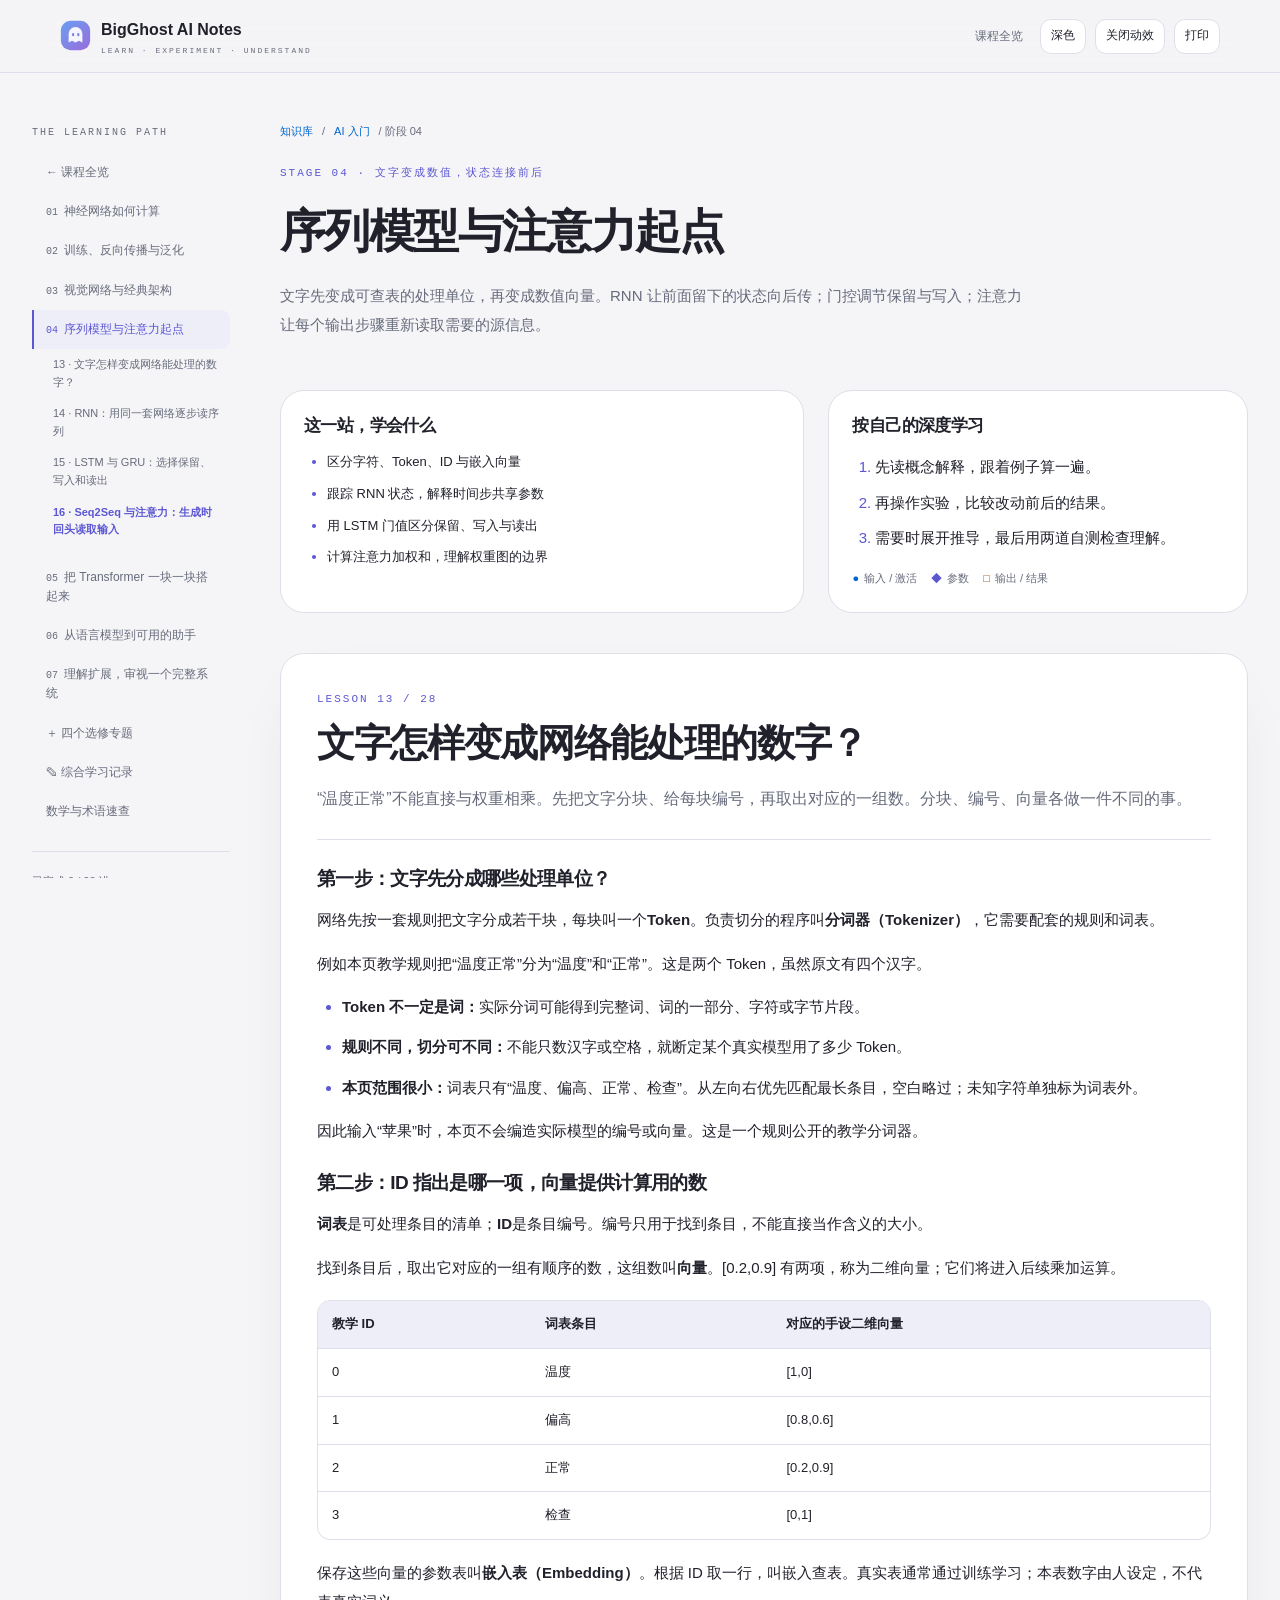
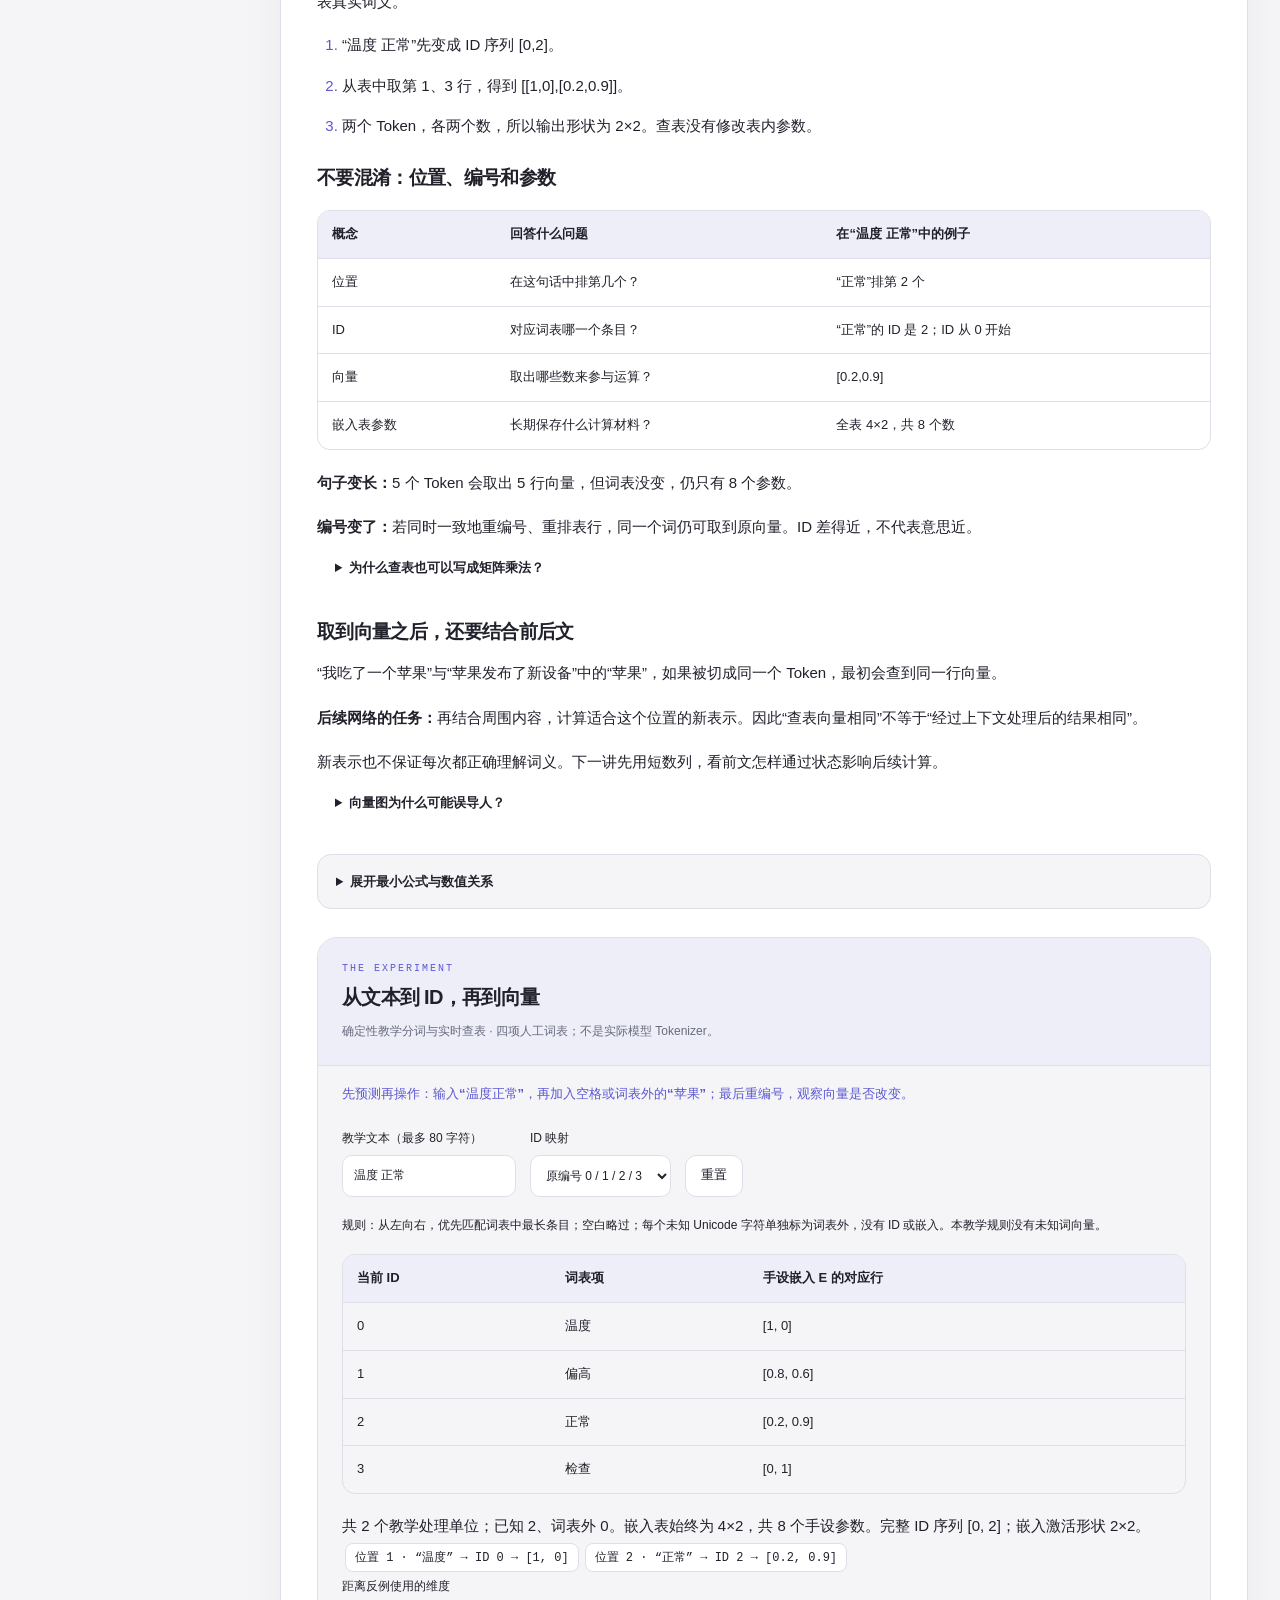
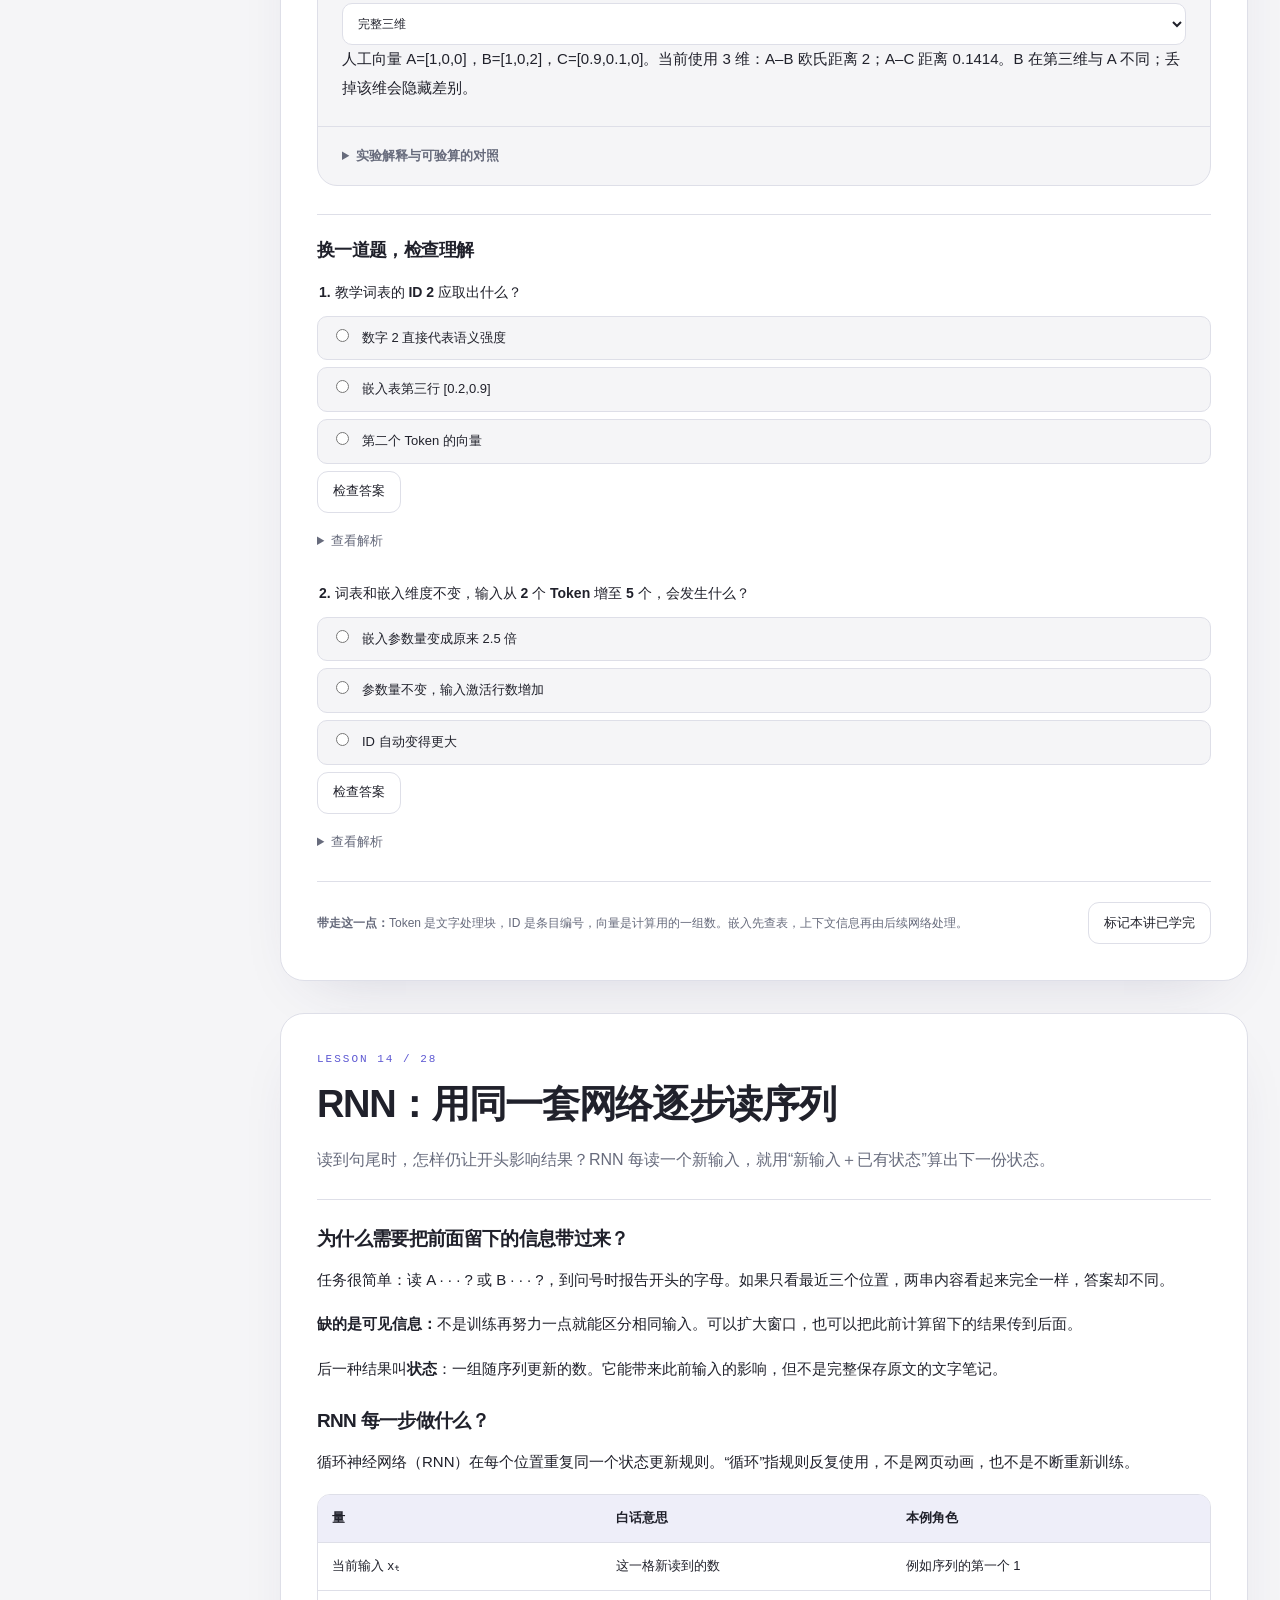
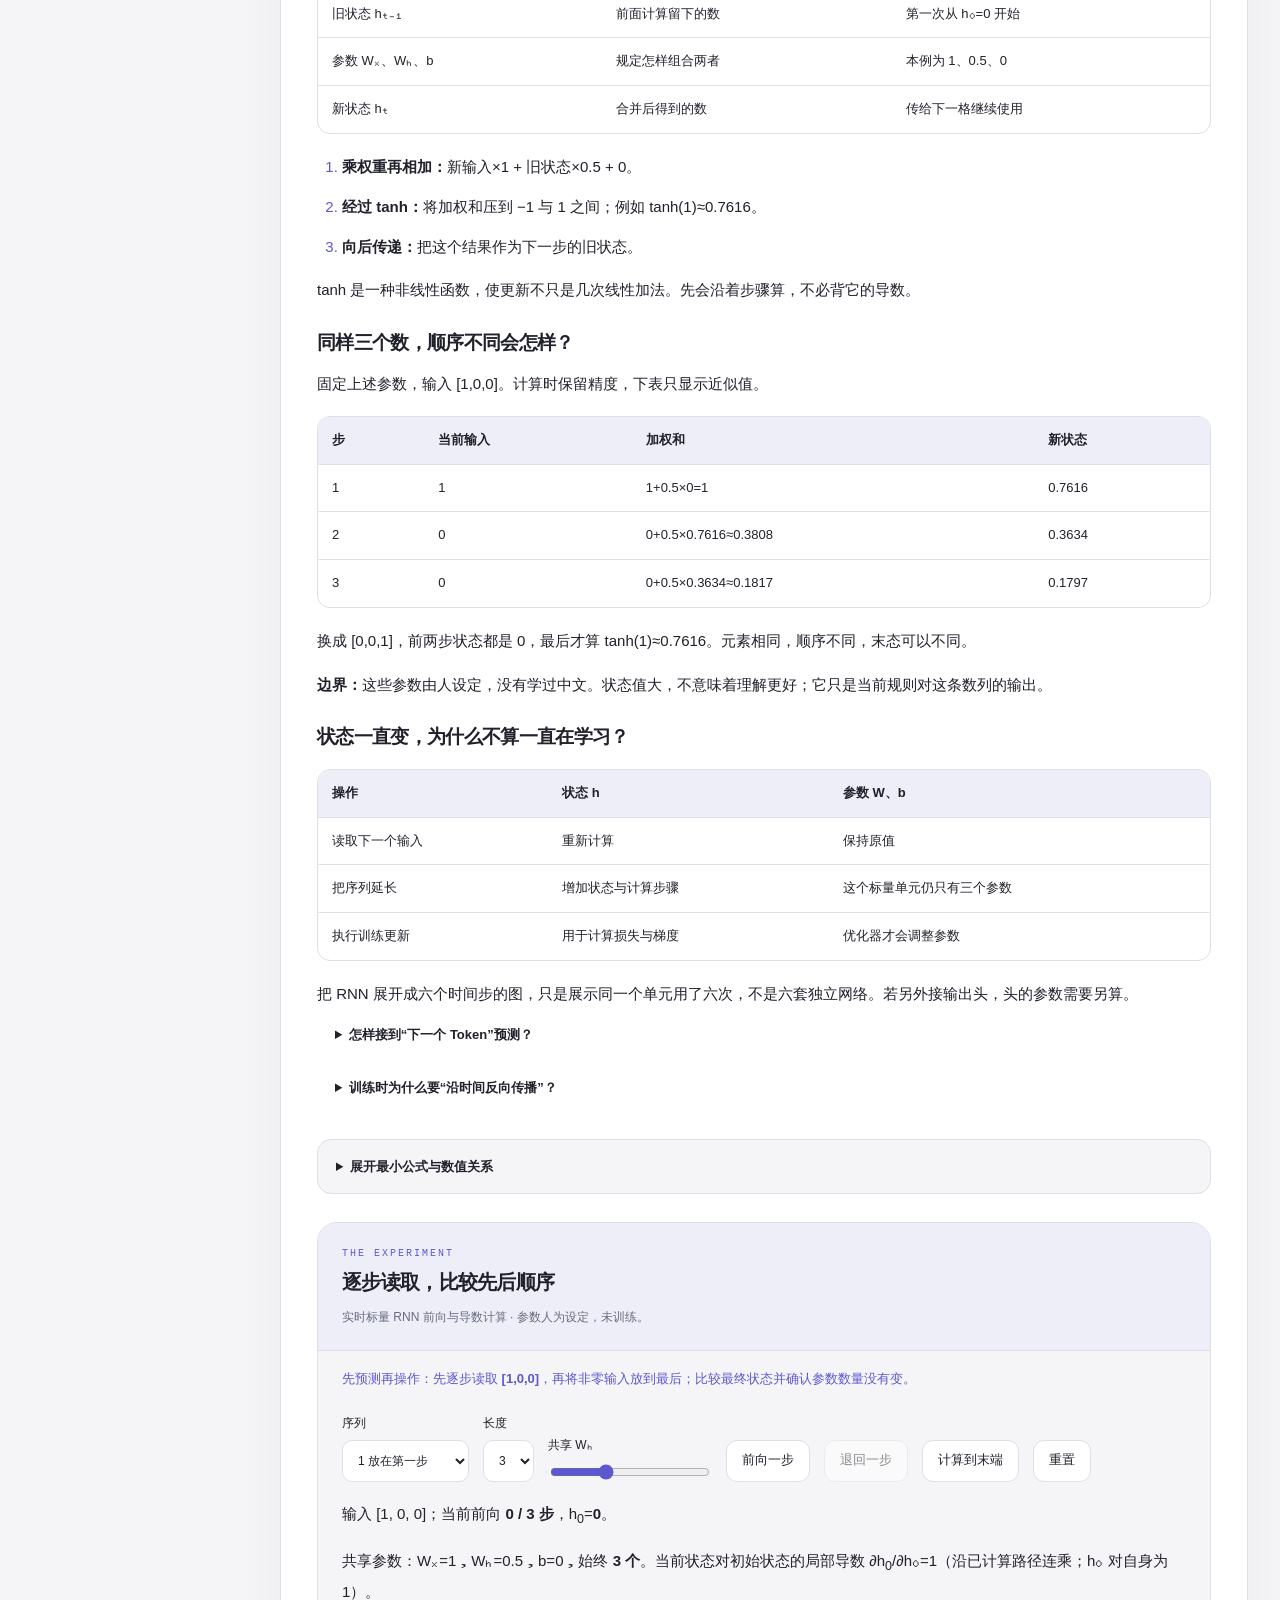
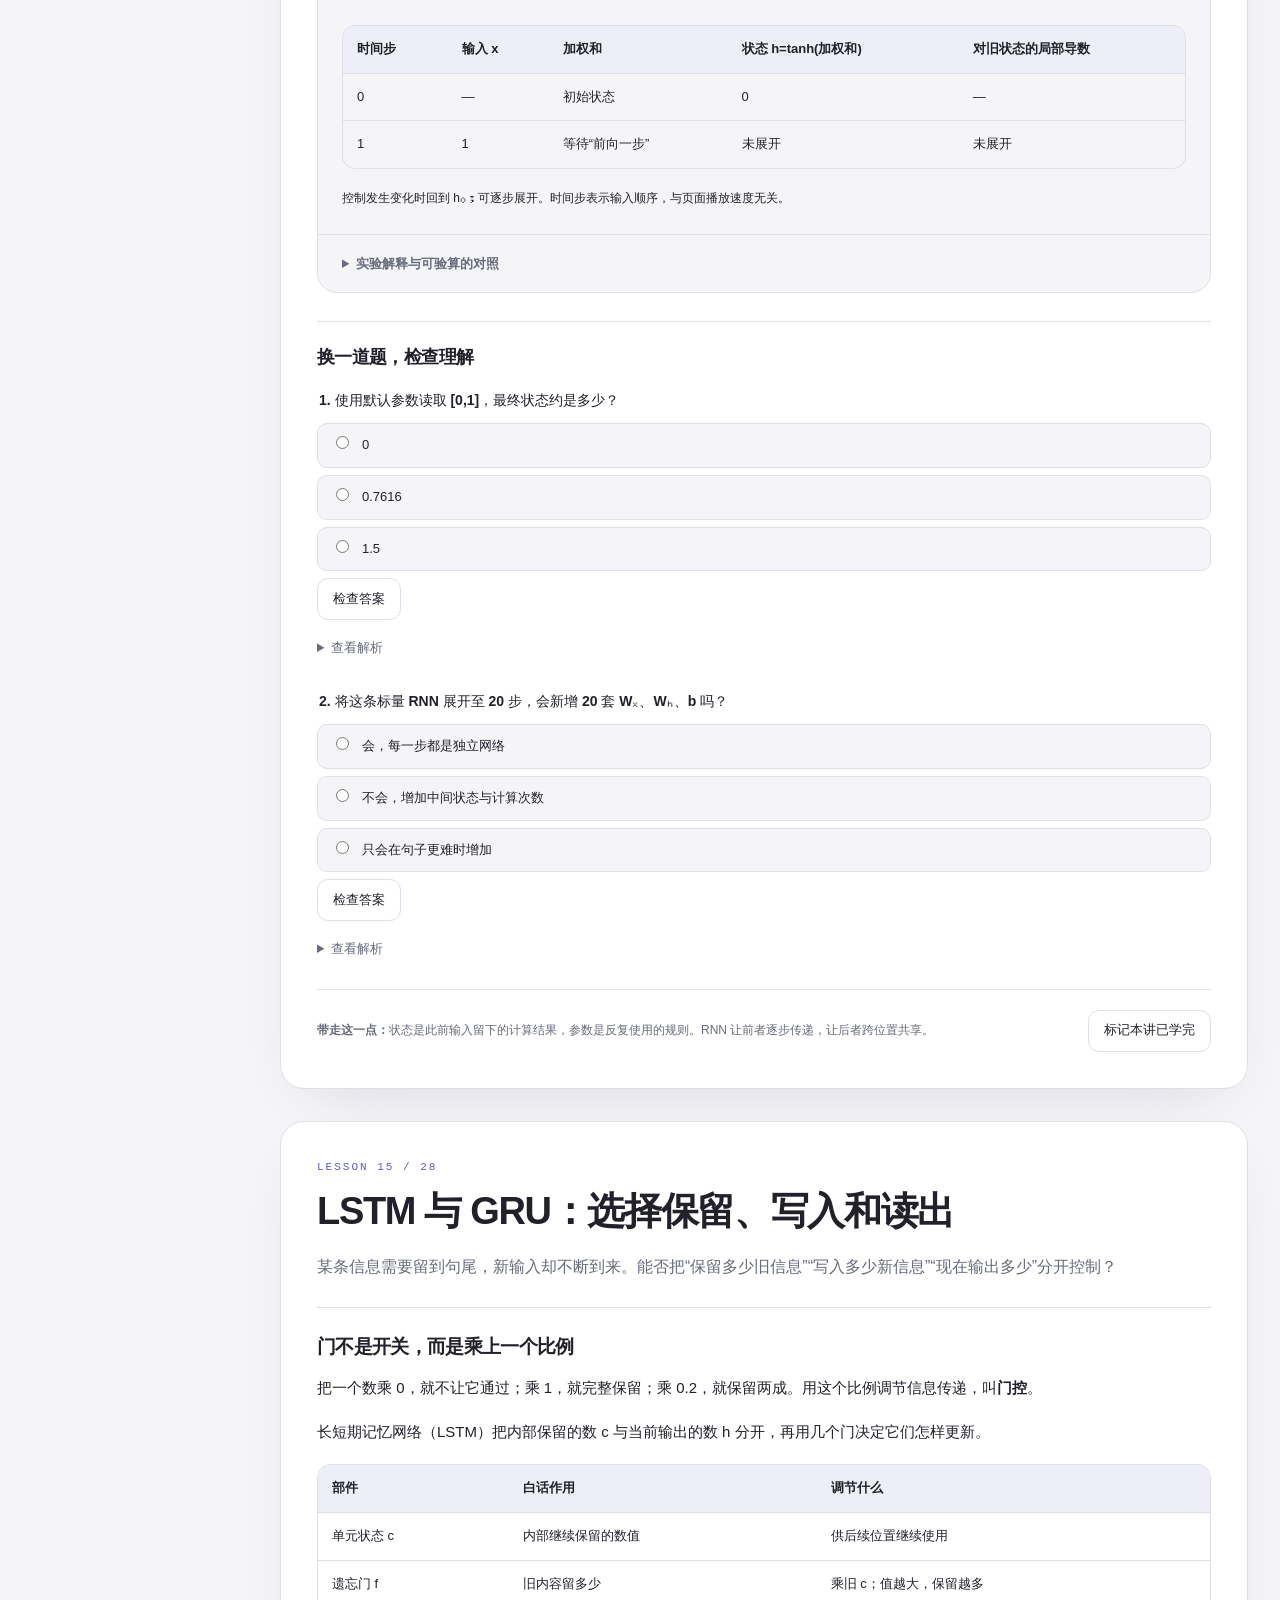
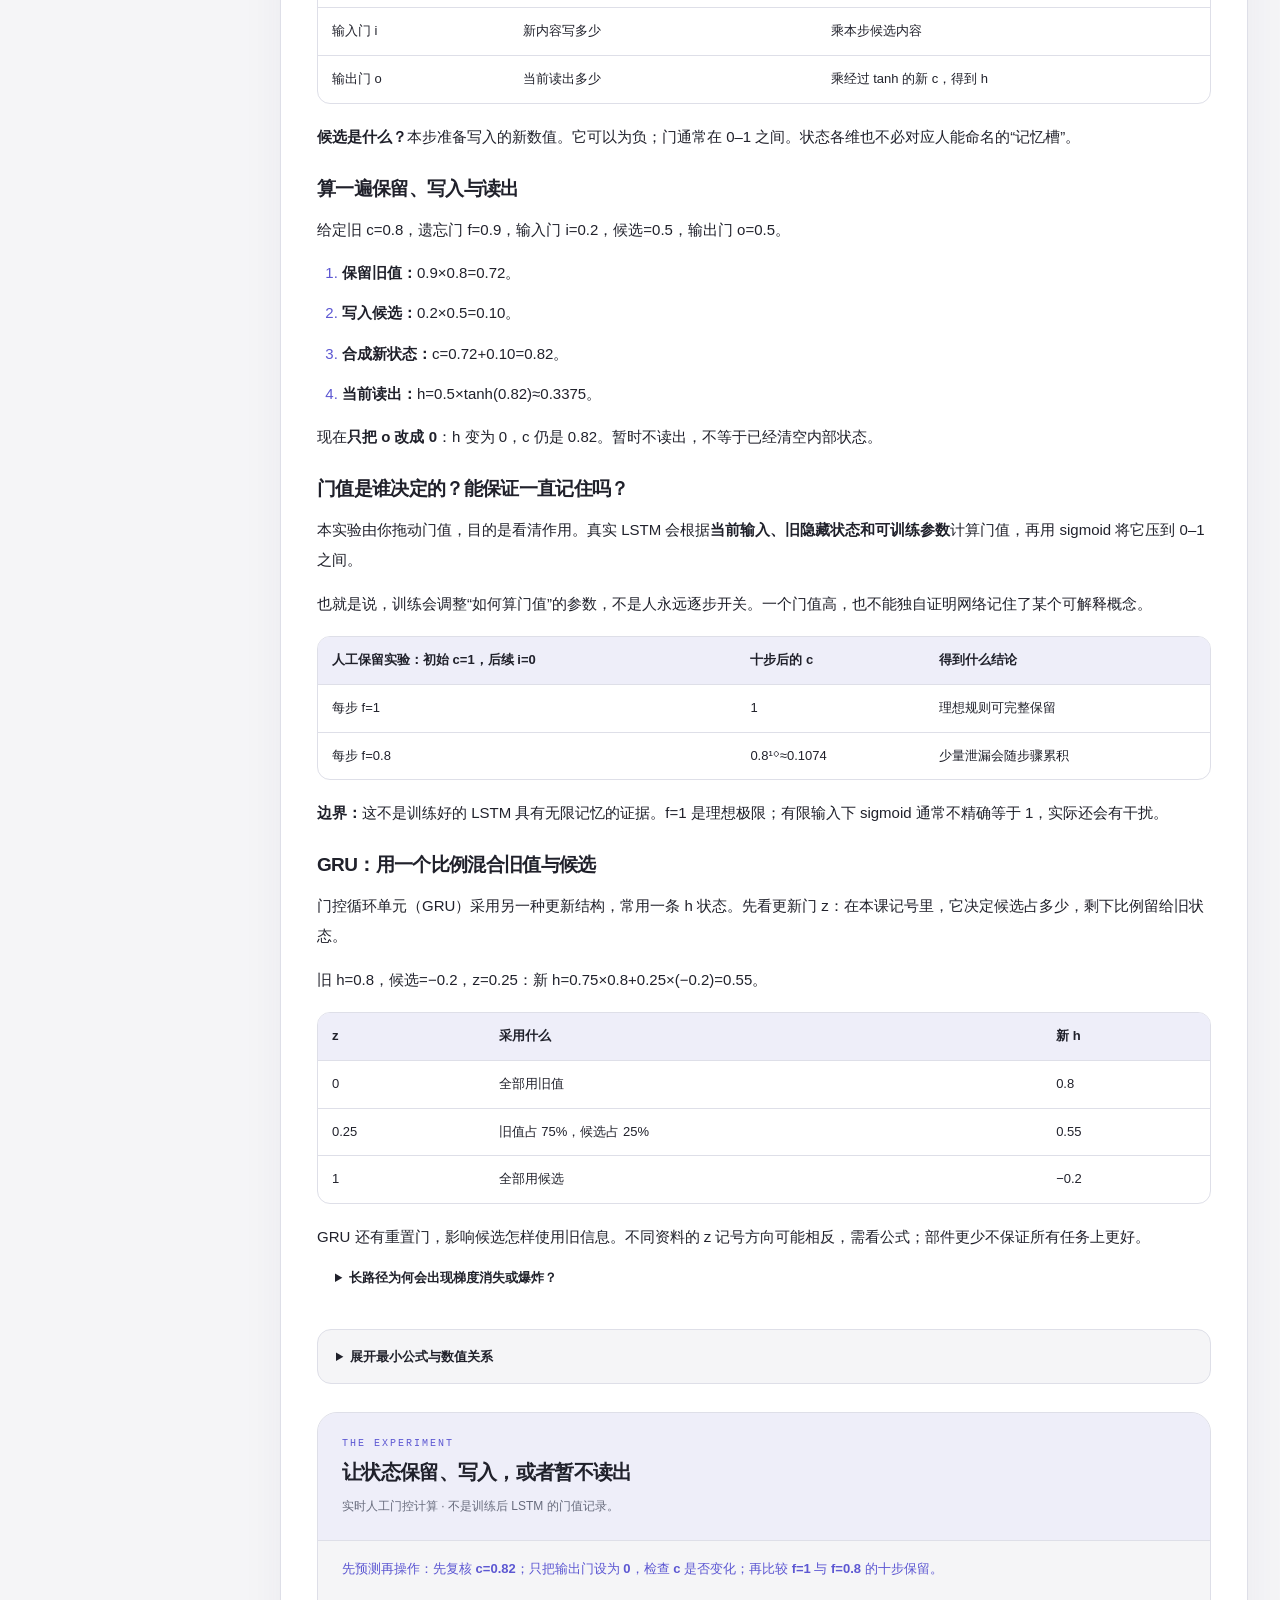
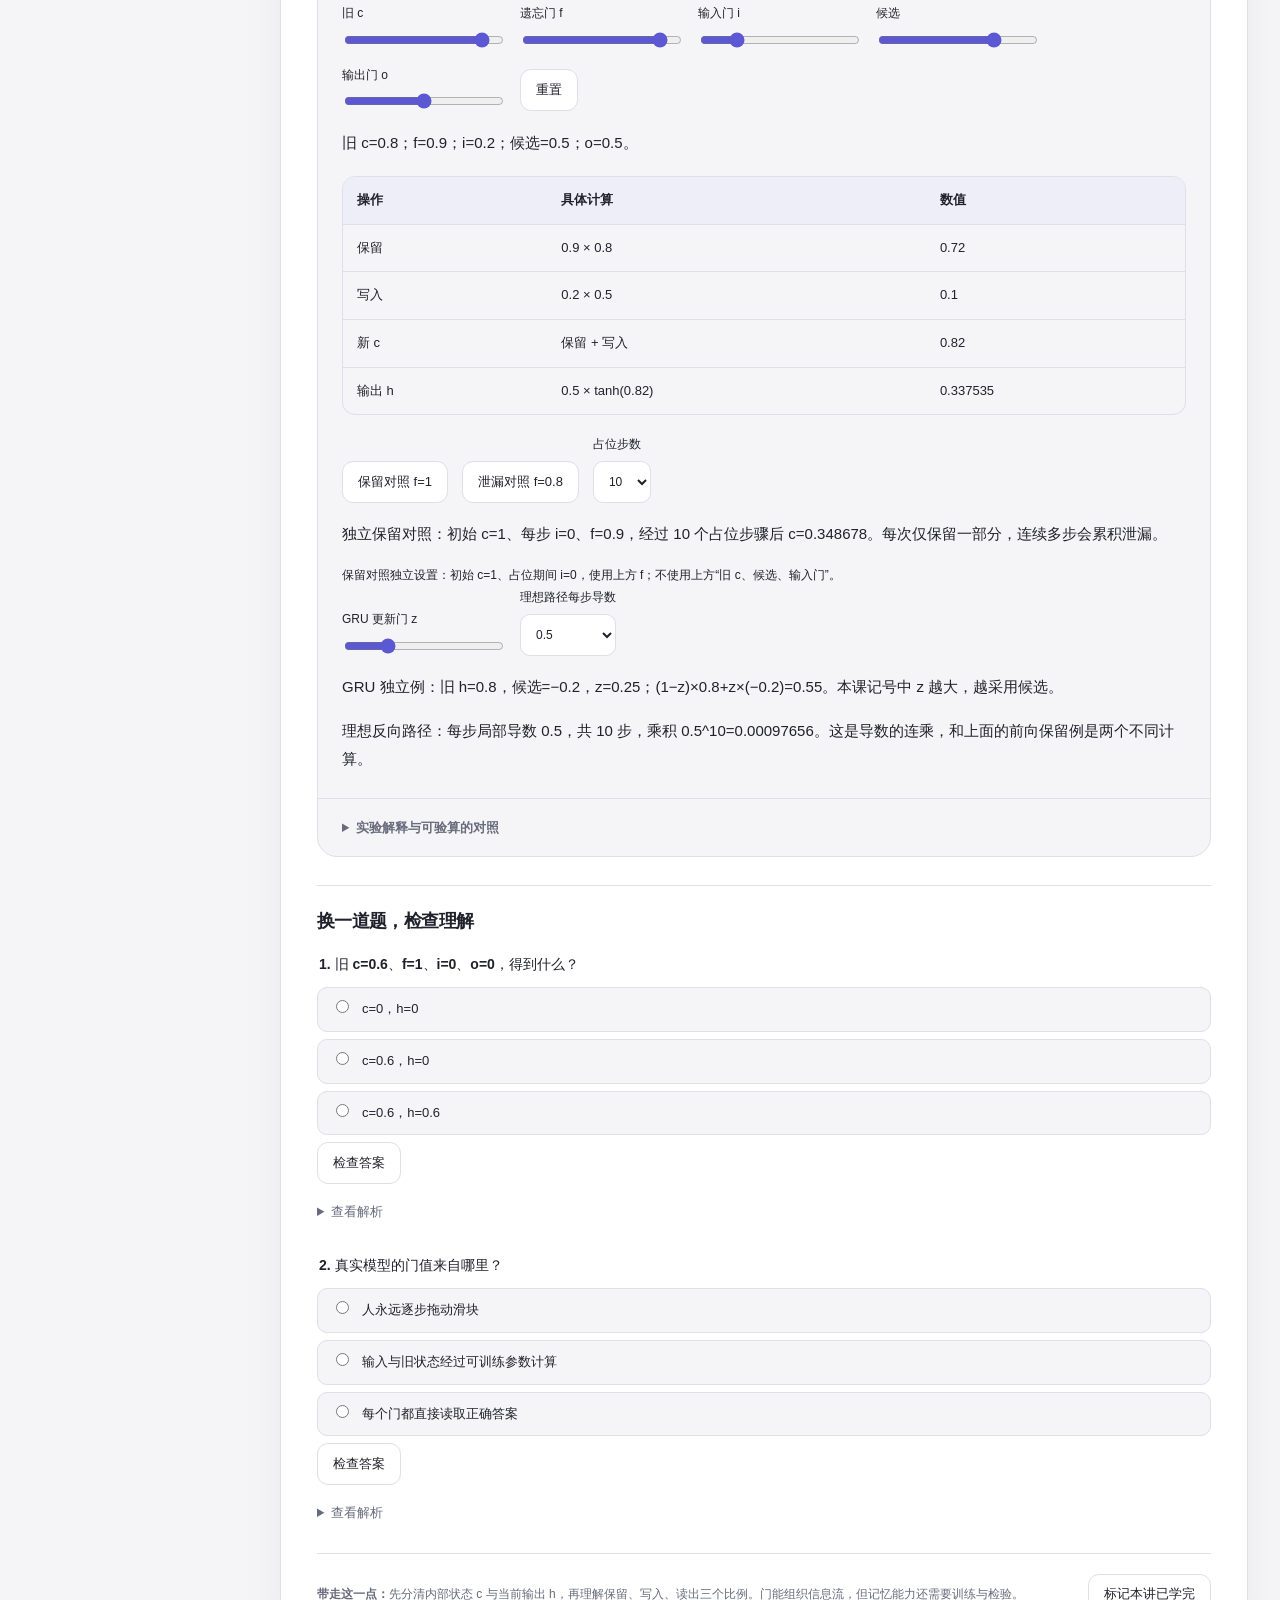
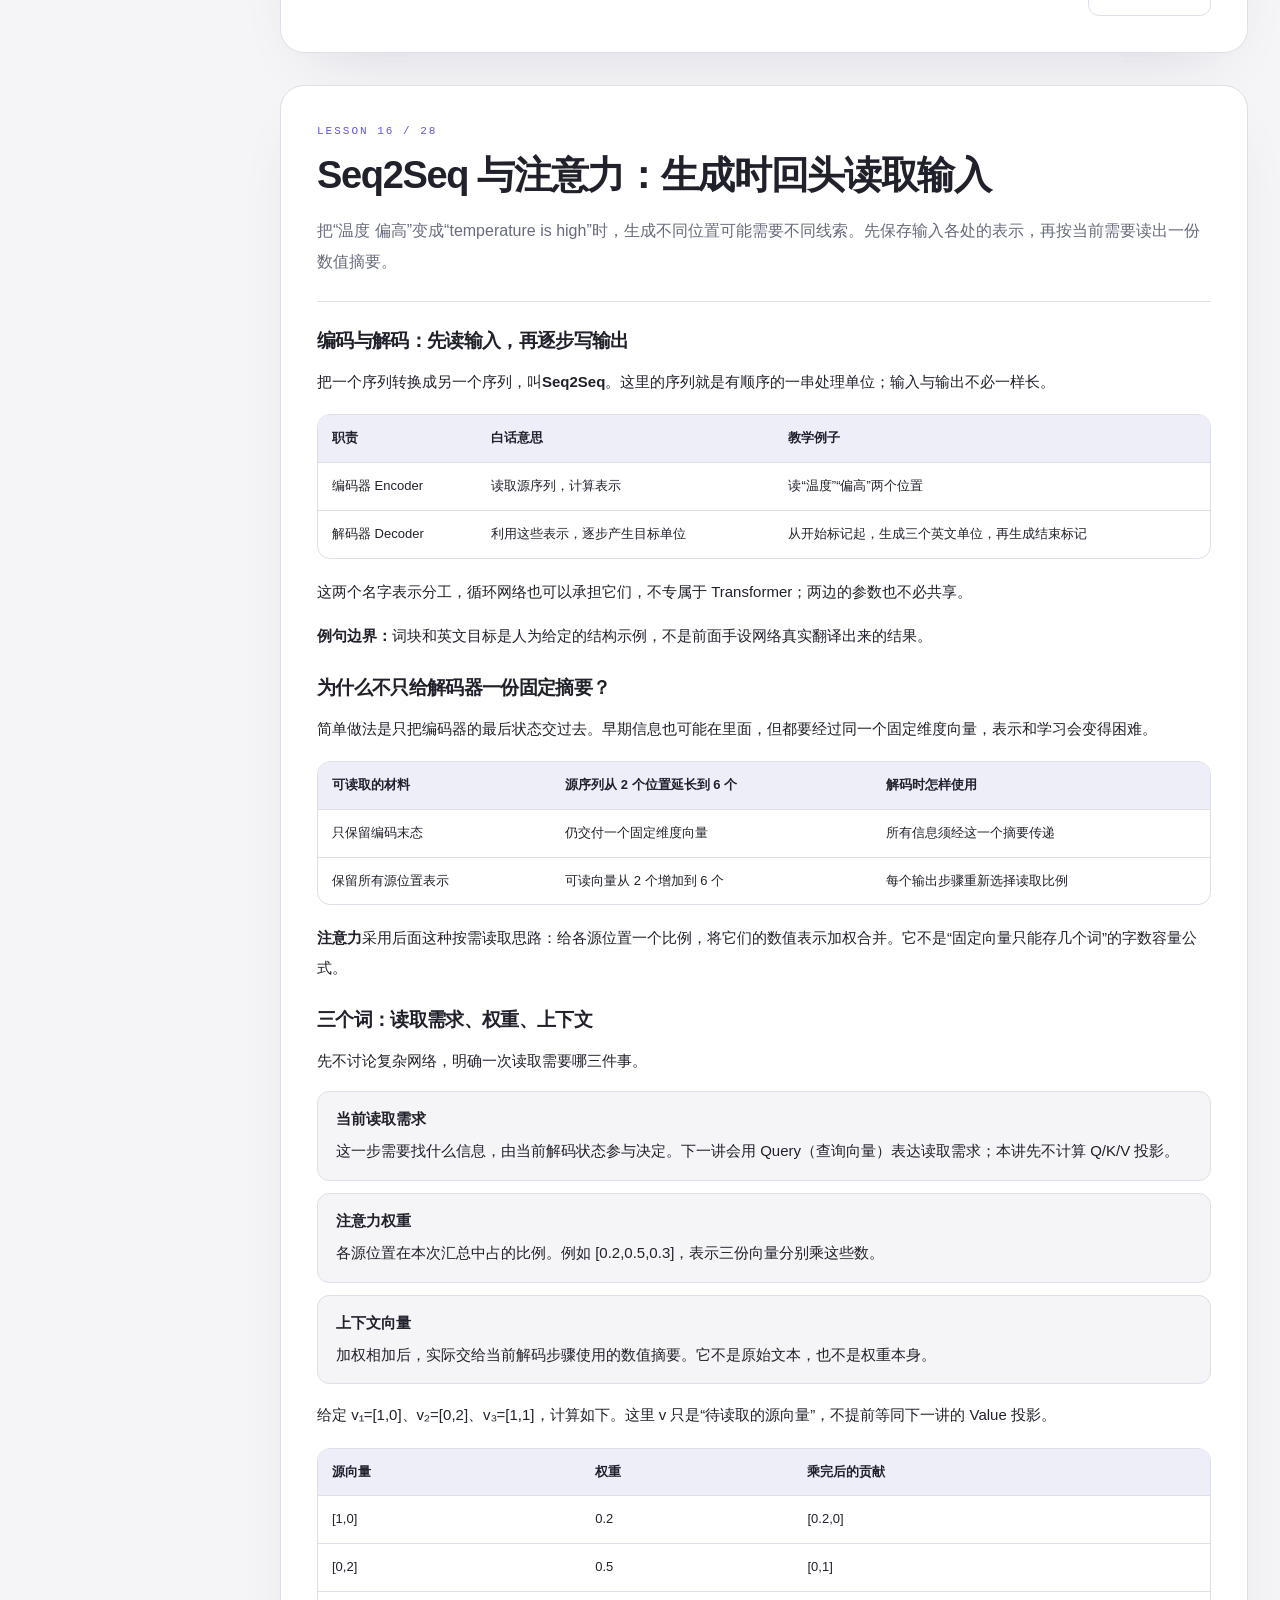
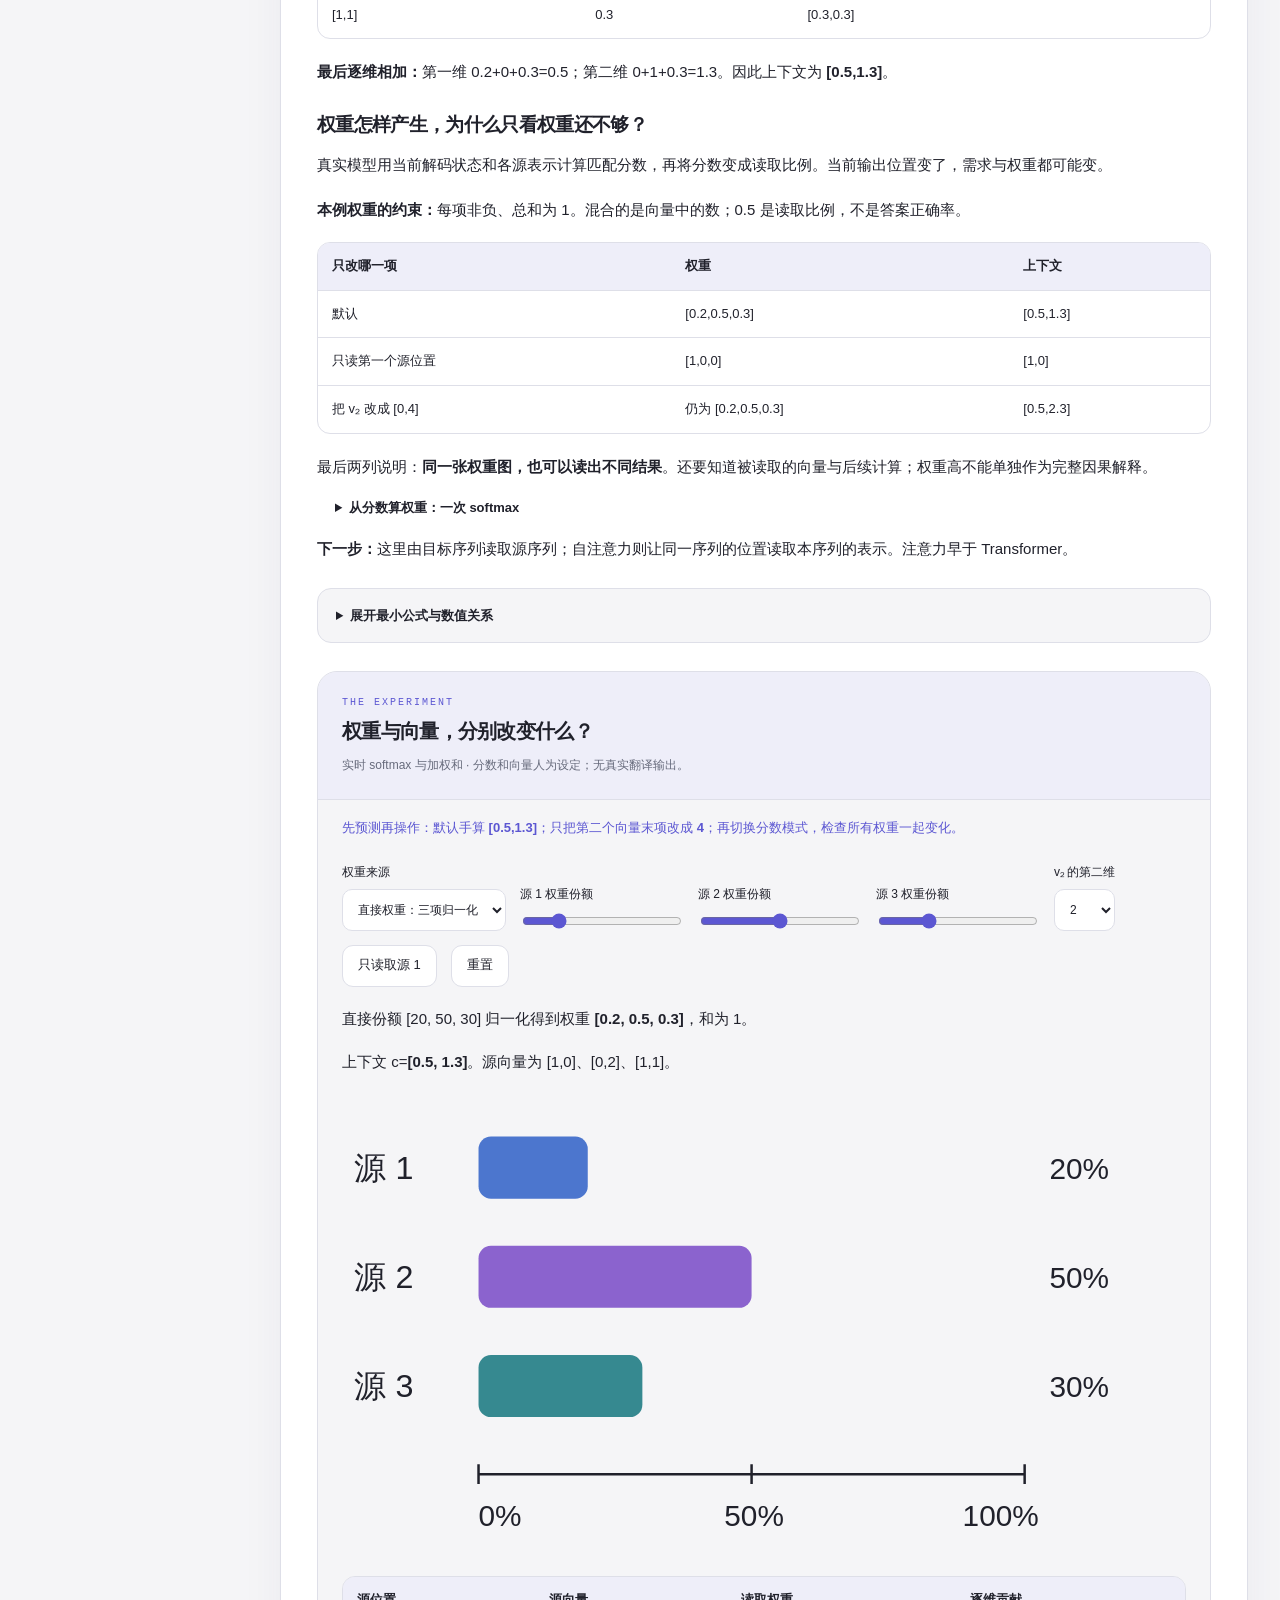
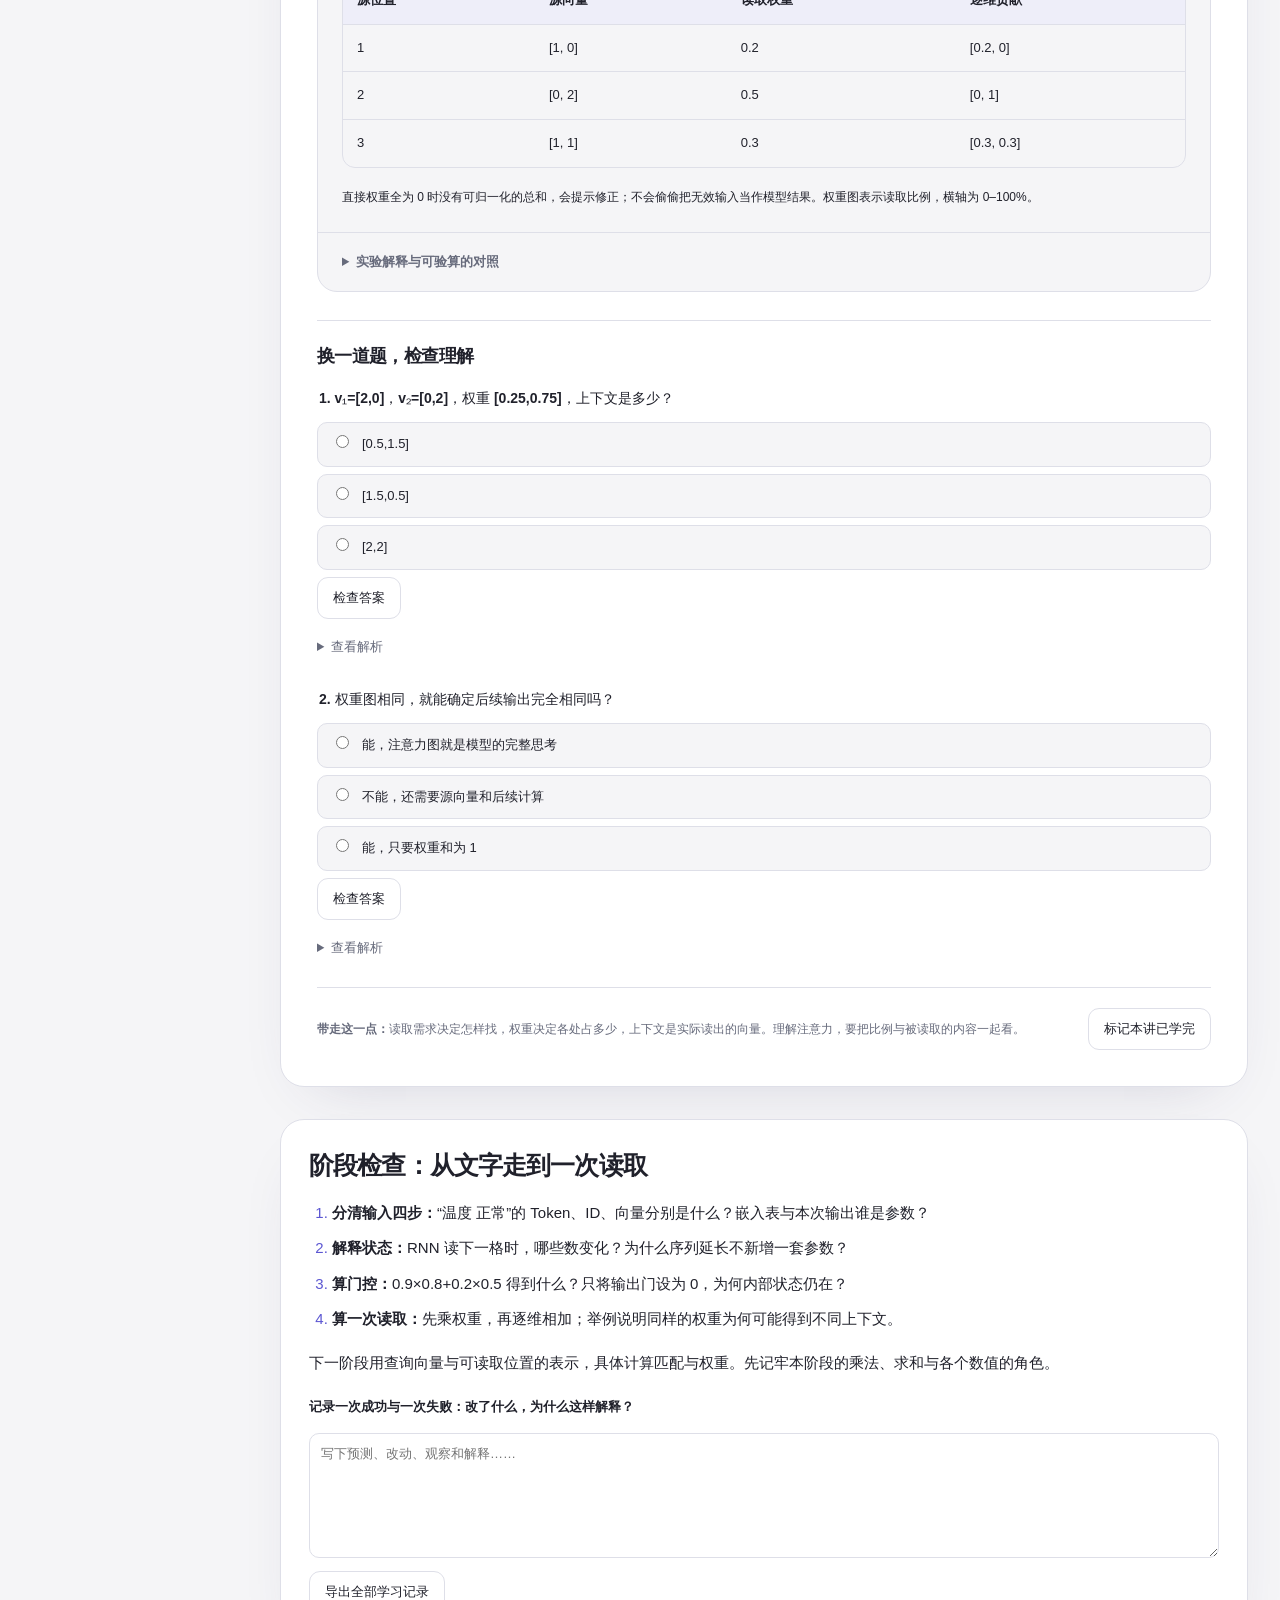
<file: site/notes/ai-foundations/stage-4.html>
<!DOCTYPE html><html lang="zh-CN" data-theme="light" data-motion="on"><head><meta charset="utf-8"><meta name="viewport" content="width=device-width,initial-scale=1"><title>序列模型与注意力起点 · BigGhost AI Notes</title><meta name="description" content="文字先变成可查表的处理单位，再变成数值向量。RNN 让前面留下的状态向后传；门控调节保留与写入；注意力让每个输出步骤重新读取需要的源信息。"><meta name="theme-color" content="#f5f5f7"><link rel="icon" href="../../favicon.ico" sizes="16x16 32x32 48x48">
<link rel="icon" type="image/svg+xml" sizes="any" href="[data-uri]"><script>try{const s=localStorage.getItem('bigghost-note-ai-foundations-theme');document.documentElement.dataset.theme=s==='dark'||(!s&&matchMedia('(prefers-color-scheme: dark)').matches)?'dark':'light';document.documentElement.dataset.motion=localStorage.getItem('bigghost-note-ai-foundations-motion')==='off'||matchMedia('(prefers-reduced-motion: reduce)').matches?'off':'on';}catch(_){}</script><link rel="stylesheet" href="assets/course.css"></head><body id="top"><a class="skip" href="#main">跳转到主要内容</a><header class="topbar"><div class="wrap topinner"><a class="brand" href="../../index.html"><img src="../../favicon.svg" alt=""><span>BigGhost AI Notes<small>LEARN · EXPERIMENT · UNDERSTAND</small></span></a><div class="top-actions"><a href="index.html">课程全览</a><button data-theme-toggle>深色</button><button data-motion-toggle>关闭动效</button><button data-print>打印</button></div></div></header><div class="shell"><aside class="side"><div class="side-label">THE LEARNING PATH</div><nav aria-label="课程目录"><a href="index.html">← 课程全览</a><a href="stage-1.html" class=""><small>01</small>神经网络如何计算</a><a href="stage-2.html" class=""><small>02</small>训练、反向传播与泛化</a><a href="stage-3.html" class=""><small>03</small>视觉网络与经典架构</a><a href="stage-4.html" class="current" aria-current="page"><small>04</small>序列模型与注意力起点</a><div class="lesson-nav"><a href="#lesson-13">13 · 文字怎样变成网络能处理的数字？</a><a href="#lesson-14">14 · RNN：用同一套网络逐步读序列</a><a href="#lesson-15">15 · LSTM 与 GRU：选择保留、写入和读出</a><a href="#lesson-16">16 · Seq2Seq 与注意力：生成时回头读取输入</a></div><a href="stage-5.html" class=""><small>05</small>把 Transformer 一块一块搭起来</a><a href="stage-6.html" class=""><small>06</small>从语言模型到可用的助手</a><a href="stage-7.html" class=""><small>07</small>理解扩展，审视一个完整系统</a><a href="electives.html">＋ 四个选修专题</a><a href="workbook.html">✎ 综合学习记录</a><a href="index.html#toolbox">数学与术语速查</a></nav><div class="sidenote"><p data-progress-text>已完成 0 / 28 讲</p><div class="progress-track"><div class="progress-fill"></div></div><p>先预测，改一个条件，再用数字解释变化。</p><p data-storage-status>进度与笔记保存在此浏览器。</p><button data-export>导出学习记录</button></div></aside><main id="main"><details class="mobile-nav"><summary>课程目录 · 7 个阶段</summary><nav aria-label="手机课程目录"><a href="stage-1.html" class=""><small>01</small>神经网络如何计算</a><a href="stage-2.html" class=""><small>02</small>训练、反向传播与泛化</a><a href="stage-3.html" class=""><small>03</small>视觉网络与经典架构</a><a href="stage-4.html" class="current" aria-current="page"><small>04</small>序列模型与注意力起点</a><div class="lesson-nav"><a href="#lesson-13">13 · 文字怎样变成网络能处理的数字？</a><a href="#lesson-14">14 · RNN：用同一套网络逐步读序列</a><a href="#lesson-15">15 · LSTM 与 GRU：选择保留、写入和读出</a><a href="#lesson-16">16 · Seq2Seq 与注意力：生成时回头读取输入</a></div><a href="stage-5.html" class=""><small>05</small>把 Transformer 一块一块搭起来</a><a href="stage-6.html" class=""><small>06</small>从语言模型到可用的助手</a><a href="stage-7.html" class=""><small>07</small>理解扩展，审视一个完整系统</a><a href="electives.html">＋ 四个选修专题</a><a href="workbook.html">✎ 综合学习记录</a><a href="index.html#toolbox">数学与术语速查</a></nav></details><header class="stage-hero"><div class="breadcrumb"><a href="../../index.html">知识库</a><span>/</span><a href="index.html">AI 入门</a><span>/ 阶段 04</span></div><div class="eyebrow">STAGE 04 · 文字变成数值，状态连接前后</div><h1>序列模型与注意力起点</h1><p class="lead">文字先变成可查表的处理单位，再变成数值向量。RNN 让前面留下的状态向后传；门控调节保留与写入；注意力让每个输出步骤重新读取需要的源信息。</p></header><div class="stage-overview"><section class="card"><h2>这一站，学会什么</h2><ul><li>区分字符、Token、ID 与嵌入向量</li><li>跟踪 RNN 状态，解释时间步共享参数</li><li>用 LSTM 门值区分保留、写入与读出</li><li>计算注意力加权和，理解权重图的边界</li></ul></section><section class="card"><h2>按自己的深度学习</h2><ol><li>先读概念解释，跟着例子算一遍。</li><li>再操作实验，比较改动前后的结果。</li><li>需要时展开推导，最后用两道自测检查理解。</li></ol><div class="legend"><span>输入 / 激活</span><span>参数</span><span>输出 / 结果</span></div></section></div><section class="lesson" id="lesson-13"><header class="lesson-header"><div class="eyebrow">LESSON 13 / 28</div><h2>文字怎样变成网络能处理的数字？</h2><p>“温度正常”不能直接与权重相乘。先把文字分块、给每块编号，再取出对应的一组数。分块、编号、向量各做一件不同的事。</p></header><section class="lesson-part"><h3>第一步：文字先分成哪些处理单位？</h3><p>网络先按一套规则把文字分成若干块，每块叫一个<strong>Token</strong>。负责切分的程序叫<strong>分词器（Tokenizer）</strong>，它需要配套的规则和词表。</p><p>例如本页教学规则把“温度正常”分为“温度”和“正常”。这是两个 Token，虽然原文有四个汉字。</p><ul><li><strong>Token 不一定是词：</strong>实际分词可能得到完整词、词的一部分、字符或字节片段。</li><li><strong>规则不同，切分可不同：</strong>不能只数汉字或空格，就断定某个真实模型用了多少 Token。</li><li><strong>本页范围很小：</strong>词表只有“温度、偏高、正常、检查”。从左向右优先匹配最长条目，空白略过；未知字符单独标为词表外。</li></ul><p>因此输入“苹果”时，本页不会编造实际模型的编号或向量。这是一个规则公开的教学分词器。</p></section><section class="lesson-part"><h3>第二步：ID 指出是哪一项，向量提供计算用的数</h3><p><strong>词表</strong>是可处理条目的清单；<strong>ID</strong>是条目编号。编号只用于找到条目，不能直接当作含义的大小。</p><p>找到条目后，取出它对应的一组有顺序的数，这组数叫<strong>向量</strong>。[0.2,0.9] 有两项，称为二维向量；它们将进入后续乘加运算。</p><div class="table-wrap"><table><thead><tr><th scope="col">教学 ID</th><th scope="col">词表条目</th><th scope="col">对应的手设二维向量</th></tr></thead><tbody><tr><td>0</td><td>温度</td><td>[1,0]</td></tr><tr><td>1</td><td>偏高</td><td>[0.8,0.6]</td></tr><tr><td>2</td><td>正常</td><td>[0.2,0.9]</td></tr><tr><td>3</td><td>检查</td><td>[0,1]</td></tr></tbody></table></div><p>保存这些向量的参数表叫<strong>嵌入表（Embedding）</strong>。根据 ID 取一行，叫嵌入查表。真实表通常通过训练学习；本表数字由人设定，不代表真实词义。</p><ol><li>“温度 正常”先变成 ID 序列 [0,2]。</li><li>从表中取第 1、3 行，得到 [[1,0],[0.2,0.9]]。</li><li>两个 Token，各两个数，所以输出形状为 2×2。查表没有修改表内参数。</li></ol></section><section class="lesson-part"><h3>不要混淆：位置、编号和参数</h3><div class="table-wrap"><table><thead><tr><th scope="col">概念</th><th scope="col">回答什么问题</th><th scope="col">在“温度 正常”中的例子</th></tr></thead><tbody><tr><td>位置</td><td>在这句话中排第几个？</td><td>“正常”排第 2 个</td></tr><tr><td>ID</td><td>对应词表哪一个条目？</td><td>“正常”的 ID 是 2；ID 从 0 开始</td></tr><tr><td>向量</td><td>取出哪些数来参与运算？</td><td>[0.2,0.9]</td></tr><tr><td>嵌入表参数</td><td>长期保存什么计算材料？</td><td>全表 4×2，共 8 个数</td></tr></tbody></table></div><p><strong>句子变长：</strong>5 个 Token 会取出 5 行向量，但词表没变，仍只有 8 个参数。</p><p><strong>编号变了：</strong>若同时一致地重编号、重排表行，同一个词仍可取到原向量。ID 差得近，不代表意思近。</p><details><summary>为什么查表也可以写成矩阵乘法？</summary><div class="details-body"><p>用 [0,0,1,0] 表示“只选第三行”。它乘嵌入表 E，会得到 0×第1行+0×第2行+1×第3行+0×第4行，即 [0.2,0.9]。</p><p>这个只有一个 1 的选择向量叫 one-hot。它与本次直接查表等价，实际程序不必真的创建很长的 one-hot 向量。</p></div></details></section><section class="lesson-part"><h3>取到向量之后，还要结合前后文</h3><p>“我吃了一个苹果”与“苹果发布了新设备”中的“苹果”，如果被切成同一个 Token，最初会查到同一行向量。</p><p><strong>后续网络的任务：</strong>再结合周围内容，计算适合这个位置的新表示。因此“查表向量相同”不等于“经过上下文处理后的结果相同”。</p><p>新表示也不保证每次都正确理解词义。下一讲先用短数列，看前文怎样通过状态影响后续计算。</p><details><summary>向量图为什么可能误导人？</summary><div class="details-body"><p>人工向量 A=[1,0,0]、B=[1,0,2]、C=[0.9,0.1,0]。在三维中，A–B 距离为 2，A–C 约为 0.1414。</p><p>若只画前两维，A 与 B 就重合了。<strong>投影</strong>是把表示压到较少维度；被丢掉的维度可能藏着重要差别。</p><p>看词向量图，要问模型、距离和投影方法。近邻未必是同义词，坐标也不必有“积极程度”等固定含义。word2vec 是学习静态词表示的历史入口。</p></div></details></section><details class="math-details"><summary>展开最小公式与数值关系</summary><div class="details-body"><p><strong>表的形状：</strong>词表有 V 项、每个向量有 d 个数，嵌入表为 V×d。V、d 固定，表的参数量就是 Vd。</p><p><strong>本次输出：</strong>长度为 T 的 Token 序列，查表后得到 T×d 个数。T 改变的是本次取出的行数，不是表的行数。</p><p>例：ID 2 → 表的第三行 [0.2,0.9]；“温度 正常” → [0,2] → [[1,0],[0.2,0.9]]。</p></div></details><section class="lab-box" aria-label="从文本到 ID，再到向量"><div class="lab-heading"><div class="eyebrow">THE EXPERIMENT</div><h3>从文本到 ID，再到向量</h3><p>确定性教学分词与实时查表 · 四项人工词表；不是实际模型 Tokenizer。</p></div><p class="lab-task">先预测再操作：输入“温度正常”，再加入空格或词表外的“苹果”；最后重编号，观察向量是否改变。</p><div class="lab" data-lab="token-embedding"><div class="controls"><label class="control">教学文本（最多 80 字符）<input data-text type="text" maxlength="80" value="温度 正常"></label><label class="control">ID 映射<select data-order><option value="normal">原编号 0 / 1 / 2 / 3</option><option value="reverse">一致反向重编号</option></select></label><button class="button" data-action="reset">重置</button></div><p class="small">规则：从左向右，优先匹配词表中最长条目；空白略过；每个未知 Unicode 字符单独标为词表外，没有 ID 或嵌入。本教学规则没有未知词向量。</p><div data-vocab></div><div class="lab-output" data-output aria-live="polite"></div><div data-tokens></div><label class="control">距离反例使用的维度<select data-dim><option value="3">完整三维</option><option value="2">仅保留前两维</option></select></label><p data-distance></p></div><details class="lab-explanation"><summary>实验解释与可验算的对照</summary><div class="details-body"><p><strong>原编号：</strong>“温度 正常” → [0,2] → [[1,0],[0.2,0.9]]。</p><p><strong>反向重编号：</strong>ID 变成 [3,1]，表同步重排，取出的两个向量不变。“苹果”是词表外内容，没有教学 ID 或嵌入。</p><div class="table-wrap"><table><thead><tr><th scope="col">距离反例</th><th scope="col">完整三维</th><th scope="col">只保留前两维</th></tr></thead><tbody><tr><td>A–B</td><td>2</td><td>0</td></tr><tr><td>A–C</td><td>约 0.1414</td><td>约 0.1414</td></tr></tbody></table></div><p>投影后重合，不代表原向量相同。</p></div></details><noscript><p class="callout">JavaScript 已关闭。请阅读实验解释中的完整数值对照；启用 JavaScript 可操作控件。</p></noscript></section><div class="quiz"><h3>换一道题，检查理解</h3><fieldset data-quiz data-correct="1"><legend>1. 教学词表的 ID 2 应取出什么？</legend><label class="quiz-option"><input type="radio" name="q-13-0" value="0"><span>数字 2 直接代表语义强度</span></label><label class="quiz-option"><input type="radio" name="q-13-0" value="1"><span>嵌入表第三行 [0.2,0.9]</span></label><label class="quiz-option"><input type="radio" name="q-13-0" value="2"><span>第二个 Token 的向量</span></label><button data-check>检查答案</button><div class="quiz-feedback" role="status"></div><details class="quiz-answer"><summary>查看解析</summary><div class="details-body"><strong>参考答案：嵌入表第三行 [0.2,0.9]</strong><p data-answer-text>ID 从 0 开始编号，所以 2 指向第三行 [0.2,0.9]。它不是“本句第几个 Token”，也不是语义强度。</p></div></details></fieldset><fieldset data-quiz data-correct="1"><legend>2. 词表和嵌入维度不变，输入从 2 个 Token 增至 5 个，会发生什么？</legend><label class="quiz-option"><input type="radio" name="q-13-1" value="0"><span>嵌入参数量变成原来 2.5 倍</span></label><label class="quiz-option"><input type="radio" name="q-13-1" value="1"><span>参数量不变，输入激活行数增加</span></label><label class="quiz-option"><input type="radio" name="q-13-1" value="2"><span>ID 自动变得更大</span></label><button data-check>检查答案</button><div class="quiz-feedback" role="status"></div><details class="quiz-answer"><summary>查看解析</summary><div class="details-body"><strong>参考答案：参数量不变，输入激活行数增加</strong><p data-answer-text>词表仍是四行、每行两项，共 8 个参数。长度为 5 的输入只会取出五行，得到 5×2 的本次计算数据。</p></div></details></fieldset></div><div class="lesson-end"><p><strong>带走这一点：</strong>Token 是文字处理块，ID 是条目编号，向量是计算用的一组数。嵌入先查表，上下文信息再由后续网络处理。</p><button data-complete="13" aria-pressed="false">标记本讲已学完</button></div></section><section class="lesson" id="lesson-14"><header class="lesson-header"><div class="eyebrow">LESSON 14 / 28</div><h2>RNN：用同一套网络逐步读序列</h2><p>读到句尾时，怎样仍让开头影响结果？RNN 每读一个新输入，就用“新输入＋已有状态”算出下一份状态。</p></header><section class="lesson-part"><h3>为什么需要把前面留下的信息带过来？</h3><p>任务很简单：读 A · · · ? 或 B · · · ?，到问号时报告开头的字母。如果只看最近三个位置，两串内容看起来完全一样，答案却不同。</p><p><strong>缺的是可见信息：</strong>不是训练再努力一点就能区分相同输入。可以扩大窗口，也可以把此前计算留下的结果传到后面。</p><p>后一种结果叫<strong>状态</strong>：一组随序列更新的数。它能带来此前输入的影响，但不是完整保存原文的文字笔记。</p></section><section class="lesson-part"><h3>RNN 每一步做什么？</h3><p>循环神经网络（RNN）在每个位置重复同一个状态更新规则。“循环”指规则反复使用，不是网页动画，也不是不断重新训练。</p><div class="table-wrap"><table><thead><tr><th scope="col">量</th><th scope="col">白话意思</th><th scope="col">本例角色</th></tr></thead><tbody><tr><td>当前输入 xₜ</td><td>这一格新读到的数</td><td>例如序列的第一个 1</td></tr><tr><td>旧状态 hₜ₋₁</td><td>前面计算留下的数</td><td>第一次从 h₀=0 开始</td></tr><tr><td>参数 Wₓ、Wₕ、b</td><td>规定怎样组合两者</td><td>本例为 1、0.5、0</td></tr><tr><td>新状态 hₜ</td><td>合并后得到的数</td><td>传给下一格继续使用</td></tr></tbody></table></div><ol><li><strong>乘权重再相加：</strong>新输入×1 + 旧状态×0.5 + 0。</li><li><strong>经过 tanh：</strong>将加权和压到 −1 与 1 之间；例如 tanh(1)≈0.7616。</li><li><strong>向后传递：</strong>把这个结果作为下一步的旧状态。</li></ol><p>tanh 是一种非线性函数，使更新不只是几次线性加法。先会沿着步骤算，不必背它的导数。</p></section><section class="lesson-part"><h3>同样三个数，顺序不同会怎样？</h3><p>固定上述参数，输入 [1,0,0]。计算时保留精度，下表只显示近似值。</p><div class="table-wrap"><table><thead><tr><th scope="col">步</th><th scope="col">当前输入</th><th scope="col">加权和</th><th scope="col">新状态</th></tr></thead><tbody><tr><td>1</td><td>1</td><td>1+0.5×0=1</td><td>0.7616</td></tr><tr><td>2</td><td>0</td><td>0+0.5×0.7616≈0.3808</td><td>0.3634</td></tr><tr><td>3</td><td>0</td><td>0+0.5×0.3634≈0.1817</td><td>0.1797</td></tr></tbody></table></div><p>换成 [0,0,1]，前两步状态都是 0，最后才算 tanh(1)≈0.7616。元素相同，顺序不同，末态可以不同。</p><p><strong>边界：</strong>这些参数由人设定，没有学过中文。状态值大，不意味着理解更好；它只是当前规则对这条数列的输出。</p></section><section class="lesson-part"><h3>状态一直变，为什么不算一直在学习？</h3><div class="table-wrap"><table><thead><tr><th scope="col">操作</th><th scope="col">状态 h</th><th scope="col">参数 W、b</th></tr></thead><tbody><tr><td>读取下一个输入</td><td>重新计算</td><td>保持原值</td></tr><tr><td>把序列延长</td><td>增加状态与计算步骤</td><td>这个标量单元仍只有三个参数</td></tr><tr><td>执行训练更新</td><td>用于计算损失与梯度</td><td>优化器才会调整参数</td></tr></tbody></table></div><p>把 RNN 展开成六个时间步的图，只是展示同一个单元用了六次，不是六套独立网络。若另外接输出头，头的参数需要另算。</p><details><summary>怎样接到“下一个 Token”预测？</summary><div class="details-body"><p>在状态后接一个分类头，为词表里的每项打分，就能把序列处理接到下一 Token 预测。</p><p>例如前缀“温度”的候选“偏高 / 正常 / 请”，假设概率为 [0.6,0.3,0.1]：选最大值会取“偏高”，按概率采样也可能取“正常”。</p><p>这是手设分布，不是本页 RNN 的语言输出。选出的 Token 可接回前缀；概率也不是整段回答的事实正确率，后面会专门讨论生成。</p></div></details><details><summary>训练时为什么要“沿时间反向传播”？</summary><div class="details-body"><p>把重复计算按时间展开，末端损失便依赖一串状态。反向传播沿这些依赖求导；同一个参数在不同时间步的梯度贡献需要相加。</p><p>这叫 BPTT，即通过时间的反向传播。它不是把句子倒着再读一遍，也不让生成时看见未来。</p><p>早期输入经过的状态步骤较多，局部导数会沿路径连乘。较早信息对损失的影响可能很弱或很强，下一讲再看门控怎样组织更新。</p></div></details></section><details class="math-details"><summary>展开最小公式与数值关系</summary><div class="details-body"><p><strong>状态更新：</strong>hₜ=tanh(Wₓxₜ+Wₕhₜ₋₁+b)。下标 t 指第几个输入位置。</p><p>本例 Wₓ=1、Wₕ=0.5、b=0、h₀=0。每一步都使用同一套 W、b，只把 x 与旧 h 换成当前值。</p><p><strong>供实验核对的局部导数：</strong>∂hₜ/∂hₜ₋₁=Wₕ(1−hₜ²)，表示旧状态微变时，新状态的局部变化率。</p></div></details><section class="lab-box" aria-label="逐步读取，比较先后顺序"><div class="lab-heading"><div class="eyebrow">THE EXPERIMENT</div><h3>逐步读取，比较先后顺序</h3><p>实时标量 RNN 前向与导数计算 · 参数人为设定，未训练。</p></div><p class="lab-task">先预测再操作：先逐步读取 [1,0,0]，再将非零输入放到最后；比较最终状态并确认参数数量没有变。</p><div class="lab" data-lab="rnn-state"><div class="controls"><label class="control">序列<select data-sequence><option value="first">1 放在第一步</option><option value="last">1 放在最后一步</option><option value="negative">−1 放在第一步</option></select></label><label class="control">长度<select data-length><option>3</option><option>6</option></select></label><label class="control">共享 Wₕ<input data-wh type="range" min="0" max="1.5" step="0.1" value="0.5"></label><button class="button" data-action="step">前向一步</button><button class="button" data-action="back">退回一步</button><button class="button" data-action="all">计算到末端</button><button class="button" data-action="reset">重置</button></div><div class="lab-output" data-output aria-live="polite"></div><div data-table></div><p class="small">控制发生变化时回到 h₀；可逐步展开。时间步表示输入顺序，与页面播放速度无关。</p></div><details class="lab-explanation"><summary>实验解释与可验算的对照</summary><div class="details-body"><div class="table-wrap"><table><thead><tr><th scope="col">输入序列</th><th scope="col">逐步状态（约）</th><th scope="col">最终状态</th></tr></thead><tbody><tr><td>[1,0,0]</td><td>[0.7616,0.3634,0.1797]</td><td>0.1797</td></tr><tr><td>[0,0,1]</td><td>[0,0,0.7616]</td><td>0.7616</td></tr></tbody></table></div><p><strong>参数共享：</strong>这些序列与六步序列都用同一组三个状态单元参数。</p><p><strong>关闭旧状态影响：</strong>Wₕ=0 时，每一步只读当前输入；开头的 1 不再影响最后的状态。这是手设规则的结果，不是训练性能排名。</p></div></details><noscript><p class="callout">JavaScript 已关闭。请阅读实验解释中的完整数值对照；启用 JavaScript 可操作控件。</p></noscript></section><div class="quiz"><h3>换一道题，检查理解</h3><fieldset data-quiz data-correct="1"><legend>1. 使用默认参数读取 [0,1]，最终状态约是多少？</legend><label class="quiz-option"><input type="radio" name="q-14-0" value="0"><span>0</span></label><label class="quiz-option"><input type="radio" name="q-14-0" value="1"><span>0.7616</span></label><label class="quiz-option"><input type="radio" name="q-14-0" value="2"><span>1.5</span></label><button data-check>检查答案</button><div class="quiz-feedback" role="status"></div><details class="quiz-answer"><summary>查看解析</summary><div class="details-body"><strong>参考答案：0.7616</strong><p data-answer-text>第一步输入 0，从初始状态 0 得到状态 0。第二步输入 1，加权和为 1+0.5×0=1，最后 tanh(1)≈0.7616。</p></div></details></fieldset><fieldset data-quiz data-correct="1"><legend>2. 将这条标量 RNN 展开至 20 步，会新增 20 套 Wₓ、Wₕ、b 吗？</legend><label class="quiz-option"><input type="radio" name="q-14-1" value="0"><span>会，每一步都是独立网络</span></label><label class="quiz-option"><input type="radio" name="q-14-1" value="1"><span>不会，增加中间状态与计算次数</span></label><label class="quiz-option"><input type="radio" name="q-14-1" value="2"><span>只会在句子更难时增加</span></label><button data-check>检查答案</button><div class="quiz-feedback" role="status"></div><details class="quiz-answer"><summary>查看解析</summary><div class="details-body"><strong>参考答案：不会，增加中间状态与计算次数</strong><p data-answer-text>新增的是计算步骤与中间状态。同一个 Wₓ、Wₕ、b 被重复使用；只有执行训练更新，才会改变它们的值。</p></div></details></fieldset></div><div class="lesson-end"><p><strong>带走这一点：</strong>状态是此前输入留下的计算结果，参数是反复使用的规则。RNN 让前者逐步传递，让后者跨位置共享。</p><button data-complete="14" aria-pressed="false">标记本讲已学完</button></div></section><section class="lesson" id="lesson-15"><header class="lesson-header"><div class="eyebrow">LESSON 15 / 28</div><h2>LSTM 与 GRU：选择保留、写入和读出</h2><p>某条信息需要留到句尾，新输入却不断到来。能否把“保留多少旧信息”“写入多少新信息”“现在输出多少”分开控制？</p></header><section class="lesson-part"><h3>门不是开关，而是乘上一个比例</h3><p>把一个数乘 0，就不让它通过；乘 1，就完整保留；乘 0.2，就保留两成。用这个比例调节信息传递，叫<strong>门控</strong>。</p><p>长短期记忆网络（LSTM）把内部保留的数 c 与当前输出的数 h 分开，再用几个门决定它们怎样更新。</p><div class="table-wrap"><table><thead><tr><th scope="col">部件</th><th scope="col">白话作用</th><th scope="col">调节什么</th></tr></thead><tbody><tr><td>单元状态 c</td><td>内部继续保留的数值</td><td>供后续位置继续使用</td></tr><tr><td>遗忘门 f</td><td>旧内容留多少</td><td>乘旧 c；值越大，保留越多</td></tr><tr><td>输入门 i</td><td>新内容写多少</td><td>乘本步候选内容</td></tr><tr><td>输出门 o</td><td>当前读出多少</td><td>乘经过 tanh 的新 c，得到 h</td></tr></tbody></table></div><p><strong>候选是什么？</strong>本步准备写入的新数值。它可以为负；门通常在 0–1 之间。状态各维也不必对应人能命名的“记忆槽”。</p></section><section class="lesson-part"><h3>算一遍保留、写入与读出</h3><p>给定旧 c=0.8，遗忘门 f=0.9，输入门 i=0.2，候选=0.5，输出门 o=0.5。</p><ol><li><strong>保留旧值：</strong>0.9×0.8=0.72。</li><li><strong>写入候选：</strong>0.2×0.5=0.10。</li><li><strong>合成新状态：</strong>c=0.72+0.10=0.82。</li><li><strong>当前读出：</strong>h=0.5×tanh(0.82)≈0.3375。</li></ol><p>现在<strong>只把 o 改成 0</strong>：h 变为 0，c 仍是 0.82。暂时不读出，不等于已经清空内部状态。</p></section><section class="lesson-part"><h3>门值是谁决定的？能保证一直记住吗？</h3><p>本实验由你拖动门值，目的是看清作用。真实 LSTM 会根据<strong>当前输入、旧隐藏状态和可训练参数</strong>计算门值，再用 sigmoid 将它压到 0–1 之间。</p><p>也就是说，训练会调整“如何算门值”的参数，不是人永远逐步开关。一个门值高，也不能独自证明网络记住了某个可解释概念。</p><div class="table-wrap"><table><thead><tr><th scope="col">人工保留实验：初始 c=1，后续 i=0</th><th scope="col">十步后的 c</th><th scope="col">得到什么结论</th></tr></thead><tbody><tr><td>每步 f=1</td><td>1</td><td>理想规则可完整保留</td></tr><tr><td>每步 f=0.8</td><td>0.8¹⁰≈0.1074</td><td>少量泄漏会随步骤累积</td></tr></tbody></table></div><p><strong>边界：</strong>这不是训练好的 LSTM 具有无限记忆的证据。f=1 是理想极限；有限输入下 sigmoid 通常不精确等于 1，实际还会有干扰。</p></section><section class="lesson-part"><h3>GRU：用一个比例混合旧值与候选</h3><p>门控循环单元（GRU）采用另一种更新结构，常用一条 h 状态。先看更新门 z：在本课记号里，它决定候选占多少，剩下比例留给旧状态。</p><p>旧 h=0.8，候选=−0.2，z=0.25：新 h=0.75×0.8+0.25×(−0.2)=0.55。</p><div class="table-wrap"><table><thead><tr><th scope="col">z</th><th scope="col">采用什么</th><th scope="col">新 h</th></tr></thead><tbody><tr><td>0</td><td>全部用旧值</td><td>0.8</td></tr><tr><td>0.25</td><td>旧值占 75%，候选占 25%</td><td>0.55</td></tr><tr><td>1</td><td>全部用候选</td><td>−0.2</td></tr></tbody></table></div><p>GRU 还有重置门，影响候选怎样使用旧信息。不同资料的 z 记号方向可能相反，需看公式；部件更少不保证所有任务上更好。</p><details><summary>长路径为何会出现梯度消失或爆炸？</summary><div class="details-body"><p>反向求导时，一条路径上的局部导数会相乘。十步都为 0.5，乘积约 0.000977；十步都为 1.5，乘积约 57.665。</p><p>前者说明早期微小变化对末端损失的局部影响很弱，后者说明影响可能很强。它与前面“c 的数值逐步变小”不是同一个定义。</p><p>真实网络还有矩阵、非线性和多条路径，不能用固定乘数预测全部行为。梯度裁剪限制过大梯度，不能恢复已经很小的梯度。</p></div></details></section><details class="math-details"><summary>展开最小公式与数值关系</summary><div class="details-body"><p><strong>LSTM 写入：</strong>cₜ=fₜ×cₜ₋₁+iₜ×候选ₜ。旧贡献与新贡献分开计算，再相加。</p><p><strong>LSTM 读出：</strong>hₜ=oₜ×tanh(cₜ)。向量版本在每个对应位置做这些乘法，不是点积求和。</p><p><strong>本课 GRU：</strong>新 h=(1−z)×旧 h+z×候选。这里 z 越大，候选占比越高。</p></div></details><section class="lab-box" aria-label="让状态保留、写入，或者暂不读出"><div class="lab-heading"><div class="eyebrow">THE EXPERIMENT</div><h3>让状态保留、写入，或者暂不读出</h3><p>实时人工门控计算 · 不是训练后 LSTM 的门值记录。</p></div><p class="lab-task">先预测再操作：先复核 c=0.82；只把输出门设为 0，检查 c 是否变化；再比较 f=1 与 f=0.8 的十步保留。</p><div class="lab" data-lab="gated-state"><div class="controls"><label class="control">旧 c<input data-c type="range" min="-1" max="1" step="0.1" value="0.8"></label><label class="control">遗忘门 f<input data-f type="range" min="0" max="1" step="0.1" value="0.9"></label><label class="control">输入门 i<input data-i type="range" min="0" max="1" step="0.1" value="0.2"></label><label class="control">候选<input data-g type="range" min="-1" max="1" step="0.1" value="0.5"></label><label class="control">输出门 o<input data-o type="range" min="0" max="1" step="0.1" value="0.5"></label><button class="button" data-action="reset">重置</button></div><div class="lab-output" data-output aria-live="polite"></div><div class="controls"><button class="button" data-action="keep">保留对照 f=1</button><button class="button" data-action="leak">泄漏对照 f=0.8</button><label class="control">占位步数<select data-steps><option>3</option><option selected>10</option></select></label></div><p data-retention></p><p class="small">保留对照独立设置：初始 c=1、占位期间 i=0，使用上方 f；不使用上方“旧 c、候选、输入门”。</p><div class="controls"><label class="control">GRU 更新门 z<input data-z type="range" min="0" max="1" step="0.05" value="0.25"></label><label class="control">理想路径每步导数<select data-gradient><option value="0.5">0.5</option><option value="1.5">1.5</option></select></label></div><p data-gru></p><p data-gradient-output></p></div><details class="lab-explanation"><summary>实验解释与可验算的对照</summary><div class="details-body"><div class="table-wrap"><table><thead><tr><th scope="col">要比较的操作</th><th scope="col">结果</th></tr></thead><tbody><tr><td>默认保留＋写入</td><td>0.9×0.8+0.2×0.5=0.82</td></tr><tr><td>默认读出</td><td>0.5×tanh(0.82)≈0.3375</td></tr><tr><td>只改 o=0</td><td>h=0，但 c 仍为 0.82</td></tr><tr><td>独立保留例：初始 1，i=0</td><td>f=1 时十步后为 1；f=0.8 时约 0.1074</td></tr><tr><td>GRU 独立例</td><td>z=0.25 时结果 0.55</td></tr></tbody></table></div><p><strong>反向路径对照：</strong>十步局部导数相乘，0.5¹⁰≈0.000977；1.5¹⁰≈57.6650。不要将导数乘积与前向状态值混为一谈。</p></div></details><noscript><p class="callout">JavaScript 已关闭。请阅读实验解释中的完整数值对照；启用 JavaScript 可操作控件。</p></noscript></section><div class="quiz"><h3>换一道题，检查理解</h3><fieldset data-quiz data-correct="1"><legend>1. 旧 c=0.6、f=1、i=0、o=0，得到什么？</legend><label class="quiz-option"><input type="radio" name="q-15-0" value="0"><span>c=0，h=0</span></label><label class="quiz-option"><input type="radio" name="q-15-0" value="1"><span>c=0.6，h=0</span></label><label class="quiz-option"><input type="radio" name="q-15-0" value="2"><span>c=0.6，h=0.6</span></label><button data-check>检查答案</button><div class="quiz-feedback" role="status"></div><details class="quiz-answer"><summary>查看解析</summary><div class="details-body"><strong>参考答案：c=0.6，h=0</strong><p data-answer-text>f=1 完整保留旧 c，i=0 不写新内容，所以 c=0.6。o=0 只让本次输出 h=0，没有清空 c。</p></div></details></fieldset><fieldset data-quiz data-correct="1"><legend>2. 真实模型的门值来自哪里？</legend><label class="quiz-option"><input type="radio" name="q-15-1" value="0"><span>人永远逐步拖动滑块</span></label><label class="quiz-option"><input type="radio" name="q-15-1" value="1"><span>输入与旧状态经过可训练参数计算</span></label><label class="quiz-option"><input type="radio" name="q-15-1" value="2"><span>每个门都直接读取正确答案</span></label><button data-check>检查答案</button><div class="quiz-feedback" role="status"></div><details class="quiz-answer"><summary>查看解析</summary><div class="details-body"><strong>参考答案：输入与旧状态经过可训练参数计算</strong><p data-answer-text>门值由当前输入与旧状态经过带参数的计算产生；训练调整这些参数。滑块只是让你直接观察门的作用。</p></div></details></fieldset></div><div class="lesson-end"><p><strong>带走这一点：</strong>先分清内部状态 c 与当前输出 h，再理解保留、写入、读出三个比例。门能组织信息流，但记忆能力还需要训练与检验。</p><button data-complete="15" aria-pressed="false">标记本讲已学完</button></div></section><section class="lesson" id="lesson-16"><header class="lesson-header"><div class="eyebrow">LESSON 16 / 28</div><h2>Seq2Seq 与注意力：生成时回头读取输入</h2><p>把“温度 偏高”变成“temperature is high”时，生成不同位置可能需要不同线索。先保存输入各处的表示，再按当前需要读出一份数值摘要。</p></header><section class="lesson-part"><h3>编码与解码：先读输入，再逐步写输出</h3><p>把一个序列转换成另一个序列，叫<strong>Seq2Seq</strong>。这里的序列就是有顺序的一串处理单位；输入与输出不必一样长。</p><div class="table-wrap"><table><thead><tr><th scope="col">职责</th><th scope="col">白话意思</th><th scope="col">教学例子</th></tr></thead><tbody><tr><td>编码器 Encoder</td><td>读取源序列，计算表示</td><td>读“温度”“偏高”两个位置</td></tr><tr><td>解码器 Decoder</td><td>利用这些表示，逐步产生目标单位</td><td>从开始标记起，生成三个英文单位，再生成结束标记</td></tr></tbody></table></div><p>这两个名字表示分工，循环网络也可以承担它们，不专属于 Transformer；两边的参数也不必共享。</p><p><strong>例句边界：</strong>词块和英文目标是人为给定的结构示例，不是前面手设网络真实翻译出来的结果。</p></section><section class="lesson-part"><h3>为什么不只给解码器一份固定摘要？</h3><p>简单做法是只把编码器的最后状态交过去。早期信息也可能在里面，但都要经过同一个固定维度向量，表示和学习会变得困难。</p><div class="table-wrap"><table><thead><tr><th scope="col">可读取的材料</th><th scope="col">源序列从 2 个位置延长到 6 个</th><th scope="col">解码时怎样使用</th></tr></thead><tbody><tr><td>只保留编码末态</td><td>仍交付一个固定维度向量</td><td>所有信息须经这一个摘要传递</td></tr><tr><td>保留所有源位置表示</td><td>可读向量从 2 个增加到 6 个</td><td>每个输出步骤重新选择读取比例</td></tr></tbody></table></div><p><strong>注意力</strong>采用后面这种按需读取思路：给各源位置一个比例，将它们的数值表示加权合并。它不是“固定向量只能存几个词”的字数容量公式。</p></section><section class="lesson-part"><h3>三个词：读取需求、权重、上下文</h3><p>先不讨论复杂网络，明确一次读取需要哪三件事。</p><dl class="concept-list"><div><dt>当前读取需求</dt><dd>这一步需要找什么信息，由当前解码状态参与决定。下一讲会用 Query（查询向量）表达读取需求；本讲先不计算 Q/K/V 投影。</dd></div><div><dt>注意力权重</dt><dd>各源位置在本次汇总中占的比例。例如 [0.2,0.5,0.3]，表示三份向量分别乘这些数。</dd></div><div><dt>上下文向量</dt><dd>加权相加后，实际交给当前解码步骤使用的数值摘要。它不是原始文本，也不是权重本身。</dd></div></dl><p>给定 v₁=[1,0]、v₂=[0,2]、v₃=[1,1]，计算如下。这里 v 只是“待读取的源向量”，不提前等同下一讲的 Value 投影。</p><div class="table-wrap"><table><thead><tr><th scope="col">源向量</th><th scope="col">权重</th><th scope="col">乘完后的贡献</th></tr></thead><tbody><tr><td>[1,0]</td><td>0.2</td><td>[0.2,0]</td></tr><tr><td>[0,2]</td><td>0.5</td><td>[0,1]</td></tr><tr><td>[1,1]</td><td>0.3</td><td>[0.3,0.3]</td></tr></tbody></table></div><p><strong>最后逐维相加：</strong>第一维 0.2+0+0.3=0.5；第二维 0+1+0.3=1.3。因此上下文为 <strong>[0.5,1.3]</strong>。</p></section><section class="lesson-part"><h3>权重怎样产生，为什么只看权重还不够？</h3><p>真实模型用当前解码状态和各源表示计算匹配分数，再将分数变成读取比例。当前输出位置变了，需求与权重都可能变。</p><p><strong>本例权重的约束：</strong>每项非负、总和为 1。混合的是向量中的数；0.5 是读取比例，不是答案正确率。</p><div class="table-wrap"><table><thead><tr><th scope="col">只改哪一项</th><th scope="col">权重</th><th scope="col">上下文</th></tr></thead><tbody><tr><td>默认</td><td>[0.2,0.5,0.3]</td><td>[0.5,1.3]</td></tr><tr><td>只读第一个源位置</td><td>[1,0,0]</td><td>[1,0]</td></tr><tr><td>把 v₂ 改成 [0,4]</td><td>仍为 [0.2,0.5,0.3]</td><td>[0.5,2.3]</td></tr></tbody></table></div><p>最后两列说明：<strong>同一张权重图，也可以读出不同结果</strong>。还要知道被读取的向量与后续计算；权重高不能单独作为完整因果解释。</p><details><summary>从分数算权重：一次 softmax</summary><div class="details-body"><p>softmax 把一组分数变成非负、和为 1 的比例。给定教学分数 [0,ln2,ln3]；ln2 的意思是“取指数后得到 2”的数。</p><ol><li>各项取指数，得到 [1,2,3]。</li><li>除以总和 6，得到 [1/6,1/3,1/2]。</li><li>乘上述源向量再相加，得到 [2/3,7/6]≈[0.6667,1.1667]。</li></ol><p>只改一个分数，分母也变，所以所有权重可能变化。本页分数由人设定，演示读取计算，不是训练后翻译记录。</p></div></details><p><strong>下一步：</strong>这里由目标序列读取源序列；自注意力则让同一序列的位置读取本序列的表示。注意力早于 Transformer。</p></section><details class="math-details"><summary>展开最小公式与数值关系</summary><div class="details-body"><p><strong>加权读取：</strong>c=α₁v₁+α₂v₂+α₃v₃。v 是源向量，α 是对应位置的读取比例，c 是上下文向量；α 均非负且总和为 1。</p><p><strong>从分数得到比例：</strong>αⱼ=exp(sⱼ)/Σexp(sᵢ)。s 是匹配分数，exp 表示取指数，Σ 表示把所有项加起来。</p><p>代码先从每个分数减去同一个最大值，再取指数。归一化结果不变，数值计算更稳定。</p></div></details><section class="lab-box" aria-label="权重与向量，分别改变什么？"><div class="lab-heading"><div class="eyebrow">THE EXPERIMENT</div><h3>权重与向量，分别改变什么？</h3><p>实时 softmax 与加权和 · 分数和向量人为设定；无真实翻译输出。</p></div><p class="lab-task">先预测再操作：默认手算 [0.5,1.3]；只把第二个向量末项改成 4；再切换分数模式，检查所有权重一起变化。</p><div class="lab" data-lab="seq-attention"><div class="controls"><label class="control">权重来源<select data-mode><option value="weights">直接权重：三项归一化</option><option value="scores">教学分数：softmax</option></select></label><label class="control">源 1 权重份额<input data-a0 type="range" min="0" max="100" step="1" value="20"></label><label class="control">源 2 权重份额<input data-a1 type="range" min="0" max="100" step="1" value="50"></label><label class="control">源 3 权重份额<input data-a2 type="range" min="0" max="100" step="1" value="30"></label><label class="control">v₂ 的第二维<select data-v2><option>2</option><option>4</option></select></label><button class="button" data-action="first">只读取源 1</button><button class="button" data-action="reset">重置</button></div><div class="controls" data-score-controls hidden><label class="control">目标位置的教学分数<select data-target><option value="0">位置 1：[0,ln2,ln3]</option><option value="1">位置 2：[ln3,0,ln2]</option><option value="2">位置 3：[ln2,ln3,0]</option></select></label><label class="control">源 1 分数调整<input data-offset type="range" min="-3" max="3" step="0.1" value="0"></label></div><div class="lab-output" data-output aria-live="polite"></div><div data-bars></div><div data-table></div><p class="small">直接权重全为 0 时没有可归一化的总和，会提示修正；不会偷偷把无效输入当作模型结果。权重图表示读取比例，横轴为 0–100%。</p></div><details class="lab-explanation"><summary>实验解释与可验算的对照</summary><div class="details-body"><p><strong>默认读取：</strong>三项贡献 [0.2,0]、[0,1]、[0.3,0.3]，逐维相加得 [0.5,1.3]。</p><div class="table-wrap"><table><thead><tr><th scope="col">改动</th><th scope="col">结果</th></tr></thead><tbody><tr><td>只读源 1</td><td>[1,0]</td></tr><tr><td>保持权重，v₂ 改为 [0,4]</td><td>[0.5,2.3]</td></tr><tr><td>分数 [0,ln2,ln3]</td><td>权重 [1/6,1/3,1/2]，上下文 [2/3,7/6]</td></tr></tbody></table></div><p>权重对应具体位置。将源向量换位却不对应换权重，一般会改变结果；权重图不能独立决定输出。</p></div></details><noscript><p class="callout">JavaScript 已关闭。请阅读实验解释中的完整数值对照；启用 JavaScript 可操作控件。</p></noscript></section><div class="quiz"><h3>换一道题，检查理解</h3><fieldset data-quiz data-correct="0"><legend>1. v₁=[2,0]，v₂=[0,2]，权重 [0.25,0.75]，上下文是多少？</legend><label class="quiz-option"><input type="radio" name="q-16-0" value="0"><span>[0.5,1.5]</span></label><label class="quiz-option"><input type="radio" name="q-16-0" value="1"><span>[1.5,0.5]</span></label><label class="quiz-option"><input type="radio" name="q-16-0" value="2"><span>[2,2]</span></label><button data-check>检查答案</button><div class="quiz-feedback" role="status"></div><details class="quiz-answer"><summary>查看解析</summary><div class="details-body"><strong>参考答案：[0.5,1.5]</strong><p data-answer-text>第一个向量贡献 [0.5,0]，第二个贡献 [0,1.5]。逐维相加，得到上下文 [0.5,1.5]。</p></div></details></fieldset><fieldset data-quiz data-correct="1"><legend>2. 权重图相同，就能确定后续输出完全相同吗？</legend><label class="quiz-option"><input type="radio" name="q-16-1" value="0"><span>能，注意力图就是模型的完整思考</span></label><label class="quiz-option"><input type="radio" name="q-16-1" value="1"><span>不能，还需要源向量和后续计算</span></label><label class="quiz-option"><input type="radio" name="q-16-1" value="2"><span>能，只要权重和为 1</span></label><button data-check>检查答案</button><div class="quiz-feedback" role="status"></div><details class="quiz-answer"><summary>查看解析</summary><div class="details-body"><strong>参考答案：不能，还需要源向量和后续计算</strong><p data-answer-text>权重只规定各向量乘多少。保持比例不变而改变源向量，汇总结果仍会改变；后续网络也继续影响最终输出。</p></div></details></fieldset></div><div class="lesson-end"><p><strong>带走这一点：</strong>读取需求决定怎样找，权重决定各处占多少，上下文是实际读出的向量。理解注意力，要把比例与被读取的内容一起看。</p><button data-complete="16" aria-pressed="false">标记本讲已学完</button></div></section><section class="card checkpoint" id="checkpoint"><h2>阶段检查：从文字走到一次读取</h2><ol><li><strong>分清输入四步：</strong>“温度 正常”的 Token、ID、向量分别是什么？嵌入表与本次输出谁是参数？</li><li><strong>解释状态：</strong>RNN 读下一格时，哪些数变化？为什么序列延长不新增一套参数？</li><li><strong>算门控：</strong>0.9×0.8+0.2×0.5 得到什么？只将输出门设为 0，为何内部状态仍在？</li><li><strong>算一次读取：</strong>先乘权重，再逐维相加；举例说明同样的权重为何可能得到不同上下文。</li></ol><p>下一阶段用查询向量与可读取位置的表示，具体计算匹配与权重。先记牢本阶段的乘法、求和与各个数值的角色。</p><div class="workbook"><label>记录一次成功与一次失败：改了什么，为什么这样解释？<textarea data-note="阶段4实验记录" placeholder="写下预测、改动、观察和解释……"></textarea><span class="save-status" aria-live="polite"></span></label></div><button data-export>导出全部学习记录</button></section><section class="card" id="sources"><h2 style="font-size:25px">继续阅读与原始资料</h2><p class="small muted">按需要选读；正文中的教学算例由本课程定义，不能外推为论文模型的实测成绩。</p><ul class="source-list"><li><a href="https://huggingface.co/learn/llm-course/chapter2/4" target="_blank" rel="noopener noreferrer">Hugging Face：Tokenizers ↗</a><p>真实分词、词表和 ID 的关系；本页四词教学规则与之区分。</p></li><li><a href="https://arxiv.org/abs/1301.3781" target="_blank" rel="noopener noreferrer">word2vec 原论文 ↗</a><p>通过上下文学习静态表示的历史入口。</p></li><li><a href="https://d2l.ai/chapter_recurrent-neural-networks/rnn.html" target="_blank" rel="noopener noreferrer">D2L：循环神经网络 ↗</a><p>状态更新、时间展开与参数共享。</p></li><li><a href="https://d2l.ai/chapter_recurrent-modern/lstm.html" target="_blank" rel="noopener noreferrer">D2L：LSTM ↗</a><p>单元状态、门控来源及完整公式。</p></li><li><a href="https://arxiv.org/abs/1409.3215" target="_blank" rel="noopener noreferrer">Seq2Seq 原论文 ↗</a><p>循环编码器与解码器的序列转换结构。</p></li><li><a href="https://arxiv.org/abs/1409.0473" target="_blank" rel="noopener noreferrer">Bahdanau 注意力原论文 ↗</a><p>生成时读取源表示；注意力不专属于 Transformer。</p></li></ul></section><nav class="page-nav" aria-label="阶段前后导航"><a href="stage-3.html">← 上一阶段</a><a href="stage-5.html">下一阶段 →</a></nav><footer class="footer"><span>BigGhost AI Notes · AI 学习之旅</span><a href="../../index.html">知识库首页 ↗</a><a href="#top">回到顶部 ↑</a></footer></main></div><script src="assets/labs-4.js" defer></script><script src="assets/course.js" defer></script></body></html>
</file>
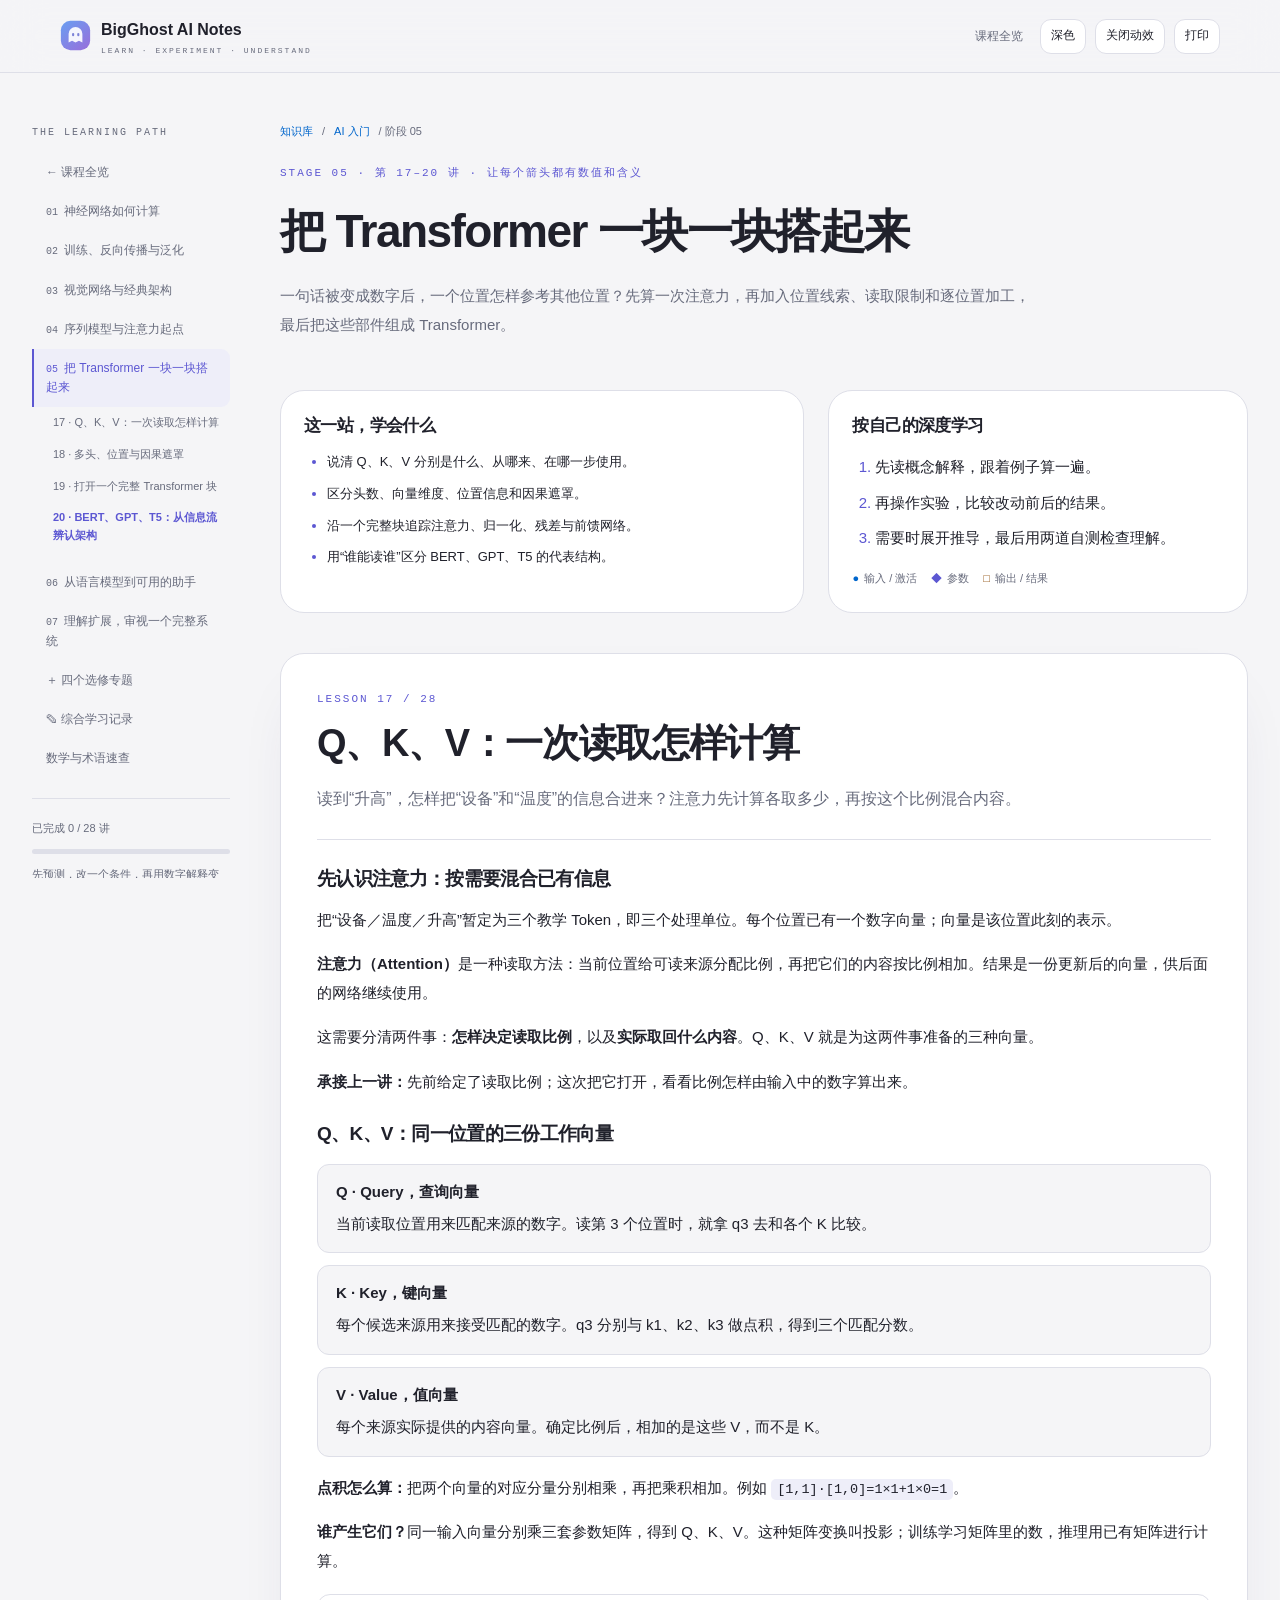
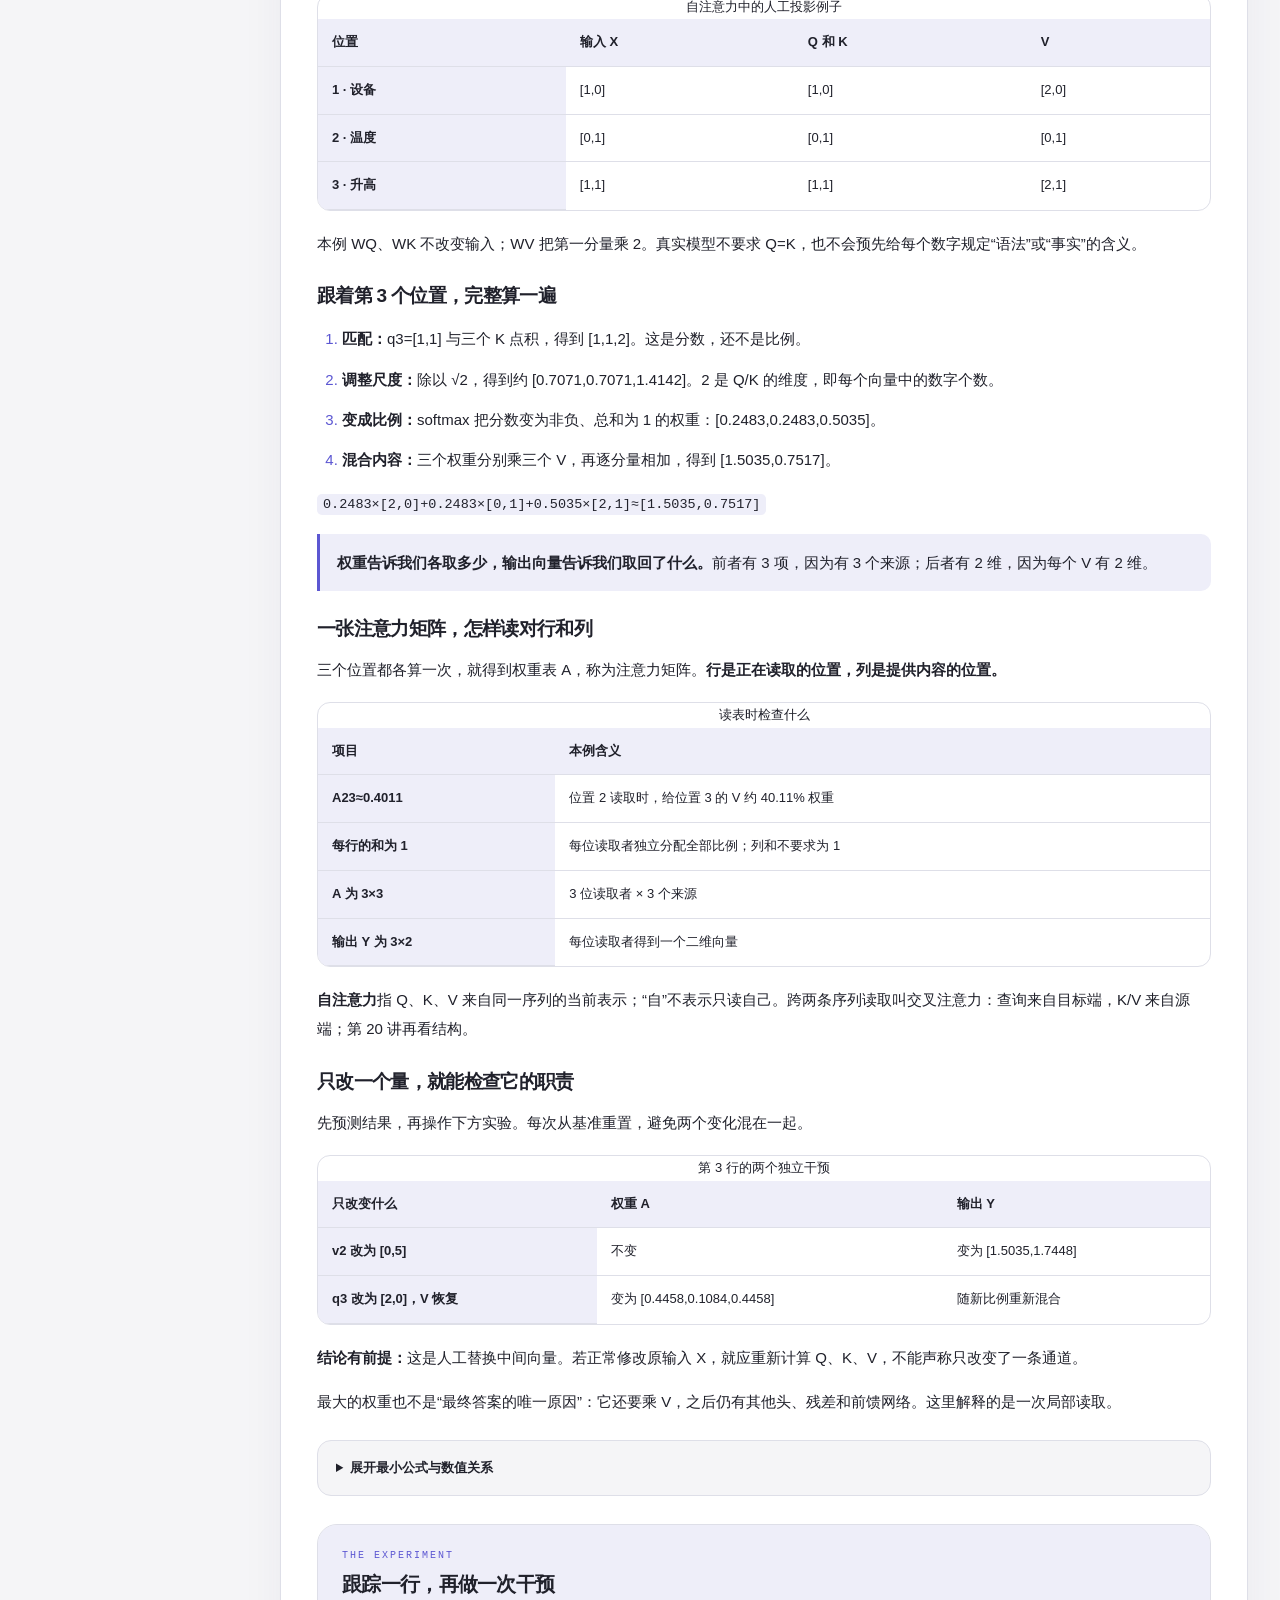
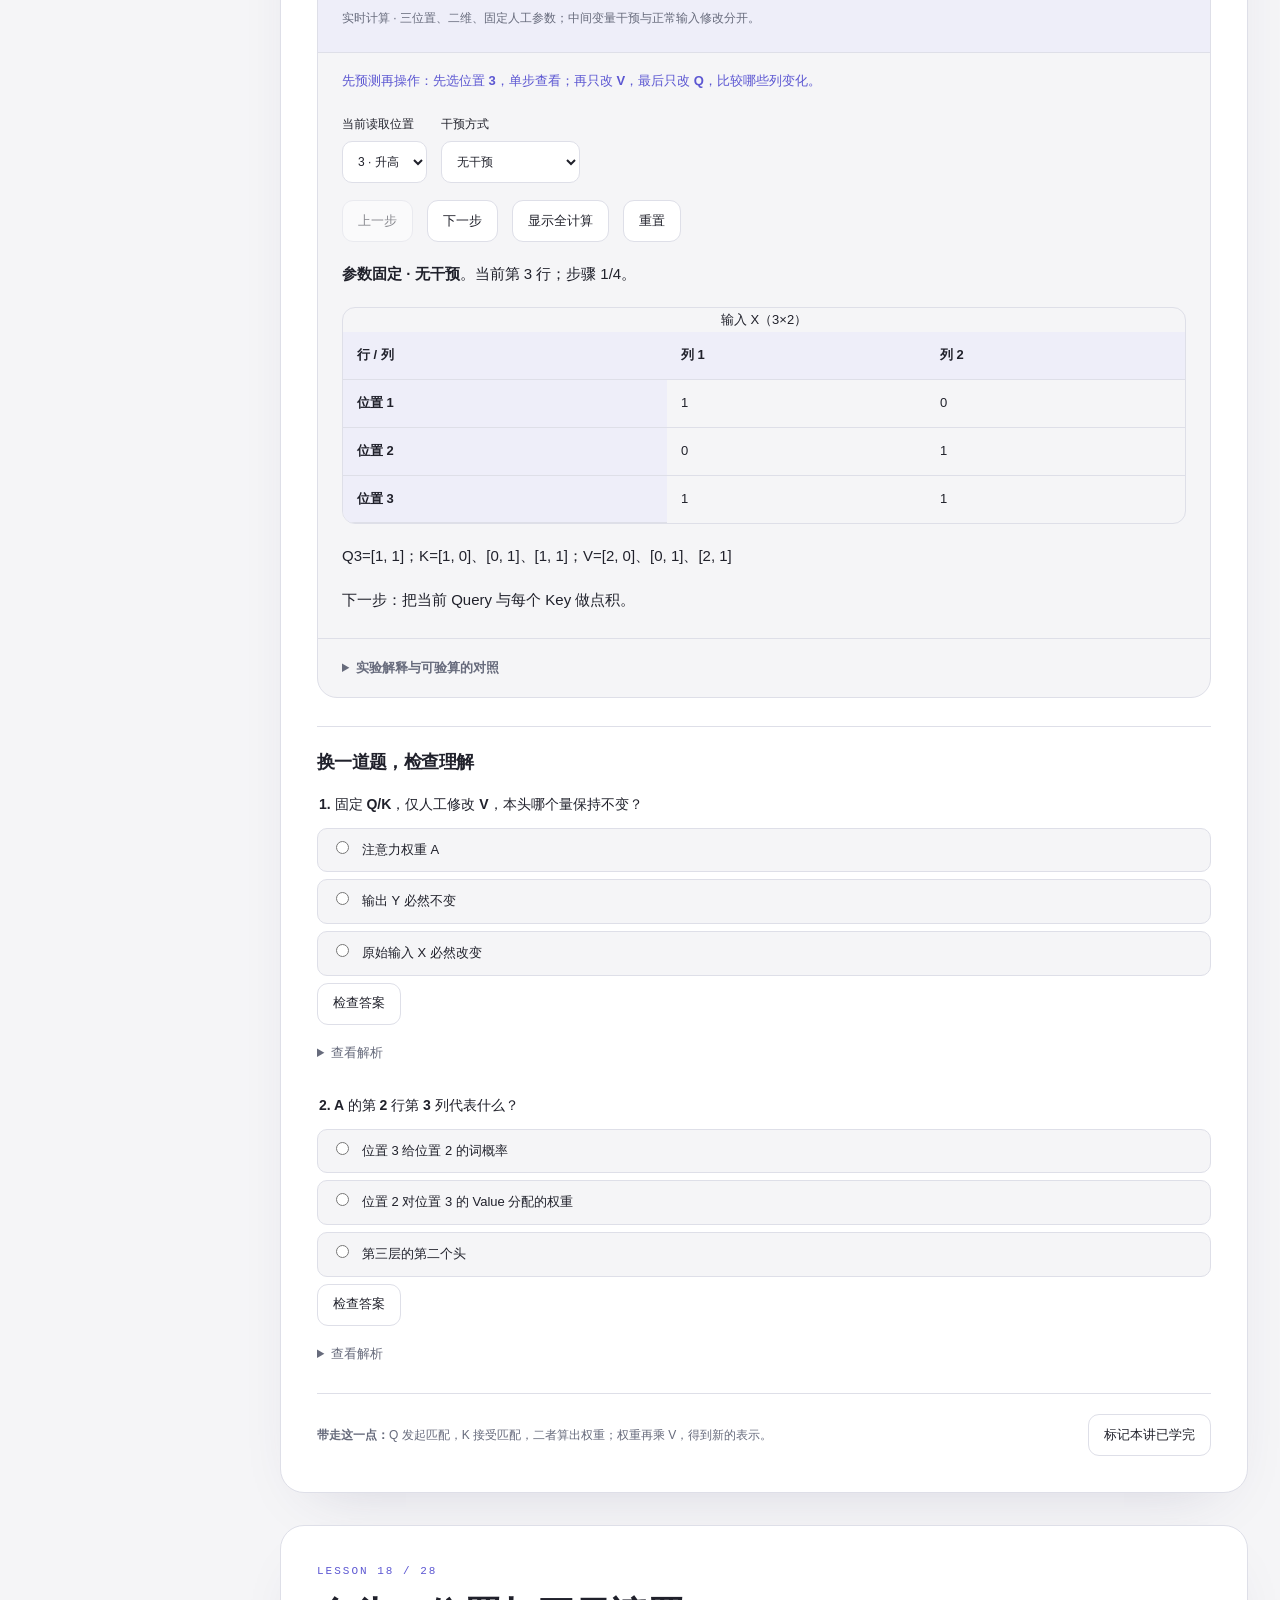
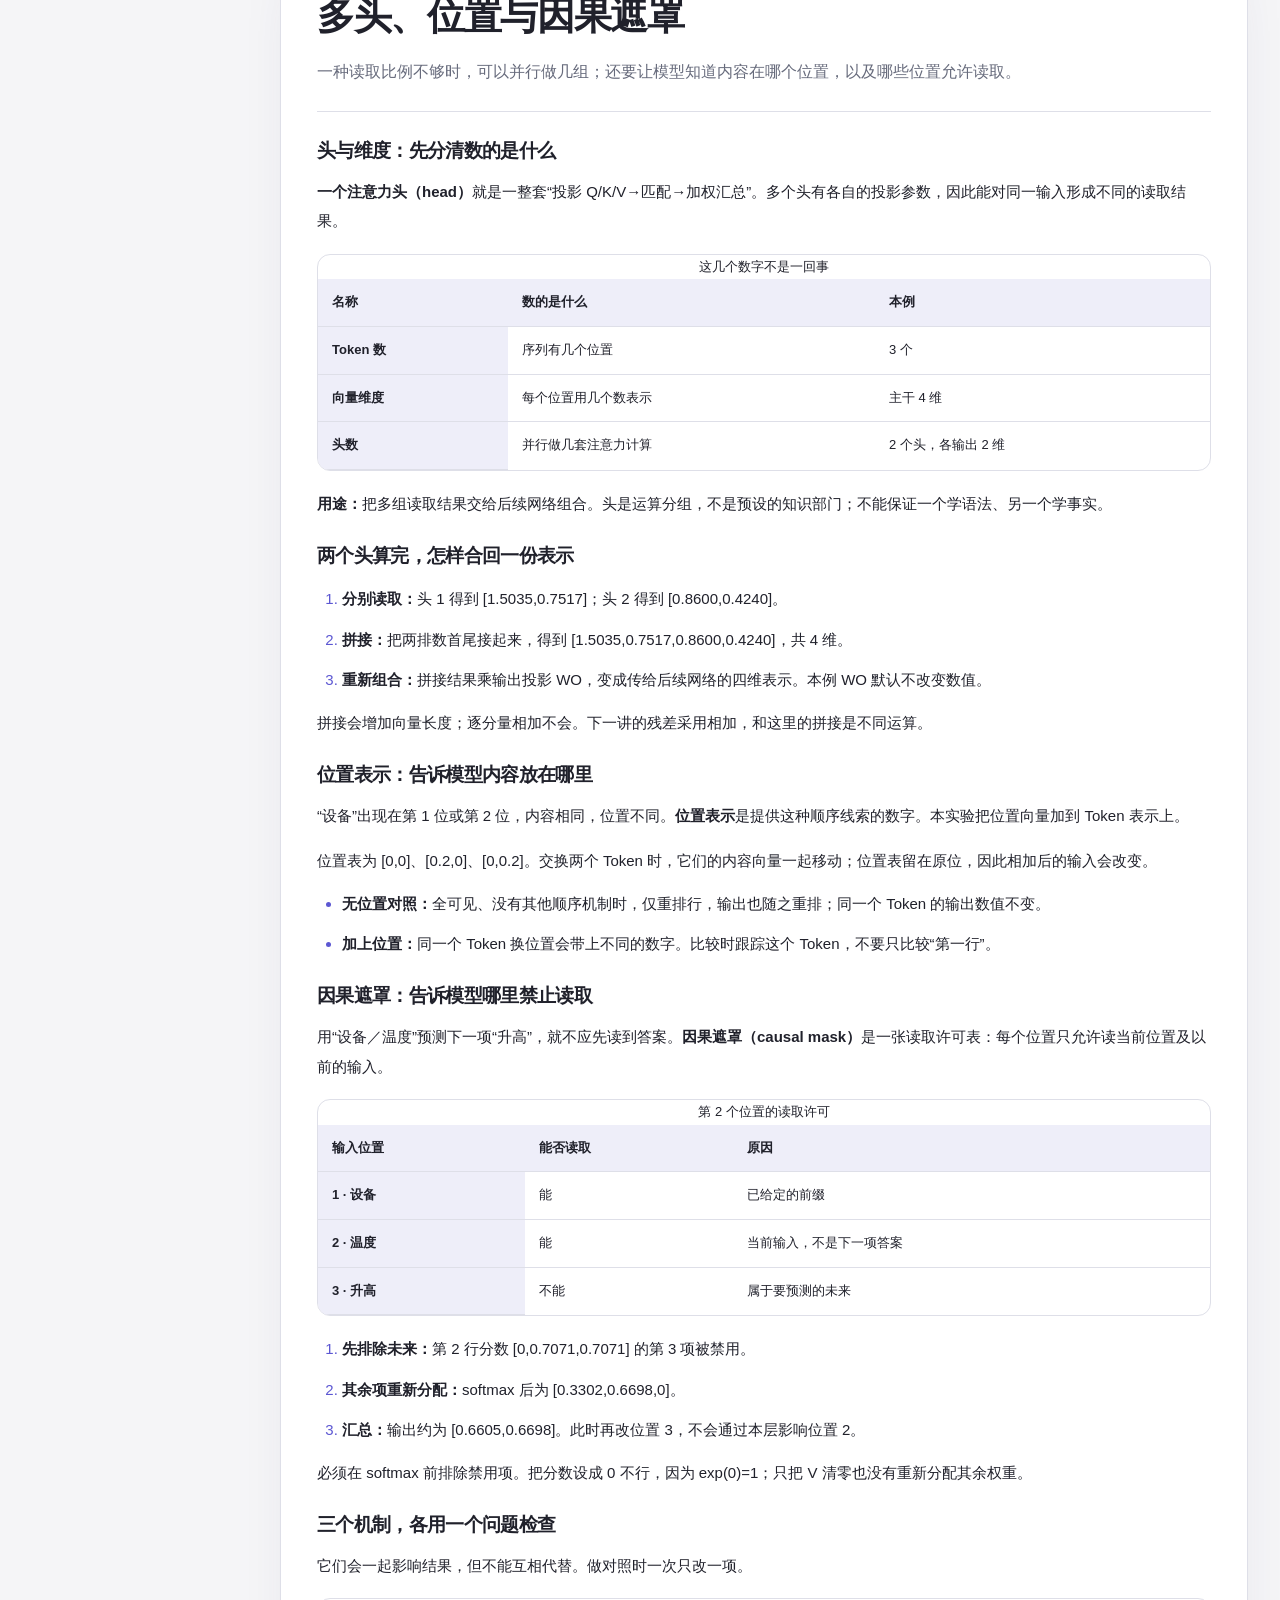
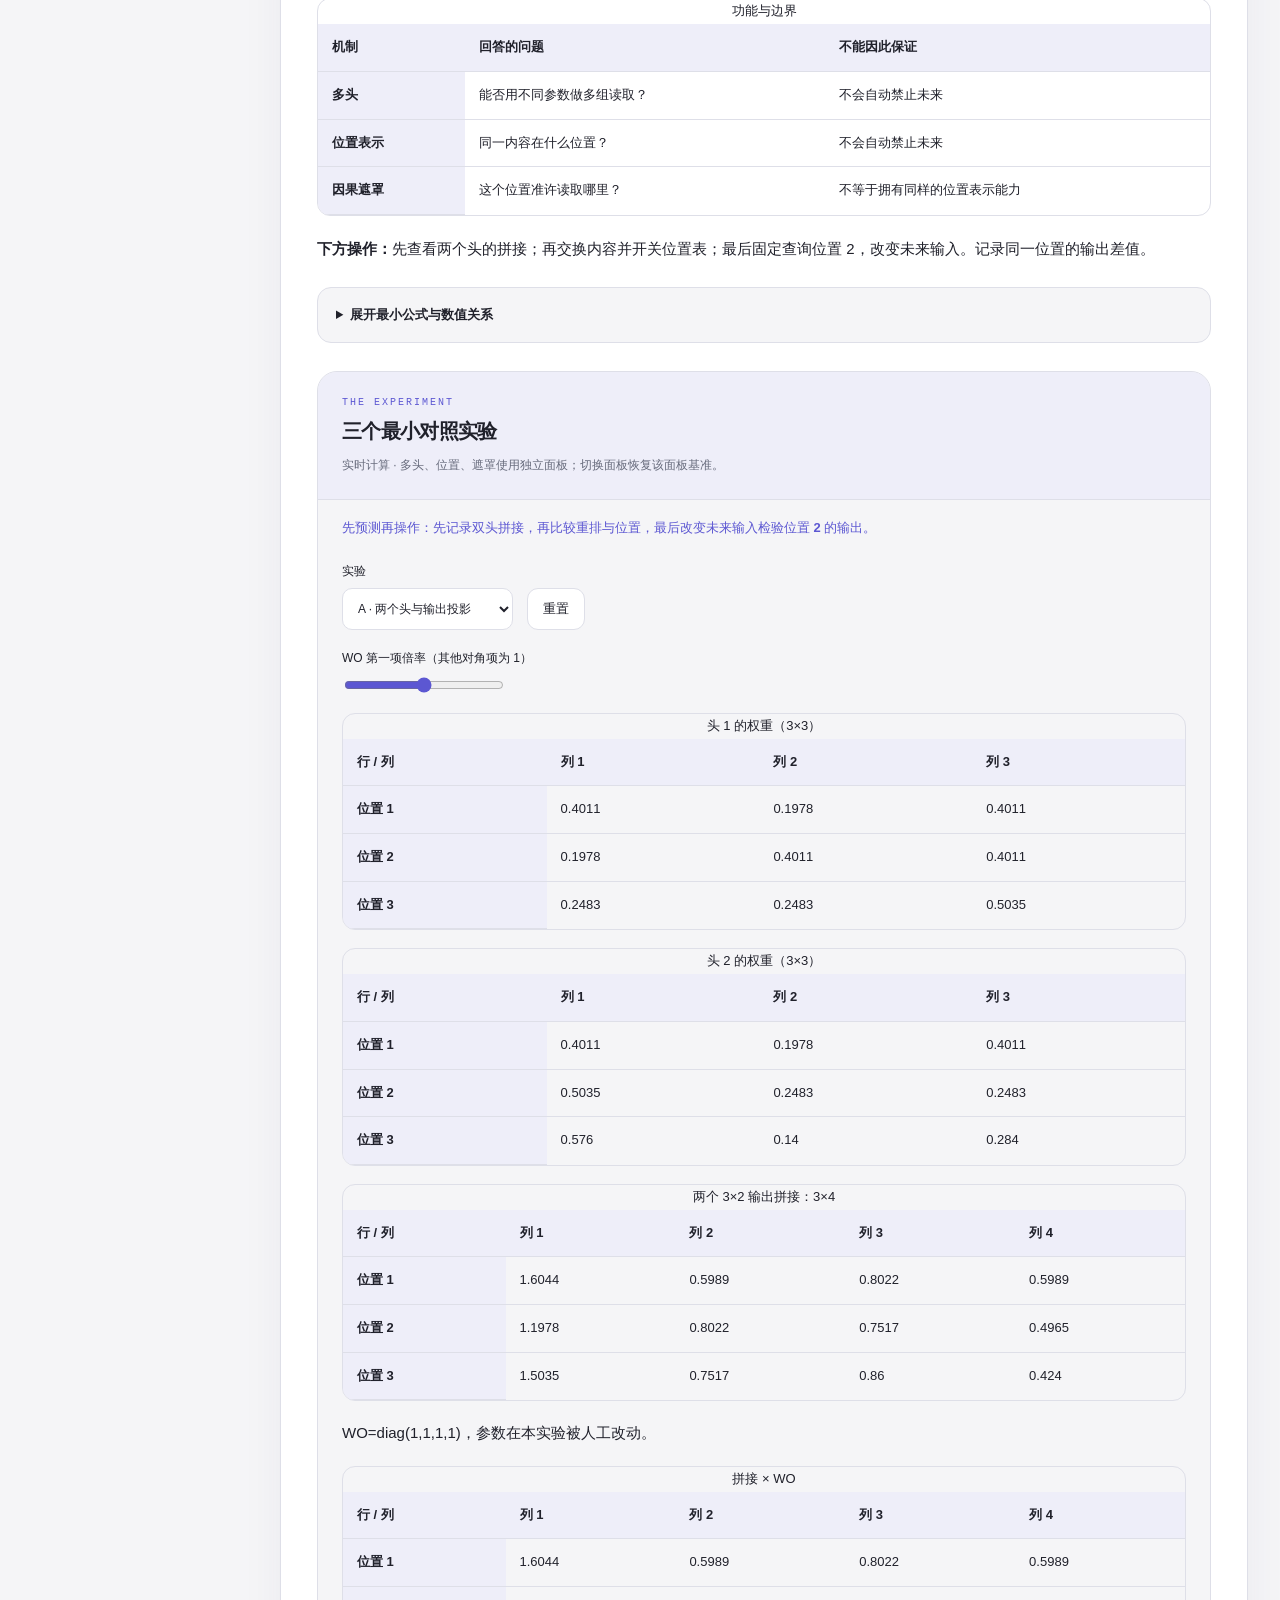
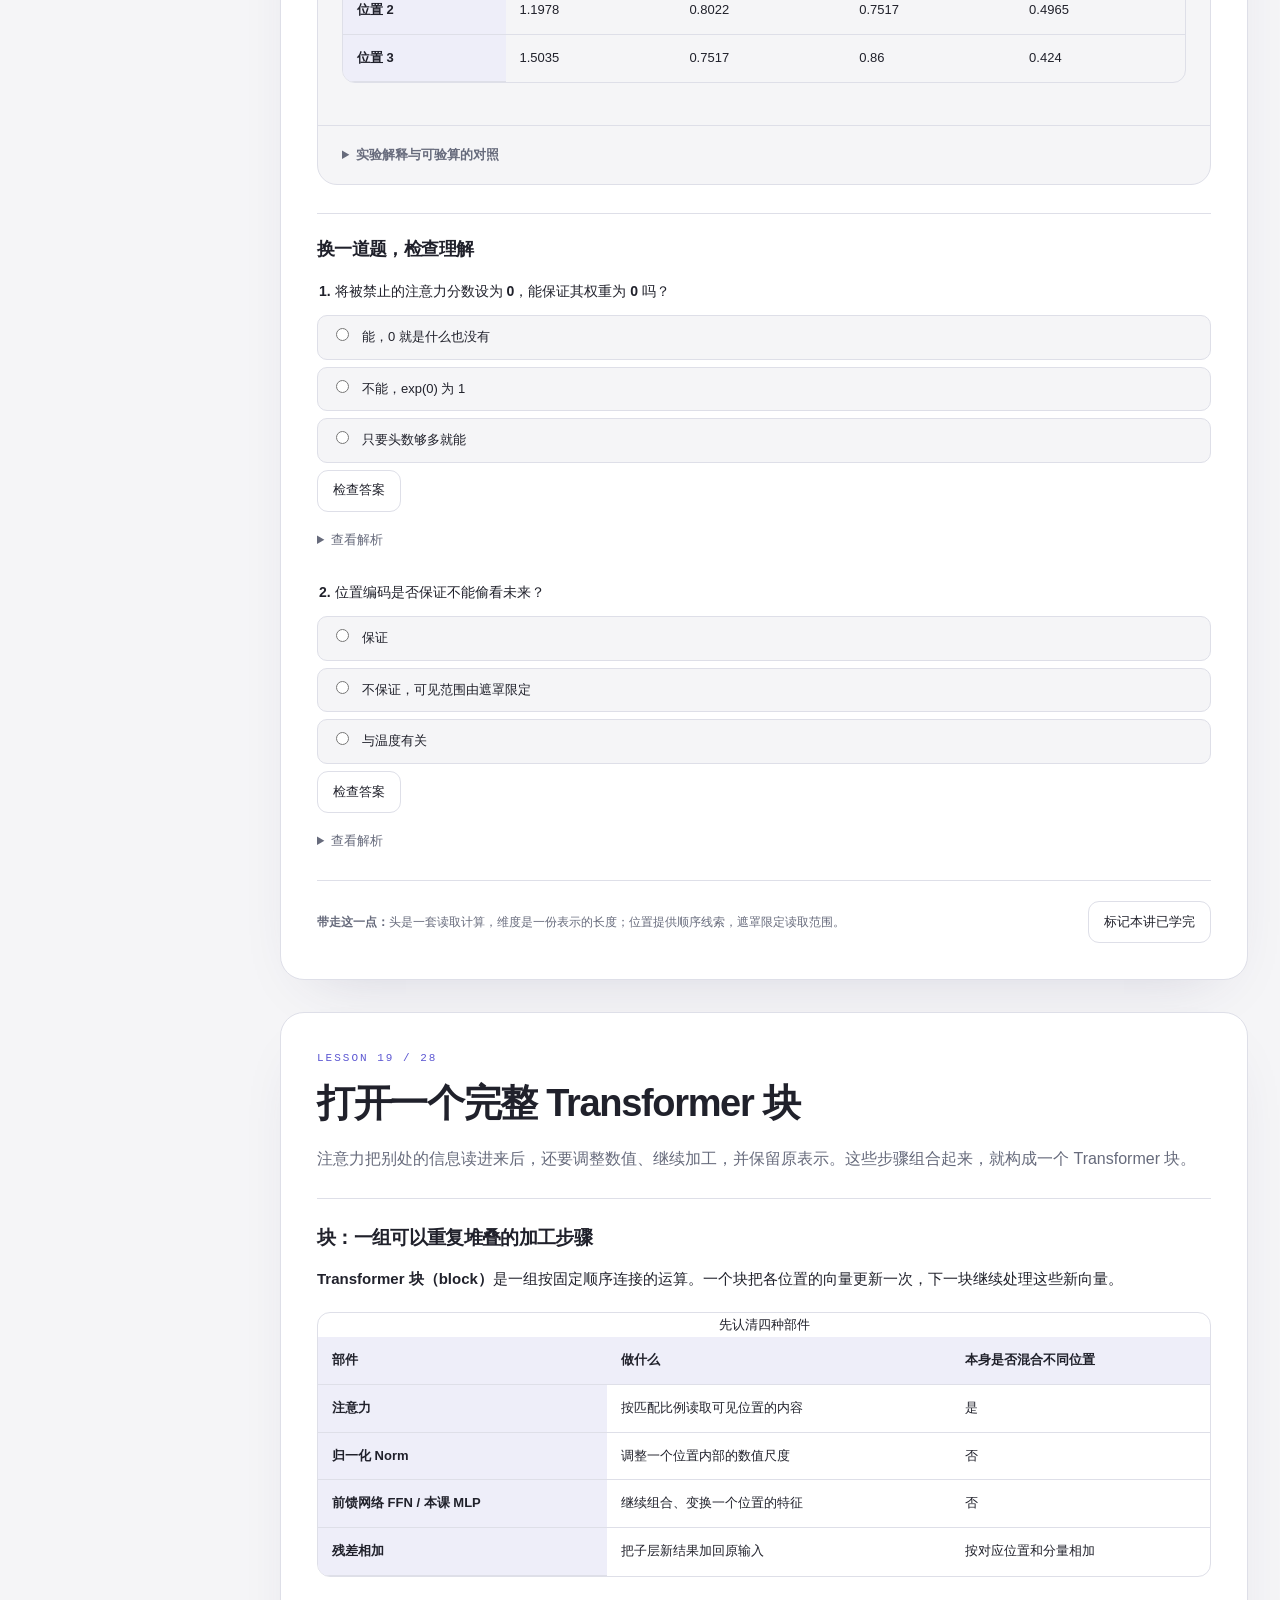
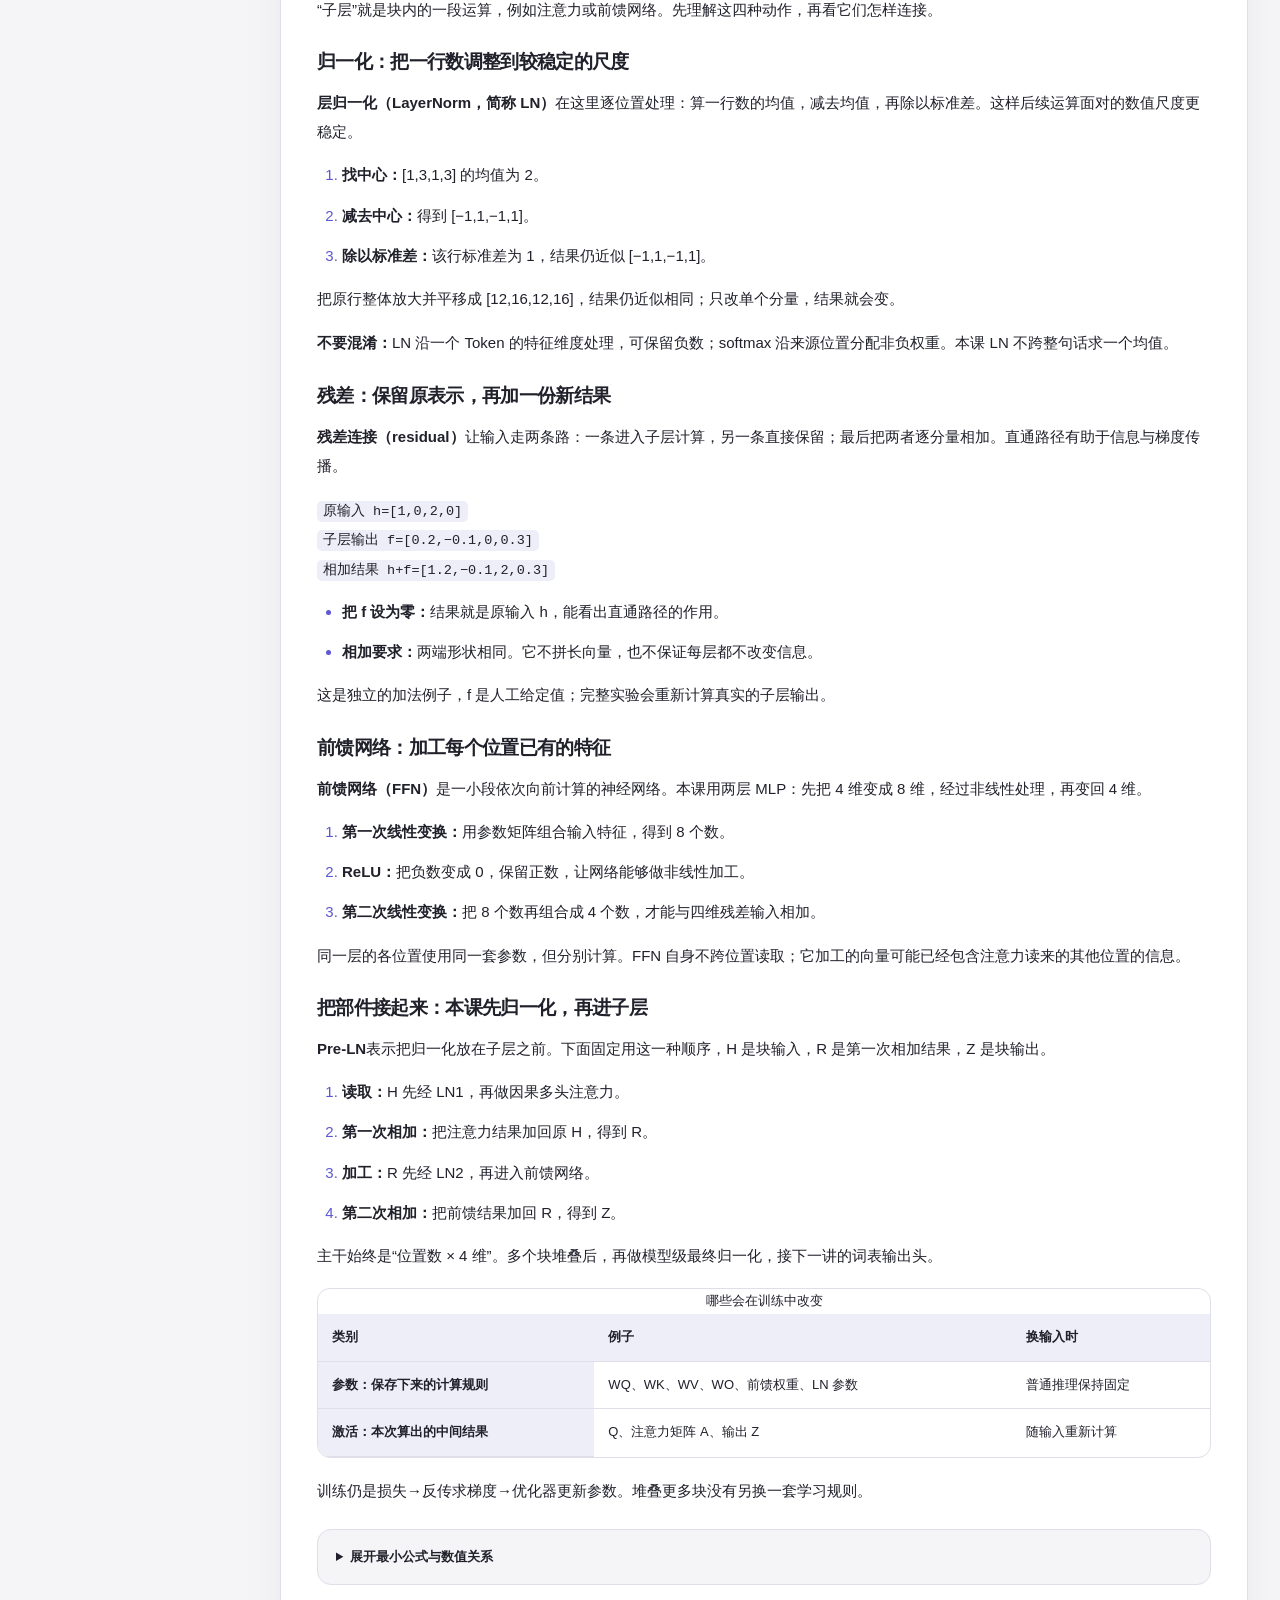
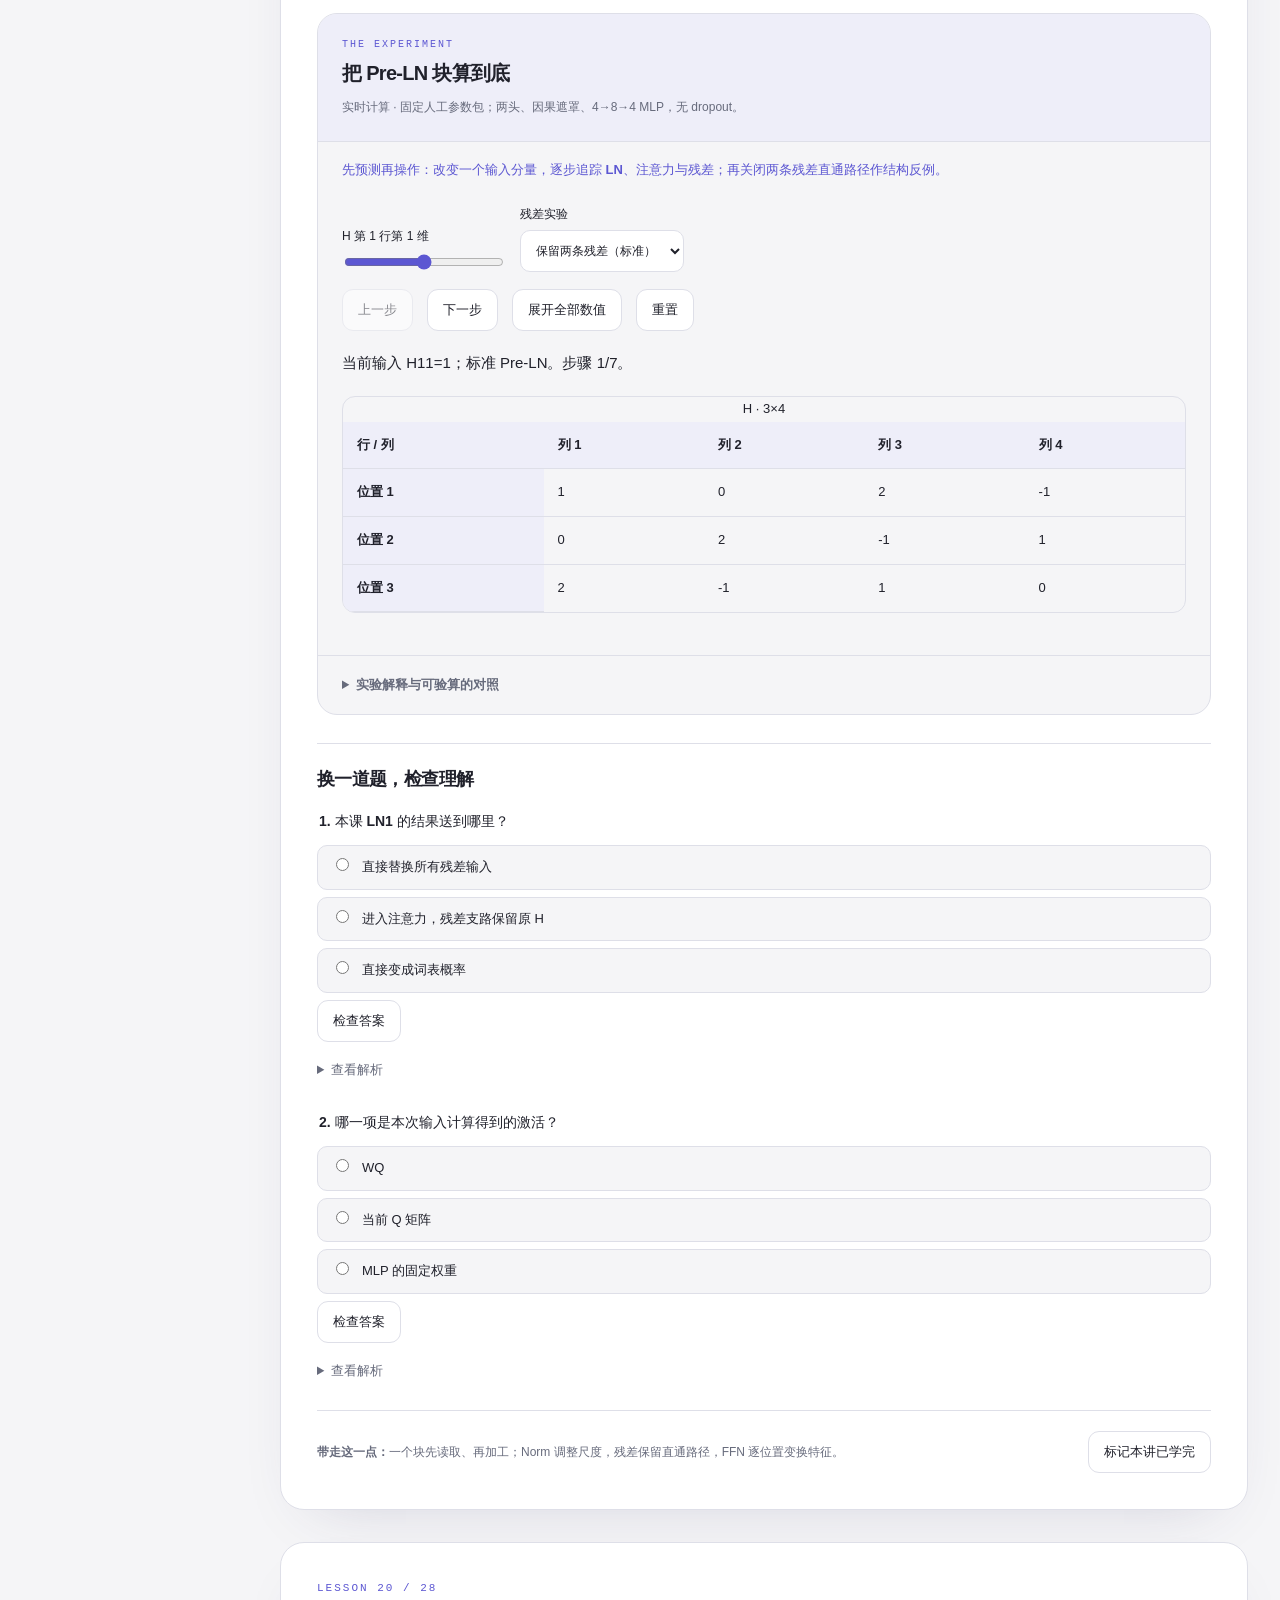
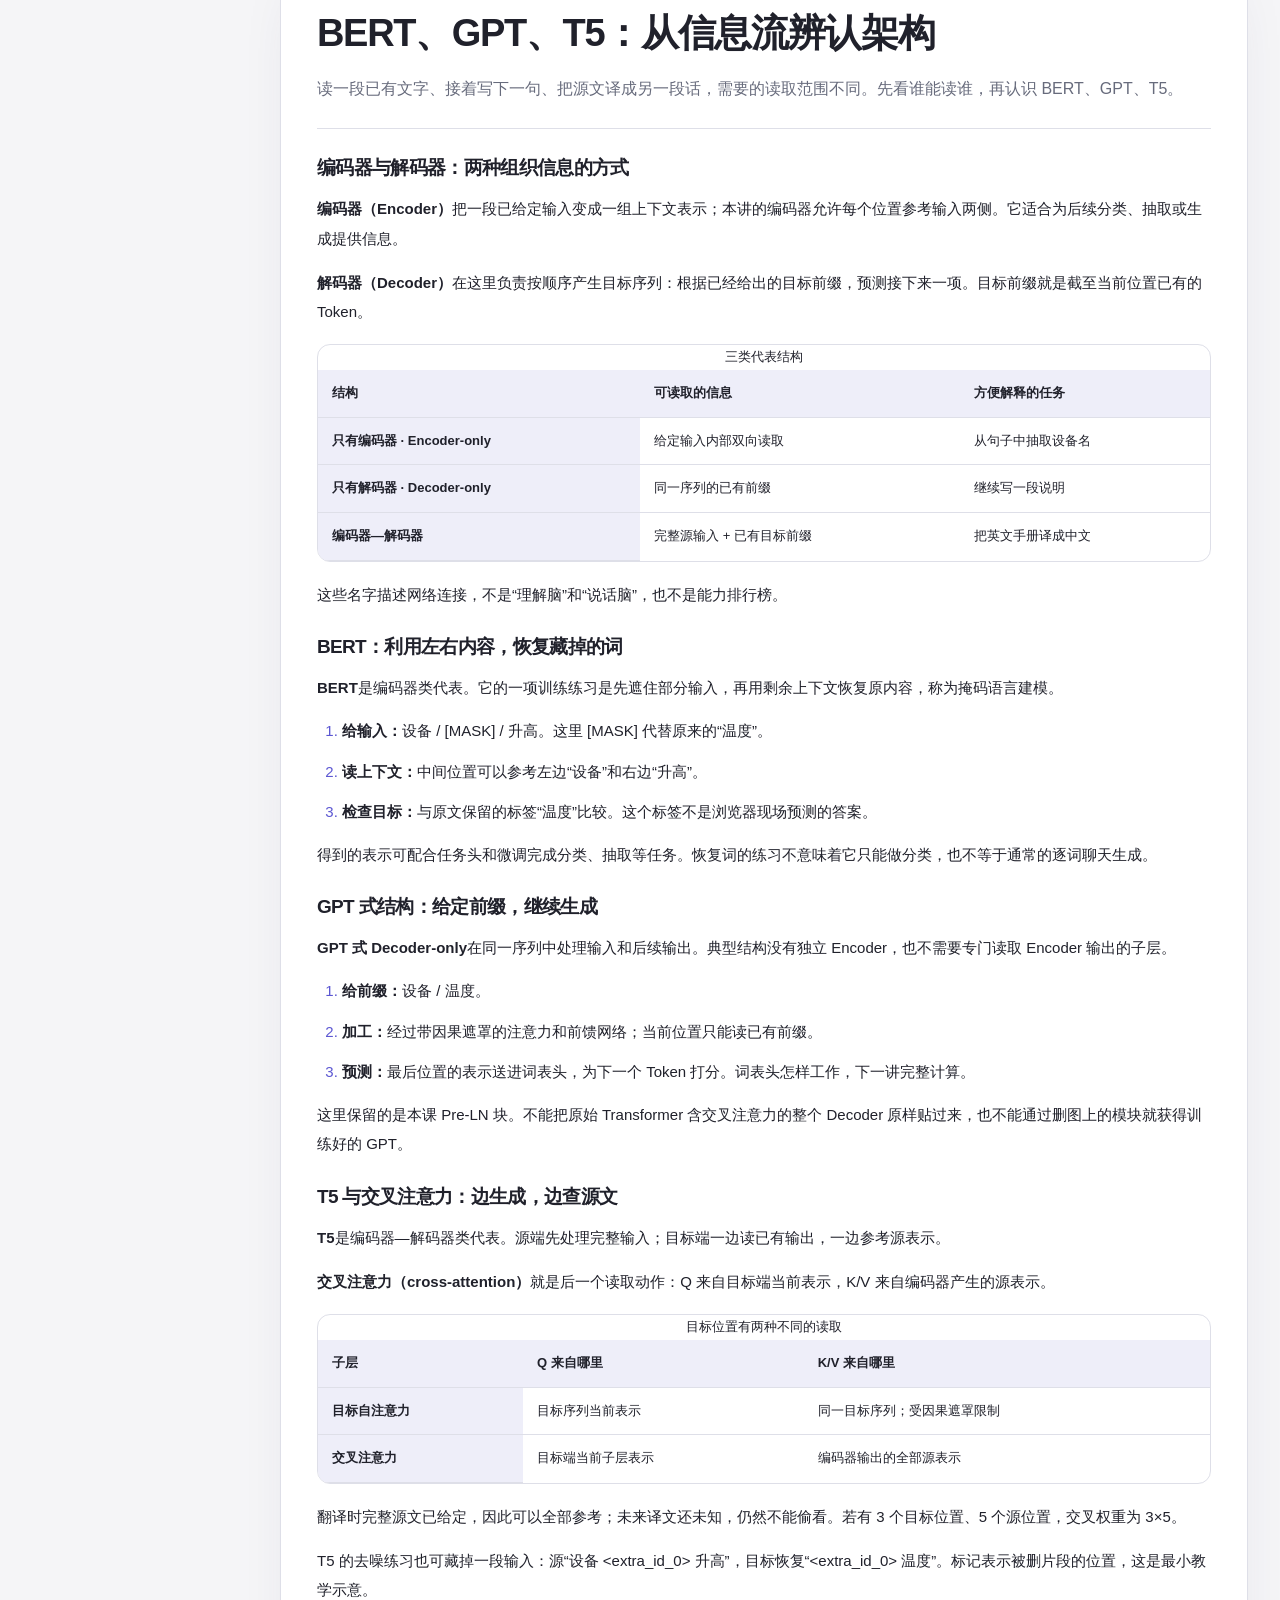
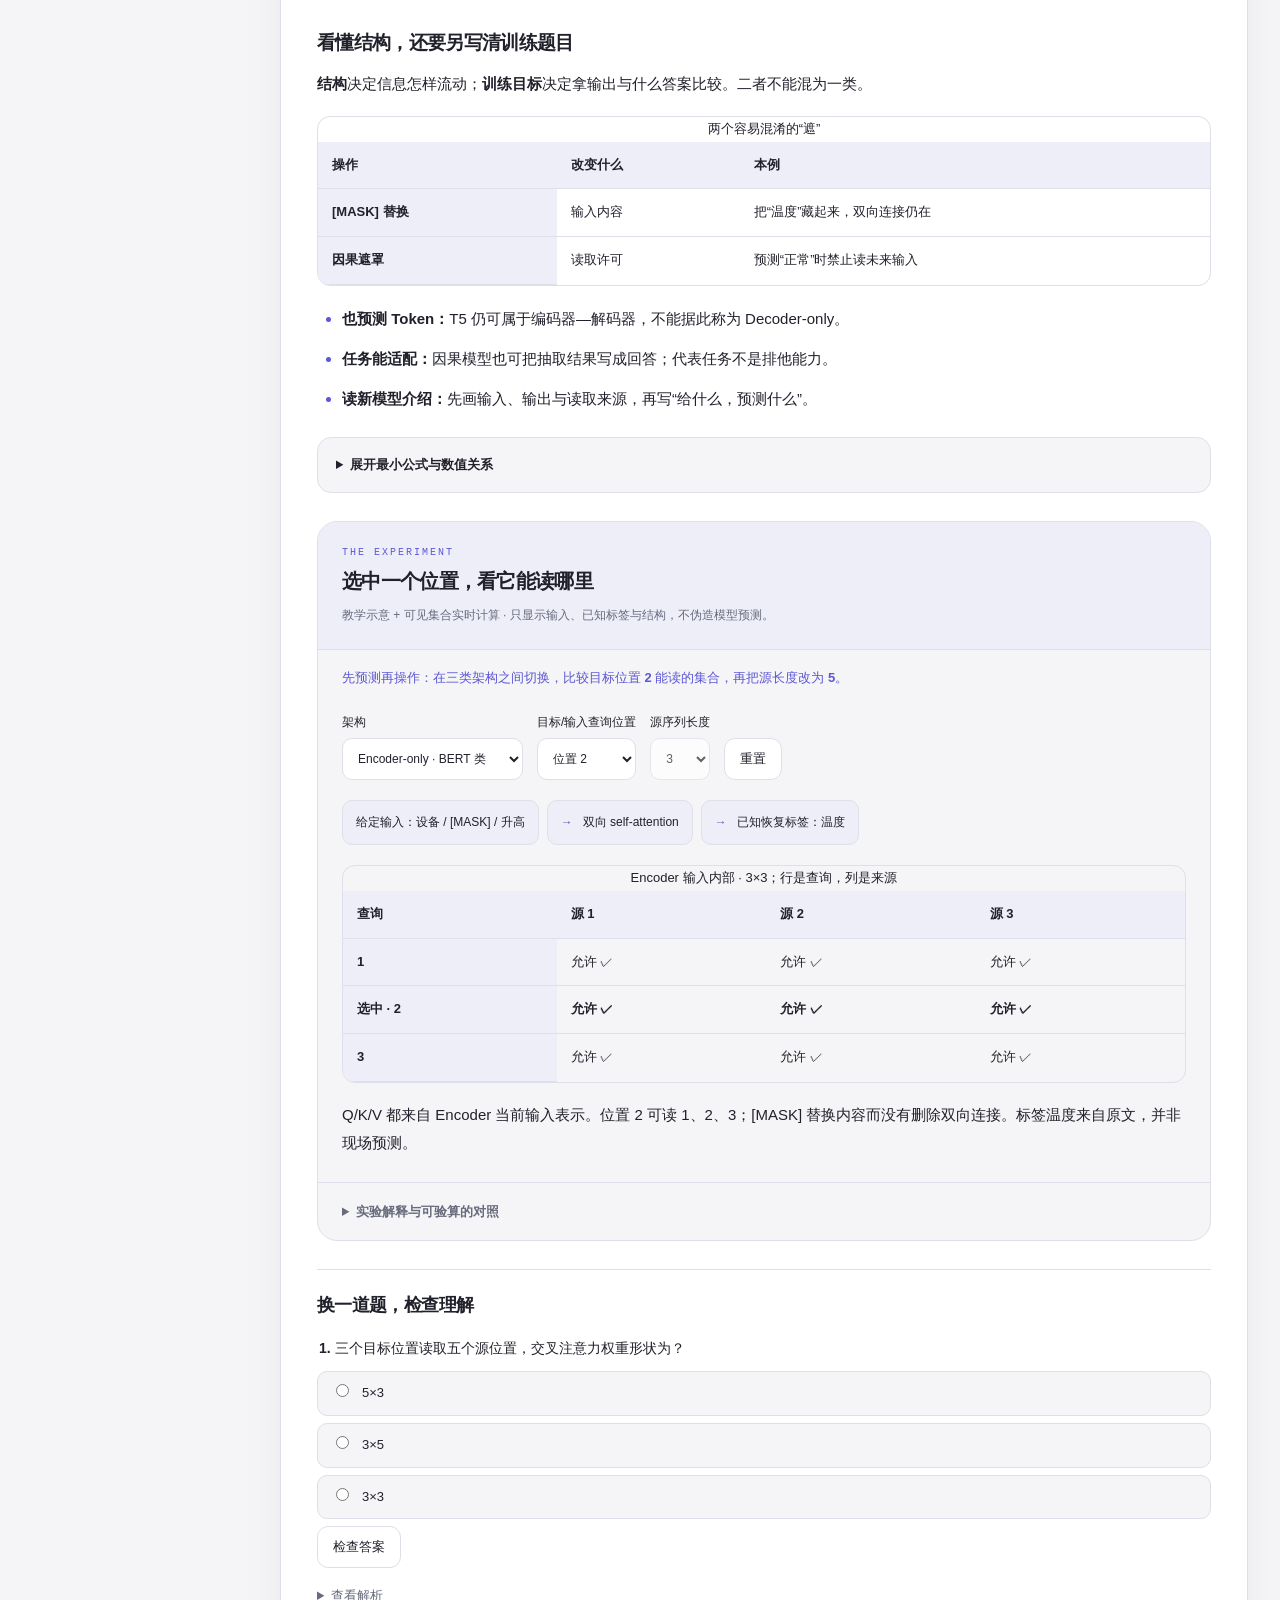
<file: site/notes/ai-foundations/stage-5.html>
<!DOCTYPE html><html lang="zh-CN" data-theme="light" data-motion="on"><head><meta charset="utf-8"><meta name="viewport" content="width=device-width,initial-scale=1"><title>把 Transformer 一块一块搭起来 · BigGhost AI Notes</title><meta name="description" content="一句话被变成数字后，一个位置怎样参考其他位置？先算一次注意力，再加入位置线索、读取限制和逐位置加工，最后把这些部件组成 Transformer。"><meta name="theme-color" content="#f5f5f7"><link rel="icon" href="../../favicon.ico" sizes="16x16 32x32 48x48">
<link rel="icon" type="image/svg+xml" sizes="any" href="[data-uri]"><script>try{const s=localStorage.getItem('bigghost-note-ai-foundations-theme');document.documentElement.dataset.theme=s==='dark'||(!s&&matchMedia('(prefers-color-scheme: dark)').matches)?'dark':'light';document.documentElement.dataset.motion=localStorage.getItem('bigghost-note-ai-foundations-motion')==='off'||matchMedia('(prefers-reduced-motion: reduce)').matches?'off':'on';}catch(_){}</script><link rel="stylesheet" href="assets/course.css"></head><body id="top"><a class="skip" href="#main">跳转到主要内容</a><header class="topbar"><div class="wrap topinner"><a class="brand" href="../../index.html"><img src="../../favicon.svg" alt=""><span>BigGhost AI Notes<small>LEARN · EXPERIMENT · UNDERSTAND</small></span></a><div class="top-actions"><a href="index.html">课程全览</a><button data-theme-toggle>深色</button><button data-motion-toggle>关闭动效</button><button data-print>打印</button></div></div></header><div class="shell"><aside class="side"><div class="side-label">THE LEARNING PATH</div><nav aria-label="课程目录"><a href="index.html">← 课程全览</a><a href="stage-1.html" class=""><small>01</small>神经网络如何计算</a><a href="stage-2.html" class=""><small>02</small>训练、反向传播与泛化</a><a href="stage-3.html" class=""><small>03</small>视觉网络与经典架构</a><a href="stage-4.html" class=""><small>04</small>序列模型与注意力起点</a><a href="stage-5.html" class="current" aria-current="page"><small>05</small>把 Transformer 一块一块搭起来</a><div class="lesson-nav"><a href="#lesson-17">17 · Q、K、V：一次读取怎样计算</a><a href="#lesson-18">18 · 多头、位置与因果遮罩</a><a href="#lesson-19">19 · 打开一个完整 Transformer 块</a><a href="#lesson-20">20 · BERT、GPT、T5：从信息流辨认架构</a></div><a href="stage-6.html" class=""><small>06</small>从语言模型到可用的助手</a><a href="stage-7.html" class=""><small>07</small>理解扩展，审视一个完整系统</a><a href="electives.html">＋ 四个选修专题</a><a href="workbook.html">✎ 综合学习记录</a><a href="index.html#toolbox">数学与术语速查</a></nav><div class="sidenote"><p data-progress-text>已完成 0 / 28 讲</p><div class="progress-track"><div class="progress-fill"></div></div><p>先预测，改一个条件，再用数字解释变化。</p><p data-storage-status>进度与笔记保存在此浏览器。</p><button data-export>导出学习记录</button></div></aside><main id="main"><details class="mobile-nav"><summary>课程目录 · 7 个阶段</summary><nav aria-label="手机课程目录"><a href="stage-1.html" class=""><small>01</small>神经网络如何计算</a><a href="stage-2.html" class=""><small>02</small>训练、反向传播与泛化</a><a href="stage-3.html" class=""><small>03</small>视觉网络与经典架构</a><a href="stage-4.html" class=""><small>04</small>序列模型与注意力起点</a><a href="stage-5.html" class="current" aria-current="page"><small>05</small>把 Transformer 一块一块搭起来</a><div class="lesson-nav"><a href="#lesson-17">17 · Q、K、V：一次读取怎样计算</a><a href="#lesson-18">18 · 多头、位置与因果遮罩</a><a href="#lesson-19">19 · 打开一个完整 Transformer 块</a><a href="#lesson-20">20 · BERT、GPT、T5：从信息流辨认架构</a></div><a href="stage-6.html" class=""><small>06</small>从语言模型到可用的助手</a><a href="stage-7.html" class=""><small>07</small>理解扩展，审视一个完整系统</a><a href="electives.html">＋ 四个选修专题</a><a href="workbook.html">✎ 综合学习记录</a><a href="index.html#toolbox">数学与术语速查</a></nav></details><header class="stage-hero"><div class="breadcrumb"><a href="../../index.html">知识库</a><span>/</span><a href="index.html">AI 入门</a><span>/ 阶段 05</span></div><div class="eyebrow">STAGE 05 · 第 17–20 讲 · 让每个箭头都有数值和含义</div><h1>把 Transformer 一块一块搭起来</h1><p class="lead">一句话被变成数字后，一个位置怎样参考其他位置？先算一次注意力，再加入位置线索、读取限制和逐位置加工，最后把这些部件组成 Transformer。</p></header><div class="stage-overview"><section class="card"><h2>这一站，学会什么</h2><ul><li>说清 Q、K、V 分别是什么、从哪来、在哪一步使用。</li><li>区分头数、向量维度、位置信息和因果遮罩。</li><li>沿一个完整块追踪注意力、归一化、残差与前馈网络。</li><li>用“谁能读谁”区分 BERT、GPT、T5 的代表结构。</li></ul></section><section class="card"><h2>按自己的深度学习</h2><ol><li>先读概念解释，跟着例子算一遍。</li><li>再操作实验，比较改动前后的结果。</li><li>需要时展开推导，最后用两道自测检查理解。</li></ol><div class="legend"><span>输入 / 激活</span><span>参数</span><span>输出 / 结果</span></div></section></div><section class="lesson" id="lesson-17"><header class="lesson-header"><div class="eyebrow">LESSON 17 / 28</div><h2>Q、K、V：一次读取怎样计算</h2><p>读到“升高”，怎样把“设备”和“温度”的信息合进来？注意力先计算各取多少，再按这个比例混合内容。</p></header><section class="lesson-part"><h3>先认识注意力：按需要混合已有信息</h3><p>把“设备／温度／升高”暂定为三个教学 Token，即三个处理单位。每个位置已有一个数字向量；向量是该位置此刻的表示。</p><p><strong>注意力（Attention）</strong>是一种读取方法：当前位置给可读来源分配比例，再把它们的内容按比例相加。结果是一份更新后的向量，供后面的网络继续使用。</p><p>这需要分清两件事：<strong>怎样决定读取比例</strong>，以及<strong>实际取回什么内容</strong>。Q、K、V 就是为这两件事准备的三种向量。</p><p><strong>承接上一讲：</strong>先前给定了读取比例；这次把它打开，看看比例怎样由输入中的数字算出来。</p></section><section class="lesson-part"><h3>Q、K、V：同一位置的三份工作向量</h3><dl class="concept-list"><div><dt><strong>Q · Query，查询向量</strong></dt><dd>当前读取位置用来匹配来源的数字。读第 3 个位置时，就拿 q3 去和各个 K 比较。</dd></div><div><dt><strong>K · Key，键向量</strong></dt><dd>每个候选来源用来接受匹配的数字。q3 分别与 k1、k2、k3 做点积，得到三个匹配分数。</dd></div><div><dt><strong>V · Value，值向量</strong></dt><dd>每个来源实际提供的内容向量。确定比例后，相加的是这些 V，而不是 K。</dd></div></dl><p><strong>点积怎么算：</strong>把两个向量的对应分量分别相乘，再把乘积相加。例如 <code>[1,1]·[1,0]=1×1+1×0=1</code>。</p><p><strong>谁产生它们？</strong>同一输入向量分别乘三套参数矩阵，得到 Q、K、V。这种矩阵变换叫投影；训练学习矩阵里的数，推理用已有矩阵进行计算。</p><div class="table-wrap"><table><caption>自注意力中的人工投影例子</caption><thead><tr><th scope="col">位置</th><th scope="col">输入 X</th><th scope="col">Q 和 K</th><th scope="col">V</th></tr></thead><tbody><tr><th scope="row">1 · 设备</th><td>[1,0]</td><td>[1,0]</td><td>[2,0]</td></tr><tr><th scope="row">2 · 温度</th><td>[0,1]</td><td>[0,1]</td><td>[0,1]</td></tr><tr><th scope="row">3 · 升高</th><td>[1,1]</td><td>[1,1]</td><td>[2,1]</td></tr></tbody></table></div><p>本例 WQ、WK 不改变输入；WV 把第一分量乘 2。真实模型不要求 Q=K，也不会预先给每个数字规定“语法”或“事实”的含义。</p></section><section class="lesson-part"><h3>跟着第 3 个位置，完整算一遍</h3><ol><li><strong>匹配：</strong>q3=[1,1] 与三个 K 点积，得到 [1,1,2]。这是分数，还不是比例。</li><li><strong>调整尺度：</strong>除以 √2，得到约 [0.7071,0.7071,1.4142]。2 是 Q/K 的维度，即每个向量中的数字个数。</li><li><strong>变成比例：</strong>softmax 把分数变为非负、总和为 1 的权重：[0.2483,0.2483,0.5035]。</li><li><strong>混合内容：</strong>三个权重分别乘三个 V，再逐分量相加，得到 [1.5035,0.7517]。</li></ol><p><code>0.2483×[2,0]+0.2483×[0,1]+0.5035×[2,1]≈[1.5035,0.7517]</code></p><div class="reading-note"><p><strong>权重告诉我们各取多少，输出向量告诉我们取回了什么。</strong>前者有 3 项，因为有 3 个来源；后者有 2 维，因为每个 V 有 2 维。</p></div></section><section class="lesson-part"><h3>一张注意力矩阵，怎样读对行和列</h3><p>三个位置都各算一次，就得到权重表 A，称为注意力矩阵。<strong>行是正在读取的位置，列是提供内容的位置。</strong></p><div class="table-wrap"><table><caption>读表时检查什么</caption><thead><tr><th scope="col">项目</th><th scope="col">本例含义</th></tr></thead><tbody><tr><th scope="row">A23≈0.4011</th><td>位置 2 读取时，给位置 3 的 V 约 40.11% 权重</td></tr><tr><th scope="row">每行的和为 1</th><td>每位读取者独立分配全部比例；列和不要求为 1</td></tr><tr><th scope="row">A 为 3×3</th><td>3 位读取者 × 3 个来源</td></tr><tr><th scope="row">输出 Y 为 3×2</th><td>每位读取者得到一个二维向量</td></tr></tbody></table></div><p><strong>自注意力</strong>指 Q、K、V 来自同一序列的当前表示；“自”不表示只读自己。跨两条序列读取叫交叉注意力：查询来自目标端，K/V 来自源端；第 20 讲再看结构。</p></section><section class="lesson-part"><h3>只改一个量，就能检查它的职责</h3><p>先预测结果，再操作下方实验。每次从基准重置，避免两个变化混在一起。</p><div class="table-wrap"><table><caption>第 3 行的两个独立干预</caption><thead><tr><th scope="col">只改变什么</th><th scope="col">权重 A</th><th scope="col">输出 Y</th></tr></thead><tbody><tr><th scope="row">v2 改为 [0,5]</th><td>不变</td><td>变为 [1.5035,1.7448]</td></tr><tr><th scope="row">q3 改为 [2,0]，V 恢复</th><td>变为 [0.4458,0.1084,0.4458]</td><td>随新比例重新混合</td></tr></tbody></table></div><p><strong>结论有前提：</strong>这是人工替换中间向量。若正常修改原输入 X，就应重新计算 Q、K、V，不能声称只改变了一条通道。</p><p>最大的权重也不是“最终答案的唯一原因”：它还要乘 V，之后仍有其他头、残差和前馈网络。这里解释的是一次局部读取。</p></section><details class="math-details"><summary>展开最小公式与数值关系</summary><div class="details-body"><p><strong>把上面的步骤写成公式：</strong><code>Q=XWQ，K=XWK，V=XWV</code>；<code>A=softmax(QKᵀ/√dₖ)，Y=AV</code>。</p><p>Kᵀ 表示把 K 的行列交换，以便一次算出所有点积；dₖ 是 Q/K 向量的维度。softmax 在每一行内执行。</p><div class="table-wrap"><table><caption>本例固定参数，省略偏置</caption><thead><tr><th scope="col">矩阵</th><th scope="col">数值</th></tr></thead><tbody><tr><th scope="row">WQ、WK</th><td>[[1,0],[0,1]]</td></tr><tr><th scope="row">WV</th><td>[[2,0],[0,1]]</td></tr></tbody></table></div><details><summary>展开：softmax 的算术与前一讲的独立例子</summary><div class="details-body"><p>对一行分数逐项取指数，再除以这些指数的总和。实际计算先减去该行最大分数，可保持结果不变并避免指数溢出。</p><p>点积同时受方向和大小影响，不等同余弦相似度。除以 √dₖ 调整分数尺度；把分数变成比例的是 softmax。</p><p>前一讲独立例子：权重 [0.2,0.5,0.3] 混合 [1,0]、[0,2]、[1,1]，得到 [0.5,1.3]。本讲加入新投影，因此重新计算全部中间量。</p></div></details></div></details><section class="lab-box" aria-label="跟踪一行，再做一次干预"><div class="lab-heading"><div class="eyebrow">THE EXPERIMENT</div><h3>跟踪一行，再做一次干预</h3><p>实时计算 · 三位置、二维、固定人工参数；中间变量干预与正常输入修改分开。</p></div><p class="lab-task">先预测再操作：先选位置 3，单步查看；再只改 V，最后只改 Q，比较哪些列变化。</p><div class="lab" data-lab="qkv"><div class="controls"><label class="control">当前读取位置<select data-query><option value="0">1 · 设备</option><option value="1">2 · 温度</option><option value="2" selected>3 · 升高</option></select></label><label class="control">干预方式<select data-mode><option value="base">无干预</option><option value="value">只将 v2 改为 [0,5]</option><option value="query">只将 q3 改为 [2,0]</option></select></label></div><div class="controls"><button data-action="back">上一步</button><button data-action="step">下一步</button><button data-action="all">显示全计算</button><button data-action="reset">重置</button></div><div class="lab-output" data-out aria-live="polite"></div></div><details class="lab-explanation"><summary>实验解释与可验算的对照</summary><div class="details-body"><div class="table-wrap"><table><caption>实验与打印对照</caption><thead><tr><th scope="col">条件</th><th scope="col">第 3 行权重 A</th><th scope="col">第 3 行输出 Y</th></tr></thead><tbody><tr><th scope="row">基准</th><td>[0.2483,0.2483,0.5035]</td><td>[1.5035,0.7517]</td></tr><tr><th scope="row">只改 v2=[0,5]</th><td>与基准相同</td><td>[1.5035,1.7448]</td></tr><tr><th scope="row">恢复 V，只改 q3=[2,0]</th><td>[0.4458,0.1084,0.4458]</td><td>按新权重重新混合 V</td></tr></tbody></table></div><p>行和为 1。读多少由 Q/K 的匹配决定；读回什么还取决于 V。</p></div></details><noscript><p class="callout">JavaScript 已关闭。请阅读实验解释中的完整数值对照；启用 JavaScript 可操作控件。</p></noscript></section><div class="quiz"><h3>换一道题，检查理解</h3><fieldset data-quiz data-correct="0"><legend>1. 固定 Q/K，仅人工修改 V，本头哪个量保持不变？</legend><label class="quiz-option"><input type="radio" name="q-17-0" value="0"><span>注意力权重 A</span></label><label class="quiz-option"><input type="radio" name="q-17-0" value="1"><span>输出 Y 必然不变</span></label><label class="quiz-option"><input type="radio" name="q-17-0" value="2"><span>原始输入 X 必然改变</span></label><button data-check>检查答案</button><div class="quiz-feedback" role="status"></div><details class="quiz-answer"><summary>查看解析</summary><div class="details-body"><strong>参考答案：注意力权重 A</strong><p data-answer-text>权重先由 Q/K 计算出来，V 到最后的加权相加时才使用。因此只改 V，当前权重 A 不变，输出可能变。</p></div></details></fieldset><fieldset data-quiz data-correct="1"><legend>2. A 的第 2 行第 3 列代表什么？</legend><label class="quiz-option"><input type="radio" name="q-17-1" value="0"><span>位置 3 给位置 2 的词概率</span></label><label class="quiz-option"><input type="radio" name="q-17-1" value="1"><span>位置 2 对位置 3 的 Value 分配的权重</span></label><label class="quiz-option"><input type="radio" name="q-17-1" value="2"><span>第三层的第二个头</span></label><button data-check>检查答案</button><div class="quiz-feedback" role="status"></div><details class="quiz-answer"><summary>查看解析</summary><div class="details-body"><strong>参考答案：位置 2 对位置 3 的 Value 分配的权重</strong><p data-answer-text>先读行号：位置 2 正在读取。再读列号：它给位置 3 提供的 Value 分配多少比例。</p></div></details></fieldset></div><div class="lesson-end"><p><strong>带走这一点：</strong>Q 发起匹配，K 接受匹配，二者算出权重；权重再乘 V，得到新的表示。</p><button data-complete="17" aria-pressed="false">标记本讲已学完</button></div></section><section class="lesson" id="lesson-18"><header class="lesson-header"><div class="eyebrow">LESSON 18 / 28</div><h2>多头、位置与因果遮罩</h2><p>一种读取比例不够时，可以并行做几组；还要让模型知道内容在哪个位置，以及哪些位置允许读取。</p></header><section class="lesson-part"><h3>头与维度：先分清数的是什么</h3><p><strong>一个注意力头（head）</strong>就是一整套“投影 Q/K/V→匹配→加权汇总”。多个头有各自的投影参数，因此能对同一输入形成不同的读取结果。</p><div class="table-wrap"><table><caption>这几个数字不是一回事</caption><thead><tr><th scope="col">名称</th><th scope="col">数的是什么</th><th scope="col">本例</th></tr></thead><tbody><tr><th scope="row">Token 数</th><td>序列有几个位置</td><td>3 个</td></tr><tr><th scope="row">向量维度</th><td>每个位置用几个数表示</td><td>主干 4 维</td></tr><tr><th scope="row">头数</th><td>并行做几套注意力计算</td><td>2 个头，各输出 2 维</td></tr></tbody></table></div><p><strong>用途：</strong>把多组读取结果交给后续网络组合。头是运算分组，不是预设的知识部门；不能保证一个学语法、另一个学事实。</p></section><section class="lesson-part"><h3>两个头算完，怎样合回一份表示</h3><ol><li><strong>分别读取：</strong>头 1 得到 [1.5035,0.7517]；头 2 得到 [0.8600,0.4240]。</li><li><strong>拼接：</strong>把两排数首尾接起来，得到 [1.5035,0.7517,0.8600,0.4240]，共 4 维。</li><li><strong>重新组合：</strong>拼接结果乘输出投影 WO，变成传给后续网络的四维表示。本例 WO 默认不改变数值。</li></ol><p>拼接会增加向量长度；逐分量相加不会。下一讲的残差采用相加，和这里的拼接是不同运算。</p></section><section class="lesson-part"><h3>位置表示：告诉模型内容放在哪里</h3><p>“设备”出现在第 1 位或第 2 位，内容相同，位置不同。<strong>位置表示</strong>是提供这种顺序线索的数字。本实验把位置向量加到 Token 表示上。</p><p>位置表为 [0,0]、[0.2,0]、[0,0.2]。交换两个 Token 时，它们的内容向量一起移动；位置表留在原位，因此相加后的输入会改变。</p><ul><li><strong>无位置对照：</strong>全可见、没有其他顺序机制时，仅重排行，输出也随之重排；同一个 Token 的输出数值不变。</li><li><strong>加上位置：</strong>同一个 Token 换位置会带上不同的数字。比较时跟踪这个 Token，不要只比较“第一行”。</li></ul></section><section class="lesson-part"><h3>因果遮罩：告诉模型哪里禁止读取</h3><p>用“设备／温度”预测下一项“升高”，就不应先读到答案。<strong>因果遮罩（causal mask）</strong>是一张读取许可表：每个位置只允许读当前位置及以前的输入。</p><div class="table-wrap"><table><caption>第 2 个位置的读取许可</caption><thead><tr><th scope="col">输入位置</th><th scope="col">能否读取</th><th scope="col">原因</th></tr></thead><tbody><tr><th scope="row">1 · 设备</th><td>能</td><td>已给定的前缀</td></tr><tr><th scope="row">2 · 温度</th><td>能</td><td>当前输入，不是下一项答案</td></tr><tr><th scope="row">3 · 升高</th><td>不能</td><td>属于要预测的未来</td></tr></tbody></table></div><ol><li><strong>先排除未来：</strong>第 2 行分数 [0,0.7071,0.7071] 的第 3 项被禁用。</li><li><strong>其余项重新分配：</strong>softmax 后为 [0.3302,0.6698,0]。</li><li><strong>汇总：</strong>输出约为 [0.6605,0.6698]。此时再改位置 3，不会通过本层影响位置 2。</li></ol><p>必须在 softmax 前排除禁用项。把分数设成 0 不行，因为 exp(0)=1；只把 V 清零也没有重新分配其余权重。</p></section><section class="lesson-part"><h3>三个机制，各用一个问题检查</h3><p>它们会一起影响结果，但不能互相代替。做对照时一次只改一项。</p><div class="table-wrap"><table><caption>功能与边界</caption><thead><tr><th scope="col">机制</th><th scope="col">回答的问题</th><th scope="col">不能因此保证</th></tr></thead><tbody><tr><th scope="row">多头</th><td>能否用不同参数做多组读取？</td><td>不会自动禁止未来</td></tr><tr><th scope="row">位置表示</th><td>同一内容在什么位置？</td><td>不会自动禁止未来</td></tr><tr><th scope="row">因果遮罩</th><td>这个位置准许读取哪里？</td><td>不等于拥有同样的位置表示能力</td></tr></tbody></table></div><p><strong>下方操作：</strong>先查看两个头的拼接；再交换内容并开关位置表；最后固定查询位置 2，改变未来输入。记录同一位置的输出差值。</p></section><details class="math-details"><summary>展开最小公式与数值关系</summary><div class="details-body"><p><code>MultiHead(X)=Concat(head1,head2)WO</code>。Concat 是拼接；本例两个 3×2 输出拼成 3×4，再乘 4×4 的 WO。</p><p><code>A=softmax(QKᵀ/√dₖ+M)</code>。M 是许可表的数学写法：允许项为 0，禁止项为 −∞；浏览器直接跳过禁止项。</p><details><summary>展开：双头算例的全部设定</summary><div class="details-body"><p>新四维输入为 X4=[[1,0,1,0],[0,1,0,1],[1,1,1,1]]。重复分量只是为了沿用已会计算的数字。</p><div class="table-wrap"><table><caption>各头怎样取数</caption><thead><tr><th scope="col">头</th><th scope="col">Q / K</th><th scope="col">V</th><th scope="col">第 3 行权重</th></tr></thead><tbody><tr><th scope="row">头 1</th><td>取前两维，Q/K 不变</td><td>第一分量乘 2</td><td>[0.2483,0.2483,0.5035]</td></tr><tr><th scope="row">头 2</th><td>取后两维，Q 第二分量取反，K 不变</td><td>不变</td><td>[0.5760,0.1400,0.2840]</td></tr></tbody></table></div><p>WO 默认是 4×4 单位矩阵。改变其第一个对角项，只缩放拼接结果的第一分量。</p></div></details><details><summary>展开：位置表示还有别的做法</summary><div class="details-body"><p>加法位置表示可来自固定函数，也可通过训练学习。RoPE 用按位置旋转 Q/K 分量的方式，让匹配带有相对位置关系；它不是把旋转结果统一加到 Token 向量上。</p><p>“仅重排行就重排输出”的结论只适用于上述无其他顺序机制、全可见的子层，不能扩张成所有因果网络都没有顺序信号。</p></div></details></div></details><section class="lab-box" aria-label="三个最小对照实验"><div class="lab-heading"><div class="eyebrow">THE EXPERIMENT</div><h3>三个最小对照实验</h3><p>实时计算 · 多头、位置、遮罩使用独立面板；切换面板恢复该面板基准。</p></div><p class="lab-task">先预测再操作：先记录双头拼接，再比较重排与位置，最后改变未来输入检验位置 2 的输出。</p><div class="lab" data-lab="heads"><div class="controls"><label class="control">实验<select data-panel><option value="heads">A · 两个头与输出投影</option><option value="position">B · 位置与重排</option><option value="mask">C · 因果遮罩与未来输入</option></select></label><button data-action="reset">重置</button></div><div data-controls></div><div class="lab-output" data-out aria-live="polite"></div></div><details class="lab-explanation"><summary>实验解释与可验算的对照</summary><div class="details-body"><div class="table-wrap"><table><caption>实验与打印对照</caption><thead><tr><th scope="col">实验</th><th scope="col">基准与变化</th></tr></thead><tbody><tr><th scope="row">双头</th><td>第三行拼接 [1.5035,0.7517,0.8600,0.4240]；默认 WO 保持该值</td></tr><tr><th scope="row">位置</th><td>无位置且全可见时，重排行只重排输出；加上固定位置表后关系可变</td></tr><tr><th scope="row">遮罩</th><td>因果位置 2 输出 [0.6605,0.6698]；改位置 3 不影响它，关闭遮罩后可以影响</td></tr></tbody></table></div><p>位置线索和读取许可分开检查；存在泄漏通道不等于已经测得准确率变化。</p></div></details><noscript><p class="callout">JavaScript 已关闭。请阅读实验解释中的完整数值对照；启用 JavaScript 可操作控件。</p></noscript></section><div class="quiz"><h3>换一道题，检查理解</h3><fieldset data-quiz data-correct="1"><legend>1. 将被禁止的注意力分数设为 0，能保证其权重为 0 吗？</legend><label class="quiz-option"><input type="radio" name="q-18-0" value="0"><span>能，0 就是什么也没有</span></label><label class="quiz-option"><input type="radio" name="q-18-0" value="1"><span>不能，exp(0) 为 1</span></label><label class="quiz-option"><input type="radio" name="q-18-0" value="2"><span>只要头数够多就能</span></label><button data-check>检查答案</button><div class="quiz-feedback" role="status"></div><details class="quiz-answer"><summary>查看解析</summary><div class="details-body"><strong>参考答案：不能，exp(0) 为 1</strong><p data-answer-text>softmax 会先取指数，exp(0)=1 仍可获得比例。要让权重为 0，必须在归一化前排除该项或设为负无穷。</p></div></details></fieldset><fieldset data-quiz data-correct="1"><legend>2. 位置编码是否保证不能偷看未来？</legend><label class="quiz-option"><input type="radio" name="q-18-1" value="0"><span>保证</span></label><label class="quiz-option"><input type="radio" name="q-18-1" value="1"><span>不保证，可见范围由遮罩限定</span></label><label class="quiz-option"><input type="radio" name="q-18-1" value="2"><span>与温度有关</span></label><button data-check>检查答案</button><div class="quiz-feedback" role="status"></div><details class="quiz-answer"><summary>查看解析</summary><div class="details-body"><strong>参考答案：不保证，可见范围由遮罩限定</strong><p data-answer-text>位置表示只告诉模型内容在哪；因果遮罩才规定当前输入能读哪些位置。</p></div></details></fieldset></div><div class="lesson-end"><p><strong>带走这一点：</strong>头是一套读取计算，维度是一份表示的长度；位置提供顺序线索，遮罩限定读取范围。</p><button data-complete="18" aria-pressed="false">标记本讲已学完</button></div></section><section class="lesson" id="lesson-19"><header class="lesson-header"><div class="eyebrow">LESSON 19 / 28</div><h2>打开一个完整 Transformer 块</h2><p>注意力把别处的信息读进来后，还要调整数值、继续加工，并保留原表示。这些步骤组合起来，就构成一个 Transformer 块。</p></header><section class="lesson-part"><h3>块：一组可以重复堆叠的加工步骤</h3><p><strong>Transformer 块（block）</strong>是一组按固定顺序连接的运算。一个块把各位置的向量更新一次，下一块继续处理这些新向量。</p><div class="table-wrap"><table><caption>先认清四种部件</caption><thead><tr><th scope="col">部件</th><th scope="col">做什么</th><th scope="col">本身是否混合不同位置</th></tr></thead><tbody><tr><th scope="row">注意力</th><td>按匹配比例读取可见位置的内容</td><td>是</td></tr><tr><th scope="row">归一化 Norm</th><td>调整一个位置内部的数值尺度</td><td>否</td></tr><tr><th scope="row">前馈网络 FFN / 本课 MLP</th><td>继续组合、变换一个位置的特征</td><td>否</td></tr><tr><th scope="row">残差相加</th><td>把子层新结果加回原输入</td><td>按对应位置和分量相加</td></tr></tbody></table></div><p>“子层”就是块内的一段运算，例如注意力或前馈网络。先理解这四种动作，再看它们怎样连接。</p></section><section class="lesson-part"><h3>归一化：把一行数调整到较稳定的尺度</h3><p><strong>层归一化（LayerNorm，简称 LN）</strong>在这里逐位置处理：算一行数的均值，减去均值，再除以标准差。这样后续运算面对的数值尺度更稳定。</p><ol><li><strong>找中心：</strong>[1,3,1,3] 的均值为 2。</li><li><strong>减去中心：</strong>得到 [−1,1,−1,1]。</li><li><strong>除以标准差：</strong>该行标准差为 1，结果仍近似 [−1,1,−1,1]。</li></ol><p>把原行整体放大并平移成 [12,16,12,16]，结果仍近似相同；只改单个分量，结果就会变。</p><p><strong>不要混淆：</strong>LN 沿一个 Token 的特征维度处理，可保留负数；softmax 沿来源位置分配非负权重。本课 LN 不跨整句话求一个均值。</p></section><section class="lesson-part"><h3>残差：保留原表示，再加一份新结果</h3><p><strong>残差连接（residual）</strong>让输入走两条路：一条进入子层计算，另一条直接保留；最后把两者逐分量相加。直通路径有助于信息与梯度传播。</p><p><code>原输入 h=[1,0,2,0]</code><br><code>子层输出 f=[0.2,−0.1,0,0.3]</code><br><code>相加结果 h+f=[1.2,−0.1,2,0.3]</code></p><ul><li><strong>把 f 设为零：</strong>结果就是原输入 h，能看出直通路径的作用。</li><li><strong>相加要求：</strong>两端形状相同。它不拼长向量，也不保证每层都不改变信息。</li></ul><p>这是独立的加法例子，f 是人工给定值；完整实验会重新计算真实的子层输出。</p></section><section class="lesson-part"><h3>前馈网络：加工每个位置已有的特征</h3><p><strong>前馈网络（FFN）</strong>是一小段依次向前计算的神经网络。本课用两层 MLP：先把 4 维变成 8 维，经过非线性处理，再变回 4 维。</p><ol><li><strong>第一次线性变换：</strong>用参数矩阵组合输入特征，得到 8 个数。</li><li><strong>ReLU：</strong>把负数变成 0，保留正数，让网络能够做非线性加工。</li><li><strong>第二次线性变换：</strong>把 8 个数再组合成 4 个数，才能与四维残差输入相加。</li></ol><p>同一层的各位置使用同一套参数，但分别计算。FFN 自身不跨位置读取；它加工的向量可能已经包含注意力读来的其他位置的信息。</p></section><section class="lesson-part"><h3>把部件接起来：本课先归一化，再进子层</h3><p><strong>Pre-LN</strong>表示把归一化放在子层之前。下面固定用这一种顺序，H 是块输入，R 是第一次相加结果，Z 是块输出。</p><ol><li><strong>读取：</strong>H 先经 LN1，再做因果多头注意力。</li><li><strong>第一次相加：</strong>把注意力结果加回原 H，得到 R。</li><li><strong>加工：</strong>R 先经 LN2，再进入前馈网络。</li><li><strong>第二次相加：</strong>把前馈结果加回 R，得到 Z。</li></ol><p>主干始终是“位置数 × 4 维”。多个块堆叠后，再做模型级最终归一化，接下一讲的词表输出头。</p><div class="table-wrap"><table><caption>哪些会在训练中改变</caption><thead><tr><th scope="col">类别</th><th scope="col">例子</th><th scope="col">换输入时</th></tr></thead><tbody><tr><th scope="row">参数：保存下来的计算规则</th><td>WQ、WK、WV、WO、前馈权重、LN 参数</td><td>普通推理保持固定</td></tr><tr><th scope="row">激活：本次算出的中间结果</th><td>Q、注意力矩阵 A、输出 Z</td><td>随输入重新计算</td></tr></tbody></table></div><p>训练仍是损失→反传求梯度→优化器更新参数。堆叠更多块没有另换一套学习规则。</p></section><details class="math-details"><summary>展开最小公式与数值关系</summary><div class="details-body"><p><code>R=H+MHA(LN1(H))</code><br><code>Z=R+MLP(LN2(R))</code></p><p>MHA 表示多头注意力，已包括拼接与 WO 投影。本实验为推理模式，无 dropout；参数均为人工设定。</p><details><summary>展开：LayerNorm 的公式和参数</summary><div class="details-body"><p><code>LN(h)=γ⊙(h−mean(h))/√(var(h)+ε)+β</code>。mean 是均值，var 是方差，本例方差除以特征数 4。</p><p>ε=0.00001 用来避免除零，所以前面的标准化数值是近似值。γ 是逐维缩放，β 是逐维平移；本例固定 γ=1、β=0，训练时它们可以学习。</p></div></details><details><summary>展开：完整块如何复算</summary><div class="details-body"><p>新输入 H=[[1,0,2,−1],[0,2,−1,1],[2,−1,1,0]]。每行先做 LN1；头 1 用前两维作 Q/K/V，头 2 用后两维；均为因果读取，缩放 √2，WO=I4。</p><p>这里从当前 LN1 结果重算注意力，不能直接套用上一讲未经归一化的数字。</p><p>MLP 参数为 <code>W1=[I,−I]，W2=[0.25I;−0.25I]</code>，偏置为 0。先把 u 展开为 [u,−u]，经 ReLU，再把成对分量作差并乘 0.25。</p><p>这组特殊参数恰好输出 0.25u，便于验算；一般 MLP 不一定等效为线性变换。许多模型也会采用 GELU 或门控变体。</p></div></details><details><summary>展开：与原始 Post-LN 的区别</summary><div class="details-body"><p>Post-LN 把归一化放在子层与残差相加之后；Pre-LN 把它放在子层之前。两种顺序不能画成同一张未标注的图。</p><p>不同块一般各有自己的参数。只干预 MLP 输入的一行，其他行的本子层结果不变；若从整块输入处干预，影响可以先经注意力传到其他可见位置。</p></div></details></div></details><section class="lab-box" aria-label="把 Pre-LN 块算到底"><div class="lab-heading"><div class="eyebrow">THE EXPERIMENT</div><h3>把 Pre-LN 块算到底</h3><p>实时计算 · 固定人工参数包；两头、因果遮罩、4→8→4 MLP，无 dropout。</p></div><p class="lab-task">先预测再操作：改变一个输入分量，逐步追踪 LN、注意力与残差；再关闭两条残差直通路径作结构反例。</p><div class="lab" data-lab="block"><div class="controls"><label class="control">H 第 1 行第 1 维<input data-input type="range" min="-2" max="4" step="0.5" value="1"></label><label class="control">残差实验<select data-residual><option value="on">保留两条残差（标准）</option><option value="off">删除两条残差（反例）</option></select></label></div><div class="controls"><button data-action="back">上一步</button><button data-action="step">下一步</button><button data-action="all">展开全部数值</button><button data-action="reset">重置</button></div><div class="lab-output" data-out aria-live="polite"></div></div><details class="lab-explanation"><summary>实验解释与可验算的对照</summary><div class="details-body"><div class="table-wrap"><table><caption>完整块第一行：静态复算值</caption><thead><tr><th scope="col">步骤</th><th scope="col">四维向量</th></tr></thead><tbody><tr><th scope="row">H</th><td>[1,0,2,−1]</td></tr><tr><th scope="row">LN1(H)</th><td>[0.4472,−0.4472,1.3416,−1.3416]</td></tr><tr><th scope="row">R=H+MHA</th><td>[1.4472,−0.4472,3.3416,−2.3416]</td></tr><tr><th scope="row">MLP(LN2(R))</th><td>[0.1118,−0.1118,0.3354,−0.3354]</td></tr><tr><th scope="row">Z=R+MLP</th><td>[1.5590,−0.5590,3.6770,−2.6770]</td></tr></tbody></table></div><p>因果第一行只读自身。参数设定见公式展开；模型级最终归一化在多个块堆叠之后。</p></div></details><noscript><p class="callout">JavaScript 已关闭。请阅读实验解释中的完整数值对照；启用 JavaScript 可操作控件。</p></noscript></section><div class="quiz"><h3>换一道题，检查理解</h3><fieldset data-quiz data-correct="1"><legend>1. 本课 LN1 的结果送到哪里？</legend><label class="quiz-option"><input type="radio" name="q-19-0" value="0"><span>直接替换所有残差输入</span></label><label class="quiz-option"><input type="radio" name="q-19-0" value="1"><span>进入注意力，残差支路保留原 H</span></label><label class="quiz-option"><input type="radio" name="q-19-0" value="2"><span>直接变成词表概率</span></label><button data-check>检查答案</button><div class="quiz-feedback" role="status"></div><details class="quiz-answer"><summary>查看解析</summary><div class="details-body"><strong>参考答案：进入注意力，残差支路保留原 H</strong><p data-answer-text>LN1 调整后的数进入注意力；另一条直通路保留原 H。两路最后相加，所以 R=H+MHA(LN1(H))。</p></div></details></fieldset><fieldset data-quiz data-correct="1"><legend>2. 哪一项是本次输入计算得到的激活？</legend><label class="quiz-option"><input type="radio" name="q-19-1" value="0"><span>WQ</span></label><label class="quiz-option"><input type="radio" name="q-19-1" value="1"><span>当前 Q 矩阵</span></label><label class="quiz-option"><input type="radio" name="q-19-1" value="2"><span>MLP 的固定权重</span></label><button data-check>检查答案</button><div class="quiz-feedback" role="status"></div><details class="quiz-answer"><summary>查看解析</summary><div class="details-body"><strong>参考答案：当前 Q 矩阵</strong><p data-answer-text>WQ 是保存的投影参数；Q 是当前输入乘 WQ 得到的结果，属于本次激活。</p></div></details></fieldset></div><div class="lesson-end"><p><strong>带走这一点：</strong>一个块先读取、再加工；Norm 调整尺度，残差保留直通路径，FFN 逐位置变换特征。</p><button data-complete="19" aria-pressed="false">标记本讲已学完</button></div></section><section class="lesson" id="lesson-20"><header class="lesson-header"><div class="eyebrow">LESSON 20 / 28</div><h2>BERT、GPT、T5：从信息流辨认架构</h2><p>读一段已有文字、接着写下一句、把源文译成另一段话，需要的读取范围不同。先看谁能读谁，再认识 BERT、GPT、T5。</p></header><section class="lesson-part"><h3>编码器与解码器：两种组织信息的方式</h3><p><strong>编码器（Encoder）</strong>把一段已给定输入变成一组上下文表示；本讲的编码器允许每个位置参考输入两侧。它适合为后续分类、抽取或生成提供信息。</p><p><strong>解码器（Decoder）</strong>在这里负责按顺序产生目标序列：根据已经给出的目标前缀，预测接下来一项。目标前缀就是截至当前位置已有的 Token。</p><div class="table-wrap"><table><caption>三类代表结构</caption><thead><tr><th scope="col">结构</th><th scope="col">可读取的信息</th><th scope="col">方便解释的任务</th></tr></thead><tbody><tr><th scope="row">只有编码器 · Encoder-only</th><td>给定输入内部双向读取</td><td>从句子中抽取设备名</td></tr><tr><th scope="row">只有解码器 · Decoder-only</th><td>同一序列的已有前缀</td><td>继续写一段说明</td></tr><tr><th scope="row">编码器—解码器</th><td>完整源输入 + 已有目标前缀</td><td>把英文手册译成中文</td></tr></tbody></table></div><p>这些名字描述网络连接，不是“理解脑”和“说话脑”，也不是能力排行榜。</p></section><section class="lesson-part"><h3>BERT：利用左右内容，恢复藏掉的词</h3><p><strong>BERT</strong>是编码器类代表。它的一项训练练习是先遮住部分输入，再用剩余上下文恢复原内容，称为掩码语言建模。</p><ol><li><strong>给输入：</strong>设备 / [MASK] / 升高。这里 [MASK] 代替原来的“温度”。</li><li><strong>读上下文：</strong>中间位置可以参考左边“设备”和右边“升高”。</li><li><strong>检查目标：</strong>与原文保留的标签“温度”比较。这个标签不是浏览器现场预测的答案。</li></ol><p>得到的表示可配合任务头和微调完成分类、抽取等任务。恢复词的练习不意味着它只能做分类，也不等于通常的逐词聊天生成。</p></section><section class="lesson-part"><h3>GPT 式结构：给定前缀，继续生成</h3><p><strong>GPT 式 Decoder-only</strong>在同一序列中处理输入和后续输出。典型结构没有独立 Encoder，也不需要专门读取 Encoder 输出的子层。</p><ol><li><strong>给前缀：</strong>设备 / 温度。</li><li><strong>加工：</strong>经过带因果遮罩的注意力和前馈网络；当前位置只能读已有前缀。</li><li><strong>预测：</strong>最后位置的表示送进词表头，为下一个 Token 打分。词表头怎样工作，下一讲完整计算。</li></ol><p>这里保留的是本课 Pre-LN 块。不能把原始 Transformer 含交叉注意力的整个 Decoder 原样贴过来，也不能通过删图上的模块就获得训练好的 GPT。</p></section><section class="lesson-part"><h3>T5 与交叉注意力：边生成，边查源文</h3><p><strong>T5</strong>是编码器—解码器类代表。源端先处理完整输入；目标端一边读已有输出，一边参考源表示。</p><p><strong>交叉注意力（cross-attention）</strong>就是后一个读取动作：Q 来自目标端当前表示，K/V 来自编码器产生的源表示。</p><div class="table-wrap"><table><caption>目标位置有两种不同的读取</caption><thead><tr><th scope="col">子层</th><th scope="col">Q 来自哪里</th><th scope="col">K/V 来自哪里</th></tr></thead><tbody><tr><th scope="row">目标自注意力</th><td>目标序列当前表示</td><td>同一目标序列；受因果遮罩限制</td></tr><tr><th scope="row">交叉注意力</th><td>目标端当前子层表示</td><td>编码器输出的全部源表示</td></tr></tbody></table></div><p>翻译时完整源文已给定，因此可以全部参考；未来译文还未知，仍然不能偷看。若有 3 个目标位置、5 个源位置，交叉权重为 3×5。</p><p>T5 的去噪练习也可藏掉一段输入：源“设备 &lt;extra_id_0&gt; 升高”，目标恢复“&lt;extra_id_0&gt; 温度”。标记表示被删片段的位置，这是最小教学示意。</p></section><section class="lesson-part"><h3>看懂结构，还要另写清训练题目</h3><p><strong>结构</strong>决定信息怎样流动；<strong>训练目标</strong>决定拿输出与什么答案比较。二者不能混为一类。</p><div class="table-wrap"><table><caption>两个容易混淆的“遮”</caption><thead><tr><th scope="col">操作</th><th scope="col">改变什么</th><th scope="col">本例</th></tr></thead><tbody><tr><th scope="row">[MASK] 替换</th><td>输入内容</td><td>把“温度”藏起来，双向连接仍在</td></tr><tr><th scope="row">因果遮罩</th><td>读取许可</td><td>预测“正常”时禁止读未来输入</td></tr></tbody></table></div><ul><li><strong>也预测 Token：</strong>T5 仍可属于编码器—解码器，不能据此称为 Decoder-only。</li><li><strong>任务能适配：</strong>因果模型也可把抽取结果写成回答；代表任务不是排他能力。</li><li><strong>读新模型介绍：</strong>先画输入、输出与读取来源，再写“给什么，预测什么”。</li></ul></section><details class="math-details"><summary>展开最小公式与数值关系</summary><div class="details-body"><p>n 表示源序列长度，m 表示目标序列长度；长度就是 Token 位置的个数。</p><div class="table-wrap"><table><caption>每行一位读取者，每列一个来源</caption><thead><tr><th scope="col">注意力</th><th scope="col">权重形状</th></tr></thead><tbody><tr><th scope="row">源端自注意力</th><td>n×n</td></tr><tr><th scope="row">目标端自注意力</th><td>m×m</td></tr><tr><th scope="row">目标读取源的交叉注意力</th><td>m×n；例如 3×5</td></tr></tbody></table></div><details><summary>展开：教学简化与结构边界</summary><div class="details-body"><p>BERT 示例把选中的位置都换成 [MASK]；原 BERT 并非把所有选中位置都如此替换，所以此示意不是完整预训练配方。</p><p>T5 把不同任务组织成文本输入与文本输出，也可使用任务前缀。片段恢复可以含后续哨兵标记；本讲只展示来源和恢复目标的关系。</p><p>原始 Transformer 采用 Post-LN，即先子层与残差相加，再归一化；本课 Pre-LN 在子层前归一化，堆叠后补模型级最终归一化。</p></div></details></div></details><section class="lab-box" aria-label="选中一个位置，看它能读哪里"><div class="lab-heading"><div class="eyebrow">THE EXPERIMENT</div><h3>选中一个位置，看它能读哪里</h3><p>教学示意 + 可见集合实时计算 · 只显示输入、已知标签与结构，不伪造模型预测。</p></div><p class="lab-task">先预测再操作：在三类架构之间切换，比较目标位置 2 能读的集合，再把源长度改为 5。</p><div class="lab" data-lab="architecture"><div class="controls"><label class="control">架构<select data-architecture><option value="encoder">Encoder-only · BERT 类</option><option value="decoder">Decoder-only · GPT 类</option><option value="cross">Encoder–Decoder · T5 类</option></select></label><label class="control">目标/输入查询位置<select data-row><option value="0">位置 1</option><option value="1" selected>位置 2</option><option value="2">位置 3</option></select></label><label class="control">源序列长度<select data-length><option value="3">3</option><option value="5">5</option></select></label><button data-action="reset">重置</button></div><div class="lab-output" data-out aria-live="polite"></div></div><details class="lab-explanation"><summary>实验解释与可验算的对照</summary><div class="details-body"><div class="table-wrap"><table><caption>选中位置 2：实验与打印对照</caption><thead><tr><th scope="col">结构</th><th scope="col">能读取什么</th></tr></thead><tbody><tr><th scope="row">Encoder-only</th><td>给定输入位置 1、2、3</td></tr><tr><th scope="row">Decoder-only</th><td>目标输入位置 1、2</td></tr><tr><th scope="row">Encoder–Decoder</th><td>目标前缀 1、2；交叉注意力另读全部源位置 1…n</td></tr></tbody></table></div><p>目标长 3、源长 5 时，交叉权重为 3×5。替换 [MASK] 是藏内容；因果遮罩是限制连接。</p></div></details><noscript><p class="callout">JavaScript 已关闭。请阅读实验解释中的完整数值对照；启用 JavaScript 可操作控件。</p></noscript></section><div class="quiz"><h3>换一道题，检查理解</h3><fieldset data-quiz data-correct="1"><legend>1. 三个目标位置读取五个源位置，交叉注意力权重形状为？</legend><label class="quiz-option"><input type="radio" name="q-20-0" value="0"><span>5×3</span></label><label class="quiz-option"><input type="radio" name="q-20-0" value="1"><span>3×5</span></label><label class="quiz-option"><input type="radio" name="q-20-0" value="2"><span>3×3</span></label><button data-check>检查答案</button><div class="quiz-feedback" role="status"></div><details class="quiz-answer"><summary>查看解析</summary><div class="details-body"><strong>参考答案：3×5</strong><p data-answer-text>3 个目标位置各发出一个查询，占 3 行；每行可以对 5 个源位置分配权重，所以有 5 列。</p></div></details></fieldset><fieldset data-quiz data-correct="1"><legend>2. T5 也预测 Token，是否因此属于 Decoder-only？</legend><label class="quiz-option"><input type="radio" name="q-20-1" value="0"><span>是</span></label><label class="quiz-option"><input type="radio" name="q-20-1" value="1"><span>否，训练目标与网络连接分别判断</span></label><label class="quiz-option"><input type="radio" name="q-20-1" value="2"><span>只有词表小才是</span></label><button data-check>检查答案</button><div class="quiz-feedback" role="status"></div><details class="quiz-answer"><summary>查看解析</summary><div class="details-body"><strong>参考答案：否，训练目标与网络连接分别判断</strong><p data-answer-text>“预测 Token”描述训练题目；Decoder-only 描述网络连接。T5 的代表结构同时有 Encoder 和 Decoder。</p></div></details></fieldset></div><div class="lesson-end"><p><strong>带走这一点：</strong>编码器处理给定输入，解码器按前缀产生目标；是否另读源表示，要检查交叉注意力的来源。</p><button data-complete="20" aria-pressed="false">标记本讲已学完</button></div></section><section class="card checkpoint" id="checkpoint"><h2>阶段出口：用自己的话解释一次读取</h2><ol><li><strong>说清三个向量：</strong>Q 谁产生、和谁匹配？K 怎样参与？V 在哪一步使用？</li><li><strong>算一行：</strong>复算第 17 讲第三行，再解释只改 V 为什么权重不变。</li><li><strong>接一块：</strong>按 LN→注意力→加回 H→LN→FFN→加回 R 排列，并标主干 n×4。</li><li><strong>辨结构：</strong>说明自己的图为何是 Decoder-only；若改成 T5 类，源表示从哪里进入？</li></ol><p>如果把权重当成输出、把未来方向画反，或把生成当作训练，回到对应实验，只重做混淆的那一步。</p><div class="workbook"><label>记录一次成功与一次失败：改了什么，为什么这样解释？<textarea data-note="阶段5实验记录" placeholder="写下预测、改动、观察和解释……"></textarea><span class="save-status" aria-live="polite"></span></label></div><button data-export>导出全部学习记录</button></section><section class="card" id="sources"><h2 style="font-size:25px">继续阅读与原始资料</h2><p class="small muted">按需要选读；正文中的教学算例由本课程定义，不能外推为论文模型的实测成绩。</p><ul class="source-list"><li><a href="https://arxiv.org/abs/1706.03762" target="_blank" rel="noopener noreferrer">Attention Is All You Need ↗</a><p>缩放点积、多头与原始 Encoder–Decoder 结构。</p></li><li><a href="https://arxiv.org/abs/2002.04745" target="_blank" rel="noopener noreferrer">On Layer Normalization in the Transformer Architecture ↗</a><p>Pre-LN 与 Post-LN 的明确区分。</p></li><li><a href="https://arxiv.org/abs/1810.04805" target="_blank" rel="noopener noreferrer">BERT 原论文 ↗</a><p>双向表示和掩码语言建模。</p></li><li><a href="https://arxiv.org/abs/1910.10683" target="_blank" rel="noopener noreferrer">T5 原论文 ↗</a><p>文本到文本、去噪与 Encoder–Decoder。</p></li><li><a href="https://arxiv.org/abs/2104.09864" target="_blank" rel="noopener noreferrer">RoFormer 原论文 ↗</a><p>按位置旋转 Q/K 的机制；选学。</p></li></ul></section><nav class="page-nav" aria-label="阶段前后导航"><a href="stage-4.html">← 上一阶段</a><a href="stage-6.html">下一阶段 →</a></nav><footer class="footer"><span>BigGhost AI Notes · AI 学习之旅</span><a href="../../index.html">知识库首页 ↗</a><a href="#top">回到顶部 ↑</a></footer></main></div><script src="assets/labs-5.js" defer></script><script src="assets/course.js" defer></script></body></html>
</file>
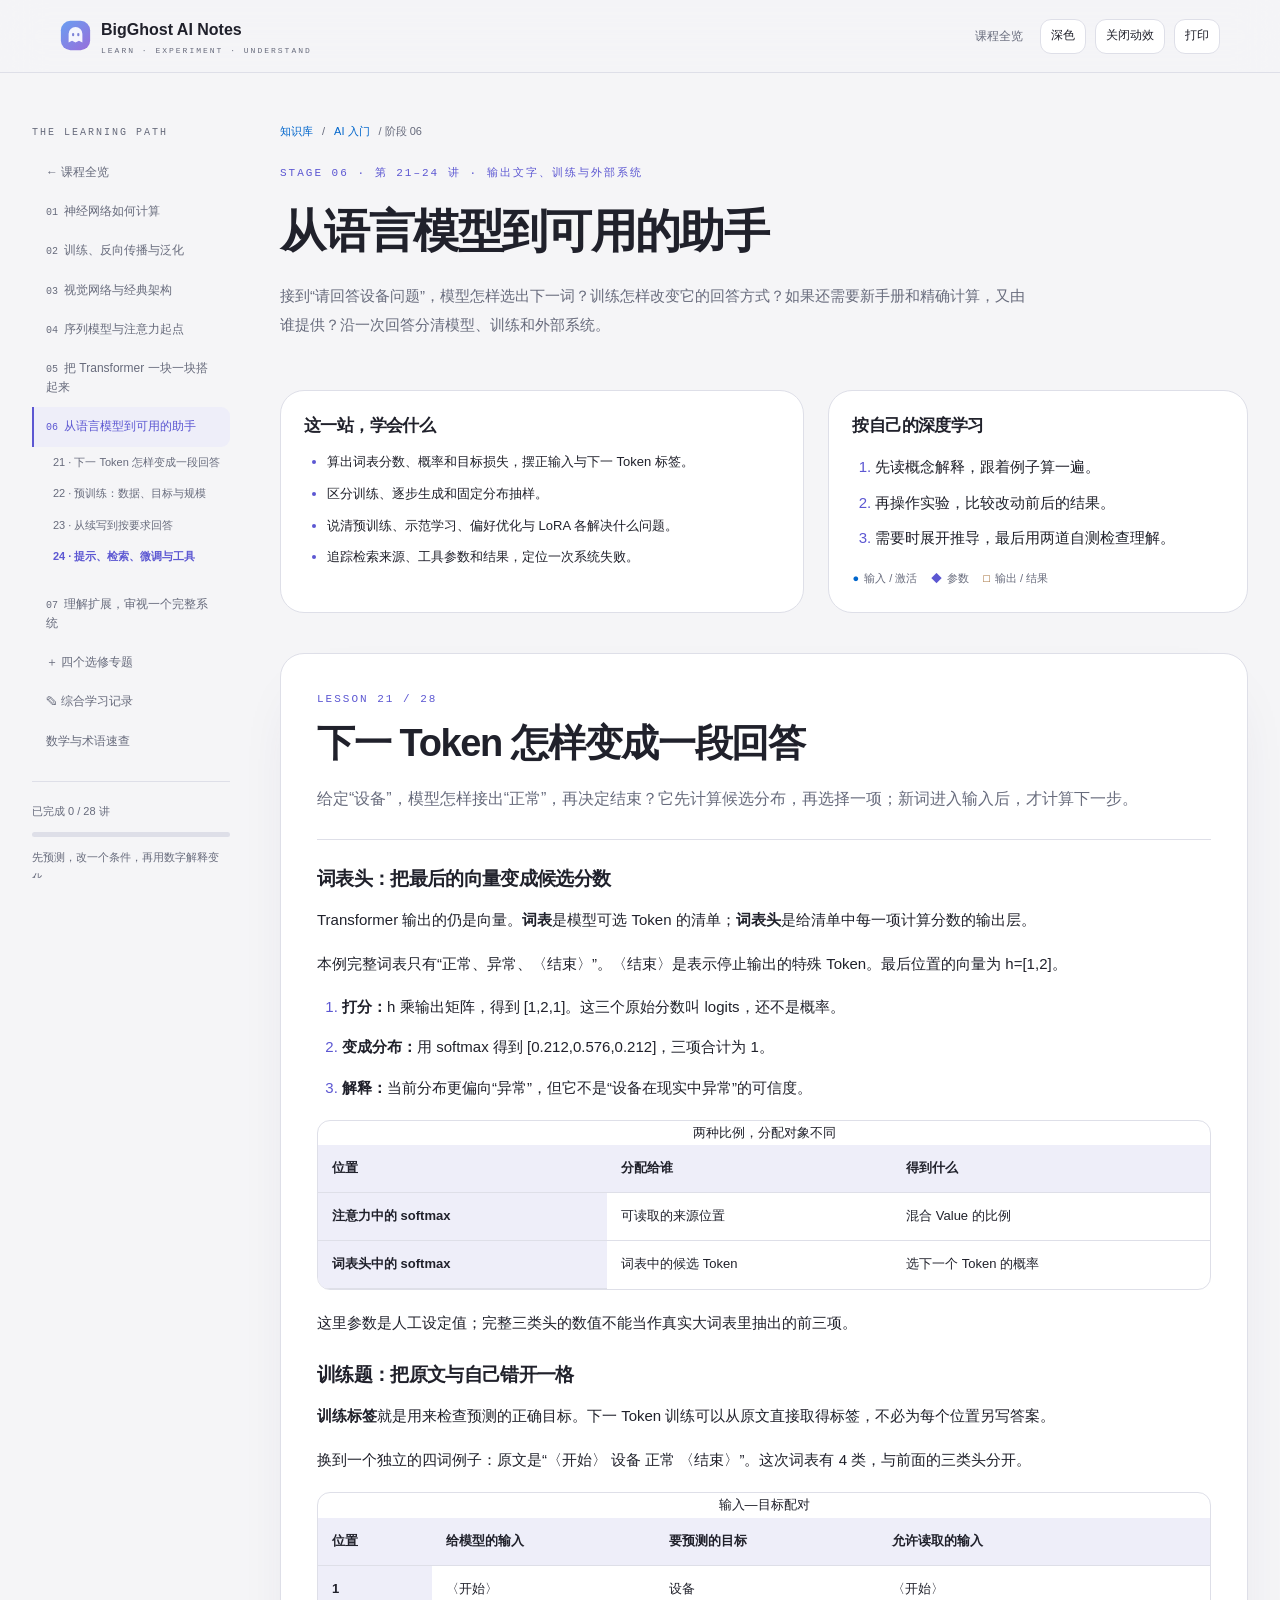
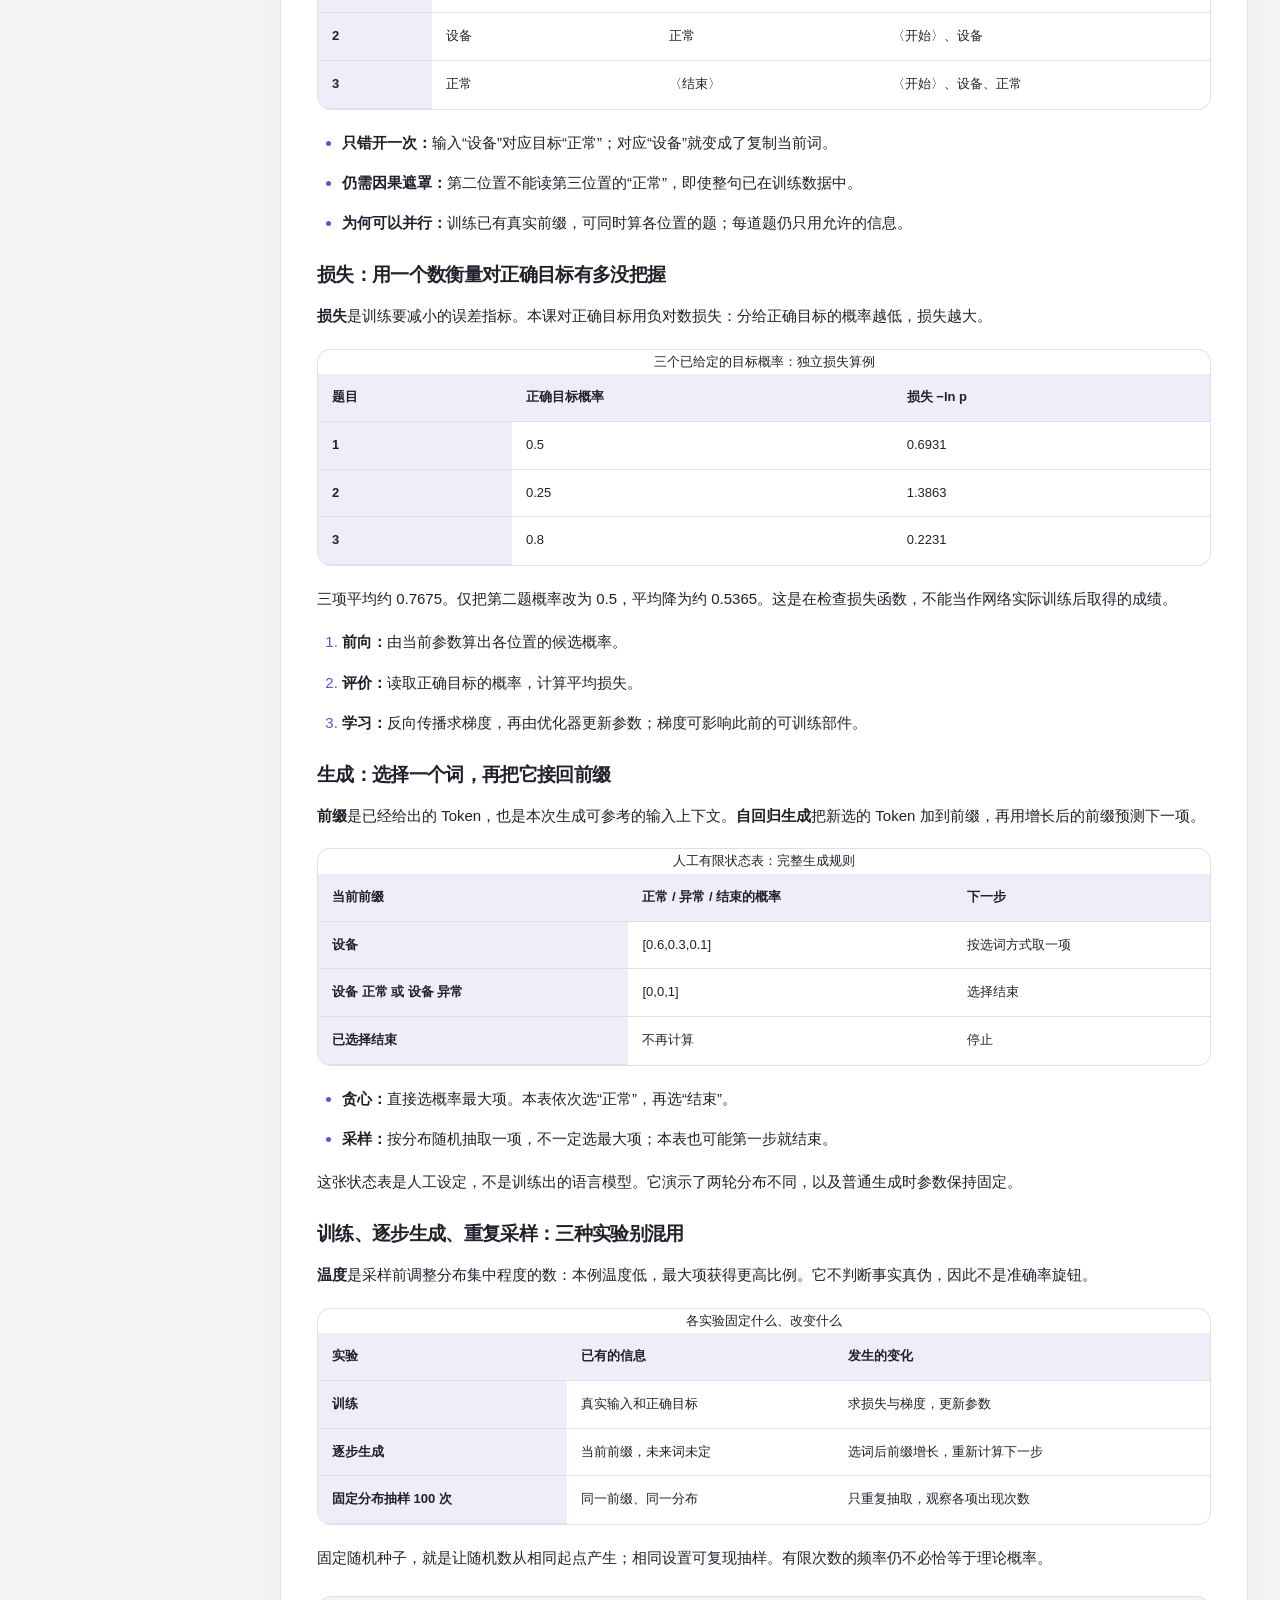
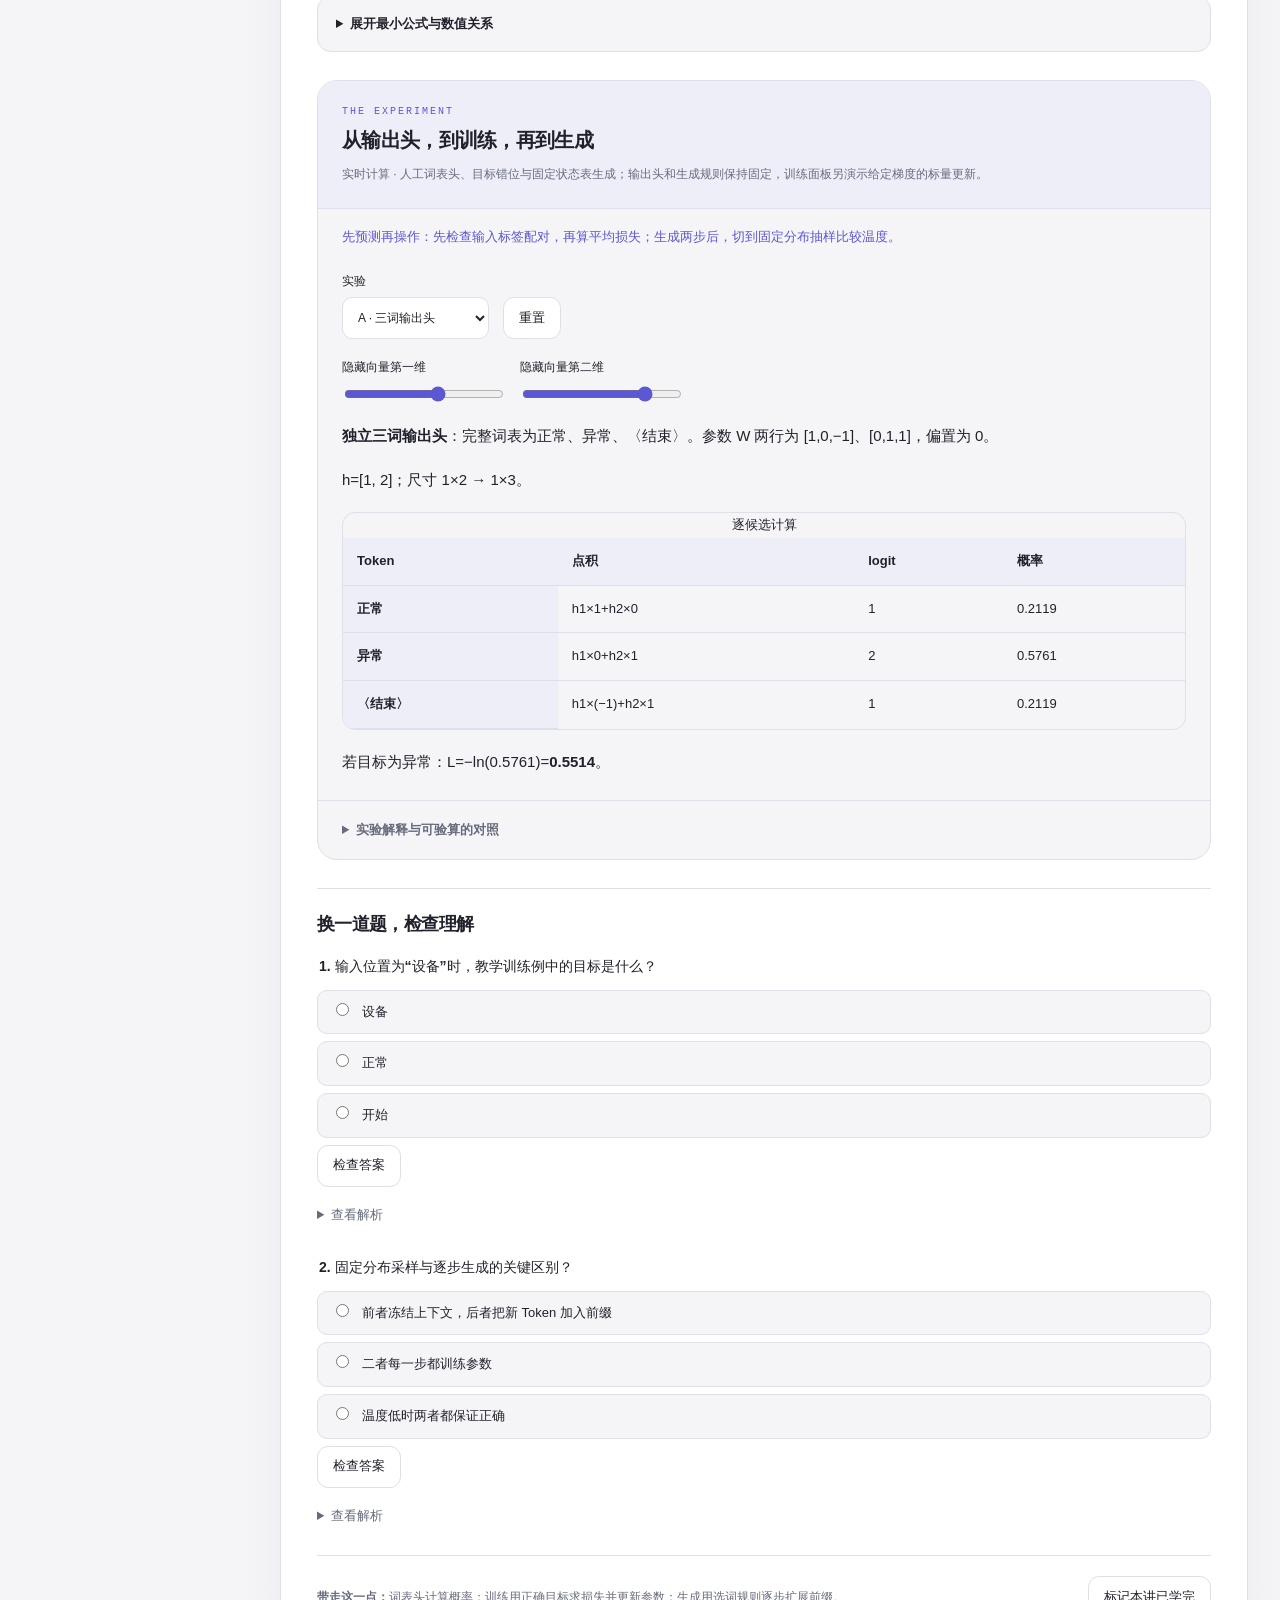
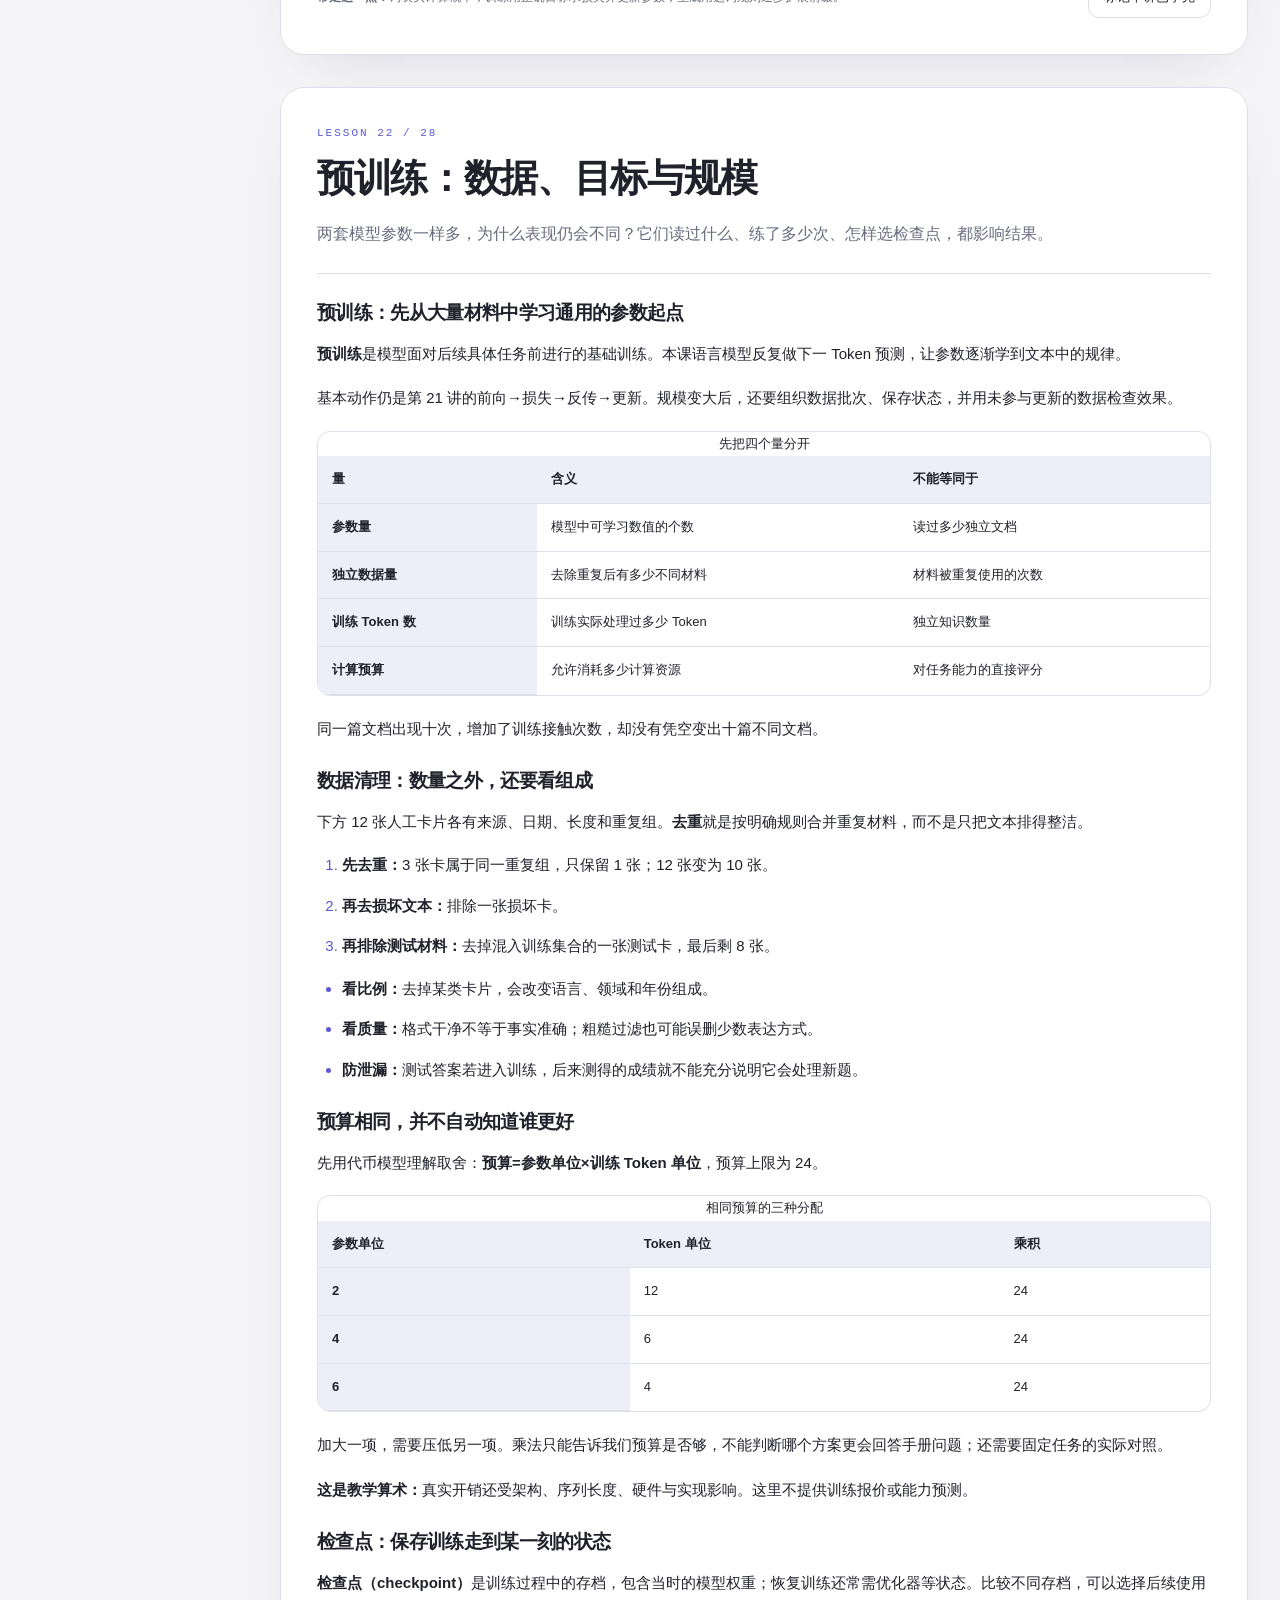
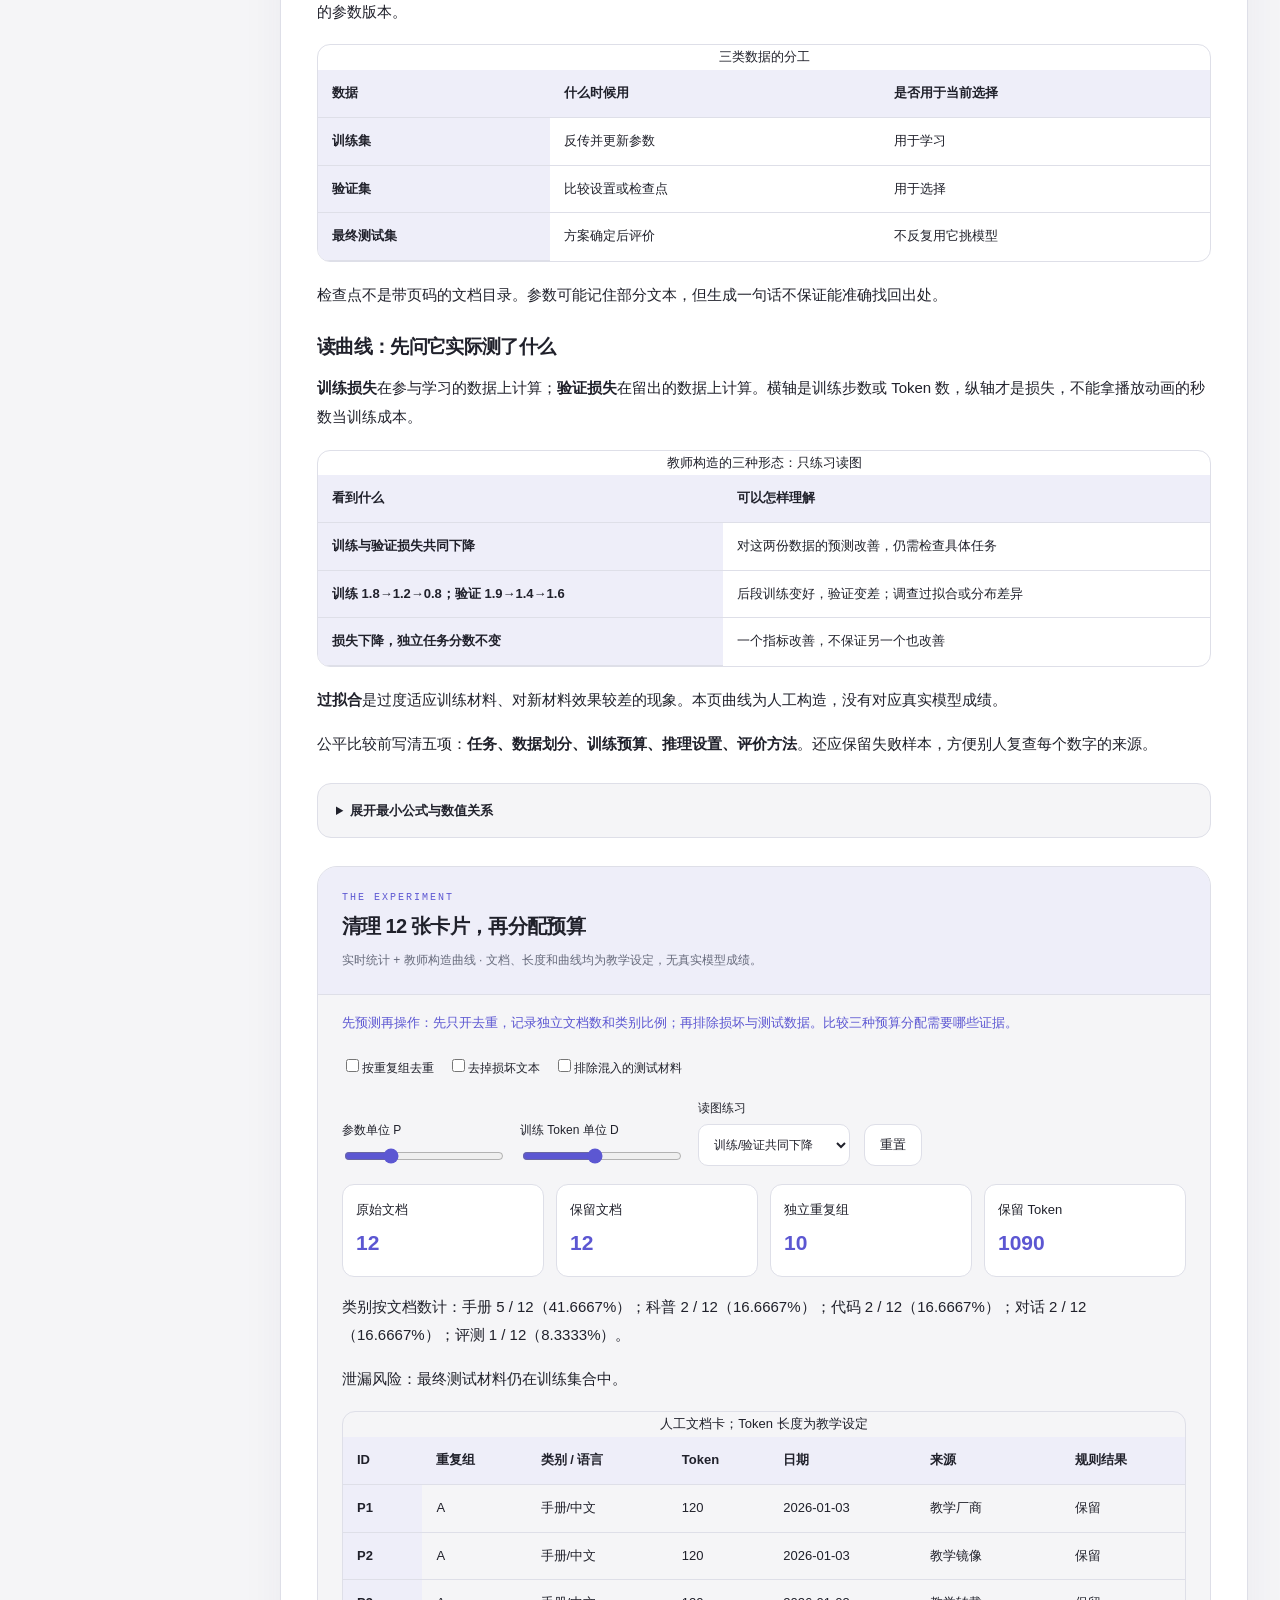
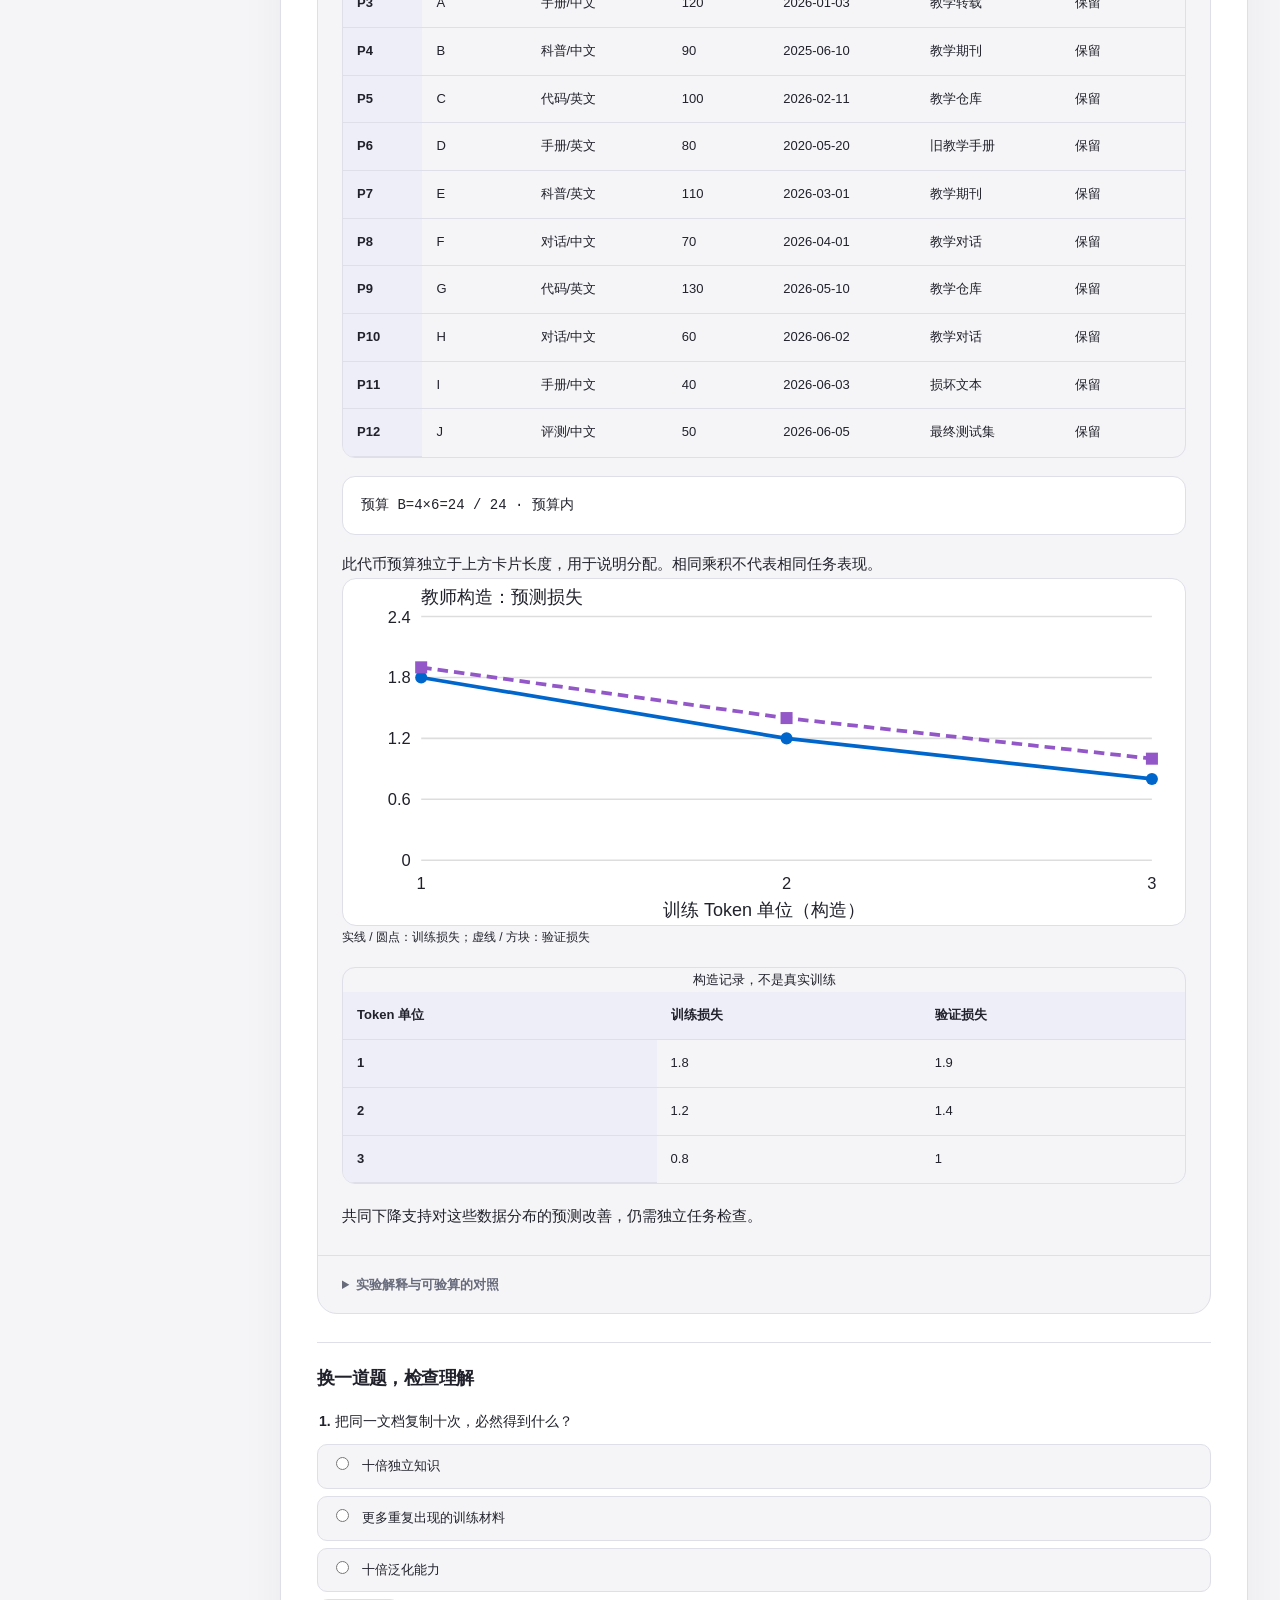
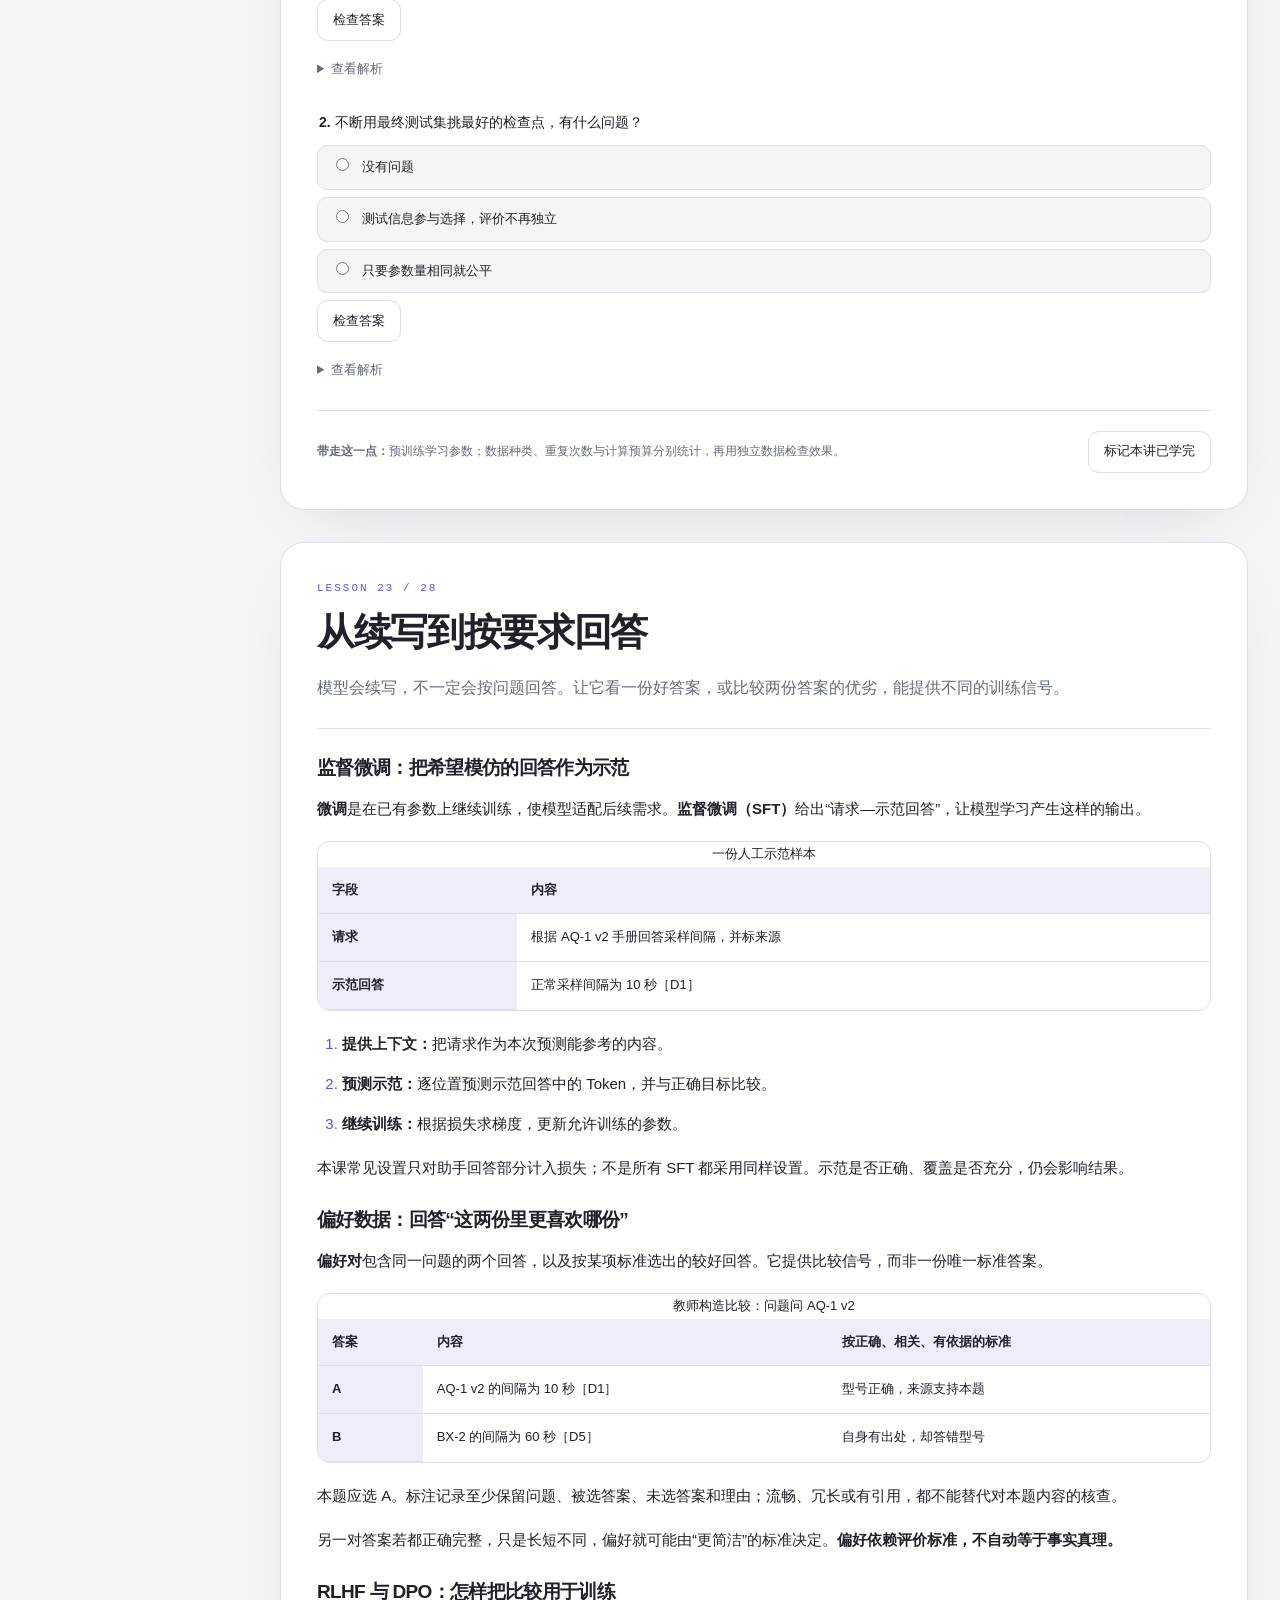
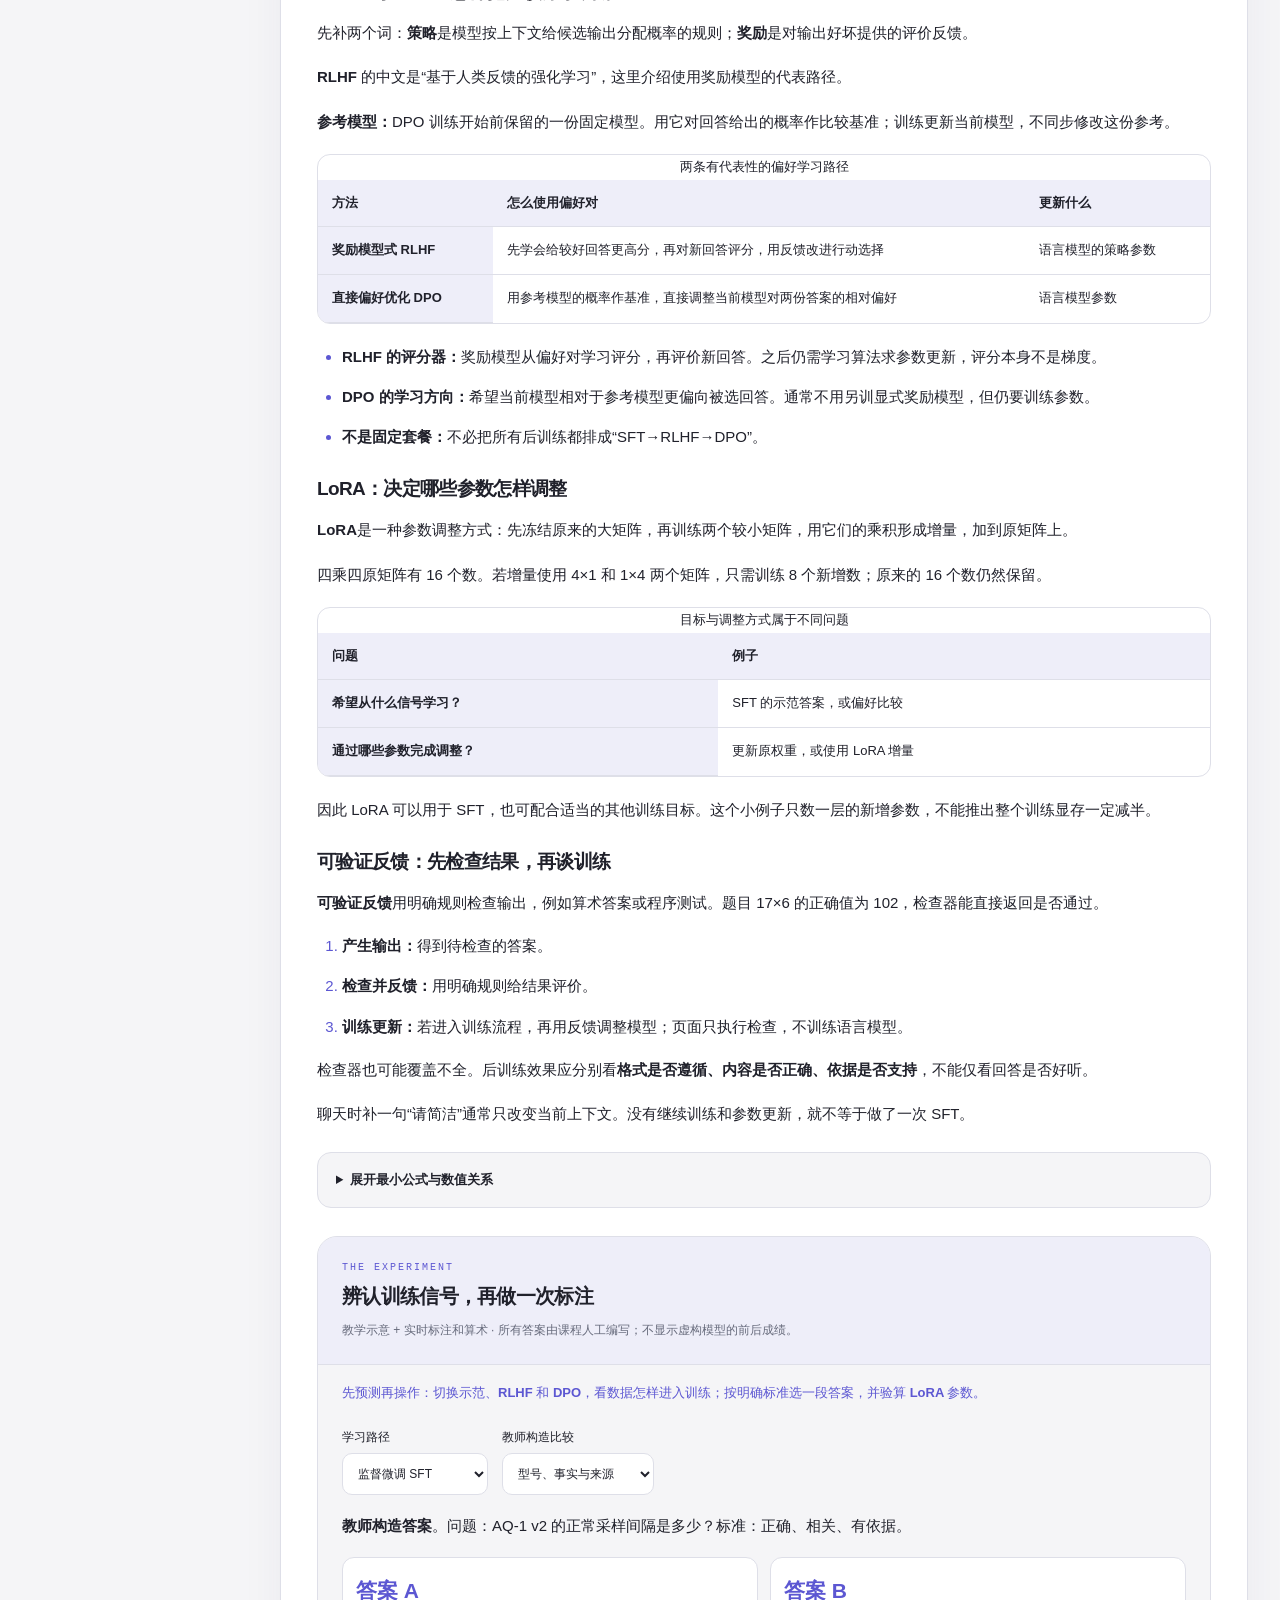
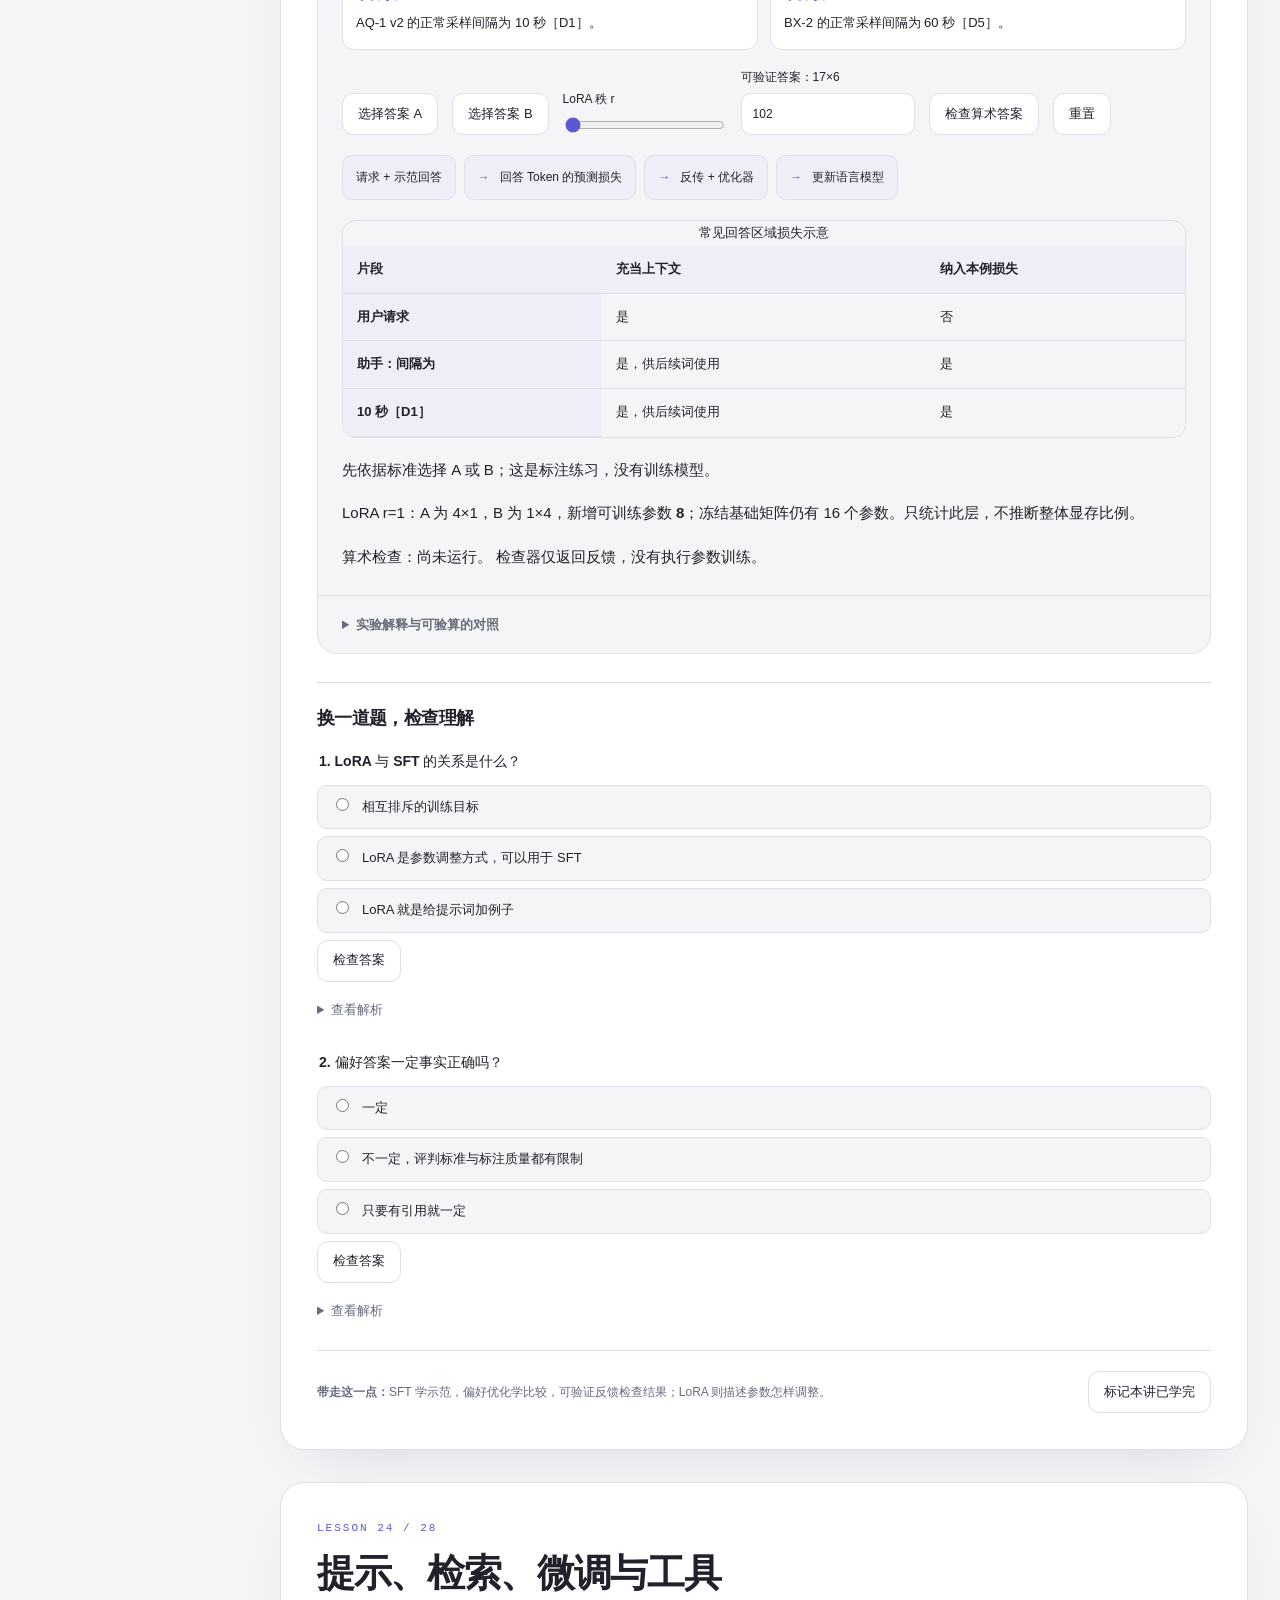
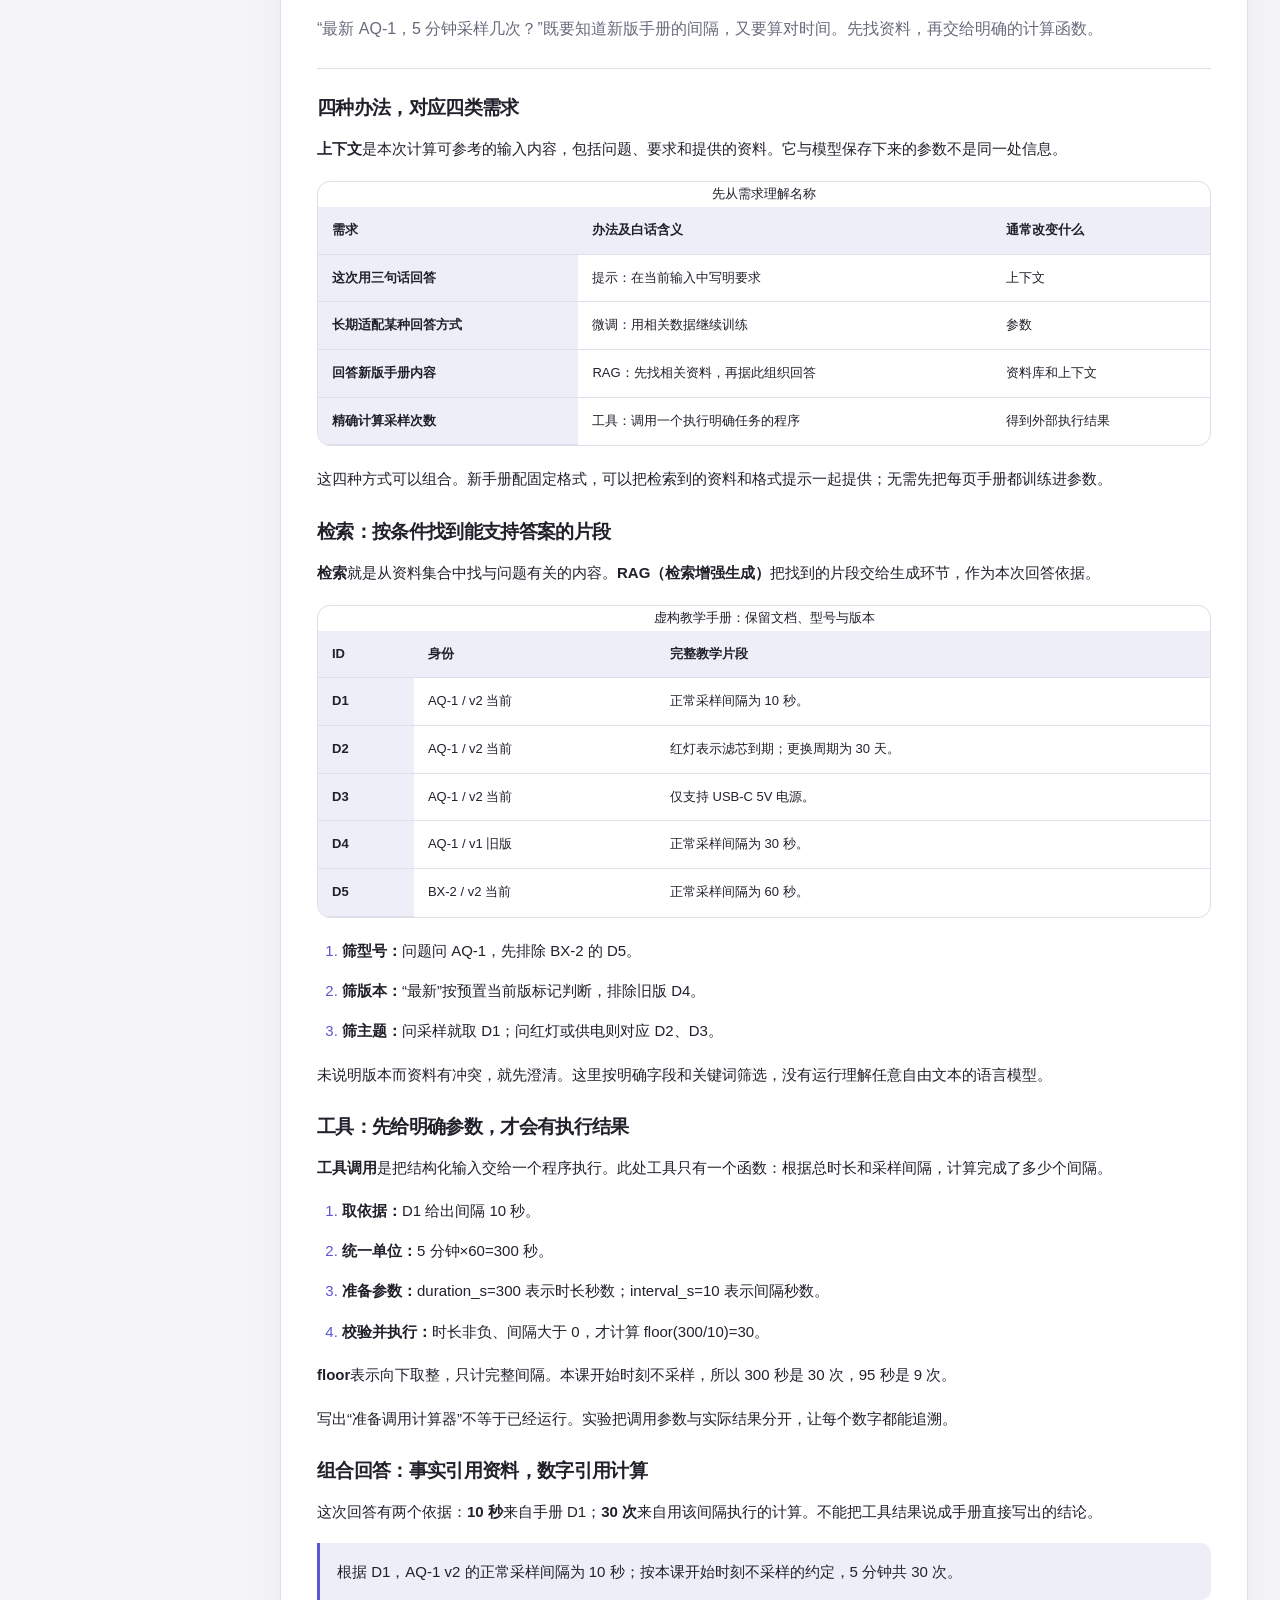
<file: site/notes/ai-foundations/stage-6.html>
<!DOCTYPE html><html lang="zh-CN" data-theme="light" data-motion="on"><head><meta charset="utf-8"><meta name="viewport" content="width=device-width,initial-scale=1"><title>从语言模型到可用的助手 · BigGhost AI Notes</title><meta name="description" content="接到“请回答设备问题”，模型怎样选出下一词？训练怎样改变它的回答方式？如果还需要新手册和精确计算，又由谁提供？沿一次回答分清模型、训练和外部系统。"><meta name="theme-color" content="#f5f5f7"><link rel="icon" href="../../favicon.ico" sizes="16x16 32x32 48x48">
<link rel="icon" type="image/svg+xml" sizes="any" href="[data-uri]"><script>try{const s=localStorage.getItem('bigghost-note-ai-foundations-theme');document.documentElement.dataset.theme=s==='dark'||(!s&&matchMedia('(prefers-color-scheme: dark)').matches)?'dark':'light';document.documentElement.dataset.motion=localStorage.getItem('bigghost-note-ai-foundations-motion')==='off'||matchMedia('(prefers-reduced-motion: reduce)').matches?'off':'on';}catch(_){}</script><link rel="stylesheet" href="assets/course.css"></head><body id="top"><a class="skip" href="#main">跳转到主要内容</a><header class="topbar"><div class="wrap topinner"><a class="brand" href="../../index.html"><img src="../../favicon.svg" alt=""><span>BigGhost AI Notes<small>LEARN · EXPERIMENT · UNDERSTAND</small></span></a><div class="top-actions"><a href="index.html">课程全览</a><button data-theme-toggle>深色</button><button data-motion-toggle>关闭动效</button><button data-print>打印</button></div></div></header><div class="shell"><aside class="side"><div class="side-label">THE LEARNING PATH</div><nav aria-label="课程目录"><a href="index.html">← 课程全览</a><a href="stage-1.html" class=""><small>01</small>神经网络如何计算</a><a href="stage-2.html" class=""><small>02</small>训练、反向传播与泛化</a><a href="stage-3.html" class=""><small>03</small>视觉网络与经典架构</a><a href="stage-4.html" class=""><small>04</small>序列模型与注意力起点</a><a href="stage-5.html" class=""><small>05</small>把 Transformer 一块一块搭起来</a><a href="stage-6.html" class="current" aria-current="page"><small>06</small>从语言模型到可用的助手</a><div class="lesson-nav"><a href="#lesson-21">21 · 下一 Token 怎样变成一段回答</a><a href="#lesson-22">22 · 预训练：数据、目标与规模</a><a href="#lesson-23">23 · 从续写到按要求回答</a><a href="#lesson-24">24 · 提示、检索、微调与工具</a></div><a href="stage-7.html" class=""><small>07</small>理解扩展，审视一个完整系统</a><a href="electives.html">＋ 四个选修专题</a><a href="workbook.html">✎ 综合学习记录</a><a href="index.html#toolbox">数学与术语速查</a></nav><div class="sidenote"><p data-progress-text>已完成 0 / 28 讲</p><div class="progress-track"><div class="progress-fill"></div></div><p>先预测，改一个条件，再用数字解释变化。</p><p data-storage-status>进度与笔记保存在此浏览器。</p><button data-export>导出学习记录</button></div></aside><main id="main"><details class="mobile-nav"><summary>课程目录 · 7 个阶段</summary><nav aria-label="手机课程目录"><a href="stage-1.html" class=""><small>01</small>神经网络如何计算</a><a href="stage-2.html" class=""><small>02</small>训练、反向传播与泛化</a><a href="stage-3.html" class=""><small>03</small>视觉网络与经典架构</a><a href="stage-4.html" class=""><small>04</small>序列模型与注意力起点</a><a href="stage-5.html" class=""><small>05</small>把 Transformer 一块一块搭起来</a><a href="stage-6.html" class="current" aria-current="page"><small>06</small>从语言模型到可用的助手</a><div class="lesson-nav"><a href="#lesson-21">21 · 下一 Token 怎样变成一段回答</a><a href="#lesson-22">22 · 预训练：数据、目标与规模</a><a href="#lesson-23">23 · 从续写到按要求回答</a><a href="#lesson-24">24 · 提示、检索、微调与工具</a></div><a href="stage-7.html" class=""><small>07</small>理解扩展，审视一个完整系统</a><a href="electives.html">＋ 四个选修专题</a><a href="workbook.html">✎ 综合学习记录</a><a href="index.html#toolbox">数学与术语速查</a></nav></details><header class="stage-hero"><div class="breadcrumb"><a href="../../index.html">知识库</a><span>/</span><a href="index.html">AI 入门</a><span>/ 阶段 06</span></div><div class="eyebrow">STAGE 06 · 第 21–24 讲 · 输出文字、训练与外部系统</div><h1>从语言模型到可用的助手</h1><p class="lead">接到“请回答设备问题”，模型怎样选出下一词？训练怎样改变它的回答方式？如果还需要新手册和精确计算，又由谁提供？沿一次回答分清模型、训练和外部系统。</p></header><div class="stage-overview"><section class="card"><h2>这一站，学会什么</h2><ul><li>算出词表分数、概率和目标损失，摆正输入与下一 Token 标签。</li><li>区分训练、逐步生成和固定分布抽样。</li><li>说清预训练、示范学习、偏好优化与 LoRA 各解决什么问题。</li><li>追踪检索来源、工具参数和结果，定位一次系统失败。</li></ul></section><section class="card"><h2>按自己的深度学习</h2><ol><li>先读概念解释，跟着例子算一遍。</li><li>再操作实验，比较改动前后的结果。</li><li>需要时展开推导，最后用两道自测检查理解。</li></ol><div class="legend"><span>输入 / 激活</span><span>参数</span><span>输出 / 结果</span></div></section></div><section class="lesson" id="lesson-21"><header class="lesson-header"><div class="eyebrow">LESSON 21 / 28</div><h2>下一 Token 怎样变成一段回答</h2><p>给定“设备”，模型怎样接出“正常”，再决定结束？它先计算候选分布，再选择一项；新词进入输入后，才计算下一步。</p></header><section class="lesson-part"><h3>词表头：把最后的向量变成候选分数</h3><p>Transformer 输出的仍是向量。<strong>词表</strong>是模型可选 Token 的清单；<strong>词表头</strong>是给清单中每一项计算分数的输出层。</p><p>本例完整词表只有“正常、异常、〈结束〉”。〈结束〉是表示停止输出的特殊 Token。最后位置的向量为 h=[1,2]。</p><ol><li><strong>打分：</strong>h 乘输出矩阵，得到 [1,2,1]。这三个原始分数叫 logits，还不是概率。</li><li><strong>变成分布：</strong>用 softmax 得到 [0.212,0.576,0.212]，三项合计为 1。</li><li><strong>解释：</strong>当前分布更偏向“异常”，但它不是“设备在现实中异常”的可信度。</li></ol><div class="table-wrap"><table><caption>两种比例，分配对象不同</caption><thead><tr><th scope="col">位置</th><th scope="col">分配给谁</th><th scope="col">得到什么</th></tr></thead><tbody><tr><th scope="row">注意力中的 softmax</th><td>可读取的来源位置</td><td>混合 Value 的比例</td></tr><tr><th scope="row">词表头中的 softmax</th><td>词表中的候选 Token</td><td>选下一个 Token 的概率</td></tr></tbody></table></div><p>这里参数是人工设定值；完整三类头的数值不能当作真实大词表里抽出的前三项。</p></section><section class="lesson-part"><h3>训练题：把原文与自己错开一格</h3><p><strong>训练标签</strong>就是用来检查预测的正确目标。下一 Token 训练可以从原文直接取得标签，不必为每个位置另写答案。</p><p>换到一个独立的四词例子：原文是“〈开始〉 设备 正常 〈结束〉”。这次词表有 4 类，与前面的三类头分开。</p><div class="table-wrap"><table><caption>输入—目标配对</caption><thead><tr><th scope="col">位置</th><th scope="col">给模型的输入</th><th scope="col">要预测的目标</th><th scope="col">允许读取的输入</th></tr></thead><tbody><tr><th scope="row">1</th><td>〈开始〉</td><td>设备</td><td>〈开始〉</td></tr><tr><th scope="row">2</th><td>设备</td><td>正常</td><td>〈开始〉、设备</td></tr><tr><th scope="row">3</th><td>正常</td><td>〈结束〉</td><td>〈开始〉、设备、正常</td></tr></tbody></table></div><ul><li><strong>只错开一次：</strong>输入“设备”对应目标“正常”；对应“设备”就变成了复制当前词。</li><li><strong>仍需因果遮罩：</strong>第二位置不能读第三位置的“正常”，即使整句已在训练数据中。</li><li><strong>为何可以并行：</strong>训练已有真实前缀，可同时算各位置的题；每道题仍只用允许的信息。</li></ul></section><section class="lesson-part"><h3>损失：用一个数衡量对正确目标有多没把握</h3><p><strong>损失</strong>是训练要减小的误差指标。本课对正确目标用负对数损失：分给正确目标的概率越低，损失越大。</p><div class="table-wrap"><table><caption>三个已给定的目标概率：独立损失算例</caption><thead><tr><th scope="col">题目</th><th scope="col">正确目标概率</th><th scope="col">损失 −ln p</th></tr></thead><tbody><tr><th scope="row">1</th><td>0.5</td><td>0.6931</td></tr><tr><th scope="row">2</th><td>0.25</td><td>1.3863</td></tr><tr><th scope="row">3</th><td>0.8</td><td>0.2231</td></tr></tbody></table></div><p>三项平均约 0.7675。仅把第二题概率改为 0.5，平均降为约 0.5365。这是在检查损失函数，不能当作网络实际训练后取得的成绩。</p><ol><li><strong>前向：</strong>由当前参数算出各位置的候选概率。</li><li><strong>评价：</strong>读取正确目标的概率，计算平均损失。</li><li><strong>学习：</strong>反向传播求梯度，再由优化器更新参数；梯度可影响此前的可训练部件。</li></ol></section><section class="lesson-part"><h3>生成：选择一个词，再把它接回前缀</h3><p><strong>前缀</strong>是已经给出的 Token，也是本次生成可参考的输入上下文。<strong>自回归生成</strong>把新选的 Token 加到前缀，再用增长后的前缀预测下一项。</p><div class="table-wrap"><table><caption>人工有限状态表：完整生成规则</caption><thead><tr><th scope="col">当前前缀</th><th scope="col">正常 / 异常 / 结束的概率</th><th scope="col">下一步</th></tr></thead><tbody><tr><th scope="row">设备</th><td>[0.6,0.3,0.1]</td><td>按选词方式取一项</td></tr><tr><th scope="row">设备 正常 或 设备 异常</th><td>[0,0,1]</td><td>选择结束</td></tr><tr><th scope="row">已选择结束</th><td>不再计算</td><td>停止</td></tr></tbody></table></div><ul><li><strong>贪心：</strong>直接选概率最大项。本表依次选“正常”，再选“结束”。</li><li><strong>采样：</strong>按分布随机抽取一项，不一定选最大项；本表也可能第一步就结束。</li></ul><p>这张状态表是人工设定，不是训练出的语言模型。它演示了两轮分布不同，以及普通生成时参数保持固定。</p></section><section class="lesson-part"><h3>训练、逐步生成、重复采样：三种实验别混用</h3><p><strong>温度</strong>是采样前调整分布集中程度的数：本例温度低，最大项获得更高比例。它不判断事实真伪，因此不是准确率旋钮。</p><div class="table-wrap"><table><caption>各实验固定什么、改变什么</caption><thead><tr><th scope="col">实验</th><th scope="col">已有的信息</th><th scope="col">发生的变化</th></tr></thead><tbody><tr><th scope="row">训练</th><td>真实输入和正确目标</td><td>求损失与梯度，更新参数</td></tr><tr><th scope="row">逐步生成</th><td>当前前缀，未来词未定</td><td>选词后前缀增长，重新计算下一步</td></tr><tr><th scope="row">固定分布抽样 100 次</th><td>同一前缀、同一分布</td><td>只重复抽取，观察各项出现次数</td></tr></tbody></table></div><p>固定随机种子，就是让随机数从相同起点产生；相同设置可复现抽样。有限次数的频率仍不必恰等于理论概率。</p></section><details class="math-details"><summary>展开最小公式与数值关系</summary><div class="details-body"><p><code>logits=hW+b；p=softmax(logits)；L=−ln p(正确目标)</code>。多道题取平均：<code>L=(L1+L2+L3)/3</code>。</p><details><summary>展开：三词输出头的乘法</summary><div class="details-body"><p>h=[1,2]；W 的两行为 [1,0,−1]、[0,1,1]；b=0。输出为 [1×1+2×0, 1×0+2×1, 1×(−1)+2×1]=[1,2,1]。</p><p>分布约 [0.212,0.576,0.212]；若目标是“异常”，L≈−ln(0.576)=0.551。形状为 1×2→1×3，一般写作 1×d→1×词表大小。</p></div></details><details><summary>展开：温度改变了哪些数</summary><div class="details-body"><p><code>pᵢ=exp(zᵢ/T)/Σⱼ exp(zⱼ/T)</code>，T&gt;0；贪心单独选择最大项，不做除以零。</p><div class="table-wrap"><table><caption>独立固定分布：logits=[ln4,ln2,ln1]</caption><thead><tr><th scope="col">温度</th><th scope="col">概率</th></tr></thead><tbody><tr><th scope="row">1</th><td>[4/7,2/7,1/7]</td></tr><tr><th scope="row">0.5</th><td>[16/21,4/21,1/21]</td></tr></tbody></table></div><p>排序不变，温度 0.5 更集中；若最高项本来错误，集中并不会使它正确。此例与含零概率的人工生成表分别计算。</p></div></details><details><summary>展开：实现中的两处边界</summary><div class="details-body"><p>有些训练库在模型内部完成标签错位；若外部再移一次，会错位两次。这里特殊 Token 和教学分词不代表任一真实分词器的完整方案。</p><p>实验中的标量更新使用教学给定梯度 g=0.4、学习率 η=0.1：w 从 1 更新到 0.96。它不是实际 Transformer 反传。</p><p>训练不必先随机选词，便可读取正确目标概率来求损失；普通生成也没有每一步现成的标准答案供它训练。</p></div></details><p>这里的“上下文”指本次可参考的输入内容；第 16 讲的“上下文向量”则是一份由注意力加权读出的数值摘要。</p></div></details><section class="lab-box" aria-label="从输出头，到训练，再到生成"><div class="lab-heading"><div class="eyebrow">THE EXPERIMENT</div><h3>从输出头，到训练，再到生成</h3><p>实时计算 · 人工词表头、目标错位与固定状态表生成；输出头和生成规则保持固定，训练面板另演示给定梯度的标量更新。</p></div><p class="lab-task">先预测再操作：先检查输入标签配对，再算平均损失；生成两步后，切到固定分布抽样比较温度。</p><div class="lab" data-lab="language"><div class="controls"><label class="control">实验<select data-panel><option value="head">A · 三词输出头</option><option value="train">B · 四词训练与标签</option><option value="generate">C · 人工状态表生成</option><option value="sample">D · 固定分布采样</option></select></label><button data-action="reset">重置</button></div><div data-controls></div><div class="lab-output" data-out aria-live="polite"></div></div><details class="lab-explanation"><summary>实验解释与可验算的对照</summary><div class="details-body"><div class="table-wrap"><table><caption>四个独立面板：实验与打印对照</caption><thead><tr><th scope="col">面板</th><th scope="col">可复算结果</th></tr></thead><tbody><tr><th scope="row">三词头</th><td>[1,2]→[1,2,1]→[0.212,0.576,0.212]</td></tr><tr><th scope="row">四词训练</th><td>开始→设备；设备→正常；正常→结束。平均损失 0.7675，第二题概率改 0.5 后为 0.5365</td></tr><tr><th scope="row">状态表生成</th><td>贪心为设备→正常→结束；两轮分布不同</td></tr><tr><th scope="row">固定分布采样</th><td>温度 0.5 比温度 1 集中；冻结上下文反复抽样</td></tr></tbody></table></div><p>前三类词头、四词训练与状态表各有自己的完整设定；不要把它们接成同一套模型的一次运行。</p></div></details><noscript><p class="callout">JavaScript 已关闭。请阅读实验解释中的完整数值对照；启用 JavaScript 可操作控件。</p></noscript></section><div class="quiz"><h3>换一道题，检查理解</h3><fieldset data-quiz data-correct="1"><legend>1. 输入位置为“设备”时，教学训练例中的目标是什么？</legend><label class="quiz-option"><input type="radio" name="q-21-0" value="0"><span>设备</span></label><label class="quiz-option"><input type="radio" name="q-21-0" value="1"><span>正常</span></label><label class="quiz-option"><input type="radio" name="q-21-0" value="2"><span>开始</span></label><button data-check>检查答案</button><div class="quiz-feedback" role="status"></div><details class="quiz-answer"><summary>查看解析</summary><div class="details-body"><strong>参考答案：正常</strong><p data-answer-text>原文是“开始、设备、正常、结束”。站在输入“设备”的位置，要预测紧接着的“正常”。</p></div></details></fieldset><fieldset data-quiz data-correct="0"><legend>2. 固定分布采样与逐步生成的关键区别？</legend><label class="quiz-option"><input type="radio" name="q-21-1" value="0"><span>前者冻结上下文，后者把新 Token 加入前缀</span></label><label class="quiz-option"><input type="radio" name="q-21-1" value="1"><span>二者每一步都训练参数</span></label><label class="quiz-option"><input type="radio" name="q-21-1" value="2"><span>温度低时两者都保证正确</span></label><button data-check>检查答案</button><div class="quiz-feedback" role="status"></div><details class="quiz-answer"><summary>查看解析</summary><div class="details-body"><strong>参考答案：前者冻结上下文，后者把新 Token 加入前缀</strong><p data-answer-text>固定分布抽样反复做同一道题；逐步生成会把答案接回前缀，下一次的输入和分布通常随之改变。</p></div></details></fieldset></div><div class="lesson-end"><p><strong>带走这一点：</strong>词表头计算概率；训练用正确目标求损失并更新参数；生成用选词规则逐步扩展前缀。</p><button data-complete="21" aria-pressed="false">标记本讲已学完</button></div></section><section class="lesson" id="lesson-22"><header class="lesson-header"><div class="eyebrow">LESSON 22 / 28</div><h2>预训练：数据、目标与规模</h2><p>两套模型参数一样多，为什么表现仍会不同？它们读过什么、练了多少次、怎样选检查点，都影响结果。</p></header><section class="lesson-part"><h3>预训练：先从大量材料中学习通用的参数起点</h3><p><strong>预训练</strong>是模型面对后续具体任务前进行的基础训练。本课语言模型反复做下一 Token 预测，让参数逐渐学到文本中的规律。</p><p>基本动作仍是第 21 讲的前向→损失→反传→更新。规模变大后，还要组织数据批次、保存状态，并用未参与更新的数据检查效果。</p><div class="table-wrap"><table><caption>先把四个量分开</caption><thead><tr><th scope="col">量</th><th scope="col">含义</th><th scope="col">不能等同于</th></tr></thead><tbody><tr><th scope="row">参数量</th><td>模型中可学习数值的个数</td><td>读过多少独立文档</td></tr><tr><th scope="row">独立数据量</th><td>去除重复后有多少不同材料</td><td>材料被重复使用的次数</td></tr><tr><th scope="row">训练 Token 数</th><td>训练实际处理过多少 Token</td><td>独立知识数量</td></tr><tr><th scope="row">计算预算</th><td>允许消耗多少计算资源</td><td>对任务能力的直接评分</td></tr></tbody></table></div><p>同一篇文档出现十次，增加了训练接触次数，却没有凭空变出十篇不同文档。</p></section><section class="lesson-part"><h3>数据清理：数量之外，还要看组成</h3><p>下方 12 张人工卡片各有来源、日期、长度和重复组。<strong>去重</strong>就是按明确规则合并重复材料，而不是只把文本排得整洁。</p><ol><li><strong>先去重：</strong>3 张卡属于同一重复组，只保留 1 张；12 张变为 10 张。</li><li><strong>再去损坏文本：</strong>排除一张损坏卡。</li><li><strong>再排除测试材料：</strong>去掉混入训练集合的一张测试卡，最后剩 8 张。</li></ol><ul><li><strong>看比例：</strong>去掉某类卡片，会改变语言、领域和年份组成。</li><li><strong>看质量：</strong>格式干净不等于事实准确；粗糙过滤也可能误删少数表达方式。</li><li><strong>防泄漏：</strong>测试答案若进入训练，后来测得的成绩就不能充分说明它会处理新题。</li></ul></section><section class="lesson-part"><h3>预算相同，并不自动知道谁更好</h3><p>先用代币模型理解取舍：<strong>预算=参数单位×训练 Token 单位</strong>，预算上限为 24。</p><div class="table-wrap"><table><caption>相同预算的三种分配</caption><thead><tr><th scope="col">参数单位</th><th scope="col">Token 单位</th><th scope="col">乘积</th></tr></thead><tbody><tr><th scope="row">2</th><td>12</td><td>24</td></tr><tr><th scope="row">4</th><td>6</td><td>24</td></tr><tr><th scope="row">6</th><td>4</td><td>24</td></tr></tbody></table></div><p>加大一项，需要压低另一项。乘法只能告诉我们预算是否够，不能判断哪个方案更会回答手册问题；还需要固定任务的实际对照。</p><p><strong>这是教学算术：</strong>真实开销还受架构、序列长度、硬件与实现影响。这里不提供训练报价或能力预测。</p></section><section class="lesson-part"><h3>检查点：保存训练走到某一刻的状态</h3><p><strong>检查点（checkpoint）</strong>是训练过程中的存档，包含当时的模型权重；恢复训练还常需优化器等状态。比较不同存档，可以选择后续使用的参数版本。</p><div class="table-wrap"><table><caption>三类数据的分工</caption><thead><tr><th scope="col">数据</th><th scope="col">什么时候用</th><th scope="col">是否用于当前选择</th></tr></thead><tbody><tr><th scope="row">训练集</th><td>反传并更新参数</td><td>用于学习</td></tr><tr><th scope="row">验证集</th><td>比较设置或检查点</td><td>用于选择</td></tr><tr><th scope="row">最终测试集</th><td>方案确定后评价</td><td>不反复用它挑模型</td></tr></tbody></table></div><p>检查点不是带页码的文档目录。参数可能记住部分文本，但生成一句话不保证能准确找回出处。</p></section><section class="lesson-part"><h3>读曲线：先问它实际测了什么</h3><p><strong>训练损失</strong>在参与学习的数据上计算；<strong>验证损失</strong>在留出的数据上计算。横轴是训练步数或 Token 数，纵轴才是损失，不能拿播放动画的秒数当训练成本。</p><div class="table-wrap"><table><caption>教师构造的三种形态：只练习读图</caption><thead><tr><th scope="col">看到什么</th><th scope="col">可以怎样理解</th></tr></thead><tbody><tr><th scope="row">训练与验证损失共同下降</th><td>对这两份数据的预测改善，仍需检查具体任务</td></tr><tr><th scope="row">训练 1.8→1.2→0.8；验证 1.9→1.4→1.6</th><td>后段训练变好，验证变差；调查过拟合或分布差异</td></tr><tr><th scope="row">损失下降，独立任务分数不变</th><td>一个指标改善，不保证另一个也改善</td></tr></tbody></table></div><p><strong>过拟合</strong>是过度适应训练材料、对新材料效果较差的现象。本页曲线为人工构造，没有对应真实模型成绩。</p><p>公平比较前写清五项：<strong>任务、数据划分、训练预算、推理设置、评价方法</strong>。还应保留失败样本，方便别人复查每个数字的来源。</p></section><details class="math-details"><summary>展开最小公式与数值关系</summary><div class="details-body"><p>代币预算：<code>B=P×D≤24</code>。P 是参数单位，D 是训练 Token 单位；两者是独立旋钮。</p><p>卡片实验另外按重复组统计独立文档数，把保留卡片的长度相加得到该集合 Token 数。它不直接决定下方独立预算旋钮的值。</p><details><summary>展开：真实比较还应保存哪些信息</summary><div class="details-body"><p>除了任务和数据，还保存模型结构与参数量、累计训练 Token、随机种子、检查点版本和评估设置。推理时的提示、采样方式不同，也可能改变输出。</p><p>计算最优缩放研究在明确条件下研究参数与数据的共同分配；论文关系有适用范围，不能直接当作任意任务的最优配方。</p><p>损失曲线评价预测目标；独立任务评价实际需求。二者不能与数据数量、教学预算任意相加，组成一个没有定义的“智能分数”。</p></div></details></div></details><section class="lab-box" aria-label="清理 12 张卡片，再分配预算"><div class="lab-heading"><div class="eyebrow">THE EXPERIMENT</div><h3>清理 12 张卡片，再分配预算</h3><p>实时统计 + 教师构造曲线 · 文档、长度和曲线均为教学设定，无真实模型成绩。</p></div><p class="lab-task">先预测再操作：先只开去重，记录独立文档数和类别比例；再排除损坏与测试数据。比较三种预算分配需要哪些证据。</p><div class="lab" data-lab="pretraining"><div class="controls"><label><input data-dedup type="checkbox">按重复组去重</label><label><input data-clean type="checkbox">去掉损坏文本</label><label><input data-test type="checkbox">排除混入的测试材料</label></div><div class="controls"><label class="control">参数单位 P<input data-params type="range" min="1" max="12" step="1" value="4"></label><label class="control">训练 Token 单位 D<input data-tokens type="range" min="1" max="12" step="1" value="6"></label><label class="control">读图练习<select data-curve><option value="both">训练/验证共同下降</option><option value="overfit">训练下降、验证上升</option><option value="task">损失下降、任务不变</option></select></label><button data-action="reset">重置</button></div><div class="lab-output" data-out aria-live="polite"></div></div><details class="lab-explanation"><summary>实验解释与可验算的对照</summary><div class="details-body"><div class="table-wrap"><table><caption>实验与打印对照</caption><thead><tr><th scope="col">操作</th><th scope="col">结果</th></tr></thead><tbody><tr><th scope="row">12 张卡中合并 3 张重复卡</th><td>保留 10 张</td></tr><tr><th scope="row">再排除损坏卡和测试卡各 1 张</th><td>保留 8 张</td></tr><tr><th scope="row">预算选 (2,12)、(4,6)、(6,4)</th><td>乘积都为 24，不推断性能排名</td></tr><tr><th scope="row">构造曲线后段</th><td>训练 1.2→0.8；验证 1.4→1.6，需调查原因</td></tr></tbody></table></div><p>选择检查点使用验证集，最终测试集留到方案确定后。</p></div></details><noscript><p class="callout">JavaScript 已关闭。请阅读实验解释中的完整数值对照；启用 JavaScript 可操作控件。</p></noscript></section><div class="quiz"><h3>换一道题，检查理解</h3><fieldset data-quiz data-correct="1"><legend>1. 把同一文档复制十次，必然得到什么？</legend><label class="quiz-option"><input type="radio" name="q-22-0" value="0"><span>十倍独立知识</span></label><label class="quiz-option"><input type="radio" name="q-22-0" value="1"><span>更多重复出现的训练材料</span></label><label class="quiz-option"><input type="radio" name="q-22-0" value="2"><span>十倍泛化能力</span></label><button data-check>检查答案</button><div class="quiz-feedback" role="status"></div><details class="quiz-answer"><summary>查看解析</summary><div class="details-body"><strong>参考答案：更多重复出现的训练材料</strong><p data-answer-text>同文档重复十次，会增加它在训练材料中的出现次数；独立内容仍是一份。</p></div></details></fieldset><fieldset data-quiz data-correct="1"><legend>2. 不断用最终测试集挑最好的检查点，有什么问题？</legend><label class="quiz-option"><input type="radio" name="q-22-1" value="0"><span>没有问题</span></label><label class="quiz-option"><input type="radio" name="q-22-1" value="1"><span>测试信息参与选择，评价不再独立</span></label><label class="quiz-option"><input type="radio" name="q-22-1" value="2"><span>只要参数量相同就公平</span></label><button data-check>检查答案</button><div class="quiz-feedback" role="status"></div><details class="quiz-answer"><summary>查看解析</summary><div class="details-body"><strong>参考答案：测试信息参与选择，评价不再独立</strong><p data-answer-text>反复按测试成绩选择，测试信息已经参与方案调整。应先用验证集选择，再用保留的测试集做最终评价。</p></div></details></fieldset></div><div class="lesson-end"><p><strong>带走这一点：</strong>预训练学习参数；数据种类、重复次数与计算预算分别统计，再用独立数据检查效果。</p><button data-complete="22" aria-pressed="false">标记本讲已学完</button></div></section><section class="lesson" id="lesson-23"><header class="lesson-header"><div class="eyebrow">LESSON 23 / 28</div><h2>从续写到按要求回答</h2><p>模型会续写，不一定会按问题回答。让它看一份好答案，或比较两份答案的优劣，能提供不同的训练信号。</p></header><section class="lesson-part"><h3>监督微调：把希望模仿的回答作为示范</h3><p><strong>微调</strong>是在已有参数上继续训练，使模型适配后续需求。<strong>监督微调（SFT）</strong>给出“请求—示范回答”，让模型学习产生这样的输出。</p><div class="table-wrap"><table><caption>一份人工示范样本</caption><thead><tr><th scope="col">字段</th><th scope="col">内容</th></tr></thead><tbody><tr><th scope="row">请求</th><td>根据 AQ-1 v2 手册回答采样间隔，并标来源</td></tr><tr><th scope="row">示范回答</th><td>正常采样间隔为 10 秒［D1］</td></tr></tbody></table></div><ol><li><strong>提供上下文：</strong>把请求作为本次预测能参考的内容。</li><li><strong>预测示范：</strong>逐位置预测示范回答中的 Token，并与正确目标比较。</li><li><strong>继续训练：</strong>根据损失求梯度，更新允许训练的参数。</li></ol><p>本课常见设置只对助手回答部分计入损失；不是所有 SFT 都采用同样设置。示范是否正确、覆盖是否充分，仍会影响结果。</p></section><section class="lesson-part"><h3>偏好数据：回答“这两份里更喜欢哪份”</h3><p><strong>偏好对</strong>包含同一问题的两个回答，以及按某项标准选出的较好回答。它提供比较信号，而非一份唯一标准答案。</p><div class="table-wrap"><table><caption>教师构造比较：问题问 AQ-1 v2</caption><thead><tr><th scope="col">答案</th><th scope="col">内容</th><th scope="col">按正确、相关、有依据的标准</th></tr></thead><tbody><tr><th scope="row">A</th><td>AQ-1 v2 的间隔为 10 秒［D1］</td><td>型号正确，来源支持本题</td></tr><tr><th scope="row">B</th><td>BX-2 的间隔为 60 秒［D5］</td><td>自身有出处，却答错型号</td></tr></tbody></table></div><p>本题应选 A。标注记录至少保留问题、被选答案、未选答案和理由；流畅、冗长或有引用，都不能替代对本题内容的核查。</p><p>另一对答案若都正确完整，只是长短不同，偏好就可能由“更简洁”的标准决定。<strong>偏好依赖评价标准，不自动等于事实真理。</strong></p></section><section class="lesson-part"><h3>RLHF 与 DPO：怎样把比较用于训练</h3><p>先补两个词：<strong>策略</strong>是模型按上下文给候选输出分配概率的规则；<strong>奖励</strong>是对输出好坏提供的评价反馈。</p><p><strong>RLHF</strong> 的中文是“基于人类反馈的强化学习”，这里介绍使用奖励模型的代表路径。</p><p><strong>参考模型：</strong>DPO 训练开始前保留的一份固定模型。用它对回答给出的概率作比较基准；训练更新当前模型，不同步修改这份参考。</p><div class="table-wrap"><table><caption>两条有代表性的偏好学习路径</caption><thead><tr><th scope="col">方法</th><th scope="col">怎么使用偏好对</th><th scope="col">更新什么</th></tr></thead><tbody><tr><th scope="row">奖励模型式 RLHF</th><td>先学会给较好回答更高分，再对新回答评分，用反馈改进行动选择</td><td>语言模型的策略参数</td></tr><tr><th scope="row">直接偏好优化 DPO</th><td>用参考模型的概率作基准，直接调整当前模型对两份答案的相对偏好</td><td>语言模型参数</td></tr></tbody></table></div><ul><li><strong>RLHF 的评分器：</strong>奖励模型从偏好对学习评分，再评价新回答。之后仍需学习算法求参数更新，评分本身不是梯度。</li><li><strong>DPO 的学习方向：</strong>希望当前模型相对于参考模型更偏向被选回答。通常不用另训显式奖励模型，但仍要训练参数。</li><li><strong>不是固定套餐：</strong>不必把所有后训练都排成“SFT→RLHF→DPO”。</li></ul></section><section class="lesson-part"><h3>LoRA：决定哪些参数怎样调整</h3><p><strong>LoRA</strong>是一种参数调整方式：先冻结原来的大矩阵，再训练两个较小矩阵，用它们的乘积形成增量，加到原矩阵上。</p><p>四乘四原矩阵有 16 个数。若增量使用 4×1 和 1×4 两个矩阵，只需训练 8 个新增数；原来的 16 个数仍然保留。</p><div class="table-wrap"><table><caption>目标与调整方式属于不同问题</caption><thead><tr><th scope="col">问题</th><th scope="col">例子</th></tr></thead><tbody><tr><th scope="row">希望从什么信号学习？</th><td>SFT 的示范答案，或偏好比较</td></tr><tr><th scope="row">通过哪些参数完成调整？</th><td>更新原权重，或使用 LoRA 增量</td></tr></tbody></table></div><p>因此 LoRA 可以用于 SFT，也可配合适当的其他训练目标。这个小例子只数一层的新增参数，不能推出整个训练显存一定减半。</p></section><section class="lesson-part"><h3>可验证反馈：先检查结果，再谈训练</h3><p><strong>可验证反馈</strong>用明确规则检查输出，例如算术答案或程序测试。题目 17×6 的正确值为 102，检查器能直接返回是否通过。</p><ol><li><strong>产生输出：</strong>得到待检查的答案。</li><li><strong>检查并反馈：</strong>用明确规则给结果评价。</li><li><strong>训练更新：</strong>若进入训练流程，再用反馈调整模型；页面只执行检查，不训练语言模型。</li></ol><p>检查器也可能覆盖不全。后训练效果应分别看<strong>格式是否遵循、内容是否正确、依据是否支持</strong>，不能仅看回答是否好听。</p><p>聊天时补一句“请简洁”通常只改变当前上下文。没有继续训练和参数更新，就不等于做了一次 SFT。</p></section><details class="math-details"><summary>展开最小公式与数值关系</summary><div class="details-body"><p><code>W′=W+AB</code>。W 是冻结基础矩阵，AB 是学习得到的增量。</p><div class="table-wrap"><table><caption>四维例子中的 LoRA 参数</caption><thead><tr><th scope="col">设定 r</th><th scope="col">A 和 B 的形状</th><th scope="col">新增可训练参数</th></tr></thead><tbody><tr><th scope="row">1</th><td>4×1 与 1×4</td><td>8</td></tr><tr><th scope="row">2</th><td>4×2 与 2×4</td><td>16</td></tr></tbody></table></div><p>一般为 <code>4r+4r=8r</code>。这里 r 是两个小矩阵连接的中间宽度；它限制增量的秩，即能独立调整的方向数量。</p><details><summary>展开：怎样验证训练真的改善了回答</summary><div class="details-body"><p>使用同一基座的明确版本，固定问题、检索材料和采样设置，再匿名比较输出。格式改善而事实仍错，可以分别记分，不必揉成单一印象。</p><p>课堂中的答案对由教师编写，只用于理解反馈；没有实际“参数更新→新输出”的记录，不能用它证明某种算法更好。</p><p>奖励是评价信号，梯度是对参数变化方向的计算，优化器再执行更新。三个环节不可画成同一个数。</p></div></details></div></details><section class="lab-box" aria-label="辨认训练信号，再做一次标注"><div class="lab-heading"><div class="eyebrow">THE EXPERIMENT</div><h3>辨认训练信号，再做一次标注</h3><p>教学示意 + 实时标注和算术 · 所有答案由课程人工编写；不显示虚构模型的前后成绩。</p></div><p class="lab-task">先预测再操作：切换示范、RLHF 和 DPO，看数据怎样进入训练；按明确标准选一段答案，并验算 LoRA 参数。</p><div class="lab" data-lab="posttraining"><div class="controls"><label class="control">学习路径<select data-path><option value="sft">监督微调 SFT</option><option value="rlhf">奖励模型式 RLHF</option><option value="dpo">直接偏好优化 DPO</option></select></label><label class="control">教师构造比较<select data-pair><option value="fact">型号、事实与来源</option><option value="style">都正确，比较简洁性</option></select></label></div><div data-pair-out></div><div class="controls"><button data-choice="a">选择答案 A</button><button data-choice="b">选择答案 B</button><label class="control">LoRA 秩 r<input data-rank type="range" min="1" max="4" step="1" value="1"></label><label class="control">可验证答案：17×6<input data-answer type="number" value="102"></label><button data-action="verify">检查算术答案</button><button data-action="reset">重置</button></div><div class="lab-output" data-out aria-live="polite"></div></div><details class="lab-explanation"><summary>实验解释与可验算的对照</summary><div class="details-body"><div class="table-wrap"><table><caption>实验与打印对照</caption><thead><tr><th scope="col">机制 / 例子</th><th scope="col">关键结果</th></tr></thead><tbody><tr><th scope="row">SFT</th><td>从示范回答学习</td></tr><tr><th scope="row">奖励模型式 RLHF</th><td>偏好对→奖励模型→反馈→策略训练</td></tr><tr><th scope="row">DPO</th><td>偏好对+参考模型→直接偏好目标→参数训练</td></tr><tr><th scope="row">型号比较</th><td>选 AQ-1 v2、10 秒［D1］；BX-2 的 60 秒不回答本题</td></tr><tr><th scope="row">LoRA</th><td>4×4 层：r=1 新增 8 个参数，r=2 新增 16 个；基础矩阵仍保留</td></tr><tr><th scope="row">算术检查</th><td>17×6=102；检查不等于训练更新</td></tr></tbody></table></div></div></details><noscript><p class="callout">JavaScript 已关闭。请阅读实验解释中的完整数值对照；启用 JavaScript 可操作控件。</p></noscript></section><div class="quiz"><h3>换一道题，检查理解</h3><fieldset data-quiz data-correct="1"><legend>1. LoRA 与 SFT 的关系是什么？</legend><label class="quiz-option"><input type="radio" name="q-23-0" value="0"><span>相互排斥的训练目标</span></label><label class="quiz-option"><input type="radio" name="q-23-0" value="1"><span>LoRA 是参数调整方式，可以用于 SFT</span></label><label class="quiz-option"><input type="radio" name="q-23-0" value="2"><span>LoRA 就是给提示词加例子</span></label><button data-check>检查答案</button><div class="quiz-feedback" role="status"></div><details class="quiz-answer"><summary>查看解析</summary><div class="details-body"><strong>参考答案：LoRA 是参数调整方式，可以用于 SFT</strong><p data-answer-text>SFT 说明使用示范答案学习；LoRA 说明借助低秩增量调整参数。二者回答不同问题，所以可以组合。</p></div></details></fieldset><fieldset data-quiz data-correct="1"><legend>2. 偏好答案一定事实正确吗？</legend><label class="quiz-option"><input type="radio" name="q-23-1" value="0"><span>一定</span></label><label class="quiz-option"><input type="radio" name="q-23-1" value="1"><span>不一定，评判标准与标注质量都有限制</span></label><label class="quiz-option"><input type="radio" name="q-23-1" value="2"><span>只要有引用就一定</span></label><button data-check>检查答案</button><div class="quiz-feedback" role="status"></div><details class="quiz-answer"><summary>查看解析</summary><div class="details-body"><strong>参考答案：不一定，评判标准与标注质量都有限制</strong><p data-answer-text>偏好取决于标准和标注质量。仍需检查答案是否对应正确型号，以及引用是否支持那句话。</p></div></details></fieldset></div><div class="lesson-end"><p><strong>带走这一点：</strong>SFT 学示范，偏好优化学比较，可验证反馈检查结果；LoRA 则描述参数怎样调整。</p><button data-complete="23" aria-pressed="false">标记本讲已学完</button></div></section><section class="lesson" id="lesson-24"><header class="lesson-header"><div class="eyebrow">LESSON 24 / 28</div><h2>提示、检索、微调与工具</h2><p>“最新 AQ-1，5 分钟采样几次？”既要知道新版手册的间隔，又要算对时间。先找资料，再交给明确的计算函数。</p></header><section class="lesson-part"><h3>四种办法，对应四类需求</h3><p><strong>上下文</strong>是本次计算可参考的输入内容，包括问题、要求和提供的资料。它与模型保存下来的参数不是同一处信息。</p><div class="table-wrap"><table><caption>先从需求理解名称</caption><thead><tr><th scope="col">需求</th><th scope="col">办法及白话含义</th><th scope="col">通常改变什么</th></tr></thead><tbody><tr><th scope="row">这次用三句话回答</th><td>提示：在当前输入中写明要求</td><td>上下文</td></tr><tr><th scope="row">长期适配某种回答方式</th><td>微调：用相关数据继续训练</td><td>参数</td></tr><tr><th scope="row">回答新版手册内容</th><td>RAG：先找相关资料，再据此组织回答</td><td>资料库和上下文</td></tr><tr><th scope="row">精确计算采样次数</th><td>工具：调用一个执行明确任务的程序</td><td>得到外部执行结果</td></tr></tbody></table></div><p>这四种方式可以组合。新手册配固定格式，可以把检索到的资料和格式提示一起提供；无需先把每页手册都训练进参数。</p></section><section class="lesson-part"><h3>检索：按条件找到能支持答案的片段</h3><p><strong>检索</strong>就是从资料集合中找与问题有关的内容。<strong>RAG（检索增强生成）</strong>把找到的片段交给生成环节，作为本次回答依据。</p><div class="table-wrap"><table><caption>虚构教学手册：保留文档、型号与版本</caption><thead><tr><th scope="col">ID</th><th scope="col">身份</th><th scope="col">完整教学片段</th></tr></thead><tbody><tr><th scope="row">D1</th><td>AQ-1 / v2 当前</td><td>正常采样间隔为 10 秒。</td></tr><tr><th scope="row">D2</th><td>AQ-1 / v2 当前</td><td>红灯表示滤芯到期；更换周期为 30 天。</td></tr><tr><th scope="row">D3</th><td>AQ-1 / v2 当前</td><td>仅支持 USB-C 5V 电源。</td></tr><tr><th scope="row">D4</th><td>AQ-1 / v1 旧版</td><td>正常采样间隔为 30 秒。</td></tr><tr><th scope="row">D5</th><td>BX-2 / v2 当前</td><td>正常采样间隔为 60 秒。</td></tr></tbody></table></div><ol><li><strong>筛型号：</strong>问题问 AQ-1，先排除 BX-2 的 D5。</li><li><strong>筛版本：</strong>“最新”按预置当前版标记判断，排除旧版 D4。</li><li><strong>筛主题：</strong>问采样就取 D1；问红灯或供电则对应 D2、D3。</li></ol><p>未说明版本而资料有冲突，就先澄清。这里按明确字段和关键词筛选，没有运行理解任意自由文本的语言模型。</p></section><section class="lesson-part"><h3>工具：先给明确参数，才会有执行结果</h3><p><strong>工具调用</strong>是把结构化输入交给一个程序执行。此处工具只有一个函数：根据总时长和采样间隔，计算完成了多少个间隔。</p><ol><li><strong>取依据：</strong>D1 给出间隔 10 秒。</li><li><strong>统一单位：</strong>5 分钟×60=300 秒。</li><li><strong>准备参数：</strong>duration_s=300 表示时长秒数；interval_s=10 表示间隔秒数。</li><li><strong>校验并执行：</strong>时长非负、间隔大于 0，才计算 floor(300/10)=30。</li></ol><p><strong>floor</strong>表示向下取整，只计完整间隔。本课开始时刻不采样，所以 300 秒是 30 次，95 秒是 9 次。</p><p>写出“准备调用计算器”不等于已经运行。实验把调用参数与实际结果分开，让每个数字都能追溯。</p></section><section class="lesson-part"><h3>组合回答：事实引用资料，数字引用计算</h3><p>这次回答有两个依据：<strong>10 秒</strong>来自手册 D1；<strong>30 次</strong>来自用该间隔执行的计算。不能把工具结果说成手册直接写出的结论。</p><div class="reading-note"><p>根据 D1，AQ-1 v2 的正常采样间隔为 10 秒；按本课开始时刻不采样的约定，5 分钟共 30 次。</p></div><p>下方实验按公开模板拼接这句话。字段检索与计算真实执行，资料和模板为教学设定，没有在线语言模型。</p><p>真实 RAG 的生成环节仍可能忽略资料或引用错误。看到来源标记后，还要检查它是否支持这句话。</p></section><section class="lesson-part"><h3>出错时，寻找最早发生偏差的一步</h3><p>每次只注入一个故障，再从请求往后检查，才能知道应修哪里。</p><div class="table-wrap"><table><caption>同一问题的故障对照</caption><thead><tr><th scope="col">改动</th><th scope="col">算术结果</th><th scope="col">最早的问题</th></tr></thead><tbody><tr><th scope="row">误取旧版 D4</th><td>floor(300/30)=10</td><td>检索选择了错误版本</td></tr><tr><th scope="row">分钟误当秒</th><td>floor(5/10)=0</td><td>参数准备时没有换单位</td></tr><tr><th scope="row">取消型号过滤</th><td>本次仍可能得到 30</td><td>候选噪声增加，不等于本次一定失败</td></tr><tr><th scope="row">缺资料或版本冲突</th><td>停止，不给次数</td><td>先补条件或资料</td></tr><tr><th scope="row">间隔误传为 0</th><td>校验失败，不执行</td><td>参数不合法</td></tr></tbody></table></div><p><strong>固定工作流</strong>按预先写好的步骤前进；<strong>Agent（智能体）</strong>系统也可以让模型根据当前情况选择下一动作。这里采用前者，最多执行一次本地工具，失败即停止。</p><p>循环次数更多不自动代表更智能。记录每步输入、结果和停止原因，才有助于定位与修复。</p></section><details class="math-details"><summary>展开最小公式与数值关系</summary><div class="details-body"><p><code>samples(duration_s, interval_s)=floor(duration_s/interval_s)</code>；duration_s≥0，interval_s&gt;0。</p><p>本课计数从第一个完整间隔结束开始：floor(300/10)=30，floor(95/10)=9。</p><details><summary>展开：检索规则与模拟边界</summary><div class="details-body"><p>另一类检索可以把问题与资料表示成向量，再做匹配，称为向量检索。本实验没有运行这种算法。</p><p>默认精确筛型号，再按指定版本或当前版字段过滤，最后匹配采样、指示灯或电源题型；同等条件按文档 ID 升序排序。</p><p>取消型号过滤时，D1 仍可能排第一，因此此次答案可不变。资料不足、版本冲突、非法参数都应有明确出口，不无限重试。</p><p>手册全部为虚构教学资料，不用于真实设备操作。规则流程的错误不是实际模型幻觉；它也没有连接真实设备或执行外部写入。</p></div></details></div></details><section class="lab-box" aria-label="运行一个可追溯的手册助手"><div class="lab-heading"><div class="eyebrow">THE EXPERIMENT</div><h3>运行一个可追溯的手册助手</h3><p>规则驱动的系统流程模拟 · 字段检索与计算器真实执行；资料与模板回答为教学示意，无在线模型。</p></div><p class="lab-task">先预测再操作：默认走完“最新 AQ-1，5 分钟”，再每次只注入一个故障，找出错误最早发生在哪里。</p><div class="lab" data-lab="ragtools"><div class="controls"><label class="control">问题类型<select data-topic><option value="sample">采样次数</option><option value="light">红灯含义</option><option value="power">供电要求</option></select></label><label class="control">型号<select data-model><option value="AQ-1">AQ-1</option><option value="BX-2">BX-2</option></select></label><label class="control">版本<select data-version><option value="latest">最新</option><option value="v2">v2</option><option value="v1">v1</option><option value="unspecified">未说明版本</option></select></label><label class="control">时长（分钟）<input data-duration type="number" min="0" max="1440" step="0.5" value="5"></label><label class="control">单一故障注入<select data-fault><option value="none">无故障</option><option value="unfiltered">取消型号过滤</option><option value="old">强制使用旧版 D4</option><option value="units">分钟误作秒</option><option value="missing">删除相关片段</option><option value="invalid">间隔误传为 0</option></select></label></div><div class="controls"><button data-action="back">上一步</button><button data-action="step">下一步</button><button data-action="run">运行完整流程</button><button data-action="reset">重置</button></div><p>计数约定：开始时刻不采样，每过一个完整间隔采一次。最多一次本地工具执行；失败即停止。</p><div class="lab-output" data-out aria-live="polite"></div></div><details class="lab-explanation"><summary>实验解释与可验算的对照</summary><div class="details-body"><div class="table-wrap"><table><caption>实验与打印对照</caption><thead><tr><th scope="col">条件</th><th scope="col">来源与执行</th><th scope="col">处理</th></tr></thead><tbody><tr><th scope="row">默认</th><td>D1→300 秒 / 10 秒→30 次</td><td>按依据回答</td></tr><tr><th scope="row">强制旧版</th><td>D4→300 / 30→10 次</td><td>核查发现版本不符，停止正式回答</td></tr><tr><th scope="row">单位故障</th><td>D1→5 / 10→0 次</td><td>核查发现单位误传，停止正式回答</td></tr><tr><th scope="row">取消型号过滤</th><td>候选变多；D1 仍可排第一</td><td>区分风险与本次实际结果</td></tr></tbody></table></div><p>缺资料、版本冲突或非法间隔都停止。工具可正确执行错误参数，系统仍需核对任务条件。</p></div></details><noscript><p class="callout">JavaScript 已关闭。请阅读实验解释中的完整数值对照；启用 JavaScript 可操作控件。</p></noscript></section><div class="quiz"><h3>换一道题，检查理解</h3><fieldset data-quiz data-correct="0"><legend>1. 计算器返回 0，而问题是 5 分钟内按 10 秒间隔采样，应先查什么？</legend><label class="quiz-option"><input type="radio" name="q-24-0" value="0"><span>是否把分钟误作秒</span></label><label class="quiz-option"><input type="radio" name="q-24-0" value="1"><span>立即断言计算器失灵</span></label><label class="quiz-option"><input type="radio" name="q-24-0" value="2"><span>增加模型参数量</span></label><button data-check>检查答案</button><div class="quiz-feedback" role="status"></div><details class="quiz-answer"><summary>查看解析</summary><div class="details-body"><strong>参考答案：是否把分钟误作秒</strong><p data-answer-text>计算器若收到 5 秒，floor(5/10)=0 完全正确。应先检查是否把题目中的 5 分钟正确换成了 300 秒。</p></div></details></fieldset><fieldset data-quiz data-correct="0"><legend>2. 把新版手册放入检索资料库，通常是否更新模型参数？</legend><label class="quiz-option"><input type="radio" name="q-24-1" value="0"><span>通常不会，资料进入上下文</span></label><label class="quiz-option"><input type="radio" name="q-24-1" value="1"><span>一定等于微调</span></label><label class="quiz-option"><input type="radio" name="q-24-1" value="2"><span>等于重训预训练模型</span></label><button data-check>检查答案</button><div class="quiz-feedback" role="status"></div><details class="quiz-answer"><summary>查看解析</summary><div class="details-body"><strong>参考答案：通常不会，资料进入上下文</strong><p data-answer-text>检索库保存外部资料，相关片段在本次回答时进入上下文；普通 RAG 不因这一步自动训练模型参数。</p></div></details></fieldset></div><div class="lesson-end"><p><strong>带走这一点：</strong>提示给要求，微调改参数，RAG 提供资料，工具执行任务；每个结果都要核对来源和条件。</p><button data-complete="24" aria-pressed="false">标记本讲已学完</button></div></section><section class="card checkpoint" id="checkpoint"><h2>阶段出口：说清一次回答是怎样来的</h2><ol><li><strong>算一项：</strong>用第 21 讲词表头或损失算例，解释每个数字的含义。</li><li><strong>分清过程：</strong>给“设备→正常”标出训练时的输入与目标，再说明生成时哪里没有标准答案。</li><li><strong>解释系统：</strong>用不超过 200 字说明最新手册问题的资料、参数、上下文与工具结果分别从哪里来。</li><li><strong>定位失败：</strong>记录一次旧版本或单位故障，指出最早偏离任务的步骤。</li></ol><p>检查自己的解释：有没有把普通生成说成训练？有没有把检索资料说成参数？有没有把工具算对说成整个任务一定答对？</p><div class="workbook"><label>记录一次成功与一次失败：改了什么，为什么这样解释？<textarea data-note="阶段6实验记录" placeholder="写下预测、改动、观察和解释……"></textarea><span class="save-status" aria-live="polite"></span></label></div><button data-export>导出全部学习记录</button></section><section class="card" id="sources"><h2 style="font-size:25px">继续阅读与原始资料</h2><p class="small muted">按需要选读；正文中的教学算例由本课程定义，不能外推为论文模型的实测成绩。</p><ul class="source-list"><li><a href="https://huggingface.co/learn/llm-course/chapter7/6" target="_blank" rel="noopener noreferrer">Hugging Face：训练因果语言模型 ↗</a><p>因果语言建模与内部标签错位。</p></li><li><a href="https://arxiv.org/abs/2203.15556" target="_blank" rel="noopener noreferrer">Chinchilla ↗</a><p>参数、数据与训练预算的联合分配。</p></li><li><a href="https://arxiv.org/abs/2203.02155" target="_blank" rel="noopener noreferrer">InstructGPT ↗</a><p>示范、偏好与奖励模型式 RLHF。</p></li><li><a href="https://arxiv.org/abs/2305.18290" target="_blank" rel="noopener noreferrer">DPO ↗</a><p>直接偏好目标与显式奖励模型的区别。</p></li><li><a href="https://arxiv.org/abs/2106.09685" target="_blank" rel="noopener noreferrer">LoRA ↗</a><p>冻结基础权重、训练低秩增量。</p></li><li><a href="https://arxiv.org/abs/2005.11401" target="_blank" rel="noopener noreferrer">RAG 原论文 ↗</a><p>检索信息与生成结合；课堂规则系统不是论文复刻。</p></li><li><a href="https://arxiv.org/abs/1712.01815" target="_blank" rel="noopener noreferrer">AlphaZero ↗</a><p>选修 C：策略学习与搜索结合的历史实例。</p></li></ul></section><nav class="page-nav" aria-label="阶段前后导航"><a href="stage-5.html">← 上一阶段</a><a href="stage-7.html">下一阶段 →</a></nav><footer class="footer"><span>BigGhost AI Notes · AI 学习之旅</span><a href="../../index.html">知识库首页 ↗</a><a href="#top">回到顶部 ↑</a></footer></main></div><script src="assets/labs-6.js" defer></script><script src="assets/course.js" defer></script></body></html>
</file>
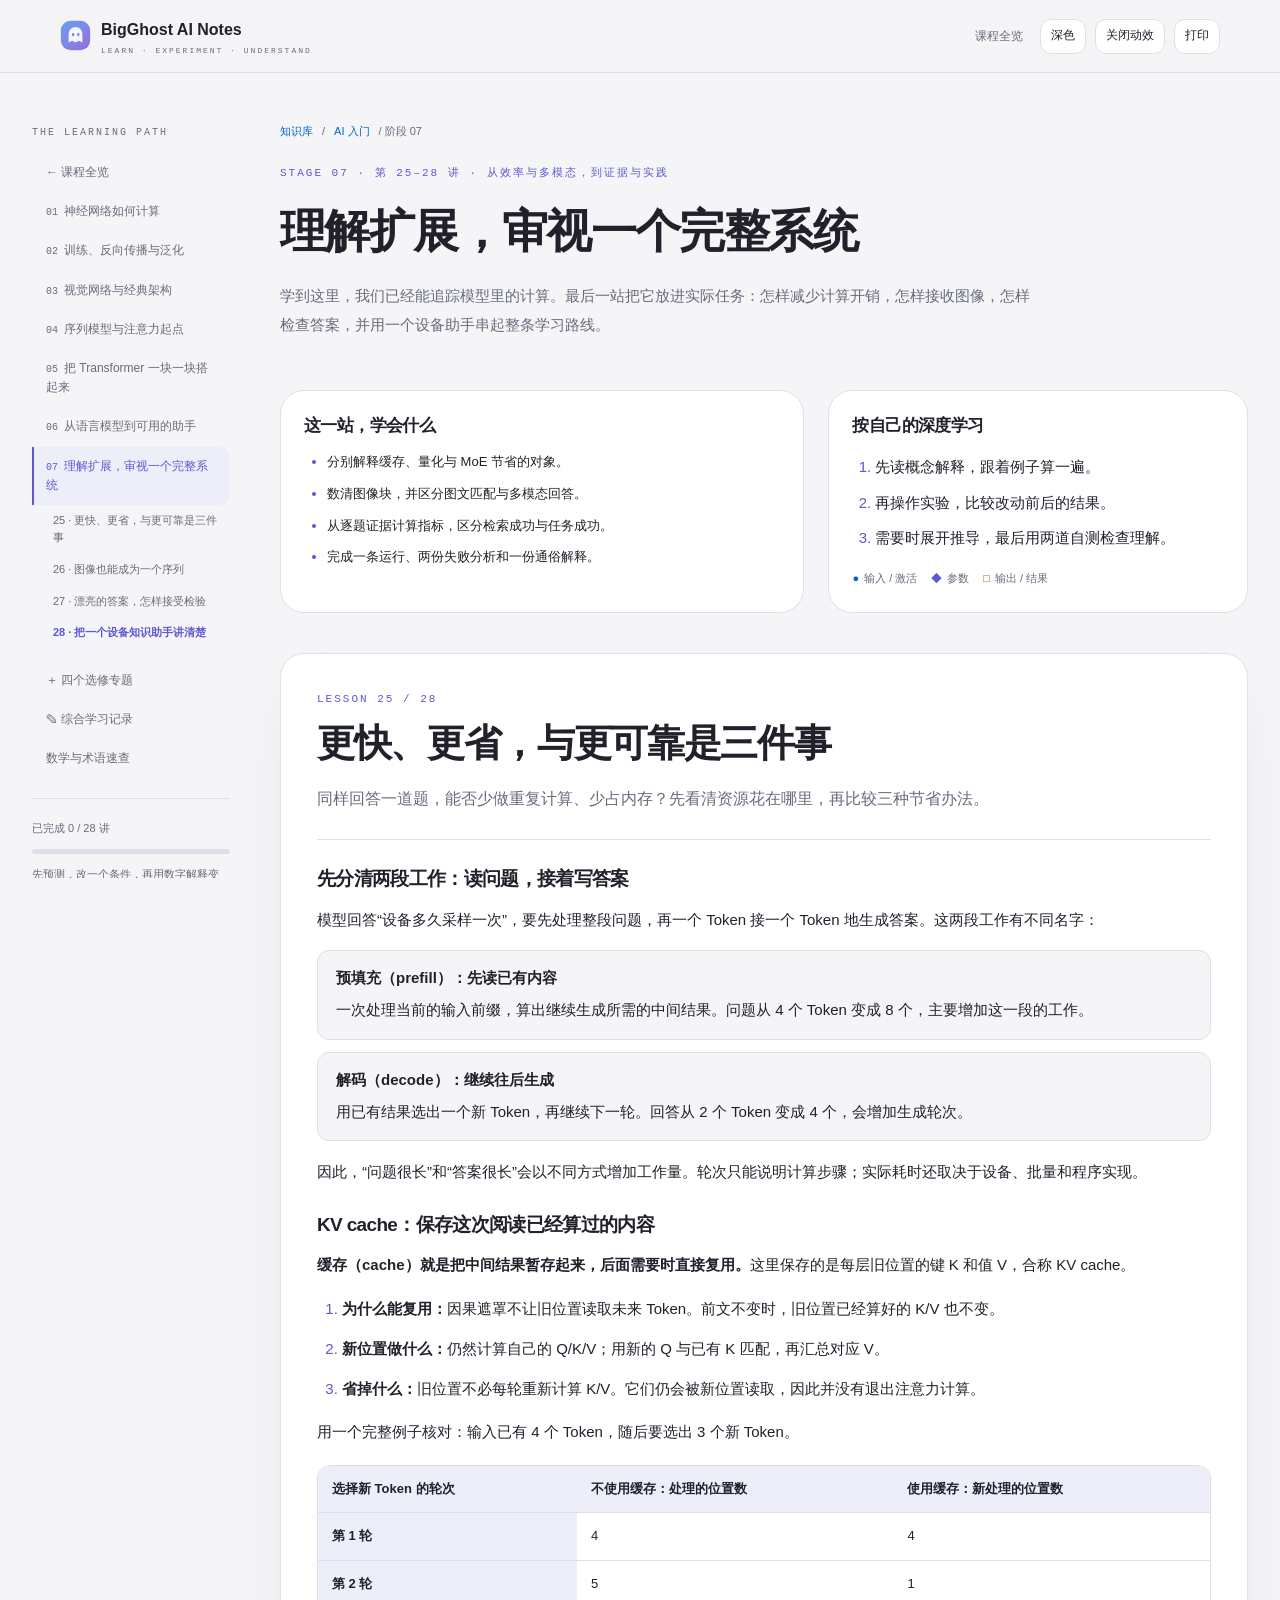
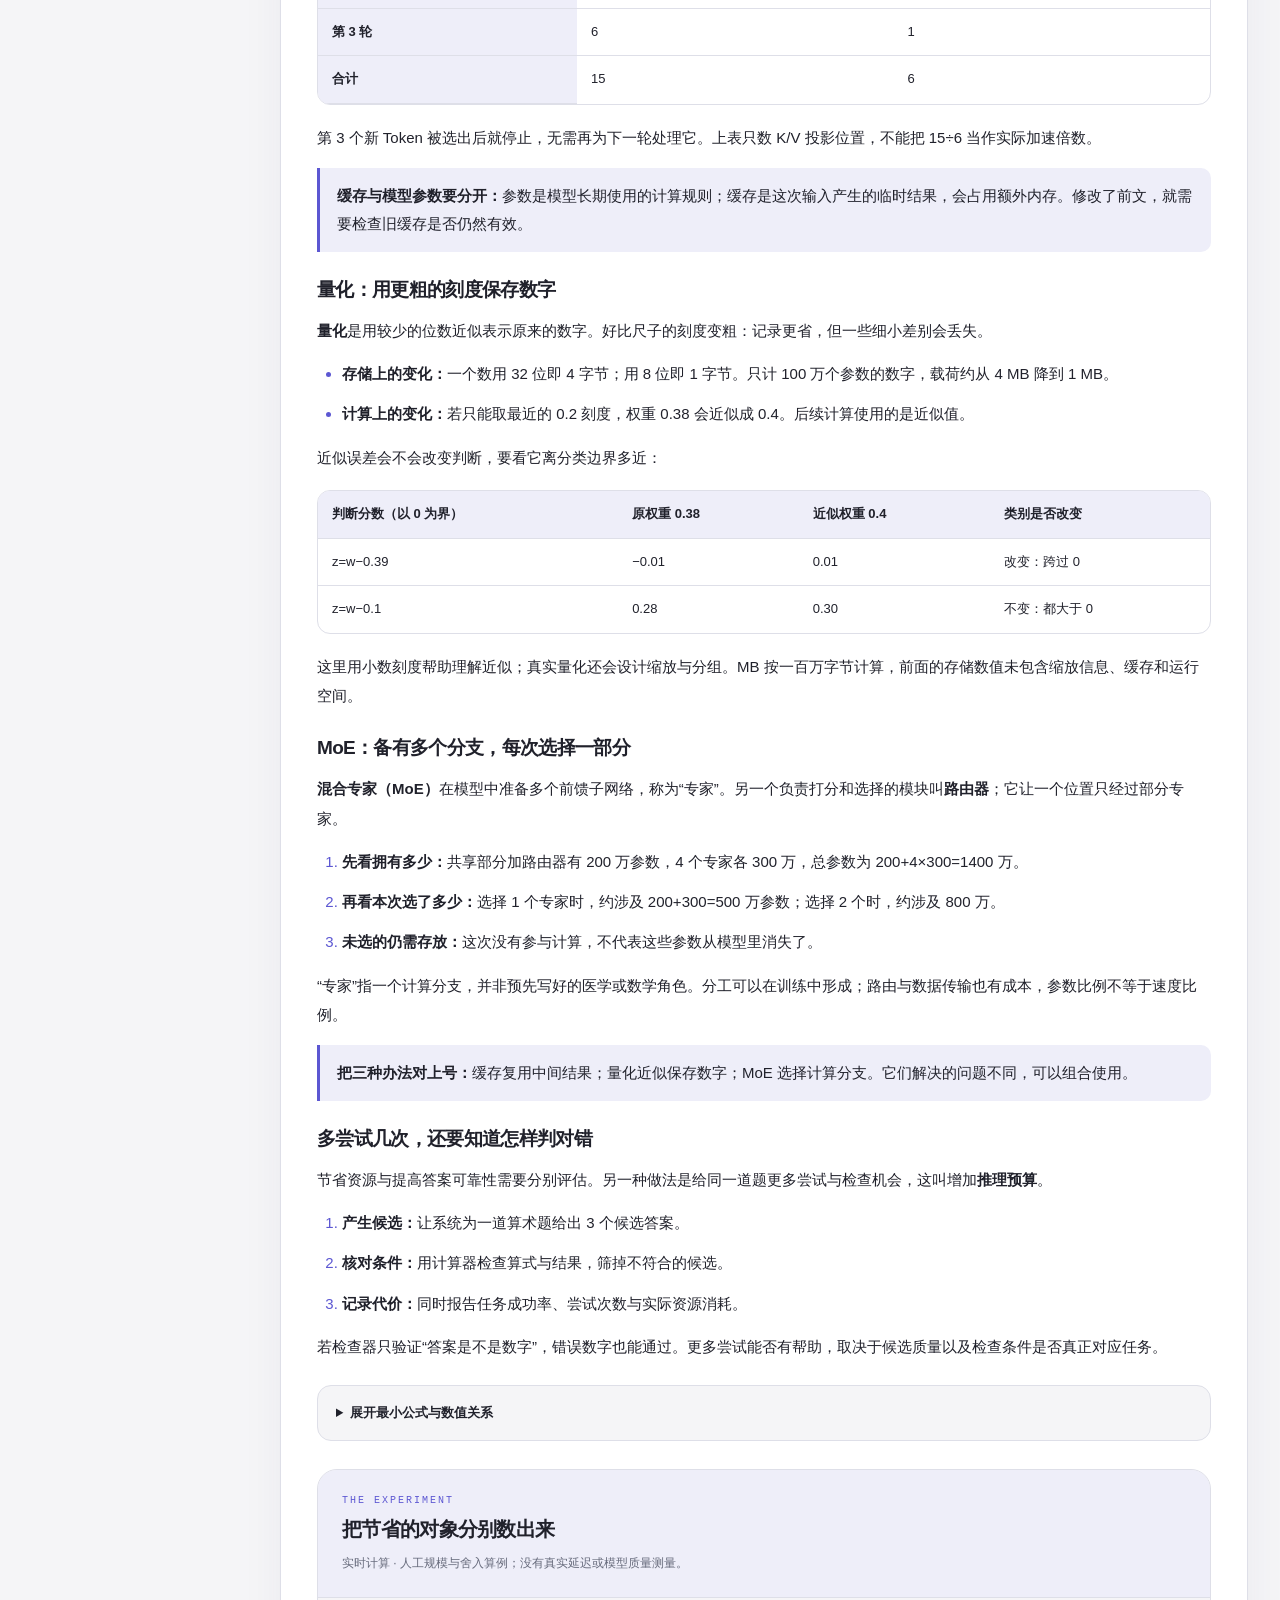
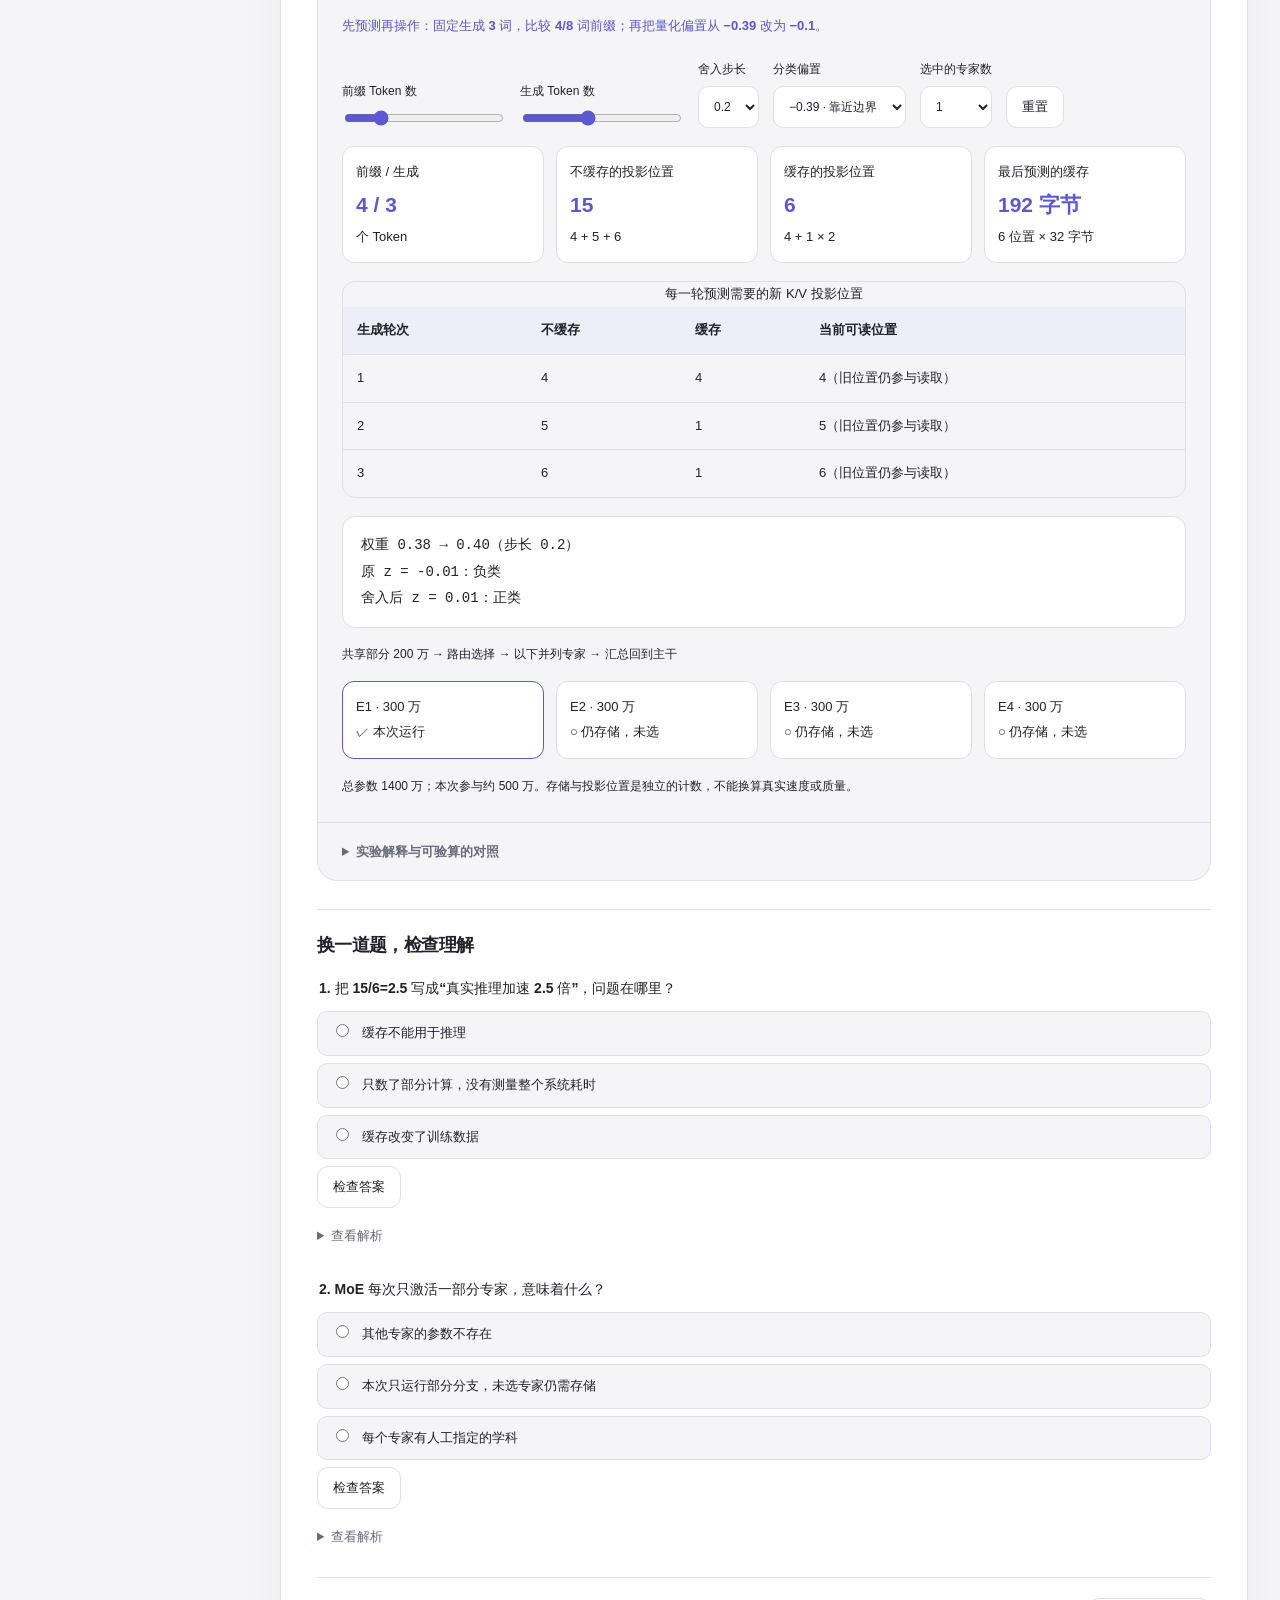
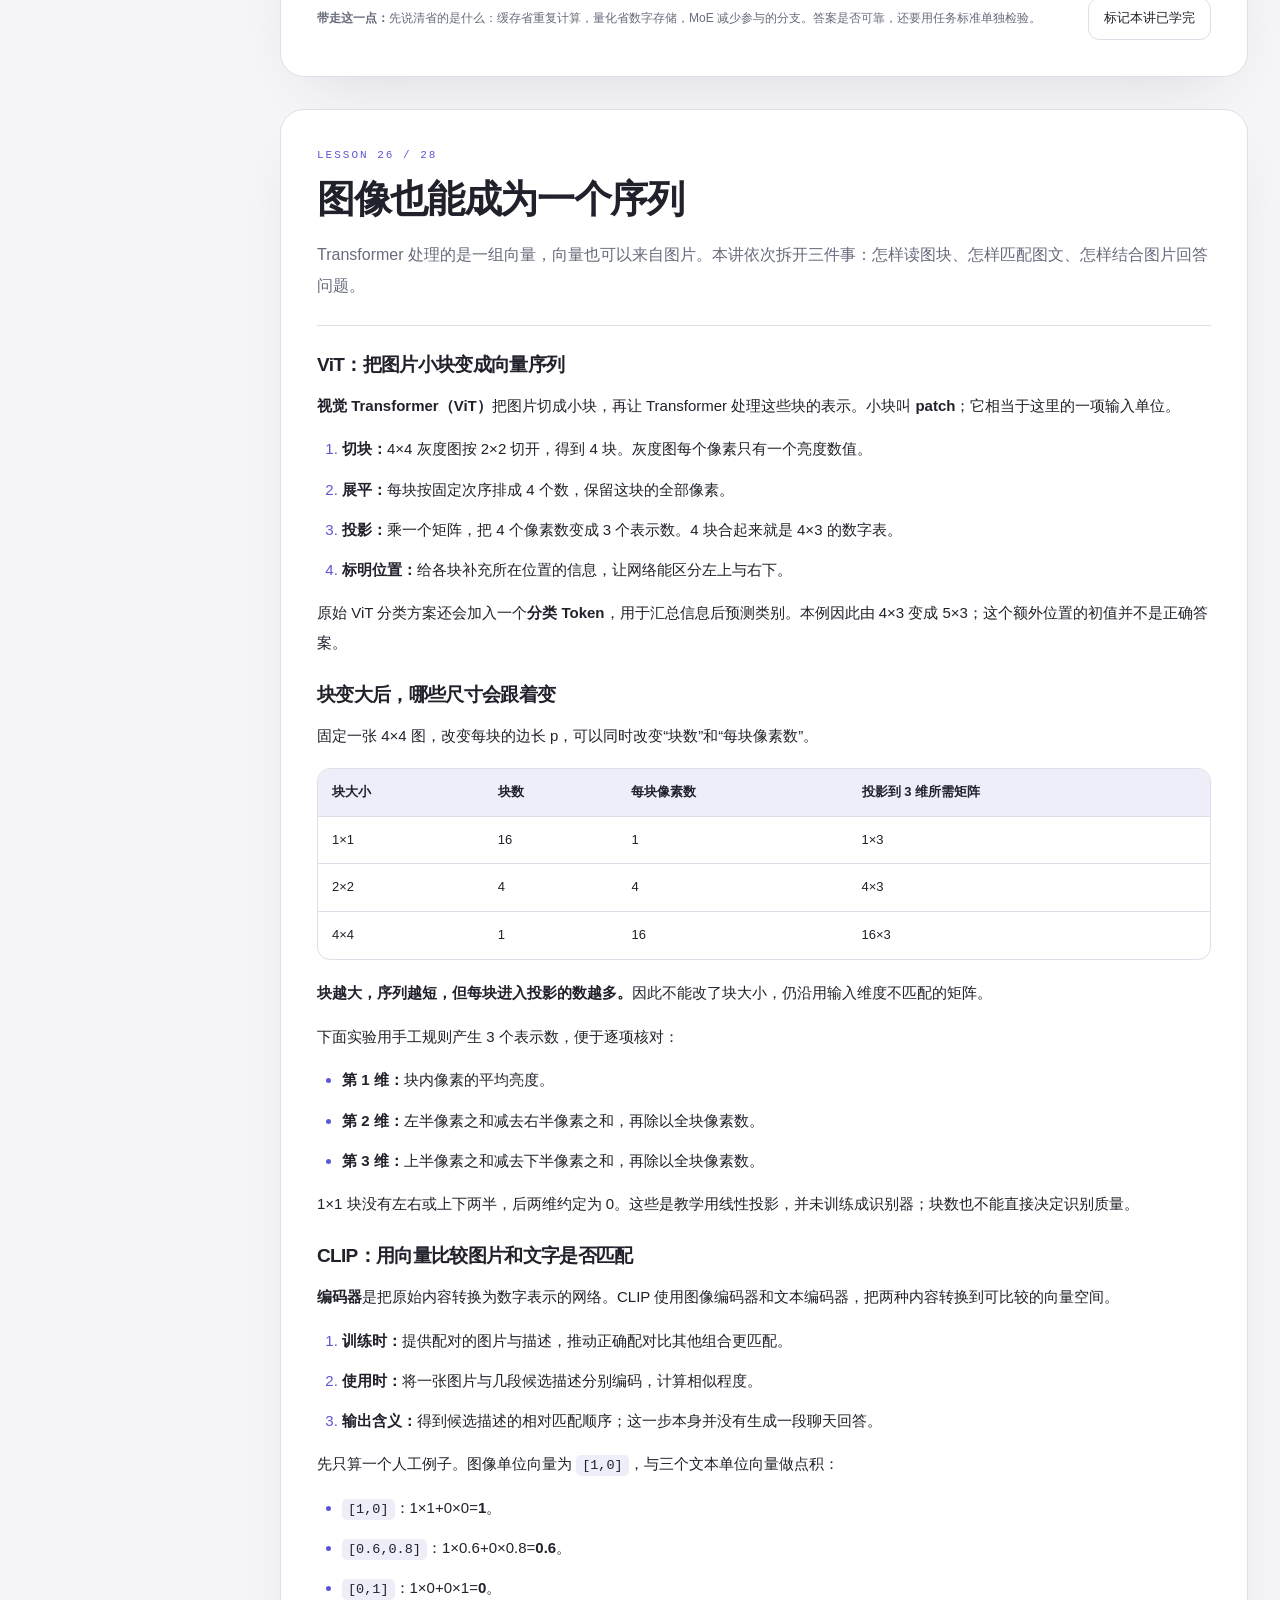
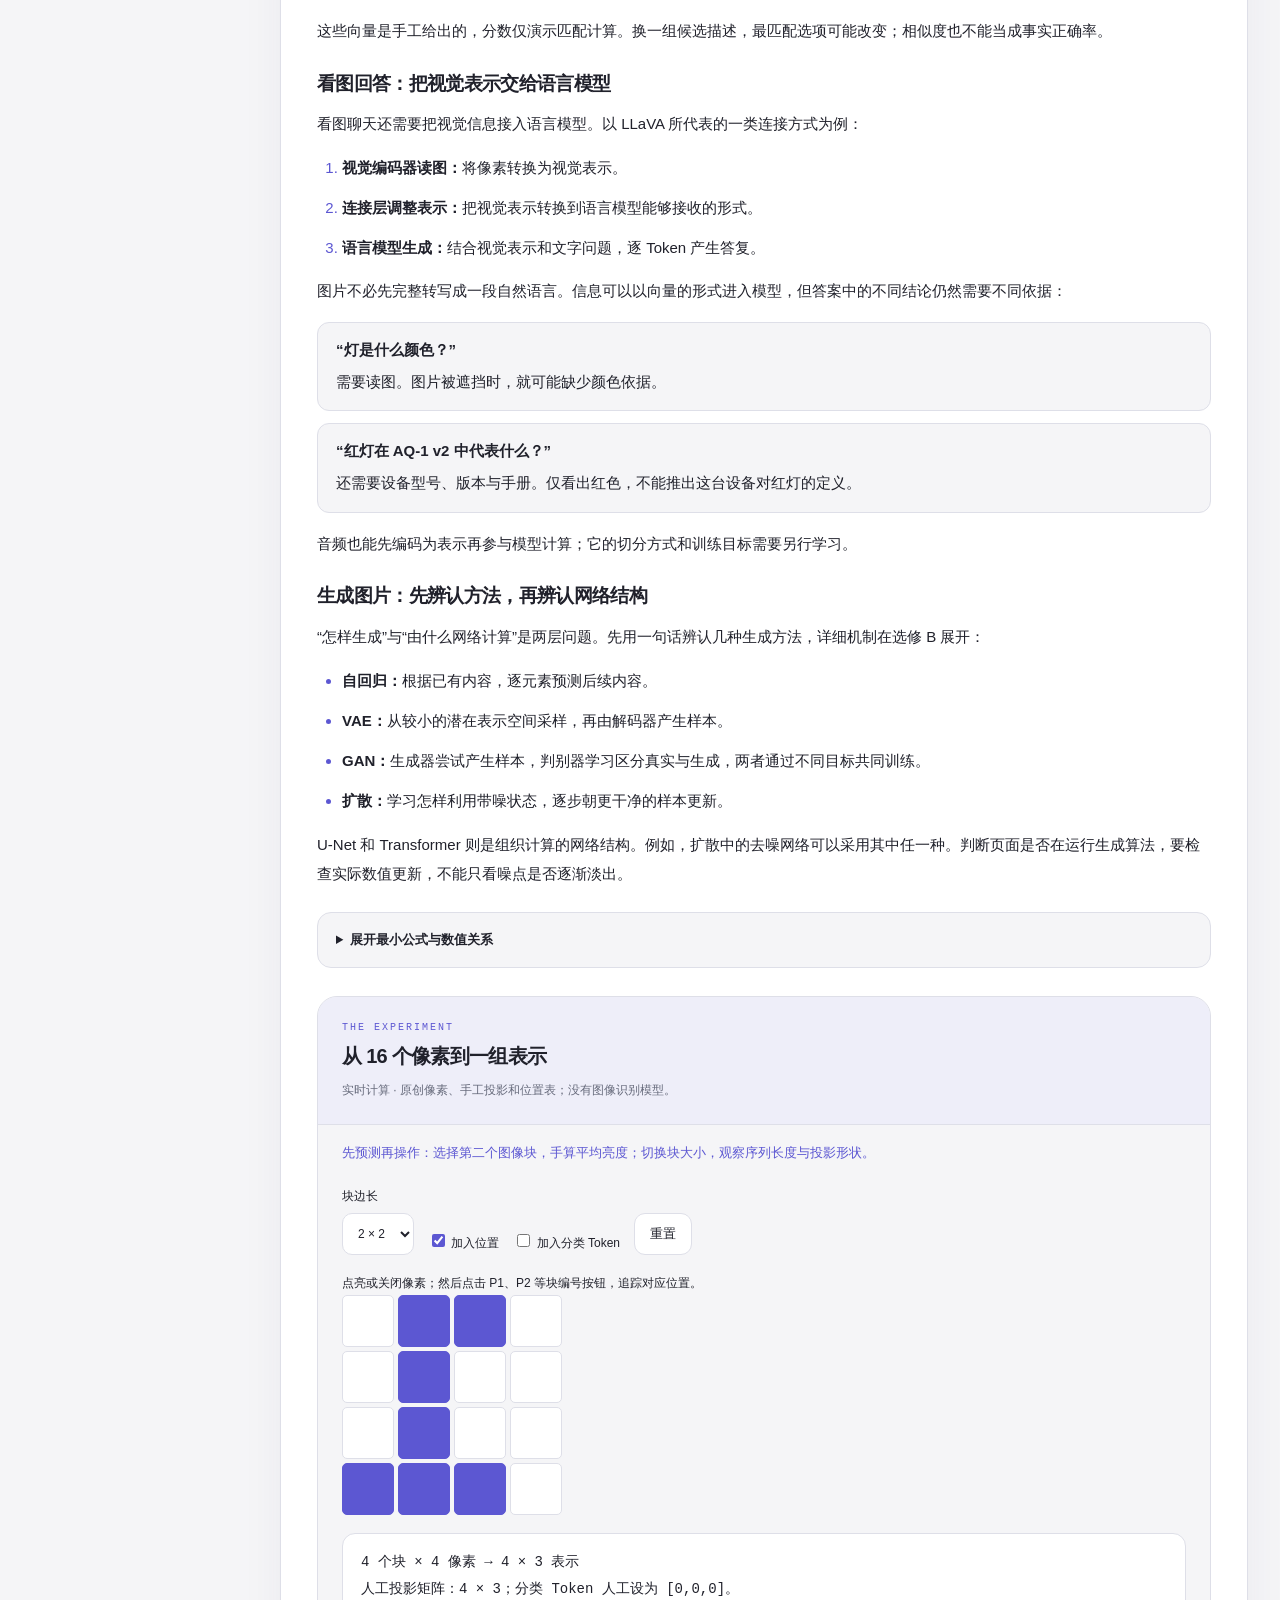
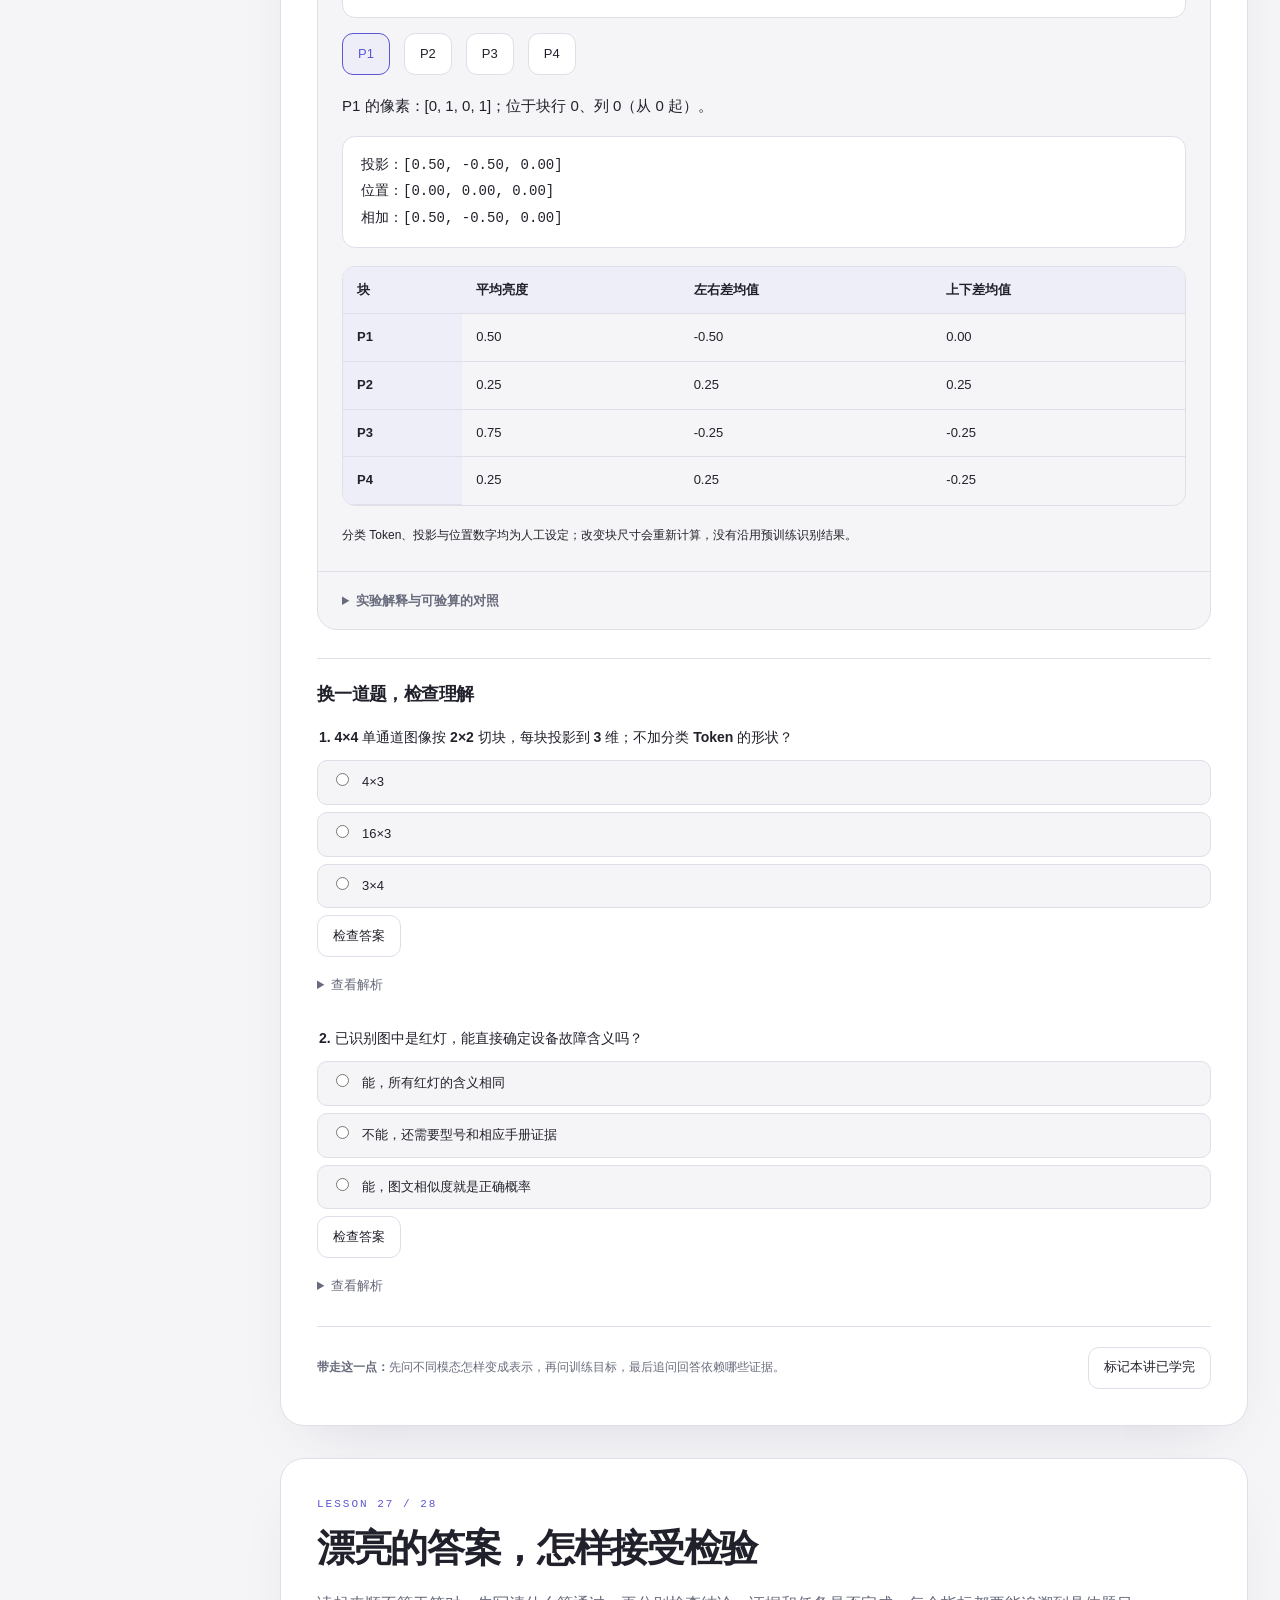
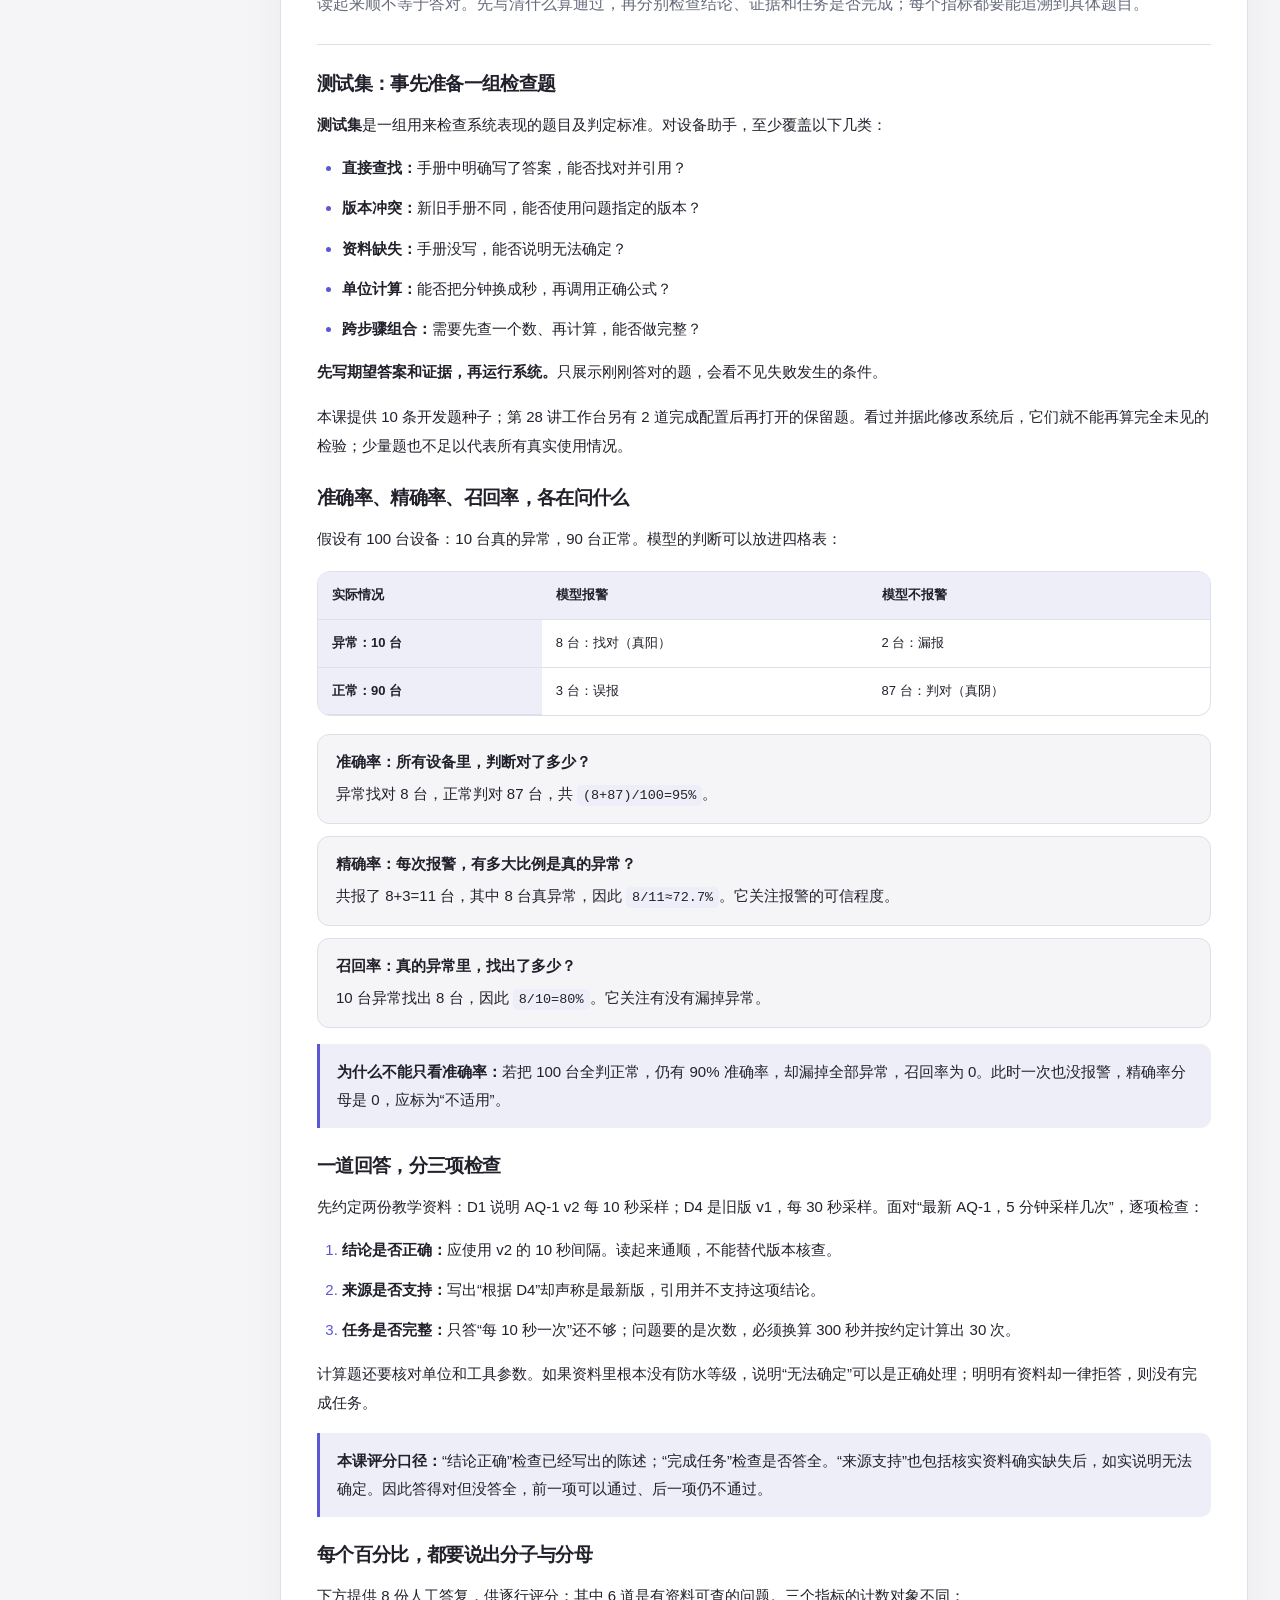
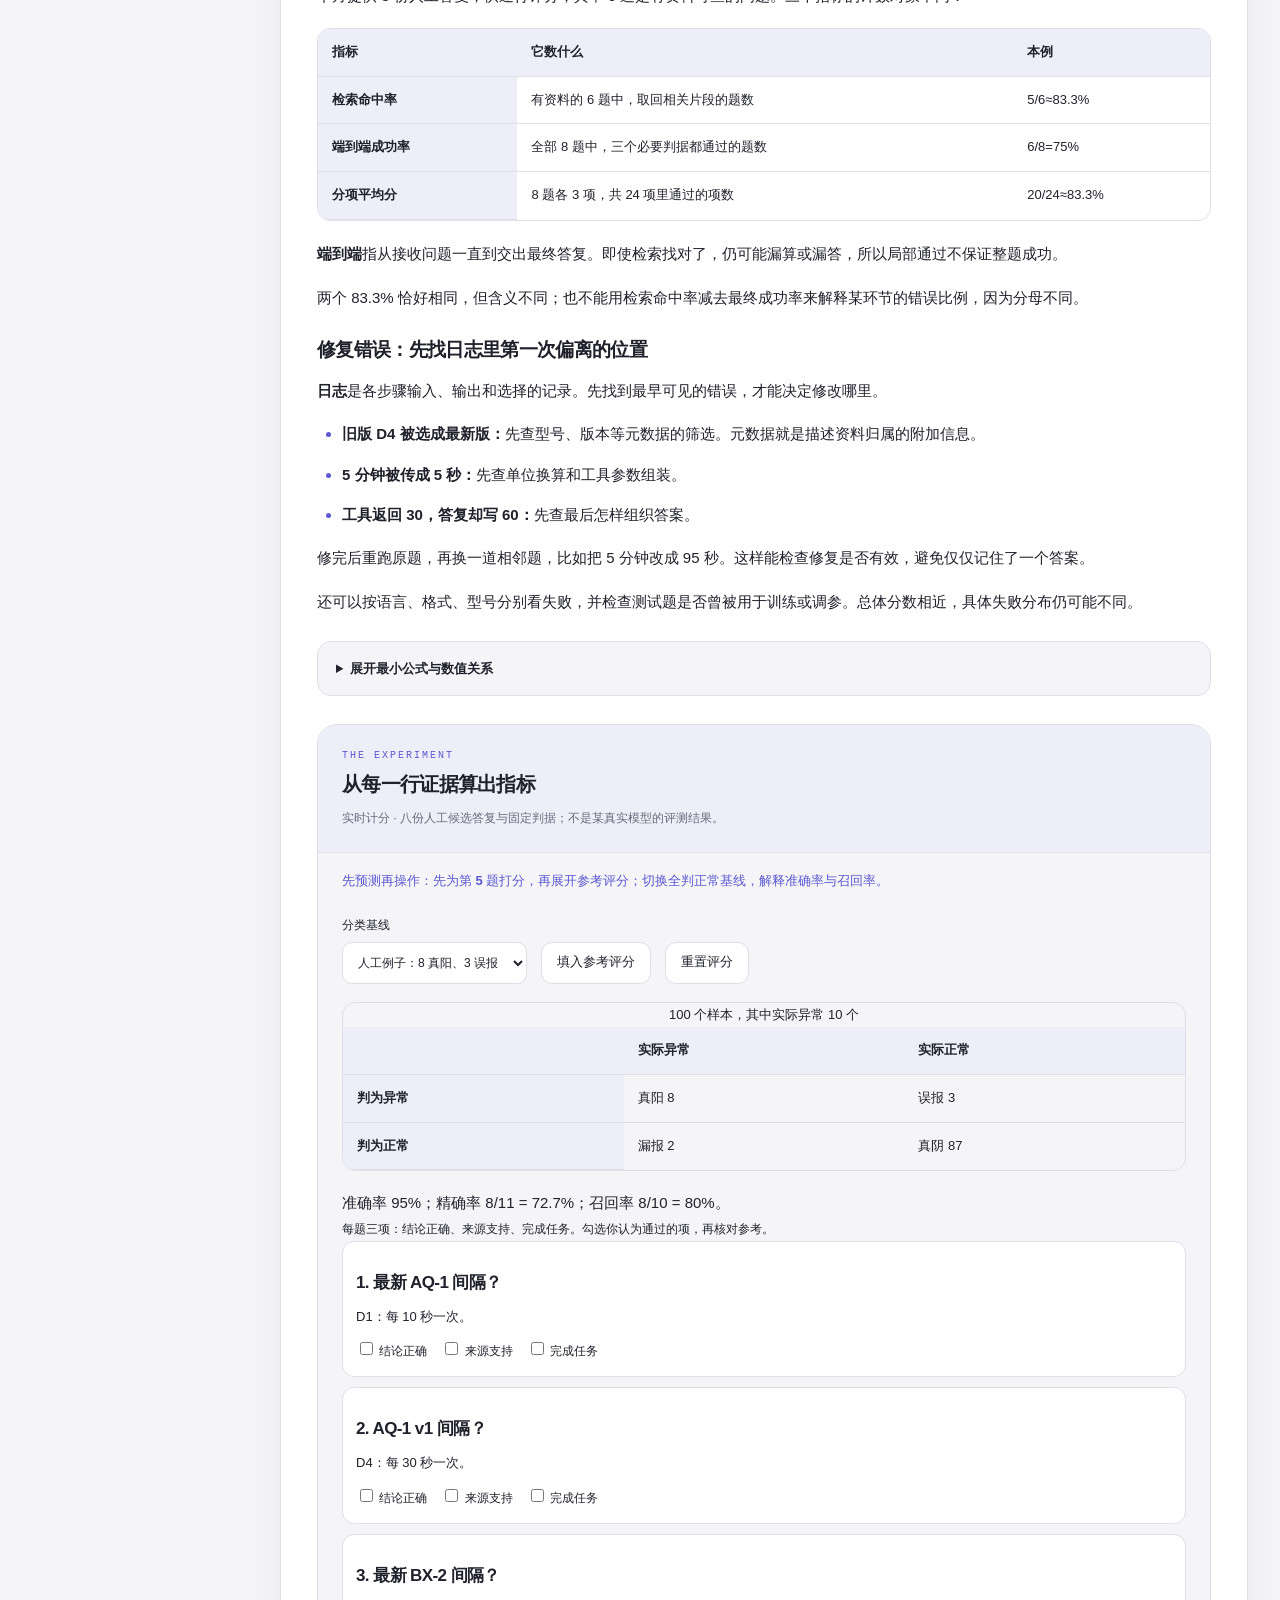
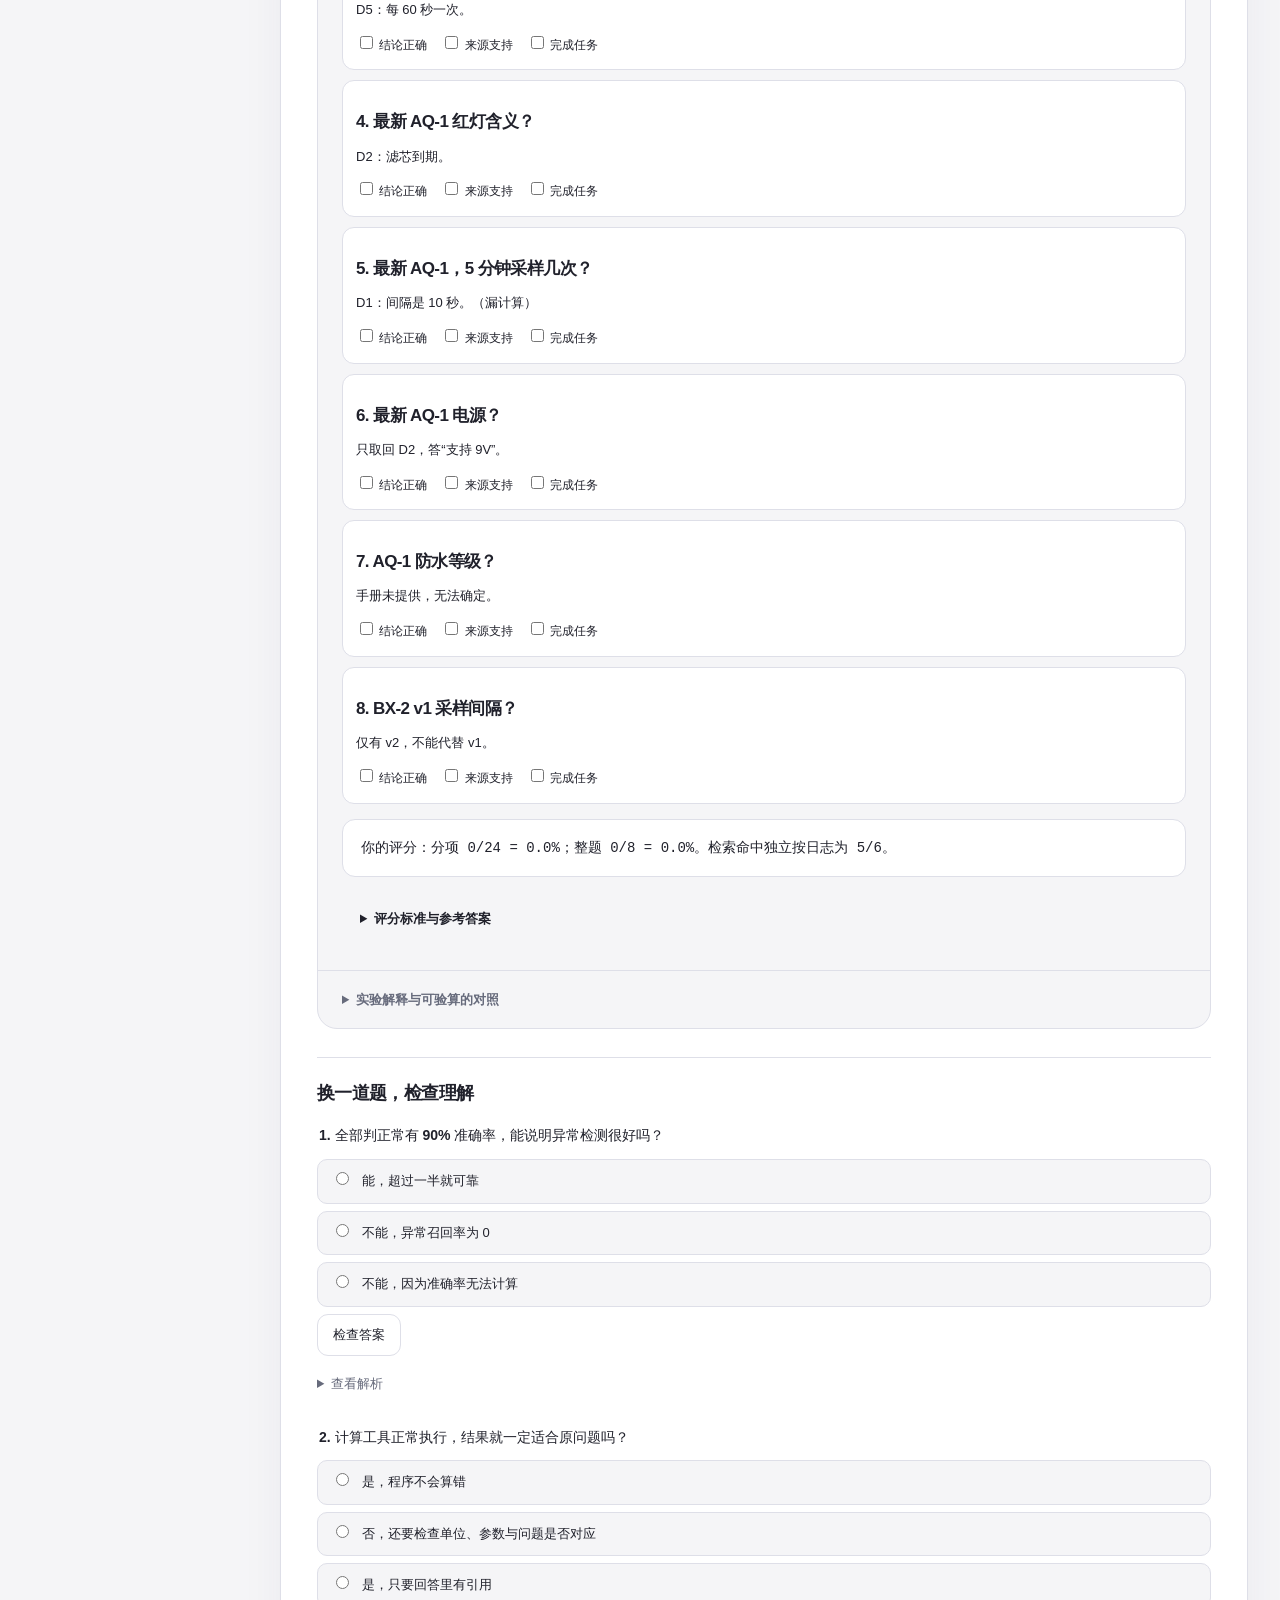
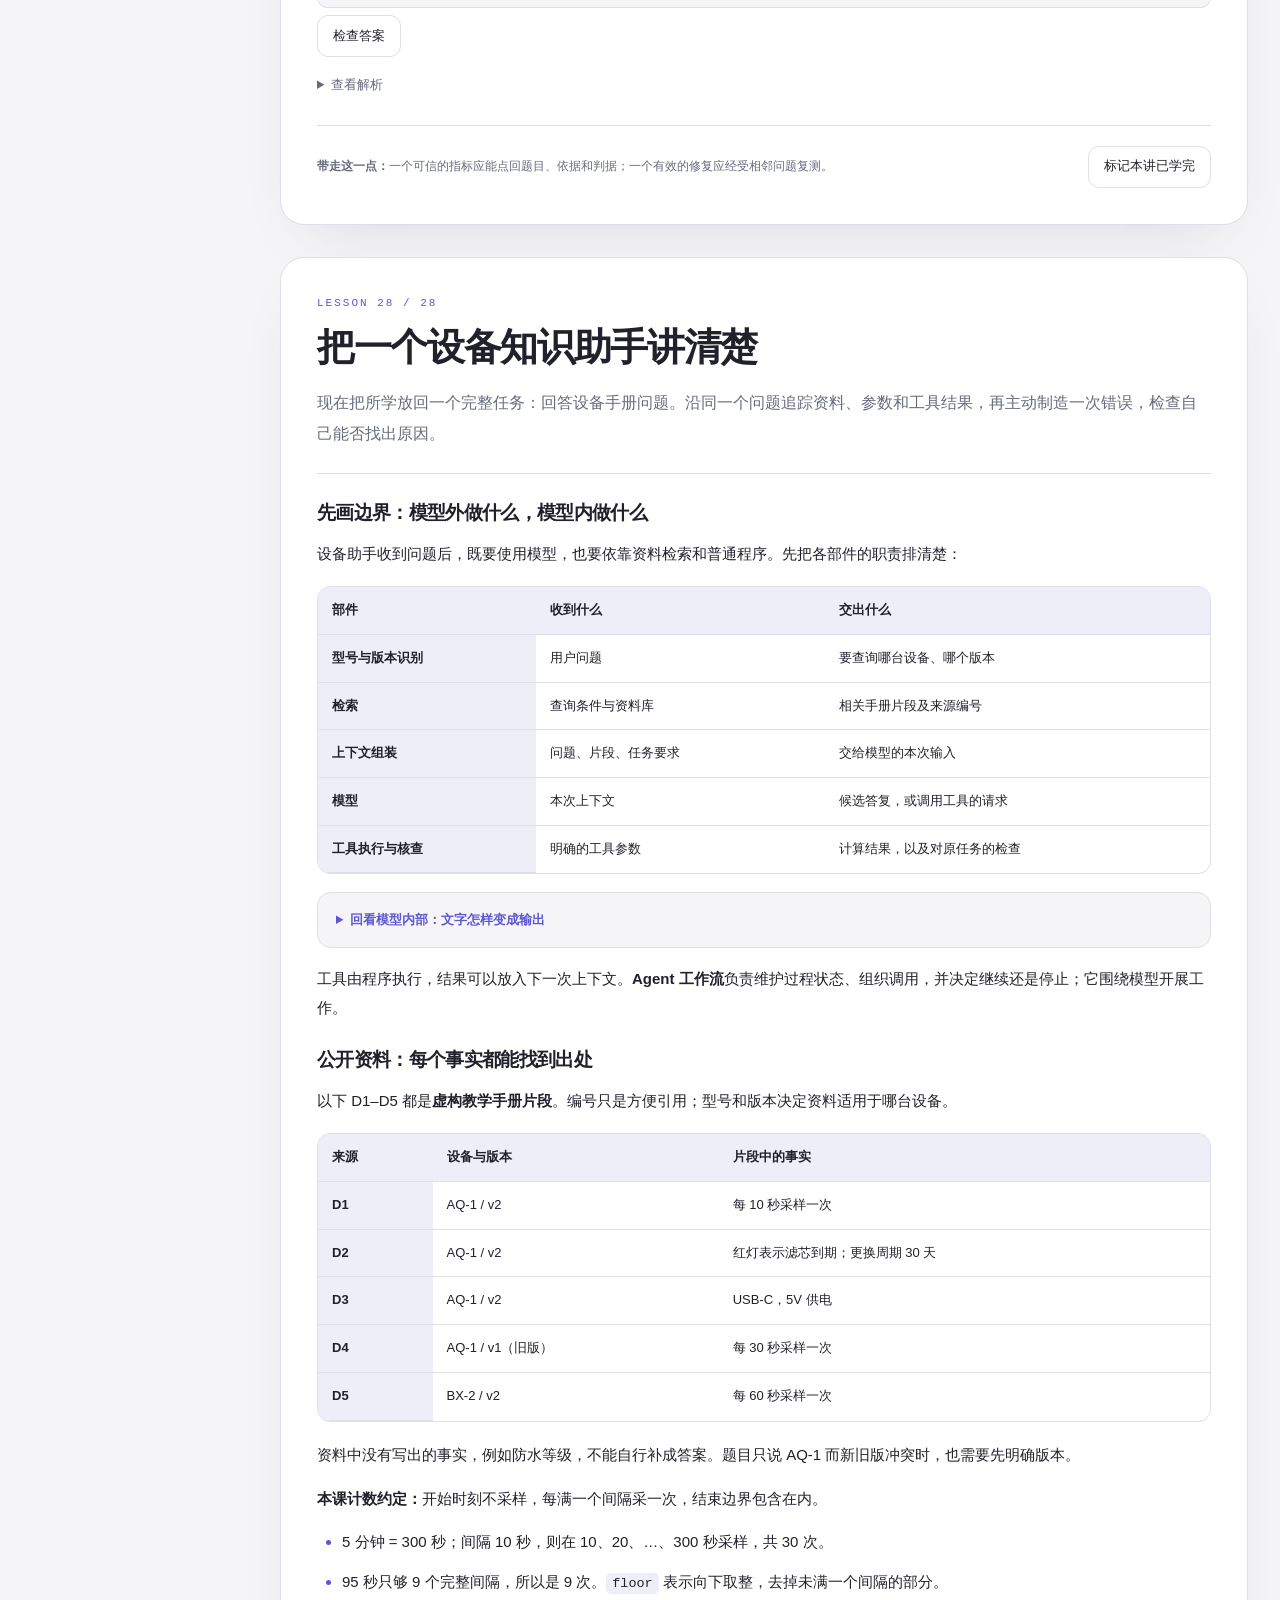
<file: site/notes/ai-foundations/stage-7.html>
<!DOCTYPE html><html lang="zh-CN" data-theme="light" data-motion="on"><head><meta charset="utf-8"><meta name="viewport" content="width=device-width,initial-scale=1"><title>理解扩展，审视一个完整系统 · BigGhost AI Notes</title><meta name="description" content="学到这里，我们已经能追踪模型里的计算。最后一站把它放进实际任务：怎样减少计算开销，怎样接收图像，怎样检查答案，并用一个设备助手串起整条学习路线。"><meta name="theme-color" content="#f5f5f7"><link rel="icon" href="../../favicon.ico" sizes="16x16 32x32 48x48">
<link rel="icon" type="image/svg+xml" sizes="any" href="[data-uri]"><script>try{const s=localStorage.getItem('bigghost-note-ai-foundations-theme');document.documentElement.dataset.theme=s==='dark'||(!s&&matchMedia('(prefers-color-scheme: dark)').matches)?'dark':'light';document.documentElement.dataset.motion=localStorage.getItem('bigghost-note-ai-foundations-motion')==='off'||matchMedia('(prefers-reduced-motion: reduce)').matches?'off':'on';}catch(_){}</script><link rel="stylesheet" href="assets/course.css"></head><body id="top"><a class="skip" href="#main">跳转到主要内容</a><header class="topbar"><div class="wrap topinner"><a class="brand" href="../../index.html"><img src="../../favicon.svg" alt=""><span>BigGhost AI Notes<small>LEARN · EXPERIMENT · UNDERSTAND</small></span></a><div class="top-actions"><a href="index.html">课程全览</a><button data-theme-toggle>深色</button><button data-motion-toggle>关闭动效</button><button data-print>打印</button></div></div></header><div class="shell"><aside class="side"><div class="side-label">THE LEARNING PATH</div><nav aria-label="课程目录"><a href="index.html">← 课程全览</a><a href="stage-1.html" class=""><small>01</small>神经网络如何计算</a><a href="stage-2.html" class=""><small>02</small>训练、反向传播与泛化</a><a href="stage-3.html" class=""><small>03</small>视觉网络与经典架构</a><a href="stage-4.html" class=""><small>04</small>序列模型与注意力起点</a><a href="stage-5.html" class=""><small>05</small>把 Transformer 一块一块搭起来</a><a href="stage-6.html" class=""><small>06</small>从语言模型到可用的助手</a><a href="stage-7.html" class="current" aria-current="page"><small>07</small>理解扩展，审视一个完整系统</a><div class="lesson-nav"><a href="#lesson-25">25 · 更快、更省，与更可靠是三件事</a><a href="#lesson-26">26 · 图像也能成为一个序列</a><a href="#lesson-27">27 · 漂亮的答案，怎样接受检验</a><a href="#lesson-28">28 · 把一个设备知识助手讲清楚</a></div><a href="electives.html">＋ 四个选修专题</a><a href="workbook.html">✎ 综合学习记录</a><a href="index.html#toolbox">数学与术语速查</a></nav><div class="sidenote"><p data-progress-text>已完成 0 / 28 讲</p><div class="progress-track"><div class="progress-fill"></div></div><p>先预测，改一个条件，再用数字解释变化。</p><p data-storage-status>进度与笔记保存在此浏览器。</p><button data-export>导出学习记录</button></div></aside><main id="main"><details class="mobile-nav"><summary>课程目录 · 7 个阶段</summary><nav aria-label="手机课程目录"><a href="stage-1.html" class=""><small>01</small>神经网络如何计算</a><a href="stage-2.html" class=""><small>02</small>训练、反向传播与泛化</a><a href="stage-3.html" class=""><small>03</small>视觉网络与经典架构</a><a href="stage-4.html" class=""><small>04</small>序列模型与注意力起点</a><a href="stage-5.html" class=""><small>05</small>把 Transformer 一块一块搭起来</a><a href="stage-6.html" class=""><small>06</small>从语言模型到可用的助手</a><a href="stage-7.html" class="current" aria-current="page"><small>07</small>理解扩展，审视一个完整系统</a><div class="lesson-nav"><a href="#lesson-25">25 · 更快、更省，与更可靠是三件事</a><a href="#lesson-26">26 · 图像也能成为一个序列</a><a href="#lesson-27">27 · 漂亮的答案，怎样接受检验</a><a href="#lesson-28">28 · 把一个设备知识助手讲清楚</a></div><a href="electives.html">＋ 四个选修专题</a><a href="workbook.html">✎ 综合学习记录</a><a href="index.html#toolbox">数学与术语速查</a></nav></details><header class="stage-hero"><div class="breadcrumb"><a href="../../index.html">知识库</a><span>/</span><a href="index.html">AI 入门</a><span>/ 阶段 07</span></div><div class="eyebrow">STAGE 07 · 第 25–28 讲 · 从效率与多模态，到证据与实践</div><h1>理解扩展，审视一个完整系统</h1><p class="lead">学到这里，我们已经能追踪模型里的计算。最后一站把它放进实际任务：怎样减少计算开销，怎样接收图像，怎样检查答案，并用一个设备助手串起整条学习路线。</p></header><div class="stage-overview"><section class="card"><h2>这一站，学会什么</h2><ul><li>分别解释缓存、量化与 MoE 节省的对象。</li><li>数清图像块，并区分图文匹配与多模态回答。</li><li>从逐题证据计算指标，区分检索成功与任务成功。</li><li>完成一条运行、两份失败分析和一份通俗解释。</li></ul></section><section class="card"><h2>按自己的深度学习</h2><ol><li>先读概念解释，跟着例子算一遍。</li><li>再操作实验，比较改动前后的结果。</li><li>需要时展开推导，最后用两道自测检查理解。</li></ol><div class="legend"><span>输入 / 激活</span><span>参数</span><span>输出 / 结果</span></div></section></div><section class="lesson" id="lesson-25"><header class="lesson-header"><div class="eyebrow">LESSON 25 / 28</div><h2>更快、更省，与更可靠是三件事</h2><p>同样回答一道题，能否少做重复计算、少占内存？先看清资源花在哪里，再比较三种节省办法。</p></header><section class="lesson-part"><h3>先分清两段工作：读问题，接着写答案</h3><p>模型回答“设备多久采样一次”，要先处理整段问题，再一个 Token 接一个 Token 地生成答案。这两段工作有不同名字：</p><dl class="concept-list"><div><dt>预填充（prefill）：先读已有内容</dt><dd>一次处理当前的输入前缀，算出继续生成所需的中间结果。问题从 4 个 Token 变成 8 个，主要增加这一段的工作。</dd></div><div><dt>解码（decode）：继续往后生成</dt><dd>用已有结果选出一个新 Token，再继续下一轮。回答从 2 个 Token 变成 4 个，会增加生成轮次。</dd></div></dl><p>因此，“问题很长”和“答案很长”会以不同方式增加工作量。轮次只能说明计算步骤；实际耗时还取决于设备、批量和程序实现。</p></section><section class="lesson-part"><h3>KV cache：保存这次阅读已经算过的内容</h3><p><strong>缓存（cache）就是把中间结果暂存起来，后面需要时直接复用。</strong>这里保存的是每层旧位置的键 K 和值 V，合称 KV cache。</p><ol><li><strong>为什么能复用：</strong>因果遮罩不让旧位置读取未来 Token。前文不变时，旧位置已经算好的 K/V 也不变。</li><li><strong>新位置做什么：</strong>仍然计算自己的 Q/K/V；用新的 Q 与已有 K 匹配，再汇总对应 V。</li><li><strong>省掉什么：</strong>旧位置不必每轮重新计算 K/V。它们仍会被新位置读取，因此并没有退出注意力计算。</li></ol><p>用一个完整例子核对：输入已有 4 个 Token，随后要选出 3 个新 Token。</p><div class="table-wrap"><table><thead><tr><th>选择新 Token 的轮次</th><th>不使用缓存：处理的位置数</th><th>使用缓存：新处理的位置数</th></tr></thead><tbody><tr><th>第 1 轮</th><td>4</td><td>4</td></tr><tr><th>第 2 轮</th><td>5</td><td>1</td></tr><tr><th>第 3 轮</th><td>6</td><td>1</td></tr><tr><th>合计</th><td>15</td><td>6</td></tr></tbody></table></div><p>第 3 个新 Token 被选出后就停止，无需再为下一轮处理它。上表只数 K/V 投影位置，不能把 15÷6 当作实际加速倍数。</p><div class="reading-note"><strong>缓存与模型参数要分开：</strong>参数是模型长期使用的计算规则；缓存是这次输入产生的临时结果，会占用额外内存。修改了前文，就需要检查旧缓存是否仍然有效。</div></section><section class="lesson-part"><h3>量化：用更粗的刻度保存数字</h3><p><strong>量化</strong>是用较少的位数近似表示原来的数字。好比尺子的刻度变粗：记录更省，但一些细小差别会丢失。</p><ul><li><strong>存储上的变化：</strong>一个数用 32 位即 4 字节；用 8 位即 1 字节。只计 100 万个参数的数字，载荷约从 4 MB 降到 1 MB。</li><li><strong>计算上的变化：</strong>若只能取最近的 0.2 刻度，权重 0.38 会近似成 0.4。后续计算使用的是近似值。</li></ul><p>近似误差会不会改变判断，要看它离分类边界多近：</p><div class="table-wrap"><table><thead><tr><th>判断分数（以 0 为界）</th><th>原权重 0.38</th><th>近似权重 0.4</th><th>类别是否改变</th></tr></thead><tbody><tr><td>z=w−0.39</td><td>−0.01</td><td>0.01</td><td>改变：跨过 0</td></tr><tr><td>z=w−0.1</td><td>0.28</td><td>0.30</td><td>不变：都大于 0</td></tr></tbody></table></div><p>这里用小数刻度帮助理解近似；真实量化还会设计缩放与分组。MB 按一百万字节计算，前面的存储数值未包含缩放信息、缓存和运行空间。</p></section><section class="lesson-part"><h3>MoE：备有多个分支，每次选择一部分</h3><p><strong>混合专家（MoE）</strong>在模型中准备多个前馈子网络，称为“专家”。另一个负责打分和选择的模块叫<strong>路由器</strong>；它让一个位置只经过部分专家。</p><ol><li><strong>先看拥有多少：</strong>共享部分加路由器有 200 万参数，4 个专家各 300 万，总参数为 200+4×300=1400 万。</li><li><strong>再看本次选了多少：</strong>选择 1 个专家时，约涉及 200+300=500 万参数；选择 2 个时，约涉及 800 万。</li><li><strong>未选的仍需存放：</strong>这次没有参与计算，不代表这些参数从模型里消失了。</li></ol><p>“专家”指一个计算分支，并非预先写好的医学或数学角色。分工可以在训练中形成；路由与数据传输也有成本，参数比例不等于速度比例。</p><div class="reading-note"><strong>把三种办法对上号：</strong>缓存复用中间结果；量化近似保存数字；MoE 选择计算分支。它们解决的问题不同，可以组合使用。</div></section><section class="lesson-part"><h3>多尝试几次，还要知道怎样判对错</h3><p>节省资源与提高答案可靠性需要分别评估。另一种做法是给同一道题更多尝试与检查机会，这叫增加<strong>推理预算</strong>。</p><ol><li><strong>产生候选：</strong>让系统为一道算术题给出 3 个候选答案。</li><li><strong>核对条件：</strong>用计算器检查算式与结果，筛掉不符合的候选。</li><li><strong>记录代价：</strong>同时报告任务成功率、尝试次数与实际资源消耗。</li></ol><p>若检查器只验证“答案是不是数字”，错误数字也能通过。更多尝试能否有帮助，取决于候选质量以及检查条件是否真正对应任务。</p></section><details class="math-details"><summary>展开最小公式与数值关系</summary><div class="details-body"><p><strong>先读符号：</strong>n 是原前缀长度，g 是准备选出的新 Token 数。这里只计 K/V 投影处理的位置数。</p><ul><li>不缓存：<code>gn+g(g−1)/2</code>。</li><li>缓存：<code>n+g−1</code>。</li><li>代入 n=4、g=3：分别得到 15 和 6。</li></ul><p><strong>缓存空间的简化算例：</strong>2 层 × K/V 两份 × 2 个 KV 头 × 每头 2 维 × n 个位置 × 每数 2 字节 = <code>32n 字节</code>。</p><p>n=4 时为 128 字节；n=6 时为 192 字节。此式忽略元数据、共享策略和其他激活，不能代表完整模型的内存占用。</p></div></details><section class="lab-box" aria-label="把节省的对象分别数出来"><div class="lab-heading"><div class="eyebrow">THE EXPERIMENT</div><h3>把节省的对象分别数出来</h3><p>实时计算 · 人工规模与舍入算例；没有真实延迟或模型质量测量。</p></div><p class="lab-task">先预测再操作：固定生成 3 词，比较 4/8 词前缀；再把量化偏置从 −0.39 改为 −0.1。</p><div class="lab" data-lab="efficiency"><div class="controls"><label class="control">前缀 Token 数<input type="range" min="2" max="12" value="4" data-prefix></label><label class="control">生成 Token 数<input type="range" min="1" max="6" value="3" data-generation></label><label class="control">舍入步长<select data-quant><option value="0.1">0.1</option><option value="0.2" selected>0.2</option><option value="0.5">0.5</option></select></label><label class="control">分类偏置<select data-bias><option value="-0.39">−0.39 · 靠近边界</option><option value="-0.1">−0.1 · 远离边界</option></select></label><label class="control">选中的专家数<select data-experts><option value="1">1</option><option value="2">2</option></select></label><button data-action="reset">重置</button></div><div data-out class="lab-output"></div></div><details class="lab-explanation"><summary>实验解释与可验算的对照</summary><div class="details-body"><ul><li><strong>缓存：</strong>默认 3 轮分别处理 4、5、6 个位置；启用后只新处理 4、1、1 个。最后一轮缓存长 6，简化占用 192 字节。</li><li><strong>量化：</strong>0.38 按 0.2 刻度舍入为 0.4，分数 z=w−0.39 从 −0.01 变成 0.01，跨过分类边界。</li><li><strong>MoE：</strong>选 1 个专家时，总参数仍为 1400 万，本次约涉及 500 万。</li></ul></div></details><noscript><p class="callout">JavaScript 已关闭。请阅读实验解释中的完整数值对照；启用 JavaScript 可操作控件。</p></noscript></section><div class="quiz"><h3>换一道题，检查理解</h3><fieldset data-quiz data-correct="1"><legend>1. 把 15/6=2.5 写成“真实推理加速 2.5 倍”，问题在哪里？</legend><label class="quiz-option"><input type="radio" name="q-25-0" value="0"><span>缓存不能用于推理</span></label><label class="quiz-option"><input type="radio" name="q-25-0" value="1"><span>只数了部分计算，没有测量整个系统耗时</span></label><label class="quiz-option"><input type="radio" name="q-25-0" value="2"><span>缓存改变了训练数据</span></label><button data-check>检查答案</button><div class="quiz-feedback" role="status"></div><details class="quiz-answer"><summary>查看解析</summary><div class="details-body"><strong>参考答案：只数了部分计算，没有测量整个系统耗时</strong><p data-answer-text>位置计数只覆盖 K/V 投影，不覆盖全部计算、访存与硬件开销。</p></div></details></fieldset><fieldset data-quiz data-correct="1"><legend>2. MoE 每次只激活一部分专家，意味着什么？</legend><label class="quiz-option"><input type="radio" name="q-25-1" value="0"><span>其他专家的参数不存在</span></label><label class="quiz-option"><input type="radio" name="q-25-1" value="1"><span>本次只运行部分分支，未选专家仍需存储</span></label><label class="quiz-option"><input type="radio" name="q-25-1" value="2"><span>每个专家有人工指定的学科</span></label><button data-check>检查答案</button><div class="quiz-feedback" role="status"></div><details class="quiz-answer"><summary>查看解析</summary><div class="details-body"><strong>参考答案：本次只运行部分分支，未选专家仍需存储</strong><p data-answer-text>区分总参数、参与计算的参数和真实系统成本。</p></div></details></fieldset></div><div class="lesson-end"><p><strong>带走这一点：</strong>先说清省的是什么：缓存省重复计算，量化省数字存储，MoE 减少参与的分支。答案是否可靠，还要用任务标准单独检验。</p><button data-complete="25" aria-pressed="false">标记本讲已学完</button></div></section><section class="lesson" id="lesson-26"><header class="lesson-header"><div class="eyebrow">LESSON 26 / 28</div><h2>图像也能成为一个序列</h2><p>Transformer 处理的是一组向量，向量也可以来自图片。本讲依次拆开三件事：怎样读图块、怎样匹配图文、怎样结合图片回答问题。</p></header><section class="lesson-part"><h3>ViT：把图片小块变成向量序列</h3><p><strong>视觉 Transformer（ViT）</strong>把图片切成小块，再让 Transformer 处理这些块的表示。小块叫 <strong>patch</strong>；它相当于这里的一项输入单位。</p><ol><li><strong>切块：</strong>4×4 灰度图按 2×2 切开，得到 4 块。灰度图每个像素只有一个亮度数值。</li><li><strong>展平：</strong>每块按固定次序排成 4 个数，保留这块的全部像素。</li><li><strong>投影：</strong>乘一个矩阵，把 4 个像素数变成 3 个表示数。4 块合起来就是 4×3 的数字表。</li><li><strong>标明位置：</strong>给各块补充所在位置的信息，让网络能区分左上与右下。</li></ol><p>原始 ViT 分类方案还会加入一个<strong>分类 Token</strong>，用于汇总信息后预测类别。本例因此由 4×3 变成 5×3；这个额外位置的初值并不是正确答案。</p></section><section class="lesson-part"><h3>块变大后，哪些尺寸会跟着变</h3><p>固定一张 4×4 图，改变每块的边长 p，可以同时改变“块数”和“每块像素数”。</p><div class="table-wrap"><table><thead><tr><th>块大小</th><th>块数</th><th>每块像素数</th><th>投影到 3 维所需矩阵</th></tr></thead><tbody><tr><td>1×1</td><td>16</td><td>1</td><td>1×3</td></tr><tr><td>2×2</td><td>4</td><td>4</td><td>4×3</td></tr><tr><td>4×4</td><td>1</td><td>16</td><td>16×3</td></tr></tbody></table></div><p><strong>块越大，序列越短，但每块进入投影的数越多。</strong>因此不能改了块大小，仍沿用输入维度不匹配的矩阵。</p><p>下面实验用手工规则产生 3 个表示数，便于逐项核对：</p><ul><li><strong>第 1 维：</strong>块内像素的平均亮度。</li><li><strong>第 2 维：</strong>左半像素之和减去右半像素之和，再除以全块像素数。</li><li><strong>第 3 维：</strong>上半像素之和减去下半像素之和，再除以全块像素数。</li></ul><p>1×1 块没有左右或上下两半，后两维约定为 0。这些是教学用线性投影，并未训练成识别器；块数也不能直接决定识别质量。</p></section><section class="lesson-part"><h3>CLIP：用向量比较图片和文字是否匹配</h3><p><strong>编码器</strong>是把原始内容转换为数字表示的网络。CLIP 使用图像编码器和文本编码器，把两种内容转换到可比较的向量空间。</p><ol><li><strong>训练时：</strong>提供配对的图片与描述，推动正确配对比其他组合更匹配。</li><li><strong>使用时：</strong>将一张图片与几段候选描述分别编码，计算相似程度。</li><li><strong>输出含义：</strong>得到候选描述的相对匹配顺序；这一步本身并没有生成一段聊天回答。</li></ol><p>先只算一个人工例子。图像单位向量为 <code>[1,0]</code>，与三个文本单位向量做点积：</p><ul><li><code>[1,0]</code>：1×1+0×0=<strong>1</strong>。</li><li><code>[0.6,0.8]</code>：1×0.6+0×0.8=<strong>0.6</strong>。</li><li><code>[0,1]</code>：1×0+0×1=<strong>0</strong>。</li></ul><p>这些向量是手工给出的，分数仅演示匹配计算。换一组候选描述，最匹配选项可能改变；相似度也不能当成事实正确率。</p></section><section class="lesson-part"><h3>看图回答：把视觉表示交给语言模型</h3><p>看图聊天还需要把视觉信息接入语言模型。以 LLaVA 所代表的一类连接方式为例：</p><ol><li><strong>视觉编码器读图：</strong>将像素转换为视觉表示。</li><li><strong>连接层调整表示：</strong>把视觉表示转换到语言模型能够接收的形式。</li><li><strong>语言模型生成：</strong>结合视觉表示和文字问题，逐 Token 产生答复。</li></ol><p>图片不必先完整转写成一段自然语言。信息可以以向量的形式进入模型，但答案中的不同结论仍然需要不同依据：</p><dl class="concept-list"><div><dt>“灯是什么颜色？”</dt><dd>需要读图。图片被遮挡时，就可能缺少颜色依据。</dd></div><div><dt>“红灯在 AQ-1 v2 中代表什么？”</dt><dd>还需要设备型号、版本与手册。仅看出红色，不能推出这台设备对红灯的定义。</dd></div></dl><p>音频也能先编码为表示再参与模型计算；它的切分方式和训练目标需要另行学习。</p></section><section class="lesson-part"><h3>生成图片：先辨认方法，再辨认网络结构</h3><p>“怎样生成”与“由什么网络计算”是两层问题。先用一句话辨认几种生成方法，详细机制在选修 B 展开：</p><ul><li><strong>自回归：</strong>根据已有内容，逐元素预测后续内容。</li><li><strong>VAE：</strong>从较小的潜在表示空间采样，再由解码器产生样本。</li><li><strong>GAN：</strong>生成器尝试产生样本，判别器学习区分真实与生成，两者通过不同目标共同训练。</li><li><strong>扩散：</strong>学习怎样利用带噪状态，逐步朝更干净的样本更新。</li></ul><p>U-Net 和 Transformer 则是组织计算的网络结构。例如，扩散中的去噪网络可以采用其中任一种。判断页面是否在运行生成算法，要检查实际数值更新，不能只看噪点是否逐渐淡出。</p></section><details class="math-details"><summary>展开最小公式与数值关系</summary><div class="details-body"><p><strong>符号：</strong>H、W 是图像高与宽；p 是方块边长；C 是通道数；d 是投影后的维数。这里要求 H、W 都能被 p 整除。</p><ul><li>块数：<code>n=(H/p)(W/p)</code>。</li><li>每块展平后有 <code>p²C</code> 个数。</li><li>投影矩阵形状：<code>p²C×d</code>。</li></ul><p>本例人工位置向量是 <code>[行号/10, 列号/10, 0]</code>，行列从 0 开始。把它加到各块投影上，只演示位置如何进入表示，不使用 ViT 预训练参数。</p></div></details><section class="lab-box" aria-label="从 16 个像素到一组表示"><div class="lab-heading"><div class="eyebrow">THE EXPERIMENT</div><h3>从 16 个像素到一组表示</h3><p>实时计算 · 原创像素、手工投影和位置表；没有图像识别模型。</p></div><p class="lab-task">先预测再操作：选择第二个图像块，手算平均亮度；切换块大小，观察序列长度与投影形状。</p><div class="lab" data-lab="multimodal"><div class="controls"><label class="control">块边长<select data-patch><option value="1">1 × 1</option><option value="2" selected>2 × 2</option><option value="4">4 × 4</option></select></label><label><input type="checkbox" data-position checked> 加入位置</label><label><input type="checkbox" data-cls> 加入分类 Token</label><button data-action="reset">重置</button></div><p class="small">点亮或关闭像素；然后点击 P1、P2 等块编号按钮，追踪对应位置。</p><div class="mini-grid" data-pixels aria-label="4 行 4 列灰度像素"></div><div data-out class="lab-output"></div></div><details class="lab-explanation"><summary>实验解释与可验算的对照</summary><div class="details-body"><ol><li><strong>默认 2×2 块：</strong>4 块，每块 4 个像素，经过投影得到 4×3；加入分类 Token 后为 5×3。</li><li><strong>改成 4×4 块：</strong>只剩 1 块，投影后为 1×3；加入分类 Token 后为 2×3。</li><li><strong>检查参数形状：</strong>投影矩阵要从 4×3 改成 16×3。改变块大小后，不能继续使用不匹配的参数形状。</li></ol></div></details><noscript><p class="callout">JavaScript 已关闭。请阅读实验解释中的完整数值对照；启用 JavaScript 可操作控件。</p></noscript></section><div class="quiz"><h3>换一道题，检查理解</h3><fieldset data-quiz data-correct="0"><legend>1. 4×4 单通道图像按 2×2 切块，每块投影到 3 维；不加分类 Token 的形状？</legend><label class="quiz-option"><input type="radio" name="q-26-0" value="0"><span>4×3</span></label><label class="quiz-option"><input type="radio" name="q-26-0" value="1"><span>16×3</span></label><label class="quiz-option"><input type="radio" name="q-26-0" value="2"><span>3×4</span></label><button data-check>检查答案</button><div class="quiz-feedback" role="status"></div><details class="quiz-answer"><summary>查看解析</summary><div class="details-body"><strong>参考答案：4×3</strong><p data-answer-text>四个块对应四行，每块三维对应三列。</p></div></details></fieldset><fieldset data-quiz data-correct="1"><legend>2. 已识别图中是红灯，能直接确定设备故障含义吗？</legend><label class="quiz-option"><input type="radio" name="q-26-1" value="0"><span>能，所有红灯的含义相同</span></label><label class="quiz-option"><input type="radio" name="q-26-1" value="1"><span>不能，还需要型号和相应手册证据</span></label><label class="quiz-option"><input type="radio" name="q-26-1" value="2"><span>能，图文相似度就是正确概率</span></label><button data-check>检查答案</button><div class="quiz-feedback" role="status"></div><details class="quiz-answer"><summary>查看解析</summary><div class="details-body"><strong>参考答案：不能，还需要型号和相应手册证据</strong><p data-answer-text>外观事实和设备规定来自不同信息源。</p></div></details></fieldset></div><div class="lesson-end"><p><strong>带走这一点：</strong>先问不同模态怎样变成表示，再问训练目标，最后追问回答依赖哪些证据。</p><button data-complete="26" aria-pressed="false">标记本讲已学完</button></div></section><section class="lesson" id="lesson-27"><header class="lesson-header"><div class="eyebrow">LESSON 27 / 28</div><h2>漂亮的答案，怎样接受检验</h2><p>读起来顺不等于答对。先写清什么算通过，再分别检查结论、证据和任务是否完成；每个指标都要能追溯到具体题目。</p></header><section class="lesson-part"><h3>测试集：事先准备一组检查题</h3><p><strong>测试集</strong>是一组用来检查系统表现的题目及判定标准。对设备助手，至少覆盖以下几类：</p><ul><li><strong>直接查找：</strong>手册中明确写了答案，能否找对并引用？</li><li><strong>版本冲突：</strong>新旧手册不同，能否使用问题指定的版本？</li><li><strong>资料缺失：</strong>手册没写，能否说明无法确定？</li><li><strong>单位计算：</strong>能否把分钟换成秒，再调用正确公式？</li><li><strong>跨步骤组合：</strong>需要先查一个数、再计算，能否做完整？</li></ul><p><strong>先写期望答案和证据，再运行系统。</strong>只展示刚刚答对的题，会看不见失败发生的条件。</p><p>本课提供 10 条开发题种子；第 28 讲工作台另有 2 道完成配置后再打开的保留题。看过并据此修改系统后，它们就不能再算完全未见的检验；少量题也不足以代表所有真实使用情况。</p></section><section class="lesson-part"><h3>准确率、精确率、召回率，各在问什么</h3><p>假设有 100 台设备：10 台真的异常，90 台正常。模型的判断可以放进四格表：</p><div class="table-wrap"><table><thead><tr><th>实际情况</th><th>模型报警</th><th>模型不报警</th></tr></thead><tbody><tr><th>异常：10 台</th><td>8 台：找对（真阳）</td><td>2 台：漏报</td></tr><tr><th>正常：90 台</th><td>3 台：误报</td><td>87 台：判对（真阴）</td></tr></tbody></table></div><dl class="concept-list"><div><dt>准确率：所有设备里，判断对了多少？</dt><dd>异常找对 8 台，正常判对 87 台，共 <code>(8+87)/100=95%</code>。</dd></div><div><dt>精确率：每次报警，有多大比例是真的异常？</dt><dd>共报了 8+3=11 台，其中 8 台真异常，因此 <code>8/11≈72.7%</code>。它关注报警的可信程度。</dd></div><div><dt>召回率：真的异常里，找出了多少？</dt><dd>10 台异常找出 8 台，因此 <code>8/10=80%</code>。它关注有没有漏掉异常。</dd></div></dl><div class="reading-note"><strong>为什么不能只看准确率：</strong>若把 100 台全判正常，仍有 90% 准确率，却漏掉全部异常，召回率为 0。此时一次也没报警，精确率分母是 0，应标为“不适用”。</div></section><section class="lesson-part"><h3>一道回答，分三项检查</h3><p>先约定两份教学资料：D1 说明 AQ-1 v2 每 10 秒采样；D4 是旧版 v1，每 30 秒采样。面对“最新 AQ-1，5 分钟采样几次”，逐项检查：</p><ol><li><strong>结论是否正确：</strong>应使用 v2 的 10 秒间隔。读起来通顺，不能替代版本核查。</li><li><strong>来源是否支持：</strong>写出“根据 D4”却声称是最新版，引用并不支持这项结论。</li><li><strong>任务是否完整：</strong>只答“每 10 秒一次”还不够；问题要的是次数，必须换算 300 秒并按约定计算出 30 次。</li></ol><p>计算题还要核对单位和工具参数。如果资料里根本没有防水等级，说明“无法确定”可以是正确处理；明明有资料却一律拒答，则没有完成任务。</p><div class="reading-note"><strong>本课评分口径：</strong>“结论正确”检查已经写出的陈述；“完成任务”检查是否答全。“来源支持”也包括核实资料确实缺失后，如实说明无法确定。因此答得对但没答全，前一项可以通过、后一项仍不通过。</div></section><section class="lesson-part"><h3>每个百分比，都要说出分子与分母</h3><p>下方提供 8 份人工答复，供逐行评分；其中 6 道是有资料可查的问题。三个指标的计数对象不同：</p><div class="table-wrap"><table><thead><tr><th>指标</th><th>它数什么</th><th>本例</th></tr></thead><tbody><tr><th>检索命中率</th><td>有资料的 6 题中，取回相关片段的题数</td><td>5/6≈83.3%</td></tr><tr><th>端到端成功率</th><td>全部 8 题中，三个必要判据都通过的题数</td><td>6/8=75%</td></tr><tr><th>分项平均分</th><td>8 题各 3 项，共 24 项里通过的项数</td><td>20/24≈83.3%</td></tr></tbody></table></div><p><strong>端到端</strong>指从接收问题一直到交出最终答复。即使检索找对了，仍可能漏算或漏答，所以局部通过不保证整题成功。</p><p>两个 83.3% 恰好相同，但含义不同；也不能用检索命中率减去最终成功率来解释某环节的错误比例，因为分母不同。</p></section><section class="lesson-part"><h3>修复错误：先找日志里第一次偏离的位置</h3><p><strong>日志</strong>是各步骤输入、输出和选择的记录。先找到最早可见的错误，才能决定修改哪里。</p><ul><li><strong>旧版 D4 被选成最新版：</strong>先查型号、版本等元数据的筛选。元数据就是描述资料归属的附加信息。</li><li><strong>5 分钟被传成 5 秒：</strong>先查单位换算和工具参数组装。</li><li><strong>工具返回 30，答复却写 60：</strong>先查最后怎样组织答案。</li></ul><p>修完后重跑原题，再换一道相邻题，比如把 5 分钟改成 95 秒。这样能检查修复是否有效，避免仅仅记住了一个答案。</p><p>还可以按语言、格式、型号分别看失败，并检查测试题是否曾被用于训练或调参。总体分数相近，具体失败分布仍可能不同。</p></section><details class="math-details"><summary>展开最小公式与数值关系</summary><div class="details-body"><ul><li><strong>准确率：</strong><code>(真阳+真阴)/总数</code>，其中真阳是找对异常，真阴是判对正常。</li><li><strong>精确率：</strong><code>真阳/(真阳+误报)</code>，分母是全部报警。</li><li><strong>召回率：</strong><code>真阳/(真阳+漏报)</code>，分母是全部真实异常。</li></ul><p>分母为 0 时显示“不适用”。<strong>端到端成功率</strong>则是所有必要判据均通过的题数除以总题数，不能与分项平均分互换。</p></div></details><section class="lab-box" aria-label="从每一行证据算出指标"><div class="lab-heading"><div class="eyebrow">THE EXPERIMENT</div><h3>从每一行证据算出指标</h3><p>实时计分 · 八份人工候选答复与固定判据；不是某真实模型的评测结果。</p></div><p class="lab-task">先预测再操作：先为第 5 题打分，再展开参考评分；切换全判正常基线，解释准确率与召回率。</p><div class="lab" data-lab="evaluation"><div class="controls"><label class="control">分类基线<select data-baseline><option value="model">人工例子：8 真阳、3 误报</option><option value="normal">全部判为正常</option></select></label><button data-action="reference">填入参考评分</button><button data-action="reset">重置评分</button></div><div data-metrics></div><p class="small">每题三项：结论正确、来源支持、完成任务。勾选你认为通过的项，再核对参考。</p><div data-scorecard></div><div class="readout" data-total aria-live="polite"></div><details><summary>评分标准与参考答案</summary><div class="details-body"><p>第 1–4、7–8 题三项全过；第 5 题只过结论和来源；第 6 题三项全不通过。检索命中 5/6，分项 20/24，整题 6/8。</p></div></details></div><details class="lab-explanation"><summary>实验解释与可验算的对照</summary><div class="details-body"><ul><li><strong>设备例：</strong>准确率 95%，精确率约 72.7%，召回率 80%。</li><li><strong>全判正常：</strong>准确率 90%，召回率 0；没有报警，精确率不适用。</li><li><strong>答复评分：</strong>第 5 题漏计算，第 6 题漏检并编造 9V，其余 6 题全部通过。逐项勾选后，可核对 6/8 与 20/24 的差别。</li></ul></div></details><noscript><p class="callout">JavaScript 已关闭。请阅读实验解释中的完整数值对照；启用 JavaScript 可操作控件。</p></noscript></section><div class="quiz"><h3>换一道题，检查理解</h3><fieldset data-quiz data-correct="1"><legend>1. 全部判正常有 90% 准确率，能说明异常检测很好吗？</legend><label class="quiz-option"><input type="radio" name="q-27-0" value="0"><span>能，超过一半就可靠</span></label><label class="quiz-option"><input type="radio" name="q-27-0" value="1"><span>不能，异常召回率为 0</span></label><label class="quiz-option"><input type="radio" name="q-27-0" value="2"><span>不能，因为准确率无法计算</span></label><button data-check>检查答案</button><div class="quiz-feedback" role="status"></div><details class="quiz-answer"><summary>查看解析</summary><div class="details-body"><strong>参考答案：不能，异常召回率为 0</strong><p data-answer-text>多数类很多时准确率会掩盖少数异常的失败。</p></div></details></fieldset><fieldset data-quiz data-correct="1"><legend>2. 计算工具正常执行，结果就一定适合原问题吗？</legend><label class="quiz-option"><input type="radio" name="q-27-1" value="0"><span>是，程序不会算错</span></label><label class="quiz-option"><input type="radio" name="q-27-1" value="1"><span>否，还要检查单位、参数与问题是否对应</span></label><label class="quiz-option"><input type="radio" name="q-27-1" value="2"><span>是，只要回答里有引用</span></label><button data-check>检查答案</button><div class="quiz-feedback" role="status"></div><details class="quiz-answer"><summary>查看解析</summary><div class="details-body"><strong>参考答案：否，还要检查单位、参数与问题是否对应</strong><p data-answer-text>工具可以正确计算错误输入；端到端评价包含输入组装和最终答复。</p></div></details></fieldset></div><div class="lesson-end"><p><strong>带走这一点：</strong>一个可信的指标应能点回题目、依据和判据；一个有效的修复应经受相邻问题复测。</p><button data-complete="27" aria-pressed="false">标记本讲已学完</button></div></section><section class="lesson" id="lesson-28"><header class="lesson-header"><div class="eyebrow">LESSON 28 / 28</div><h2>把一个设备知识助手讲清楚</h2><p>现在把所学放回一个完整任务：回答设备手册问题。沿同一个问题追踪资料、参数和工具结果，再主动制造一次错误，检查自己能否找出原因。</p></header><section class="lesson-part"><h3>先画边界：模型外做什么，模型内做什么</h3><p>设备助手收到问题后，既要使用模型，也要依靠资料检索和普通程序。先把各部件的职责排清楚：</p><div class="table-wrap"><table><thead><tr><th>部件</th><th>收到什么</th><th>交出什么</th></tr></thead><tbody><tr><th>型号与版本识别</th><td>用户问题</td><td>要查询哪台设备、哪个版本</td></tr><tr><th>检索</th><td>查询条件与资料库</td><td>相关手册片段及来源编号</td></tr><tr><th>上下文组装</th><td>问题、片段、任务要求</td><td>交给模型的本次输入</td></tr><tr><th>模型</th><td>本次上下文</td><td>候选答复，或调用工具的请求</td></tr><tr><th>工具执行与核查</th><td>明确的工具参数</td><td>计算结果，以及对原任务的检查</td></tr></tbody></table></div><details class="explore-details"><summary>回看模型内部：文字怎样变成输出</summary><div class="details-body"><ol><li>切分 Token，查出各自的嵌入向量。</li><li>经过多个 Transformer 块，更新本次输入的表示。</li><li>用词表头给候选 Token 打分，再按采样规则选择输出。</li></ol><p>普通推理中，表示随着输入而变，模型参数通常固定。这段内部计算与外部检索是不同部件。</p></div></details><p>工具由程序执行，结果可以放入下一次上下文。<strong>Agent 工作流</strong>负责维护过程状态、组织调用，并决定继续还是停止；它围绕模型开展工作。</p></section><section class="lesson-part"><h3>公开资料：每个事实都能找到出处</h3><p>以下 D1–D5 都是<strong>虚构教学手册片段</strong>。编号只是方便引用；型号和版本决定资料适用于哪台设备。</p><div class="table-wrap"><table><thead><tr><th>来源</th><th>设备与版本</th><th>片段中的事实</th></tr></thead><tbody><tr><th>D1</th><td>AQ-1 / v2</td><td>每 10 秒采样一次</td></tr><tr><th>D2</th><td>AQ-1 / v2</td><td>红灯表示滤芯到期；更换周期 30 天</td></tr><tr><th>D3</th><td>AQ-1 / v2</td><td>USB-C，5V 供电</td></tr><tr><th>D4</th><td>AQ-1 / v1（旧版）</td><td>每 30 秒采样一次</td></tr><tr><th>D5</th><td>BX-2 / v2</td><td>每 60 秒采样一次</td></tr></tbody></table></div><p>资料中没有写出的事实，例如防水等级，不能自行补成答案。题目只说 AQ-1 而新旧版冲突时，也需要先明确版本。</p><p><strong>本课计数约定：</strong>开始时刻不采样，每满一个间隔采一次，结束边界包含在内。</p><ul><li>5 分钟 = 300 秒；间隔 10 秒，则在 10、20、…、300 秒采样，共 30 次。</li><li>95 秒只够 9 个完整间隔，所以是 9 次。<code>floor</code> 表示向下取整，去掉未满一个间隔的部分。</li></ul></section><section class="lesson-part"><h3>把“最新 AQ-1，5 分钟采样几次”跑完整</h3><p>下面工作台实际执行资料筛选、单位换算与取整计数；中文答复则由<strong>固定模板</strong>组织。它演示助手流程，页面没有运行中文大语言模型。</p><ol><li><strong>明确对象：</strong>最新 AQ-1 对应本资料库中的 v2。</li><li><strong>找依据：</strong>匹配 D1，取出采样间隔 10 秒。</li><li><strong>统一单位：</strong>5 分钟乘 60，得到 300 秒。</li><li><strong>调用计算：</strong>传入时长 300、间隔 10，得到 <code>floor(300/10)=30</code>。</li><li><strong>交出完整答复：</strong>30 次，并说明 D1、版本及计数约定。</li></ol><p>如果缺少手册，应说明依据不足；如果版本冲突，应先澄清。停止猜测也可能是正确完成当前步骤，而不是系统一定失败。</p></section><section class="lesson-part"><h3>一次只破坏一个环节，比较第一次分歧</h3><p>先保存正常日志，再选一种故障。下表均以刚才的 5 分钟问题为例：</p><div class="table-wrap"><table><thead><tr><th>故障</th><th>错误先发生在哪里</th><th>后续算术结果</th></tr></thead><tbody><tr><th>取旧版</th><td>用 D4 的 30 秒间隔</td><td>floor(300/30)=10</td></tr><tr><th>取错型号</th><td>用 D5 的 60 秒间隔</td><td>floor(300/60)=5</td></tr><tr><th>忘记换单位</th><td>把 5 分钟当成 5 秒</td><td>floor(5/10)=0</td></tr></tbody></table></div><p><strong>算术可能没算错，传进去的信息已经错了。</strong>因此应比较正常与故障日志中第一次分歧的位置。</p><ol><li><strong>先预测：</strong>写出这次故障预计会改变哪个输入或选择。</li><li><strong>再运行：</strong>对照实际日志，找到支持解释的数字。</li><li><strong>修复并换题：</strong>用 95 秒再测。把答案写死为 30，无法通过这道题。</li></ol><p>不同故障只在相关条件下生效。例如题目原本就用秒表示时，“分钟没换成秒”不适用；移除资料时，则应检查系统是否说明缺少依据。</p></section><section class="lesson-part"><h3>最后交出什么：一份能让别人复核的作品</h3><p>打开综合学习记录，按以下顺序整理成果：</p><ol><li><strong>说明任务和结构：</strong>能回答什么，各部件接收和交出什么；标明模型与外部系统的边界。</li><li><strong>留下计算证据：</strong>记录一次完整运行，再任选神经元、梯度或注意力，写一份独立的局部算例。</li><li><strong>准备 10 条测试：</strong>每条都有预期结论、依据和通过条件，包含版本冲突、资料缺失和计算。</li><li><strong>分析两次失败：</strong>至少一次发生在模型外；写出最早错误、修复办法和复测证据。</li><li><strong>写给另一位初学者：</strong>用 150–250 字解释整个系统，并区分真实计算、模型机制与规则模拟。</li></ol><details class="explore-details"><summary>自评维度与分数</summary><div class="details-body"><ul><li>原理解释：30%。</li><li>数据流：25%。</li><li>实验与证据：20%。</li><li>失败分析与评估：15%。</li><li>表达清楚：10%。</li></ul><p>先纠正“推理自动训练”“旧版当新版”“模板答复是真实模型输出”等误解，再看总分。每个结论应能回到具体算式、资料或日志。</p></div></details></section><details class="math-details"><summary>展开最小公式与数值关系</summary><div class="details-body"><p><strong>工具公式：</strong><code>count(durationSeconds, intervalSeconds)=floor(durationSeconds/intervalSeconds)</code>。</p><ul><li><code>durationSeconds</code>：持续时长，单位秒，必须有限且不小于 0。</li><li><code>intervalSeconds</code>：每次间隔，单位秒，必须有限且大于 0。</li><li><code>floor</code>：向下取整，计算完整间隔的个数。本课开始时刻不采样。</li></ul><p>局部网络算例可回访第 1 讲；梯度回访第 6 讲；一行 Attention 回访第 17 讲。这些是独立的机制练习，不与模板答复拼成同一次模型运行。</p></div></details><section class="lab-box" aria-label="单步追踪，然后注入故障"><div class="lab-heading"><div class="eyebrow">THE EXPERIMENT</div><h3>单步追踪，然后注入故障</h3><p>实时规则检索与算术 · 虚构手册，模板答复；不调用外部模型与设备。</p></div><p class="lab-task">先预测再操作：先运行最新 AQ-1 的五分钟计数，再只打开单位故障。找出日志第一次分歧。</p><div class="lab" data-lab="assistant-system"><div class="controls"><label class="control">问题<select data-question><option value="count">最新 AQ-1，5 分钟采样几次？</option><option value="seconds">最新 AQ-1，95 秒采样几次？</option><option value="interval">最新 AQ-1 采样间隔？</option><option value="old">AQ-1 v1 采样间隔？</option><option value="bx">最新 BX-2 采样间隔？</option><option value="light">最新 AQ-1 红灯含义？</option><option value="filter">最新 AQ-1 滤芯周期？</option><option value="power">最新 AQ-1 电源要求？</option><option value="version">AQ-1 采样间隔？版本未说明</option><option value="missing">AQ-1 防水等级？</option></select></label><label class="control">注入一种故障<select data-fault><option value="none">无故障</option><option value="old">错选旧版本</option><option value="model">错选型号</option><option value="unit">遗漏分钟→秒转换</option><option value="remove">移除需要的资料</option></select></label></div><div class="controls"><button data-action="back">上一步</button><button data-action="step">下一步</button><button data-action="run" class="primary">运行完整流程</button><button data-action="reset">重置</button></div><div data-log></div><details><summary>查看 D1–D5 全部手册</summary><div class="details-body"><p>D1 AQ-1/v2：间隔 10 秒。D2 AQ-1/v2：红灯表示滤芯到期；周期 30 天。D3 AQ-1/v2：USB-C 5V。D4 AQ-1/v1：间隔 30 秒。D5 BX-2/v2：间隔 60 秒。全部为虚构教学数据。</p></div></details><div class="callout"><p>锁定自己的流程后，再打开两道保留题；先写期望结果，然后核对。</p><button data-action="holdout">配置已确定，打开保留题</button><div data-holdout hidden></div></div></div><details class="lab-explanation"><summary>实验解释与可验算的对照</summary><div class="details-body"><ol><li><strong>正常：</strong>AQ-1/v2 → D1/10 秒 → 5×60=300 秒 → 30 次。</li><li><strong>忘记换单位：</strong>5 被当成秒数 → floor(5/10)=0 次。</li><li><strong>取旧版：</strong>D4/30 秒 → floor(300/30)=10 次。</li><li><strong>错型号：</strong>D5/60 秒 → floor(300/60)=5 次。</li><li><strong>无资料：</strong>停止推断，说明缺少依据。</li></ol></div></details><noscript><p class="callout">JavaScript 已关闭。请阅读实验解释中的完整数值对照；启用 JavaScript 可操作控件。</p></noscript></section><div class="quiz"><h3>换一道题，检查理解</h3><fieldset data-quiz data-correct="1"><legend>1. 为助手新增一份手册，常见 RAG 流程改变哪里？</legend><label class="quiz-option"><input type="radio" name="q-28-0" value="0"><span>自动重写全部参数</span></label><label class="quiz-option"><input type="radio" name="q-28-0" value="1"><span>资料库及本次检索上下文</span></label><label class="quiz-option"><input type="radio" name="q-28-0" value="2"><span>把模型层数增加一层</span></label><button data-check>检查答案</button><div class="quiz-feedback" role="status"></div><details class="quiz-answer"><summary>查看解析</summary><div class="details-body"><strong>参考答案：资料库及本次检索上下文</strong><p data-answer-text>新片段通过上下文进入推理；参数通常保持固定。</p></div></details></fieldset><fieldset data-quiz data-correct="0"><legend>2. 最新 AQ-1 间隔 10 秒，开始时不采样，95 秒内多少次？</legend><label class="quiz-option"><input type="radio" name="q-28-1" value="0"><span>9 次</span></label><label class="quiz-option"><input type="radio" name="q-28-1" value="1"><span>9.5 次</span></label><label class="quiz-option"><input type="radio" name="q-28-1" value="2"><span>10 次</span></label><button data-check>检查答案</button><div class="quiz-feedback" role="status"></div><details class="quiz-answer"><summary>查看解析</summary><div class="details-body"><strong>参考答案：9 次</strong><p data-answer-text>只计完整间隔：floor(95/10)=9。起点约定是答案的一部分。</p></div></details></fieldset></div><div class="lesson-end"><p><strong>带走这一点：</strong>能解释输入表示、训练目标、推理证据与失败检验，就已经拥有继续学习新系统的主线。</p><button data-complete="28" aria-pressed="false">标记本讲已学完</button></div></section><section class="card checkpoint" id="checkpoint"><h2>综合作品 · 让每个结论有依据</h2><ol><li>完成结构说明和一份独立的局部算例。</li><li>用开发测试集记录成功与失败。</li><li>分析两次失败，用日志说明原因，并用相邻问题检验修复。</li></ol><p><a class="button primary" href="workbook.html">打开综合学习记录 →</a> <a class="button" href="electives.html">继续探索四个选修 →</a></p><div class="workbook"><label>记录一次成功与一次失败：改了什么，为什么这样解释？<textarea data-note="阶段7实验记录" placeholder="写下预测、改动、观察和解释……"></textarea><span class="save-status" aria-live="polite"></span></label></div><button data-export>导出全部学习记录</button></section><section class="card" id="sources"><h2 style="font-size:25px">继续阅读与原始资料</h2><p class="small muted">按需要选读；正文中的教学算例由本课程定义，不能外推为论文模型的实测成绩。</p><ul class="source-list"><li><a href="https://huggingface.co/docs/transformers/en/cache_explanation" target="_blank" rel="noopener noreferrer">Hugging Face：How caching works ↗</a><p>因果生成中 K/V 的复用与缓存增长。</p></li><li><a href="https://huggingface.co/docs/transformers/en/quantization/overview" target="_blank" rel="noopener noreferrer">Hugging Face：量化概览 ↗</a><p>低精度表示与实现条件。</p></li><li><a href="https://arxiv.org/abs/2101.03961" target="_blank" rel="noopener noreferrer">Switch Transformer ↗</a><p>稀疏专家与路由机制。</p></li><li><a href="https://arxiv.org/abs/2010.11929" target="_blank" rel="noopener noreferrer">ViT：An Image is Worth 16×16 Words ↗</a><p>图像块投影与 Transformer 编码。</p></li><li><a href="https://arxiv.org/abs/2103.00020" target="_blank" rel="noopener noreferrer">CLIP：Learning Transferable Visual Models ↗</a><p>图文对比表示。</p></li><li><a href="https://arxiv.org/abs/2304.08485" target="_blank" rel="noopener noreferrer">LLaVA：Visual Instruction Tuning ↗</a><p>视觉编码器连接语言模型的一类方案。</p></li><li><a href="https://arxiv.org/abs/2211.09110" target="_blank" rel="noopener noreferrer">HELM：Holistic Evaluation of Language Models ↗</a><p>多个场景和指标下的系统评价。</p></li></ul></section><nav class="page-nav" aria-label="阶段前后导航"><a href="stage-6.html">← 上一阶段</a><a href="workbook.html">完成综合作品 →</a></nav><footer class="footer"><span>BigGhost AI Notes · AI 学习之旅</span><a href="../../index.html">知识库首页 ↗</a><a href="#top">回到顶部 ↑</a></footer></main></div><script src="assets/labs-7.js" defer></script><script src="assets/course.js" defer></script></body></html>
</file>
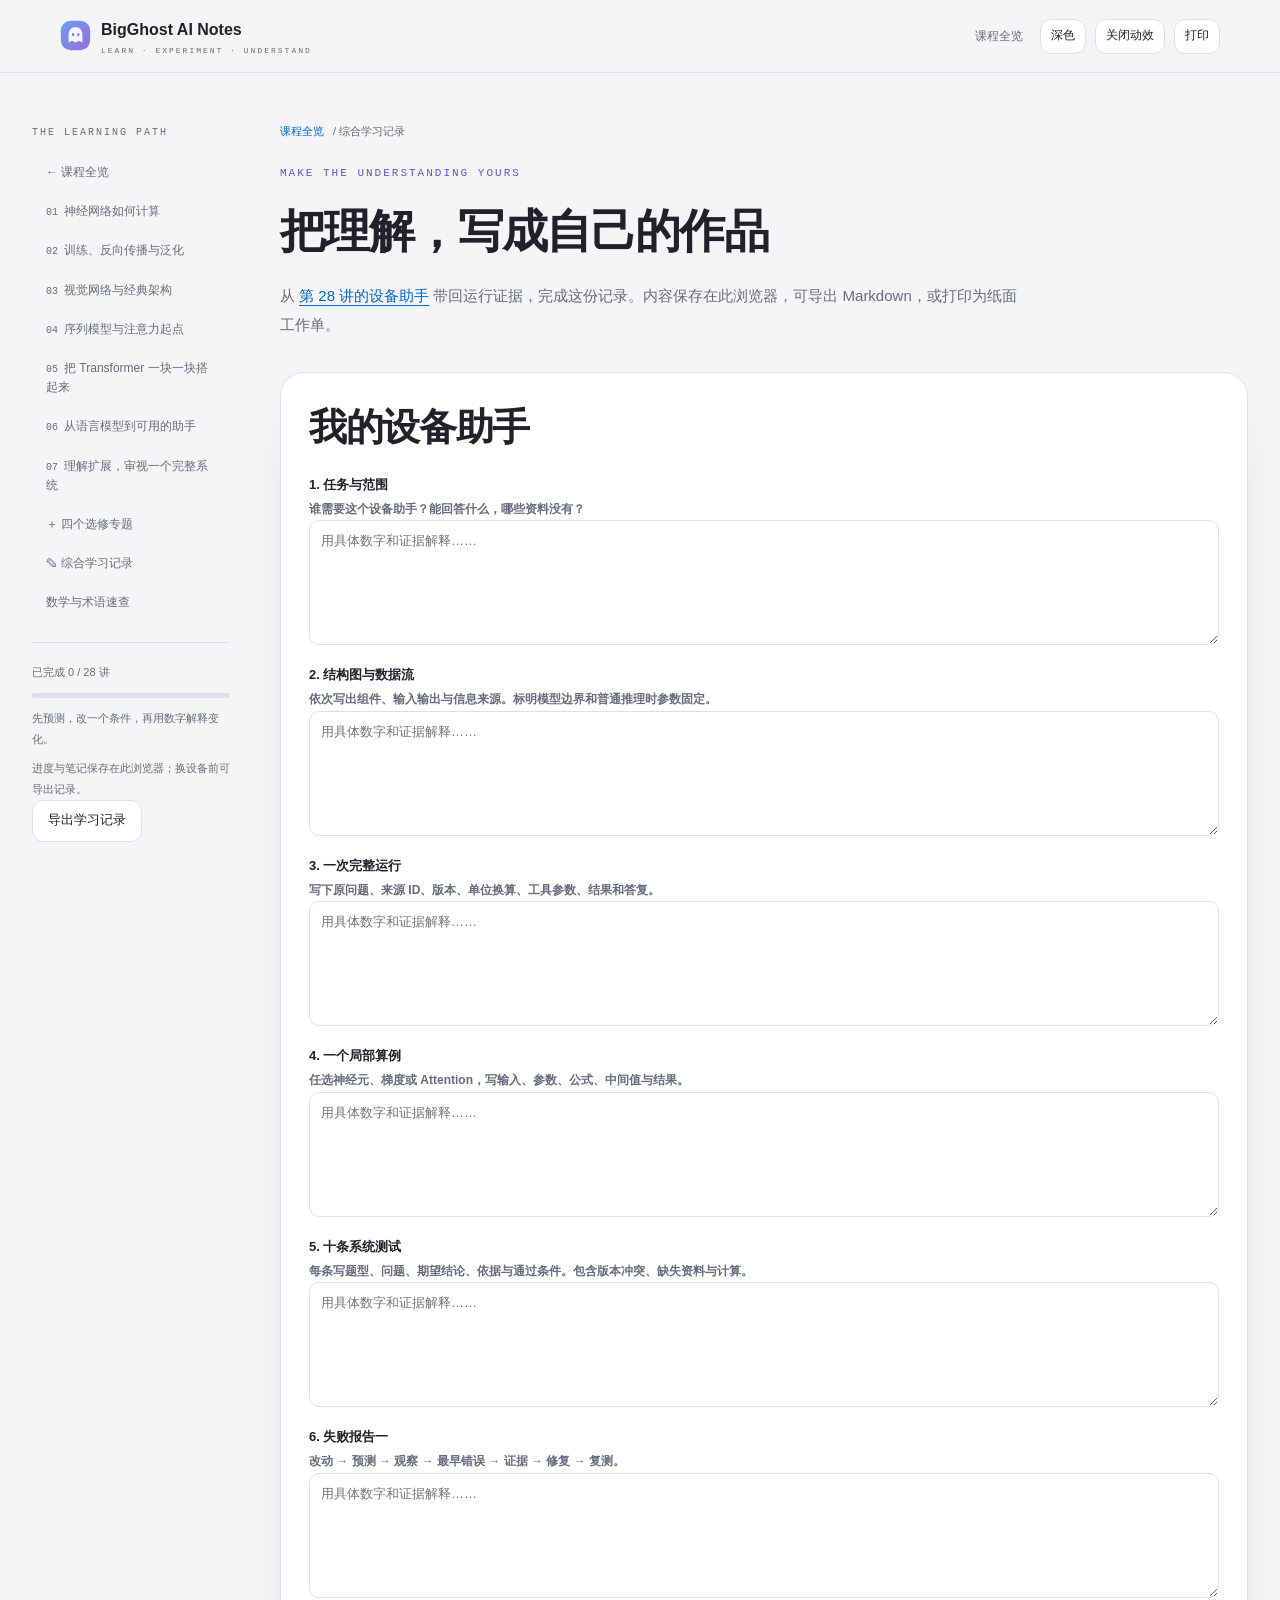
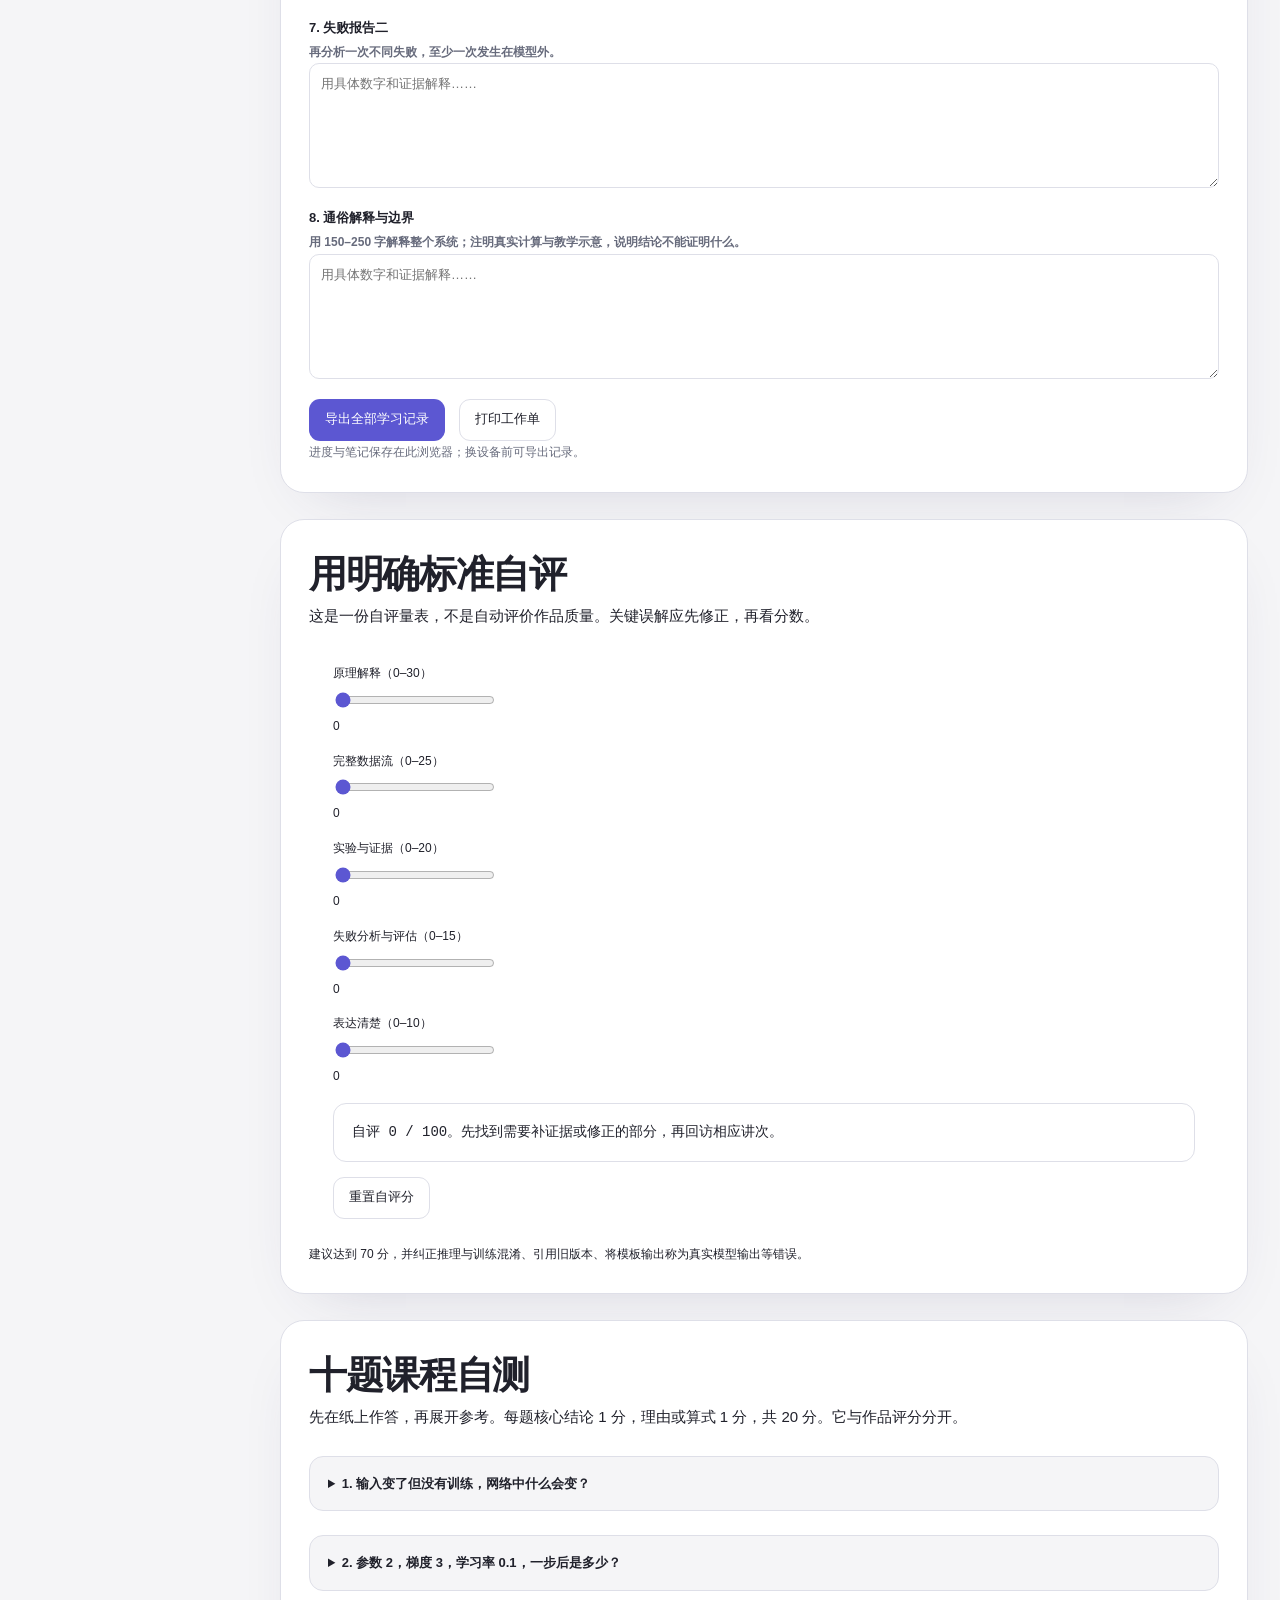
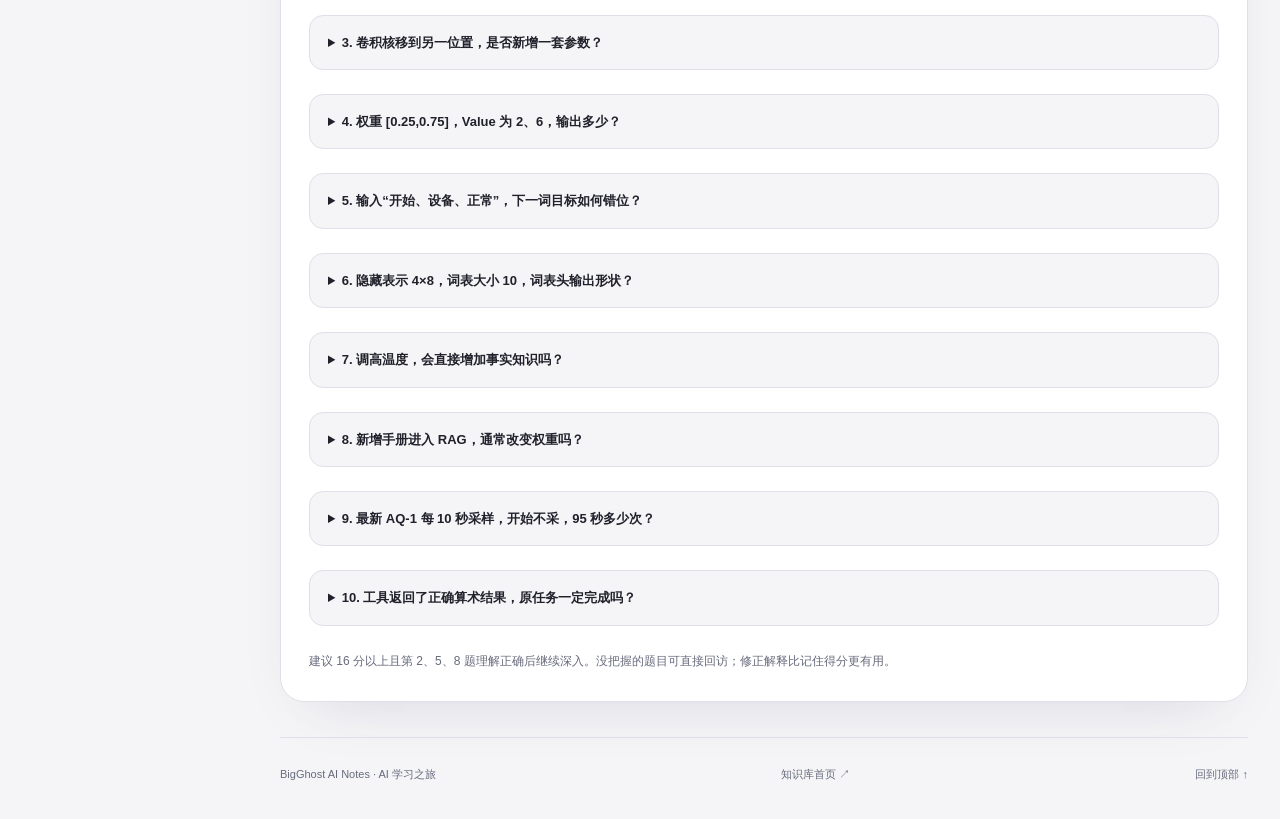
<file: site/notes/ai-foundations/workbook.html>
<!DOCTYPE html><html lang="zh-CN" data-theme="light" data-motion="on"><head><meta charset="utf-8"><meta name="viewport" content="width=device-width,initial-scale=1"><title>综合学习记录 · BigGhost AI Notes</title><meta name="description" content="用设备助手完成一次运行、局部算例、测试集与失败分析。"><meta name="theme-color" content="#f5f5f7"><link rel="icon" href="../../favicon.ico" sizes="16x16 32x32 48x48">
<link rel="icon" type="image/svg+xml" sizes="any" href="[data-uri]"><script>try{const s=localStorage.getItem('bigghost-note-ai-foundations-theme');document.documentElement.dataset.theme=s==='dark'||(!s&&matchMedia('(prefers-color-scheme: dark)').matches)?'dark':'light';document.documentElement.dataset.motion=localStorage.getItem('bigghost-note-ai-foundations-motion')==='off'||matchMedia('(prefers-reduced-motion: reduce)').matches?'off':'on';}catch(_){}</script><link rel="stylesheet" href="assets/course.css"></head><body id="top"><a class="skip" href="#main">跳转到主要内容</a><header class="topbar"><div class="wrap topinner"><a class="brand" href="../../index.html"><img src="../../favicon.svg" alt=""><span>BigGhost AI Notes<small>LEARN · EXPERIMENT · UNDERSTAND</small></span></a><div class="top-actions"><a href="index.html">课程全览</a><button data-theme-toggle>深色</button><button data-motion-toggle>关闭动效</button><button data-print>打印</button></div></div></header><div class="shell"><aside class="side"><div class="side-label">THE LEARNING PATH</div><nav aria-label="课程目录"><a href="index.html">← 课程全览</a><a href="stage-1.html" class=""><small>01</small>神经网络如何计算</a><a href="stage-2.html" class=""><small>02</small>训练、反向传播与泛化</a><a href="stage-3.html" class=""><small>03</small>视觉网络与经典架构</a><a href="stage-4.html" class=""><small>04</small>序列模型与注意力起点</a><a href="stage-5.html" class=""><small>05</small>把 Transformer 一块一块搭起来</a><a href="stage-6.html" class=""><small>06</small>从语言模型到可用的助手</a><a href="stage-7.html" class=""><small>07</small>理解扩展，审视一个完整系统</a><a href="electives.html">＋ 四个选修专题</a><a href="workbook.html">✎ 综合学习记录</a><a href="index.html#toolbox">数学与术语速查</a></nav><div class="sidenote"><p data-progress-text>已完成 0 / 28 讲</p><div class="progress-track"><div class="progress-fill"></div></div><p>先预测，改一个条件，再用数字解释变化。</p><p data-storage-status>进度与笔记保存在此浏览器。</p><button data-export>导出学习记录</button></div></aside><main id="main"><details class="mobile-nav"><summary>课程目录 · 7 个阶段</summary><nav aria-label="手机课程目录"><a href="stage-1.html" class=""><small>01</small>神经网络如何计算</a><a href="stage-2.html" class=""><small>02</small>训练、反向传播与泛化</a><a href="stage-3.html" class=""><small>03</small>视觉网络与经典架构</a><a href="stage-4.html" class=""><small>04</small>序列模型与注意力起点</a><a href="stage-5.html" class=""><small>05</small>把 Transformer 一块一块搭起来</a><a href="stage-6.html" class=""><small>06</small>从语言模型到可用的助手</a><a href="stage-7.html" class=""><small>07</small>理解扩展，审视一个完整系统</a><a href="electives.html">＋ 四个选修专题</a><a href="workbook.html">✎ 综合学习记录</a><a href="index.html#toolbox">数学与术语速查</a></nav></details><header class="stage-hero"><div class="breadcrumb"><a href="index.html">课程全览</a><span>/ 综合学习记录</span></div><div class="eyebrow">MAKE THE UNDERSTANDING YOURS</div><h1>把理解，写成自己的作品</h1><p class="lead">从 <a href="stage-7.html#lesson-28">第 28 讲的设备助手</a> 带回运行证据，完成这份记录。内容保存在此浏览器，可导出 Markdown，或打印为纸面工作单。</p></header><section class="card workbook" id="project"><h2>我的设备助手</h2><label>1. 任务与范围<p class="small muted">谁需要这个设备助手？能回答什么，哪些资料没有？</p><textarea data-note="作品 · 任务与范围" placeholder="用具体数字和证据解释……"></textarea><span class="save-status" aria-live="polite"></span></label><label>2. 结构图与数据流<p class="small muted">依次写出组件、输入输出与信息来源。标明模型边界和普通推理时参数固定。</p><textarea data-note="作品 · 结构图与数据流" placeholder="用具体数字和证据解释……"></textarea><span class="save-status" aria-live="polite"></span></label><label>3. 一次完整运行<p class="small muted">写下原问题、来源 ID、版本、单位换算、工具参数、结果和答复。</p><textarea data-note="作品 · 一次完整运行" placeholder="用具体数字和证据解释……"></textarea><span class="save-status" aria-live="polite"></span></label><label>4. 一个局部算例<p class="small muted">任选神经元、梯度或 Attention，写输入、参数、公式、中间值与结果。</p><textarea data-note="作品 · 一个局部算例" placeholder="用具体数字和证据解释……"></textarea><span class="save-status" aria-live="polite"></span></label><label>5. 十条系统测试<p class="small muted">每条写题型、问题、期望结论、依据与通过条件。包含版本冲突、缺失资料与计算。</p><textarea data-note="作品 · 十条系统测试" placeholder="用具体数字和证据解释……"></textarea><span class="save-status" aria-live="polite"></span></label><label>6. 失败报告一<p class="small muted">改动 → 预测 → 观察 → 最早错误 → 证据 → 修复 → 复测。</p><textarea data-note="作品 · 失败报告一" placeholder="用具体数字和证据解释……"></textarea><span class="save-status" aria-live="polite"></span></label><label>7. 失败报告二<p class="small muted">再分析一次不同失败，至少一次发生在模型外。</p><textarea data-note="作品 · 失败报告二" placeholder="用具体数字和证据解释……"></textarea><span class="save-status" aria-live="polite"></span></label><label>8. 通俗解释与边界<p class="small muted">用 150–250 字解释整个系统；注明真实计算与教学示意，说明结论不能证明什么。</p><textarea data-note="作品 · 通俗解释与边界" placeholder="用具体数字和证据解释……"></textarea><span class="save-status" aria-live="polite"></span></label><div class="controls"><button class="primary" data-export>导出全部学习记录</button><button data-print>打印工作单</button></div><p class="small muted" data-storage-status>记录仅保存在此浏览器。换设备或清理浏览器前，请导出保存。</p></section><section class="card" style="margin-top:26px"><h2>用明确标准自评</h2><p>这是一份自评量表，不是自动评价作品质量。关键误解应先修正，再看分数。</p><div class="lab" data-lab="rubric"><div data-rubric></div><div class="readout" data-score role="status"></div><button data-action="reset">重置自评分</button></div><p class="small">建议达到 70 分，并纠正推理与训练混淆、引用旧版本、将模板输出称为真实模型输出等错误。</p></section><section class="card" style="margin-top:26px"><h2>十题课程自测</h2><p>先在纸上作答，再展开参考。每题核心结论 1 分，理由或算式 1 分，共 20 分。它与作品评分分开。</p><details class="math-details"><summary>1. 输入变了但没有训练，网络中什么会变？</summary><div class="details-body"><p>激活与输出会变，普通推理时参数通常固定。</p><p><a href="stage-1.html#lesson-1">回访第 1 讲 →</a></p></div></details><details class="math-details"><summary>2. 参数 2，梯度 3，学习率 0.1，一步后是多少？</summary><div class="details-body"><p>2−0.1×3=1.7。反传提供梯度，优化器更新参数。</p><p><a href="stage-2.html#lesson-5">回访第 5 讲 →</a></p></div></details><details class="math-details"><summary>3. 卷积核移到另一位置，是否新增一套参数？</summary><div class="details-body"><p>不新增；不同位置共享同一套核。</p><p><a href="stage-3.html#lesson-9">回访第 9 讲 →</a></p></div></details><details class="math-details"><summary>4. 权重 [0.25,0.75]，Value 为 2、6，输出多少？</summary><div class="details-body"><p>0.25×2+0.75×6=5。</p><p><a href="stage-5.html#lesson-17">回访第 17 讲 →</a></p></div></details><details class="math-details"><summary>5. 输入“开始、设备、正常”，下一词目标如何错位？</summary><div class="details-body"><p>“设备、正常、结束”，目标相对输入错开一位。</p><p><a href="stage-6.html#lesson-21">回访第 21 讲 →</a></p></div></details><details class="math-details"><summary>6. 隐藏表示 4×8，词表大小 10，词表头输出形状？</summary><div class="details-body"><p>4×10；四个位置各给十个候选打分。</p><p><a href="stage-6.html#lesson-21">回访第 21 讲 →</a></p></div></details><details class="math-details"><summary>7. 调高温度，会直接增加事实知识吗？</summary><div class="details-body"><p>不会；主要改变给定 logits 对应分布的尖锐程度，没有训练参数。</p><p><a href="stage-6.html#lesson-21">回访第 21 讲 →</a></p></div></details><details class="math-details"><summary>8. 新增手册进入 RAG，通常改变权重吗？</summary><div class="details-body"><p>不改变；新片段进入资料库与本次上下文。</p><p><a href="stage-6.html#lesson-24">回访第 24 讲 →</a></p></div></details><details class="math-details"><summary>9. 最新 AQ-1 每 10 秒采样，开始不采，95 秒多少次？</summary><div class="details-body"><p>floor(95/10)=9 次，起点约定决定计数。</p><p><a href="stage-7.html#lesson-28">回访第 28 讲 →</a></p></div></details><details class="math-details"><summary>10. 工具返回了正确算术结果，原任务一定完成吗？</summary><div class="details-body"><p>未必；还要验证型号、版本、单位、工具输入和最终答复。</p><p><a href="stage-7.html#lesson-27">回访第 27 讲 →</a></p></div></details><p class="small muted">建议 16 分以上且第 2、5、8 题理解正确后继续深入。没把握的题目可直接回访；修正解释比记住得分更有用。</p></section><footer class="footer"><span>BigGhost AI Notes · AI 学习之旅</span><a href="../../index.html">知识库首页 ↗</a><a href="#top">回到顶部 ↑</a></footer></main></div><script src="assets/labs-workbook.js" defer></script><script src="assets/course.js" defer></script></body></html>
</file>
<file: site/notes/ai-foundations/assets/course.css>
:root{color-scheme:light;--bg:#f5f5f7;--surface:#fff;--ink:#20212b;--muted:#676b7c;--line:#dedfe8;--accent:#5c57d2;--blue:#0066cc;--soft:#eeeef9;--glass:#f5f5f7e8;--shadow:0 24px 60px -34px #36306035;--good:#226846;--warn:#925210;--mono:ui-monospace,SFMono-Regular,Menlo,Consolas,monospace}
html[data-theme=dark]{color-scheme:dark;--bg:#0c0e16;--surface:#171b28;--ink:#f0f1f8;--muted:#a5aabd;--line:#2c3041;--accent:#b2a4ff;--blue:#80b6ff;--soft:#24283e;--glass:#0c0e16e8;--shadow:0 24px 60px -30px #0008;--good:#97d9b4;--warn:#ffca96}
*{box-sizing:border-box}html{scroll-behavior:smooth;scroll-padding-top:98px}body{margin:0;background:var(--bg);color:var(--ink);font:15px/1.9 -apple-system,BlinkMacSystemFont,"PingFang SC","Microsoft YaHei",sans-serif;-webkit-font-smoothing:antialiased}a{color:var(--blue);text-underline-offset:4px}button,input,select,textarea{font:inherit;color:inherit;max-width:100%}button,summary,select{cursor:pointer}button,a,input,select,textarea,summary{-webkit-tap-highlight-color:transparent}button:focus-visible,a:focus-visible,input:focus-visible,select:focus-visible,textarea:focus-visible,summary:focus-visible{outline:3px solid #8298f4;outline-offset:4px}h1,h2,h3,h4{line-height:1.42;letter-spacing:-.035em}h1,h2,h3,h4,p{margin:0}h1{font-size:clamp(38px,4.5vw,64px);font-weight:700}h2{font-size:clamp(27px,3vw,38px)}h3{font-size:21px}h4{font-size:17px}p+p{margin-top:15px}ul,ol{padding-left:23px}li+li{margin-top:7px}li::marker{color:var(--accent)}[hidden]{display:none!important}::selection{background:#a9a5ff55}code{font: .9em/1.7 var(--mono);overflow-wrap:anywhere;background:var(--soft);padding:3px 6px;border-radius:5px}pre{white-space:pre-wrap;overflow-wrap:anywhere;background:var(--soft);padding:16px;border-radius:14px;font:13px/1.8 var(--mono)}svg{max-width:100%;height:auto}svg text{font-family:inherit}canvas{max-width:100%;height:auto}label{cursor:pointer}input[type=range]{accent-color:var(--accent);width:160px;max-width:100%}input[type=checkbox],input[type=radio]{accent-color:var(--accent)}select,input[type=number],input[type=text],textarea{border:1px solid var(--line);background:var(--surface);border-radius:10px;padding:8px 11px;min-height:42px}textarea{display:block;width:100%;resize:vertical;min-height:125px}button,.button{display:inline-flex;align-items:center;justify-content:center;gap:7px;min-height:42px;padding:8px 15px;border-radius:11px;border:1px solid var(--line);background:var(--surface);text-decoration:none;font-size:13px;line-height:1.6;transition:background .2s,transform .2s;color:var(--ink)}button:hover,.button:hover{background:var(--soft)}button:disabled{opacity:.5;cursor:default}.button.primary,button.primary{background:var(--accent);color:#fff;border-color:transparent}html[data-theme=dark] .button.primary,html[data-theme=dark] button.primary{color:#171328}button[aria-pressed=true]{border-color:var(--accent);background:var(--soft);color:var(--accent)}.skip{position:fixed;top:-90px;left:16px;z-index:50;background:var(--surface);padding:12px 20px;border-radius:10px}.skip:focus{top:8px}.wrap{width:min(1160px,calc(100% - 72px));margin:auto}.topbar{position:sticky;top:0;z-index:30;background:var(--glass);backdrop-filter:blur(20px);border-bottom:1px solid var(--line)}.topinner{min-height:72px;display:flex;align-items:center;justify-content:space-between;gap:20px}.brand{display:flex;gap:10px;align-items:center;color:var(--ink);text-decoration:none;font-weight:700;font-size:16px}.brand img{width:31px;height:31px}.brand small{display:block;font:8px/1.5 var(--mono);letter-spacing:2px;color:var(--muted)}.top-actions{display:flex;gap:9px;align-items:center}.top-actions>a{font-size:12px;text-decoration:none;color:var(--muted);margin-right:8px}.top-actions button{min-height:35px;padding:5px 10px;font-size:12px}.eyebrow{font:11px/1.7 var(--mono);letter-spacing:2px;color:var(--accent);text-transform:uppercase;margin-bottom:16px}.gradient{background:linear-gradient(115deg,#347ddb,#7657cf 75%);color:transparent;background-clip:text;-webkit-background-clip:text}html[data-theme=dark] .gradient{background-image:linear-gradient(115deg,#91c1ff,#c0a6ff)}.hero{padding:60px 0 44px}.hero p{color:var(--muted);max-width:640px;margin-top:20px;font-size:16px}.hero-home{display:grid;grid-template-columns:1.12fr 1fr;align-items:center;gap:42px;min-height:465px}.hero-home h1 span{display:block}.hero-actions{display:flex;gap:12px;flex-wrap:wrap;margin-top:26px}.hero-actions .button{border-radius:99px;padding:11px 21px}.hero-meta{display:flex;gap:22px;font-size:11px;color:var(--muted);margin-top:24px}.hero-meta b{font-size:17px;color:var(--ink);margin-right:4px}.hero-diagram{background:linear-gradient(150deg,#edf3ff,#ece7fc);padding:26px;border-radius:30px;border:1px solid #b8c4e050;box-shadow:var(--shadow)}html[data-theme=dark] .hero-diagram{background:linear-gradient(150deg,#192940,#29223e)}.hero-diagram svg{display:block;width:100%}.diagram-caption{font-size:11px;color:var(--muted);text-align:center;margin-top:12px}.section-top{display:flex;align-items:end;justify-content:space-between;gap:20px;margin:28px 0 20px}.section-top p{font-size:13px;color:var(--muted);margin-top:8px}.card{background:var(--surface);border:1px solid var(--line);border-radius:24px;padding:28px;box-shadow:var(--shadow)}.orientation{display:grid;grid-template-columns:1fr 1fr 1fr;gap:16px;margin:12px 0 46px}.orientation .card{padding:23px;box-shadow:none}.orientation .num{color:var(--accent);font:11px var(--mono);margin-bottom:12px}.orientation h3{font-size:17px}.orientation p{font-size:13px;color:var(--muted);margin-top:10px}.roadmap{display:grid;gap:16px}.stage-card{display:grid;grid-template-columns:64px minmax(0,1fr) 290px;gap:24px;align-items:start;padding:27px 30px;background:var(--surface);border:1px solid var(--line);border-radius:24px}.stage-number{height:48px;width:48px;background:var(--soft);border:1px solid var(--line);border-radius:15px;display:grid;place-items:center;color:var(--accent);font:18px var(--mono)}.stage-card h3 a{color:var(--ink);text-decoration:none}.stage-card h3 a:hover{color:var(--accent)}.stage-card p{color:var(--muted);font-size:13px;margin-top:9px}.stage-card .stage-lessons{margin:0;padding:0;list-style:none}.stage-lessons li+li{margin-top:4px}.stage-lessons a{display:flex;gap:12px;font-size:12px;text-decoration:none;line-height:1.75;padding:3px 0}.stage-lessons b{font:10px/2 var(--mono);color:var(--muted)}.stage-card .stage-link{display:inline-block;margin-top:14px;font-size:12px;text-decoration:none;color:var(--accent)}.stage-status{font-size:11px;color:var(--muted);margin-top:8px}.course-search{display:block;width:290px}.empty-search{padding:30px;text-align:center}.shell{width:min(1400px,calc(100% - 64px));margin:auto;display:grid;grid-template-columns:210px minmax(0,1fr);gap:38px}.side{position:sticky;top:103px;align-self:start;max-height:calc(100vh - 125px);overflow:auto;padding:24px 12px 20px 0;font-size:12px}.side-label{color:var(--muted);font:10px var(--mono);letter-spacing:2px;margin-bottom:15px}.side nav a{display:block;text-decoration:none;color:var(--muted);padding:10px 12px;border-left:2px solid transparent;border-radius:0 9px 9px 0;line-height:1.6}.side nav a.current{color:var(--accent);background:var(--soft);border-left-color:var(--accent)}.side nav small{font:10px var(--mono);margin-right:6px}.side .lesson-nav{padding:0 0 12px 10px}.side .lesson-nav a{font-size:11px;padding:7px 9px}.side .lesson-nav a.active{color:var(--accent);font-weight:650}.sidenote{color:var(--muted);border-top:1px solid var(--line);padding-top:19px;margin-top:20px;font-size:11px}.sidenote p+p{margin-top:8px}.progress-track{height:5px;border-radius:5px;background:var(--line);margin:10px 0;overflow:hidden}.progress-fill{height:100%;background:linear-gradient(90deg,#5395e8,#936add);width:0}.progress-text{font-size:11px;color:var(--muted)}main{min-width:0}.stage-hero{padding:48px 0 33px}.stage-hero h1{font-size:clamp(34px,3.6vw,49px);max-width:800px}.stage-hero .lead{margin-top:18px;color:var(--muted);max-width:750px;font-size:15px}.breadcrumb{display:flex;gap:9px;flex-wrap:wrap;font-size:11px;color:var(--muted);margin-bottom:22px}.breadcrumb a{text-decoration:none}.stage-overview{display:grid;grid-template-columns:1.25fr 1fr;gap:24px;margin:18px 0 40px}.stage-overview .card{padding:23px;box-shadow:none}.stage-overview h2{font-size:17px}.stage-overview ul{margin:12px 0 0;font-size:13px}.stage-overview p{font-size:13px;color:var(--muted);margin-top:12px}.lesson{margin:0 0 32px;background:var(--surface);border:1px solid var(--line);border-radius:24px;padding:36px;box-shadow:var(--shadow);scroll-margin-top:94px}.lesson-header{padding-bottom:24px;border-bottom:1px solid var(--line);margin-bottom:26px}.lesson-header .eyebrow{margin-bottom:9px}.lesson-header p{margin-top:13px;color:var(--muted);font-size:16px}.lesson-part{margin-top:25px}.lesson-part h3{font-size:19px;margin-bottom:12px}.lesson-part p,.lesson-part li{line-height:1.95}.lesson-part>:last-child{margin-bottom:0}.callout{border-left:3px solid var(--accent);background:var(--soft);padding:16px 19px;border-radius:0 13px 13px 0;margin:19px 0;font-size:14px}.callout>:last-child{margin-bottom:0}.flow{display:flex;flex-wrap:wrap;gap:8px;align-items:center;margin:20px 0;font-size:12px}.flow>span{padding:10px 13px;background:var(--soft);border:1px solid var(--line);border-radius:10px}.flow>span+span:before{content:'→';margin-right:10px;color:var(--accent)}.formula{padding:16px 20px;border:1px solid var(--line);background:var(--soft);border-radius:13px;margin:16px 0;overflow-wrap:anywhere;font-family:var(--mono);font-size:14px}.formula code{background:none}.math-details,.explore-details{border:1px solid var(--line);border-radius:14px;margin:24px 0;background:var(--bg)}summary{padding:15px 18px;font-weight:600;font-size:13px;line-height:1.8}.details-body{padding:0 19px 18px;font-size:14px}.details-body>:last-child{margin-bottom:0}.table-wrap{overflow-x:auto;margin:18px 0;border:1px solid var(--line);border-radius:13px}table{width:100%;border-collapse:collapse;font-size:13px;text-align:left}th,td{padding:11px 14px;border-bottom:1px solid var(--line);vertical-align:top}th{font-weight:600;background:var(--soft)}tr:last-child td{border-bottom:0}.lab-box{margin:28px 0;border:1px solid var(--line);border-radius:20px;overflow:clip;background:var(--bg)}.lab-heading{padding:22px 24px;border-bottom:1px solid var(--line);background:var(--soft)}.lab-heading .eyebrow{font-size:10px;margin-bottom:6px}.lab-heading h3{font-size:20px}.lab-heading p{font-size:12px;color:var(--muted);margin-top:9px}.lab-task{padding:16px 24px 0;font-size:13px;color:var(--accent);font-weight:550}.lab{padding:20px 24px 24px;min-width:0}.lab h4{margin:16px 0 10px}.lab-output{margin-top:18px}.lab .controls{margin-bottom:17px}.controls{display:flex;gap:14px;align-items:end;flex-wrap:wrap}.control{display:grid;gap:5px;font-size:12px;min-width:0}.controls>label{font-size:12px}.controls .control{flex:0 1 auto}.readout{padding:15px 18px;background:var(--surface);border:1px solid var(--line);border-radius:13px;font-family:var(--mono);font-size:14px;margin:15px 0;overflow-wrap:anywhere}.stats{display:grid;grid-template-columns:repeat(auto-fit,minmax(min(145px,100%),1fr));gap:12px;margin:16px 0}.stat{background:var(--surface);border:1px solid var(--line);border-radius:12px;padding:13px;font-size:13px;min-width:0}.stat b,.stat strong{display:block;color:var(--accent);font-size:21px}.plot{display:block;max-width:100%;width:100%;background:var(--surface);border-radius:14px;border:1px solid var(--line)}.lab-explanation{font-size:12px;border-top:1px solid var(--line);padding:17px 24px;color:var(--muted)}.lab-explanation summary{padding:0}.lab-explanation .details-body{padding:13px 0 0}.lab-explanation p+p{margin-top:9px}.token{display:inline-block;padding:5px 9px;border:1px solid var(--line);border-radius:8px;background:var(--surface);margin:3px;font:12px var(--mono)}.matrix{font-family:var(--mono);display:grid;gap:5px}.quiz{margin-top:26px;padding-top:23px;border-top:1px solid var(--line)}.quiz h3{font-size:18px;margin-bottom:16px}.quiz fieldset{border:0;padding:0;margin:0 0 22px;min-width:0}.quiz legend{font-size:14px;font-weight:550;margin-bottom:10px}.quiz .quiz-option{display:flex;gap:10px;align-items:baseline;font-size:13px;border:1px solid var(--line);border-radius:10px;padding:9px 13px;margin-bottom:7px;background:var(--bg)}.quiz-option input{flex:none}.quiz-feedback{font-size:13px;min-height:0;margin-top:10px}.quiz-feedback:not(:empty){padding:12px 16px;border-radius:10px;background:var(--soft)}.quiz-feedback.correct{color:var(--good)}.quiz-answer{font-size:12px;margin-top:10px;color:var(--muted)}.quiz-answer summary{padding:6px 0;font-weight:400}.lesson-end{margin-top:22px;padding-top:20px;border-top:1px solid var(--line);display:flex;gap:20px;align-items:center;justify-content:space-between}.lesson-end p{font-size:12px;color:var(--muted);flex:1}.lesson-end button{flex:none}.checkpoint{margin-bottom:30px}.checkpoint h2{font-size:25px;margin-bottom:15px}.checkpoint p{margin-bottom:14px}.checkpoint textarea{margin:13px 0}.save-status{font-size:11px;color:var(--muted);min-height:20px}.source-list{padding:0;list-style:none}.source-list li{padding:13px 0;border-bottom:1px solid var(--line)}.source-list li:last-child{border:0}.source-list a{font-size:13px}.source-list p{font-size:12px;color:var(--muted);margin:4px 0 0}.page-nav{display:flex;justify-content:space-between;gap:15px;margin:35px 0}.page-nav a{font-size:13px;text-decoration:none}.footer{padding:26px 0 35px;margin-top:35px;border-top:1px solid var(--line);color:var(--muted);font-size:11px;display:flex;gap:20px;justify-content:space-between}.footer a{color:var(--muted);text-decoration:none}.mobile-nav{display:none}.muted{color:var(--muted)}.small{font-size:12px}.print-only{display:none}.legend{display:flex;gap:14px;flex-wrap:wrap;font-size:11px;color:var(--muted);margin-top:13px}.legend span:before{content:'●';color:var(--blue);margin-right:5px}.legend span:nth-child(2):before{content:'◆';color:var(--accent)}.legend span:nth-child(3):before{content:'□';color:var(--warn)}.lab svg text{fill:var(--ink)}.elective-grid{display:grid;grid-template-columns:1fr 1fr;gap:16px}.elective-grid a{color:var(--ink);text-decoration:none}.elective-grid p{font-size:13px;color:var(--muted);margin-top:10px}.pixel-grid{display:grid;grid-template-columns:repeat(8,1fr);gap:3px;width:256px;max-width:100%;touch-action:none}.pixel-grid button{border-radius:3px;padding:0;min-height:0;aspect-ratio:1}.mini-grid{display:grid;grid-template-columns:repeat(4,1fr);gap:4px;width:220px;max-width:100%}.mini-grid button{min-height:0;aspect-ratio:1;padding:0;border-radius:5px}.workbook label{display:block;font-size:13px;font-weight:600;margin:18px 0 9px}.workbook textarea{font-weight:400}.workbook .controls{margin-top:20px}.workbook .controls label{margin:0}.number-badge{display:inline-grid;place-items:center;background:var(--soft);color:var(--accent);width:29px;height:29px;border-radius:9px;font:12px var(--mono);margin-right:10px}
@media(max-width:1050px){.shell{grid-template-columns:175px minmax(0,1fr);gap:25px;width:calc(100% - 44px)}.lesson{padding:27px}.stage-card{grid-template-columns:48px minmax(0,1fr);gap:20px}.stage-card .stage-lessons{grid-column:2}.hero-home{gap:25px}.hero-diagram{padding:18px}}
@media(max-width:800px){.wrap{width:calc(100% - 40px)}.shell{display:block;width:calc(100% - 40px)}.side{display:none}.mobile-nav{display:block;margin-top:22px}.mobile-nav summary{background:var(--surface);border:1px solid var(--line);border-radius:12px}.mobile-nav nav{display:grid;gap:3px;padding:12px;border:1px solid var(--line);border-radius:12px;margin-top:6px}.mobile-nav a{font-size:12px;text-decoration:none;padding:6px}.hero-home{grid-template-columns:1.1fr .9fr}.hero-home h1{font-size:42px}.orientation{gap:10px}.orientation .card{padding:18px}.stage-hero{padding-top:28px}.stage-overview{margin-bottom:25px}.hero{padding-top:40px}.course-search{width:220px}}
@media(max-width:600px){body{font-size:14px}.wrap,.shell{width:calc(100% - 28px)}.topinner{min-height:65px;gap:8px}.brand{font-size:13px;gap:8px}.brand img{width:28px;height:28px}.brand small{font-size:7px;letter-spacing:1.2px}.top-actions{gap:6px}.top-actions>a{display:none}.top-actions button{font-size:11px;padding:4px 8px}.hero-home{display:block;min-height:0}.hero-home h1{font-size:43px;letter-spacing:-2px}.hero p{font-size:14px}.hero-diagram{margin-top:30px;padding:15px 25px;border-radius:24px}.hero-diagram svg{max-height:260px}.hero-meta{gap:18px}.orientation{grid-template-columns:1fr;margin-bottom:28px}.orientation .card{padding:20px}.orientation .num{float:left;margin:4px 13px 0 0}.orientation p{margin-left:30px;margin-top:7px}.section-top{display:block}.course-search{width:100%;margin-top:16px}.stage-card{padding:22px 18px;gap:12px;grid-template-columns:37px minmax(0,1fr);border-radius:20px}.stage-number{width:34px;height:34px;font-size:14px;border-radius:11px}.stage-card h3{font-size:20px}.stage-card .stage-lessons{grid-column:1/-1;padding-top:12px;border-top:1px solid var(--line)}.stage-card p{font-size:12px}.stage-lessons a{padding:5px 0}.stage-overview{grid-template-columns:1fr;gap:12px}.stage-hero h1{font-size:34px}.stage-hero .lead{font-size:14px}.lesson{padding:24px 18px;border-radius:20px;margin-bottom:22px}.lesson h2{font-size:27px}.lesson-header p{font-size:14px}.lesson-part h3{font-size:18px}.lesson-part{margin-top:22px}.lab-heading,.lab{padding:18px 14px}.lab-task{padding:14px 14px 0}.lab-heading h3{font-size:18px}.lab-explanation{padding:15px 14px}.controls{gap:12px}.controls input[type=range]{width:130px}.controls .control{flex:1 1 120px}.controls select{width:100%}.readout{padding:12px;font-size:12px}.stats{grid-template-columns:repeat(2,minmax(0,1fr))}.stat{padding:10px;font-size:12px}.stat strong,.stat b{font-size:18px}.lab-box{border-radius:15px}.lesson-end{align-items:start;flex-direction:column;gap:12px}.card{padding:22px;border-radius:20px}.elective-grid{grid-template-columns:1fr}.flow{gap:6px}.flow>span{padding:8px 10px;font-size:11px}th,td{padding:9px 10px;font-size:12px}.footer{font-size:10px;gap:10px}.page-nav a{font-size:12px}.formula{font-size:12px;padding:13px}.hero-actions .button{font-size:12px;padding:10px 17px}}
@media(prefers-reduced-motion:reduce){html{scroll-behavior:auto}*,*:before,*:after{animation:none!important;transition:none!important}}
html[data-motion=off]{scroll-behavior:auto}html[data-motion=off] *,html[data-motion=off] *:before,html[data-motion=off] *:after{animation:none!important;transition:none!important}
@media print{ :root,html[data-theme=dark]{color-scheme:light;--bg:#fff;--surface:#fff;--ink:#1d1d1f;--muted:#555;--line:#ccc;--accent:#5844a1;--blue:#145da4;--soft:#f1f1f6;--good:#245f43;--warn:#83501f}body{font-size:10pt;line-height:1.7;background:#fff}.topbar,.side,.mobile-nav,.skip,.hero-actions,.course-search,.page-nav,.lesson-end button,.controls,.quiz button,.quiz-feedback,.workbook button,.lab button[data-action],.save-status{display:none!important}.wrap,.shell{display:block;width:100%;max-width:none}.hero{padding:15px 0}.hero-home{display:block;min-height:0}.hero-home h1,h1{font-size:29pt}.hero-diagram{width:350px;margin-top:20px;break-inside:avoid}.hero-meta{margin-top:15px}.stage-hero{padding:0 0 20px}.stage-hero h1{font-size:27pt}.stage-overview{display:block;margin-bottom:20px}.stage-overview .card{margin-top:10px}.lesson{padding:20px 0;border:0;border-radius:0;box-shadow:none;margin-bottom:10px;break-before:page}.lesson h2{font-size:22pt}.lesson-part h3{font-size:14pt}.lesson-part{margin-top:17px}h2,h3,h4{break-after:avoid}.card,.stage-card{box-shadow:none}.lab-box{overflow:visible;break-inside:auto}.lab-heading,.lab{padding:14px}.lab-heading{break-after:avoid}.plot{max-height:270px;width:auto;max-width:100%}.lab-explanation{display:block}.lab svg,.lab canvas{break-inside:avoid;max-height:280px}.table-wrap{overflow:visible}table{font-size:9pt;width:100%;table-layout:auto}th,td{font-size:9pt;padding:7px;overflow-wrap:anywhere}.quiz fieldset{break-inside:avoid}.quiz-option{padding:6px!important;font-size:10pt!important}.quiz-answer{display:block}.print-only{display:block}.math-details,.explore-details{break-inside:auto}details>summary{break-after:avoid}details>.details-body{display:block!important}details{content-visibility:visible!important}details::details-content{content-visibility:visible;height:auto!important;display:block!important}.quiz-answer>div{display:block!important}.lesson-end{display:block}.orientation,.elective-grid{display:block}.orientation .card,.elective-grid .card{margin:10px 0}.roadmap{display:block}.stage-card{margin-bottom:14px;break-inside:avoid}.source-list li{break-inside:avoid}.workbook textarea{display:none}.print-note{white-space:pre-wrap;overflow-wrap:anywhere;border:1px solid #ddd;padding:10px;min-height:50px}.footer{margin-top:20px}*{animation:none!important;transition:none!important;print-color-adjust:exact;-webkit-print-color-adjust:exact}}

@media(max-width:600px){.top-actions button{white-space:nowrap;flex-shrink:0}.brand{line-height:1.3}.brand>span{max-width:110px}.brand small{display:none}}

.export-dialog{width:min(720px,calc(100% - 28px));max-height:85dvh;overflow:auto;border:1px solid var(--line);border-radius:24px;padding:25px;background:var(--surface);color:var(--ink);box-shadow:0 25px 90px #0004}.export-dialog::backdrop{background:#11182780;backdrop-filter:blur(4px)}.export-dialog h2{font-size:25px}.export-dialog p{margin:10px 0}.export-dialog textarea{height:280px;margin:16px 0;font-size:13px}.export-dialog .controls{margin-top:15px}

/* Reader-facing definitions, comparison notes and short calculation steps. */
.lesson-part > :is(ul,ol),.details-body > :is(ul,ol){margin:14px 0;padding-left:25px}
.lesson-part > :is(ul,ol) > li + li,.details-body > :is(ul,ol) > li + li{margin-top:11px}
.lesson-part > :last-child,.details-body > :last-child{margin-bottom:0}
.concept-list{display:grid;gap:12px;margin:16px 0}
.concept-list > div{padding:15px 18px;border:1px solid var(--line);border-radius:12px;background:var(--bg);min-width:0}
.concept-list dt{font-weight:650;line-height:1.6;margin-bottom:6px}
.concept-list dd{margin:0;line-height:1.85}
.reading-note{border-left:3px solid var(--accent);border-radius:0 10px 10px 0;background:var(--soft);padding:14px 17px;margin:16px 0;line-height:1.85}
.lesson-part .explore-details{margin:16px 0;border-top:1px solid var(--line);border-bottom:1px solid var(--line)}
.lesson-part .explore-details > summary{color:var(--accent);font-size:13px}
.lesson-part .explore-details .details-body{padding:0 0 15px}
@media(max-width:600px){.concept-list > div{padding:12px 14px}.reading-note{padding:12px 14px}.lesson-part > :is(ul,ol),.details-body > :is(ul,ol){padding-left:21px}}
@media print{.concept-list > div,.reading-note{break-inside:avoid}.concept-list > div{padding:8px 12px}.concept-list{gap:8px}.lesson-part li{break-inside:avoid}}
@media screen and (max-width:600px){
 .concept-table{display:block;min-width:0}
 .concept-table thead{position:absolute;width:1px;height:1px;overflow:hidden;clip-path:inset(50%);white-space:nowrap}
 .concept-table tbody{display:grid;gap:12px}
 .concept-table tr{display:block;border:1px solid var(--line);border-radius:12px;padding:12px 14px;background:var(--bg)}
 .concept-table td{display:block;padding:0;border:0;font-size:13px;background:transparent}
 .concept-table td+td{margin-top:10px}
 .concept-table td::before{content:attr(data-label);display:block;color:var(--muted);font-size:11px;margin-bottom:3px}
 .concept-table td:first-child{font-size:14px}
}
</file>
